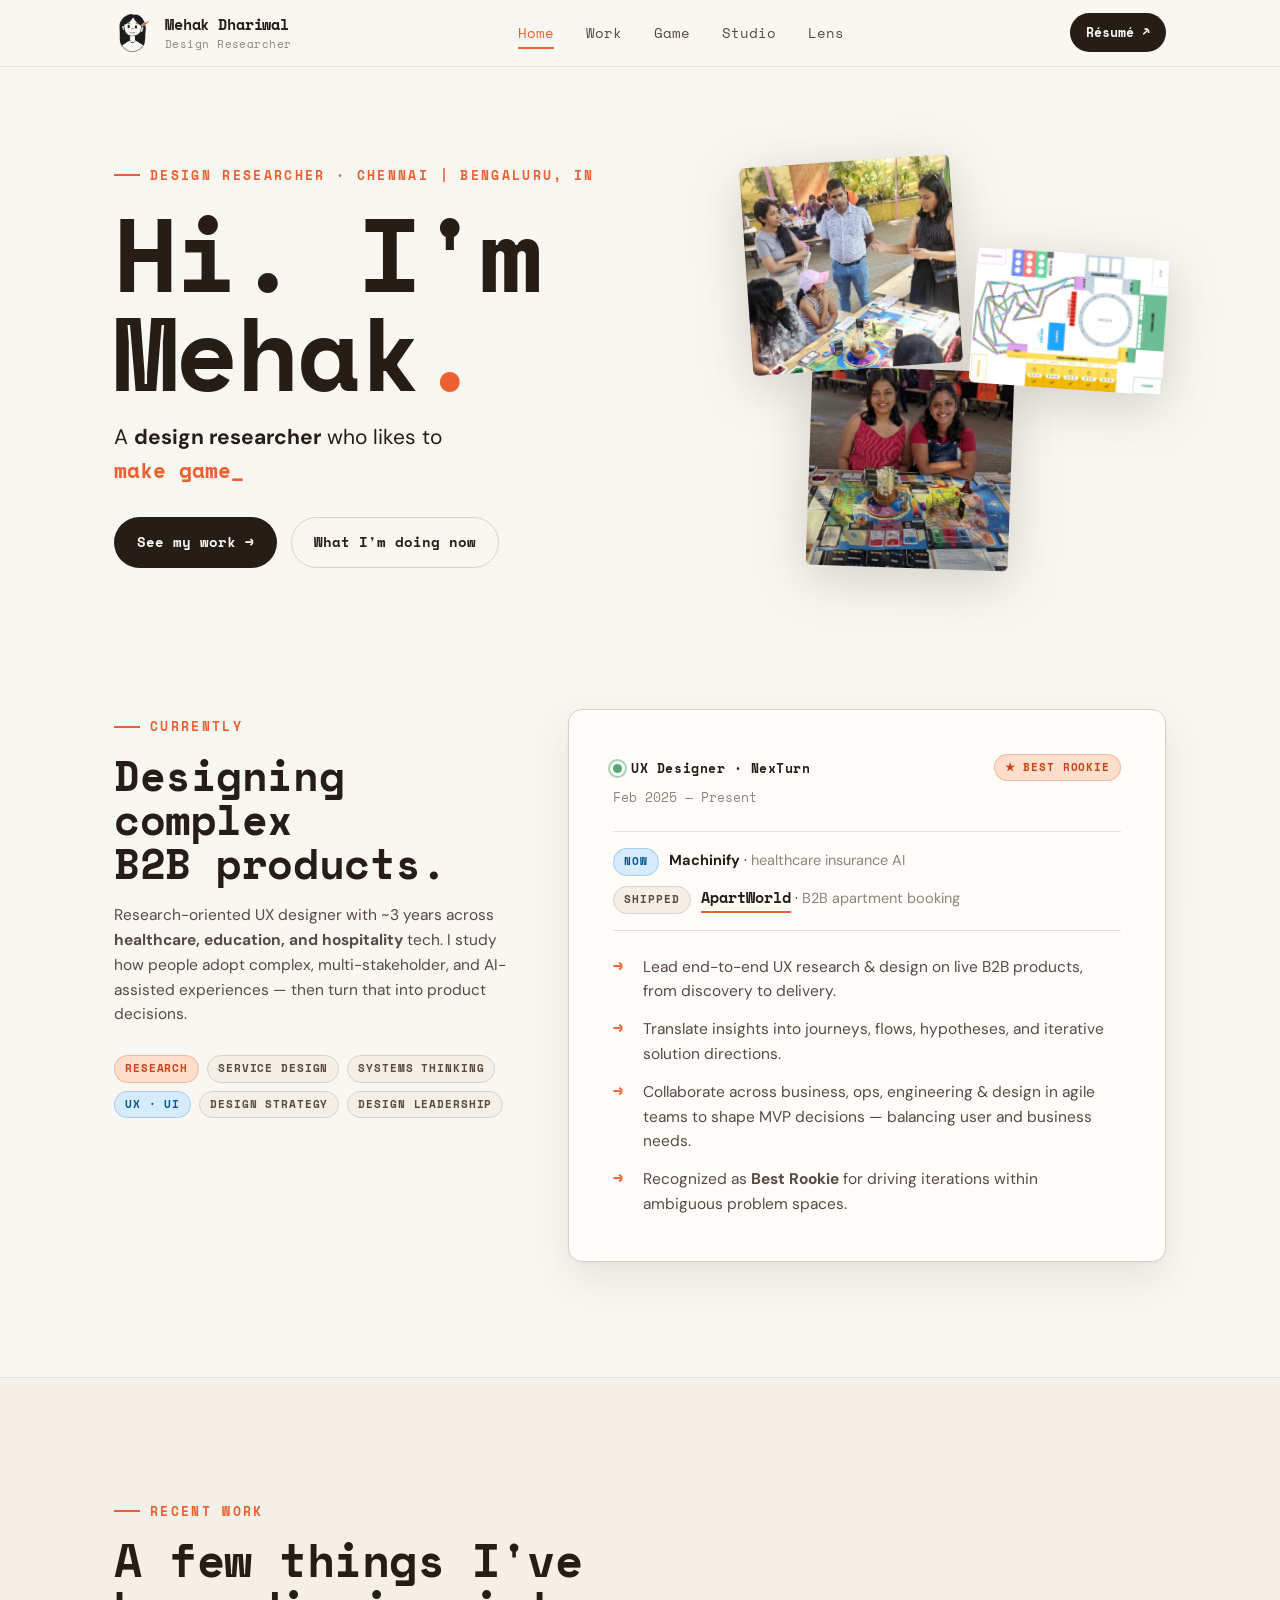
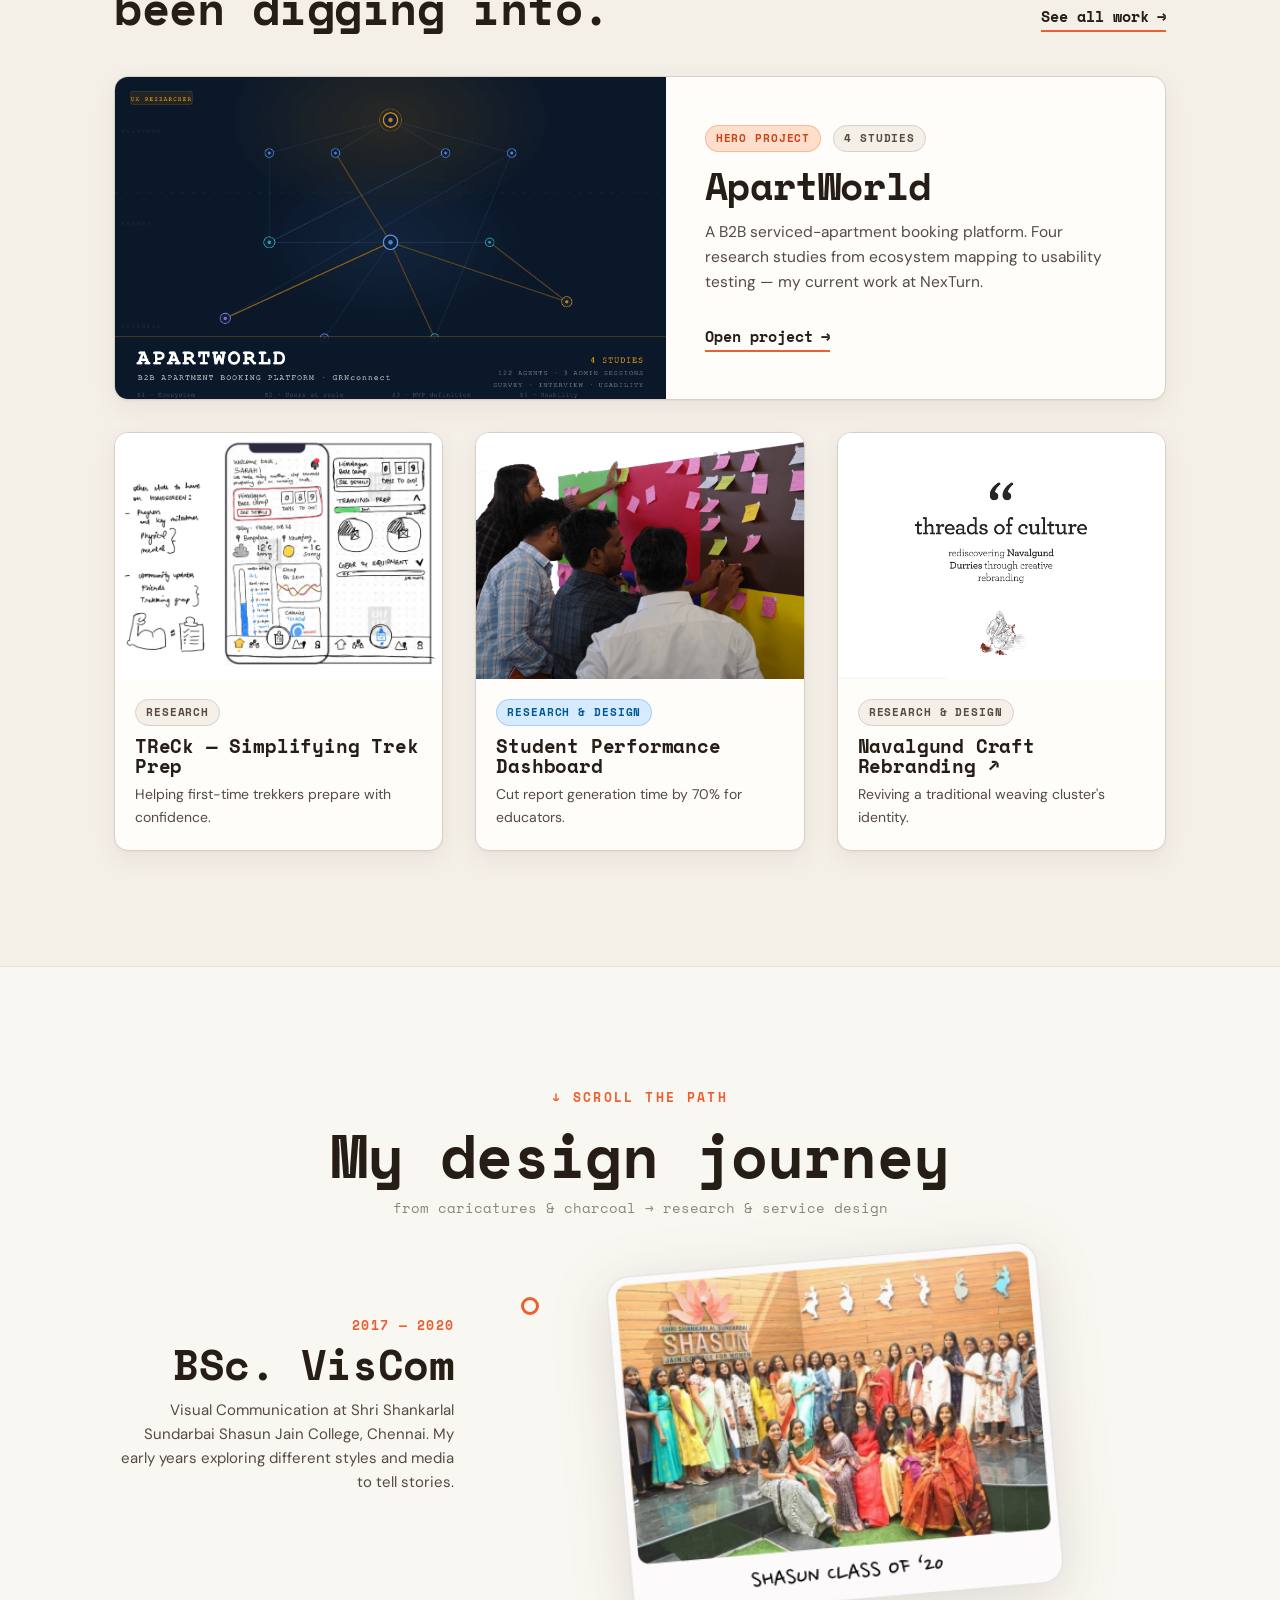
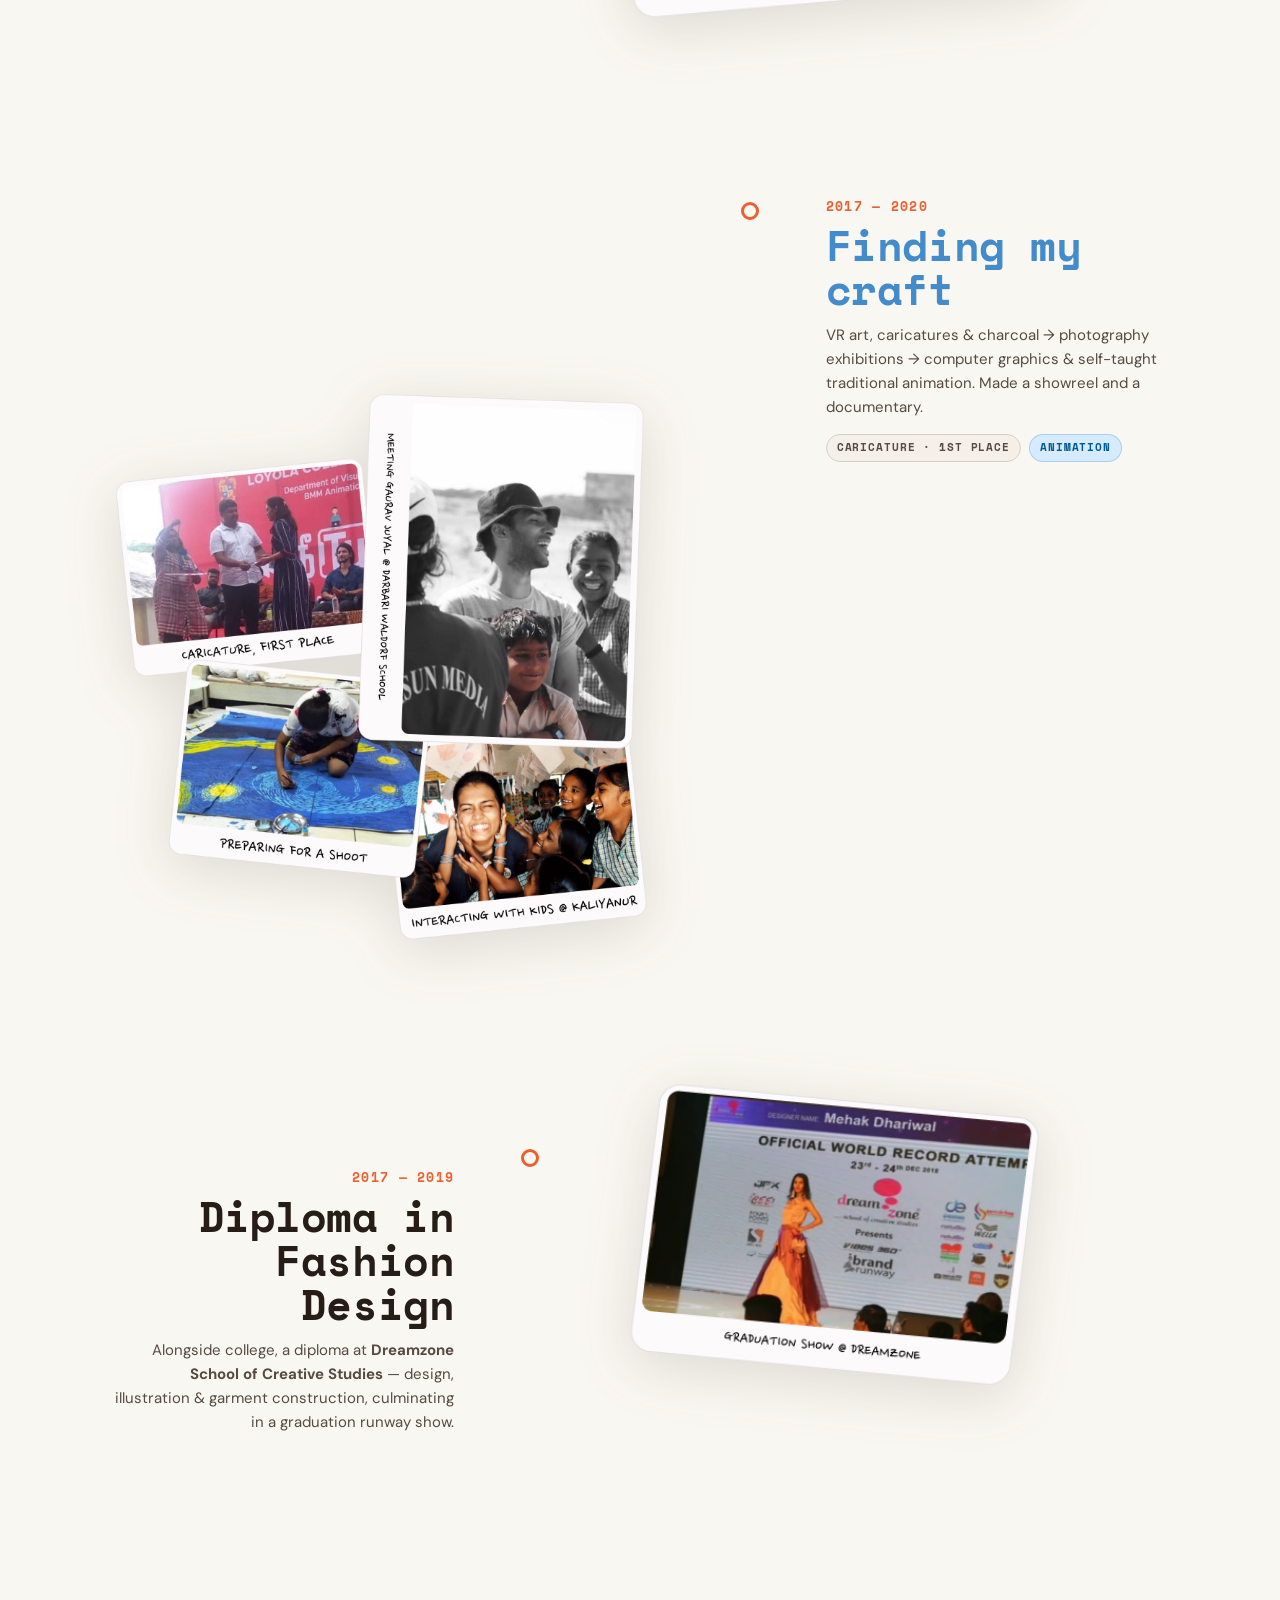
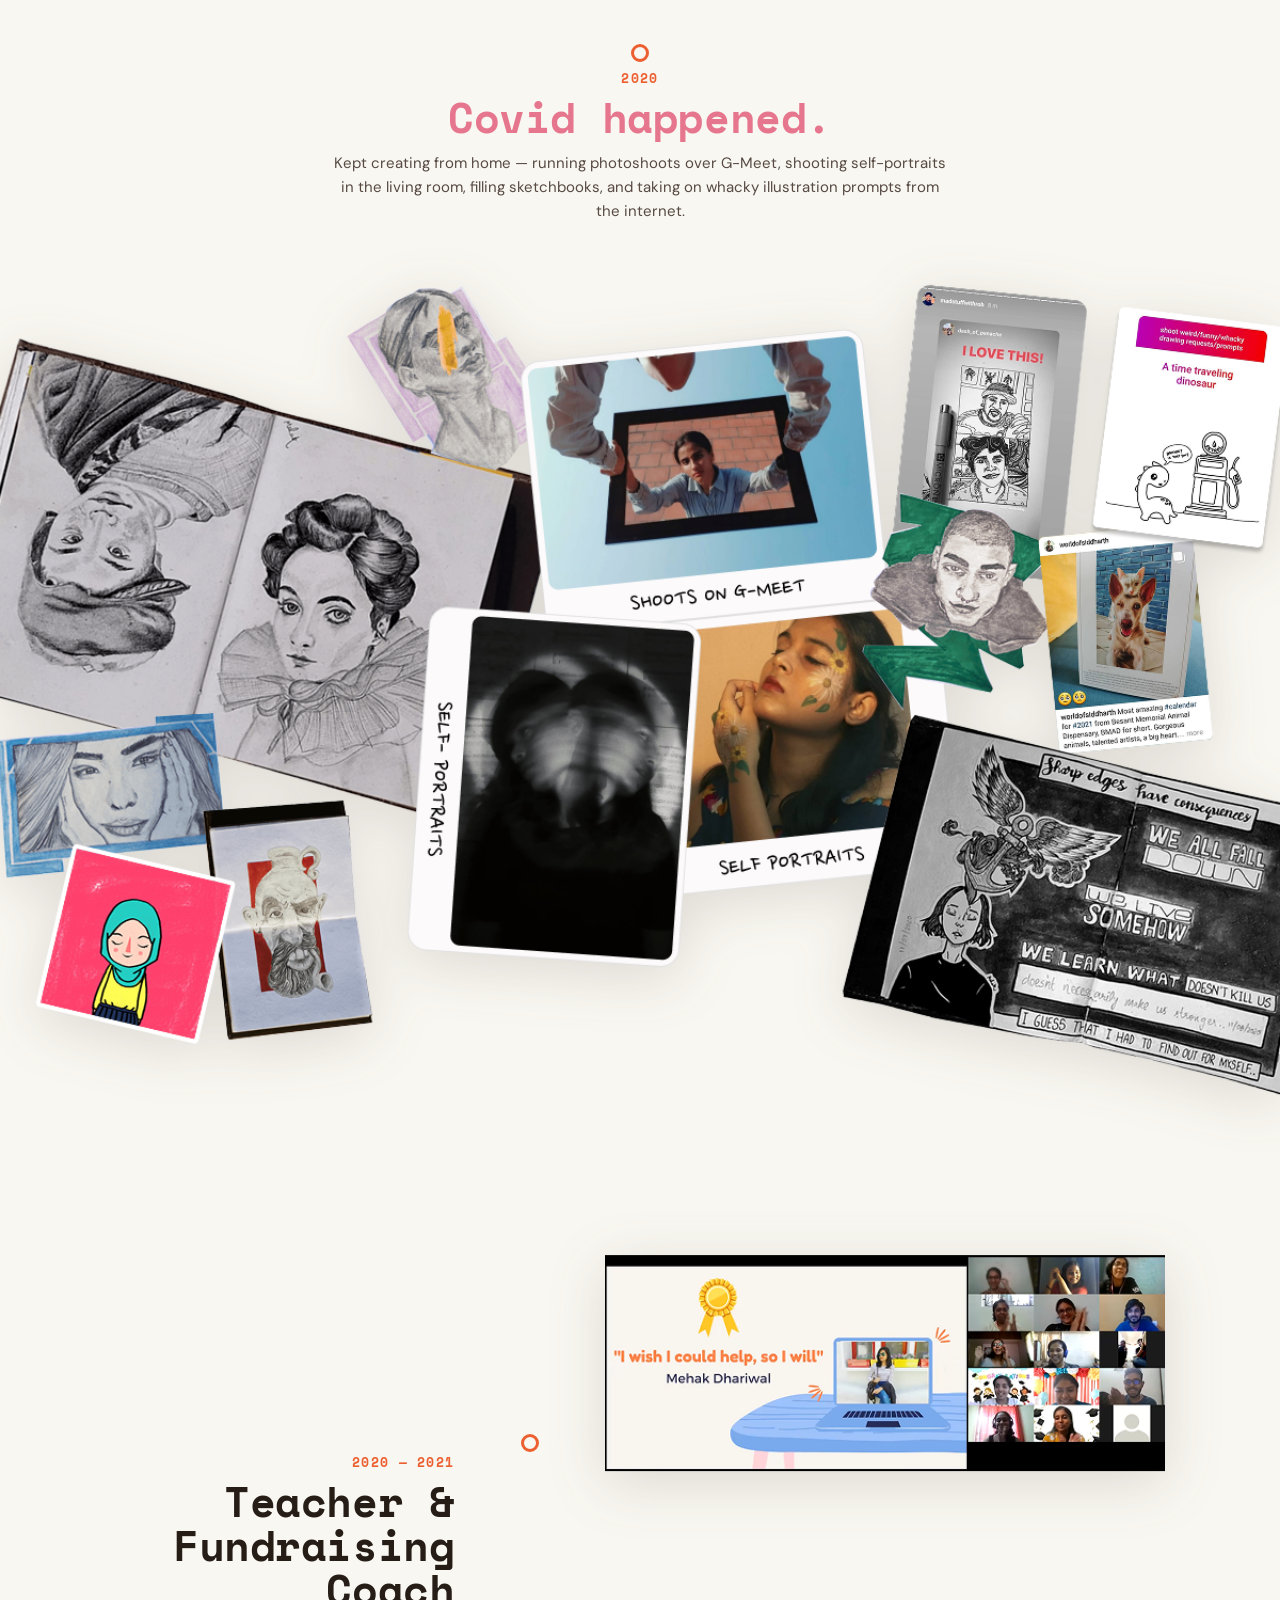
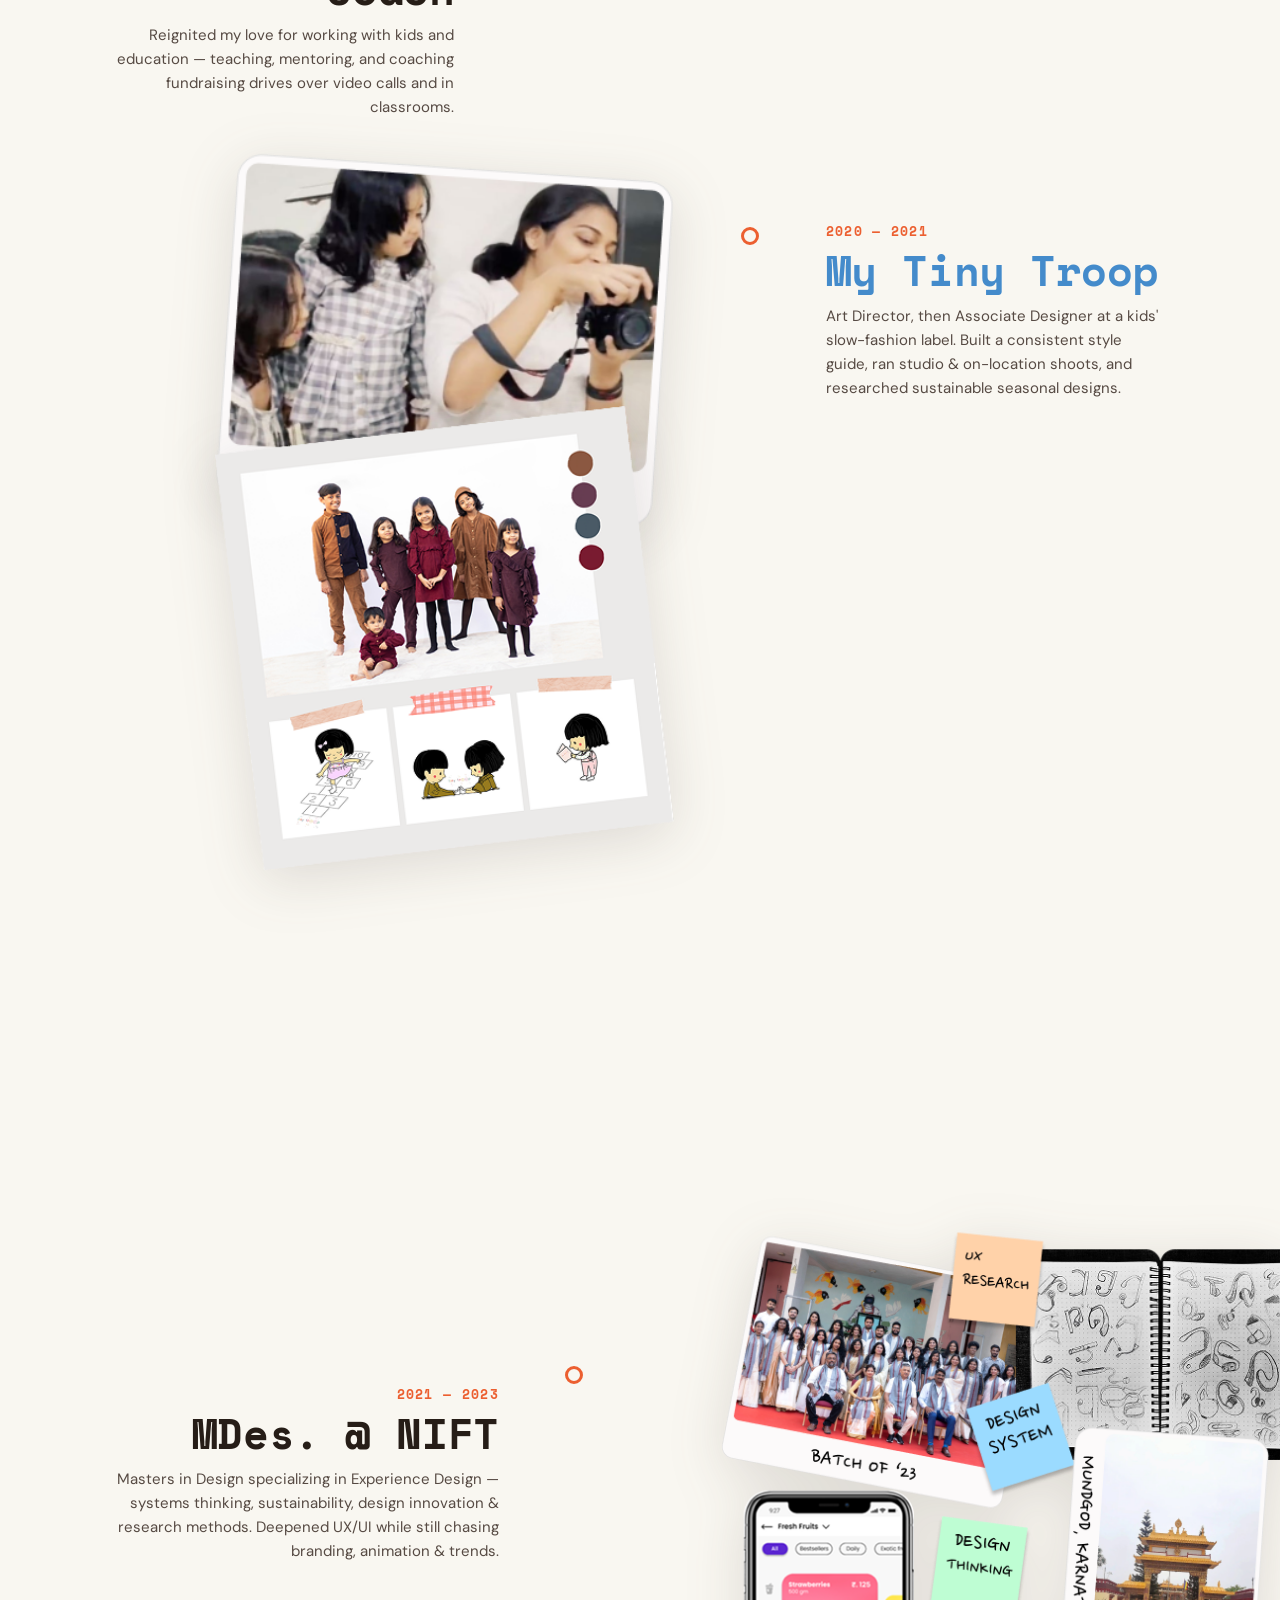
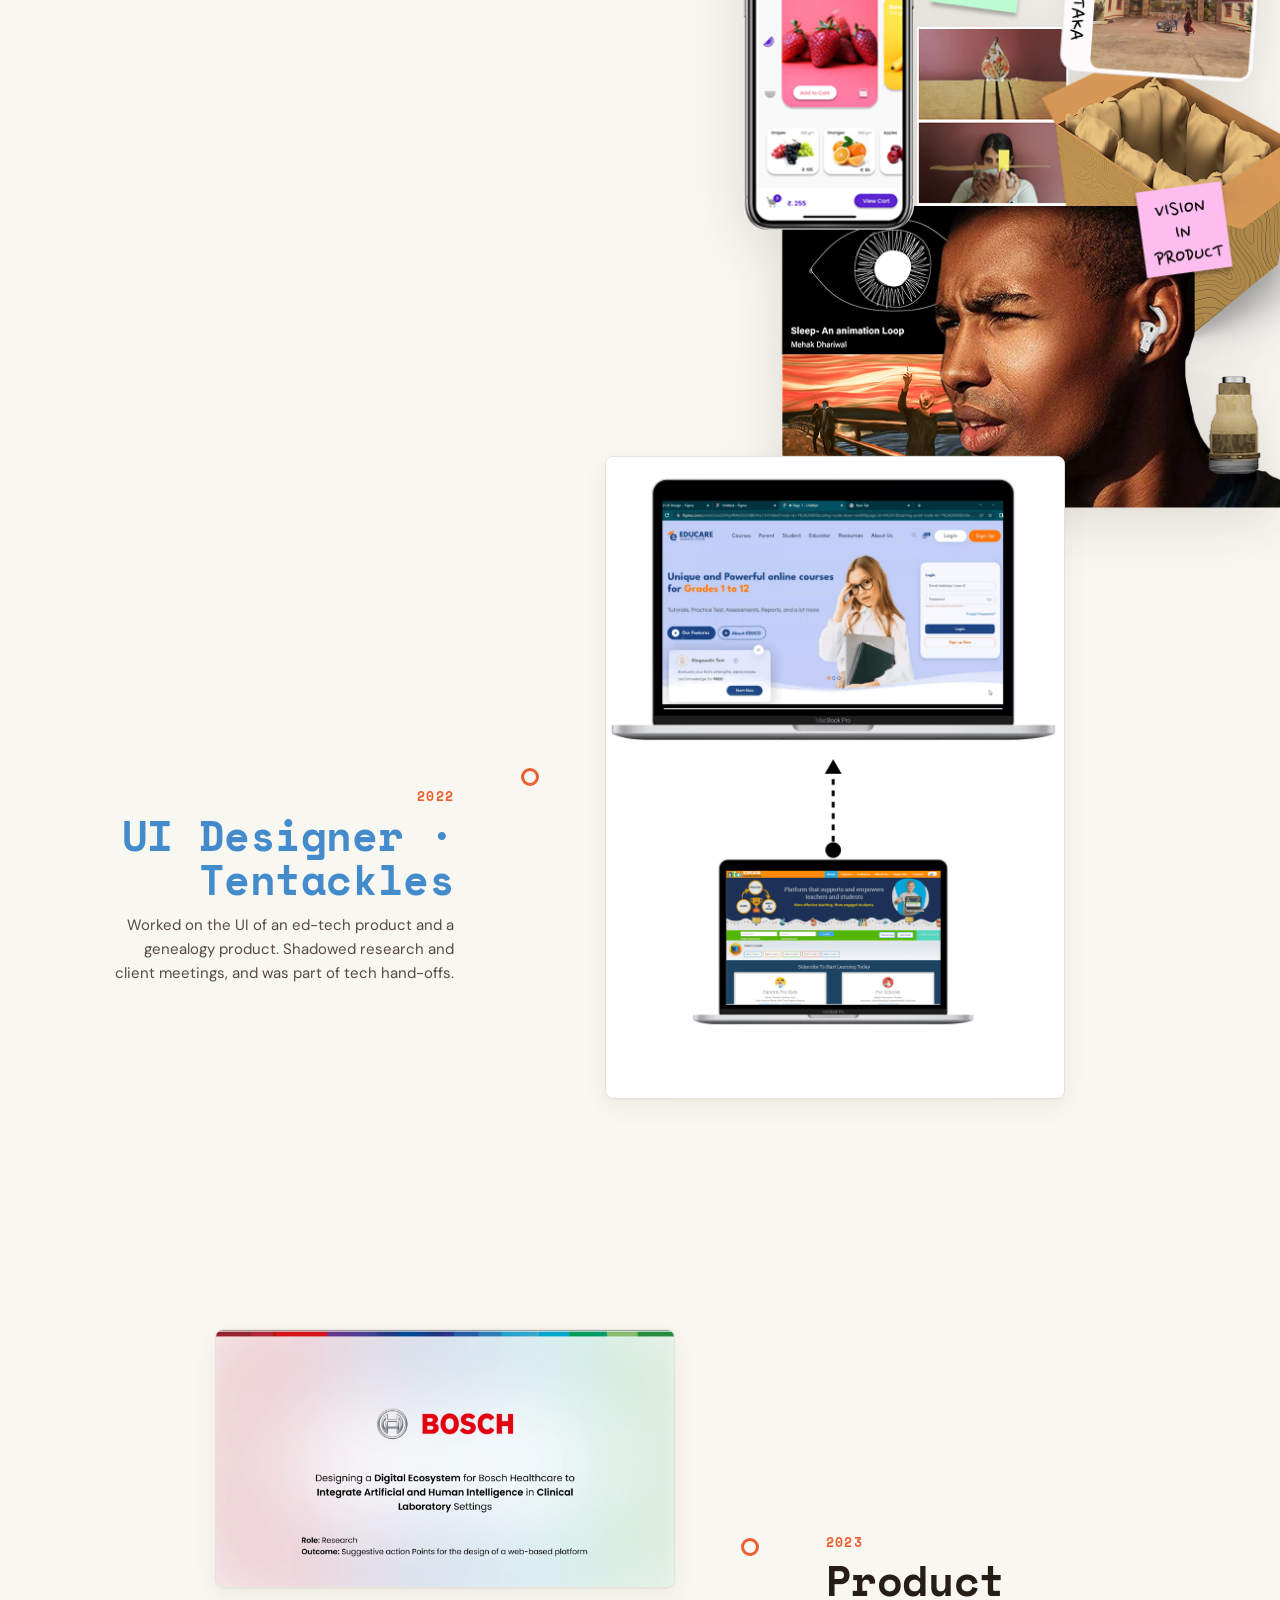
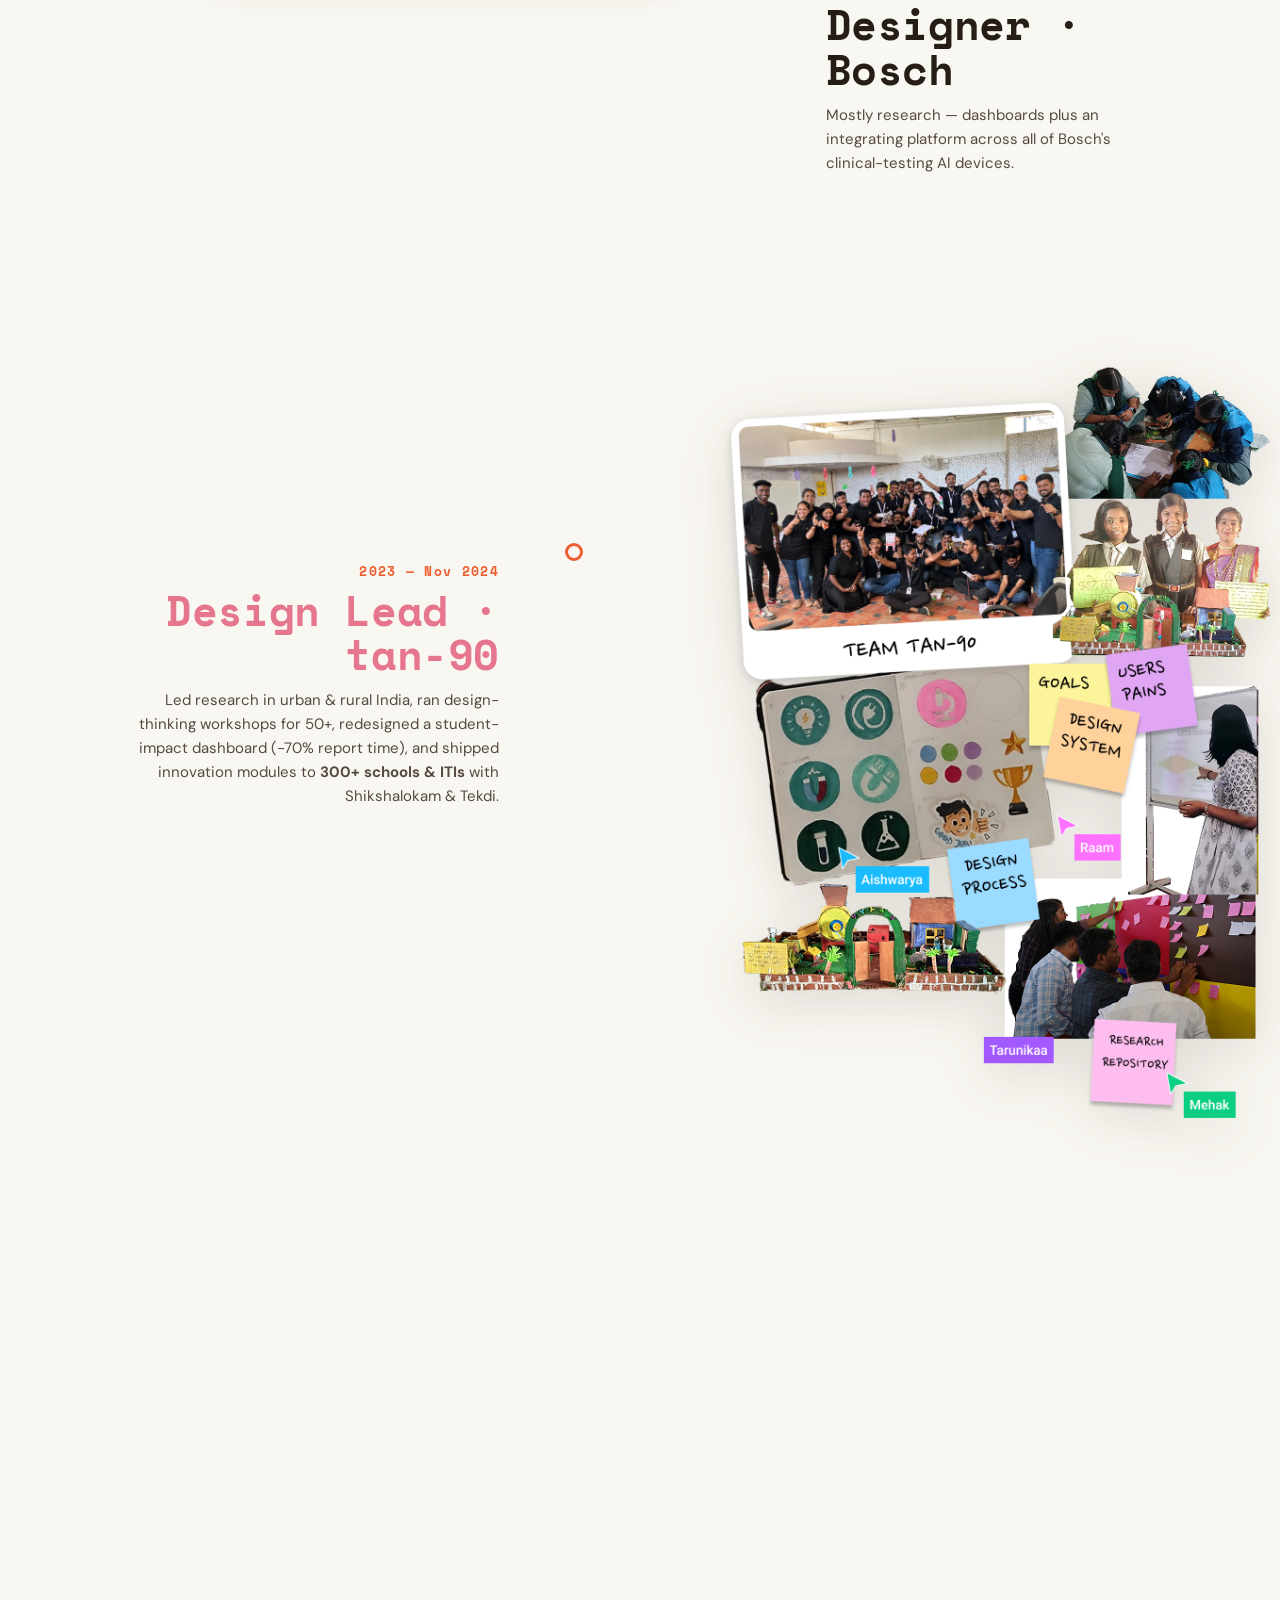
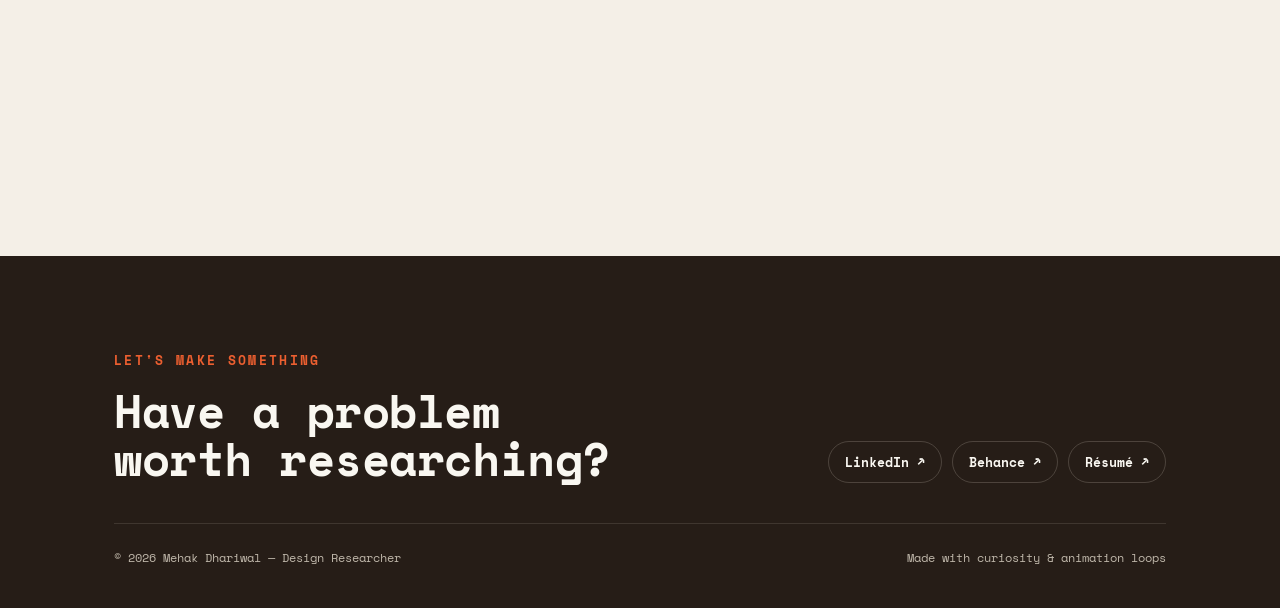
<file: index.html>
<!DOCTYPE html>
<html lang="en">
<head>
<meta charset="UTF-8">
<meta name="viewport" content="width=device-width, initial-scale=1.0">
<script>document.documentElement.classList.add('js');</script>
<title>Mehak Dhariwal — Design Researcher</title>
<link rel="stylesheet" href="assets/styles.css">
</head>
<body data-screen-label="Home">

<!-- ============ NAV ============ -->
<header class="nav">
  <div class="nav-inner">
    <a class="brand" href="index.html">
      <span class="brand-mark"><img src="assets/img/avatar.png" alt="Mehak avatar"></span>
      <span class="brand-name">Mehak Dhariwal<small>Design Researcher</small></span>
    </a>
    <nav class="nav-links">
      <a href="index.html" class="active">Home</a>
      <a href="work.html">Work</a>
      <a href="game.html">Game</a>
      <a href="studio.html">Studio</a>
      <a href="lens.html">Lens</a>
    </nav>
    <a class="nav-cta" href="https://drive.google.com/file/d/1a9HaY3He2gnI_qAfb5jDq6JSyvHSNt8t/view?usp=sharing" target="_blank" rel="noopener">Résumé ↗</a>
    <button class="nav-toggle" aria-label="Menu"><span></span><span></span><span></span></button>
  </div>
</header>

<!-- ============ HERO ============ -->
<section class="section" style="padding-top:clamp(48px,7vw,86px); padding-bottom:clamp(40px,6vw,72px);">
  <div class="wrap">
    <div style="display:grid; grid-template-columns:1.15fr .85fr; gap:clamp(28px,5vw,64px); align-items:center;" class="hero-grid">
      <div>
        <span class="eyebrow reveal">DESIGN RESEARCHER · CHENNAI | BENGALURU, IN</span>
        <h1 class="hero-name reveal d1" style="margin-top:18px;">Hi. I'm<br>Mehak<span class="pop">.</span></h1>
        <p class="lede reveal d2" style="margin-top:20px; max-width:30ch;">
          A <strong>design researcher</strong> who likes to<br>
          <span data-typed="make|make games|make animation loops|make prints|travel|take pictures|read books|watch movies|cook AND eat!!" class="mono" style="color:var(--orange); font-weight:700;">make_</span>
        </p>
        <div class="row reveal d3" style="margin-top:30px; gap:14px;">
          <a class="btn btn-primary" href="work.html">See my work <span class="arr">→</span></a>
          <a class="btn btn-ghost" href="#currently">What I'm doing now</a>
        </div>
      </div>

      <!-- word-synced hero stage: a mini scrapbook cluster per word -->
      <div class="hero-stage reveal d2" aria-hidden="true">
        <!-- 0 make -->
        <figure class="hero-shot g-make">
          <img class="hc p1 pic" src="assets/img/sketchbook.png" alt="">
          <img class="hc p2 pic" src="assets/img/charcoal.png" alt="">
          <img class="hc p3 pic" src="assets/img/journal.png" alt="">
        </figure>
        <!-- 1 make games -->
        <figure class="hero-shot">
          <img class="hc p1 pic" src="assets/img/hero/game-present.jpg" alt="">
          <img class="hc p2 pic" src="assets/img/game-board-1.jpg" alt="">
          <img class="hc p3 pic" src="assets/img/hero/game-girls.jpg" alt="">
        </figure>
        <!-- 2 make animation loops: peacock left · watermelon · hand-eye (tall) right -->
        <figure class="hero-shot g-loops">
          <img class="hc p1 pic" src="assets/img/hero/loop-peacock.gif" alt="">
          <img class="hc p2 pic" src="assets/img/hero/loop-watermelon.gif" alt="">
          <img class="hc p3 pic" src="assets/img/hero/loop-hand.gif" alt="">
        </figure>
        <!-- 3 make prints: framed cyanotypes (held) -->
        <figure class="hero-shot g-prints">
          <img class="hc p1 pic" src="assets/img/hero/cam-flower.jpg" alt="">
          <img class="hc p2 pic" src="assets/img/hero/cyan-alley.jpg" alt="">
          <img class="hc p3 pic" src="assets/img/hero/cyan-boat.gif" alt="">
        </figure>
        <!-- 4 travel -->
        <figure class="hero-shot g-travel">
          <img class="hc p1 pic" src="assets/img/hero/travel-chembra.png" alt="">
          <img class="hc p2 pic" src="assets/img/hero/travel-hill.png" alt="">
          <img class="hc p3 pic" src="assets/img/hero/travel-bombay.gif" alt="">
        </figure>
        <!-- 5 take pictures: cameras -->
        <figure class="hero-shot g-cams">
          <img class="hc p1 pic" src="assets/img/hero/cam-saree.jpg" alt="">
          <img class="hc p2 pic" src="assets/img/hero/book-manto.jpg" alt="">
          <img class="hc p3 pic" src="assets/img/hero/cam-mosaic.jpg" alt="">
        </figure>
        <!-- 6 read books: bedsheet figure anchor + book cutouts framing it -->
        <figure class="hero-shot g-books">
          <img class="hc p1 cut" src="assets/img/hero/book-ghost.png" alt="">
          <img class="hc p2 cut" src="assets/img/hero/book-gamification.png" alt="">
          <img class="hc p3 cut" src="assets/img/hero/book-acts-cut.png" alt="">
          <img class="hc p4 cut" src="assets/img/hero/book-manto-cut.png" alt="">
          <img class="hc p5 pic" src="assets/img/hero/book-eleanor.png" alt="">
        </figure>
        <!-- 7 watch movies -->
        <figure class="hero-shot">
          <img class="hc center pic" src="assets/img/hero/cinema.png" alt="">
        </figure>
        <!-- 8 cook AND eat!! -->
        <figure class="hero-shot g-eat">
          <img class="hc p1 cut" src="assets/img/hero/eat-pasta.png" alt="">
          <img class="hc p2 cut" src="assets/img/hero/sushi-cut.png" alt="">
        </figure>
      </div>
    </div>
  </div>
</section>

<!-- ============ CURRENTLY ============ -->
<section class="section" id="currently" style="padding-top:clamp(40px,6vw,64px);">
  <div class="wrap">
    <div style="display:grid; grid-template-columns: .8fr 1.2fr; gap:clamp(28px,5vw,56px); align-items:start;" class="now-grid">
      <div class="reveal">
        <span class="eyebrow">Currently</span>
        <h2 style="font-size:clamp(28px,4vw,42px); margin-top:16px;">Designing complex<br>B2B products.</h2>
        <p style="margin-top:18px; font-size:15.5px;">
          Research-oriented UX designer with ~3 years across <strong>healthcare, education, and hospitality</strong> tech.
          I study how people adopt complex, multi-stakeholder, and AI-assisted experiences — then turn that into product decisions.
        </p>
        <div class="chip-list mt-m" style="justify-content:flex-start;">
          <span class="tag o">Research</span><span class="tag">Service Design</span>
          <span class="tag">Systems Thinking</span><span class="tag b">UX · UI</span>
          <span class="tag">Design Strategy</span><span class="tag">Design Leadership</span>
        </div>
      </div>

      <div class="now-card reveal d2">
        <div class="row" style="justify-content:space-between; align-items:flex-start;">
          <div>
            <span class="status-pill"><span class="pulse-dot"></span> UX Designer · NexTurn</span>
            <div class="mono dim" style="font-size:13px; margin-top:6px;">Feb 2025 — Present</div>
          </div>
          <span class="tag o">★ Best Rookie</span>
        </div>

        <div style="display:grid; gap:10px; padding:16px 0; border-top:1px solid var(--line-soft); border-bottom:1px solid var(--line-soft);">
          <div class="row" style="gap:10px; align-items:baseline; flex-wrap:nowrap;">
            <span class="tag b" style="flex:none;">Now</span>
            <span style="font-size:14.5px;"><strong>Machinify</strong> &middot; <span class="dim">healthcare insurance AI</span></span>
          </div>
          <div class="row" style="gap:10px; align-items:baseline; flex-wrap:nowrap;">
            <span class="tag" style="flex:none;">Shipped</span>
            <span style="font-size:14.5px;"><a href="apartworld.html" class="textlink" style="font-size:14.5px;">ApartWorld</a> &middot; <span class="dim">B2B apartment booking</span></span>
          </div>
        </div>

        <ul class="ticks">
          <li>Lead end-to-end UX research &amp; design on live B2B products, from discovery to delivery.</li>
          <li>Translate insights into journeys, flows, hypotheses, and iterative solution directions.</li>
          <li>Collaborate across business, ops, engineering &amp; design in agile teams to shape MVP decisions — balancing user and business needs.</li>
          <li>Recognized as <strong>Best Rookie</strong> for driving iterations within ambiguous problem spaces.</li>
        </ul>
      </div>
    </div>
  </div>
</section>

<!-- ============ SELECTED WORK ============ -->
<section class="section" style="background:var(--paper-2); border-top:1px solid var(--line-soft); border-bottom:1px solid var(--line-soft);">
  <div class="wrap">
    <div class="row reveal" style="justify-content:space-between; align-items:flex-end; margin-bottom:clamp(28px,4vw,44px);">
      <div>
        <span class="eyebrow">Recent Work</span>
        <h2 style="font-size:clamp(28px,4.4vw,46px); margin-top:14px;">A few things I've<br>been digging into.</h2>
      </div>
      <a class="textlink" href="work.html">See all work <span>→</span></a>
    </div>

    <div class="grid cols-2 reveal d1" style="margin-bottom:var(--gap);">
      <!-- hero feature -->
      <a class="card" href="apartworld.html" style="grid-column:1 / -1; display:grid; grid-template-columns:1.05fr .95fr;">
        <div style="min-height:300px; overflow:hidden;">
          <img src="assets/img/aw/overview.png" alt="ApartWorld — B2B apartment booking platform" style="display:block; width:100%; height:100%; object-fit:cover;">
        </div>
        <div style="padding:clamp(24px,3vw,40px); display:flex; flex-direction:column; justify-content:center; gap:14px;">
          <div class="row"><span class="tag o">Hero Project</span><span class="tag">4 studies</span></div>
          <h3 style="font-size:clamp(26px,3.2vw,38px);">ApartWorld</h3>
          <p style="font-size:15.5px;">A B2B serviced-apartment booking platform. Four research studies from ecosystem mapping to usability testing — my current work at NexTurn.</p>
          <span class="textlink" style="align-self:flex-start;">Open project <span>→</span></span>
        </div>
      </a>
    </div>

    <div class="grid cols-3 reveal d2">
      <a class="card" href="treck.html">
        <img class="shot" src="assets/img/treck/sketch-2.webp" alt="TReCk trek-prep app sketch">
        <div style="padding:18px 20px 22px;">
          <span class="tag">Research</span>
          <h4 style="font-size:19px; margin:11px 0 6px;">TReCk — Simplifying Trek Prep</h4>
          <p style="font-size:14px;">Helping first-time trekkers prepare with confidence.</p>
        </div>
      </a>
      <a class="card" href="tan90.html">
        <img class="shot" src="assets/img/tan90-audit.png" alt="Tan90 student dashboard redesign">
        <div style="padding:18px 20px 22px;">
          <span class="tag b">Research &amp; Design</span>
          <h4 style="font-size:19px; margin:11px 0 6px;">Student Performance Dashboard</h4>
          <p style="font-size:14px;">Cut report generation time by 70% for educators.</p>
        </div>
      </a>
      <a class="card" href="https://www.behance.net/gallery/171537929/Creative-Rebranding-Navalgund-Craft-Cluster" target="_blank" rel="noopener">
        <img class="shot" src="assets/img/behance/navalgund.png" alt="Threads of Culture — Navalgund Durries rebranding">
        <div style="padding:18px 20px 22px;">
          <span class="tag">Research &amp; Design</span>
          <h4 style="font-size:19px; margin:11px 0 6px;">Navalgund Craft Rebranding ↗</h4>
          <p style="font-size:14px;">Reviving a traditional weaving cluster's identity.</p>
        </div>
      </a>
    </div>
  </div>
</section>

<!-- ============ DESIGN JOURNEY ============ -->
<section class="section journey" data-journey>
  <div class="wrap">
    <div class="center reveal" style="margin-bottom:clamp(40px,6vw,72px);">
      <span class="eyebrow no-rule">↓ scroll the path</span>
      <h2 style="font-size:clamp(32px,6vw,60px); margin-top:14px;">My design journey</h2>
      <p class="dim mono" style="font-size:14px; margin-top:10px;">from caricatures &amp; charcoal → research &amp; service design</p>
    </div>

    <!-- winding dotted path -->
    <svg class="journey-path" viewBox="0 0 1200 4200" preserveAspectRatio="none" aria-hidden="true">
      <path d="M600 0
        C 820 220, 820 460, 600 600
        C 380 740, 380 980, 600 1120
        C 820 1260, 820 1500, 600 1640
        C 380 1780, 380 2020, 600 2160
        C 820 2300, 820 2540, 600 2680
        C 380 2820, 380 3060, 600 3200
        C 820 3340, 820 3580, 600 3720
        C 380 3860, 380 4080, 600 4200" />
    </svg>

    <div class="journey-inner">

      <!-- 1 -->
      <div class="milestone reveal">
        <div class="node"></div>
        <div class="m-body">
          <div class="m-year">2017 — 2020</div>
          <h3 class="m-title">BSc. VisCom</h3>
          <p>Visual Communication at Shri Shankarlal Sundarbai Shasun Jain College, Chennai. My early years exploring different styles and media to tell stories.</p>
        </div>
        <div class="m-media">
          <div class="collage-wrap m"><img class="collage rot-r1" data-float="0.03" src="assets/img/journey/shasun.png" alt="Shasun Jain College class of 2020"></div>
        </div>
      </div>

      <!-- 2 -->
      <div class="milestone flip reveal">
        <div class="node"></div>
        <div class="m-body">
          <div class="m-year">2017 — 2020</div>
          <h3 class="m-title alt">Finding my craft</h3>
          <p>VR art, caricatures &amp; charcoal → photography exhibitions → computer graphics &amp; self-taught traditional animation. Made a showreel and a documentary.</p>
          <div class="chip-list mt-s"><span class="tag">Caricature · 1st place</span><span class="tag b">Animation</span></div>
        </div>
        <div class="m-media">
          <div class="collage-wrap l"><img class="collage" data-float="0.03" src="assets/img/journey/craft-collage.png" alt="College-era collage — caricature first place, meeting Gaurav Juyal on a documentary shoot, preparing a hand-painted backdrop, and interacting with kids at Kaliyanur"></div>
        </div>
      </div>

      <!-- 3 — fashion diploma -->
      <div class="milestone reveal">
        <div class="node"></div>
        <div class="m-body">
          <div class="m-year">2017 — 2019</div>
          <h3 class="m-title">Diploma in Fashion Design</h3>
          <p>Alongside college, a diploma at <strong>Dreamzone School of Creative Studies</strong> — design, illustration &amp; garment construction, culminating in a graduation runway show.</p>
        </div>
        <div class="m-media">
          <div class="collage-wrap m"><img class="collage rot-r1" data-float="0.03" src="assets/img/journey/dreamzone.png" alt="Mehak's design walking the Dreamzone graduation show runway, 2018"></div>
        </div>
      </div>

      <!-- 4 -->
      <div class="milestone wide reveal">
        <div class="node"></div>
        <div class="m-body">
          <div class="m-year">2020</div>
          <h3 class="m-title pink">Covid happened.</h3>
          <p>Kept creating from home — running photoshoots over G-Meet, shooting self-portraits in the living room, filling sketchbooks, and taking on whacky illustration prompts from the internet.</p>
        </div>
        <div class="m-media">
          <div class="collage-wrap hero"><img class="collage" data-float="0.02" src="assets/img/journey/covid.png" alt="A collage of charcoal portraits, self-portrait photography, G-Meet shoots and illustration prompts made during lockdown"></div>
        </div>
      </div>

      <!-- 4 -->
      <div class="milestone reveal">
        <div class="node"></div>
        <div class="m-body">
          <div class="m-year">2020 — 2021</div>
          <h3 class="m-title">Teacher &amp; Fundraising Coach</h3>
          <p>Reignited my love for working with kids and education — teaching, mentoring, and coaching fundraising drives over video calls and in classrooms.</p>
        </div>
        <div class="m-media">
          <div class="collage-wrap l"><img class="collage rot-r1" data-float="0.035" src="assets/img/journey/uandi.png" alt="Fundraising session over video call — &quot;I wish I could help, so I will&quot;"></div>
        </div>
      </div>

      <!-- 5 -->
      <div class="milestone flip reveal">
        <div class="node"></div>
        <div class="m-body">
          <div class="m-year">2020 — 2021</div>
          <h3 class="m-title alt">My Tiny Troop</h3>
          <p>Art Director, then Associate Designer at a kids' slow-fashion label. Built a consistent style guide, ran studio &amp; on-location shoots, and researched sustainable seasonal designs.</p>
        </div>
        <div class="m-media">
          <div class="collage-wrap m"><img class="collage rot-l1" data-float="0.04" src="assets/img/journey/troop1.png" alt="Photographing a young model on a Tiny Troop shoot"></div>
          <div class="collage-wrap m"><img class="collage rot-r1" data-float="0.06" src="assets/img/journey/troop2.png" alt="Tiny Troop kids fashion campaign with accompanying illustrations"></div>
        </div>
      </div>

      <!-- 6 -->
      <div class="milestone reveal bleed-r">
        <div class="node"></div>
        <div class="m-body">
          <div class="m-year">2021 — 2023</div>
          <h3 class="m-title">MDes. @ NIFT</h3>
          <p>Masters in Design specializing in Experience Design — systems thinking, sustainability, design innovation &amp; research methods. Deepened UX/UI while still chasing branding, animation &amp; trends.</p>
        </div>
        <div class="m-media">
          <div class="collage-wrap l"><img class="collage" data-float="0.02" src="assets/img/journey/nift.png" alt="NIFT collage — batch of '23, sketchbook studies, a fresh-fruits app concept, Mundgod field trip and product-vision work"></div>
        </div>
      </div>

      <!-- 7 -->
      <div class="milestone reveal">
        <div class="node"></div>
        <div class="m-body">
          <div class="m-year">2022</div>
          <h3 class="m-title alt">UI Designer · Tentackles</h3>
          <p>Worked on the UI of an ed-tech product and a genealogy product. Shadowed research and client meetings, and was part of tech hand-offs.</p>
        </div>
        <div class="m-media">
          <div class="collage-wrap m"><img class="shot-plain" data-float="0.04" src="assets/img/edtech.png" alt="Ed-tech UI before and after"></div>
        </div>
      </div>

      <!-- 8 -->
      <div class="milestone flip reveal">
        <div class="node"></div>
        <div class="m-body">
          <div class="m-year">2023</div>
          <h3 class="m-title">Product Designer · Bosch</h3>
          <p>Mostly research — dashboards plus an integrating platform across all of Bosch's clinical-testing AI devices.</p>
        </div>
        <div class="m-media">
          <div class="collage-wrap m"><img class="shot-plain" data-float="0.05" src="assets/img/behance/bosch.png" alt="Bosch Healthcare project"></div>
        </div>
      </div>

      <!-- 9 -->
      <div class="milestone reveal bleed-r">
        <div class="node"></div>
        <div class="m-body">
          <div class="m-year">2023 — Nov 2024</div>
          <h3 class="m-title pink">Design Lead · tan-90</h3>
          <p>Led research in urban &amp; rural India, ran design-thinking workshops for 50+, redesigned a student-impact dashboard (−70% report time), and shipped innovation modules to <strong>300+ schools &amp; ITIs</strong> with Shikshalokam &amp; Tekdi.</p>
        </div>
        <div class="m-media">
          <div class="collage-wrap l"><img class="collage" data-float="0.02" src="assets/img/journey/tan90.png" alt="tan-90 collage — team photo, design-process board, school field research and a research repository wall"></div>
        </div>
      </div>

      <!-- 10 — board game (side venture) -->
      <div class="milestone reveal">
        <div class="node"></div>
        <div class="m-body">
          <div class="m-year">Sept 2024 — Now</div>
          <h3 class="m-title alt">Board Game Design</h3>
          <p>Designing <strong>Just a Bowl</strong> from scratch — mechanics, systems &amp; play-testing — the seed of <strong>Straight Outta Dream</strong>, a tabletop studio it might grow into. Research and prototyping, but make it play.</p>
          <a class="textlink mt-s" href="game.html">Into the game <span>→</span></a>
        </div>
        <div class="m-media cluster">
          <div class="collage-wrap m"><img class="collage rot-r1" data-float="0.05" src="assets/img/journey/game2.png" alt="Friends playtesting the Just a Bowl board game"></div>
          <div class="collage-wrap s"><img class="collage rot-l1" data-float="0.03" src="assets/img/journey/game1.png" alt="Showing Just a Bowl at SAF Goa 2025"></div>
        </div>
      </div>

      <!-- 11 -->
      <div class="milestone flip reveal">
        <div class="node" style="border-color:var(--green); box-shadow:0 0 0 6px var(--paper), 0 0 0 9px oklch(0.66 0.11 155 / .25);"></div>
        <div class="m-body">
          <div class="m-year" style="color:var(--green);">Feb 2025 — Now</div>
          <h3 class="m-title">UX Designer · NexTurn</h3>
          <p>UX research &amp; design on live B2B products — shipped <strong>ApartWorld</strong> (serviced-apartment booking) and now working on <strong>Machinify</strong> (healthcare insurance AI). Recognised as <strong>Best Rookie</strong>. Still freelancing on the side.</p>
          <a class="textlink mt-s" href="work.html">See what I'm building <span>→</span></a>
        </div>
        <div class="m-media">
          <div class="collage-wrap s"><img class="collage rot-l1" data-float="0.04" src="assets/img/journey/nexturn.png" alt="NexTurn Best Rookie certificate of excellence"></div>
        </div>
      </div>

    </div>
  </div>
</section>

<!-- ============ TESTIMONIALS ============ -->
<section class="section" style="background:var(--paper-2); border-top:1px solid var(--line-soft);">
  <div class="wrap">
    <div class="center reveal" style="margin-bottom:clamp(32px,4vw,52px);">
      <span class="eyebrow no-rule">Kind words</span>
      <h2 style="font-size:clamp(28px,4.4vw,44px); margin-top:12px;">People I've worked with</h2>
    </div>

    <div class="tcar reveal" data-carousel>
      <div class="tcar-track">
        <figure class="card tcar-card" style="padding:clamp(24px,3vw,36px); margin:0;">
          <div class="mono" style="font-size:38px; line-height:1; color:var(--orange);">&ldquo;</div>
          <blockquote style="margin:8px 0 0; font-size:15.5px; color:var(--ink); line-height:1.6;">
            Mehak brings a research-driven and innovative mindset to UX, consistently exploring multiple ideas before converging on the best solution. Her commitment is not just to deliver, but to excel &mdash; ensuring quality and user clarity at every stage. She took on some of the most complex challenges at ApartWorld, laying the foundational design and research for the Booking journey. She kept discovery and delivery aligned by capturing and closing grooming decisions, and led customer conversations, translating insights into actionable outcomes. Optimistic, engaging, easy to work with &mdash; and an impressive designer.
          </blockquote>
          <figcaption class="mono" style="margin-top:20px; font-size:13px;">
            <strong>Vijayalakshmi Mohanty</strong><br><span class="dim">Technical Product Manager, NexTurn</span>
          </figcaption>
        </figure>
        <figure class="card tcar-card" style="padding:clamp(24px,3vw,36px); margin:0;">
          <div class="mono" style="font-size:38px; line-height:1; color:var(--blue);">&ldquo;</div>
          <blockquote style="margin:8px 0 0; font-size:15.5px; color:var(--ink); line-height:1.6;">
            I've worked with Mehak for over a year, and in one sentence: <strong>she's someone very easy to work with</strong>. She's a UX professional who's a step ahead in understanding and designing for better interaction &mdash; great articulation, a strong grasp of the functional side, and quick with solutions. I clearly remember the lengths she went to building stories for features that needed real research to define the user journeys around property search &amp; booking. As a solution consultant &amp; product enthusiast, she's a real asset a team can rely on.
          </blockquote>
          <figcaption class="mono" style="margin-top:20px; font-size:13px;">
            <strong>Deepakumar</strong><br><span class="dim">Lead Business Consultant, NexTurn</span>
          </figcaption>
        </figure>
        <figure class="card tcar-card" style="padding:clamp(24px,3vw,36px); margin:0;">
          <div class="mono" style="font-size:38px; line-height:1; color:var(--green);">&ldquo;</div>
          <blockquote style="margin:8px 0 0; font-size:16px; color:var(--ink); line-height:1.6;">
            Mehak has been an excellent contributor to the project over the last year. She consistently demonstrated strong research skills, professionalism, and integrity, delivering quality work and contributing positively to the team.
          </blockquote>
          <figcaption class="mono" style="margin-top:20px; font-size:13px;">
            <strong>Sajith Surendran</strong><br><span class="dim">UX Architect, NexTurn</span>
          </figcaption>
        </figure>
        <figure class="card tcar-card" style="padding:clamp(24px,3vw,36px); margin:0;">
          <div class="mono" style="font-size:38px; line-height:1; color:var(--green);">&ldquo;</div>
          <blockquote style="margin:8px 0 0; font-size:16px; color:var(--ink); line-height:1.6;">
            Mehak manages multiple projects simultaneously without compromising quality. With a strong understanding of product thinking, she asks insightful questions and consistently brings innovative ideas &mdash; a passionate, driven professional.
          </blockquote>
          <figcaption class="mono" style="margin-top:20px; font-size:13px;">
            <strong>Aishwarya Rastogi</strong><br><span class="dim">Solutions Lead, Shikshalokam</span>
          </figcaption>
        </figure>
        <figure class="card tcar-card" style="padding:clamp(24px,3vw,36px); margin:0;">
          <div class="mono" style="font-size:38px; line-height:1; color:var(--green);">&ldquo;</div>
          <blockquote style="margin:8px 0 0; font-size:16px; color:var(--ink); line-height:1.6;">
            An outstanding design lead. She demonstrates exceptional clarity in navigating complex situations and finds innovative solutions in ambiguous circumstances. Her collaborative approach elevates projects and fosters a positive team dynamic.
          </blockquote>
          <figcaption class="mono" style="margin-top:20px; font-size:13px;">
            <strong>Tarunikaa M</strong><br><span class="dim">Strategy Consultant, Grapdes</span>
          </figcaption>
        </figure>
        <figure class="card tcar-card" style="padding:clamp(24px,3vw,36px); margin:0;">
          <div class="mono" style="font-size:38px; line-height:1; color:var(--pink);">&ldquo;</div>
          <blockquote style="margin:8px 0 0; font-size:15.5px; color:var(--ink); line-height:1.6;">
            Mehak very quickly became an exceptional part of My Tiny Troop. She showed a strong passion for fashion &amp; photography and took on tasks with enthusiasm and professionalism. She contributed valuable ideas, worked well under pressure, and was a true asset to our team. I highly recommend her for any opportunities in the fashion industry and beyond!
          </blockquote>
          <figcaption class="mono" style="margin-top:20px; font-size:13px;">
            <strong>Samiksha Jain</strong><br><span class="dim">Founder, My Tiny Troop</span>
          </figcaption>
        </figure>
      </div>

      <div class="tcar-ctrl">
        <button class="tcar-btn" type="button" data-dir="-1" aria-label="Previous testimonials">&larr;</button>
        <div class="tcar-dots" role="tablist" aria-label="Testimonial pages"></div>
        <button class="tcar-btn" type="button" data-dir="1" aria-label="More testimonials">&rarr;</button>
      </div>
    </div>
  </div>
</section>

<!-- ============ FOOTER ============ -->
<footer class="foot">
  <div class="wrap">
    <div class="foot-top">
      <div>
        <span class="eyebrow no-rule" style="color:var(--orange);">Let's make something</span>
        <h2 style="margin-top:14px;">Have a problem<br>worth researching?</h2>
      </div>
      <div class="foot-socials">
        <a href="https://www.linkedin.com/in/mehak-dhariwal/" target="_blank" rel="noopener">LinkedIn ↗</a>
        <a href="https://www.behance.net/mehakdhariwal" target="_blank" rel="noopener">Behance ↗</a>
        <a href="https://drive.google.com/file/d/1a9HaY3He2gnI_qAfb5jDq6JSyvHSNt8t/view?usp=sharing" target="_blank" rel="noopener">Résumé ↗</a>
      </div>
    </div>
    <div class="foot-bottom">
      <span>© 2026 Mehak Dhariwal — Design Researcher</span>
      <span>Made with curiosity &amp; animation loops</span>
    </div>
  </div>
</footer>

<script src="assets/site.js"></script>
</body>
</html>
</file>
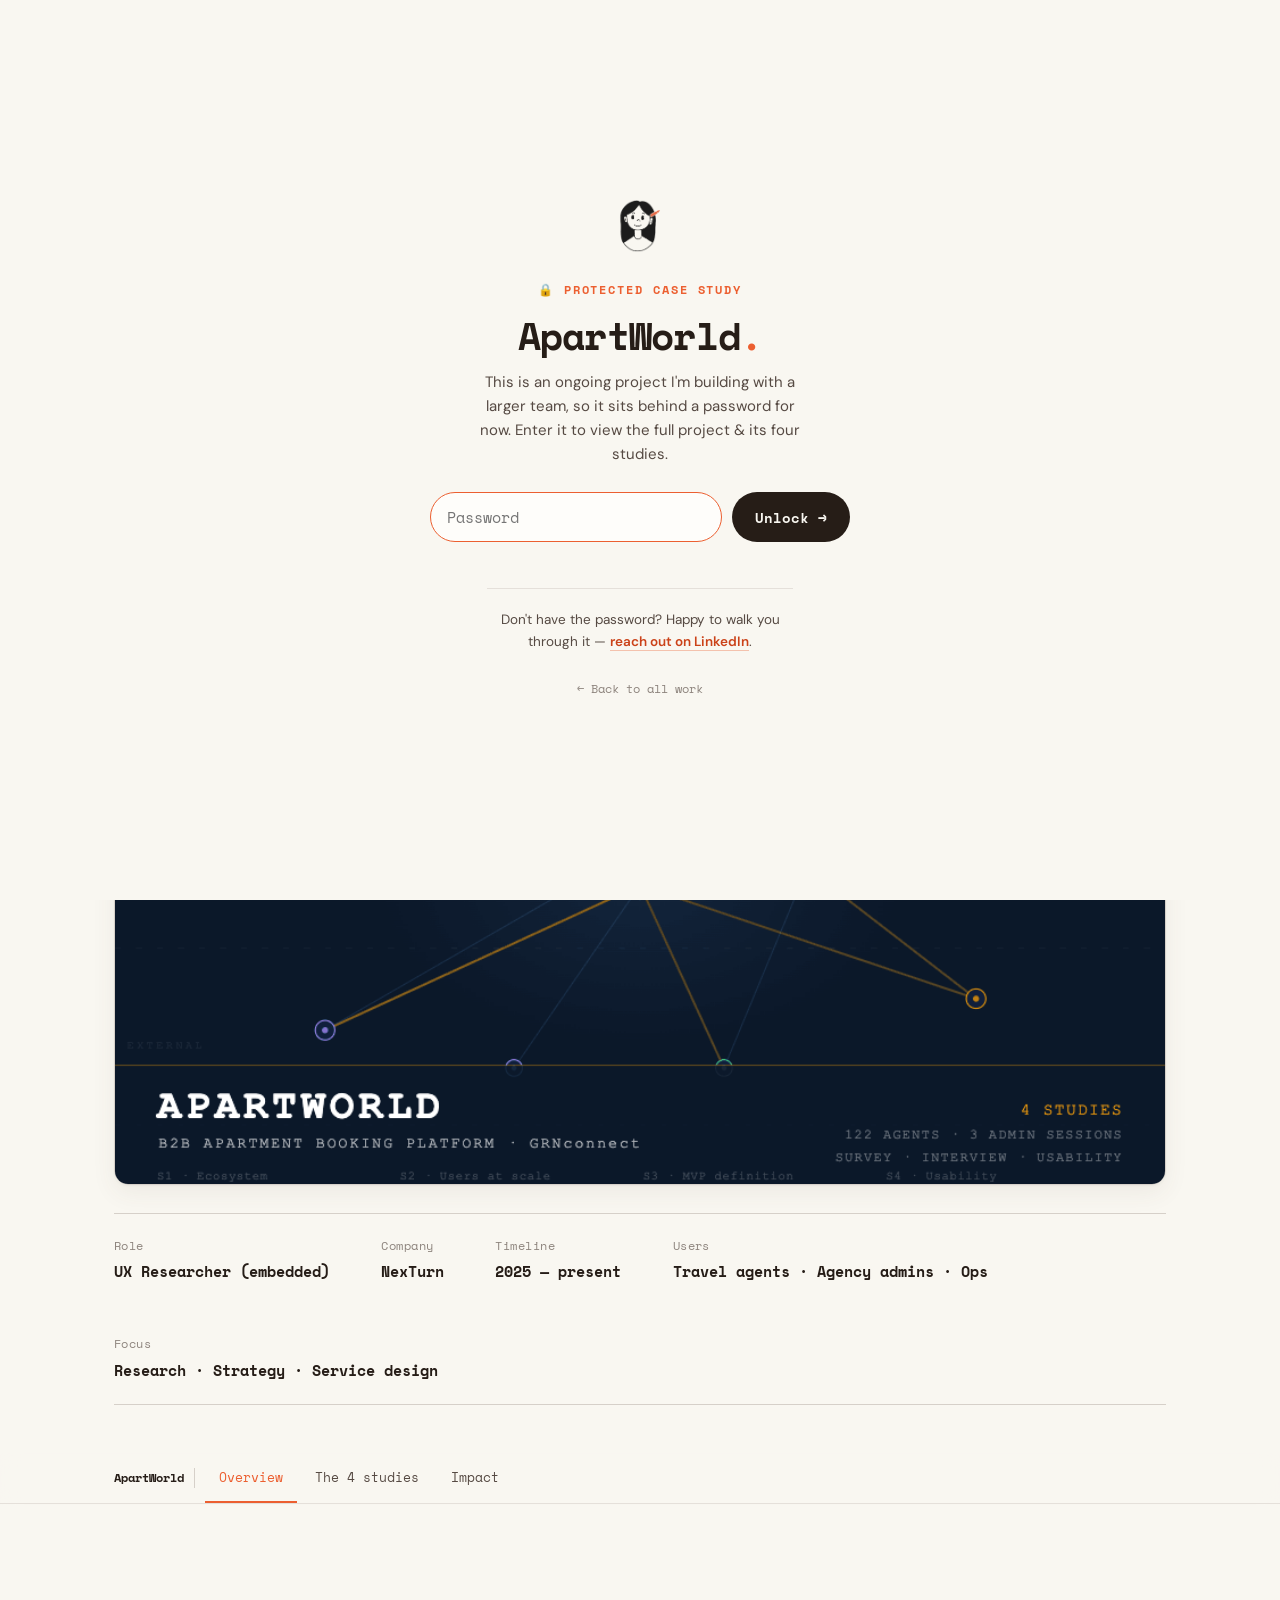
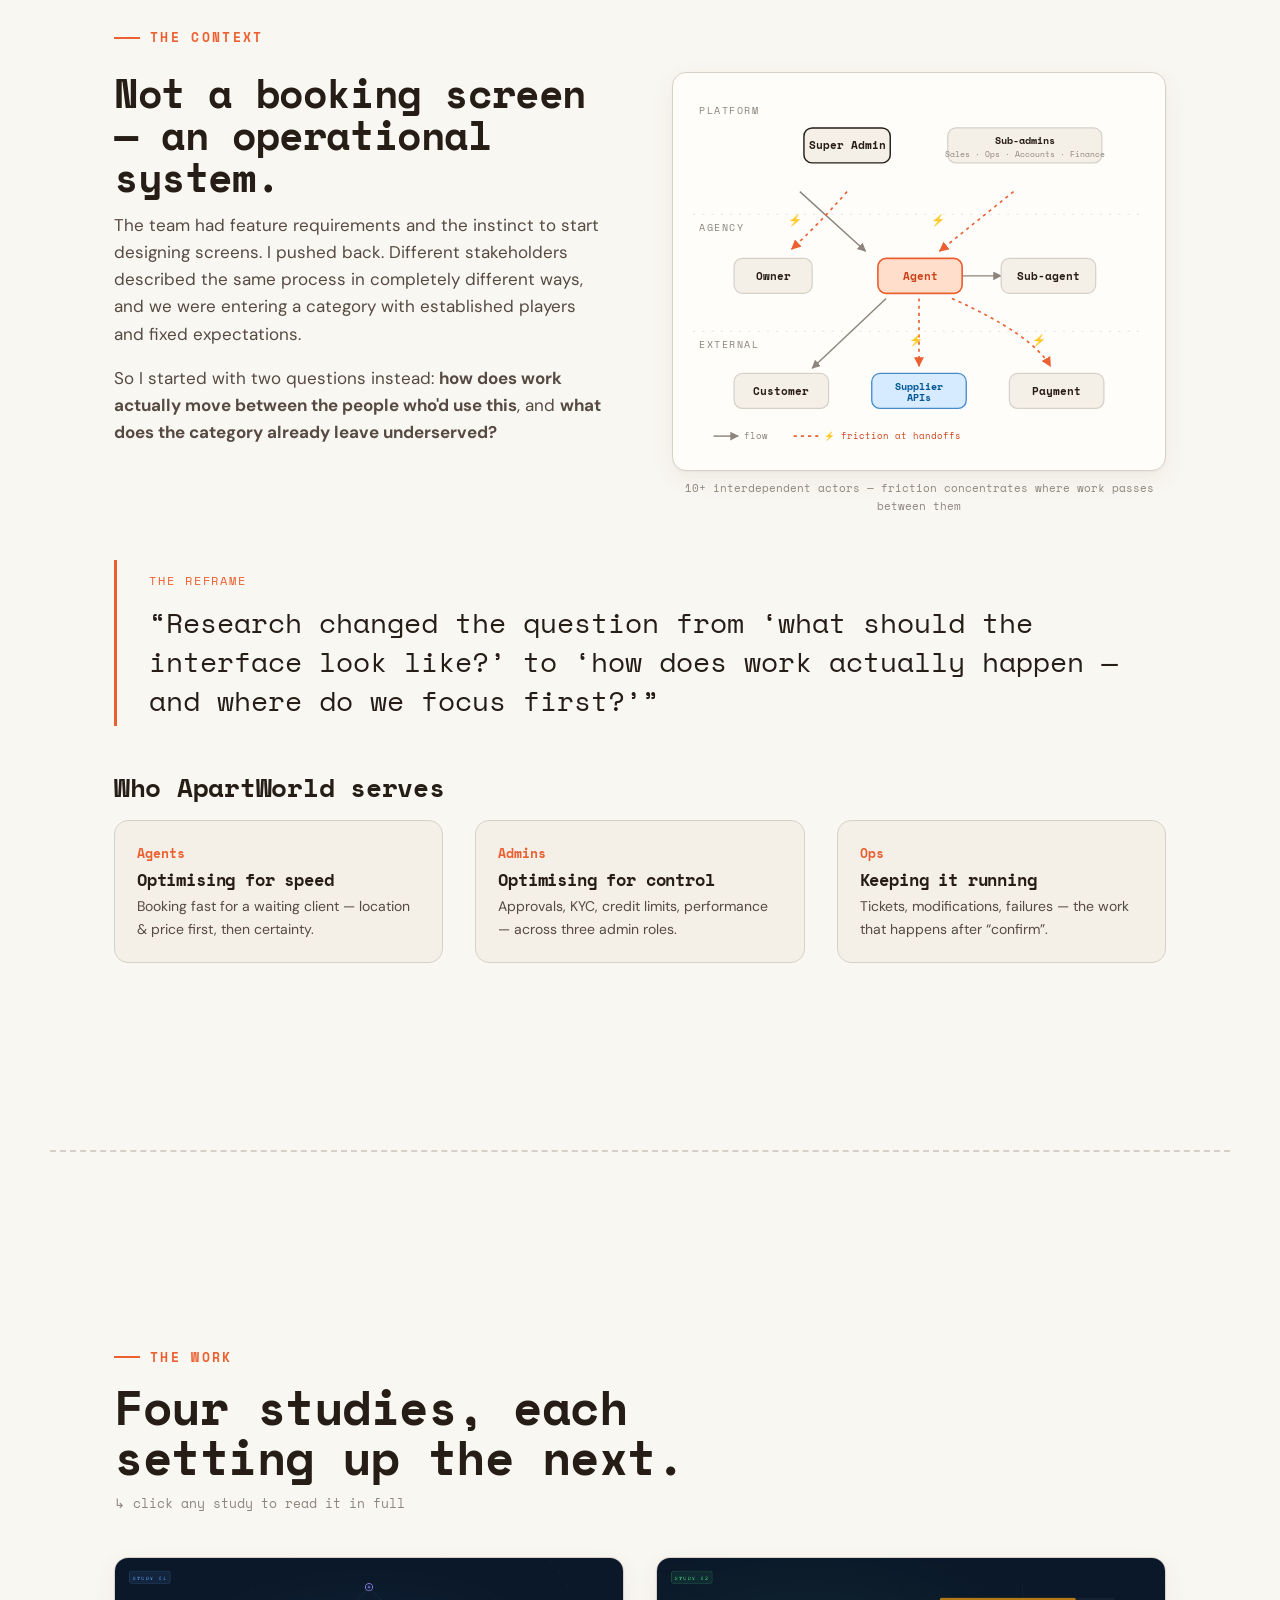
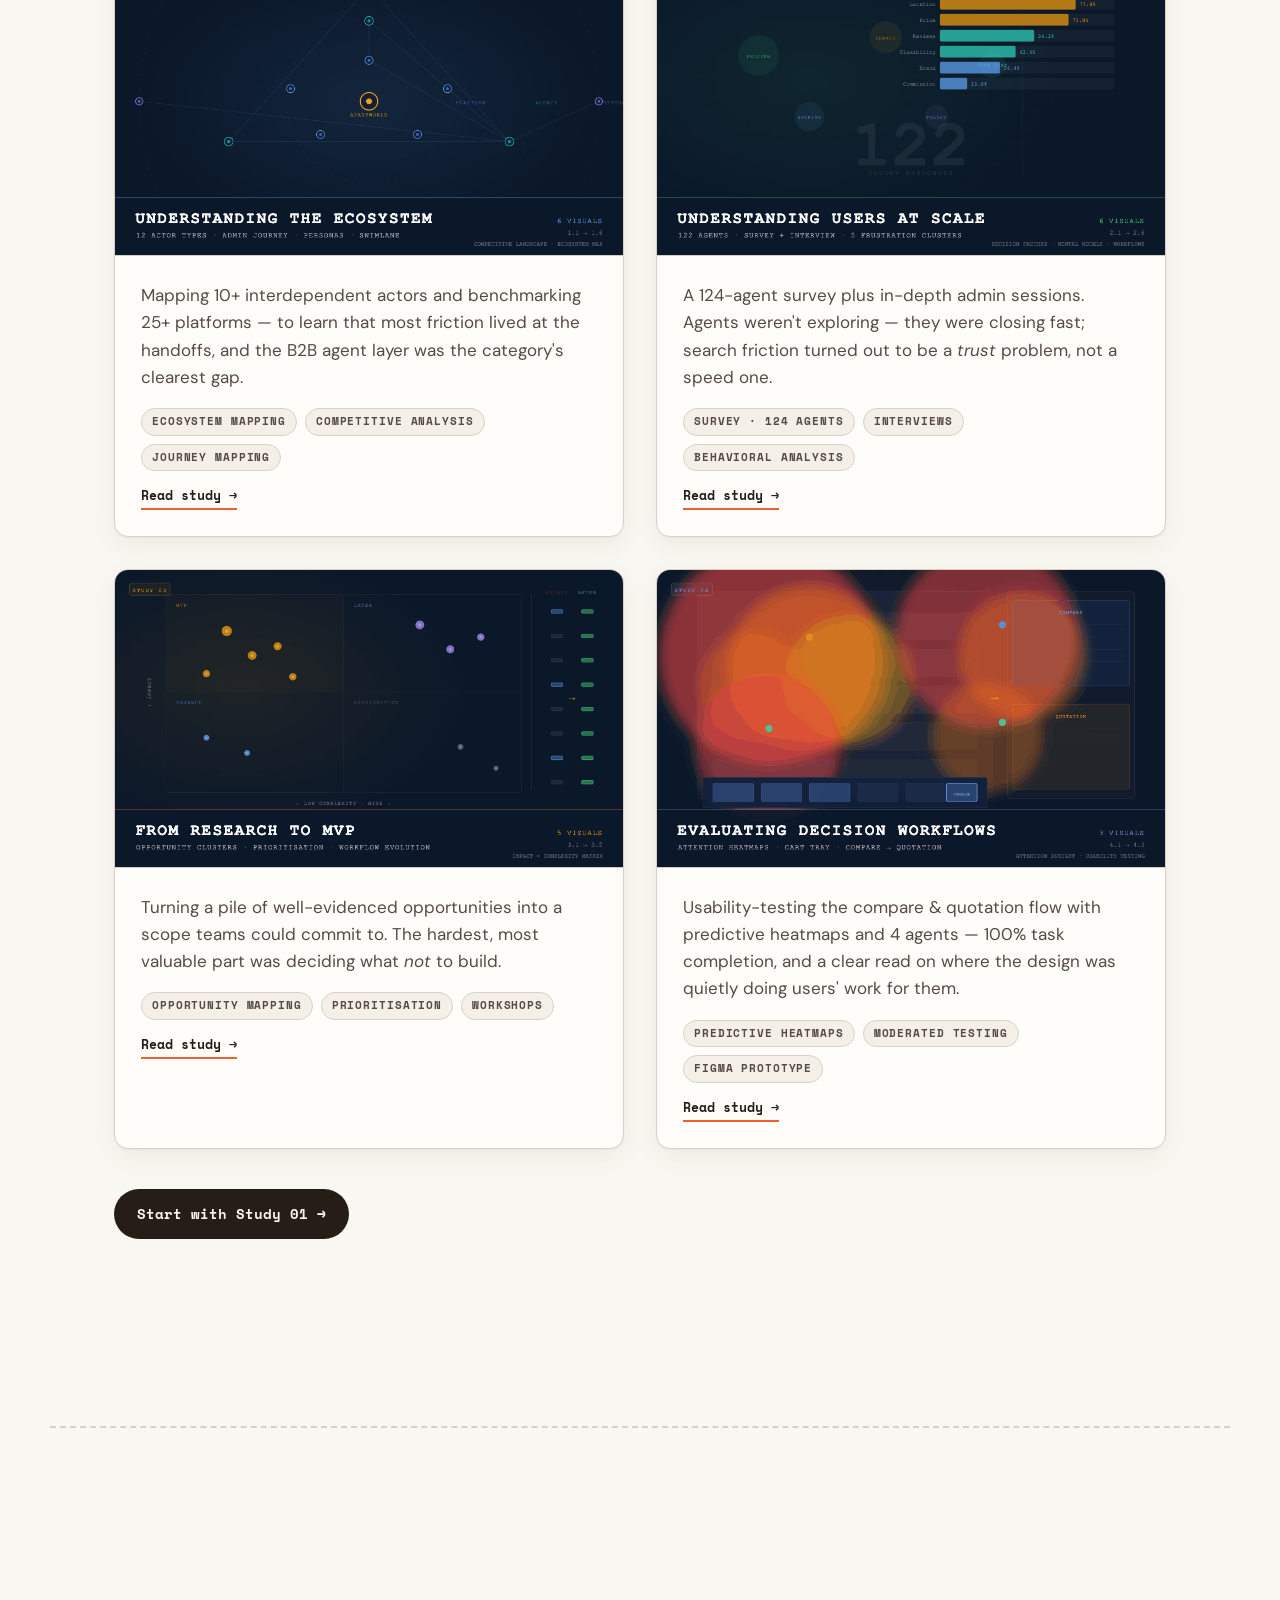
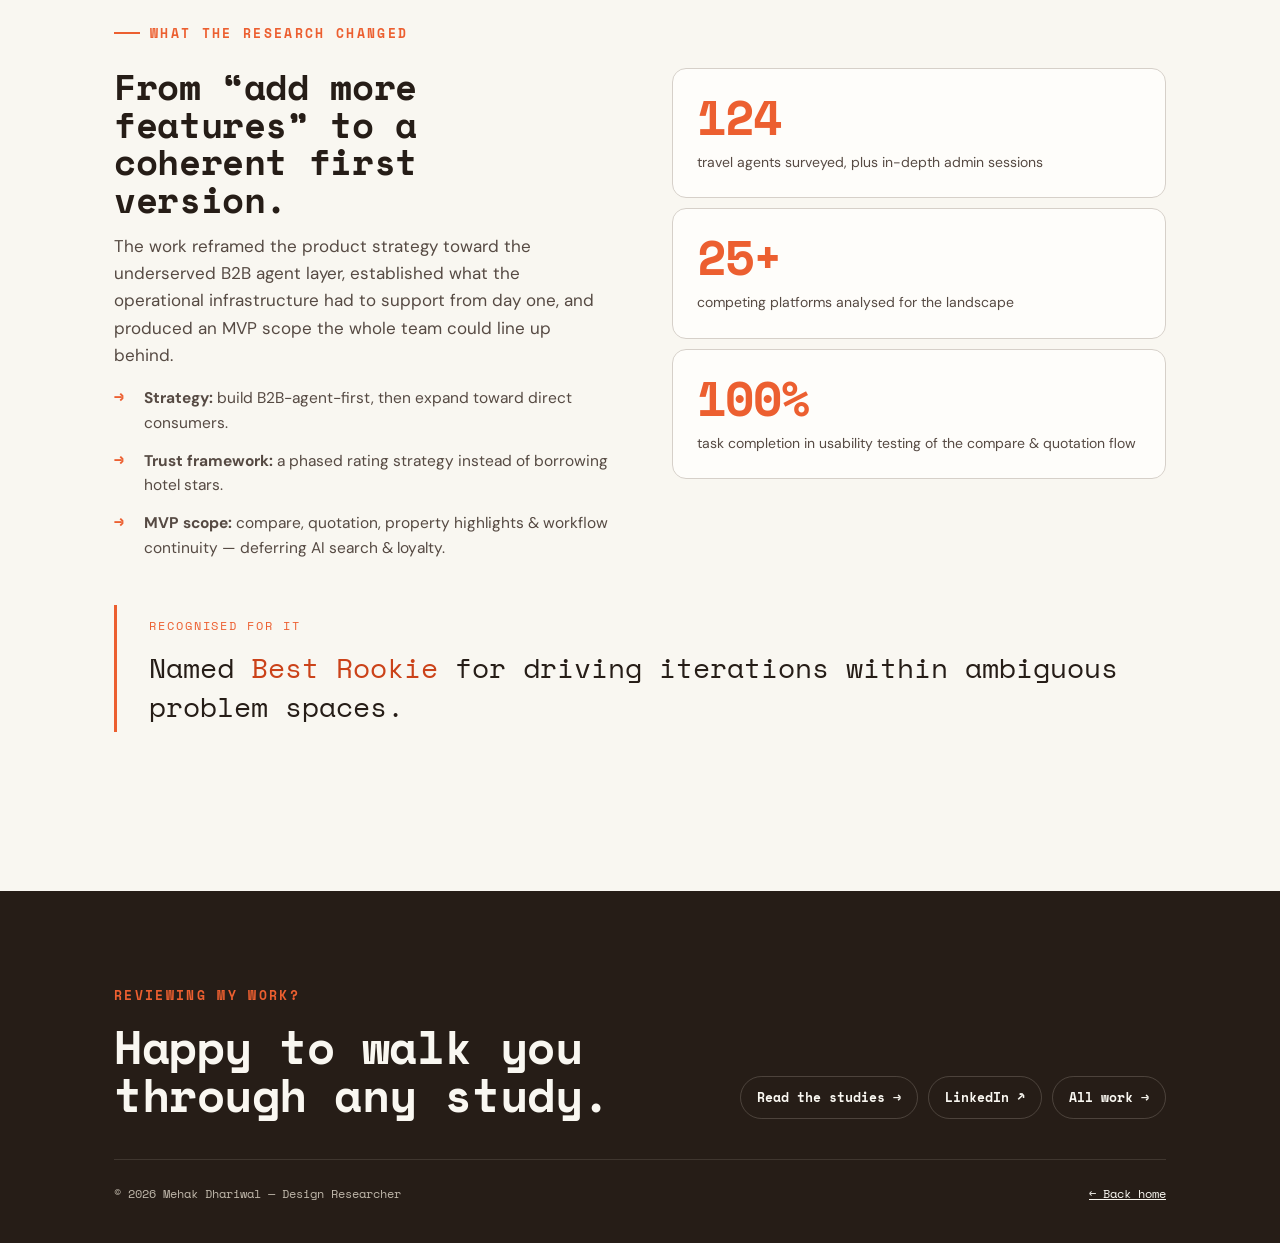
<file: apartworld.html>
<!DOCTYPE html>
<html lang="en">
<head>
<meta charset="UTF-8">
<meta name="viewport" content="width=device-width, initial-scale=1.0">
<script>document.documentElement.classList.add('js');try{if(localStorage.getItem('aw_unlocked')==='1')document.documentElement.classList.add('aw-ok');}catch(e){}</script>
<title>ApartWorld — Hero Project · Mehak Dhariwal</title>
<link rel="stylesheet" href="assets/styles.css">
</head>
<body data-screen-label="ApartWorld overview">

<!-- ============ NAV ============ -->
<div class="gate" role="dialog" aria-label="Password protected">
  <div class="gate-card">
    <div class="gate-mark"><img src="assets/img/avatar.png" alt=""></div>
    <span class="lock">&#128274; Protected case study</span>
    <h1 style="margin-top:14px;">ApartWorld<span style="color:var(--orange);">.</span></h1>
    <p>This is an ongoing project I'm building with a larger team, so it sits behind a password for now. Enter it to view the full project &amp; its four studies.</p>
    <form>
      <input type="password" placeholder="Password" autocomplete="current-password" aria-label="Password">
      <button class="btn btn-primary" type="submit">Unlock <span class="arr">&rarr;</span></button>
    </form>
    <div class="err-msg"></div>
    <p class="reach">Don't have the password? Happy to walk you through it &mdash; <a href="https://www.linkedin.com/in/mehak-dhariwal/" target="_blank" rel="noopener">reach out on LinkedIn</a>.</p>
    <a class="back" href="work.html">&larr; Back to all work</a>
  </div>
</div>
<header class="nav">
  <div class="nav-inner">
    <a class="brand" href="index.html">
      <span class="brand-mark"><img src="assets/img/avatar.png" alt="Mehak avatar"></span>
      <span class="brand-name">Mehak Dhariwal<small>Design Researcher</small></span>
    </a>
    <nav class="nav-links">
      <a href="index.html">Home</a>
      <a href="work.html" class="active">Work</a>
      <a href="game.html">Game</a>
      <a href="studio.html">Studio</a>
      <a href="lens.html">Lens</a>
    </nav>
    <a class="nav-cta" href="https://www.behance.net/mehakdhariwal" target="_blank" rel="noopener">Behance ↗</a>
    <button class="nav-toggle" aria-label="Menu"><span></span><span></span><span></span></button>
  </div>
</header>

<!-- ============ HERO ============ -->
<section class="section" style="padding-bottom:clamp(24px,4vw,40px);">
  <div class="wrap">
    <a class="textlink reveal" href="work.html" style="border:0; font-size:13px; color:var(--ink-soft); padding:0;">← All work</a>
    <div class="row reveal d1" style="gap:10px; margin-top:22px;">
      <span class="tag o">★ Hero Project</span><span class="tag">B2B Hospitality</span><span class="tag b">4 research studies</span>
    </div>
    <h1 class="reveal d1" style="font-size:clamp(44px,9vw,108px); margin-top:18px; line-height:.95;">ApartWorld<span class="pop" style="color:var(--orange);">.</span></h1>
    <p class="lede reveal d2 narrow" style="margin-top:20px;">
      A B2B serviced-apartment booking platform connecting travel agents, agency admins, and operations teams.
      I joined as the embedded researcher and ran four studies — from understanding the ecosystem to usability-testing
      the flows that shaped the MVP.
    </p>
  </div>
</section>

<section class="section" style="padding-top:0; padding-bottom:clamp(28px,4vw,48px);">
  <div class="wrap">
    <div class="reveal" style="border-radius:var(--radius); overflow:hidden; border:1px solid var(--line); box-shadow:var(--shadow-soft);"><img src="assets/img/aw/overview.png" alt="ApartWorld — B2B apartment booking platform, ecosystem overview" style="display:block; width:100%; height:auto;"></div>
    <div class="kv-row reveal" style="margin-top:28px;">
      <div class="kv"><span class="k">Role</span><span class="v">UX Researcher (embedded)</span></div>
      <div class="kv"><span class="k">Company</span><span class="v">NexTurn</span></div>
      <div class="kv"><span class="k">Timeline</span><span class="v">2025 — present</span></div>
      <div class="kv"><span class="k">Users</span><span class="v">Travel agents · Agency admins · Ops</span></div>
      <div class="kv"><span class="k">Focus</span><span class="v">Research · Strategy · Service design</span></div>
    </div>
  </div>
</section>

<!-- ============ SUBNAV ============ -->
<div class="subnav" id="subnav">
  <div class="subnav-inner">
    <span class="sub-label">ApartWorld</span>
    <a href="#overview" class="on">Overview</a>
    <a href="#studies">The 4 studies</a>
    <a href="#impact">Impact</a>
  </div>
</div>

<!-- ============ OVERVIEW ============ -->
<section class="section" id="overview" style="scroll-margin-top:120px;">
  <div class="wrap">
    <span class="eyebrow reveal">The Context</span>
    <div class="cs-grid reveal d1" style="margin-top:24px; align-items:start;">
      <div class="cs-text">
        <h2 style="font-size:clamp(26px,3.6vw,40px);">Not a booking screen — an operational system.</h2>
        <p class="mt-s">The team had feature requirements and the instinct to start designing screens. I pushed back. Different stakeholders described the same process in completely different ways, and we were entering a category with established players and fixed expectations.</p>
        <p>So I started with two questions instead: <strong>how does work actually move between the people who'd use this</strong>, and <strong>what does the category already leave underserved?</strong></p>
      </div>
      <figure style="margin:0;">
        <div style="background:var(--card); border:1px solid var(--line); border-radius:var(--radius); box-shadow:var(--shadow-soft); padding:clamp(14px,2vw,20px);">
          <svg viewBox="0 0 440 348" style="display:block; width:100%; height:auto; font-family:var(--mono);" role="img" aria-label="Summarised ApartWorld ecosystem map across platform, agency and external layers, with friction at the handoffs">
            <defs>
              <marker id="ah" markerWidth="7" markerHeight="7" refX="5.5" refY="3" orient="auto"><path d="M0 0 L6 3 L0 6 z" fill="oklch(0.62 0.015 60)"/></marker>
              <marker id="ahf" markerWidth="7" markerHeight="7" refX="5.5" refY="3" orient="auto"><path d="M0 0 L6 3 L0 6 z" fill="var(--orange)"/></marker>
            </defs>
            <!-- band separators -->
            <line x1="0" y1="118" x2="440" y2="118" stroke="var(--line-soft)" stroke-width="1" stroke-dasharray="2 7"/>
            <line x1="0" y1="232" x2="440" y2="232" stroke="var(--line-soft)" stroke-width="1" stroke-dasharray="2 7"/>
            <!-- band labels -->
            <text x="6" y="20" fill="var(--ink-faint)" font-size="9.5" letter-spacing="1.5">PLATFORM</text>
            <text x="6" y="134" fill="var(--ink-faint)" font-size="9.5" letter-spacing="1.5">AGENCY</text>
            <text x="6" y="248" fill="var(--ink-faint)" font-size="9.5" letter-spacing="1.5">EXTERNAL</text>

            <!-- connectors (drawn first, under nodes) -->
            <!-- flow -->
            <path d="M104 96 L168 154" stroke="var(--ink-faint)" stroke-width="1.4" fill="none" marker-end="url(#ah)"/>
            <path d="M262 178 L300 178" stroke="var(--ink-faint)" stroke-width="1.4" fill="none" marker-end="url(#ah)"/>
            <path d="M188 200 L116 268" stroke="var(--ink-faint)" stroke-width="1.4" fill="none" marker-end="url(#ah)"/>
            <!-- friction (orange dashed) -->
            <path d="M150 96 Q120 130 96 152" stroke="var(--orange)" stroke-width="1.6" stroke-dasharray="3 4" fill="none" marker-end="url(#ahf)"/>
            <path d="M312 96 L240 154" stroke="var(--orange)" stroke-width="1.6" stroke-dasharray="3 4" fill="none" marker-end="url(#ahf)"/>
            <path d="M220 200 L220 266" stroke="var(--orange)" stroke-width="1.6" stroke-dasharray="3 4" fill="none" marker-end="url(#ahf)"/>
            <path d="M252 200 Q330 235 348 266" stroke="var(--orange)" stroke-width="1.6" stroke-dasharray="3 4" fill="none" marker-end="url(#ahf)"/>

            <!-- friction sparks -->
            <text x="92" y="128" fill="var(--orange)" font-size="11">⚡</text>
            <text x="232" y="128" fill="var(--orange)" font-size="11">⚡</text>
            <text x="210" y="244" fill="var(--orange)" font-size="11">⚡</text>
            <text x="330" y="244" fill="var(--orange)" font-size="11">⚡</text>

            <!-- PLATFORM nodes -->
            <g>
              <rect x="108" y="34" width="84" height="34" rx="8" fill="var(--paper-2)" stroke="var(--ink)" stroke-width="1.4"/>
              <text x="150" y="55" text-anchor="middle" fill="var(--ink)" font-size="10.5" font-weight="700">Super Admin</text>
            </g>
            <g>
              <rect x="248" y="34" width="150" height="34" rx="8" fill="var(--paper-2)" stroke="var(--line)" stroke-width="1.2"/>
              <text x="323" y="50" text-anchor="middle" fill="var(--ink)" font-size="10" font-weight="700">Sub-admins</text>
              <text x="323" y="62" text-anchor="middle" fill="var(--ink-faint)" font-size="8">Sales · Ops · Accounts · Finance</text>
            </g>

            <!-- AGENCY nodes -->
            <g>
              <rect x="40" y="161" width="76" height="34" rx="8" fill="var(--paper-2)" stroke="var(--line)" stroke-width="1.2"/>
              <text x="78" y="182" text-anchor="middle" fill="var(--ink)" font-size="10.5" font-weight="700">Owner</text>
            </g>
            <g>
              <rect x="180" y="161" width="82" height="34" rx="8" fill="var(--orange-tint)" stroke="var(--orange)" stroke-width="1.6"/>
              <text x="221" y="182" text-anchor="middle" fill="var(--orange-deep)" font-size="11" font-weight="700">Agent</text>
            </g>
            <g>
              <rect x="300" y="161" width="92" height="34" rx="8" fill="var(--paper-2)" stroke="var(--line)" stroke-width="1.2"/>
              <text x="346" y="182" text-anchor="middle" fill="var(--ink)" font-size="10.5" font-weight="700">Sub-agent</text>
            </g>

            <!-- EXTERNAL nodes -->
            <g>
              <rect x="40" y="273" width="92" height="34" rx="8" fill="var(--paper-2)" stroke="var(--line)" stroke-width="1.2"/>
              <text x="86" y="294" text-anchor="middle" fill="var(--ink)" font-size="10.5" font-weight="700">Customer</text>
            </g>
            <g>
              <rect x="174" y="273" width="92" height="34" rx="8" fill="var(--blue-tint)" stroke="var(--blue)" stroke-width="1.3"/>
              <text x="220" y="289" text-anchor="middle" fill="oklch(0.45 0.12 248)" font-size="9.5" font-weight="700">Supplier</text>
              <text x="220" y="300" text-anchor="middle" fill="oklch(0.45 0.12 248)" font-size="9.5" font-weight="700">APIs</text>
            </g>
            <g>
              <rect x="308" y="273" width="92" height="34" rx="8" fill="var(--paper-2)" stroke="var(--line)" stroke-width="1.2"/>
              <text x="354" y="294" text-anchor="middle" fill="var(--ink)" font-size="10.5" font-weight="700">Payment</text>
            </g>

            <!-- legend -->
            <line x1="20" y1="334" x2="44" y2="334" stroke="var(--ink-faint)" stroke-width="1.4" marker-end="url(#ah)"/>
            <text x="50" y="337" fill="var(--ink-faint)" font-size="8.5">flow</text>
            <line x1="98" y1="334" x2="122" y2="334" stroke="var(--orange)" stroke-width="1.6" stroke-dasharray="3 4"/>
            <text x="128" y="337" fill="var(--orange-deep)" font-size="8.5">⚡ friction at handoffs</text>
          </svg>
        </div>
        <figcaption class="mono dim" style="font-size:11px; margin-top:9px; text-align:center;">10+ interdependent actors — friction concentrates where work passes between them</figcaption>
      </figure>
    </div>

    <div class="callout reveal">
      <span class="ql">The reframe</span>
      <p>“Research changed the question from ‘what should the interface look like?’ to ‘how does work actually happen — and where do we focus first?’”</p>
    </div>

    <h3 class="reveal" style="font-size:clamp(20px,2.6vw,26px); margin-top:clamp(28px,4vw,48px);">Who ApartWorld serves</h3>
    <div class="grid cols-3 reveal d1" style="margin-top:18px;">
      <div class="card" style="box-shadow:none; background:var(--paper-2);"><div style="padding:22px;"><div class="mono" style="font-size:13px; color:var(--orange); font-weight:700;">Agents</div><h4 style="font-size:17px; margin:8px 0 6px;">Optimising for speed</h4><p style="font-size:14px;">Booking fast for a waiting client — location &amp; price first, then certainty.</p></div></div>
      <div class="card" style="box-shadow:none; background:var(--paper-2);"><div style="padding:22px;"><div class="mono" style="font-size:13px; color:var(--orange); font-weight:700;">Admins</div><h4 style="font-size:17px; margin:8px 0 6px;">Optimising for control</h4><p style="font-size:14px;">Approvals, KYC, credit limits, performance — across three admin roles.</p></div></div>
      <div class="card" style="box-shadow:none; background:var(--paper-2);"><div style="padding:22px;"><div class="mono" style="font-size:13px; color:var(--orange); font-weight:700;">Ops</div><h4 style="font-size:17px; margin:8px 0 6px;">Keeping it running</h4><p style="font-size:14px;">Tickets, modifications, failures — the work that happens after “confirm”.</p></div></div>
    </div>
  </div>
</section>

<hr class="dash" style="max-width:var(--maxw); margin-inline:auto;">

<!-- ============ THE 4 STUDIES ============ -->
<section class="section" id="studies" style="scroll-margin-top:120px;">
  <div class="wrap">
    <div class="reveal">
      <span class="eyebrow">The Work</span>
      <h2 style="font-size:clamp(28px,4.6vw,48px); margin-top:14px; max-width:20ch;">Four studies, each setting up the next.</h2>
      <p class="dim mono" style="font-size:13px; margin-top:10px;">↳ click any study to read it in full</p>
    </div>

    <div class="grid cols-2 reveal d1" style="margin-top:clamp(28px,4vw,44px); gap:var(--gap);">
      <a class="card" href="study1.html">
        <img src="assets/img/aw/s1.png" alt="Study 1 — Understanding the ecosystem" style="display:block; width:100%; height:auto; border-bottom:1px solid var(--line);">
        <div style="padding:clamp(18px,2.4vw,26px);">
          <p>Mapping 10+ interdependent actors and benchmarking 25+ platforms — to learn that most friction lived at the handoffs, and the B2B agent layer was the category's clearest gap.</p>
          <div class="chip-list mt-s"><span class="tag">Ecosystem mapping</span><span class="tag">Competitive analysis</span><span class="tag">Journey mapping</span></div>
          <span class="textlink mt-s" style="font-size:13px;">Read study →</span>
        </div>
      </a>

      <a class="card" href="study2.html">
        <img src="assets/img/aw/s2.png" alt="Study 2 — Understanding users at scale" style="display:block; width:100%; height:auto; border-bottom:1px solid var(--line);">
        <div style="padding:clamp(18px,2.4vw,26px);">
          <p>A 124-agent survey plus in-depth admin sessions. Agents weren't exploring — they were closing fast; search friction turned out to be a <em>trust</em> problem, not a speed one.</p>
          <div class="chip-list mt-s"><span class="tag">Survey · 124 agents</span><span class="tag">Interviews</span><span class="tag">Behavioral analysis</span></div>
          <span class="textlink mt-s" style="font-size:13px;">Read study →</span>
        </div>
      </a>

      <a class="card" href="study3.html">
        <img src="assets/img/aw/s3.png" alt="Study 3 — From research to MVP" style="display:block; width:100%; height:auto; border-bottom:1px solid var(--line);">
        <div style="padding:clamp(18px,2.4vw,26px);">
          <p>Turning a pile of well-evidenced opportunities into a scope teams could commit to. The hardest, most valuable part was deciding what <em>not</em> to build.</p>
          <div class="chip-list mt-s"><span class="tag">Opportunity mapping</span><span class="tag">Prioritisation</span><span class="tag">Workshops</span></div>
          <span class="textlink mt-s" style="font-size:13px;">Read study →</span>
        </div>
      </a>

      <a class="card" href="study4.html">
        <img src="assets/img/aw/s4.png" alt="Study 4 — Evaluating decision workflows" style="display:block; width:100%; height:auto; border-bottom:1px solid var(--line);">
        <div style="padding:clamp(18px,2.4vw,26px);">
          <p>Usability-testing the compare &amp; quotation flow with predictive heatmaps and 4 agents — 100% task completion, and a clear read on where the design was quietly doing users' work for them.</p>
          <div class="chip-list mt-s"><span class="tag">Predictive heatmaps</span><span class="tag">Moderated testing</span><span class="tag">Figma prototype</span></div>
          <span class="textlink mt-s" style="font-size:13px;">Read study →</span>
        </div>
      </a>
    </div>

    <div class="row reveal" style="margin-top:clamp(28px,4vw,40px); gap:14px;">
      <a class="btn btn-primary" href="study1.html">Start with Study 01 <span class="arr">→</span></a>
    </div>
  </div>
</section>

<hr class="dash" style="max-width:var(--maxw); margin-inline:auto;">

<!-- ============ IMPACT ============ -->
<section class="section" id="impact" style="scroll-margin-top:120px;">
  <div class="wrap">
    <span class="eyebrow reveal">What the research changed</span>
    <div class="cs-grid reveal d1" style="margin-top:24px; align-items:start;">
      <div class="cs-text">
        <h2 style="font-size:clamp(24px,3.2vw,36px);">From “add more features” to a coherent first version.</h2>
        <p class="mt-s">The work reframed the product strategy toward the underserved B2B agent layer, established what the operational infrastructure had to support from day one, and produced an MVP scope the whole team could line up behind.</p>
        <ul class="ticks mt-s">
          <li><strong>Strategy:</strong> build B2B-agent-first, then expand toward direct consumers.</li>
          <li><strong>Trust framework:</strong> a phased rating strategy instead of borrowing hotel stars.</li>
          <li><strong>MVP scope:</strong> compare, quotation, property highlights &amp; workflow continuity — deferring AI search &amp; loyalty.</li>
        </ul>
      </div>
      <div class="stack-sm">
        <div class="stat"><div class="num">124</div><div class="lbl">travel agents surveyed, plus in-depth admin sessions</div></div>
        <div class="stat"><div class="num">25+</div><div class="lbl">competing platforms analysed for the landscape</div></div>
        <div class="stat"><div class="num">100%</div><div class="lbl">task completion in usability testing of the compare &amp; quotation flow</div></div>
      </div>
    </div>

    <div class="callout reveal">
      <span class="ql">Recognised for it</span>
      <p>Named <span style="color:var(--orange-deep);">Best Rookie</span> for driving iterations within ambiguous problem spaces.</p>
    </div>
  </div>
</section>

<!-- ============ FOOTER ============ -->
<footer class="foot">
  <div class="wrap">
    <div class="foot-top">
      <div>
        <span class="eyebrow no-rule" style="color:var(--orange);">Reviewing my work?</span>
        <h2 style="margin-top:14px;">Happy to walk you<br>through any study.</h2>
      </div>
      <div class="foot-socials">
        <a href="study1.html">Read the studies →</a>
        <a href="https://www.linkedin.com/in/mehak-dhariwal/" target="_blank" rel="noopener">LinkedIn ↗</a>
        <a href="work.html">All work →</a>
      </div>
    </div>
    <div class="foot-bottom">
      <span>© 2026 Mehak Dhariwal — Design Researcher</span>
      <a href="index.html">← Back home</a>
    </div>
  </div>
</footer>

<script src="assets/site.js"></script>
</body>
</html>
</file>
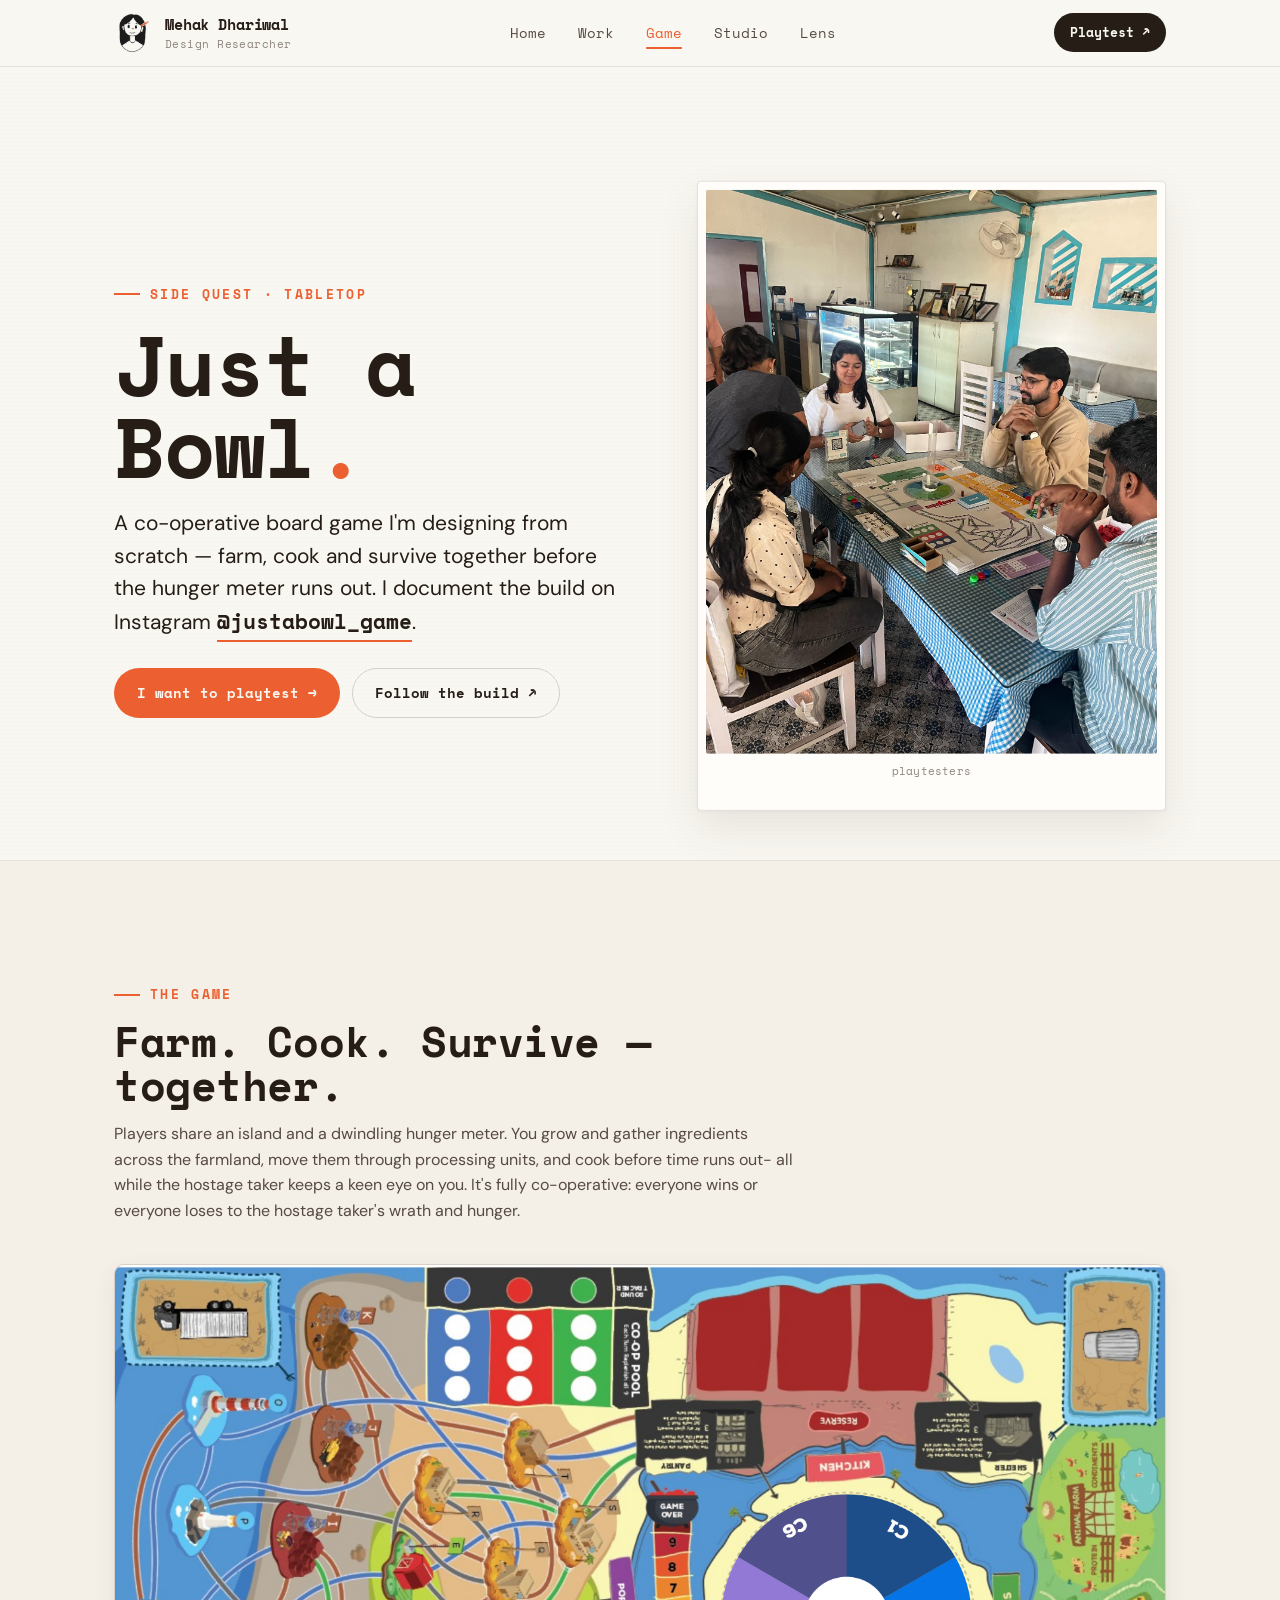
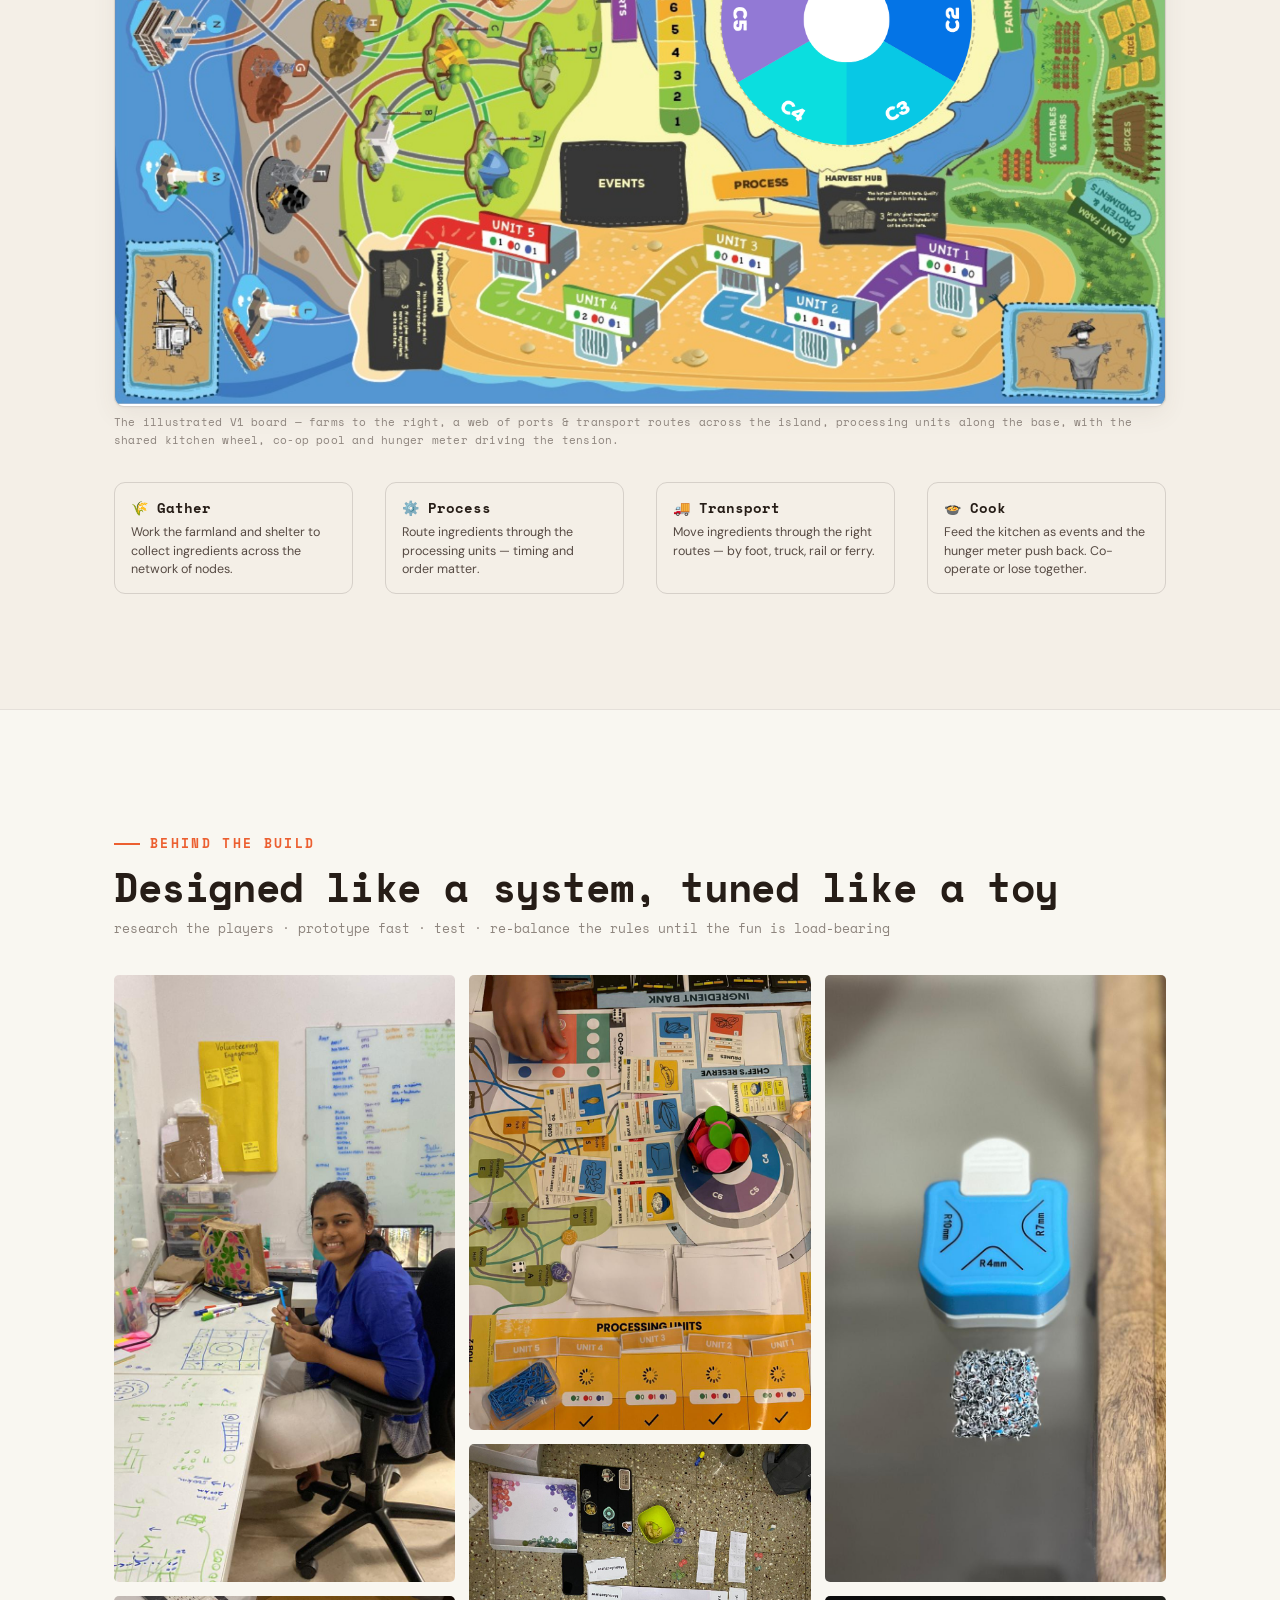
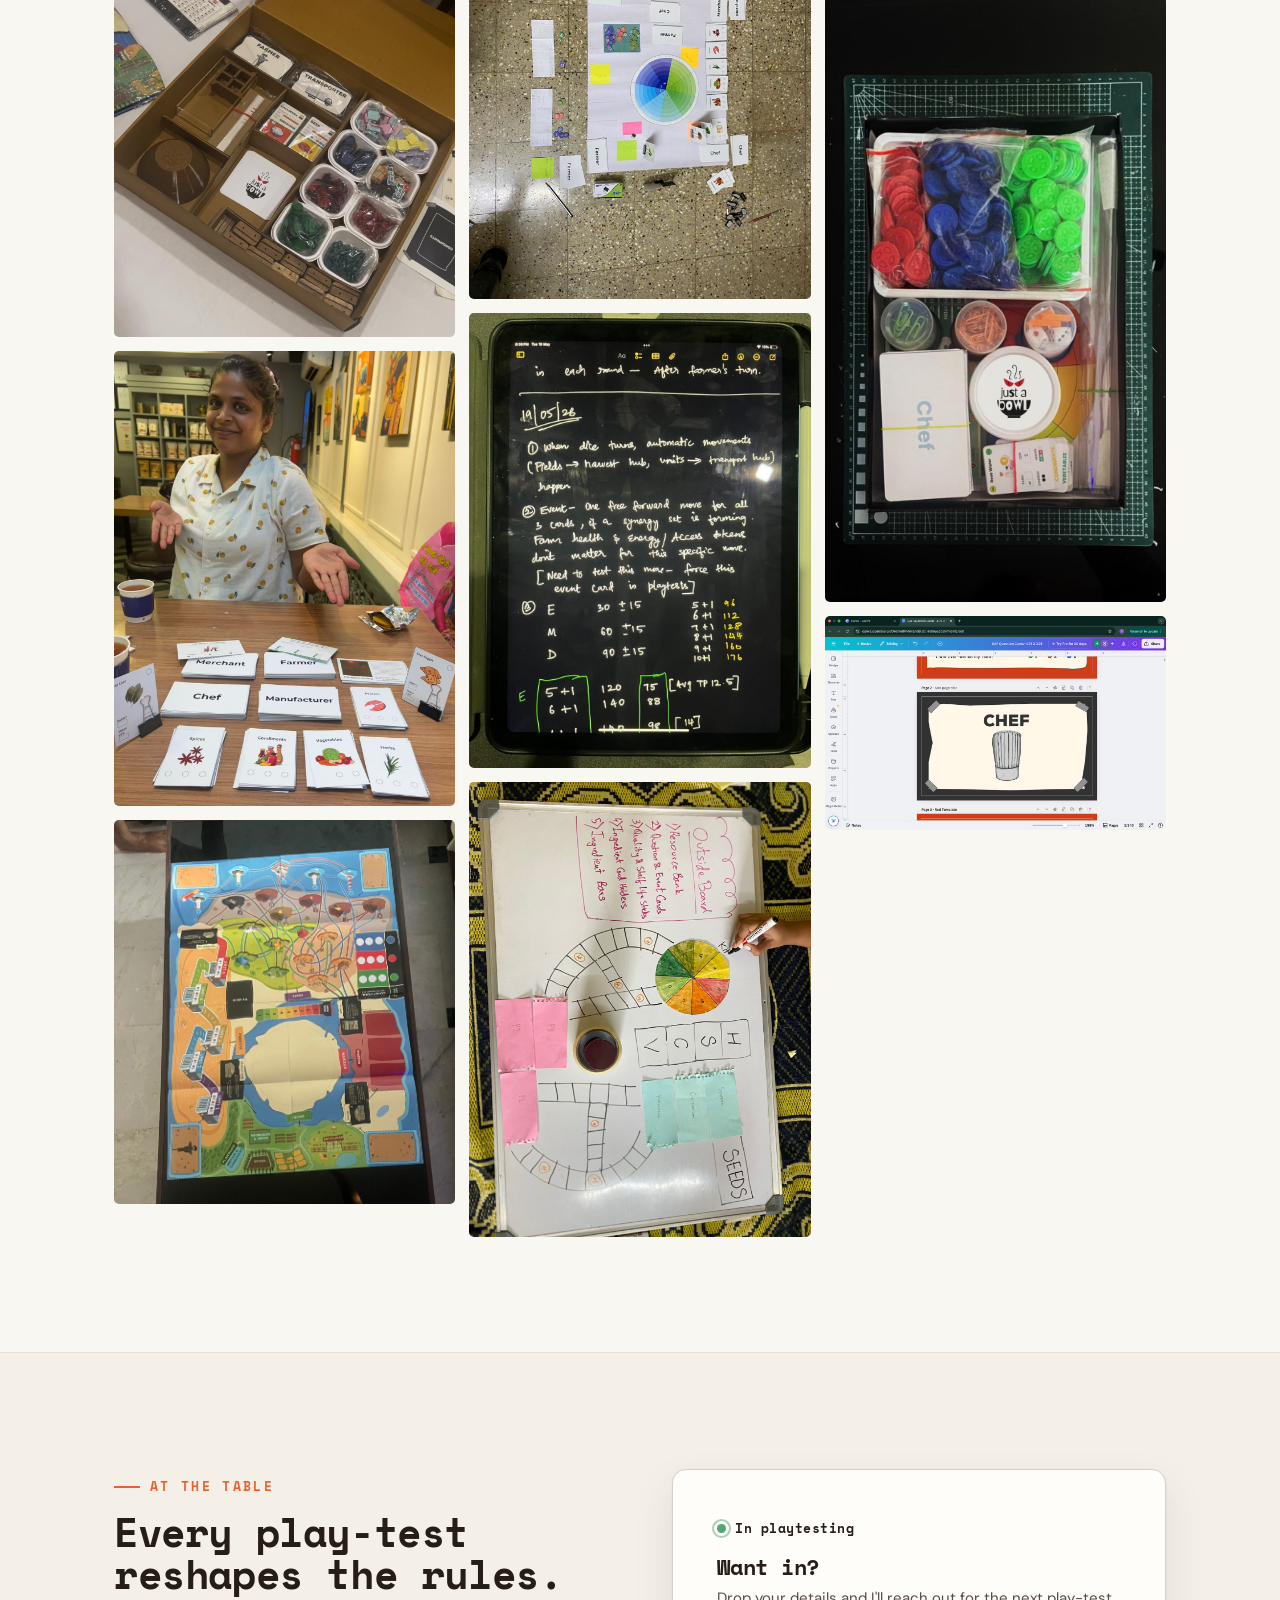
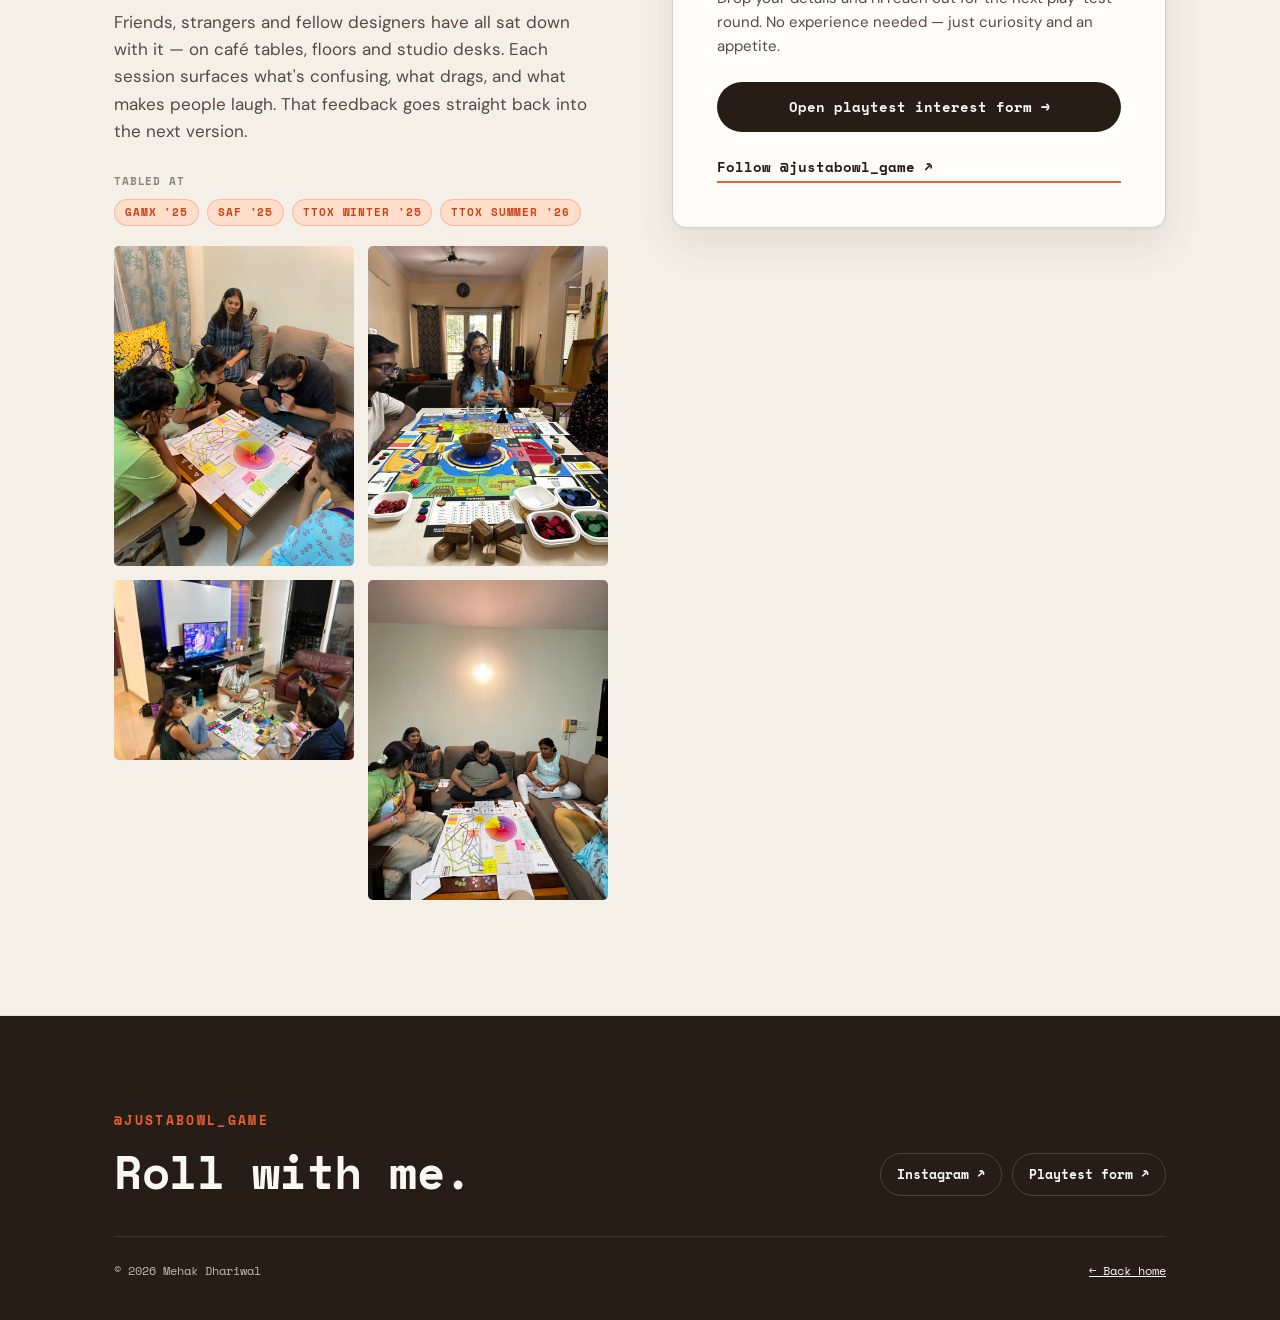
<file: game.html>
<!DOCTYPE html>
<html lang="en">
<head>
<meta charset="UTF-8">
<meta name="viewport" content="width=device-width, initial-scale=1.0">
<script>document.documentElement.classList.add('js');</script>
<title>Game — Mehak Dhariwal</title>
<link rel="stylesheet" href="assets/styles.css">
</head>
<body data-screen-label="Game">

<header class="nav">
  <div class="nav-inner">
    <a class="brand" href="index.html"><span class="brand-mark"><img src="assets/img/avatar.png" alt="Mehak avatar"></span><span class="brand-name">Mehak Dhariwal<small>Design Researcher</small></span></a>
    <nav class="nav-links">
      <a href="index.html">Home</a><a href="work.html">Work</a>
      <a href="game.html" class="active">Game</a><a href="studio.html">Studio</a><a href="lens.html">Lens</a>
    </nav>
    <a class="nav-cta" href="https://forms.gle/WPeNJkeMVqgewcjf8" target="_blank" rel="noopener">Playtest ↗</a>
    <button class="nav-toggle" aria-label="Menu"><span></span><span></span><span></span></button>
  </div>
</header>

<!-- HERO -->
<section class="section" style="padding-bottom:clamp(28px,4vw,48px);">
  <div class="wrap">
    <div style="display:grid; grid-template-columns:1.05fr .95fr; gap:clamp(28px,5vw,64px); align-items:center;" class="hero-grid">
      <div>
        <span class="eyebrow reveal">Side Quest · Tabletop</span>
        <h1 class="reveal d1" style="font-size:clamp(38px,7.5vw,84px); margin-top:18px; line-height:.98;">Just a Bowl<span class="pop" style="color:var(--orange);">.</span></h1>
        <p class="lede reveal d2" style="margin-top:20px; max-width:42ch;">
          A co-operative board game I'm designing from scratch — farm, cook and survive together before the hunger meter runs out.
          I document the build on Instagram <a class="textlink" href="https://www.instagram.com/justabowl_game/" target="_blank" rel="noopener" style="font-size:inherit;">@justabowl_game</a>.
        </p>
        <div class="row reveal d3" style="margin-top:26px;">
          <a class="btn btn-accent" href="https://forms.gle/WPeNJkeMVqgewcjf8" target="_blank" rel="noopener">I want to playtest <span class="arr">→</span></a>
          <a class="btn btn-ghost" href="https://www.instagram.com/justabowl_game/" target="_blank" rel="noopener">Follow the build ↗</a>
        </div>
      </div>
      <div class="reveal d2">
        <div class="photo rot-r1" data-float="0.03"><img class="shot" src="assets/img/game-hero.jpg" alt="A group playtesting Just a Bowl around a café table" style="aspect-ratio:4/5; object-fit:cover;"><div class="cap">playtesters</div></div>
      </div>
    </div>
  </div>
</section>

<!-- THE BOARD -->
<section class="section" style="background:var(--paper-2); border-block:1px solid var(--line-soft);">
  <div class="wrap">
    <div class="reveal" style="max-width:680px;">
      <span class="eyebrow">The game</span>
      <h2 style="font-size:clamp(26px,4vw,42px); margin-top:14px;">Farm. Cook. Survive — together.</h2>
      <p class="mt-s" style="font-size:16px;">Players share an island and a dwindling hunger meter. You grow and gather ingredients across the farmland, move them through processing units, and cook before time runs out- all while the hostage taker keeps a keen eye on you. It's fully co-operative: everyone wins or everyone loses to the hostage taker's wrath and hunger.</p>
    </div>
    <figure class="reveal d1" style="margin:clamp(28px,4vw,40px) 0 0;">
      <img class="ui-shot" src="assets/img/game-board-v1.png" alt="The fully illustrated Just a Bowl V1 board — island map with farms, ports, transport routes, processing units, the central kitchen wheel, co-op pool and hunger meter">
      <figcaption class="ui-cap">The illustrated V1 board — farms to the right, a web of ports &amp; transport routes across the island, processing units along the base, with the shared kitchen wheel, co-op pool and hunger meter driving the tension.</figcaption>
    </figure>
    <div class="grid cols-4 reveal d2" style="margin-top:var(--gap);">
      <div class="fig-card soft"><div class="fig-h">🌾 Gather</div><p class="fig-sub">Work the farmland and shelter to collect ingredients across the network of nodes.</p></div>
      <div class="fig-card soft"><div class="fig-h">⚙️ Process</div><p class="fig-sub">Route ingredients through the processing units — timing and order matter.</p></div>
      <div class="fig-card soft"><div class="fig-h">🚚 Transport</div><p class="fig-sub">Move ingredients through the right routes — by foot, truck, rail or ferry.</p></div>
      <div class="fig-card soft"><div class="fig-h">🍲 Cook</div><p class="fig-sub">Feed the kitchen as events and the hunger meter push back. Co-operate or lose together.</p></div>
    </div>
  </div>
</section>

<!-- DESIGNING IT -->
<section class="section">
  <div class="wrap">
    <div class="reveal" style="margin-bottom:clamp(24px,4vw,36px);">
      <span class="eyebrow">Behind the build</span>
      <h2 style="font-size:clamp(26px,4vw,40px); margin-top:12px;">Designed like a system, tuned like a toy</h2>
      <p class="dim mono" style="font-size:13px; margin-top:10px;">research the players · prototype fast · test · re-balance the rules until the fun is load-bearing</p>
    </div>
    <div class="gallery reveal d1">
      <img src="assets/img/game-proc-1.jpg" alt="Mehak sketching game mechanics at her desk" loading="lazy">
      <img src="assets/img/game-board-2.jpg" alt="Board iteration" loading="lazy">
      <img src="assets/img/game-proc-2.jpg" alt="Process notes and prototype pieces" loading="lazy">
      <img src="assets/img/game-board-3.jpg" alt="Board components laid out" loading="lazy">
      <img src="assets/img/game-proc-3.jpg" alt="Prototyping cards and tokens" loading="lazy">
      <img src="assets/img/game-board-4.jpg" alt="Early board sketch" loading="lazy">
      <img src="assets/img/game-proc-4.jpg" alt="Rule iteration" loading="lazy">
      <img src="assets/img/game-board-5.jpg" alt="Card and token design" loading="lazy">
      <img src="assets/img/game-proc-5.jpg" alt="Component prototyping" loading="lazy">
      <img src="assets/img/game-board-6.jpg" alt="Board detail" loading="lazy">
      <img src="assets/img/game-proc-6.jpg" alt="Playtest notes" loading="lazy">
    </div>
  </div>
</section>

<!-- PLAYTESTING + CTA -->
<section class="section" style="background:var(--paper-2); border-block:1px solid var(--line-soft);">
  <div class="wrap">
    <div class="cs-grid" style="align-items:start;">
      <div class="reveal">
        <span class="eyebrow">At the table</span>
        <h2 style="font-size:clamp(26px,3.8vw,40px); margin-top:14px;">Every play-test reshapes the rules.</h2>
        <p class="mt-s">Friends, strangers and fellow designers have all sat down with it — on café tables, floors and studio desks. Each session surfaces what's confusing, what drags, and what makes people laugh. That feedback goes straight back into the next version.</p>
        <div class="mt-m">
          <span class="fig-k" style="display:block; margin-bottom:9px;">Tabled at</span>
          <div class="chip-list" style="justify-content:flex-start;">
            <span class="tag o">GAMX '25</span>
            <span class="tag o">SAF '25</span>
            <span class="tag o">TTOX Winter '25</span>
            <span class="tag o">TTOX Summer '26</span>
          </div>
        </div>
        <div class="gallery reveal d1" style="column-count:2; margin-top:20px;">
          <img src="assets/img/game-play-2.jpg" alt="Playtest session" loading="lazy">
          <img src="assets/img/game-play-3.jpg" alt="Playtest session" loading="lazy">
          <img src="assets/img/game-play-4.jpg" alt="Playtest session" loading="lazy">
          <img src="assets/img/game-play-5.jpg" alt="Playtest session" loading="lazy">
        </div>
      </div>
      <div class="reveal d2">
        <div class="now-card">
          <div>
            <span class="status-pill"><span class="pulse-dot"></span> In playtesting</span>
            <h3 style="font-size:22px; margin-top:14px;">Want in?</h3>
            <p style="font-size:15px; margin-top:8px;">Drop your details and I'll reach out for the next play-test round. No experience needed — just curiosity and an appetite.</p>
          </div>
          <a class="btn btn-primary" href="https://forms.gle/WPeNJkeMVqgewcjf8" target="_blank" rel="noopener" style="justify-content:center;">Open playtest interest form <span class="arr">→</span></a>
          <a class="textlink" href="https://www.instagram.com/justabowl_game/" target="_blank" rel="noopener" style="font-size:14px;">Follow @justabowl_game ↗</a>
        </div>
      </div>
    </div>
  </div>
</section>

<footer class="foot">
  <div class="wrap">
    <div class="foot-top">
      <div><span class="eyebrow no-rule" style="color:var(--orange);">@justabowl_game</span><h2 style="margin-top:14px;">Roll with me.</h2></div>
      <div class="foot-socials">
        <a href="https://www.instagram.com/justabowl_game/" target="_blank" rel="noopener">Instagram ↗</a>
        <a href="https://forms.gle/WPeNJkeMVqgewcjf8" target="_blank" rel="noopener">Playtest form ↗</a>
      </div>
    </div>
    <div class="foot-bottom"><span>© 2026 Mehak Dhariwal</span><a href="index.html">← Back home</a></div>
  </div>
</footer>
<script src="assets/site.js"></script>
</body>
</html>
</file>
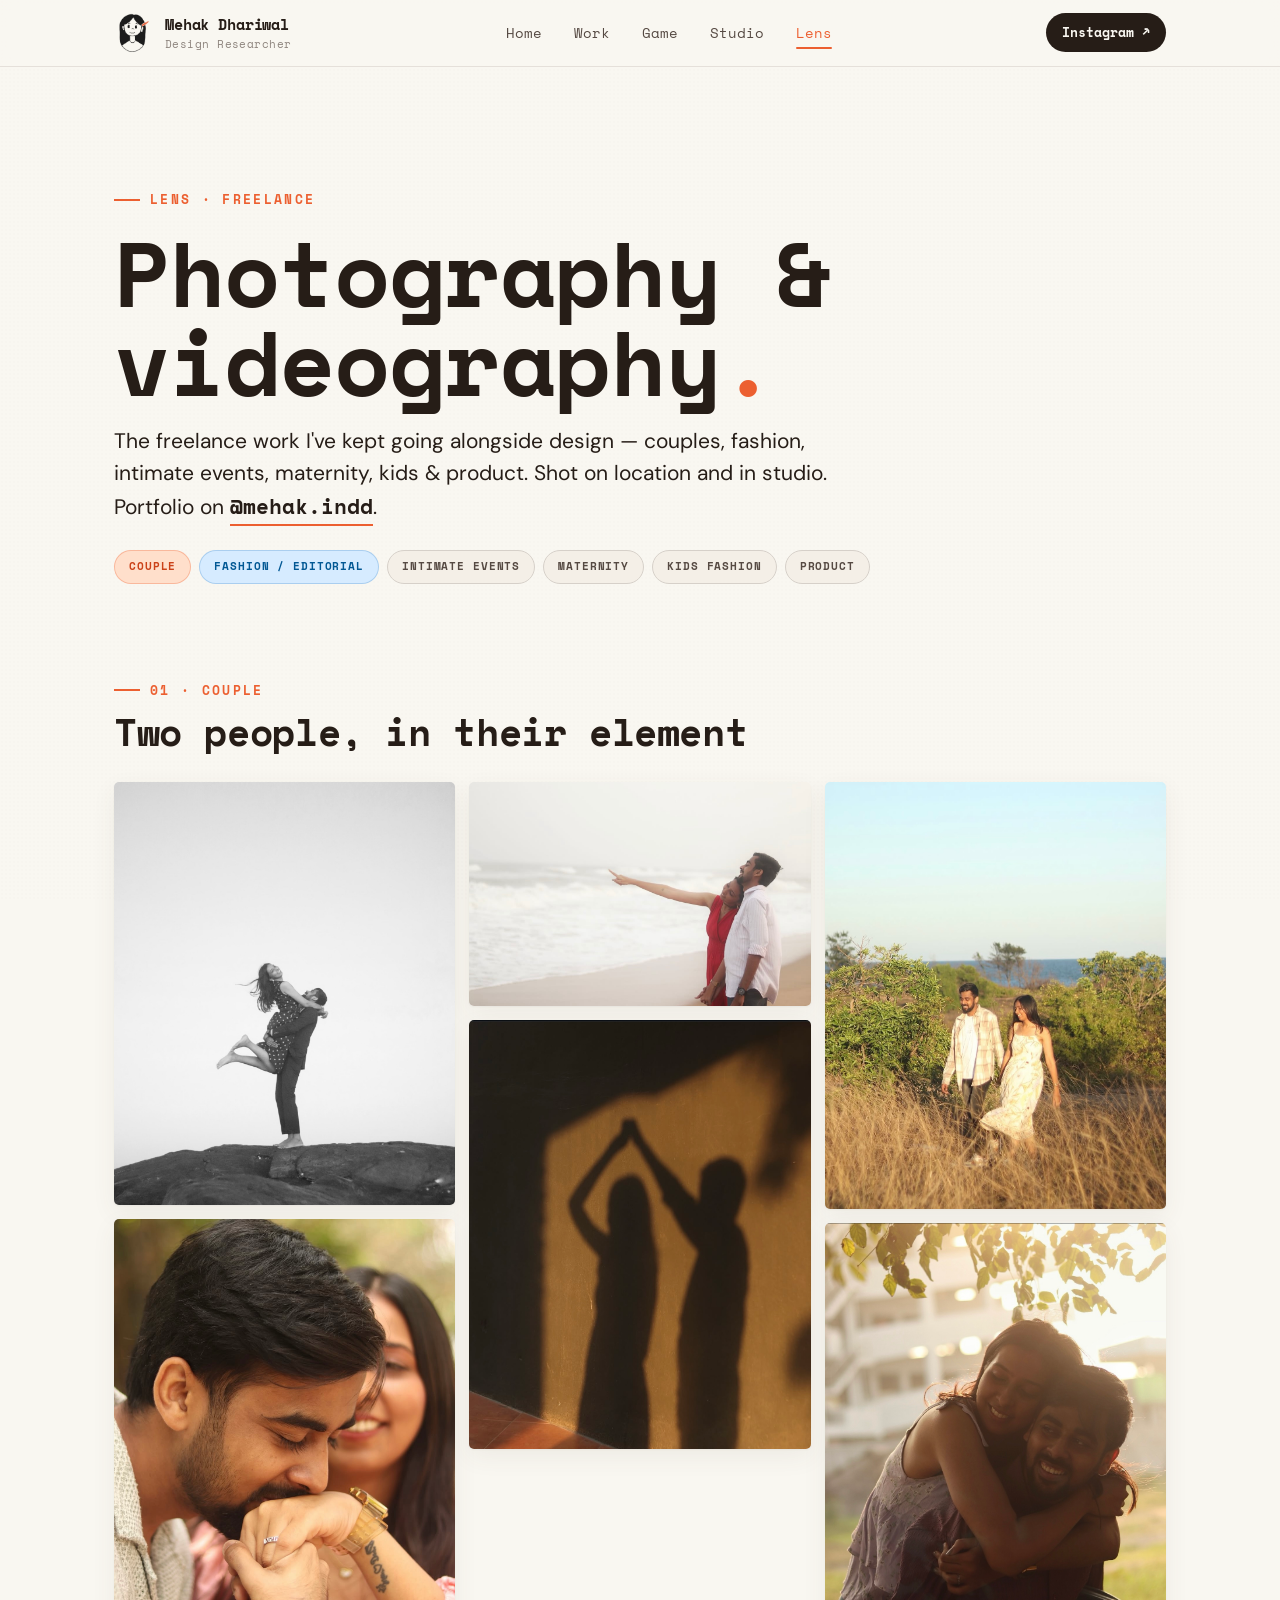
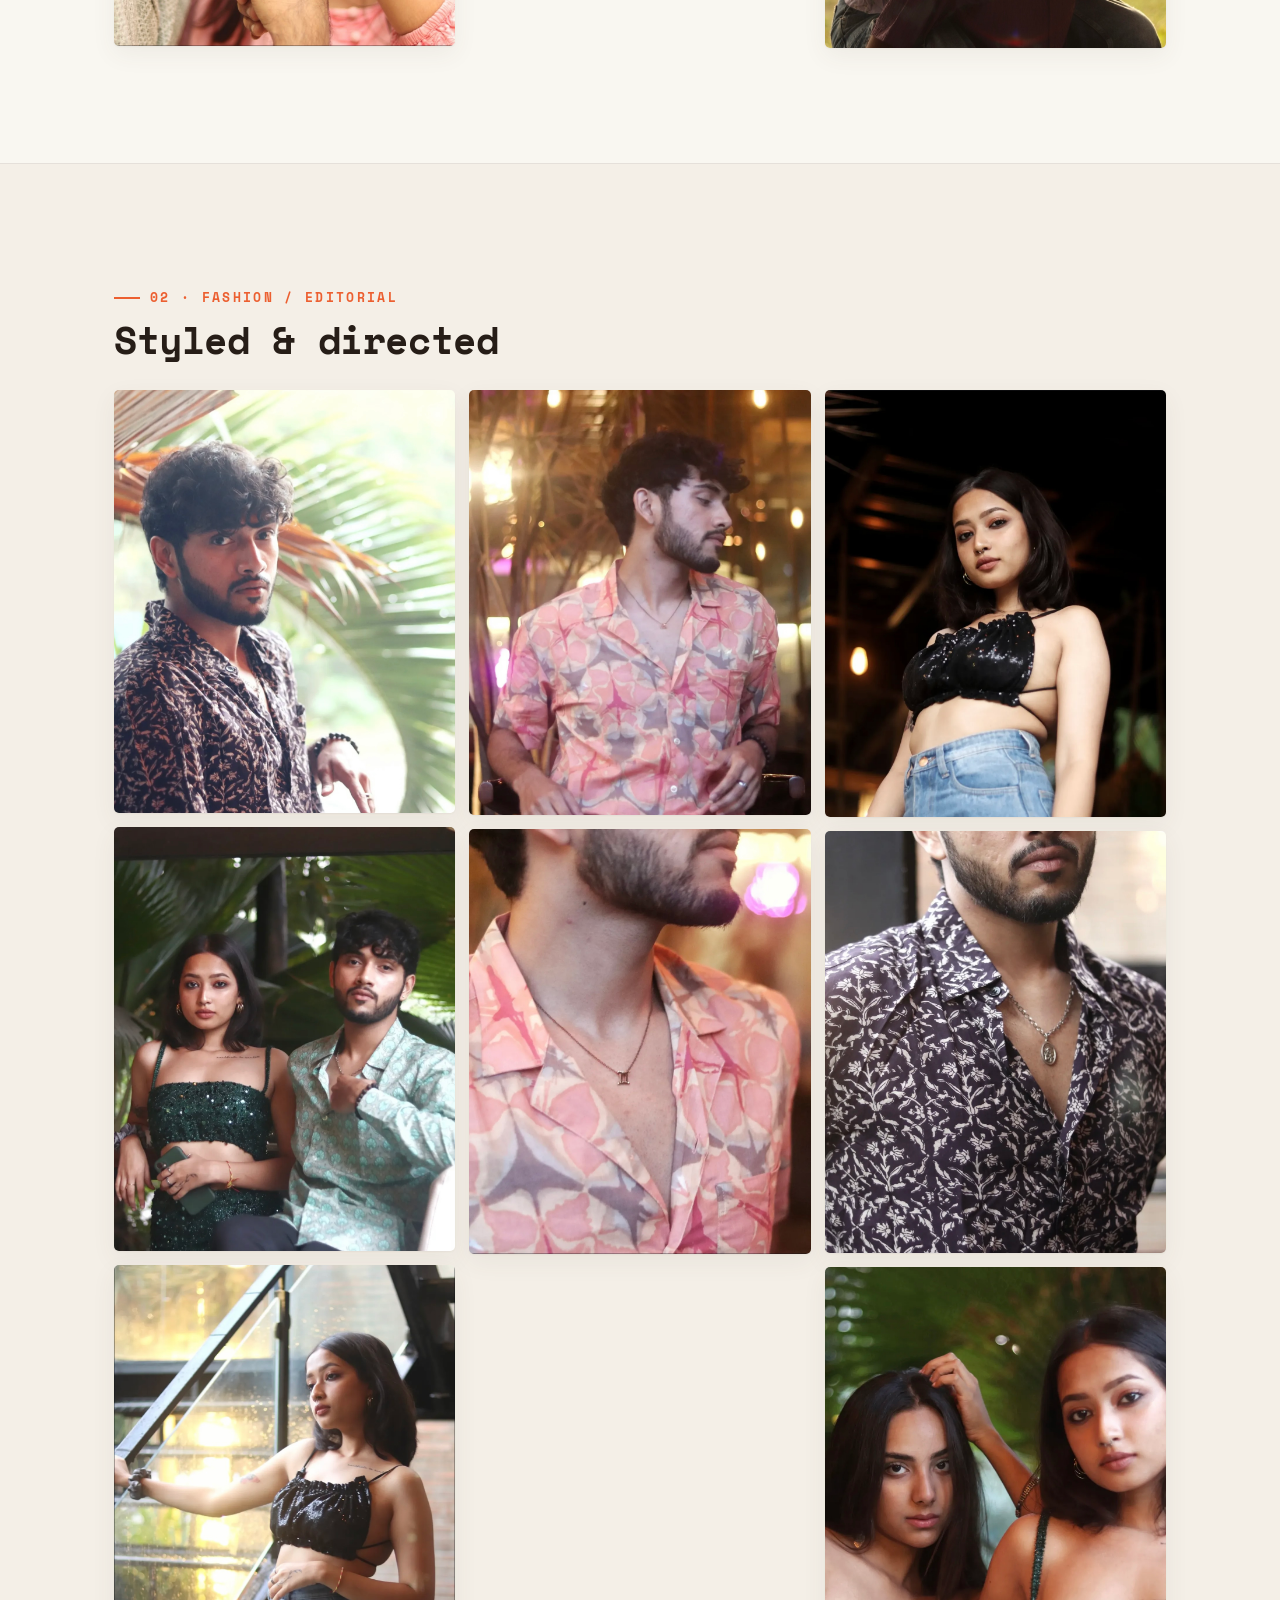
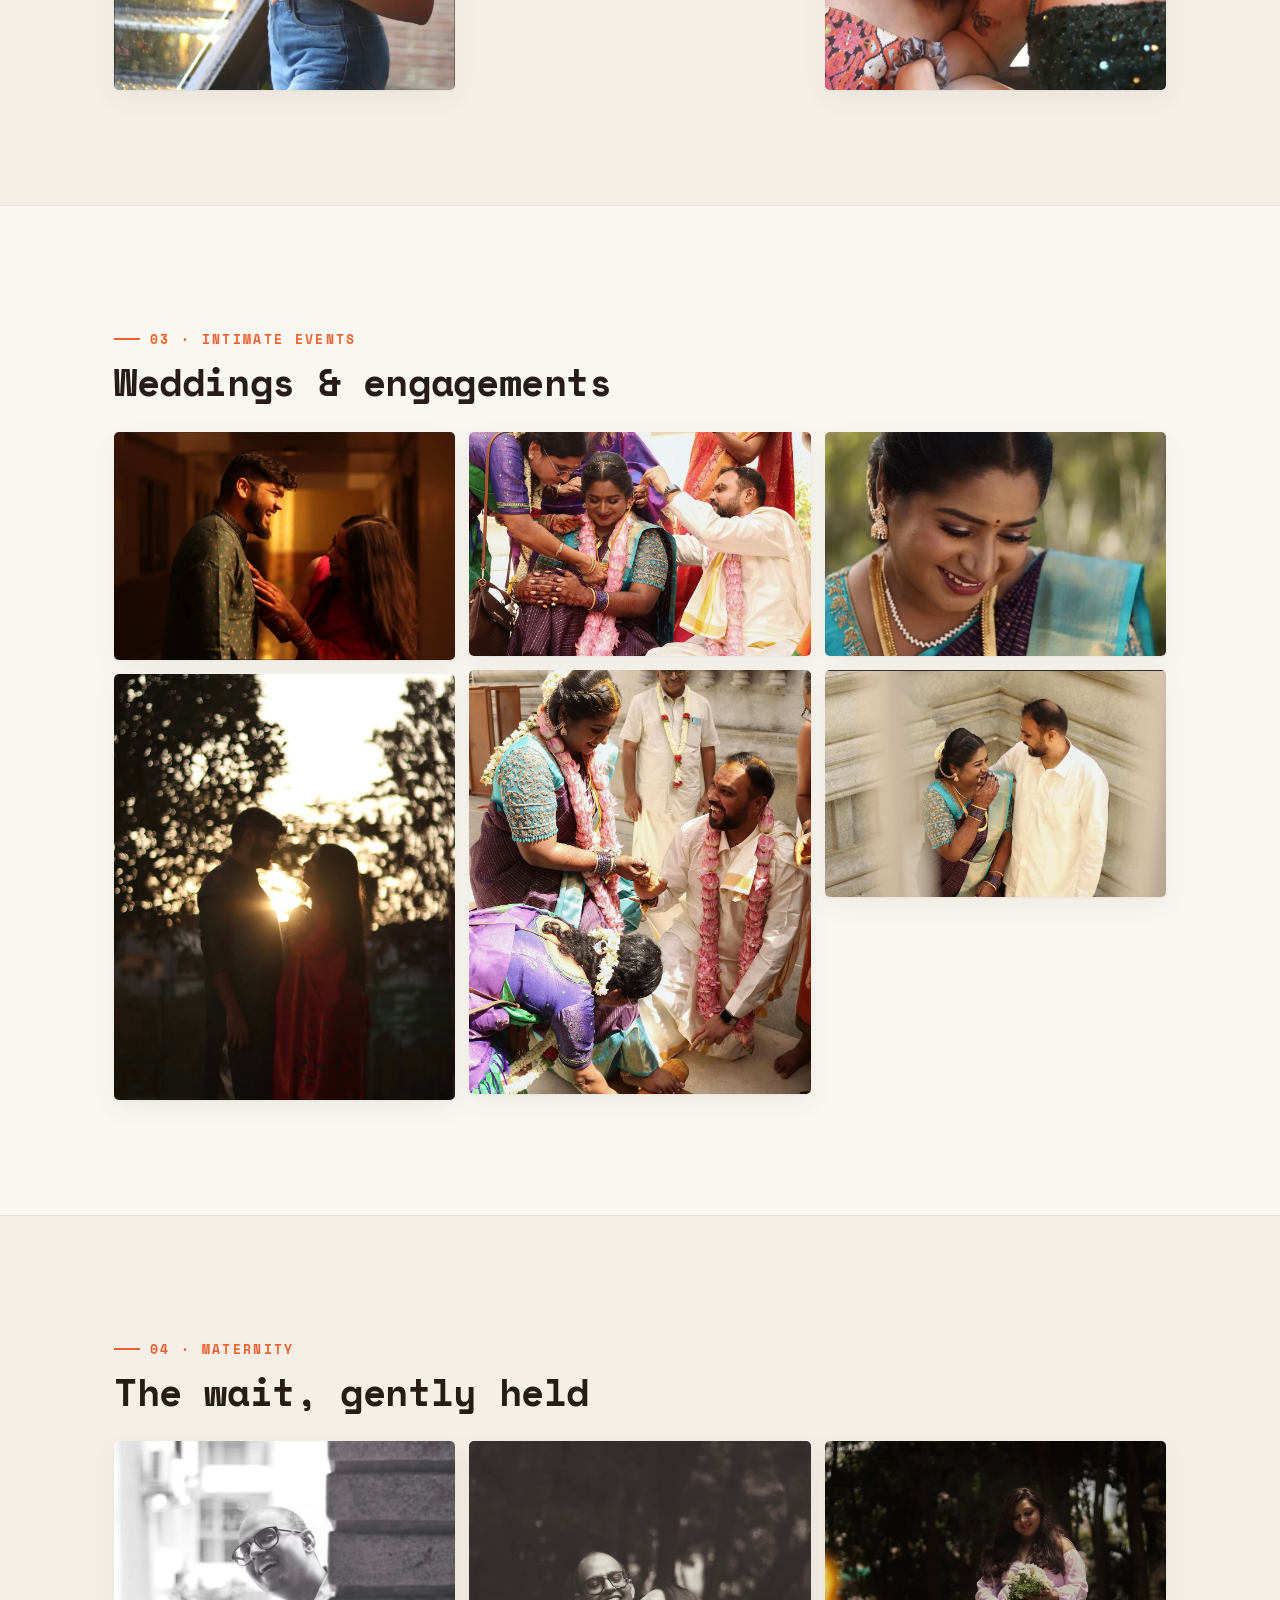
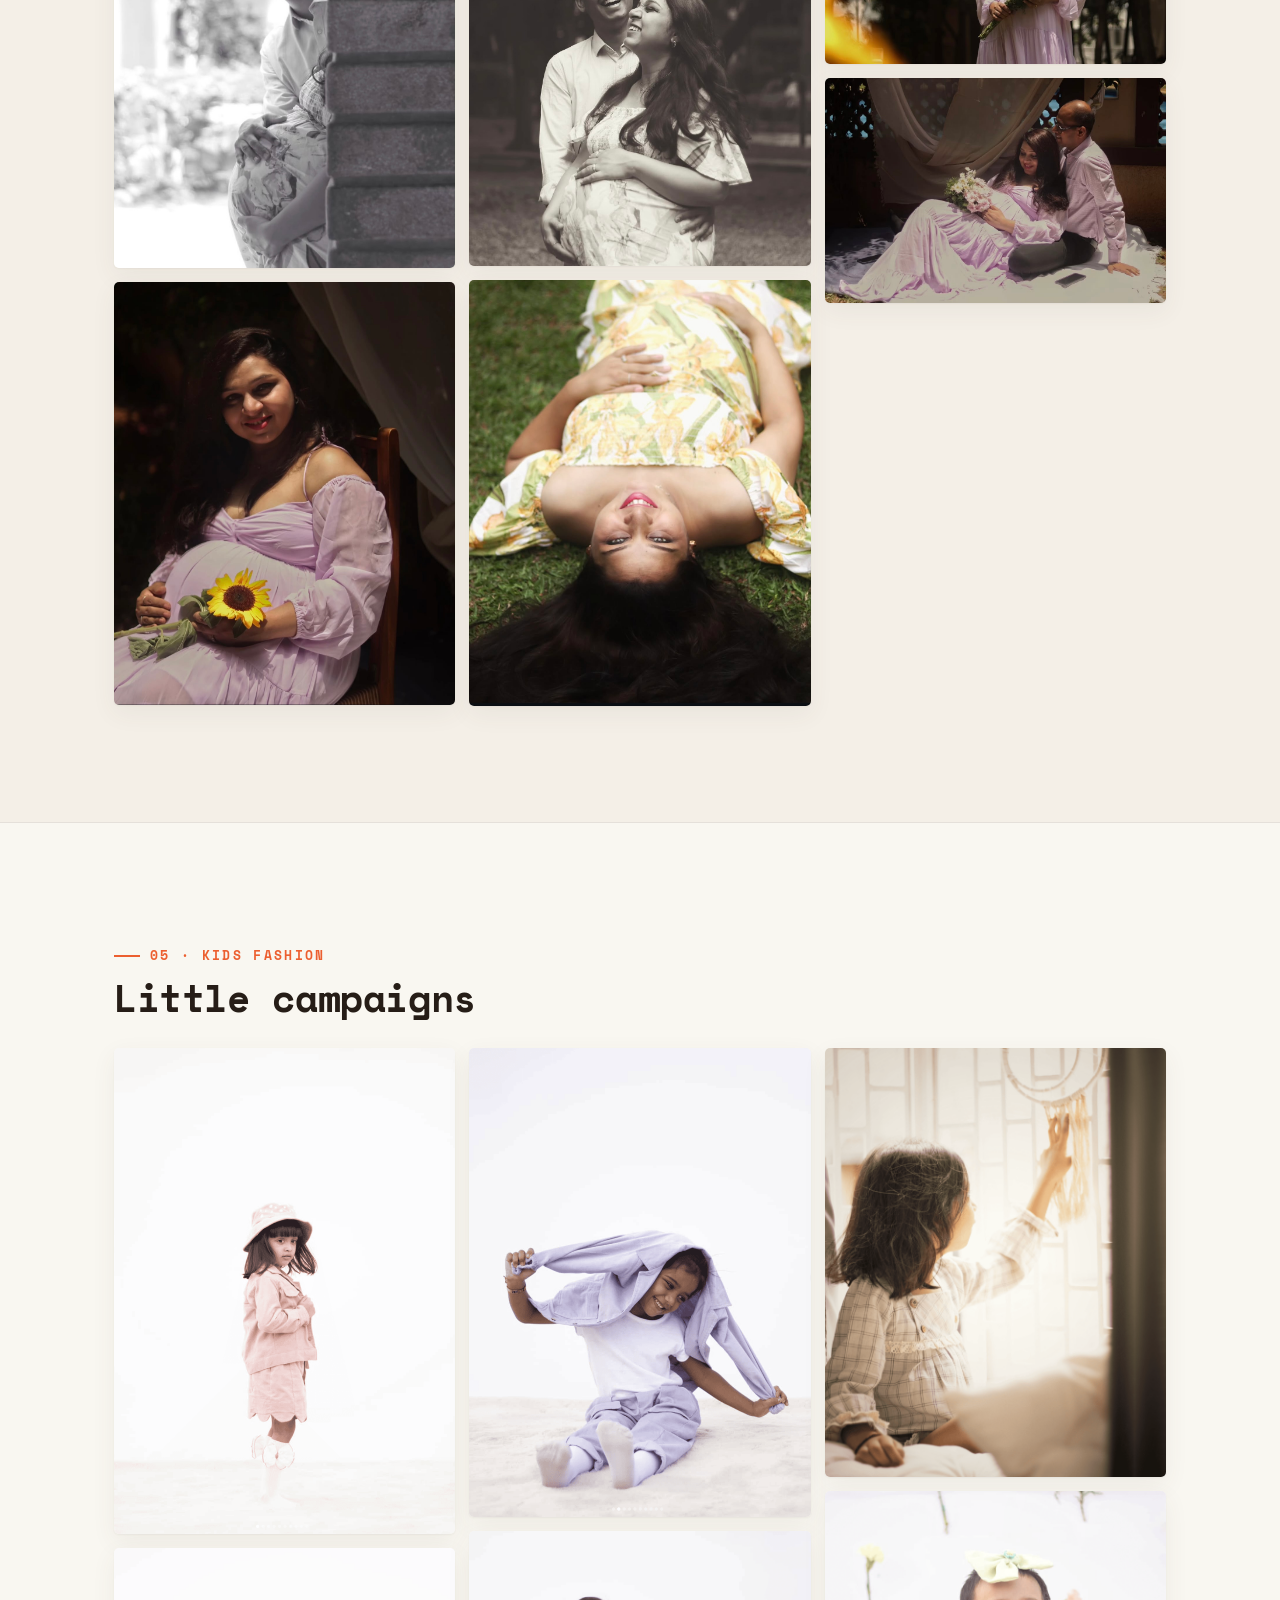
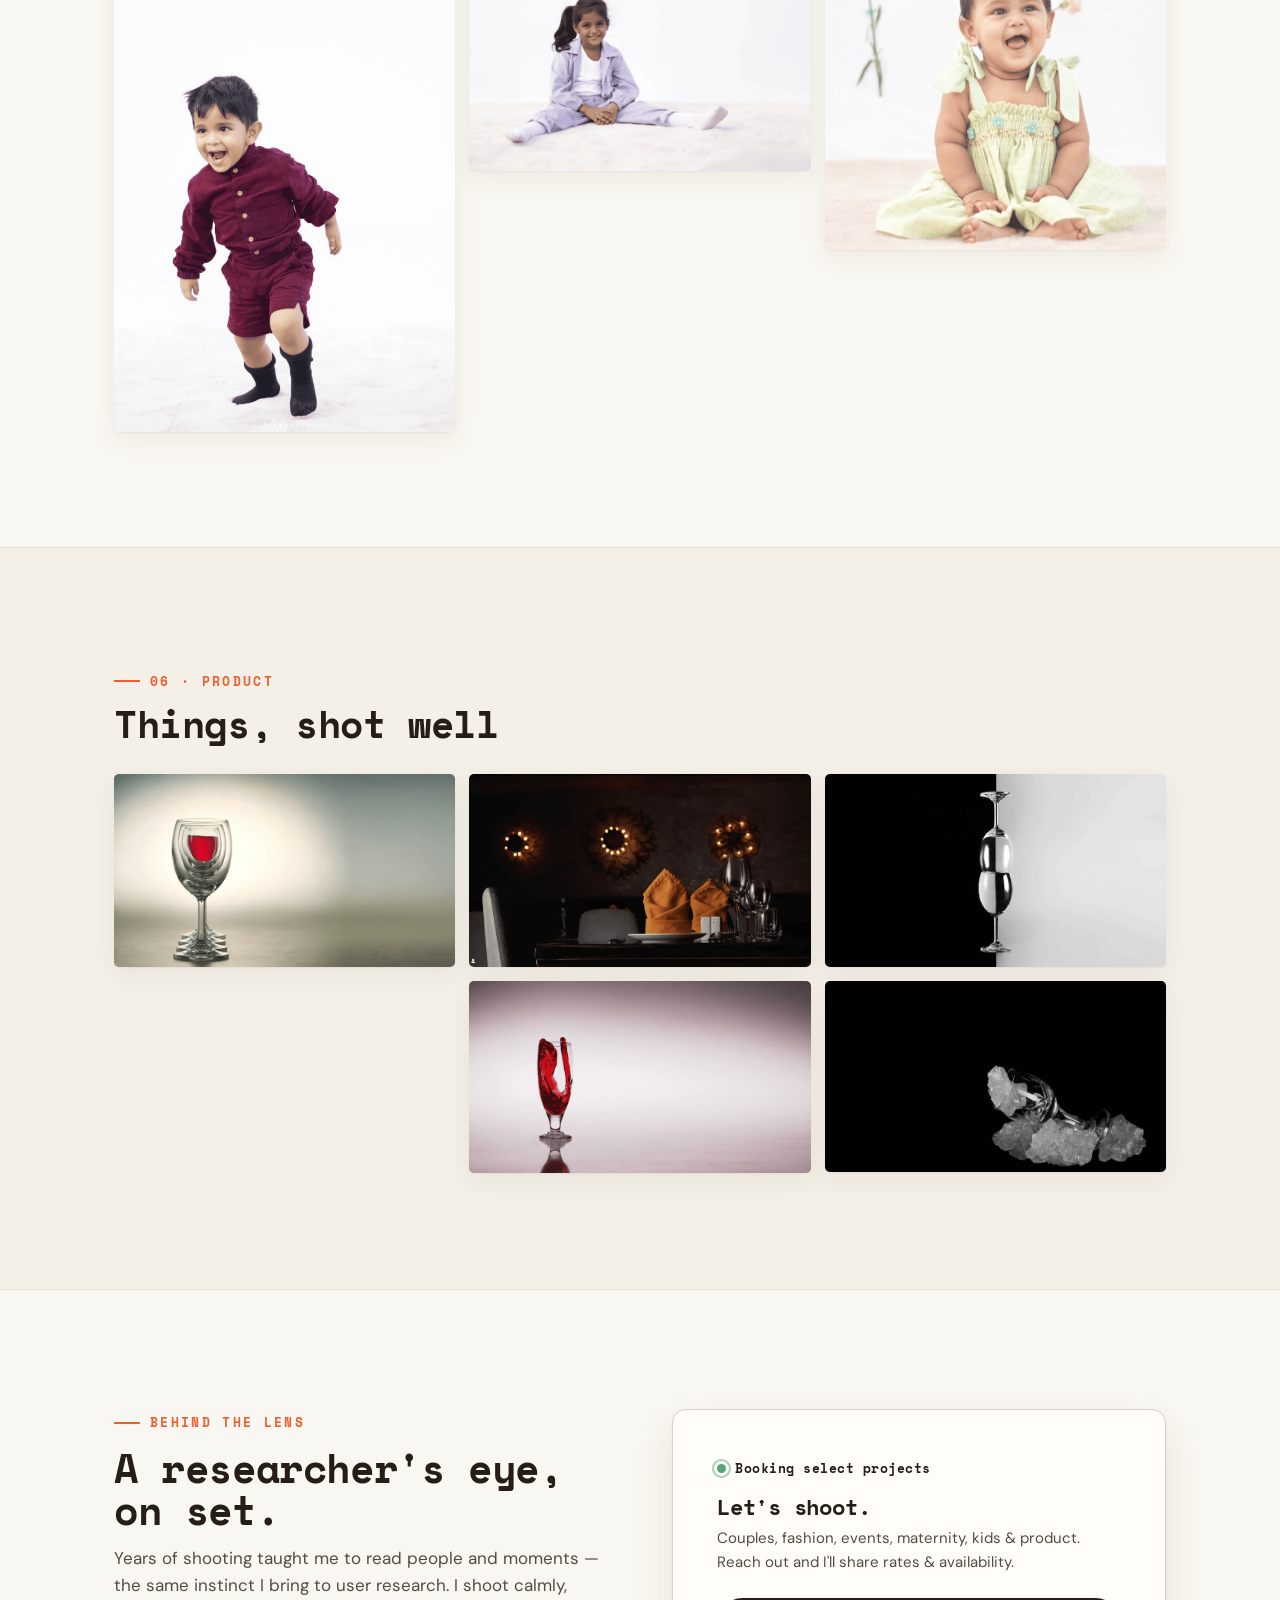
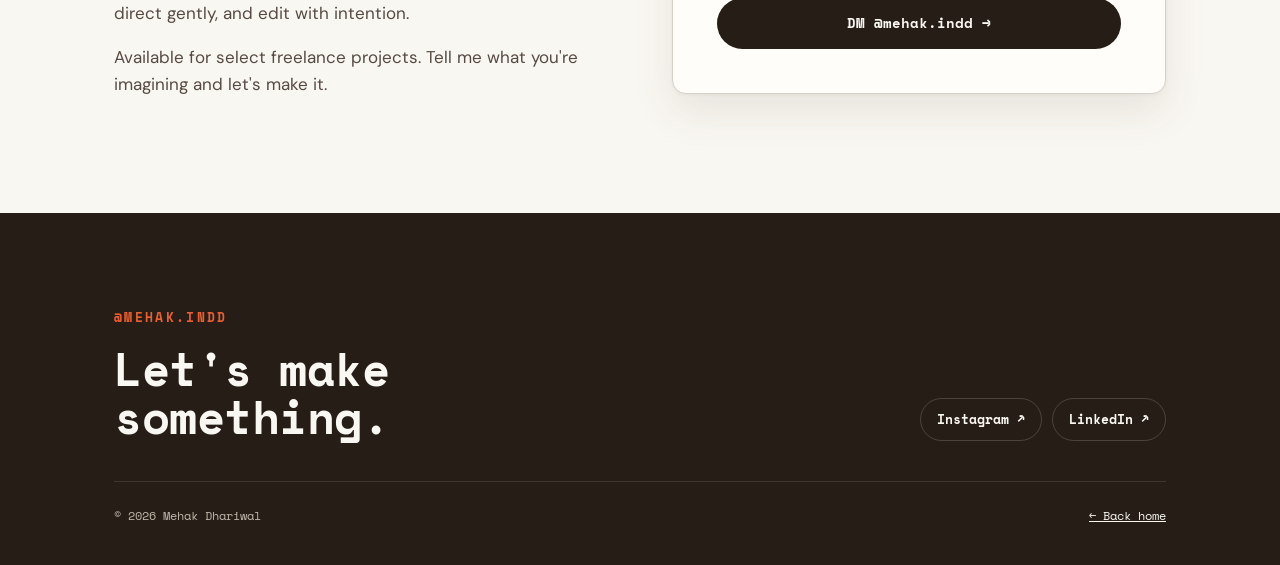
<file: lens.html>
<!DOCTYPE html>
<html lang="en">
<head>
<meta charset="UTF-8">
<meta name="viewport" content="width=device-width, initial-scale=1.0">
<script>document.documentElement.classList.add('js');</script>
<title>Lens — Mehak Dhariwal</title>
<link rel="stylesheet" href="assets/styles.css">
</head>
<body data-screen-label="Lens">

<header class="nav">
  <div class="nav-inner">
    <a class="brand" href="index.html"><span class="brand-mark"><img src="assets/img/avatar.png" alt="Mehak avatar"></span><span class="brand-name">Mehak Dhariwal<small>Design Researcher</small></span></a>
    <nav class="nav-links">
      <a href="index.html">Home</a><a href="work.html">Work</a>
      <a href="game.html">Game</a><a href="studio.html">Studio</a><a href="lens.html" class="active">Lens</a>
    </nav>
    <a class="nav-cta" href="https://www.instagram.com/mehak.indd/" target="_blank" rel="noopener">Instagram ↗</a>
    <button class="nav-toggle" aria-label="Menu"><span></span><span></span><span></span></button>
  </div>
</header>

<!-- HERO -->
<section class="section" style="padding-bottom:clamp(20px,3vw,32px);">
  <div class="wrap">
    <span class="eyebrow reveal">Lens · Freelance</span>
    <h1 class="reveal d1" style="font-size:clamp(40px,8vw,92px); margin-top:18px; line-height:.96;">Photography &amp;<br>videography<span class="pop" style="color:var(--orange);">.</span></h1>
    <p class="lede reveal d2 narrow" style="margin-top:20px;">
      The freelance work I've kept going alongside design — couples, fashion, intimate events, maternity, kids &amp; product.
      Shot on location and in studio. Portfolio on <a class="textlink" href="https://www.instagram.com/mehak.indd/" target="_blank" rel="noopener" style="font-size:inherit;">@mehak.indd</a>.
    </p>
    <div class="row reveal d3" style="margin-top:24px; gap:8px;">
      <a class="tag o" href="#couple" style="text-decoration:none; padding:7px 14px;">Couple</a>
      <a class="tag b" href="#fashion" style="text-decoration:none; padding:7px 14px;">Fashion / Editorial</a>
      <a class="tag" href="#events" style="text-decoration:none; padding:7px 14px;">Intimate events</a>
      <a class="tag" href="#maternity" style="text-decoration:none; padding:7px 14px;">Maternity</a>
      <a class="tag" href="#kids" style="text-decoration:none; padding:7px 14px;">Kids fashion</a>
      <a class="tag" href="#product" style="text-decoration:none; padding:7px 14px;">Product</a>
    </div>
  </div>
</section>

<!-- COUPLE -->
<section class="section" id="couple" style="scroll-margin-top:80px; padding-top:clamp(32px,5vw,56px);">
  <div class="wrap">
    <div class="reveal" style="margin-bottom:clamp(20px,3vw,30px);"><span class="eyebrow">01 · Couple</span><h2 style="font-size:clamp(24px,3.6vw,38px); margin-top:12px;">Two people, in their element</h2></div>
    <div class="gallery film reveal d1">
      <img src="assets/img/lens/couple-1.jpg" alt="Couple portrait" loading="lazy">
      <img src="assets/img/lens/couple-2.jpg" alt="Couple portrait" loading="lazy">
      <img src="assets/img/lens/couple-3.jpg" alt="Couple portrait" loading="lazy">
      <img src="assets/img/lens/couple-4.jpg" alt="Couple portrait" loading="lazy">
      <img src="assets/img/lens/couple-5.jpg" alt="Couple portrait" loading="lazy">
      <img src="assets/img/lens/couple-6.jpg" alt="Couple portrait" loading="lazy">
    </div>
  </div>
</section>

<!-- FASHION -->
<section class="section" id="fashion" style="scroll-margin-top:80px; background:var(--paper-2); border-block:1px solid var(--line-soft);">
  <div class="wrap">
    <div class="reveal" style="margin-bottom:clamp(20px,3vw,30px);"><span class="eyebrow">02 · Fashion / Editorial</span><h2 style="font-size:clamp(24px,3.6vw,38px); margin-top:12px;">Styled &amp; directed</h2></div>
    <div class="gallery film reveal d1">
      <img src="assets/img/lens/fashion-1.jpg" alt="Fashion editorial" loading="lazy">
      <img src="assets/img/lens/fashion-2.jpg" alt="Fashion editorial" loading="lazy">
      <img src="assets/img/lens/fashion-3.jpg" alt="Fashion editorial" loading="lazy">
      <img src="assets/img/lens/fashion-4.jpg" alt="Fashion editorial" loading="lazy">
      <img src="assets/img/lens/fashion-5.jpg" alt="Fashion editorial" loading="lazy">
      <img src="assets/img/lens/fashion-6.jpg" alt="Fashion editorial" loading="lazy">
      <img src="assets/img/lens/fashion-7.jpg" alt="Fashion editorial" loading="lazy">
      <img src="assets/img/lens/fashion-8.jpg" alt="Fashion editorial" loading="lazy">
    </div>
  </div>
</section>

<!-- EVENTS -->
<section class="section" id="events" style="scroll-margin-top:80px;">
  <div class="wrap">
    <div class="reveal" style="margin-bottom:clamp(20px,3vw,30px);"><span class="eyebrow">03 · Intimate events</span><h2 style="font-size:clamp(24px,3.6vw,38px); margin-top:12px;">Weddings &amp; engagements</h2></div>
    <div class="gallery film reveal d1">
      <img src="assets/img/lens/event-1.jpg" alt="Engagement / wedding" loading="lazy">
      <img src="assets/img/lens/event-2.jpg" alt="Engagement / wedding" loading="lazy">
      <img src="assets/img/lens/event-3.jpg" alt="Engagement / wedding" loading="lazy">
      <img src="assets/img/lens/event-4.jpg" alt="Engagement / wedding" loading="lazy">
      <img src="assets/img/lens/event-5.jpg" alt="Engagement / wedding" loading="lazy">
      <img src="assets/img/lens/event-6.jpg" alt="Engagement / wedding" loading="lazy">
    </div>
  </div>
</section>

<!-- MATERNITY -->
<section class="section" id="maternity" style="scroll-margin-top:80px; background:var(--paper-2); border-block:1px solid var(--line-soft);">
  <div class="wrap">
    <div class="reveal" style="margin-bottom:clamp(20px,3vw,30px);"><span class="eyebrow">04 · Maternity</span><h2 style="font-size:clamp(24px,3.6vw,38px); margin-top:12px;">The wait, gently held</h2></div>
    <div class="gallery film reveal d1">
      <img src="assets/img/lens/maternity-1.jpg" alt="Maternity portrait" loading="lazy">
      <img src="assets/img/lens/maternity-2.jpg" alt="Maternity portrait" loading="lazy">
      <img src="assets/img/lens/maternity-3.jpg" alt="Maternity portrait" loading="lazy">
      <img src="assets/img/lens/maternity-4.jpg" alt="Maternity portrait" loading="lazy">
      <img src="assets/img/lens/maternity-5.jpg" alt="Maternity portrait" loading="lazy">
      <img src="assets/img/lens/maternity-6.jpg" alt="Maternity portrait" loading="lazy">
    </div>
  </div>
</section>

<!-- KIDS -->
<section class="section" id="kids" style="scroll-margin-top:80px;">
  <div class="wrap">
    <div class="reveal" style="margin-bottom:clamp(20px,3vw,30px);"><span class="eyebrow">05 · Kids fashion</span><h2 style="font-size:clamp(24px,3.6vw,38px); margin-top:12px;">Little campaigns</h2></div>
    <div class="gallery film reveal d1">
      <img src="assets/img/lens/kids-1.png" alt="Kids fashion" loading="lazy">
      <img src="assets/img/lens/kids-2.png" alt="Kids fashion" loading="lazy">
      <img src="assets/img/lens/kids-3.png" alt="Kids fashion" loading="lazy">
      <img src="assets/img/lens/kids-4.png" alt="Kids fashion" loading="lazy">
      <img src="assets/img/lens/kids-5.png" alt="Kids fashion" loading="lazy">
      <img src="assets/img/lens/kids-6.png" alt="Kids fashion" loading="lazy">
    </div>
  </div>
</section>

<!-- PRODUCT -->
<section class="section" id="product" style="scroll-margin-top:80px; background:var(--paper-2); border-block:1px solid var(--line-soft);">
  <div class="wrap">
    <div class="reveal" style="margin-bottom:clamp(20px,3vw,30px);"><span class="eyebrow">06 · Product</span><h2 style="font-size:clamp(24px,3.6vw,38px); margin-top:12px;">Things, shot well</h2></div>
    <div class="gallery film reveal d1">
      <img src="assets/img/lens/product-1.png" alt="Product photography" loading="lazy">
      <img src="assets/img/lens/product-2.png" alt="Product photography" loading="lazy">
      <img src="assets/img/lens/product-3.png" alt="Product photography" loading="lazy">
      <img src="assets/img/lens/product-4.png" alt="Product photography" loading="lazy">
      <img src="assets/img/lens/product-5.png" alt="Product photography" loading="lazy">
    </div>
  </div>
</section>

<!-- ABOUT / CTA -->
<section class="section">
  <div class="wrap">
    <div class="cs-grid" style="align-items:center;">
      <div class="cs-text reveal">
        <span class="eyebrow">Behind the lens</span>
        <h2 style="font-size:clamp(26px,3.8vw,40px); margin-top:14px;">A researcher's eye, on set.</h2>
        <p class="mt-s">Years of shooting taught me to read people and moments — the same instinct I bring to user research. I shoot calmly, direct gently, and edit with intention.</p>
        <p>Available for select freelance projects. Tell me what you're imagining and let's make it.</p>
      </div>
      <div class="reveal d2">
        <div class="now-card">
          <div>
            <span class="status-pill"><span class="pulse-dot"></span> Booking select projects</span>
            <h3 style="font-size:22px; margin-top:14px;">Let's shoot.</h3>
            <p style="font-size:15px; margin-top:8px;">Couples, fashion, events, maternity, kids &amp; product. Reach out and I'll share rates &amp; availability.</p>
          </div>
          <a class="btn btn-primary" href="https://www.instagram.com/mehak.indd/" target="_blank" rel="noopener" style="justify-content:center;">DM @mehak.indd <span class="arr">→</span></a>
        </div>
      </div>
    </div>
  </div>
</section>

<footer class="foot">
  <div class="wrap">
    <div class="foot-top">
      <div><span class="eyebrow no-rule" style="color:var(--orange);">@mehak.indd</span><h2 style="margin-top:14px;">Let's make<br>something.</h2></div>
      <div class="foot-socials">
        <a href="https://www.instagram.com/mehak.indd/" target="_blank" rel="noopener">Instagram ↗</a>
        <a href="https://www.linkedin.com/in/mehak-dhariwal/" target="_blank" rel="noopener">LinkedIn ↗</a>
      </div>
    </div>
    <div class="foot-bottom"><span>© 2026 Mehak Dhariwal</span><a href="index.html">← Back home</a></div>
  </div>
</footer>
<script src="assets/site.js"></script>
</body>
</html>
</file>
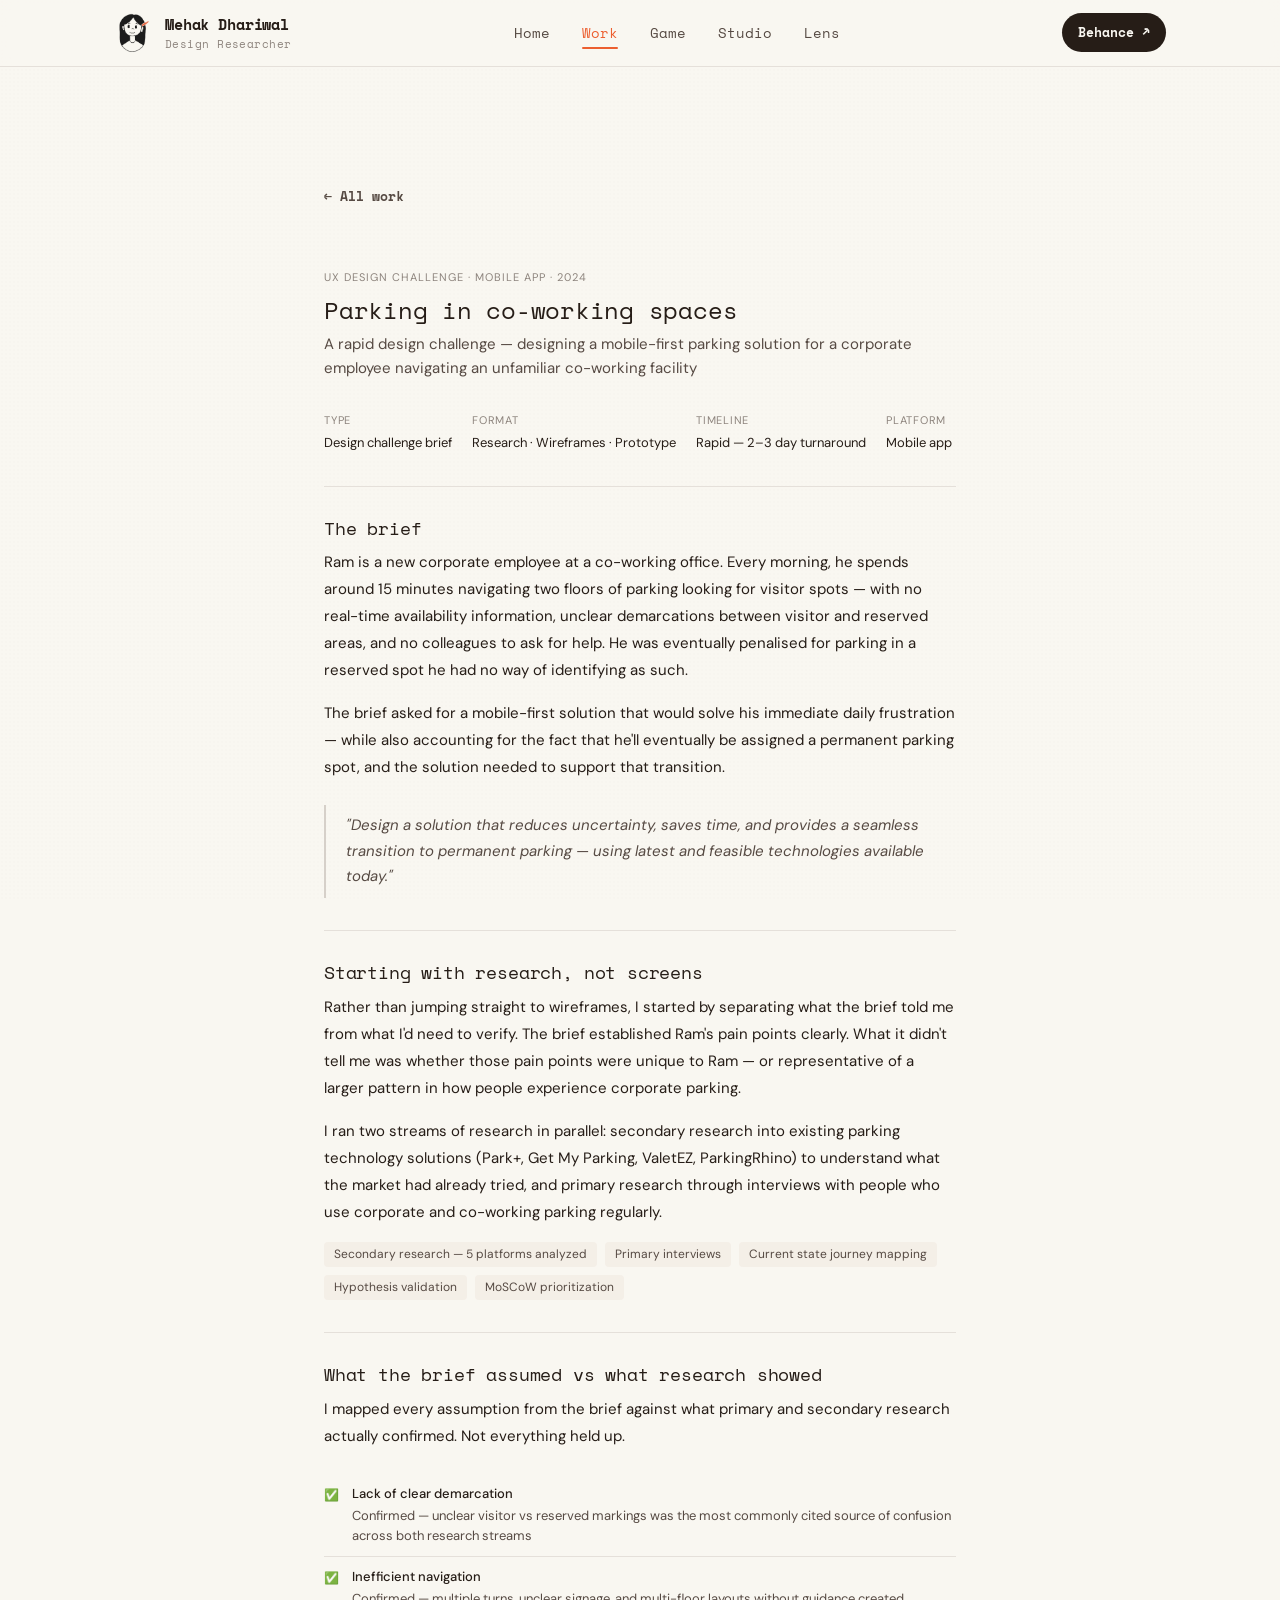
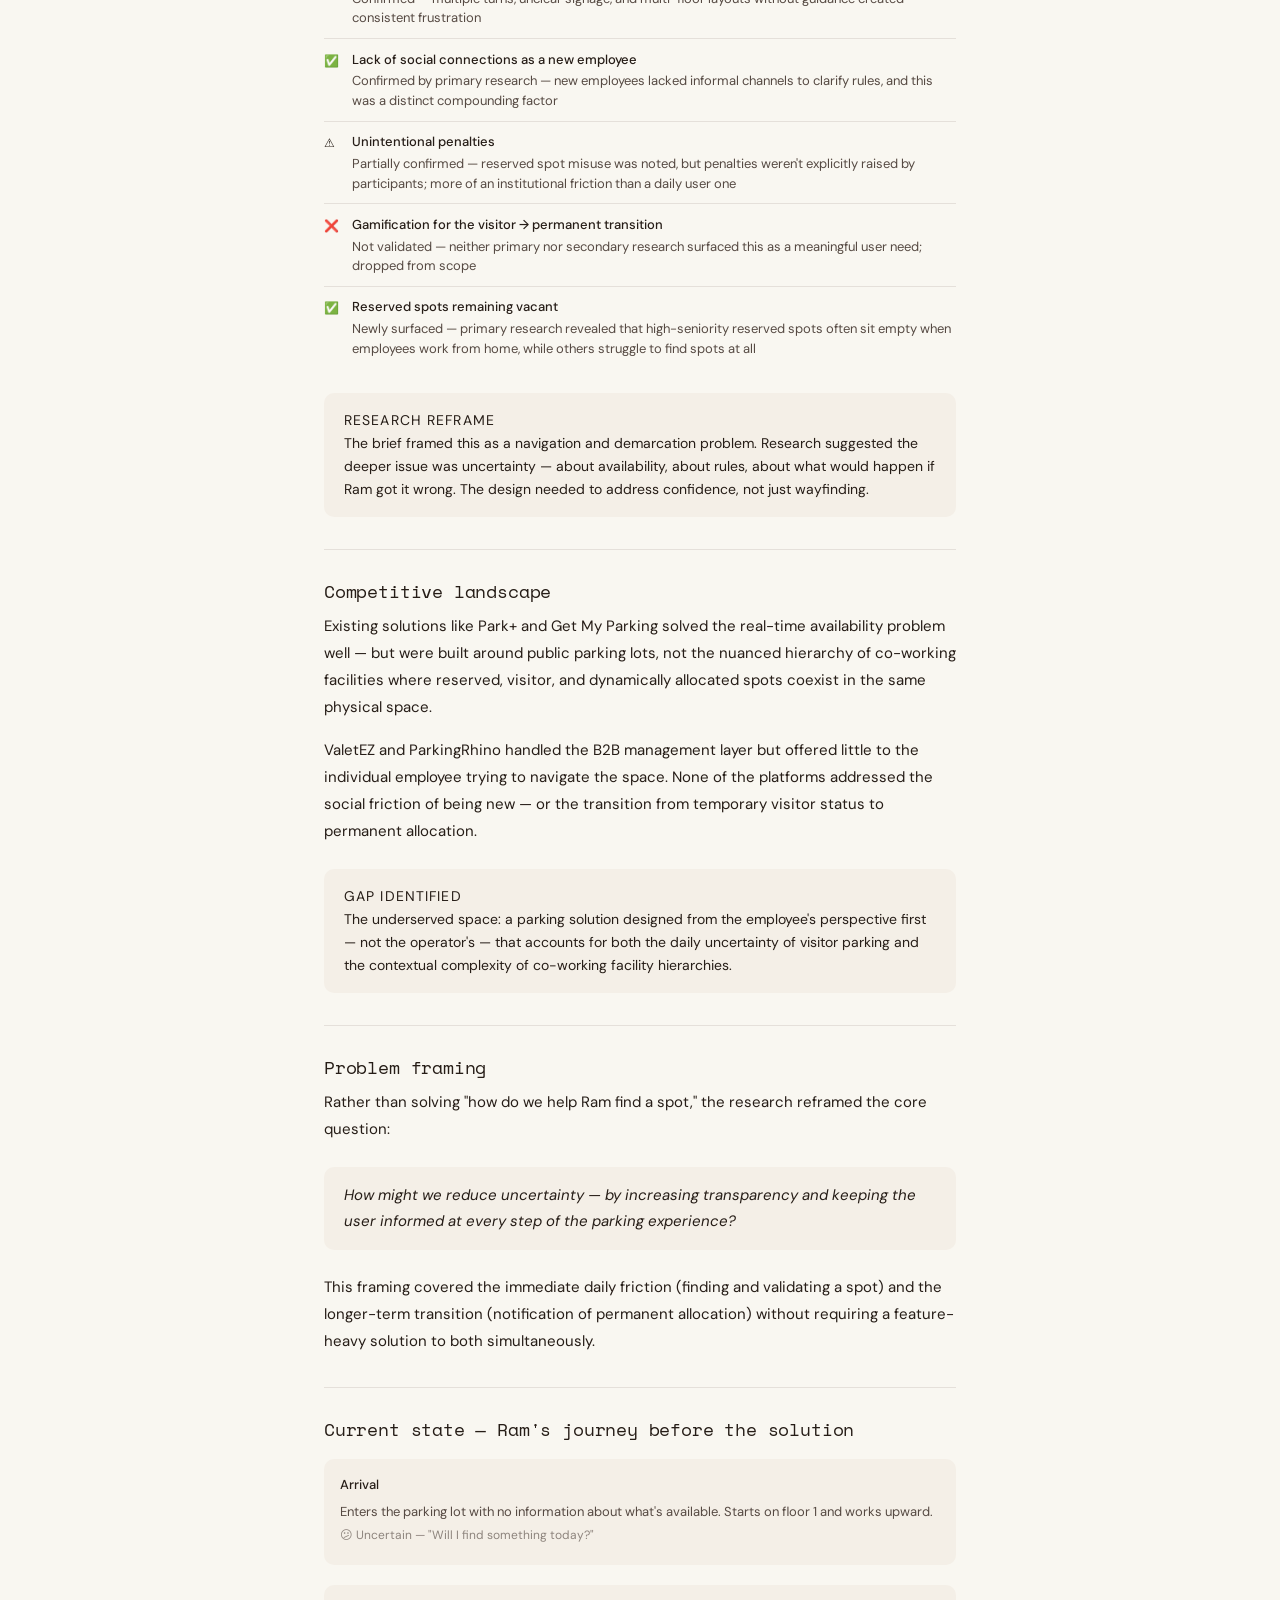
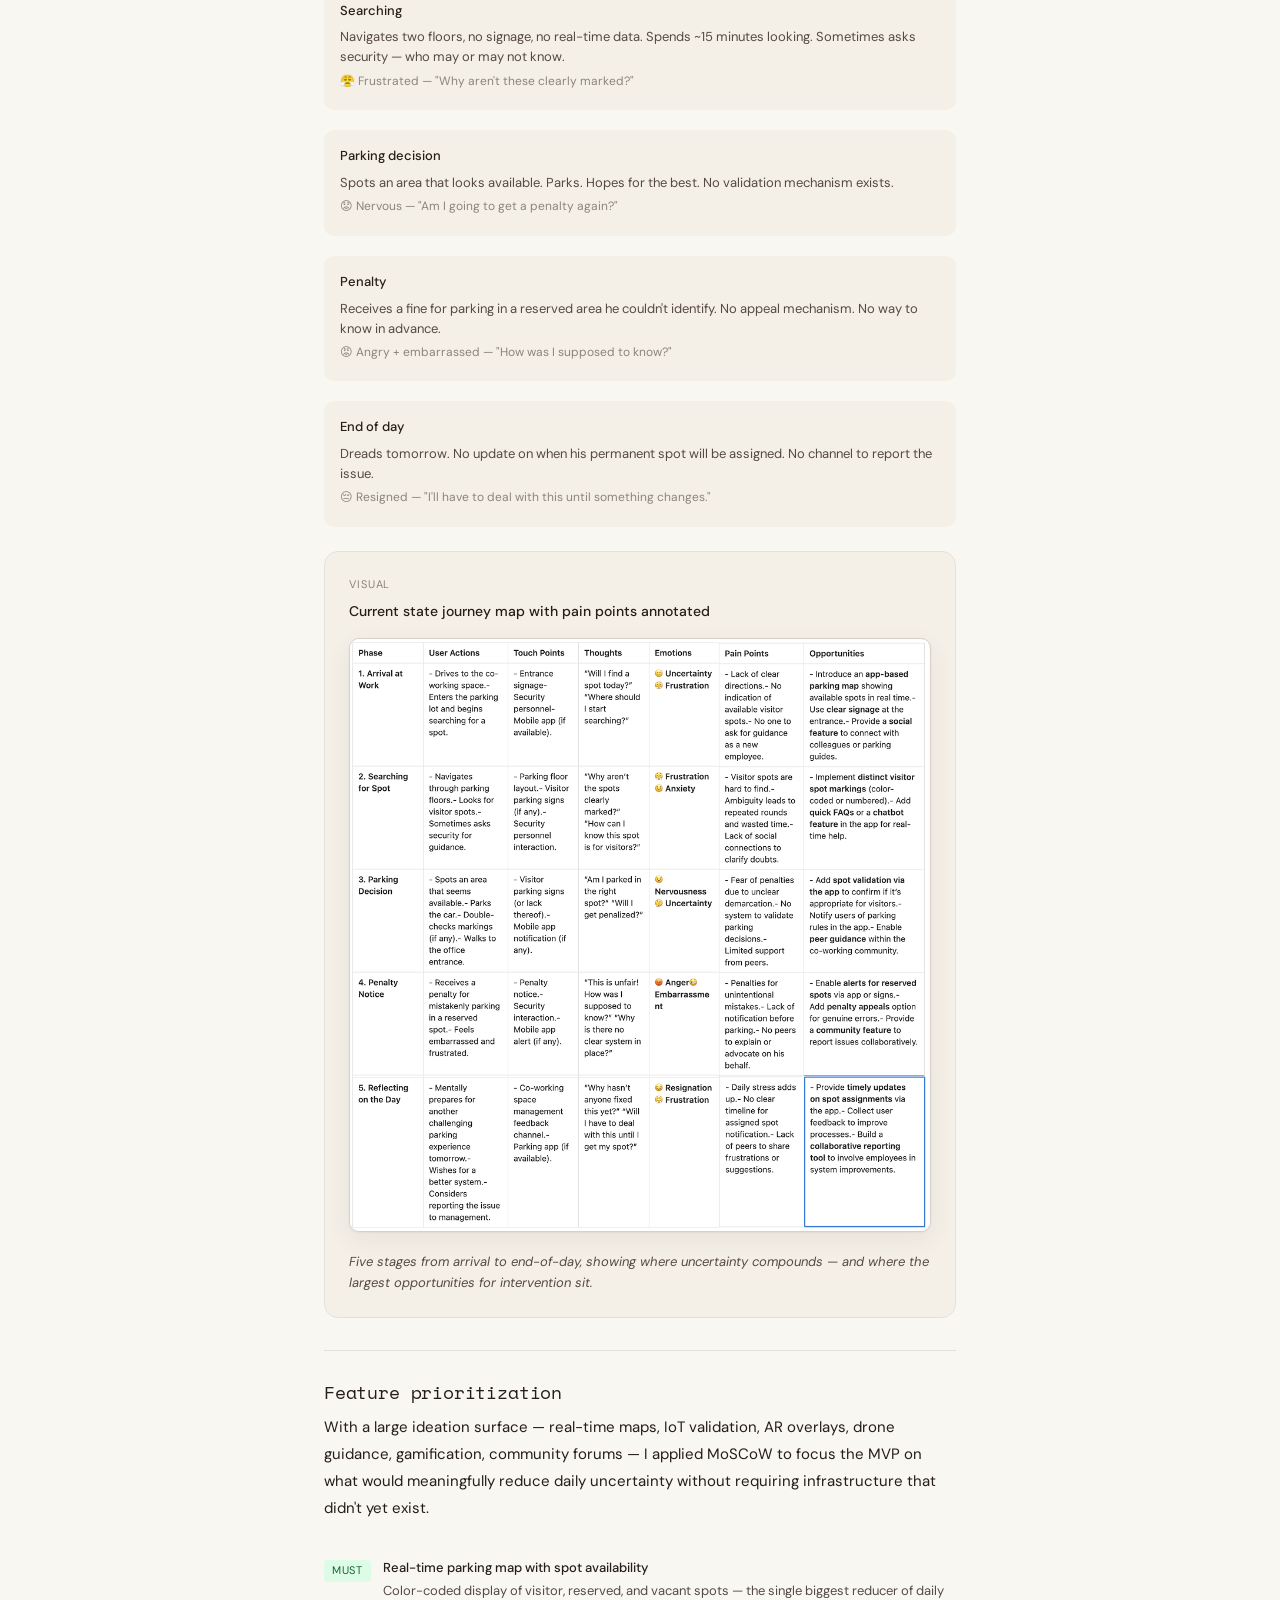
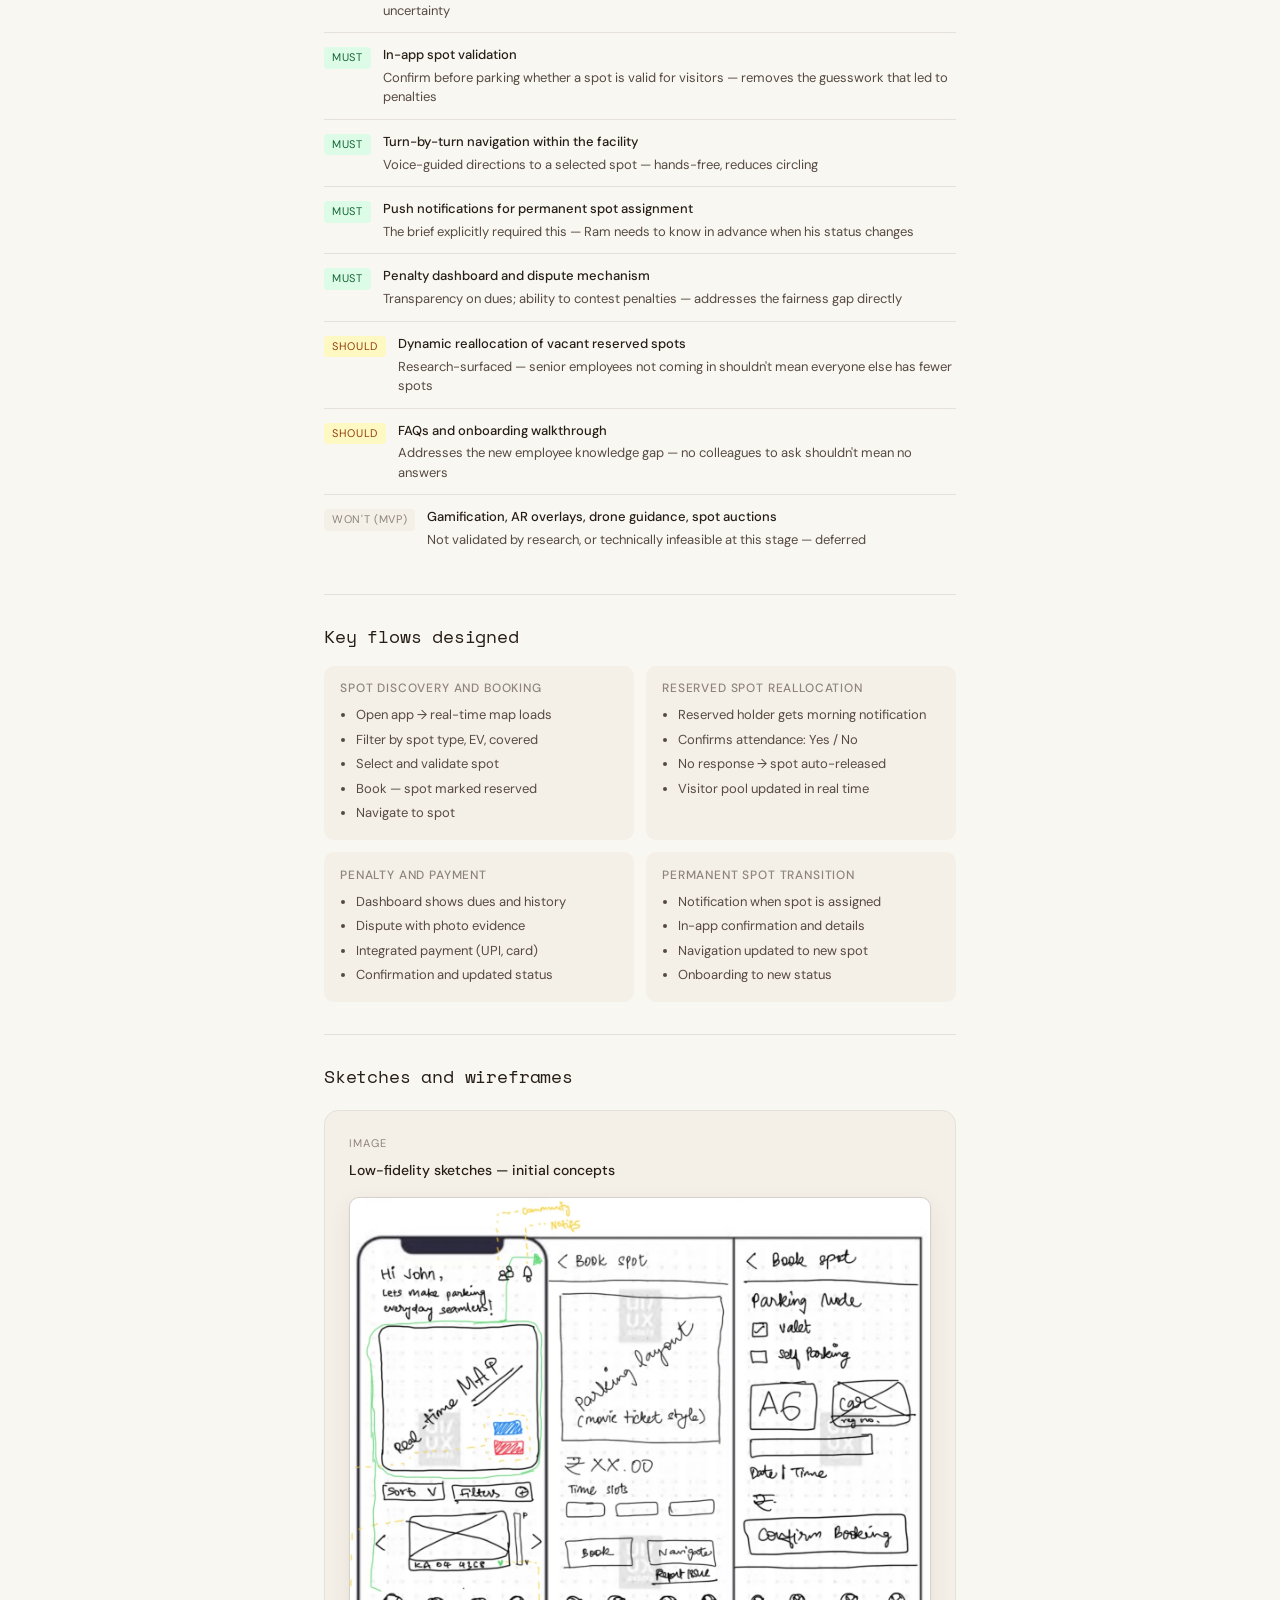
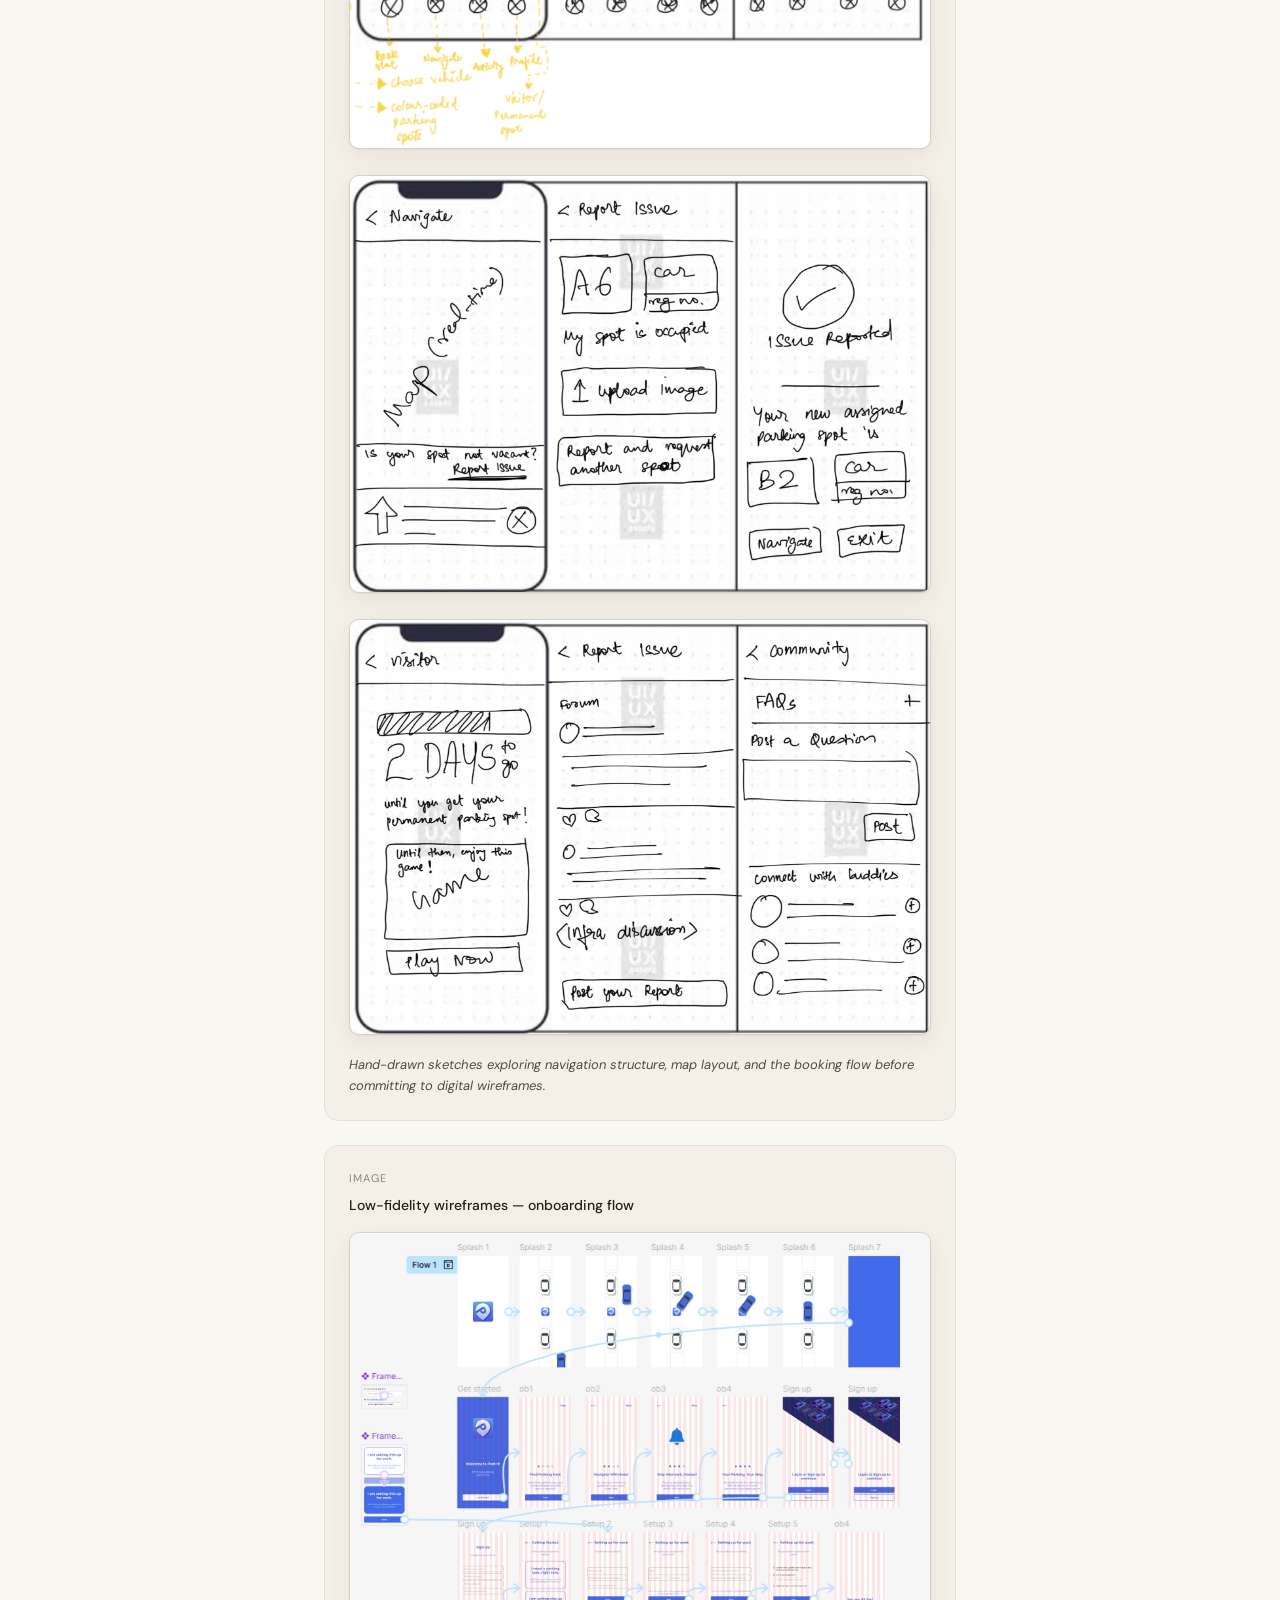
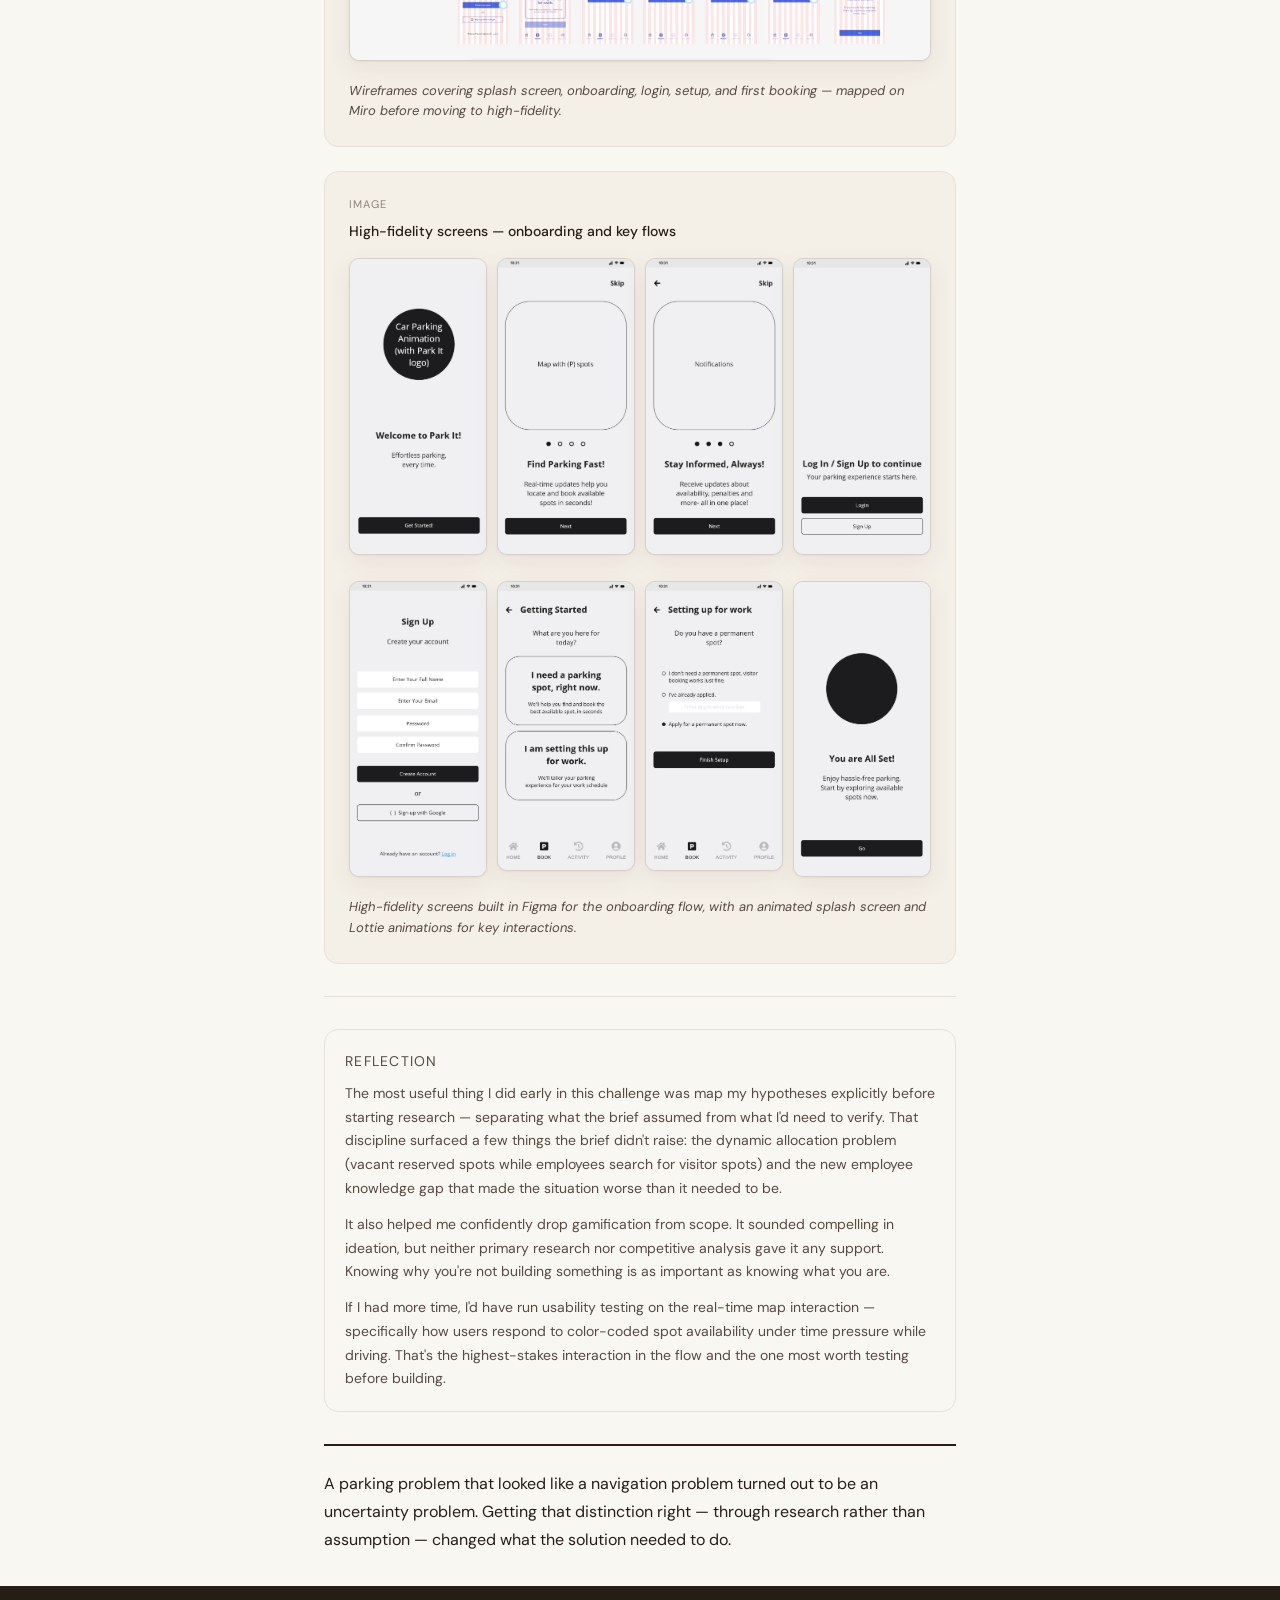
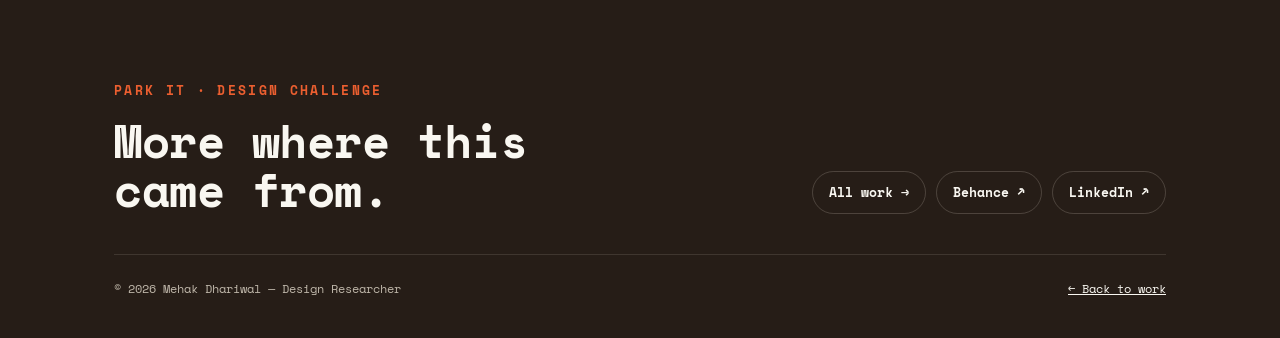
<file: parking.html>
<!DOCTYPE html>
<html lang="en">
<head>
<meta charset="UTF-8">
<meta name="viewport" content="width=device-width, initial-scale=1.0">
<script>document.documentElement.classList.add('js');</script>
<title>Parking in Co-working Spaces &middot; Mehak Dhariwal</title>
<link rel="stylesheet" href="assets/styles.css">
</head>
<body data-screen-label="Parking case study">
<header class="nav">
  <div class="nav-inner">
    <a class="brand" href="index.html">
      <span class="brand-mark"><img src="assets/img/avatar.png" alt="Mehak avatar"></span>
      <span class="brand-name">Mehak Dhariwal<small>Design Researcher</small></span>
    </a>
    <nav class="nav-links">
      <a href="index.html">Home</a>
      <a href="work.html" class="active">Work</a>
      <a href="game.html">Game</a>
      <a href="studio.html">Studio</a>
      <a href="lens.html">Lens</a>
    </nav>
    <a class="nav-cta" href="https://www.behance.net/mehakdhariwal" target="_blank" rel="noopener">Behance &#8599;</a>
    <button class="nav-toggle" aria-label="Menu"><span></span><span></span><span></span></button>
  </div>
</header>
<section class="section" style="padding-bottom:0;">
  <div class="wrap" style="max-width:760px;">
    <a class="textlink" href="work.html" style="border:0; font-size:13px; color:var(--ink-soft); padding:0;">&larr; All work</a>
  </div>
</section>
<main class="reader section" style="padding-top:clamp(16px,2.5vw,28px);">

<style>
  .cs{max-width:660px;padding:2rem 0;font-family:var(--font-sans)}
  .cs-label{font-size:11px;letter-spacing:.09em;text-transform:uppercase;color:var(--color-text-tertiary);margin-bottom:.5rem}
  .cs-h1{font-size:24px;font-weight:500;color:var(--color-text-primary);margin:0 0 .4rem;line-height:1.3}
  .cs-sub{font-size:15px;color:var(--color-text-secondary);margin:0 0 2rem}
  .cs-meta{display:flex;gap:20px;margin-bottom:2rem;flex-wrap:wrap}
  .cs-meta-item{display:flex;flex-direction:column;gap:3px}
  .cs-meta-item span:first-child{font-size:11px;color:var(--color-text-tertiary);text-transform:uppercase;letter-spacing:.07em}
  .cs-meta-item span:last-child{font-size:13px;color:var(--color-text-primary)}
  .cs-divider{border:none;border-top:.5px solid var(--color-border-tertiary);margin:2rem 0}
  .cs-body{font-size:15px;line-height:1.8;color:var(--color-text-primary);margin:0 0 1rem}
  .cs-h2{font-size:18px;font-weight:500;color:var(--color-text-primary);margin:2rem 0 .75rem}
  .cs-h3{font-size:14px;font-weight:500;color:var(--color-text-primary);margin:1.5rem 0 .5rem}
  .cs-pull{border-left:2px solid var(--color-border-secondary);padding:.5rem 0 .5rem 1.25rem;margin:1.5rem 0}
  .cs-pull p{font-size:15px;color:var(--color-text-secondary);font-style:italic;margin:0;line-height:1.7}
  .cs-insight{background:var(--color-background-secondary);border-radius:var(--border-radius-md);padding:1rem 1.25rem;margin:1.5rem 0}
  .cs-insight-label{font-size:11px;text-transform:uppercase;letter-spacing:.08em;color:var(--color-text-tertiary);margin-bottom:6px}
  .cs-insight p{font-size:14px;color:var(--color-text-primary);margin:0;line-height:1.65}
  .cs-img-placeholder{background:var(--color-background-secondary);border:.5px solid var(--color-border-tertiary);border-radius:var(--border-radius-lg);padding:1.5rem;margin:1.5rem 0;display:flex;flex-direction:column;gap:6px}
  .cs-img-label{font-size:11px;text-transform:uppercase;letter-spacing:.08em;color:var(--color-text-tertiary)}
  .cs-img-title{font-size:14px;font-weight:500;color:var(--color-text-primary)}
  .cs-img-caption{font-size:13px;color:var(--color-text-secondary);margin-top:4px;font-style:italic}
  .cs-img-area{background:var(--color-background-tertiary);border-radius:var(--border-radius-md);height:180px;display:flex;align-items:center;justify-content:center;margin:10px 0}
  .cs-img-area span{font-size:13px;color:var(--color-text-tertiary)}
  .cs-methods{display:flex;flex-wrap:wrap;gap:8px;margin:1rem 0}
  .cs-method-tag{font-size:12px;color:var(--color-text-secondary);background:var(--color-background-secondary);border-radius:4px;padding:3px 10px}
  .cs-two-col{display:grid;grid-template-columns:1fr 1fr;gap:12px;margin:1.25rem 0}
  .cs-col-card{background:var(--color-background-secondary);border-radius:var(--border-radius-md);padding:.85rem 1rem}
  .cs-col-card strong{font-size:12px;font-weight:500;text-transform:uppercase;letter-spacing:.07em;color:var(--color-text-tertiary);display:block;margin-bottom:6px}
  .cs-col-card ul{margin:0;padding:0 0 0 1rem}
  .cs-col-card ul li{font-size:13px;color:var(--color-text-secondary);line-height:1.65;margin-bottom:3px}
  .cs-finding{margin:2rem 0}
  .cs-finding-num{font-size:11px;text-transform:uppercase;letter-spacing:.09em;color:var(--color-text-tertiary);margin-bottom:4px}
  .cs-finding-title{font-size:18px;font-weight:500;color:var(--color-text-primary);margin:0 0 .75rem;line-height:1.3}
  .cs-validated-row{display:flex;gap:10px;padding:.65rem 0;border-bottom:.5px solid var(--color-border-tertiary);align-items:flex-start}
  .cs-validated-row:last-child{border-bottom:none}
  .cs-vr-icon{font-size:12px;min-width:18px;margin-top:2px}
  .cs-vr-body strong{font-size:13px;font-weight:500;color:var(--color-text-primary);display:block;margin-bottom:1px}
  .cs-vr-body p{font-size:13px;color:var(--color-text-secondary);margin:0;line-height:1.5}
  .cs-priority-row{display:flex;gap:12px;padding:.75rem 0;border-bottom:.5px solid var(--color-border-tertiary);align-items:flex-start}
  .cs-priority-row:last-child{border-bottom:none}
  .cs-priority-tag{font-size:11px;text-transform:uppercase;letter-spacing:.06em;padding:2px 8px;border-radius:4px;white-space:nowrap;margin-top:2px;flex-shrink:0}
  .cs-priority-tag.must{background:#dcfce7;color:#166534}
  .cs-priority-tag.should{background:#fef9c3;color:#92400e}
  .cs-priority-tag.wont{background:var(--color-background-secondary);color:var(--color-text-tertiary)}
  .cs-priority-body strong{font-size:13px;font-weight:500;color:var(--color-text-primary);display:block;margin-bottom:2px}
  .cs-priority-body p{font-size:13px;color:var(--color-text-secondary);margin:0;line-height:1.5}
  .cs-rq{margin:0;padding:0;list-style:none}
  .cs-rq li{font-size:14px;color:var(--color-text-secondary);line-height:1.7;padding:.5rem 0;border-bottom:.5px solid var(--color-border-tertiary);display:flex;gap:12px}
  .cs-rq li:last-child{border-bottom:none}
  .cs-rq-num{color:var(--color-text-tertiary);min-width:18px;font-size:13px}
  .cs-reflection{border:.5px solid var(--color-border-tertiary);border-radius:var(--border-radius-lg);padding:1.25rem;margin:2rem 0}
  .cs-reflection p{font-size:14px;color:var(--color-text-secondary);line-height:1.7;margin:0 0 .75rem}
  .cs-reflection p:last-child{margin-bottom:0}
  .cs-takeaway{border-top:2px solid var(--color-border-primary);padding-top:1.5rem;margin-top:2rem}
  .cs-takeaway p{font-size:16px;color:var(--color-text-primary);line-height:1.75;margin:0}
  .cs-hmw{background:var(--color-background-secondary);border-radius:var(--border-radius-md);padding:1rem 1.25rem;margin:1.5rem 0;font-size:15px;color:var(--color-text-primary);font-style:italic;line-height:1.7}
  .cs-journey-phase{margin:1.25rem 0;padding:1rem;background:var(--color-background-secondary);border-radius:var(--border-radius-md)}
  .cs-journey-phase strong{font-size:13px;font-weight:500;color:var(--color-text-primary);display:block;margin-bottom:6px}
  .cs-journey-phase p{font-size:13px;color:var(--color-text-secondary);margin:0 0 4px;line-height:1.55}
  .cs-journey-phase .emotion{font-size:12px;color:var(--color-text-tertiary)}
</style>

<div class="cs">
  <p class="cs-label">UX Design Challenge · Mobile App · 2024</p>
  <h1 class="cs-h1">Parking in co-working spaces</h1>
  <p class="cs-sub">A rapid design challenge — designing a mobile-first parking solution for a corporate employee navigating an unfamiliar co-working facility</p>

  <div class="cs-meta">
    <div class="cs-meta-item"><span>Type</span><span>Design challenge brief</span></div>
    <div class="cs-meta-item"><span>Format</span><span>Research · Wireframes · Prototype</span></div>
    <div class="cs-meta-item"><span>Timeline</span><span>Rapid — 2–3 day turnaround</span></div>
    <div class="cs-meta-item"><span>Platform</span><span>Mobile app</span></div>
  </div>

  <hr class="cs-divider">

  <h2 class="cs-h2">The brief</h2>
  <p class="cs-body">Ram is a new corporate employee at a co-working office. Every morning, he spends around 15 minutes navigating two floors of parking looking for visitor spots — with no real-time availability information, unclear demarcations between visitor and reserved areas, and no colleagues to ask for help. He was eventually penalised for parking in a reserved spot he had no way of identifying as such.</p>
  <p class="cs-body">The brief asked for a mobile-first solution that would solve his immediate daily frustration — while also accounting for the fact that he'll eventually be assigned a permanent parking spot, and the solution needed to support that transition.</p>

  <div class="cs-pull"><p>"Design a solution that reduces uncertainty, saves time, and provides a seamless transition to permanent parking — using latest and feasible technologies available today."</p></div>

  <hr class="cs-divider">

  <h2 class="cs-h2">Starting with research, not screens</h2>
  <p class="cs-body">Rather than jumping straight to wireframes, I started by separating what the brief told me from what I'd need to verify. The brief established Ram's pain points clearly. What it didn't tell me was whether those pain points were unique to Ram — or representative of a larger pattern in how people experience corporate parking.</p>
  <p class="cs-body">I ran two streams of research in parallel: secondary research into existing parking technology solutions (Park+, Get My Parking, ValetEZ, ParkingRhino) to understand what the market had already tried, and primary research through interviews with people who use corporate and co-working parking regularly.</p>

  <div class="cs-methods">
    <span class="cs-method-tag">Secondary research — 5 platforms analyzed</span>
    <span class="cs-method-tag">Primary interviews</span>
    <span class="cs-method-tag">Current state journey mapping</span>
    <span class="cs-method-tag">Hypothesis validation</span>
    <span class="cs-method-tag">MoSCoW prioritization</span>
  </div>

  <hr class="cs-divider">

  <h2 class="cs-h2">What the brief assumed vs what research showed</h2>
  <p class="cs-body">I mapped every assumption from the brief against what primary and secondary research actually confirmed. Not everything held up.</p>

  <div style="margin:1.5rem 0">
    <div class="cs-validated-row">
      <span class="cs-vr-icon">✅</span>
      <div class="cs-vr-body"><strong>Lack of clear demarcation</strong><p>Confirmed — unclear visitor vs reserved markings was the most commonly cited source of confusion across both research streams</p></div>
    </div>
    <div class="cs-validated-row">
      <span class="cs-vr-icon">✅</span>
      <div class="cs-vr-body"><strong>Inefficient navigation</strong><p>Confirmed — multiple turns, unclear signage, and multi-floor layouts without guidance created consistent frustration</p></div>
    </div>
    <div class="cs-validated-row">
      <span class="cs-vr-icon">✅</span>
      <div class="cs-vr-body"><strong>Lack of social connections as a new employee</strong><p>Confirmed by primary research — new employees lacked informal channels to clarify rules, and this was a distinct compounding factor</p></div>
    </div>
    <div class="cs-validated-row">
      <span class="cs-vr-icon">⚠️</span>
      <div class="cs-vr-body"><strong>Unintentional penalties</strong><p>Partially confirmed — reserved spot misuse was noted, but penalties weren't explicitly raised by participants; more of an institutional friction than a daily user one</p></div>
    </div>
    <div class="cs-validated-row">
      <span class="cs-vr-icon">❌</span>
      <div class="cs-vr-body"><strong>Gamification for the visitor → permanent transition</strong><p>Not validated — neither primary nor secondary research surfaced this as a meaningful user need; dropped from scope</p></div>
    </div>
    <div class="cs-validated-row">
      <span class="cs-vr-icon">✅</span>
      <div class="cs-vr-body"><strong>Reserved spots remaining vacant</strong><p>Newly surfaced — primary research revealed that high-seniority reserved spots often sit empty when employees work from home, while others struggle to find spots at all</p></div>
    </div>
  </div>

  <div class="cs-insight">
    <p class="cs-insight-label">Research reframe</p>
    <p>The brief framed this as a navigation and demarcation problem. Research suggested the deeper issue was uncertainty — about availability, about rules, about what would happen if Ram got it wrong. The design needed to address confidence, not just wayfinding.</p>
  </div>

  <hr class="cs-divider">

  <h2 class="cs-h2">Competitive landscape</h2>
  <p class="cs-body">Existing solutions like Park+ and Get My Parking solved the real-time availability problem well — but were built around public parking lots, not the nuanced hierarchy of co-working facilities where reserved, visitor, and dynamically allocated spots coexist in the same physical space.</p>
  <p class="cs-body">ValetEZ and ParkingRhino handled the B2B management layer but offered little to the individual employee trying to navigate the space. None of the platforms addressed the social friction of being new — or the transition from temporary visitor status to permanent allocation.</p>

  <div class="cs-insight">
    <p class="cs-insight-label">Gap identified</p>
    <p>The underserved space: a parking solution designed from the employee's perspective first — not the operator's — that accounts for both the daily uncertainty of visitor parking and the contextual complexity of co-working facility hierarchies.</p>
  </div>

  <hr class="cs-divider">

  <h2 class="cs-h2">Problem framing</h2>
  <p class="cs-body">Rather than solving "how do we help Ram find a spot," the research reframed the core question:</p>

  <div class="cs-hmw">How might we reduce uncertainty — by increasing transparency and keeping the user informed at every step of the parking experience?</div>

  <p class="cs-body">This framing covered the immediate daily friction (finding and validating a spot) and the longer-term transition (notification of permanent allocation) without requiring a feature-heavy solution to both simultaneously.</p>

  <hr class="cs-divider">

  <h2 class="cs-h2">Current state — Ram's journey before the solution</h2>

  <div class="cs-journey-phase">
    <strong>Arrival</strong>
    <p>Enters the parking lot with no information about what's available. Starts on floor 1 and works upward.</p>
    <p class="emotion">😕 Uncertain — "Will I find something today?"</p>
  </div>
  <div class="cs-journey-phase">
    <strong>Searching</strong>
    <p>Navigates two floors, no signage, no real-time data. Spends ~15 minutes looking. Sometimes asks security — who may or may not know.</p>
    <p class="emotion">😤 Frustrated — "Why aren't these clearly marked?"</p>
  </div>
  <div class="cs-journey-phase">
    <strong>Parking decision</strong>
    <p>Spots an area that looks available. Parks. Hopes for the best. No validation mechanism exists.</p>
    <p class="emotion">😟 Nervous — "Am I going to get a penalty again?"</p>
  </div>
  <div class="cs-journey-phase">
    <strong>Penalty</strong>
    <p>Receives a fine for parking in a reserved area he couldn't identify. No appeal mechanism. No way to know in advance.</p>
    <p class="emotion">😡 Angry + embarrassed — "How was I supposed to know?"</p>
  </div>
  <div class="cs-journey-phase">
    <strong>End of day</strong>
    <p>Dreads tomorrow. No update on when his permanent spot will be assigned. No channel to report the issue.</p>
    <p class="emotion">😔 Resigned — "I'll have to deal with this until something changes."</p>
  </div>

  <div class="cs-img-placeholder">
    <span class="cs-img-label">Visual</span>
    <span class="cs-img-title">Current state journey map with pain points annotated</span>
    <img class="ui-shot" src="assets/img/parking/journey-map.png" alt="Current-state journey map across five phases — phase, user actions, touch points, thoughts, emotions, pain points and opportunities" loading="lazy" style="margin:10px 0;">
    <span class="cs-img-caption">Five stages from arrival to end-of-day, showing where uncertainty compounds — and where the largest opportunities for intervention sit.</span>
  </div>

  <hr class="cs-divider">

  <h2 class="cs-h2">Feature prioritization</h2>
  <p class="cs-body">With a large ideation surface — real-time maps, IoT validation, AR overlays, drone guidance, gamification, community forums — I applied MoSCoW to focus the MVP on what would meaningfully reduce daily uncertainty without requiring infrastructure that didn't yet exist.</p>

  <div style="margin:1.5rem 0">
    <div class="cs-priority-row">
      <span class="cs-priority-tag must">Must</span>
      <div class="cs-priority-body"><strong>Real-time parking map with spot availability</strong><p>Color-coded display of visitor, reserved, and vacant spots — the single biggest reducer of daily uncertainty</p></div>
    </div>
    <div class="cs-priority-row">
      <span class="cs-priority-tag must">Must</span>
      <div class="cs-priority-body"><strong>In-app spot validation</strong><p>Confirm before parking whether a spot is valid for visitors — removes the guesswork that led to penalties</p></div>
    </div>
    <div class="cs-priority-row">
      <span class="cs-priority-tag must">Must</span>
      <div class="cs-priority-body"><strong>Turn-by-turn navigation within the facility</strong><p>Voice-guided directions to a selected spot — hands-free, reduces circling</p></div>
    </div>
    <div class="cs-priority-row">
      <span class="cs-priority-tag must">Must</span>
      <div class="cs-priority-body"><strong>Push notifications for permanent spot assignment</strong><p>The brief explicitly required this — Ram needs to know in advance when his status changes</p></div>
    </div>
    <div class="cs-priority-row">
      <span class="cs-priority-tag must">Must</span>
      <div class="cs-priority-body"><strong>Penalty dashboard and dispute mechanism</strong><p>Transparency on dues; ability to contest penalties — addresses the fairness gap directly</p></div>
    </div>
    <div class="cs-priority-row">
      <span class="cs-priority-tag should">Should</span>
      <div class="cs-priority-body"><strong>Dynamic reallocation of vacant reserved spots</strong><p>Research-surfaced — senior employees not coming in shouldn't mean everyone else has fewer spots</p></div>
    </div>
    <div class="cs-priority-row">
      <span class="cs-priority-tag should">Should</span>
      <div class="cs-priority-body"><strong>FAQs and onboarding walkthrough</strong><p>Addresses the new employee knowledge gap — no colleagues to ask shouldn't mean no answers</p></div>
    </div>
    <div class="cs-priority-row">
      <span class="cs-priority-tag wont">Won't (MVP)</span>
      <div class="cs-priority-body"><strong>Gamification, AR overlays, drone guidance, spot auctions</strong><p>Not validated by research, or technically infeasible at this stage — deferred</p></div>
    </div>
  </div>

  <hr class="cs-divider">

  <h2 class="cs-h2">Key flows designed</h2>

  <div class="cs-two-col">
    <div class="cs-col-card">
      <strong>Spot discovery and booking</strong>
      <ul>
        <li>Open app → real-time map loads</li>
        <li>Filter by spot type, EV, covered</li>
        <li>Select and validate spot</li>
        <li>Book — spot marked reserved</li>
        <li>Navigate to spot</li>
      </ul>
    </div>
    <div class="cs-col-card">
      <strong>Reserved spot reallocation</strong>
      <ul>
        <li>Reserved holder gets morning notification</li>
        <li>Confirms attendance: Yes / No</li>
        <li>No response → spot auto-released</li>
        <li>Visitor pool updated in real time</li>
      </ul>
    </div>
    <div class="cs-col-card">
      <strong>Penalty and payment</strong>
      <ul>
        <li>Dashboard shows dues and history</li>
        <li>Dispute with photo evidence</li>
        <li>Integrated payment (UPI, card)</li>
        <li>Confirmation and updated status</li>
      </ul>
    </div>
    <div class="cs-col-card">
      <strong>Permanent spot transition</strong>
      <ul>
        <li>Notification when spot is assigned</li>
        <li>In-app confirmation and details</li>
        <li>Navigation updated to new spot</li>
        <li>Onboarding to new status</li>
      </ul>
    </div>
  </div>

  <hr class="cs-divider">

  <h2 class="cs-h2">Sketches and wireframes</h2>

  <div class="cs-img-placeholder">
    <span class="cs-img-label">Image</span>
    <span class="cs-img-title">Low-fidelity sketches — initial concepts</span>
    <img class="ui-shot" src="assets/img/parking/sketch-1.webp" alt="Hand-drawn sketches — home, book spot & parking mode" loading="lazy" style="margin:10px 0;"><img class="ui-shot" src="assets/img/parking/sketch-2.webp" alt="Hand-drawn sketches — navigate, report issue & reassignment" loading="lazy" style="margin:10px 0;"><img class="ui-shot" src="assets/img/parking/sketch-3.webp" alt="Hand-drawn sketches — visitor, report issue & community" loading="lazy" style="margin:10px 0;">
    <span class="cs-img-caption">Hand-drawn sketches exploring navigation structure, map layout, and the booking flow before committing to digital wireframes.</span>
  </div>

  <div class="cs-img-placeholder">
    <span class="cs-img-label">Image</span>
    <span class="cs-img-title">Low-fidelity wireframes — onboarding flow</span>
    <img class="ui-shot" src="assets/img/parking/miro.webp" alt="Low-fidelity wireframes mapped on Miro — splash, onboarding, sign up & setup" loading="lazy" style="margin:10px 0;">
    <span class="cs-img-caption">Wireframes covering splash screen, onboarding, login, setup, and first booking — mapped on Miro before moving to high-fidelity.</span>
  </div>

  <div class="cs-img-placeholder">
    <span class="cs-img-label">Image</span>
    <span class="cs-img-title">High-fidelity screens — onboarding and key flows</span>
    <div style="display:grid;grid-template-columns:repeat(4,1fr);gap:10px;margin:10px 0;"><img class="ui-shot" src="assets/img/parking/hifi-1.jpg" alt="Splash screen" loading="lazy"><img class="ui-shot" src="assets/img/parking/hifi-2.jpg" alt="Onboarding — find parking fast" loading="lazy"><img class="ui-shot" src="assets/img/parking/hifi-3.jpg" alt="Onboarding — your parking your way" loading="lazy"><img class="ui-shot" src="assets/img/parking/hifi-4.jpg" alt="Login / sign up" loading="lazy"></div><div style="display:grid;grid-template-columns:repeat(4,1fr);gap:10px;margin:10px 0;"><img class="ui-shot" src="assets/img/parking/hifi-5.jpg" alt="Sign up" loading="lazy"><img class="ui-shot" src="assets/img/parking/hifi-6.jpg" alt="Setting up for work — getting started" loading="lazy"><img class="ui-shot" src="assets/img/parking/hifi-7.jpg" alt="Setting up for work — permanent spot" loading="lazy"><img class="ui-shot" src="assets/img/parking/hifi-8.jpg" alt="You are all set" loading="lazy"></div>
    <span class="cs-img-caption">High-fidelity screens built in Figma for the onboarding flow, with an animated splash screen and Lottie animations for key interactions.</span>
  </div>

  <hr class="cs-divider">

  <div class="cs-reflection">
    <p class="cs-label" style="margin-bottom:8px">Reflection</p>
    <p>The most useful thing I did early in this challenge was map my hypotheses explicitly before starting research — separating what the brief assumed from what I'd need to verify. That discipline surfaced a few things the brief didn't raise: the dynamic allocation problem (vacant reserved spots while employees search for visitor spots) and the new employee knowledge gap that made the situation worse than it needed to be.</p>
    <p>It also helped me confidently drop gamification from scope. It sounded compelling in ideation, but neither primary research nor competitive analysis gave it any support. Knowing why you're not building something is as important as knowing what you are.</p>
    <p>If I had more time, I'd have run usability testing on the real-time map interaction — specifically how users respond to color-coded spot availability under time pressure while driving. That's the highest-stakes interaction in the flow and the one most worth testing before building.</p>
  </div>

  <div class="cs-takeaway">
    <p>A parking problem that looked like a navigation problem turned out to be an uncertainty problem. Getting that distinction right — through research rather than assumption — changed what the solution needed to do.</p>
  </div>
</div>

</main>
<footer class="foot">
  <div class="wrap">
    <div class="foot-top">
      <div>
        <span class="eyebrow no-rule" style="color:var(--orange);">Park It &middot; Design challenge</span>
        <h2 style="margin-top:14px;">More where this<br>came from.</h2>
      </div>
      <div class="foot-socials">
        <a href="work.html">All work &rarr;</a>
        <a href="https://www.behance.net/mehakdhariwal" target="_blank" rel="noopener">Behance &#8599;</a>
        <a href="https://www.linkedin.com/in/mehak-dhariwal/" target="_blank" rel="noopener">LinkedIn &#8599;</a>
      </div>
    </div>
    <div class="foot-bottom">
      <span>&copy; 2026 Mehak Dhariwal &mdash; Design Researcher</span>
      <a href="work.html">&larr; Back to work</a>
    </div>
  </div>
</footer>
<script src="assets/site.js"></script>
</body>
</html>
</file>
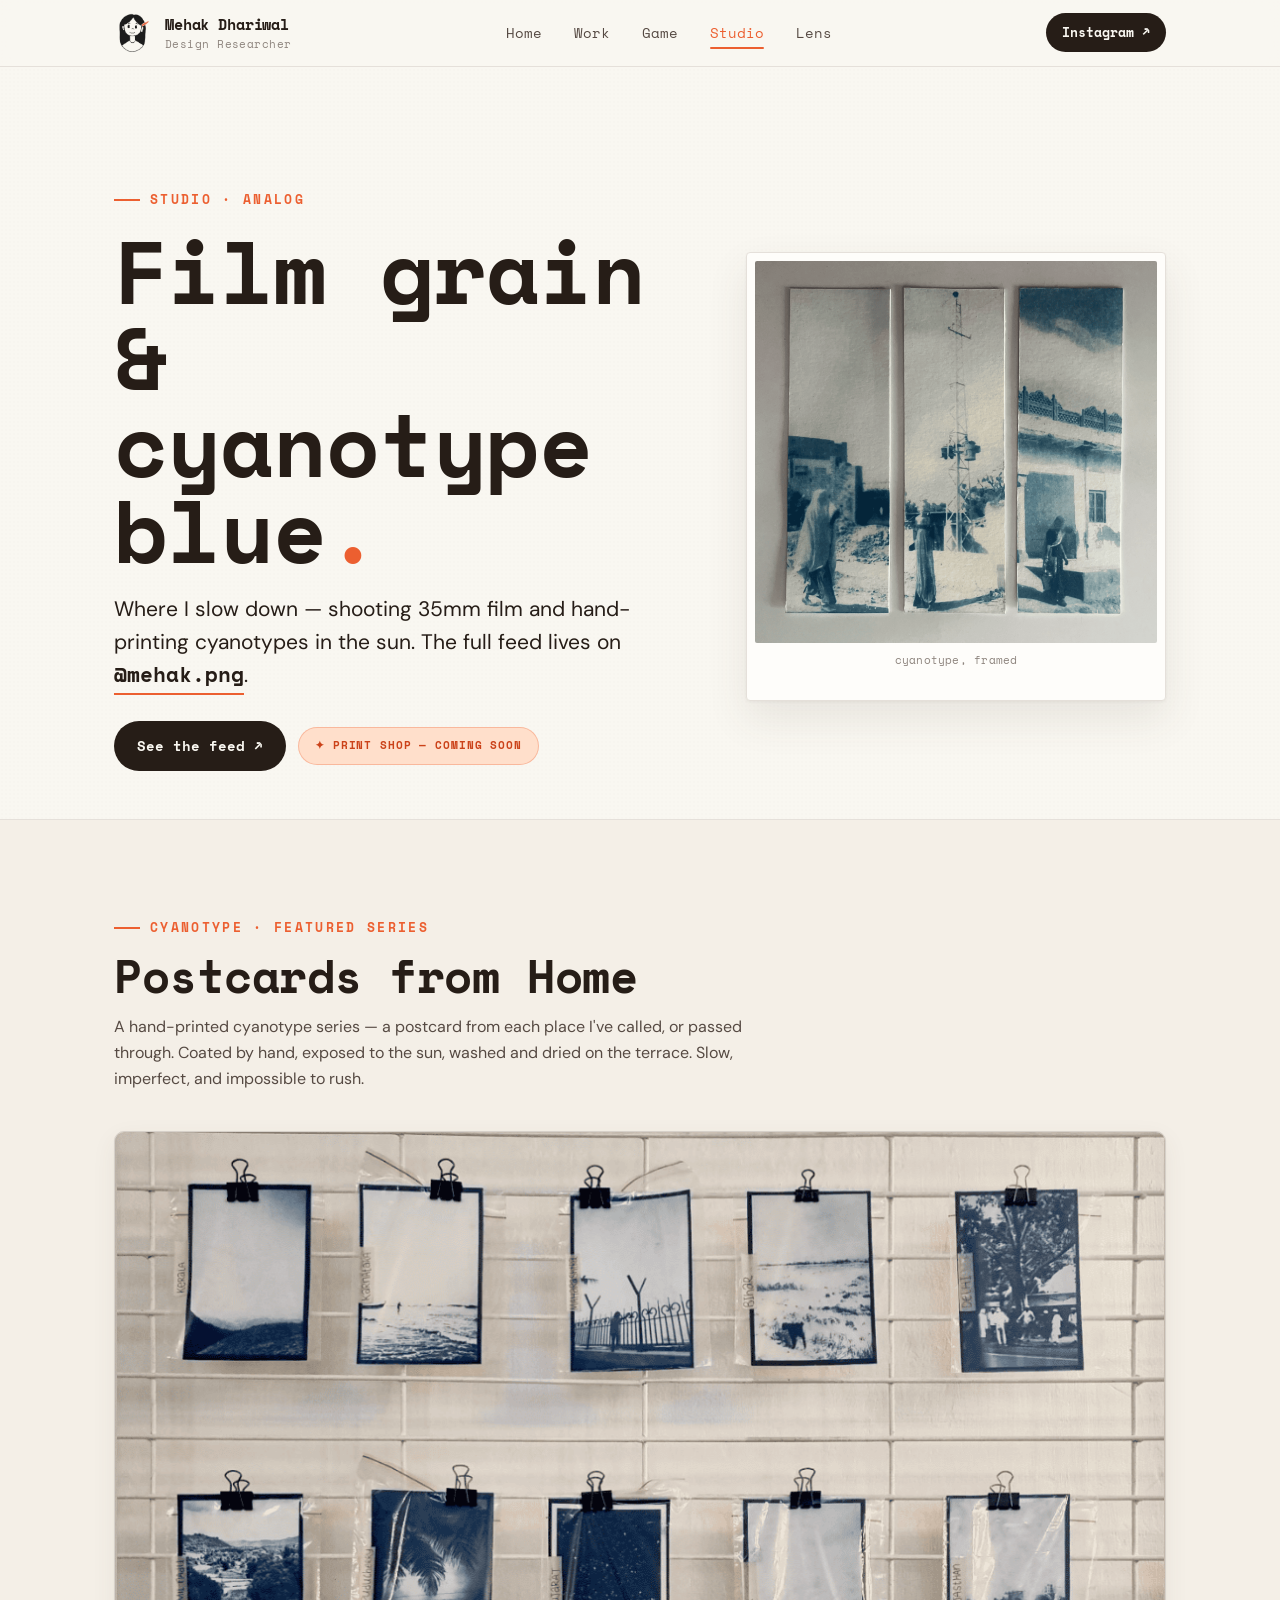
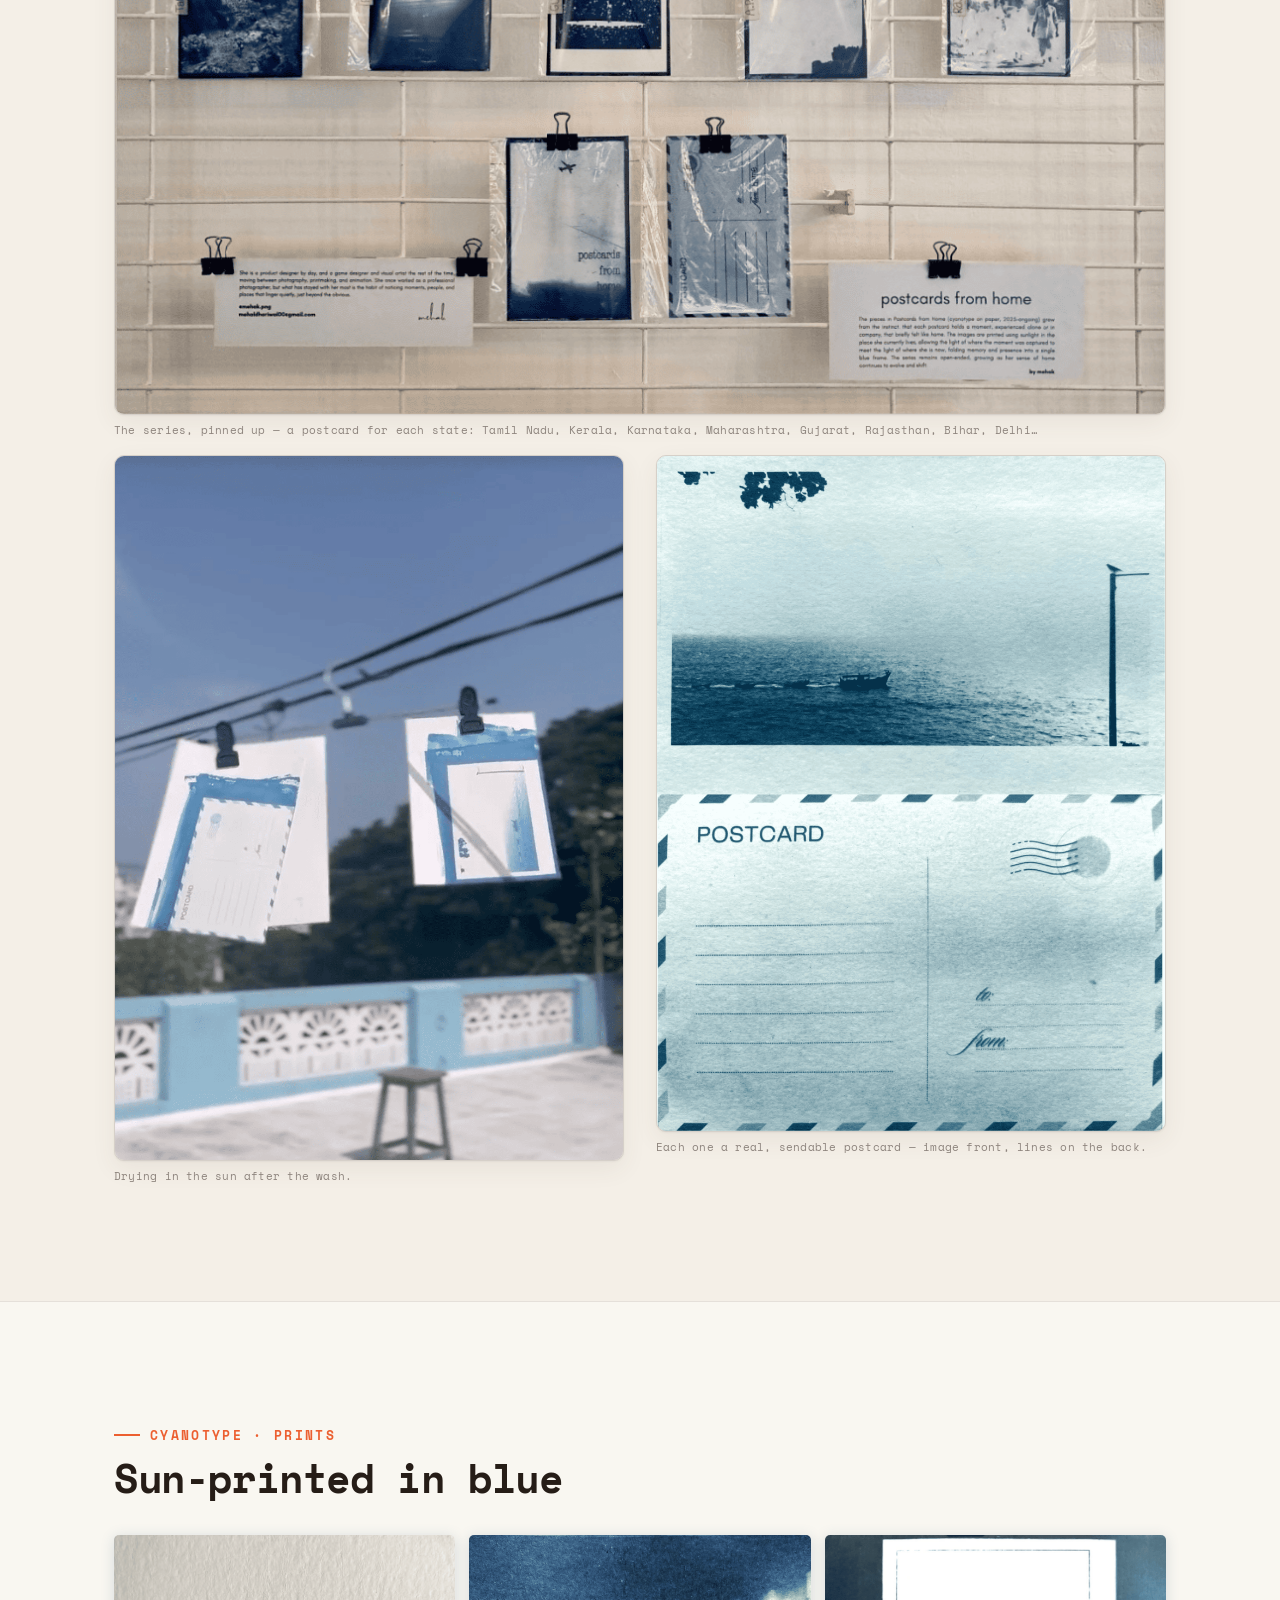
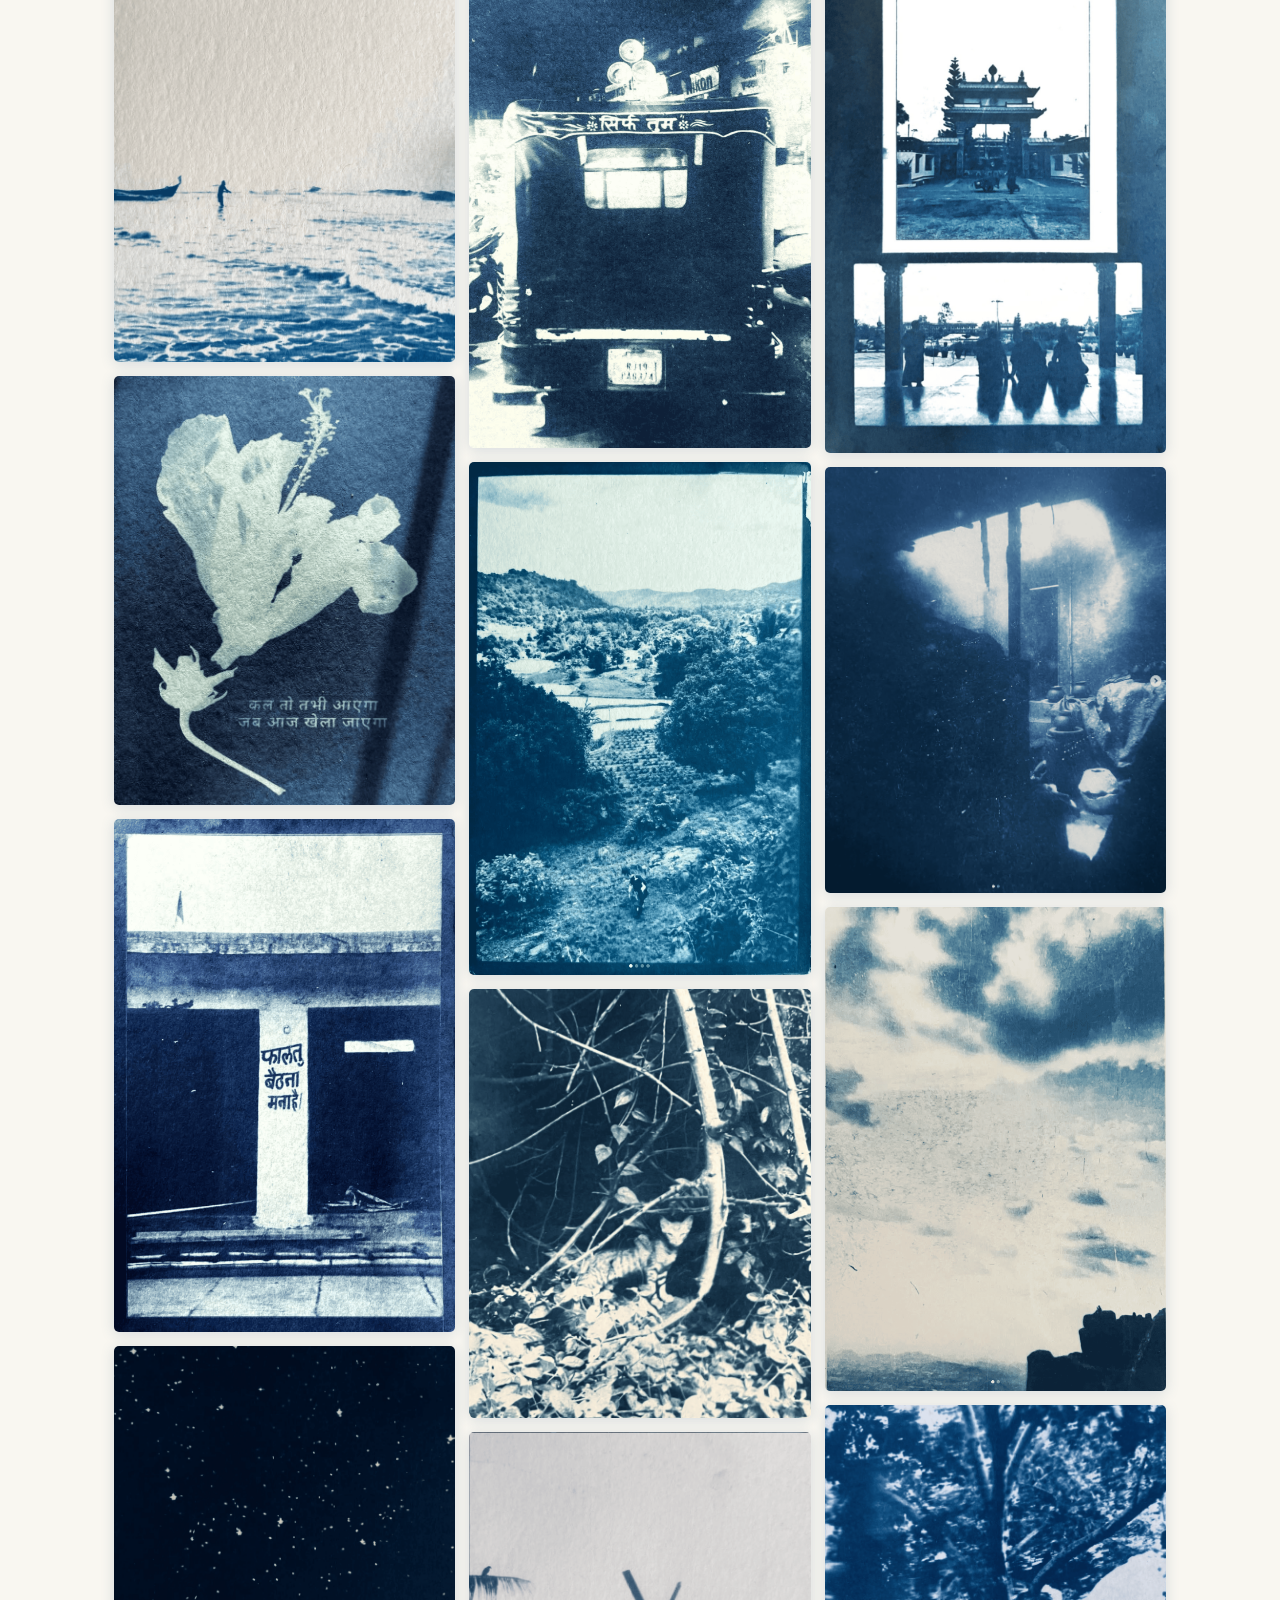
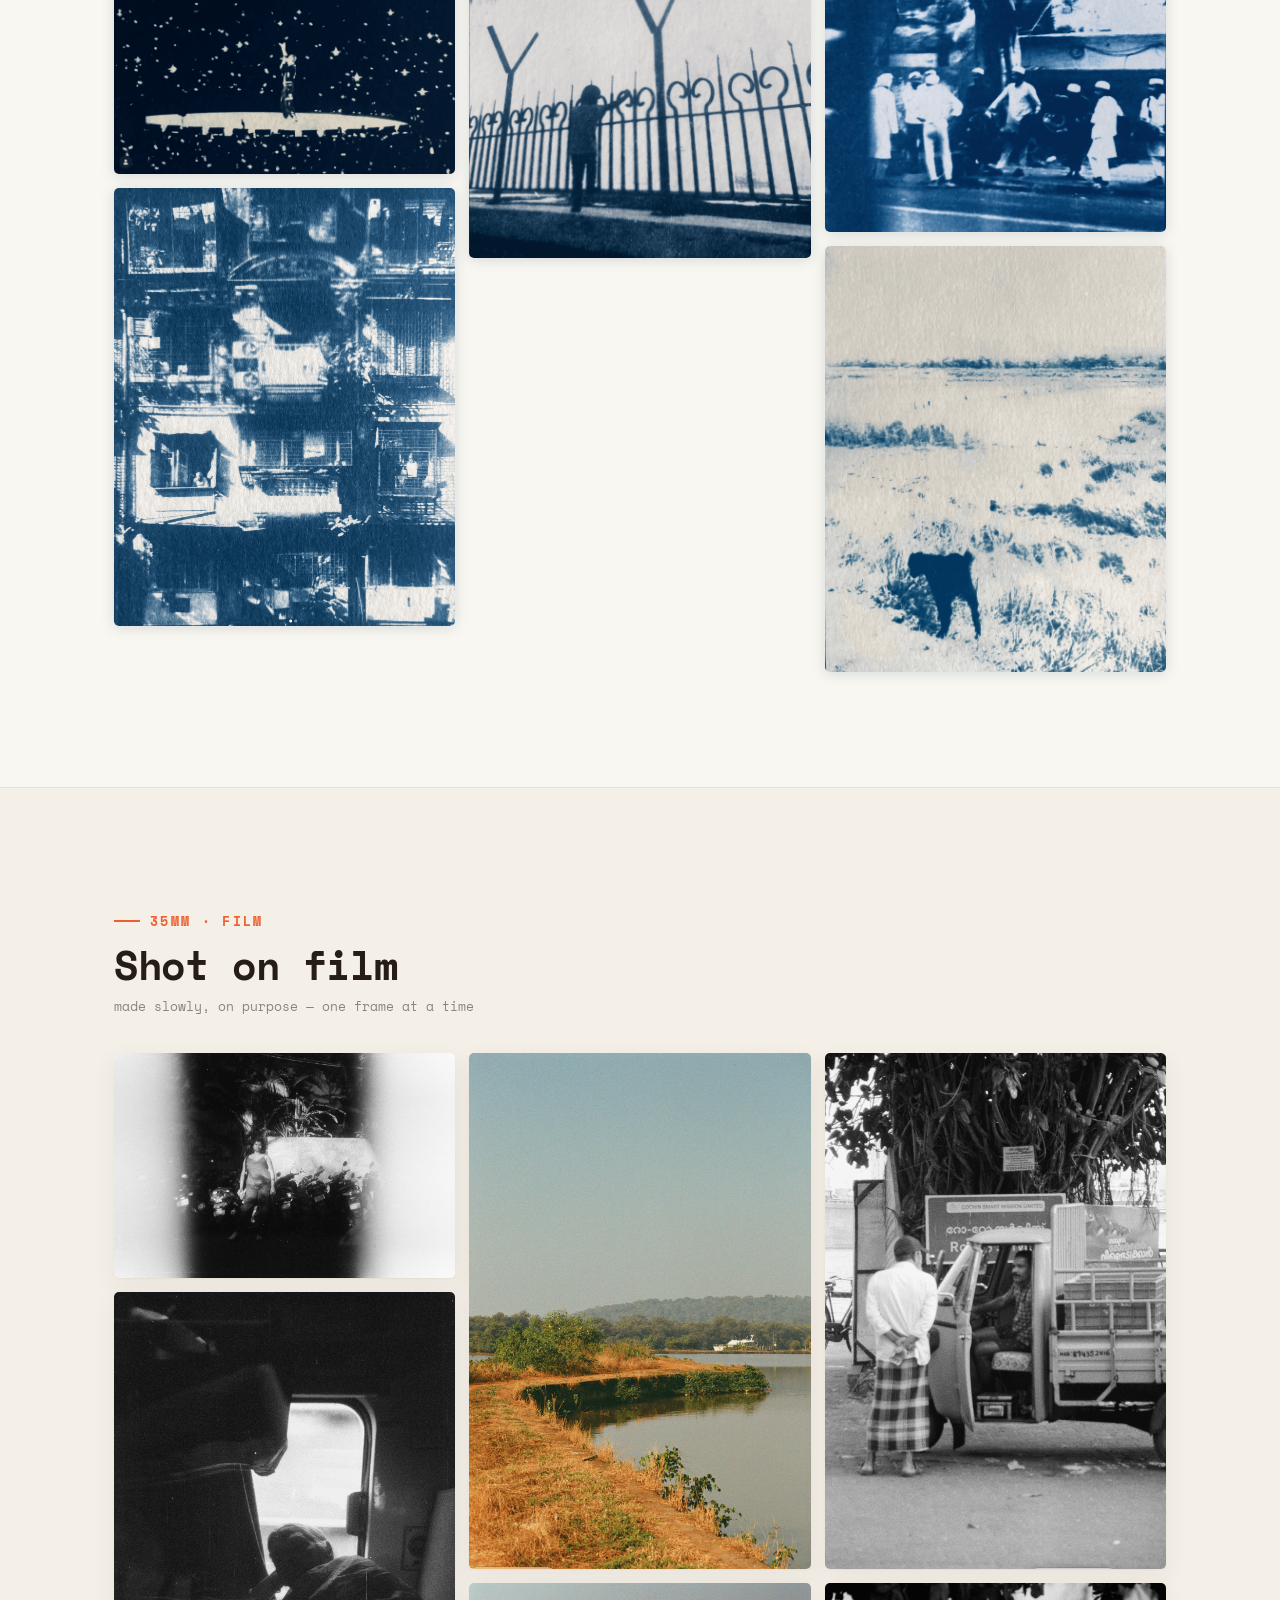
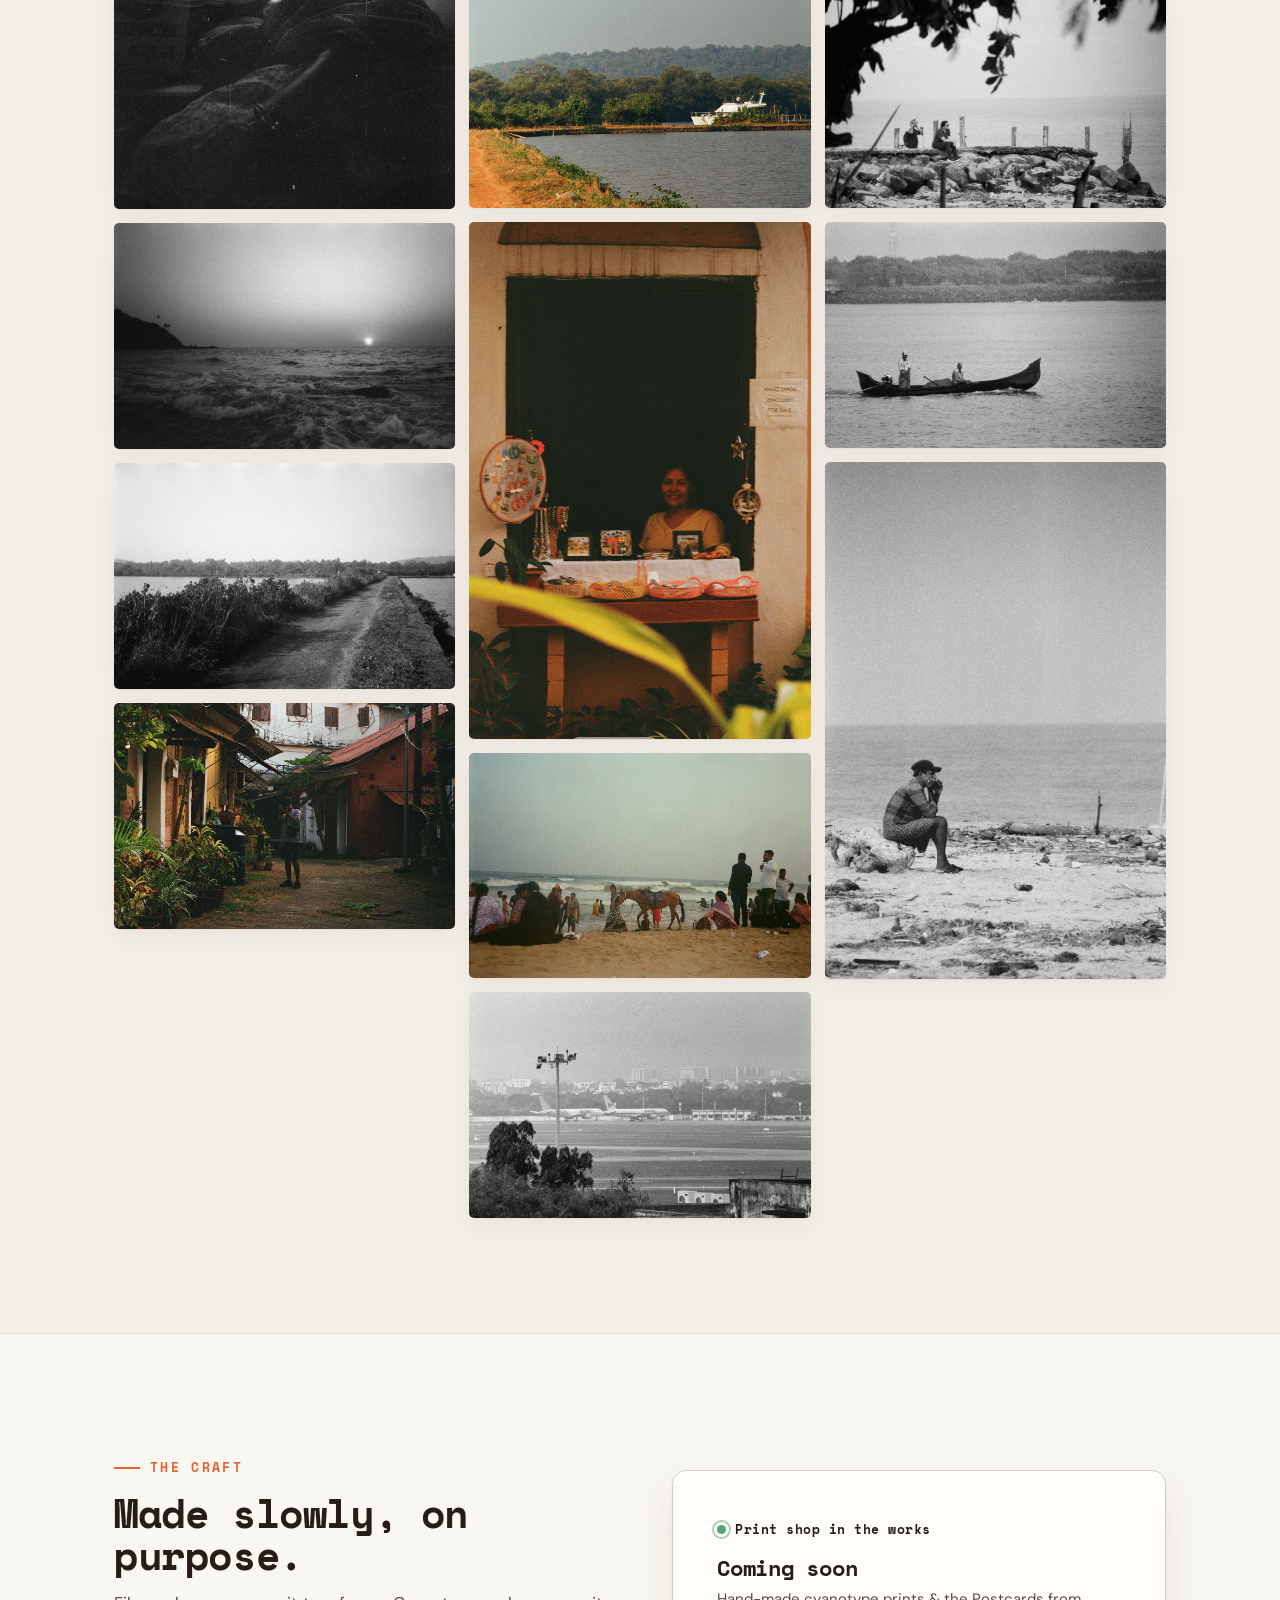
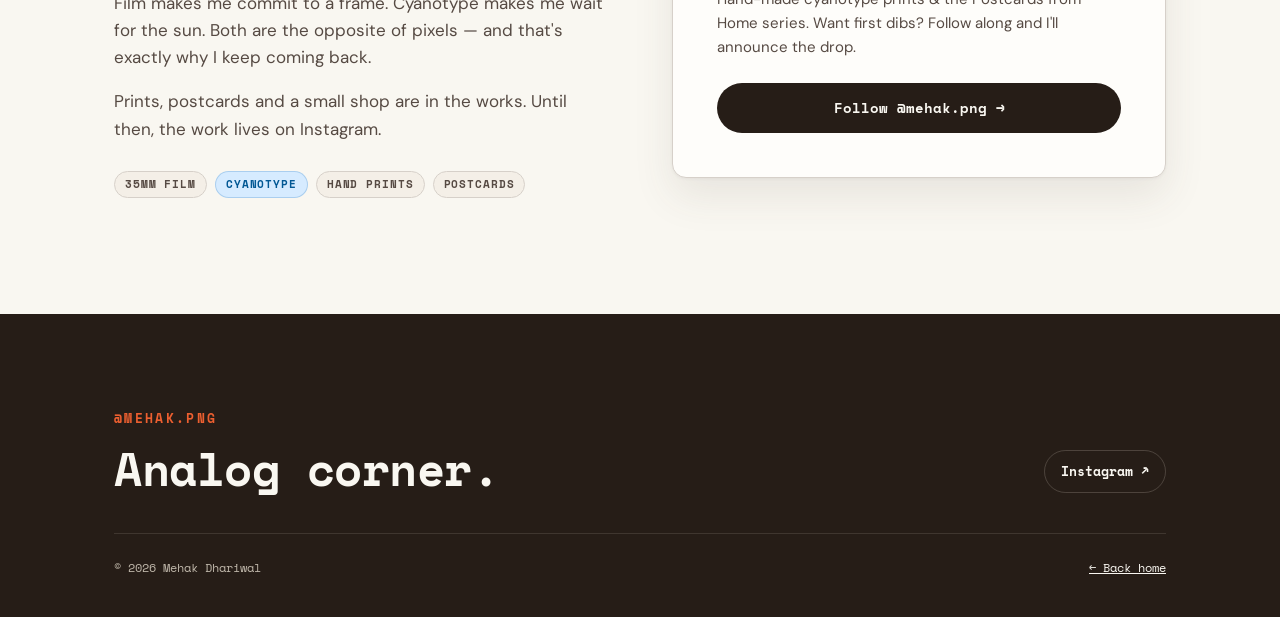
<file: studio.html>
<!DOCTYPE html>
<html lang="en">
<head>
<meta charset="UTF-8">
<meta name="viewport" content="width=device-width, initial-scale=1.0">
<script>document.documentElement.classList.add('js');</script>
<title>Studio — Mehak Dhariwal</title>
<link rel="stylesheet" href="assets/styles.css">
</head>
<body data-screen-label="Studio">

<header class="nav">
  <div class="nav-inner">
    <a class="brand" href="index.html"><span class="brand-mark"><img src="assets/img/avatar.png" alt="Mehak avatar"></span><span class="brand-name">Mehak Dhariwal<small>Design Researcher</small></span></a>
    <nav class="nav-links">
      <a href="index.html">Home</a><a href="work.html">Work</a>
      <a href="game.html">Game</a><a href="studio.html" class="active">Studio</a><a href="lens.html">Lens</a>
    </nav>
    <a class="nav-cta" href="https://www.instagram.com/mehak.png" target="_blank" rel="noopener">Instagram ↗</a>
    <button class="nav-toggle" aria-label="Menu"><span></span><span></span><span></span></button>
  </div>
</header>

<!-- HERO -->
<section class="section" style="padding-bottom:clamp(28px,4vw,48px);">
  <div class="wrap">
    <div style="display:grid; grid-template-columns:1.15fr .85fr; gap:clamp(28px,5vw,64px); align-items:center;" class="hero-grid">
      <div>
        <span class="eyebrow reveal">Studio · Analog</span>
        <h1 class="reveal d1" style="font-size:clamp(40px,8vw,88px); margin-top:18px; line-height:.98;">Film grain &amp;<br>cyanotype blue<span class="pop" style="color:var(--orange);">.</span></h1>
        <p class="lede reveal d2" style="margin-top:20px; max-width:42ch;">
          Where I slow down — shooting 35mm film and hand-printing cyanotypes in the sun.
          The full feed lives on <a class="textlink" href="https://www.instagram.com/mehak.png" target="_blank" rel="noopener" style="font-size:inherit;">@mehak.png</a>.
        </p>
        <div class="row reveal d3" style="margin-top:26px; align-items:center;">
          <a class="btn btn-primary" href="https://www.instagram.com/mehak.png" target="_blank" rel="noopener">See the feed ↗</a>
          <span class="tag o" style="padding:9px 16px;">✦ Print shop — coming soon</span>
        </div>
      </div>
      <div class="reveal d2">
        <div class="photo rot-r1" data-float="0.03"><img class="shot" src="assets/img/cyan-hero.png" alt="A framed cyanotype print held up to the light" style="aspect-ratio:auto;"><div class="cap">cyanotype, framed</div></div>
      </div>
    </div>
  </div>
</section>

<!-- POSTCARDS FROM HOME — featured cyanotype project -->
<section class="section" style="background:var(--paper-2); border-block:1px solid var(--line-soft); padding-top:clamp(48px,7vw,90px);">
  <div class="wrap">
    <div class="reveal" style="max-width:680px;">
      <span class="eyebrow">Cyanotype · featured series</span>
      <h2 style="font-size:clamp(28px,4.4vw,46px); margin-top:14px;">Postcards from Home</h2>
      <p class="mt-s" style="font-size:16px;">A hand-printed cyanotype series — a postcard from each place I've called, or passed through. Coated by hand, exposed to the sun, washed and dried on the terrace. Slow, imperfect, and impossible to rush.</p>
    </div>

    <div class="reveal d1" style="margin-top:clamp(28px,4vw,40px); display:grid; gap:16px;">
      <figure style="margin:0;"><img class="ui-shot" src="assets/img/postcards-grid.png" alt="A grid of cyanotype postcards labelled by Indian state"><figcaption class="ui-cap">The series, pinned up — a postcard for each state: Tamil Nadu, Kerala, Karnataka, Maharashtra, Gujarat, Rajasthan, Bihar, Delhi…</figcaption></figure>
      <div class="grid cols-2" style="align-items:start;">
        <figure style="margin:0;"><img class="ui-shot" src="assets/img/postcards-dry.png" alt="Cyanotype postcards drying on a clothesline"><figcaption class="ui-cap">Drying in the sun after the wash.</figcaption></figure>
        <figure style="margin:0;"><img class="ui-shot" src="assets/img/postcard-front.png" alt="Front and back of a cyanotype postcard"><figcaption class="ui-cap">Each one a real, sendable postcard — image front, lines on the back.</figcaption></figure>
      </div>
    </div>
  </div>
</section>

<!-- CYANOTYPE GALLERY -->
<section class="section">
  <div class="wrap">
    <div class="reveal" style="margin-bottom:clamp(24px,4vw,36px);">
      <span class="eyebrow">Cyanotype · prints</span>
      <h2 style="font-size:clamp(26px,4vw,40px); margin-top:12px;">Sun-printed in blue</h2>
    </div>
    <div class="gallery cyan reveal d1">
      <img src="assets/img/cyan-boat.png" alt="Cyanotype of a boat and figure on the sea" loading="lazy">
      <img src="assets/img/cyan-flower.png" alt="Cyanotype photogram of a hibiscus flower with Hindi verse" loading="lazy">
      <img src="assets/img/cyan-platform.png" alt="Cyanotype of a railway platform" loading="lazy">
      <img src="assets/img/cyan-stars.png" alt="Cyanotype of a figure reaching into a starry sky" loading="lazy">
      <img src="assets/img/cyan-city.png" alt="Cyanotype double exposure of a cityscape" loading="lazy">
      <img src="assets/img/cyan-auto.png" alt="Cyanotype of an auto-rickshaw at night" loading="lazy">
      <img src="assets/img/cyan-valley.png" alt="Cyanotype of a valley and terraced fields" loading="lazy">
      <img src="assets/img/cyan-cat.png" alt="Cyanotype of a cat among branches" loading="lazy">
      <img src="assets/img/cyan-fence.png" alt="Cyanotype of a child at an iron fence" loading="lazy">
      <img src="assets/img/cyan-gate.png" alt="Cyanotype of a monastery gate" loading="lazy">
      <img src="assets/img/cyan-pottery.png" alt="Cyanotype of a dim pottery interior" loading="lazy">
      <img src="assets/img/cyan-sky.png" alt="Cyanotype of a clouded sky" loading="lazy">
      <img src="assets/img/cyan-tree.png" alt="Cyanotype of people gathered under a tree" loading="lazy">
      <img src="assets/img/cyan-dog.png" alt="Cyanotype of a dog in an open field" loading="lazy">
    </div>
  </div>
</section>

<!-- FILM GALLERY -->
<section class="section" style="background:var(--paper-2); border-block:1px solid var(--line-soft);">
  <div class="wrap">
    <div class="reveal" style="margin-bottom:clamp(24px,4vw,36px);">
      <span class="eyebrow">35mm · film</span>
      <h2 style="font-size:clamp(26px,4vw,40px); margin-top:12px;">Shot on film</h2>
      <p class="dim mono" style="font-size:13px; margin-top:10px;">made slowly, on purpose — one frame at a time</p>
    </div>
    <div class="gallery film reveal d1">
      <img src="assets/img/film-01.png" alt="Film photograph" loading="lazy">
      <img src="assets/img/film-02.png" alt="Film photograph" loading="lazy">
      <img src="assets/img/film-03.png" alt="Film photograph" loading="lazy">
      <img src="assets/img/film-04.png" alt="Film photograph" loading="lazy">
      <img src="assets/img/film-05.png" alt="Film photograph" loading="lazy">
      <img src="assets/img/film-06.png" alt="Film photograph" loading="lazy">
      <img src="assets/img/film-07.png" alt="Film photograph" loading="lazy">
      <img src="assets/img/film-08.png" alt="Film photograph" loading="lazy">
      <img src="assets/img/film-09.png" alt="Film photograph" loading="lazy">
      <img src="assets/img/film-10.png" alt="Film photograph" loading="lazy">
      <img src="assets/img/film-11.png" alt="Film photograph" loading="lazy">
      <img src="assets/img/film-12.png" alt="Film photograph" loading="lazy">
      <img src="assets/img/film-13.png" alt="Film photograph" loading="lazy">
      <img src="assets/img/film-14.png" alt="Film photograph" loading="lazy">
    </div>
  </div>
</section>

<!-- ABOUT / PRINT SHOP -->
<section class="section">
  <div class="wrap">
    <div class="cs-grid" style="align-items:center;">
      <div class="cs-text reveal">
        <span class="eyebrow">The craft</span>
        <h2 style="font-size:clamp(26px,3.8vw,40px); margin-top:14px;">Made slowly, on purpose.</h2>
        <p class="mt-s">Film makes me commit to a frame. Cyanotype makes me wait for the sun. Both are the opposite of pixels — and that's exactly why I keep coming back.</p>
        <p>Prints, postcards and a small shop are in the works. Until then, the work lives on Instagram.</p>
        <div class="chip-list mt-m" style="justify-content:flex-start;"><span class="tag">35mm Film</span><span class="tag b">Cyanotype</span><span class="tag">Hand prints</span><span class="tag">Postcards</span></div>
      </div>
      <div class="reveal d2">
        <div class="now-card">
          <div>
            <span class="status-pill"><span class="pulse-dot"></span> Print shop in the works</span>
            <h3 style="font-size:22px; margin-top:14px;">Coming soon</h3>
            <p style="font-size:15px; margin-top:8px;">Hand-made cyanotype prints &amp; the Postcards from Home series. Want first dibs? Follow along and I'll announce the drop.</p>
          </div>
          <a class="btn btn-primary" href="https://www.instagram.com/mehak.png" target="_blank" rel="noopener" style="justify-content:center;">Follow @mehak.png <span class="arr">→</span></a>
        </div>
      </div>
    </div>
  </div>
</section>

<footer class="foot">
  <div class="wrap">
    <div class="foot-top">
      <div><span class="eyebrow no-rule" style="color:var(--orange);">@mehak.png</span><h2 style="margin-top:14px;">Analog corner.</h2></div>
      <div class="foot-socials"><a href="https://www.instagram.com/mehak.png" target="_blank" rel="noopener">Instagram ↗</a></div>
    </div>
    <div class="foot-bottom"><span>© 2026 Mehak Dhariwal</span><a href="index.html">← Back home</a></div>
  </div>
</footer>
<script src="assets/site.js"></script>
</body>
</html>
</file>
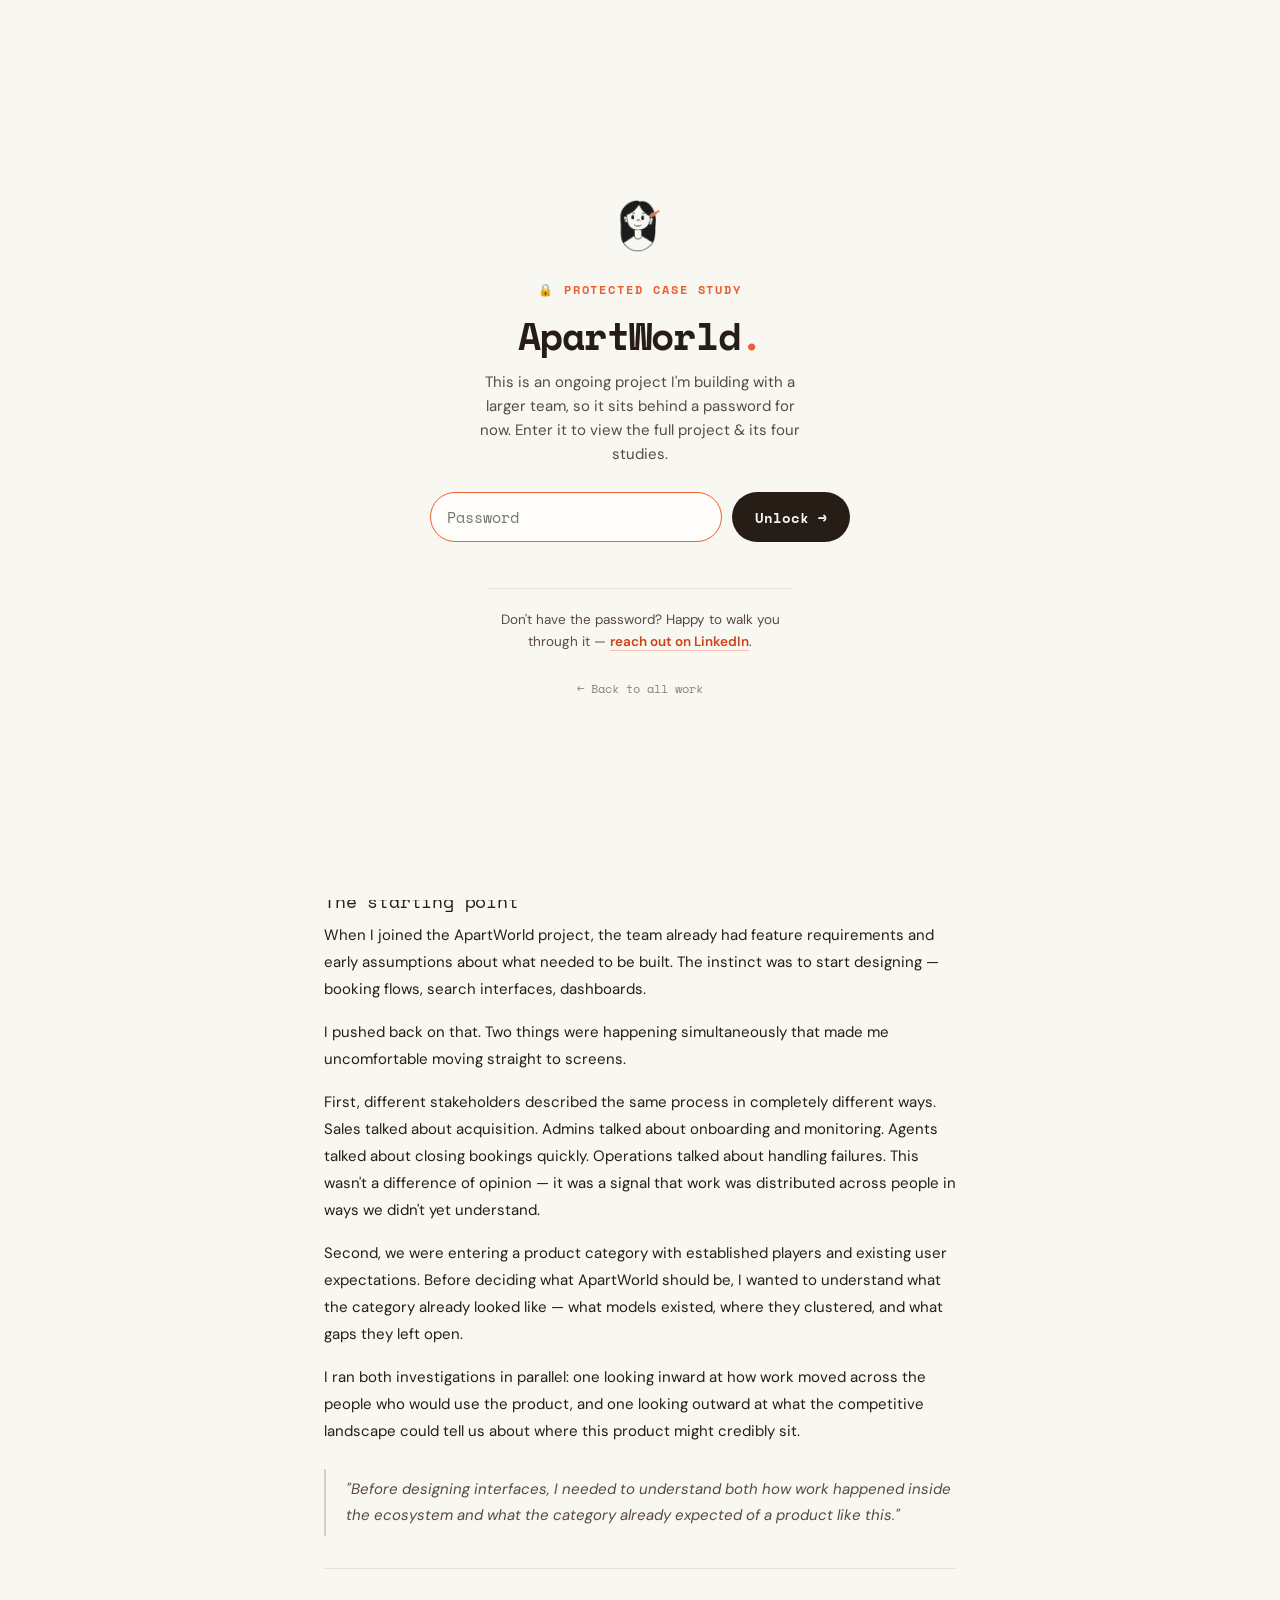
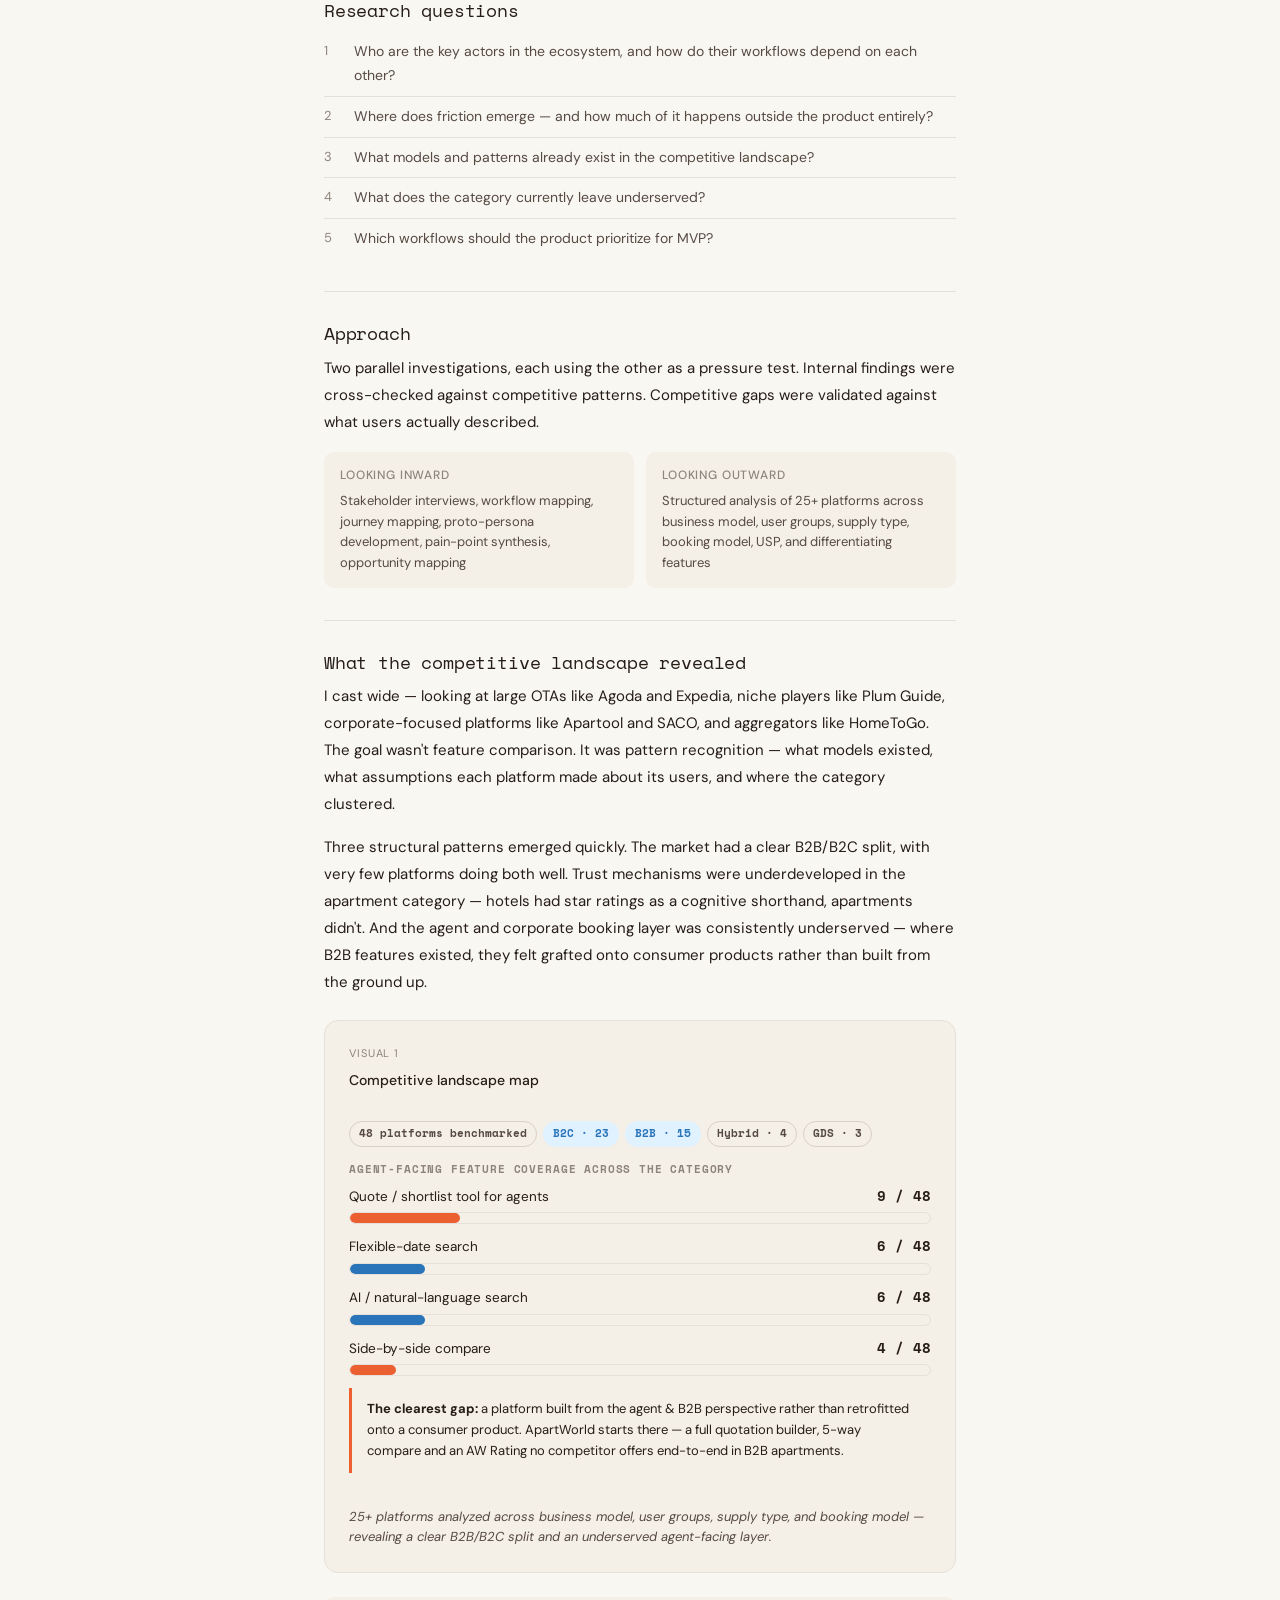
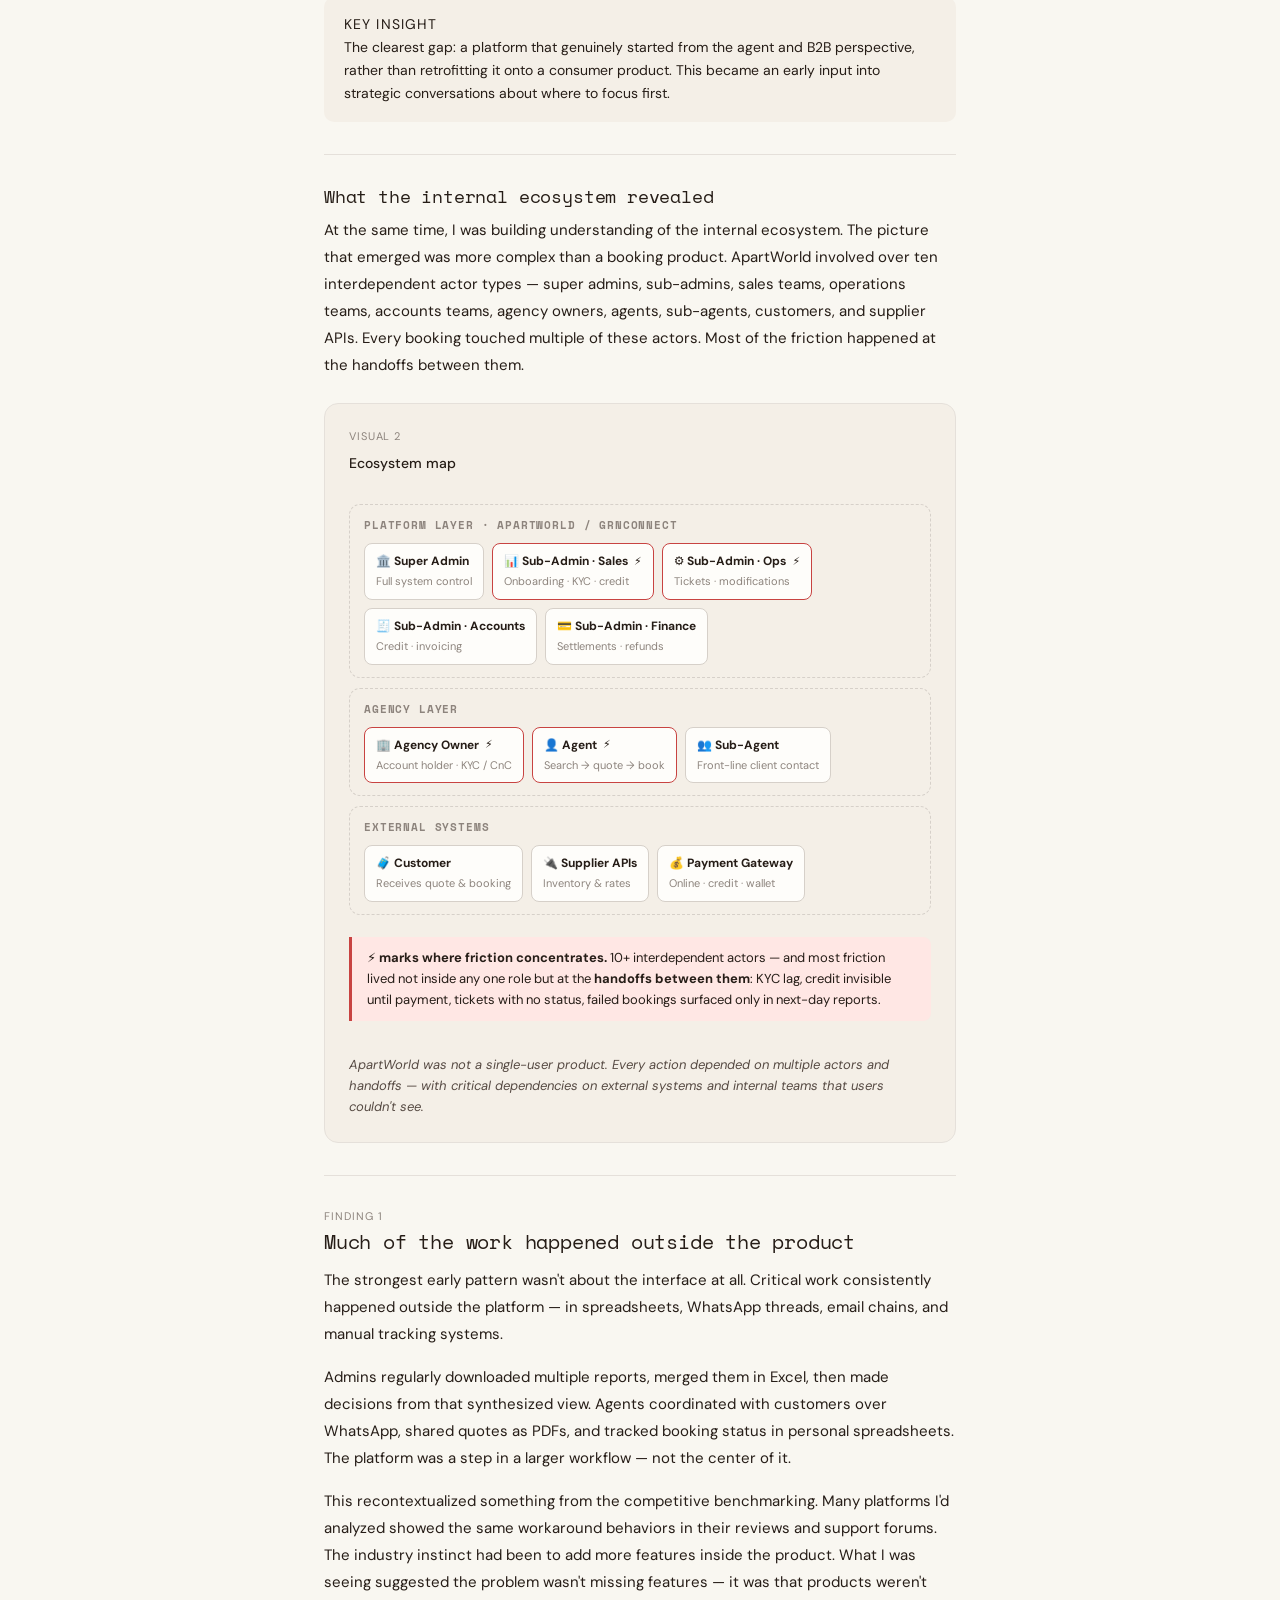
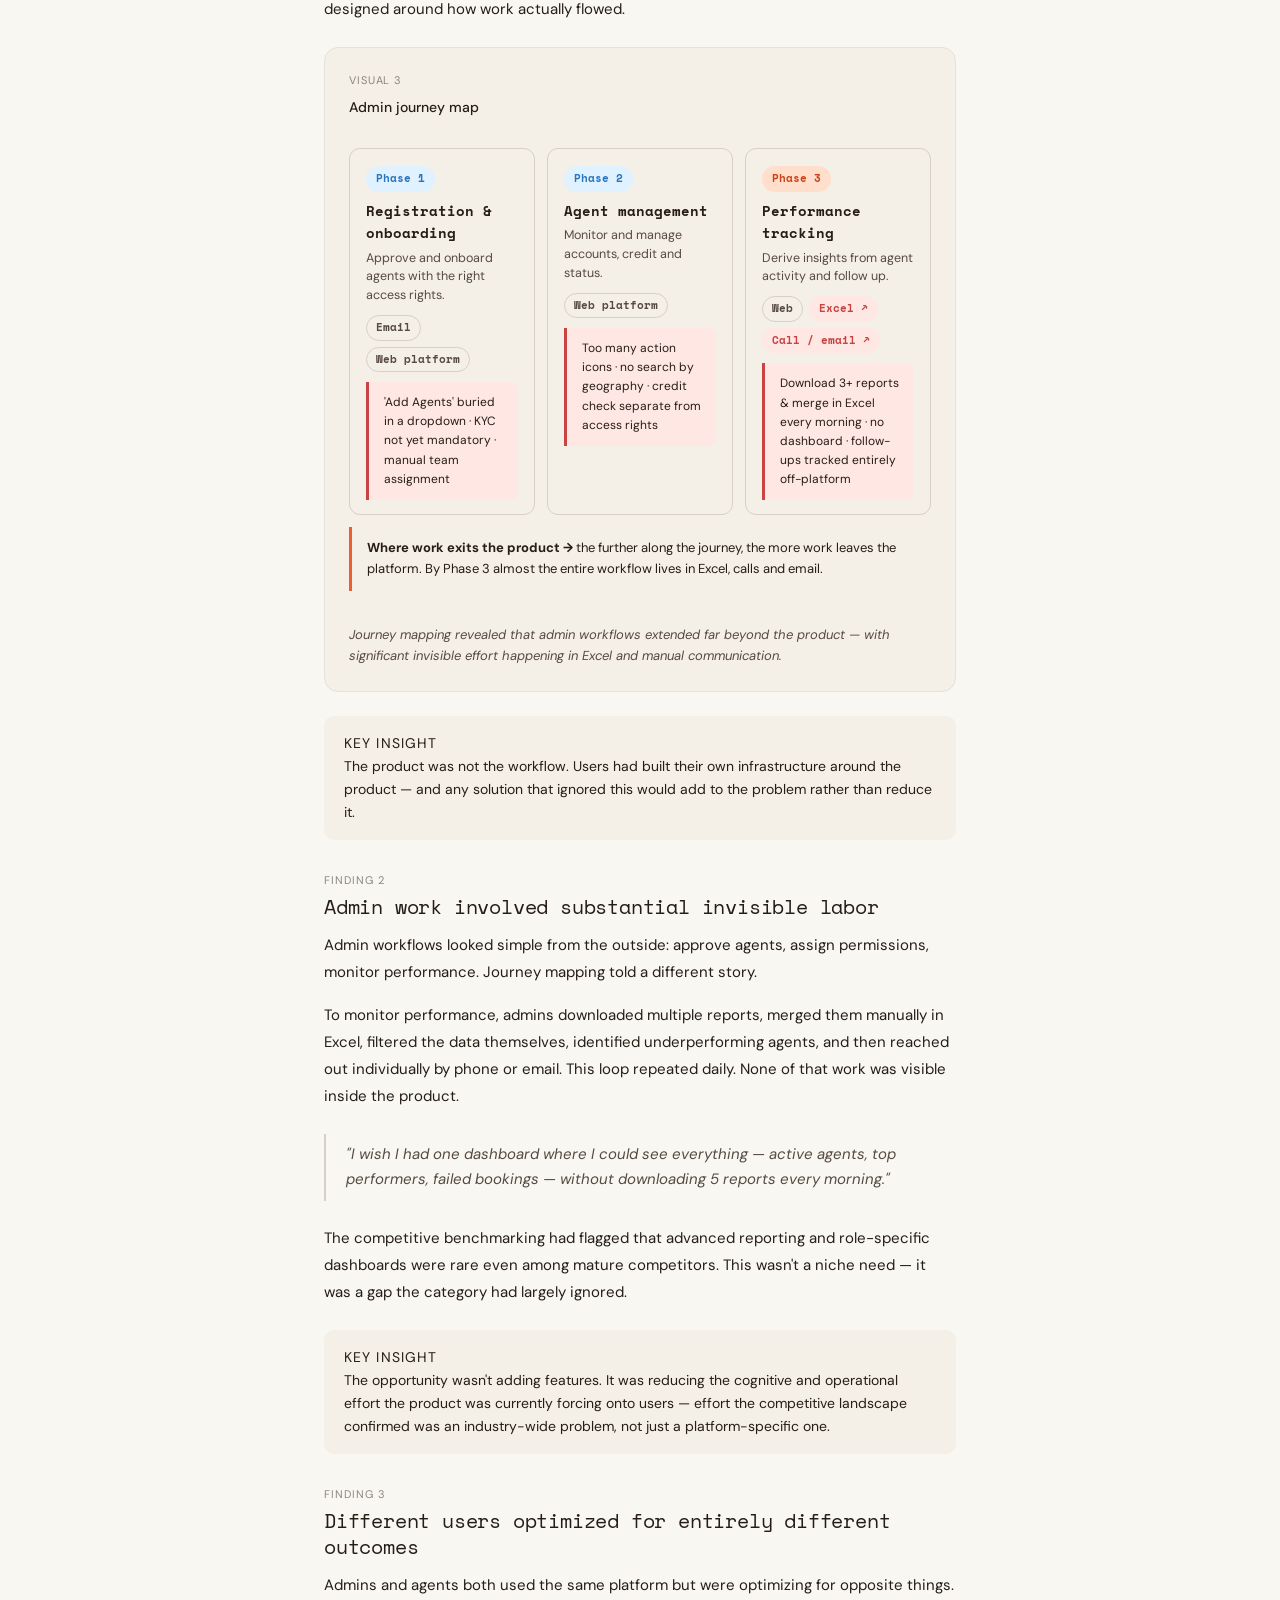
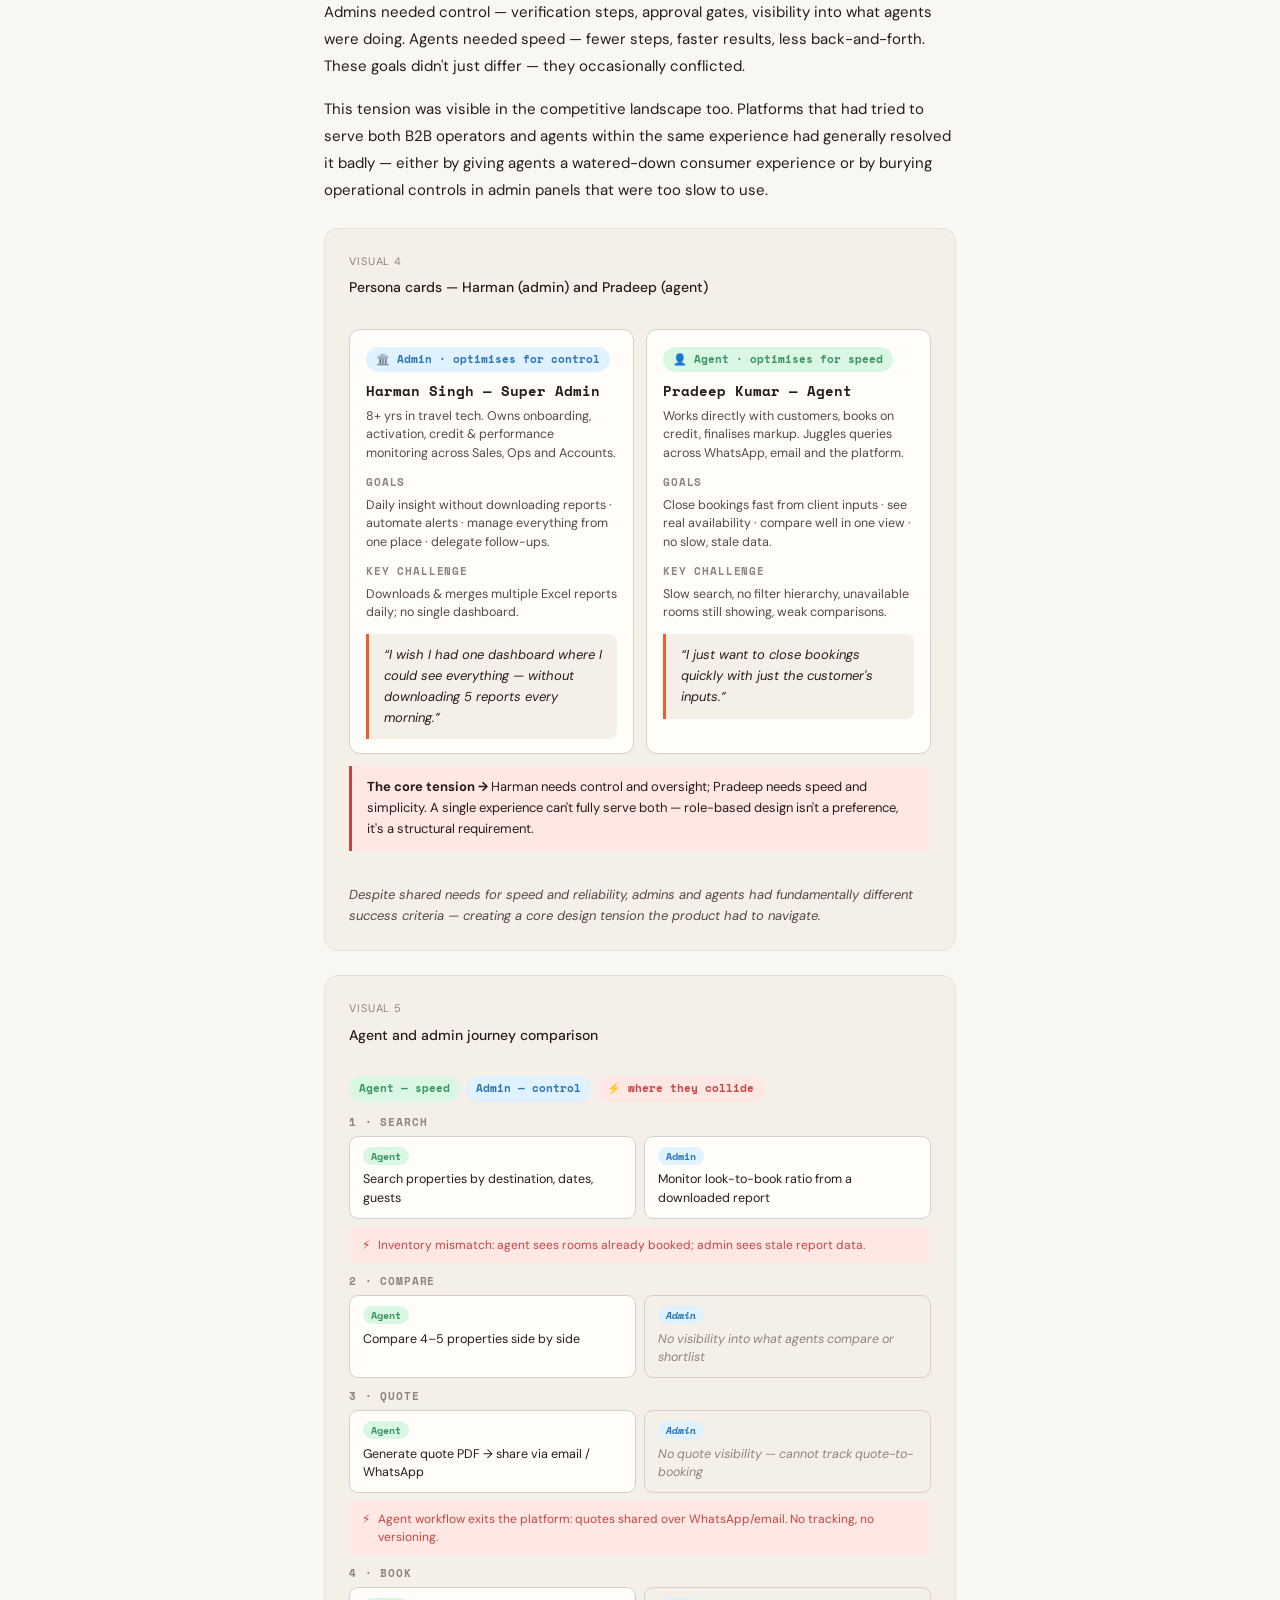
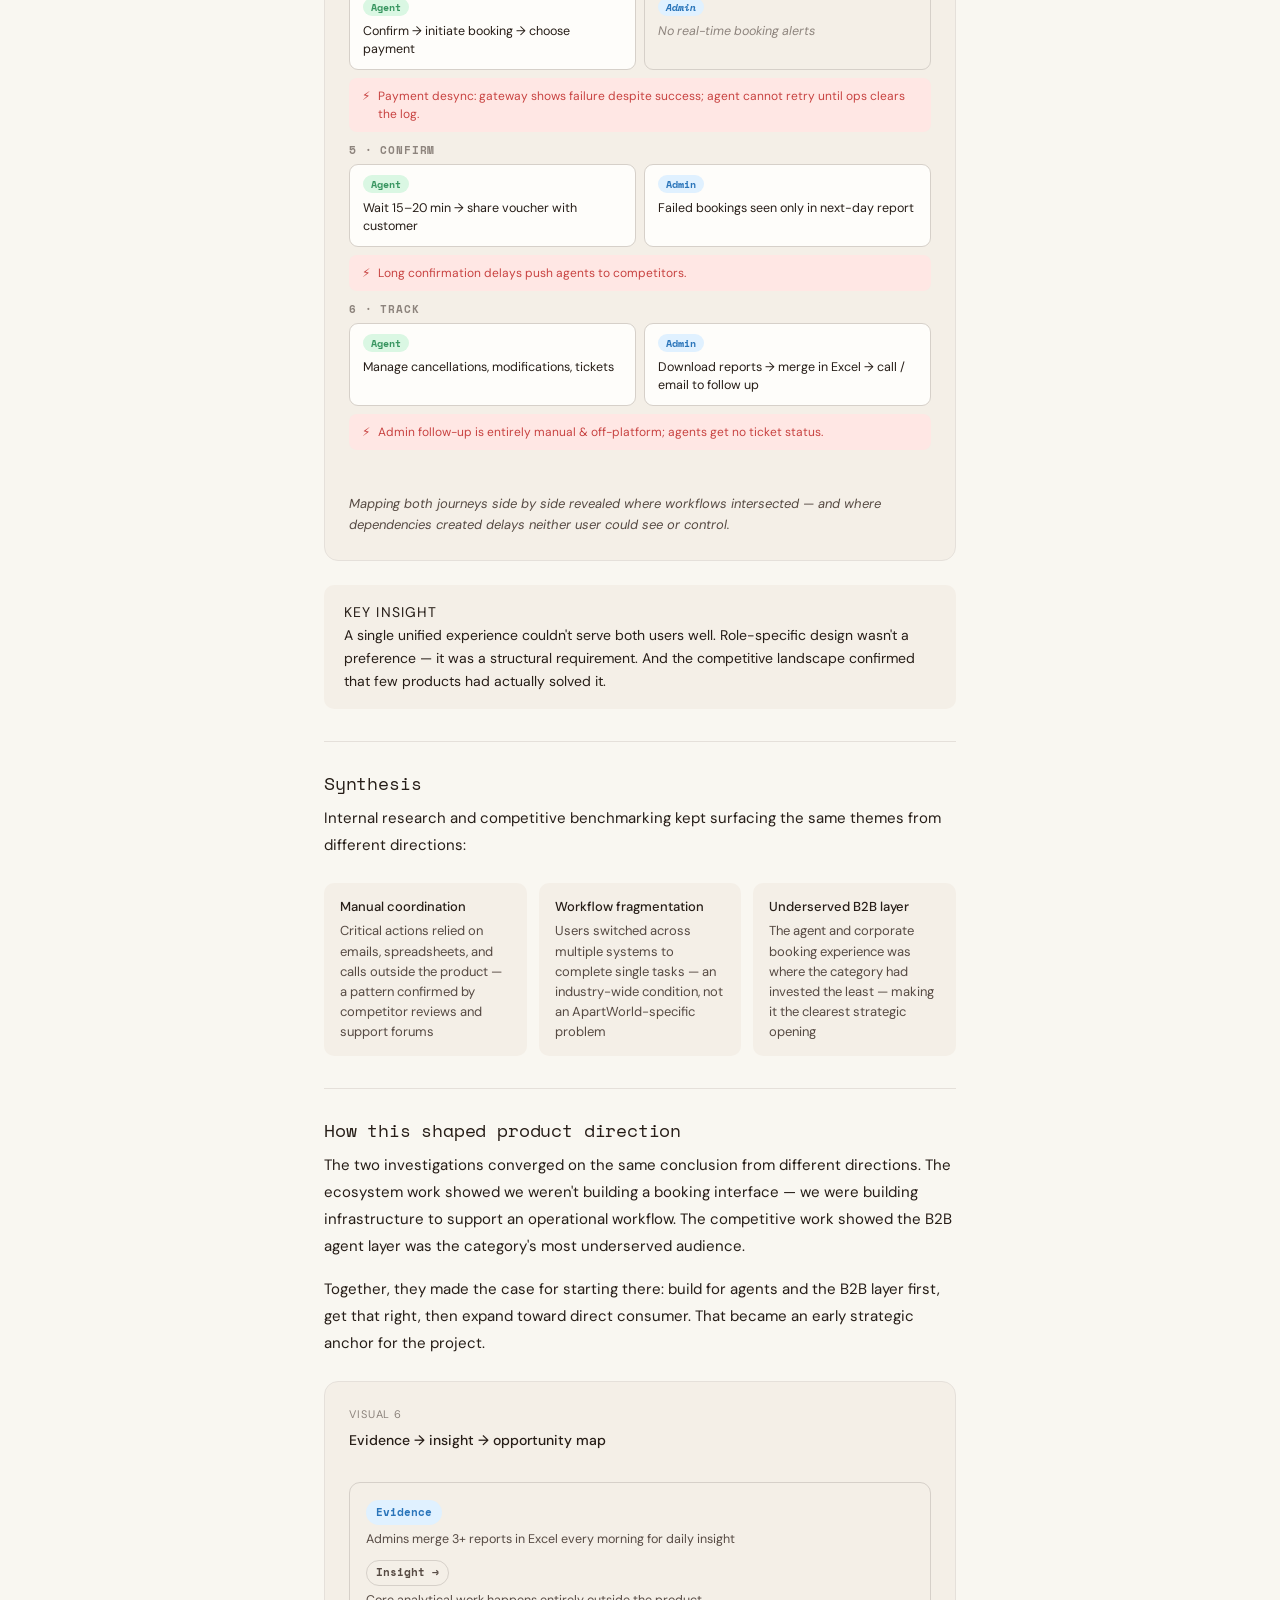
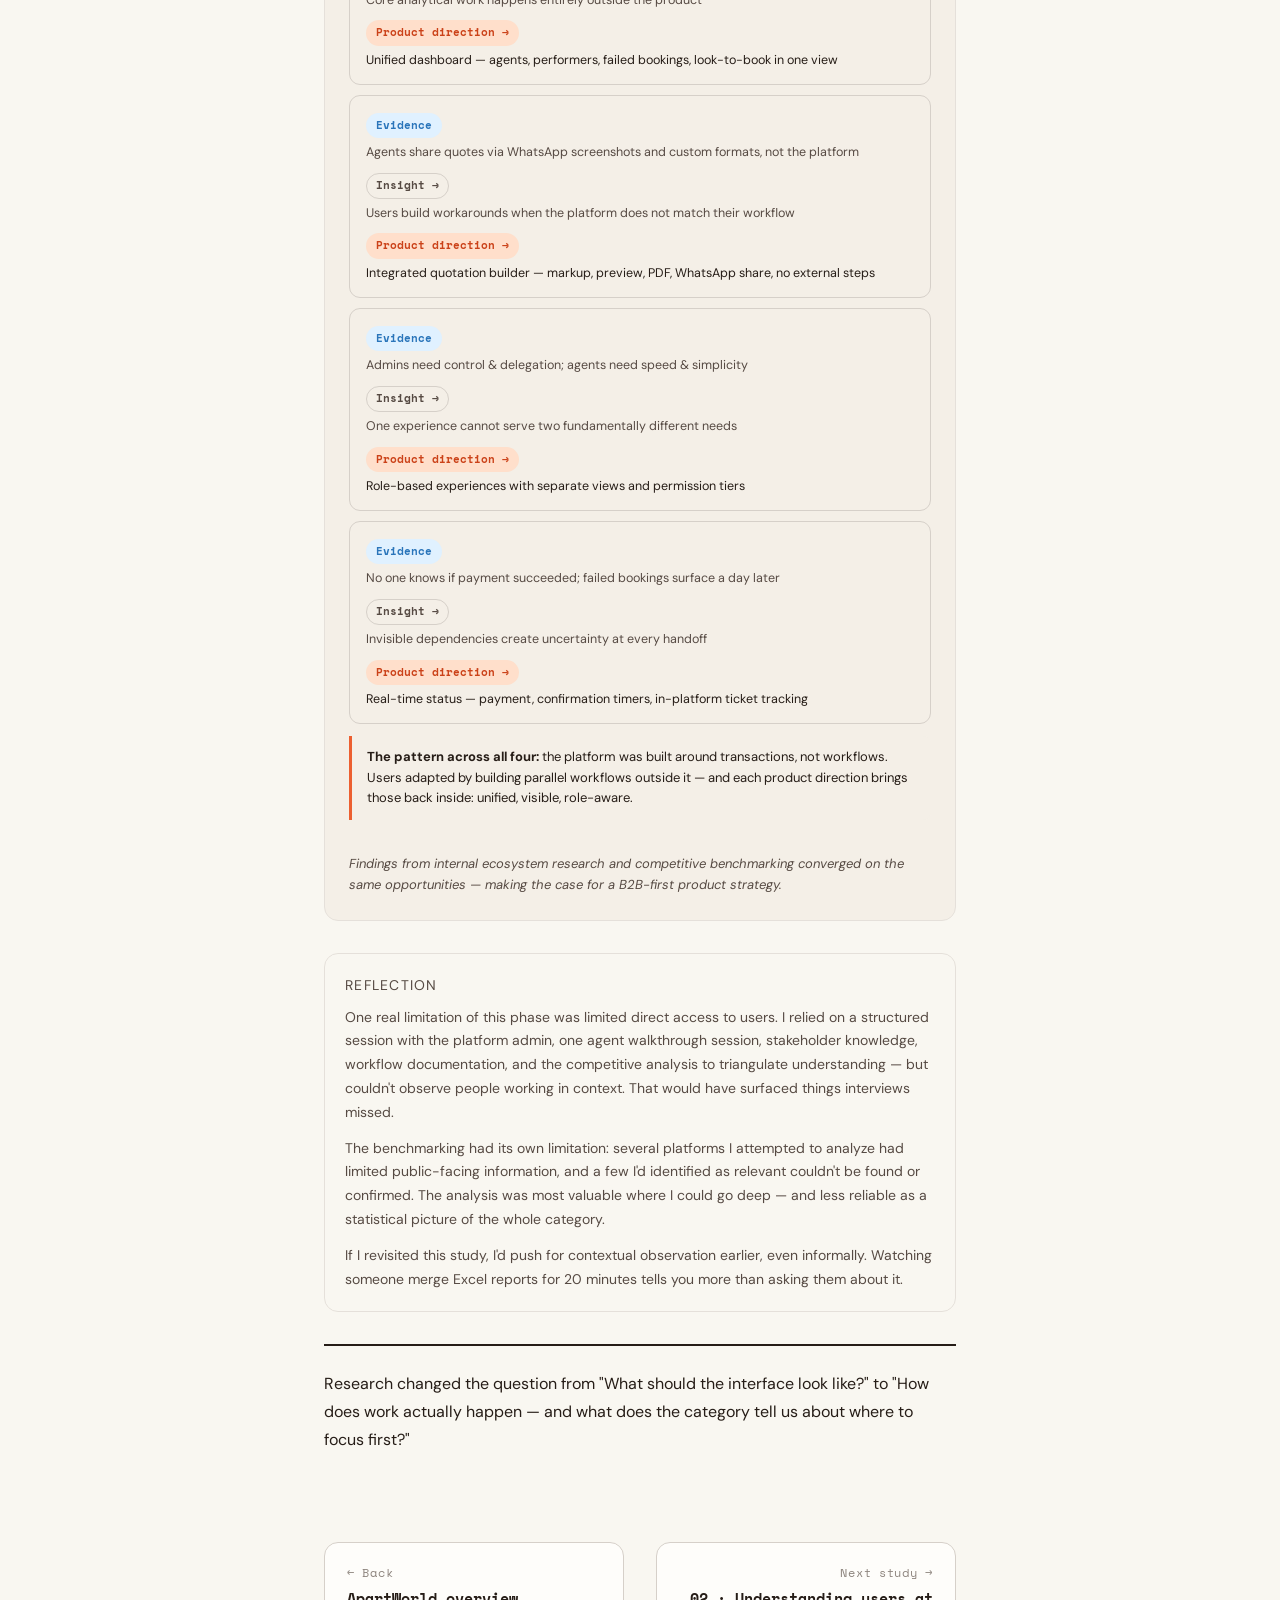
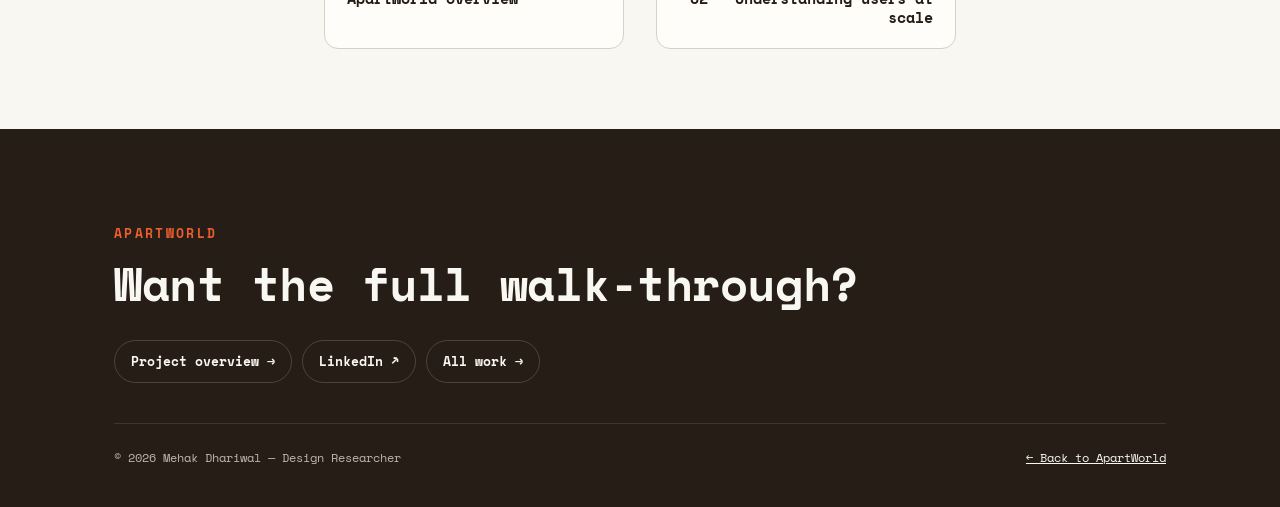
<file: study1.html>
<!DOCTYPE html>
<html lang="en">
<head>
<meta charset="UTF-8">
<meta name="viewport" content="width=device-width, initial-scale=1.0">
<script>document.documentElement.classList.add('js');try{if(localStorage.getItem('aw_unlocked')==='1')document.documentElement.classList.add('aw-ok');}catch(e){}</script>
<title>ApartWorld &middot; Study 1 — Understanding the ecosystem &middot; Mehak Dhariwal</title>
<link rel="stylesheet" href="assets/styles.css">
</head>
<body data-screen-label="ApartWorld Study 1">
<div class="gate" role="dialog" aria-label="Password protected">
  <div class="gate-card">
    <div class="gate-mark"><img src="assets/img/avatar.png" alt=""></div>
    <span class="lock">&#128274; Protected case study</span>
    <h1 style="margin-top:14px;">ApartWorld<span style="color:var(--orange);">.</span></h1>
    <p>This is an ongoing project I'm building with a larger team, so it sits behind a password for now. Enter it to view the full project &amp; its four studies.</p>
    <form>
      <input type="password" placeholder="Password" autocomplete="current-password" aria-label="Password">
      <button class="btn btn-primary" type="submit">Unlock <span class="arr">&rarr;</span></button>
    </form>
    <div class="err-msg"></div>
    <p class="reach">Don't have the password? Happy to walk you through it &mdash; <a href="https://www.linkedin.com/in/mehak-dhariwal/" target="_blank" rel="noopener">reach out on LinkedIn</a>.</p>
    <a class="back" href="work.html">&larr; Back to all work</a>
  </div>
</div>
<header class="nav">
  <div class="nav-inner">
    <a class="brand" href="index.html">
      <span class="brand-mark"><img src="assets/img/avatar.png" alt="Mehak avatar"></span>
      <span class="brand-name">Mehak Dhariwal<small>Design Researcher</small></span>
    </a>
    <nav class="nav-links">
      <a href="index.html">Home</a>
      <a href="work.html" class="active">Work</a>
      <a href="game.html">Game</a>
      <a href="studio.html">Studio</a>
      <a href="lens.html">Lens</a>
    </nav>
    <a class="nav-cta" href="https://www.behance.net/mehakdhariwal" target="_blank" rel="noopener">Behance ↗</a>
    <button class="nav-toggle" aria-label="Menu"><span></span><span></span><span></span></button>
  </div>
</header>
<div class="subnav studies"><div class="subnav-inner"><a href="apartworld.html" class="sub-label" style="text-decoration:none;">&larr; ApartWorld</a><a href="study1.html" class="on">01 &middot; Understanding the ecosystem</a><a href="study2.html">02 &middot; Understanding users at scale</a><a href="study3.html">03 &middot; From research to MVP</a><a href="study4.html">04 &middot; Evaluating flows</a></div></div>
<main class="reader section" style="padding-top:clamp(20px,3vw,32px);">

<style>
  .s1{max-width:660px;padding:2rem 0;font-family:var(--font-sans)}
  .s1-back{font-size:13px;color:var(--color-text-tertiary);margin-bottom:2rem;cursor:pointer;display:flex;align-items:center;gap:6px}
  .s1-back:hover{color:var(--color-text-secondary)}
  .s1-label{font-size:11px;letter-spacing:.09em;text-transform:uppercase;color:var(--color-text-tertiary);margin-bottom:.5rem}
  .s1-h1{font-size:24px;font-weight:500;color:var(--color-text-primary);margin:0 0 .4rem;line-height:1.3}
  .s1-sub{font-size:15px;color:var(--color-text-secondary);margin:0 0 2rem}
  .s1-meta{display:flex;gap:20px;margin-bottom:2rem;flex-wrap:wrap}
  .s1-meta-item{display:flex;flex-direction:column;gap:3px}
  .s1-meta-item span:first-child{font-size:11px;color:var(--color-text-tertiary);text-transform:uppercase;letter-spacing:.07em}
  .s1-meta-item span:last-child{font-size:13px;color:var(--color-text-primary)}
  .s1-divider{border:none;border-top:.5px solid var(--color-border-tertiary);margin:2rem 0}
  .s1-body{font-size:15px;line-height:1.8;color:var(--color-text-primary);margin:0 0 1rem}
  .s1-h2{font-size:18px;font-weight:500;color:var(--color-text-primary);margin:2rem 0 .75rem}
  .s1-pull{border-left:2px solid var(--color-border-secondary);padding:.5rem 0 .5rem 1.25rem;margin:1.5rem 0}
  .s1-pull p{font-size:15px;color:var(--color-text-secondary);font-style:italic;margin:0;line-height:1.7}
  .s1-insight{background:var(--color-background-secondary);border-radius:var(--border-radius-md);padding:1rem 1.25rem;margin:1.5rem 0}
  .s1-insight-label{font-size:11px;text-transform:uppercase;letter-spacing:.08em;color:var(--color-text-tertiary);margin-bottom:6px}
  .s1-insight p{font-size:14px;color:var(--color-text-primary);margin:0;line-height:1.65}
  .s1-img-placeholder{background:var(--color-background-secondary);border:.5px solid var(--color-border-tertiary);border-radius:var(--border-radius-lg);padding:1.5rem;margin:1.5rem 0;display:flex;flex-direction:column;gap:6px}
  .s1-img-label{font-size:11px;text-transform:uppercase;letter-spacing:.08em;color:var(--color-text-tertiary)}
  .s1-img-title{font-size:14px;font-weight:500;color:var(--color-text-primary)}
  .s1-img-caption{font-size:13px;color:var(--color-text-secondary);margin-top:4px;font-style:italic}
  .s1-img-area{background:var(--color-background-tertiary);border-radius:var(--border-radius-md);height:200px;display:flex;align-items:center;justify-content:center;margin:10px 0}
  .s1-img-area span{font-size:13px;color:var(--color-text-tertiary)}
  .s1-finding{margin:2rem 0}
  .s1-finding-num{font-size:11px;text-transform:uppercase;letter-spacing:.09em;color:var(--color-text-tertiary);margin-bottom:4px}
  .s1-finding-title{font-size:20px;font-weight:500;color:var(--color-text-primary);margin:0 0 .75rem;line-height:1.3}
  .s1-rq{margin:0;padding:0;list-style:none}
  .s1-rq li{font-size:14px;color:var(--color-text-secondary);line-height:1.7;padding:.5rem 0;border-bottom:.5px solid var(--color-border-tertiary);display:flex;gap:12px}
  .s1-rq li:last-child{border-bottom:none}
  .s1-rq-num{color:var(--color-text-tertiary);min-width:18px;font-size:13px}
  .s1-methods{display:flex;flex-wrap:wrap;gap:8px;margin:1rem 0}
  .s1-method-tag{font-size:12px;color:var(--color-text-secondary);background:var(--color-background-secondary);border-radius:4px;padding:3px 10px}
  .s1-synthesis{display:grid;grid-template-columns:repeat(auto-fit,minmax(160px,1fr));gap:12px;margin:1.5rem 0}
  .s1-syn-card{background:var(--color-background-secondary);border-radius:var(--border-radius-md);padding:.85rem 1rem}
  .s1-syn-card strong{font-size:13px;font-weight:500;color:var(--color-text-primary);display:block;margin-bottom:4px}
  .s1-syn-card p{font-size:13px;color:var(--color-text-secondary);margin:0;line-height:1.55}
  .s1-reflection{border:.5px solid var(--color-border-tertiary);border-radius:var(--border-radius-lg);padding:1.25rem;margin:2rem 0}
  .s1-reflection p{font-size:14px;color:var(--color-text-secondary);line-height:1.7;margin:0 0 .75rem}
  .s1-reflection p:last-child{margin-bottom:0}
  .s1-takeaway{border-top:2px solid var(--color-border-primary);padding-top:1.5rem;margin-top:2rem}
  .s1-takeaway p{font-size:16px;color:var(--color-text-primary);line-height:1.75;margin:0}
  .s1-two-col{display:grid;grid-template-columns:1fr 1fr;gap:12px;margin:1rem 0}
  .s1-col-card{background:var(--color-background-secondary);border-radius:var(--border-radius-md);padding:.85rem 1rem}
  .s1-col-card strong{font-size:12px;font-weight:500;text-transform:uppercase;letter-spacing:.07em;color:var(--color-text-tertiary);display:block;margin-bottom:6px}
  .s1-col-card p{font-size:13px;color:var(--color-text-secondary);margin:0;line-height:1.6}
</style>

<div class="s1">
  <a class="s1-back" href="apartworld.html">← ApartWorld</a>
  <div style="border-radius:12px;overflow:hidden;border:1px solid var(--line);box-shadow:var(--shadow-soft);margin:0 0 1.75rem;"><img src="assets/img/aw/s1.png" alt="Study 1 cover" style="display:block;width:100%;height:auto;"></div>

  <p class="s1-label">Study 1 of 4</p>
  <h1 class="s1-h1">Understanding the ecosystem</h1>
  <p class="s1-sub">Mapping stakeholders, competitive landscape, and hidden dependencies before designing anything</p>

  <div class="s1-meta">
    <div class="s1-meta-item"><span>Methods</span><span>Interviews · Journey mapping · Competitive benchmarking · Ecosystem mapping</span></div>
    <div class="s1-meta-item"><span>Participants</span><span>Admin session · Agent walkthrough · 25+ platforms analyzed</span></div>
    <div class="s1-meta-item"><span>Tools</span><span>Miro · FigJam · Excel · Teams</span></div>
  </div>

  <hr class="s1-divider">

  <h2 class="s1-h2">The starting point</h2>
  <p class="s1-body">When I joined the ApartWorld project, the team already had feature requirements and early assumptions about what needed to be built. The instinct was to start designing — booking flows, search interfaces, dashboards.</p>
  <p class="s1-body">I pushed back on that. Two things were happening simultaneously that made me uncomfortable moving straight to screens.</p>
  <p class="s1-body">First, different stakeholders described the same process in completely different ways. Sales talked about acquisition. Admins talked about onboarding and monitoring. Agents talked about closing bookings quickly. Operations talked about handling failures. This wasn't a difference of opinion — it was a signal that work was distributed across people in ways we didn't yet understand.</p>
  <p class="s1-body">Second, we were entering a product category with established players and existing user expectations. Before deciding what ApartWorld should be, I wanted to understand what the category already looked like — what models existed, where they clustered, and what gaps they left open.</p>
  <p class="s1-body">I ran both investigations in parallel: one looking inward at how work moved across the people who would use the product, and one looking outward at what the competitive landscape could tell us about where this product might credibly sit.</p>

  <div class="s1-pull"><p>"Before designing interfaces, I needed to understand both how work happened inside the ecosystem and what the category already expected of a product like this."</p></div>

  <hr class="s1-divider">

  <h2 class="s1-h2">Research questions</h2>
  <ul class="s1-rq">
    <li><span class="s1-rq-num">1</span><span>Who are the key actors in the ecosystem, and how do their workflows depend on each other?</span></li>
    <li><span class="s1-rq-num">2</span><span>Where does friction emerge — and how much of it happens outside the product entirely?</span></li>
    <li><span class="s1-rq-num">3</span><span>What models and patterns already exist in the competitive landscape?</span></li>
    <li><span class="s1-rq-num">4</span><span>What does the category currently leave underserved?</span></li>
    <li><span class="s1-rq-num">5</span><span>Which workflows should the product prioritize for MVP?</span></li>
  </ul>

  <hr class="s1-divider">

  <h2 class="s1-h2">Approach</h2>
  <p class="s1-body">Two parallel investigations, each using the other as a pressure test. Internal findings were cross-checked against competitive patterns. Competitive gaps were validated against what users actually described.</p>

  <div class="s1-two-col">
    <div class="s1-col-card">
      <strong>Looking inward</strong>
      <p>Stakeholder interviews, workflow mapping, journey mapping, proto-persona development, pain-point synthesis, opportunity mapping</p>
    </div>
    <div class="s1-col-card">
      <strong>Looking outward</strong>
      <p>Structured analysis of 25+ platforms across business model, user groups, supply type, booking model, USP, and differentiating features</p>
    </div>
  </div>

  <hr class="s1-divider">

  <h2 class="s1-h2">What the competitive landscape revealed</h2>
  <p class="s1-body">I cast wide — looking at large OTAs like Agoda and Expedia, niche players like Plum Guide, corporate-focused platforms like Apartool and SACO, and aggregators like HomeToGo. The goal wasn't feature comparison. It was pattern recognition — what models existed, what assumptions each platform made about its users, and where the category clustered.</p>
  <p class="s1-body">Three structural patterns emerged quickly. The market had a clear B2B/B2C split, with very few platforms doing both well. Trust mechanisms were underdeveloped in the apartment category — hotels had star ratings as a cognitive shorthand, apartments didn't. And the agent and corporate booking layer was consistently underserved — where B2B features existed, they felt grafted onto consumer products rather than built from the ground up.</p>

  <div class="s1-img-placeholder">
    <span class="s1-img-label">Visual 1</span>
    <span class="s1-img-title">Competitive landscape map</span>
    <div class="fig">
  <div class="fig-pills" style="margin-bottom:14px;">
    <span class="fig-pill">48 platforms benchmarked</span>
    <span class="fig-pill b">B2C · 23</span>
    <span class="fig-pill b">B2B · 15</span>
    <span class="fig-pill">Hybrid · 4</span>
    <span class="fig-pill">GDS · 3</span>
  </div>
  <div class="fig-k" style="margin-bottom:8px;">Agent-facing feature coverage across the category</div>
  <div class="fig-bars">
    <div class="fig-bar"><div class="lab"><span>Quote / shortlist tool for agents</span><b>9 / 48</b></div><div class="track"><div class="fill" style="width:19%"></div></div></div>
    <div class="fig-bar b2"><div class="lab"><span>Flexible-date search</span><b>6 / 48</b></div><div class="track"><div class="fill" style="width:13%"></div></div></div>
    <div class="fig-bar b2"><div class="lab"><span>AI / natural-language search</span><b>6 / 48</b></div><div class="track"><div class="fill" style="width:13%"></div></div></div>
    <div class="fig-bar"><div class="lab"><span>Side-by-side compare</span><b>4 / 48</b></div><div class="track"><div class="fill" style="width:8%"></div></div></div>
  </div>
  <div class="fig-note"><b>The clearest gap:</b> a platform built from the agent &amp; B2B perspective rather than retrofitted onto a consumer product. ApartWorld starts there — a full quotation builder, 5-way compare and an AW Rating no competitor offers end-to-end in B2B apartments.</div>
</div>
    <span class="s1-img-caption">25+ platforms analyzed across business model, user groups, supply type, and booking model — revealing a clear B2B/B2C split and an underserved agent-facing layer.</span>
  </div>

  <div class="s1-insight">
    <p class="s1-insight-label">Key insight</p>
    <p>The clearest gap: a platform that genuinely started from the agent and B2B perspective, rather than retrofitting it onto a consumer product. This became an early input into strategic conversations about where to focus first.</p>
  </div>

  <hr class="s1-divider">

  <h2 class="s1-h2">What the internal ecosystem revealed</h2>
  <p class="s1-body">At the same time, I was building understanding of the internal ecosystem. The picture that emerged was more complex than a booking product. ApartWorld involved over ten interdependent actor types — super admins, sub-admins, sales teams, operations teams, accounts teams, agency owners, agents, sub-agents, customers, and supplier APIs. Every booking touched multiple of these actors. Most of the friction happened at the handoffs between them.</p>

  <div class="s1-img-placeholder">
    <span class="s1-img-label">Visual 2</span>
    <span class="s1-img-title">Ecosystem map</span>
    <div class="fig fig-eco">
  <div class="fig-eco-layer">
    <span class="fig-k">Platform layer · ApartWorld / GRNconnect</span>
    <div class="fig-actors">
      <div class="fig-actor"><div class="nm">🏛️ Super Admin</div><div class="mt">Full system control</div></div>
      <div class="fig-actor fr"><div class="nm">📊 Sub-Admin · Sales</div><div class="mt">Onboarding · KYC · credit</div></div>
      <div class="fig-actor fr"><div class="nm">⚙️ Sub-Admin · Ops</div><div class="mt">Tickets · modifications</div></div>
      <div class="fig-actor"><div class="nm">🧾 Sub-Admin · Accounts</div><div class="mt">Credit · invoicing</div></div>
      <div class="fig-actor"><div class="nm">💳 Sub-Admin · Finance</div><div class="mt">Settlements · refunds</div></div>
    </div>
  </div>
  <div class="fig-eco-layer">
    <span class="fig-k">Agency layer</span>
    <div class="fig-actors">
      <div class="fig-actor fr"><div class="nm">🏢 Agency Owner</div><div class="mt">Account holder · KYC / CnC</div></div>
      <div class="fig-actor fr"><div class="nm">👤 Agent</div><div class="mt">Search → quote → book</div></div>
      <div class="fig-actor"><div class="nm">👥 Sub-Agent</div><div class="mt">Front-line client contact</div></div>
    </div>
  </div>
  <div class="fig-eco-layer">
    <span class="fig-k">External systems</span>
    <div class="fig-actors">
      <div class="fig-actor"><div class="nm">🧳 Customer</div><div class="mt">Receives quote &amp; booking</div></div>
      <div class="fig-actor"><div class="nm">🔌 Supplier APIs</div><div class="mt">Inventory &amp; rates</div></div>
      <div class="fig-actor"><div class="nm">💰 Payment Gateway</div><div class="mt">Online · credit · wallet</div></div>
    </div>
  </div>
  <div class="fig-note f"><b>⚡ marks where friction concentrates.</b> 10+ interdependent actors — and most friction lived not inside any one role but at the <b>handoffs between them</b>: KYC lag, credit invisible until payment, tickets with no status, failed bookings surfaced only in next-day reports.</div>
</div>
    <span class="s1-img-caption">ApartWorld was not a single-user product. Every action depended on multiple actors and handoffs — with critical dependencies on external systems and internal teams that users couldn't see.</span>
  </div>

  <hr class="s1-divider">

  <div class="s1-finding">
    <p class="s1-finding-num">Finding 1</p>
    <h2 class="s1-finding-title">Much of the work happened outside the product</h2>
    <p class="s1-body">The strongest early pattern wasn't about the interface at all. Critical work consistently happened outside the platform — in spreadsheets, WhatsApp threads, email chains, and manual tracking systems.</p>
    <p class="s1-body">Admins regularly downloaded multiple reports, merged them in Excel, then made decisions from that synthesized view. Agents coordinated with customers over WhatsApp, shared quotes as PDFs, and tracked booking status in personal spreadsheets. The platform was a step in a larger workflow — not the center of it.</p>
    <p class="s1-body">This recontextualized something from the competitive benchmarking. Many platforms I'd analyzed showed the same workaround behaviors in their reviews and support forums. The industry instinct had been to add more features inside the product. What I was seeing suggested the problem wasn't missing features — it was that products weren't designed around how work actually flowed.</p>

    <div class="s1-img-placeholder">
      <span class="s1-img-label">Visual 3</span>
      <span class="s1-img-title">Admin journey map</span>
      <div class="fig">
  <div class="fig-grid3">
    <div class="fig-card soft">
      <div class="fig-pill b" style="margin-bottom:8px;">Phase 1</div>
      <div class="fig-h">Registration &amp; onboarding</div>
      <p class="fig-sub">Approve and onboard agents with the right access rights.</p>
      <div class="fig-pills" style="margin-top:10px;"><span class="fig-pill">Email</span><span class="fig-pill">Web platform</span></div>
      <div class="fig-note f" style="margin-top:10px;font-size:12px;">'Add Agents' buried in a dropdown · KYC not yet mandatory · manual team assignment</div>
    </div>
    <div class="fig-card soft">
      <div class="fig-pill b" style="margin-bottom:8px;">Phase 2</div>
      <div class="fig-h">Agent management</div>
      <p class="fig-sub">Monitor and manage accounts, credit and status.</p>
      <div class="fig-pills" style="margin-top:10px;"><span class="fig-pill">Web platform</span></div>
      <div class="fig-note f" style="margin-top:10px;font-size:12px;">Too many action icons · no search by geography · credit check separate from access rights</div>
    </div>
    <div class="fig-card soft">
      <div class="fig-pill a" style="margin-bottom:8px;">Phase 3</div>
      <div class="fig-h">Performance tracking</div>
      <p class="fig-sub">Derive insights from agent activity and follow up.</p>
      <div class="fig-pills" style="margin-top:10px;"><span class="fig-pill">Web</span><span class="fig-pill f">Excel ↗</span><span class="fig-pill f">Call / email ↗</span></div>
      <div class="fig-note f" style="margin-top:10px;font-size:12px;">Download 3+ reports &amp; merge in Excel every morning · no dashboard · follow-ups tracked entirely off-platform</div>
    </div>
  </div>
  <div class="fig-note"><b>Where work exits the product →</b> the further along the journey, the more work leaves the platform. By Phase 3 almost the entire workflow lives in Excel, calls and email.</div>
</div>
      <span class="s1-img-caption">Journey mapping revealed that admin workflows extended far beyond the product — with significant invisible effort happening in Excel and manual communication.</span>
    </div>

    <div class="s1-insight">
      <p class="s1-insight-label">Key insight</p>
      <p>The product was not the workflow. Users had built their own infrastructure around the product — and any solution that ignored this would add to the problem rather than reduce it.</p>
    </div>
  </div>

  <div class="s1-finding">
    <p class="s1-finding-num">Finding 2</p>
    <h2 class="s1-finding-title">Admin work involved substantial invisible labor</h2>
    <p class="s1-body">Admin workflows looked simple from the outside: approve agents, assign permissions, monitor performance. Journey mapping told a different story.</p>
    <p class="s1-body">To monitor performance, admins downloaded multiple reports, merged them manually in Excel, filtered the data themselves, identified underperforming agents, and then reached out individually by phone or email. This loop repeated daily. None of that work was visible inside the product.</p>

    <div class="s1-pull"><p>"I wish I had one dashboard where I could see everything — active agents, top performers, failed bookings — without downloading 5 reports every morning."</p></div>

    <p class="s1-body">The competitive benchmarking had flagged that advanced reporting and role-specific dashboards were rare even among mature competitors. This wasn't a niche need — it was a gap the category had largely ignored.</p>

    <div class="s1-insight">
      <p class="s1-insight-label">Key insight</p>
      <p>The opportunity wasn't adding features. It was reducing the cognitive and operational effort the product was currently forcing onto users — effort the competitive landscape confirmed was an industry-wide problem, not just a platform-specific one.</p>
    </div>
  </div>

  <div class="s1-finding">
    <p class="s1-finding-num">Finding 3</p>
    <h2 class="s1-finding-title">Different users optimized for entirely different outcomes</h2>
    <p class="s1-body">Admins and agents both used the same platform but were optimizing for opposite things. Admins needed control — verification steps, approval gates, visibility into what agents were doing. Agents needed speed — fewer steps, faster results, less back-and-forth. These goals didn't just differ — they occasionally conflicted.</p>
    <p class="s1-body">This tension was visible in the competitive landscape too. Platforms that had tried to serve both B2B operators and agents within the same experience had generally resolved it badly — either by giving agents a watered-down consumer experience or by burying operational controls in admin panels that were too slow to use.</p>

    <div class="s1-img-placeholder">
      <span class="s1-img-label">Visual 4</span>
      <span class="s1-img-title">Persona cards — Harman (admin) and Pradeep (agent)</span>
      <div class="fig">
  <div class="fig-grid2">
    <div class="fig-card">
      <div class="fig-pill b" style="margin-bottom:8px;">🏛️ Admin · optimises for control</div>
      <div class="fig-h">Harman Singh — Super Admin</div>
      <p class="fig-sub">8+ yrs in travel tech. Owns onboarding, activation, credit &amp; performance monitoring across Sales, Ops and Accounts.</p>
      <div class="fig-k" style="margin:11px 0 5px;">Goals</div>
      <p class="fig-sub">Daily insight without downloading reports · automate alerts · manage everything from one place · delegate follow-ups.</p>
      <div class="fig-k" style="margin:11px 0 5px;">Key challenge</div>
      <p class="fig-sub">Downloads &amp; merges multiple Excel reports daily; no single dashboard.</p>
      <div class="fig-note" style="font-style:italic;">“I wish I had one dashboard where I could see everything — without downloading 5 reports every morning.”</div>
    </div>
    <div class="fig-card">
      <div class="fig-pill g" style="margin-bottom:8px;">👤 Agent · optimises for speed</div>
      <div class="fig-h">Pradeep Kumar — Agent</div>
      <p class="fig-sub">Works directly with customers, books on credit, finalises markup. Juggles queries across WhatsApp, email and the platform.</p>
      <div class="fig-k" style="margin:11px 0 5px;">Goals</div>
      <p class="fig-sub">Close bookings fast from client inputs · see real availability · compare well in one view · no slow, stale data.</p>
      <div class="fig-k" style="margin:11px 0 5px;">Key challenge</div>
      <p class="fig-sub">Slow search, no filter hierarchy, unavailable rooms still showing, weak comparisons.</p>
      <div class="fig-note" style="font-style:italic;">“I just want to close bookings quickly with just the customer's inputs.”</div>
    </div>
  </div>
  <div class="fig-note f"><b>The core tension →</b> Harman needs control and oversight; Pradeep needs speed and simplicity. A single experience can't fully serve both — role-based design isn't a preference, it's a structural requirement.</div>
</div>
      <span class="s1-img-caption">Despite shared needs for speed and reliability, admins and agents had fundamentally different success criteria — creating a core design tension the product had to navigate.</span>
    </div>

    <div class="s1-img-placeholder">
      <span class="s1-img-label">Visual 5</span>
      <span class="s1-img-title">Agent and admin journey comparison</span>
      <div class="fig">
  <div class="fig-pills" style="margin-bottom:12px;"><span class="fig-pill g">Agent — speed</span><span class="fig-pill b">Admin — control</span><span class="fig-pill f">⚡ where they collide</span></div>
  
    <div style="margin-bottom:10px;">
      <div class="fig-k" style="margin-bottom:5px;">1 · Search</div>
      <div class="fig-grid2" style="gap:8px;">
        <div class="fig-lane"><span class="fig-pill g" style="font-size:9.5px;padding:1px 7px;">Agent</span><div style="margin-top:5px;">Search properties by destination, dates, guests</div></div>
        <div class="fig-lane"><span class="fig-pill b" style="font-size:9.5px;padding:1px 7px;">Admin</span><div style="margin-top:5px;">Monitor look-to-book ratio from a downloaded report</div></div>
      </div>
      <div class="fig-friction" style="margin-top:8px;"><b>⚡</b><span>Inventory mismatch: agent sees rooms already booked; admin sees stale report data.</span></div>
    </div>
    <div style="margin-bottom:10px;">
      <div class="fig-k" style="margin-bottom:5px;">2 · Compare</div>
      <div class="fig-grid2" style="gap:8px;">
        <div class="fig-lane"><span class="fig-pill g" style="font-size:9.5px;padding:1px 7px;">Agent</span><div style="margin-top:5px;">Compare 4–5 properties side by side</div></div>
        <div class="fig-lane gap"><span class="fig-pill b" style="font-size:9.5px;padding:1px 7px;">Admin</span><div style="margin-top:5px;">No visibility into what agents compare or shortlist</div></div>
      </div>
      
    </div>
    <div style="margin-bottom:10px;">
      <div class="fig-k" style="margin-bottom:5px;">3 · Quote</div>
      <div class="fig-grid2" style="gap:8px;">
        <div class="fig-lane"><span class="fig-pill g" style="font-size:9.5px;padding:1px 7px;">Agent</span><div style="margin-top:5px;">Generate quote PDF → share via email / WhatsApp</div></div>
        <div class="fig-lane gap"><span class="fig-pill b" style="font-size:9.5px;padding:1px 7px;">Admin</span><div style="margin-top:5px;">No quote visibility — cannot track quote-to-booking</div></div>
      </div>
      <div class="fig-friction" style="margin-top:8px;"><b>⚡</b><span>Agent workflow exits the platform: quotes shared over WhatsApp/email. No tracking, no versioning.</span></div>
    </div>
    <div style="margin-bottom:10px;">
      <div class="fig-k" style="margin-bottom:5px;">4 · Book</div>
      <div class="fig-grid2" style="gap:8px;">
        <div class="fig-lane"><span class="fig-pill g" style="font-size:9.5px;padding:1px 7px;">Agent</span><div style="margin-top:5px;">Confirm → initiate booking → choose payment</div></div>
        <div class="fig-lane gap"><span class="fig-pill b" style="font-size:9.5px;padding:1px 7px;">Admin</span><div style="margin-top:5px;">No real-time booking alerts</div></div>
      </div>
      <div class="fig-friction" style="margin-top:8px;"><b>⚡</b><span>Payment desync: gateway shows failure despite success; agent cannot retry until ops clears the log.</span></div>
    </div>
    <div style="margin-bottom:10px;">
      <div class="fig-k" style="margin-bottom:5px;">5 · Confirm</div>
      <div class="fig-grid2" style="gap:8px;">
        <div class="fig-lane"><span class="fig-pill g" style="font-size:9.5px;padding:1px 7px;">Agent</span><div style="margin-top:5px;">Wait 15–20 min → share voucher with customer</div></div>
        <div class="fig-lane"><span class="fig-pill b" style="font-size:9.5px;padding:1px 7px;">Admin</span><div style="margin-top:5px;">Failed bookings seen only in next-day report</div></div>
      </div>
      <div class="fig-friction" style="margin-top:8px;"><b>⚡</b><span>Long confirmation delays push agents to competitors.</span></div>
    </div>
    <div style="margin-bottom:10px;">
      <div class="fig-k" style="margin-bottom:5px;">6 · Track</div>
      <div class="fig-grid2" style="gap:8px;">
        <div class="fig-lane"><span class="fig-pill g" style="font-size:9.5px;padding:1px 7px;">Agent</span><div style="margin-top:5px;">Manage cancellations, modifications, tickets</div></div>
        <div class="fig-lane"><span class="fig-pill b" style="font-size:9.5px;padding:1px 7px;">Admin</span><div style="margin-top:5px;">Download reports → merge in Excel → call / email to follow up</div></div>
      </div>
      <div class="fig-friction" style="margin-top:8px;"><b>⚡</b><span>Admin follow-up is entirely manual &amp; off-platform; agents get no ticket status.</span></div>
    </div>
</div>
      <span class="s1-img-caption">Mapping both journeys side by side revealed where workflows intersected — and where dependencies created delays neither user could see or control.</span>
    </div>

    <div class="s1-insight">
      <p class="s1-insight-label">Key insight</p>
      <p>A single unified experience couldn't serve both users well. Role-specific design wasn't a preference — it was a structural requirement. And the competitive landscape confirmed that few products had actually solved it.</p>
    </div>
  </div>

  <hr class="s1-divider">

  <h2 class="s1-h2">Synthesis</h2>
  <p class="s1-body">Internal research and competitive benchmarking kept surfacing the same themes from different directions:</p>
  <div class="s1-synthesis">
    <div class="s1-syn-card"><strong>Manual coordination</strong><p>Critical actions relied on emails, spreadsheets, and calls outside the product — a pattern confirmed by competitor reviews and support forums</p></div>
    <div class="s1-syn-card"><strong>Workflow fragmentation</strong><p>Users switched across multiple systems to complete single tasks — an industry-wide condition, not an ApartWorld-specific problem</p></div>
    <div class="s1-syn-card"><strong>Underserved B2B layer</strong><p>The agent and corporate booking experience was where the category had invested the least — making it the clearest strategic opening</p></div>
  </div>

  <hr class="s1-divider">

  <h2 class="s1-h2">How this shaped product direction</h2>
  <p class="s1-body">The two investigations converged on the same conclusion from different directions. The ecosystem work showed we weren't building a booking interface — we were building infrastructure to support an operational workflow. The competitive work showed the B2B agent layer was the category's most underserved audience.</p>
  <p class="s1-body">Together, they made the case for starting there: build for agents and the B2B layer first, get that right, then expand toward direct consumer. That became an early strategic anchor for the project.</p>

  <div class="s1-img-placeholder">
    <span class="s1-img-label">Visual 6</span>
    <span class="s1-img-title">Evidence → insight → opportunity map</span>
    <div class="fig">
    <div class="fig-card soft" style="margin-bottom:10px;">
      <div style="display:grid;grid-template-columns:1fr;gap:8px;">
        <div><span class="fig-pill b">Evidence</span><p class="fig-sub" style="margin-top:5px;">Admins merge 3+ reports in Excel every morning for daily insight</p></div>
        <div><span class="fig-pill">Insight →</span><p class="fig-sub" style="margin-top:5px;">Core analytical work happens entirely outside the product</p></div>
        <div><span class="fig-pill a">Product direction →</span><p class="fig-sub" style="margin-top:5px;color:var(--ink);">Unified dashboard — agents, performers, failed bookings, look-to-book in one view</p></div>
      </div>
    </div>
    <div class="fig-card soft" style="margin-bottom:10px;">
      <div style="display:grid;grid-template-columns:1fr;gap:8px;">
        <div><span class="fig-pill b">Evidence</span><p class="fig-sub" style="margin-top:5px;">Agents share quotes via WhatsApp screenshots and custom formats, not the platform</p></div>
        <div><span class="fig-pill">Insight →</span><p class="fig-sub" style="margin-top:5px;">Users build workarounds when the platform does not match their workflow</p></div>
        <div><span class="fig-pill a">Product direction →</span><p class="fig-sub" style="margin-top:5px;color:var(--ink);">Integrated quotation builder — markup, preview, PDF, WhatsApp share, no external steps</p></div>
      </div>
    </div>
    <div class="fig-card soft" style="margin-bottom:10px;">
      <div style="display:grid;grid-template-columns:1fr;gap:8px;">
        <div><span class="fig-pill b">Evidence</span><p class="fig-sub" style="margin-top:5px;">Admins need control &amp; delegation; agents need speed &amp; simplicity</p></div>
        <div><span class="fig-pill">Insight →</span><p class="fig-sub" style="margin-top:5px;">One experience cannot serve two fundamentally different needs</p></div>
        <div><span class="fig-pill a">Product direction →</span><p class="fig-sub" style="margin-top:5px;color:var(--ink);">Role-based experiences with separate views and permission tiers</p></div>
      </div>
    </div>
    <div class="fig-card soft" style="margin-bottom:10px;">
      <div style="display:grid;grid-template-columns:1fr;gap:8px;">
        <div><span class="fig-pill b">Evidence</span><p class="fig-sub" style="margin-top:5px;">No one knows if payment succeeded; failed bookings surface a day later</p></div>
        <div><span class="fig-pill">Insight →</span><p class="fig-sub" style="margin-top:5px;">Invisible dependencies create uncertainty at every handoff</p></div>
        <div><span class="fig-pill a">Product direction →</span><p class="fig-sub" style="margin-top:5px;color:var(--ink);">Real-time status — payment, confirmation timers, in-platform ticket tracking</p></div>
      </div>
    </div>
  <div class="fig-note"><b>The pattern across all four:</b> the platform was built around transactions, not workflows. Users adapted by building parallel workflows outside it — and each product direction brings those back inside: unified, visible, role-aware.</div>
</div>
    <span class="s1-img-caption">Findings from internal ecosystem research and competitive benchmarking converged on the same opportunities — making the case for a B2B-first product strategy.</span>
  </div>

  <div class="s1-reflection">
    <p class="s1-label" style="margin-bottom:8px">Reflection</p>
    <p>One real limitation of this phase was limited direct access to users. I relied on a structured session with the platform admin, one agent walkthrough session, stakeholder knowledge, workflow documentation, and the competitive analysis to triangulate understanding — but couldn't observe people working in context. That would have surfaced things interviews missed.</p>
    <p>The benchmarking had its own limitation: several platforms I attempted to analyze had limited public-facing information, and a few I'd identified as relevant couldn't be found or confirmed. The analysis was most valuable where I could go deep — and less reliable as a statistical picture of the whole category.</p>
    <p>If I revisited this study, I'd push for contextual observation earlier, even informally. Watching someone merge Excel reports for 20 minutes tells you more than asking them about it.</p>
  </div>

  <div class="s1-takeaway">
    <p>Research changed the question from "What should the interface look like?" to "How does work actually happen — and what does the category tell us about where to focus first?"</p>
  </div>
</div>

</main>
<div class="study-pager"><a class="prev" href="apartworld.html"><div class="dir">&larr; Back</div><div class="ttl">ApartWorld overview</div></a><a class="next" href="study2.html"><div class="dir">Next study &rarr;</div><div class="ttl">02 &middot; Understanding users at scale</div></a></div>
<div style="height:clamp(48px,7vw,80px)"></div>
<footer class="foot">
  <div class="wrap">
    <div class="foot-top">
      <div>
        <span class="eyebrow no-rule" style="color:var(--orange);">ApartWorld</span>
        <h2 style="margin-top:14px;">Want the full walk-through?</h2>
      </div>
      <div class="foot-socials">
        <a href="apartworld.html">Project overview &rarr;</a>
        <a href="https://www.linkedin.com/in/mehak-dhariwal/" target="_blank" rel="noopener">LinkedIn &#8599;</a>
        <a href="work.html">All work &rarr;</a>
      </div>
    </div>
    <div class="foot-bottom">
      <span>&copy; 2026 Mehak Dhariwal &mdash; Design Researcher</span>
      <a href="apartworld.html">&larr; Back to ApartWorld</a>
    </div>
  </div>
</footer>
<script src="assets/site.js"></script>
</body>
</html>
</file>
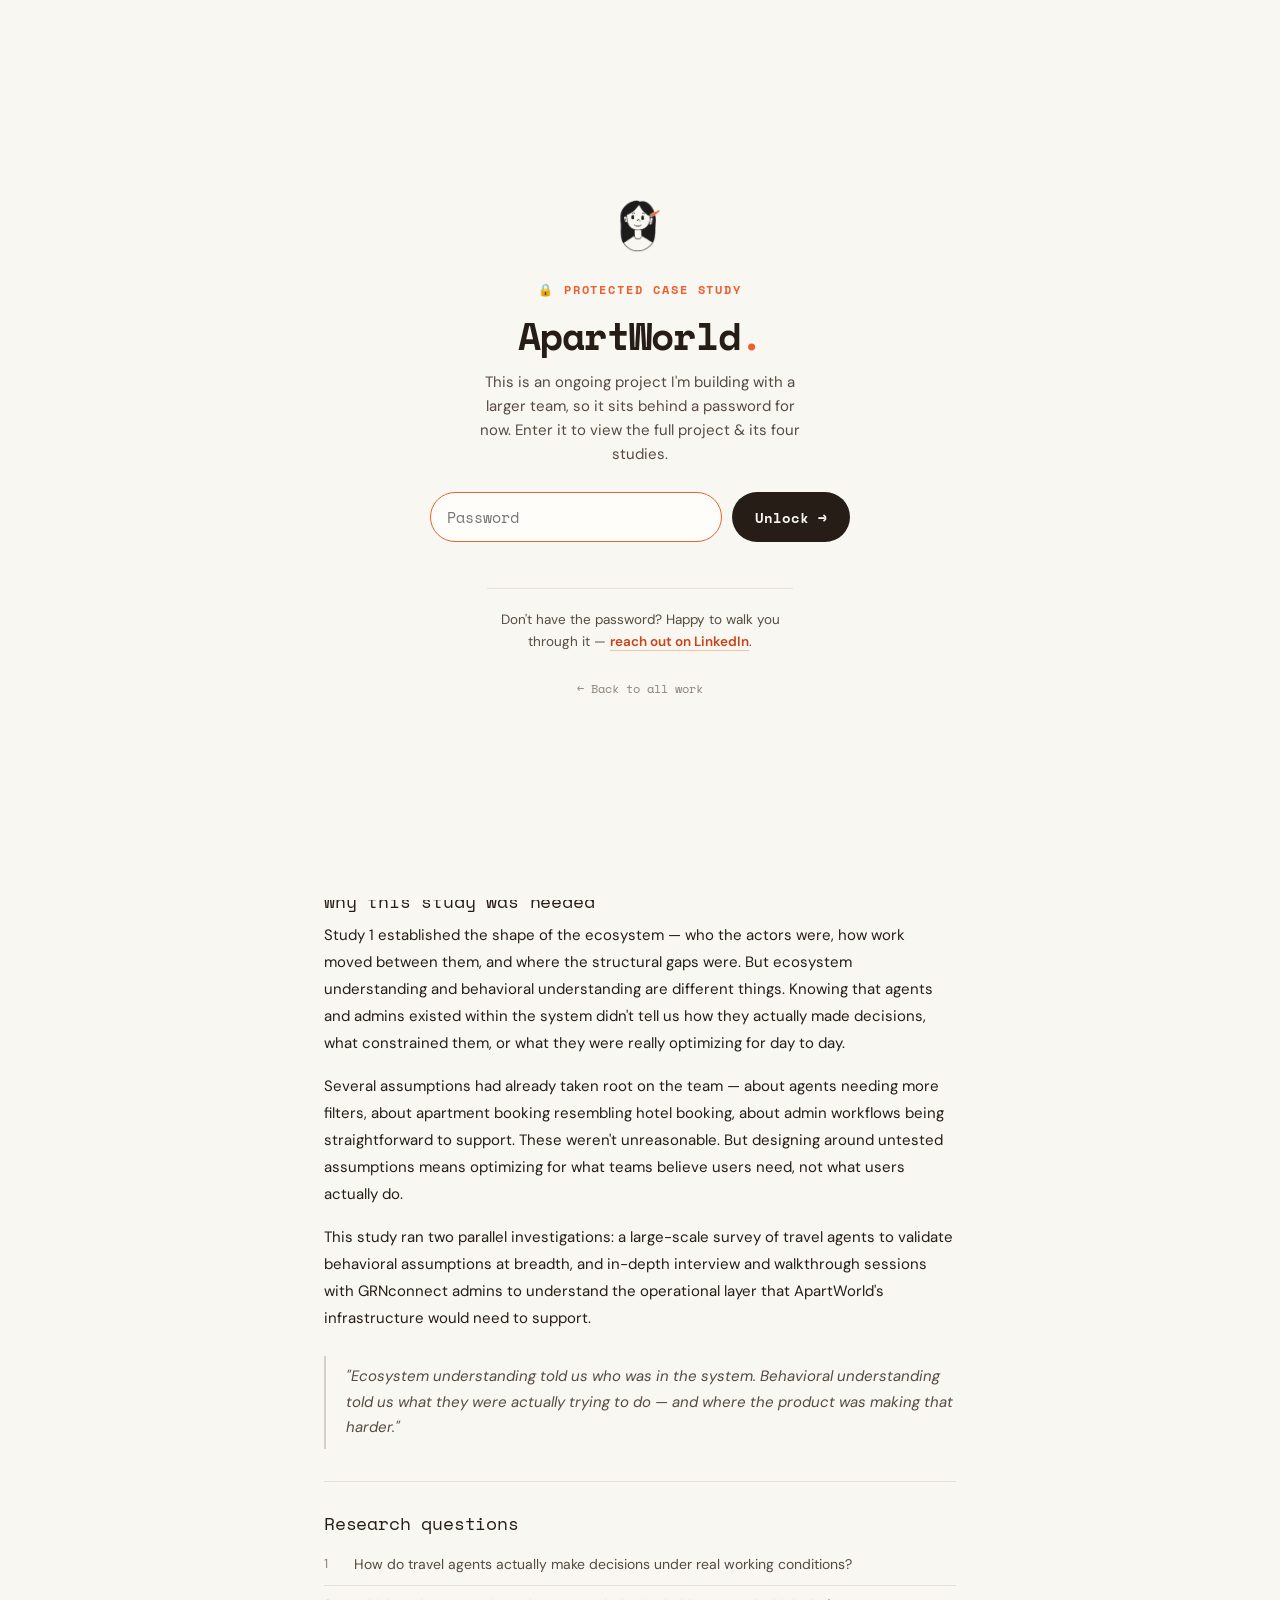
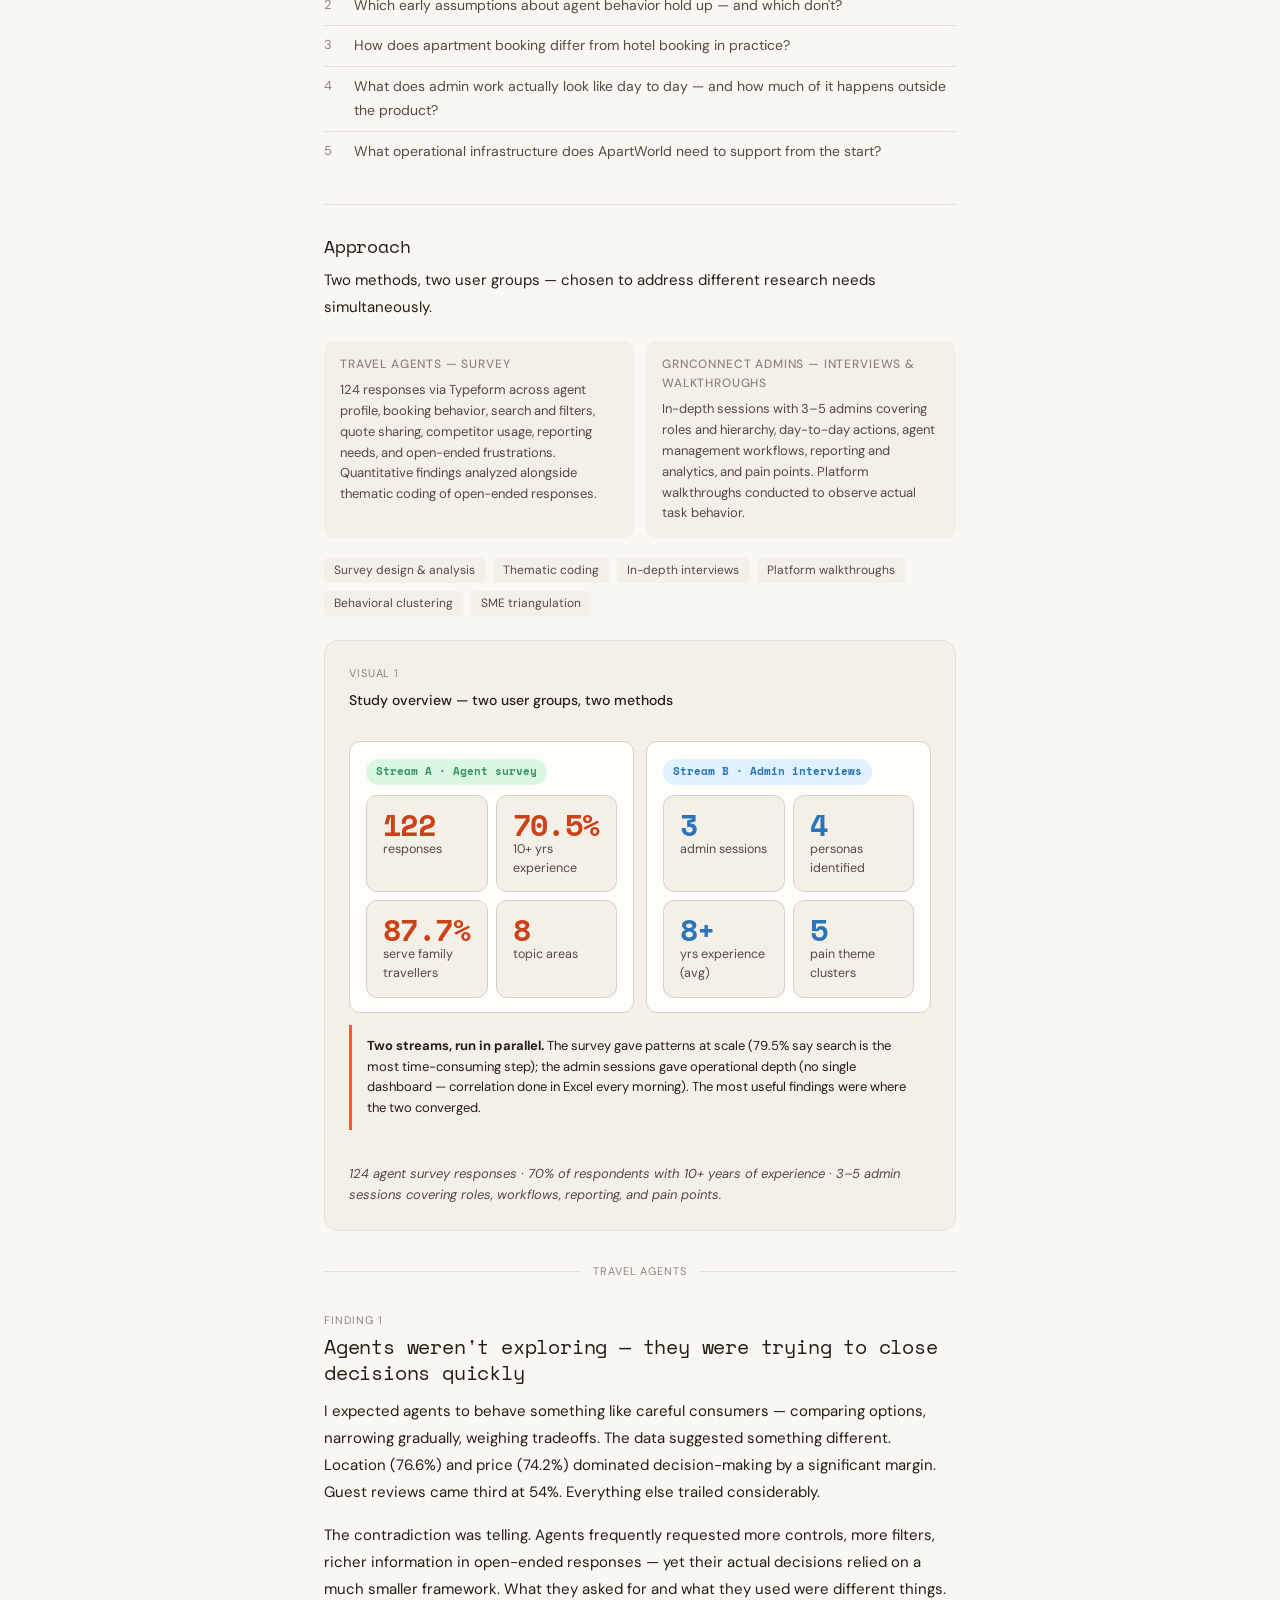
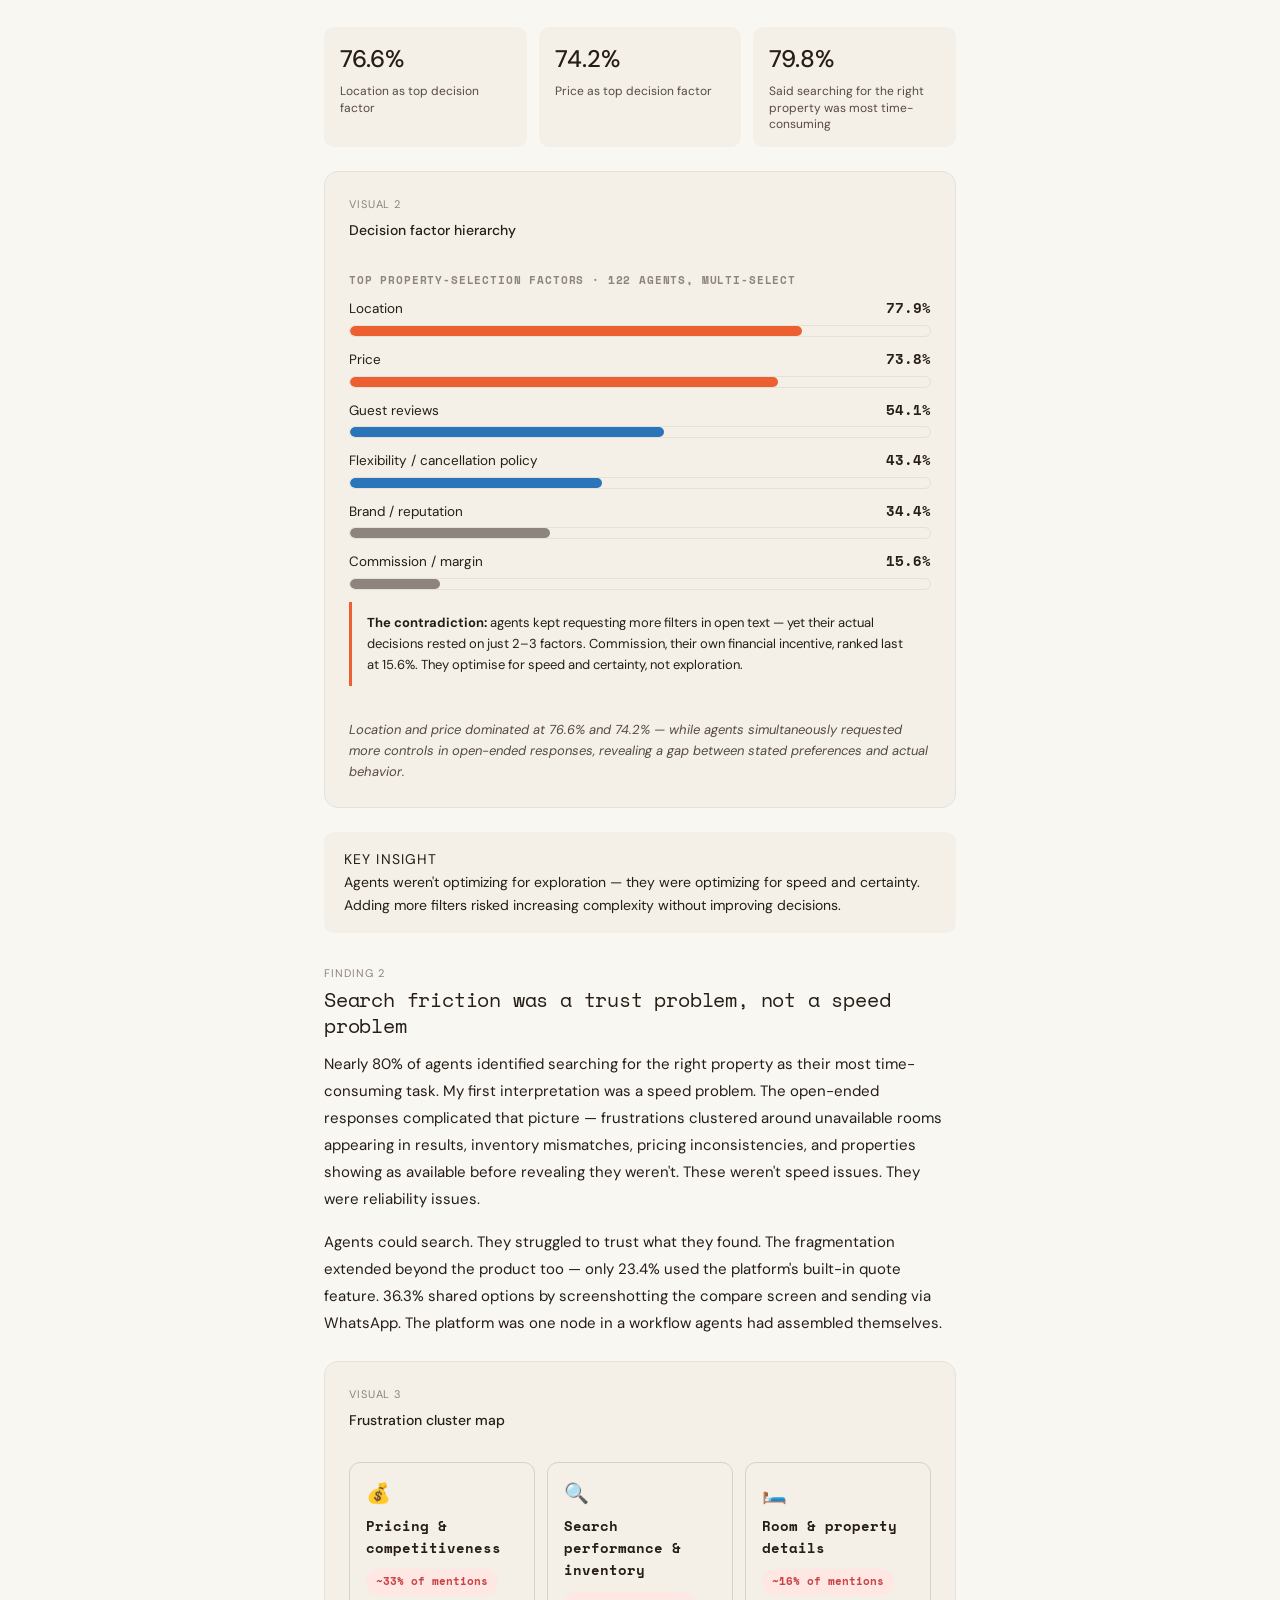
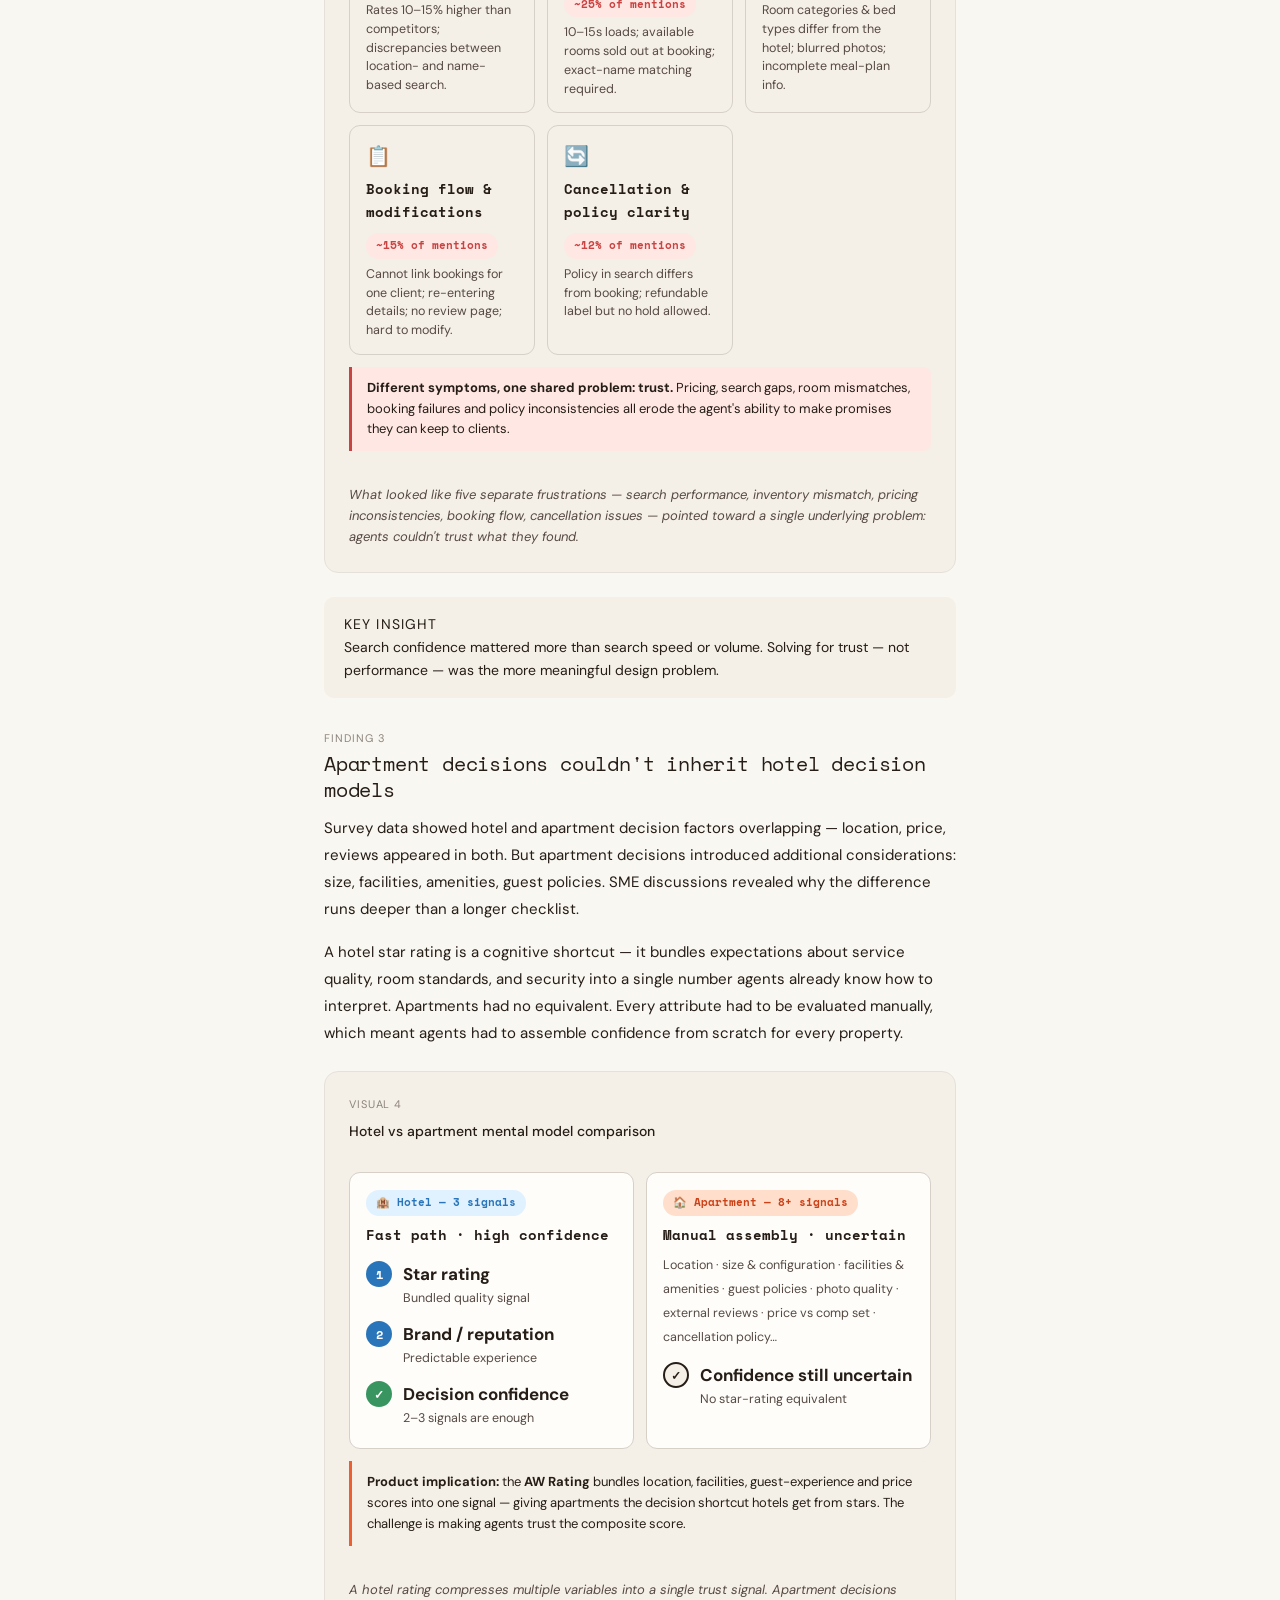
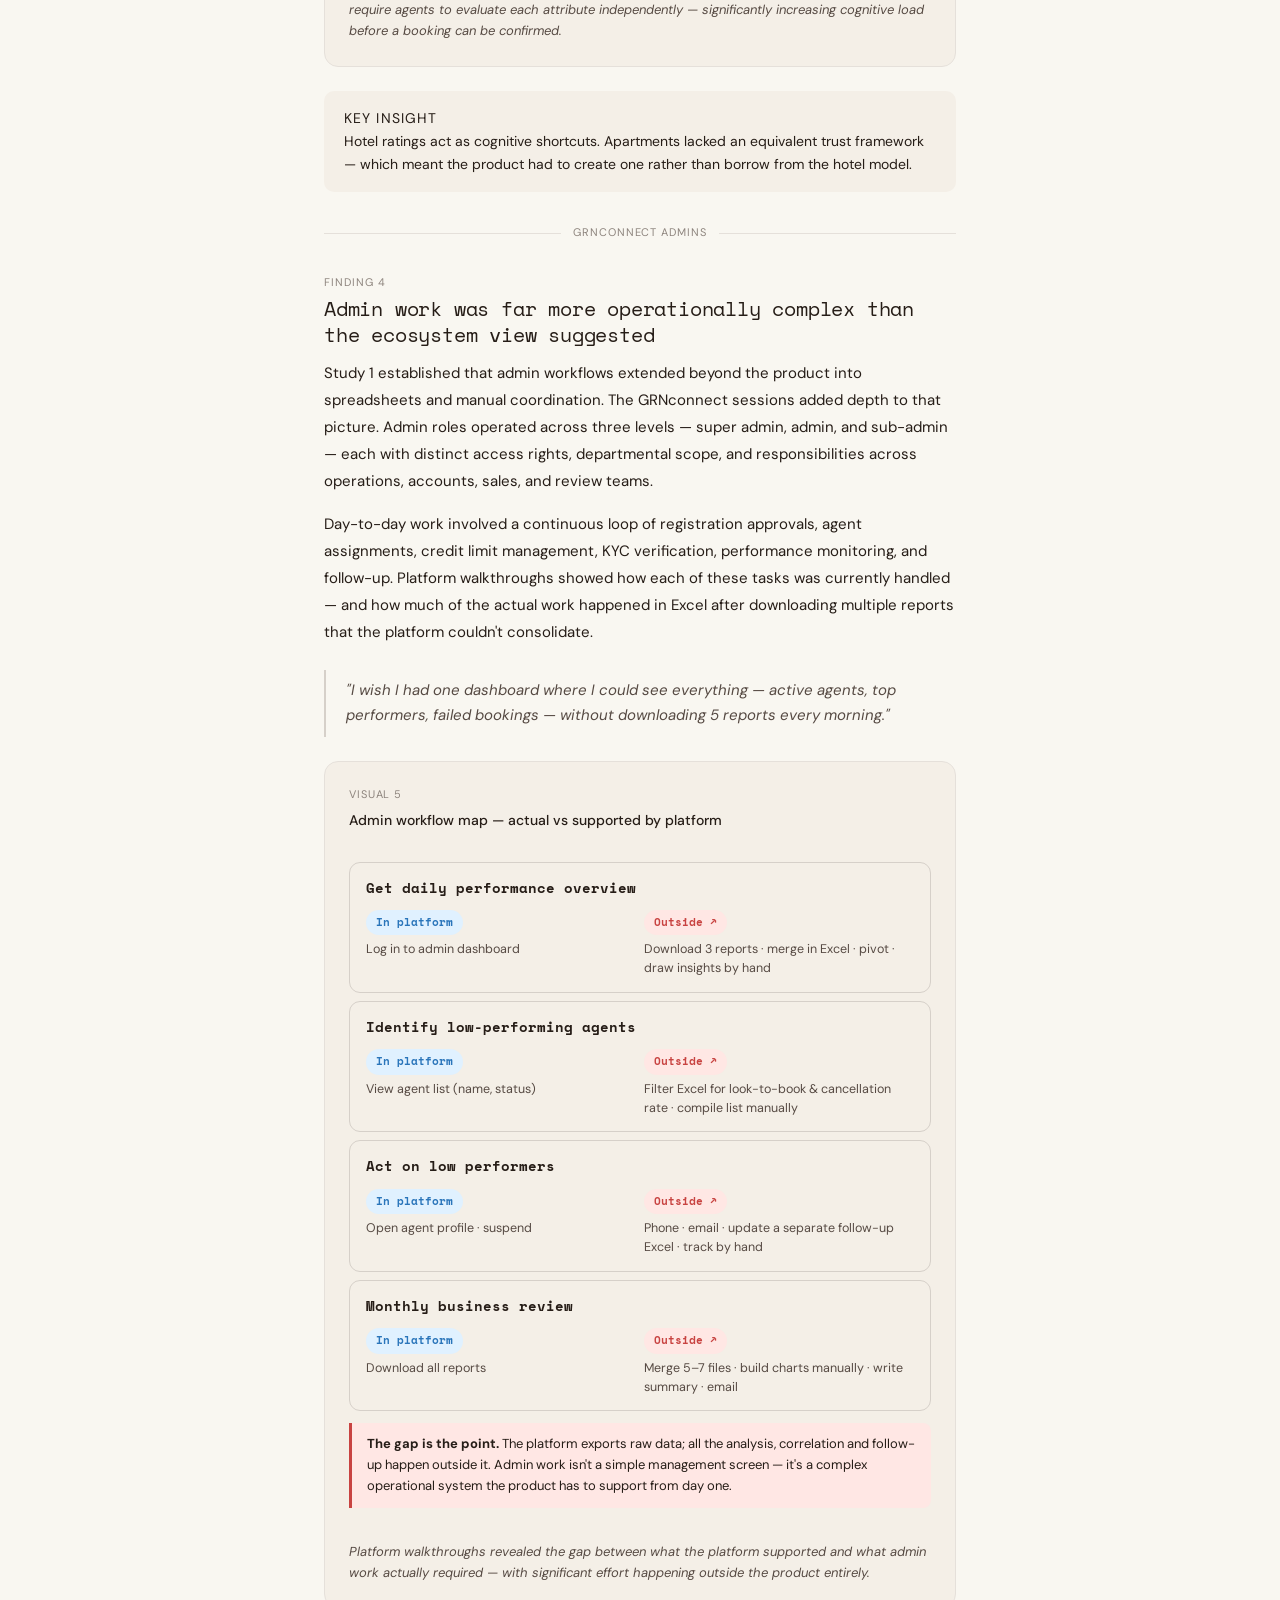
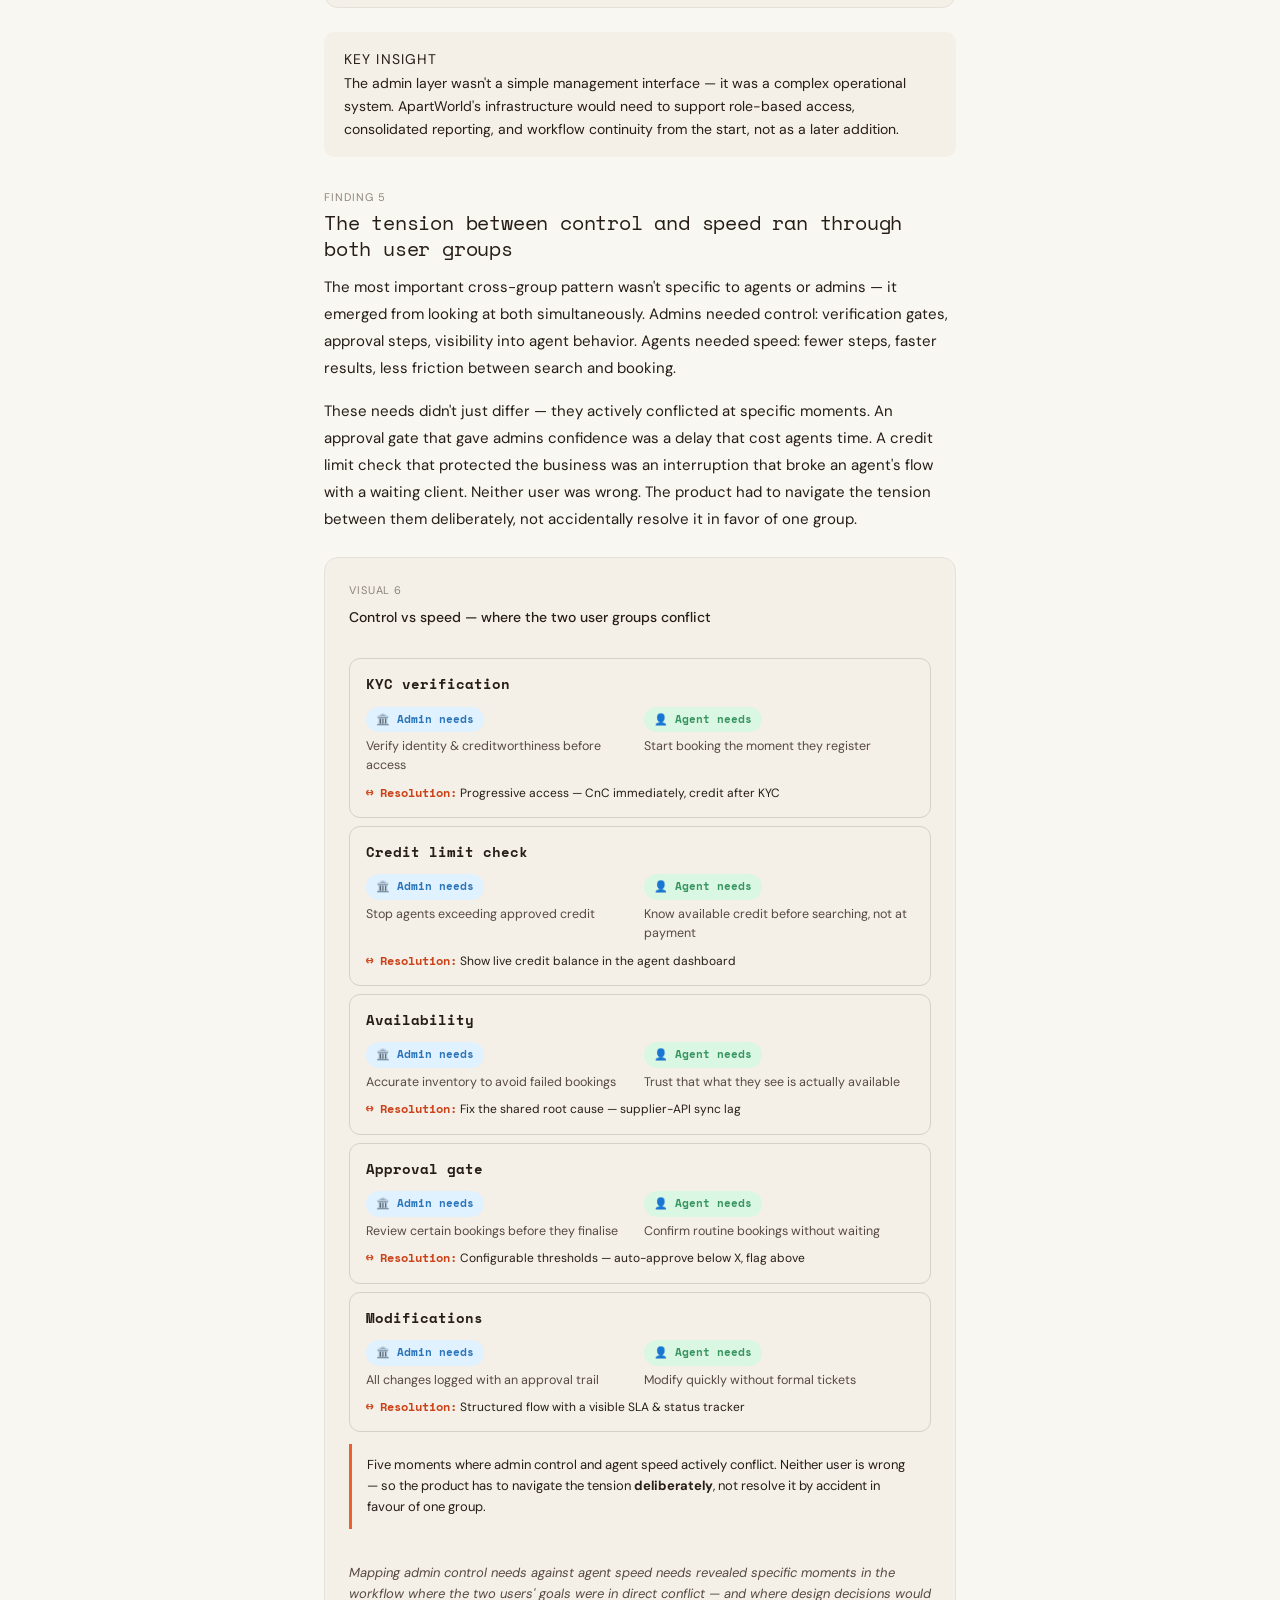
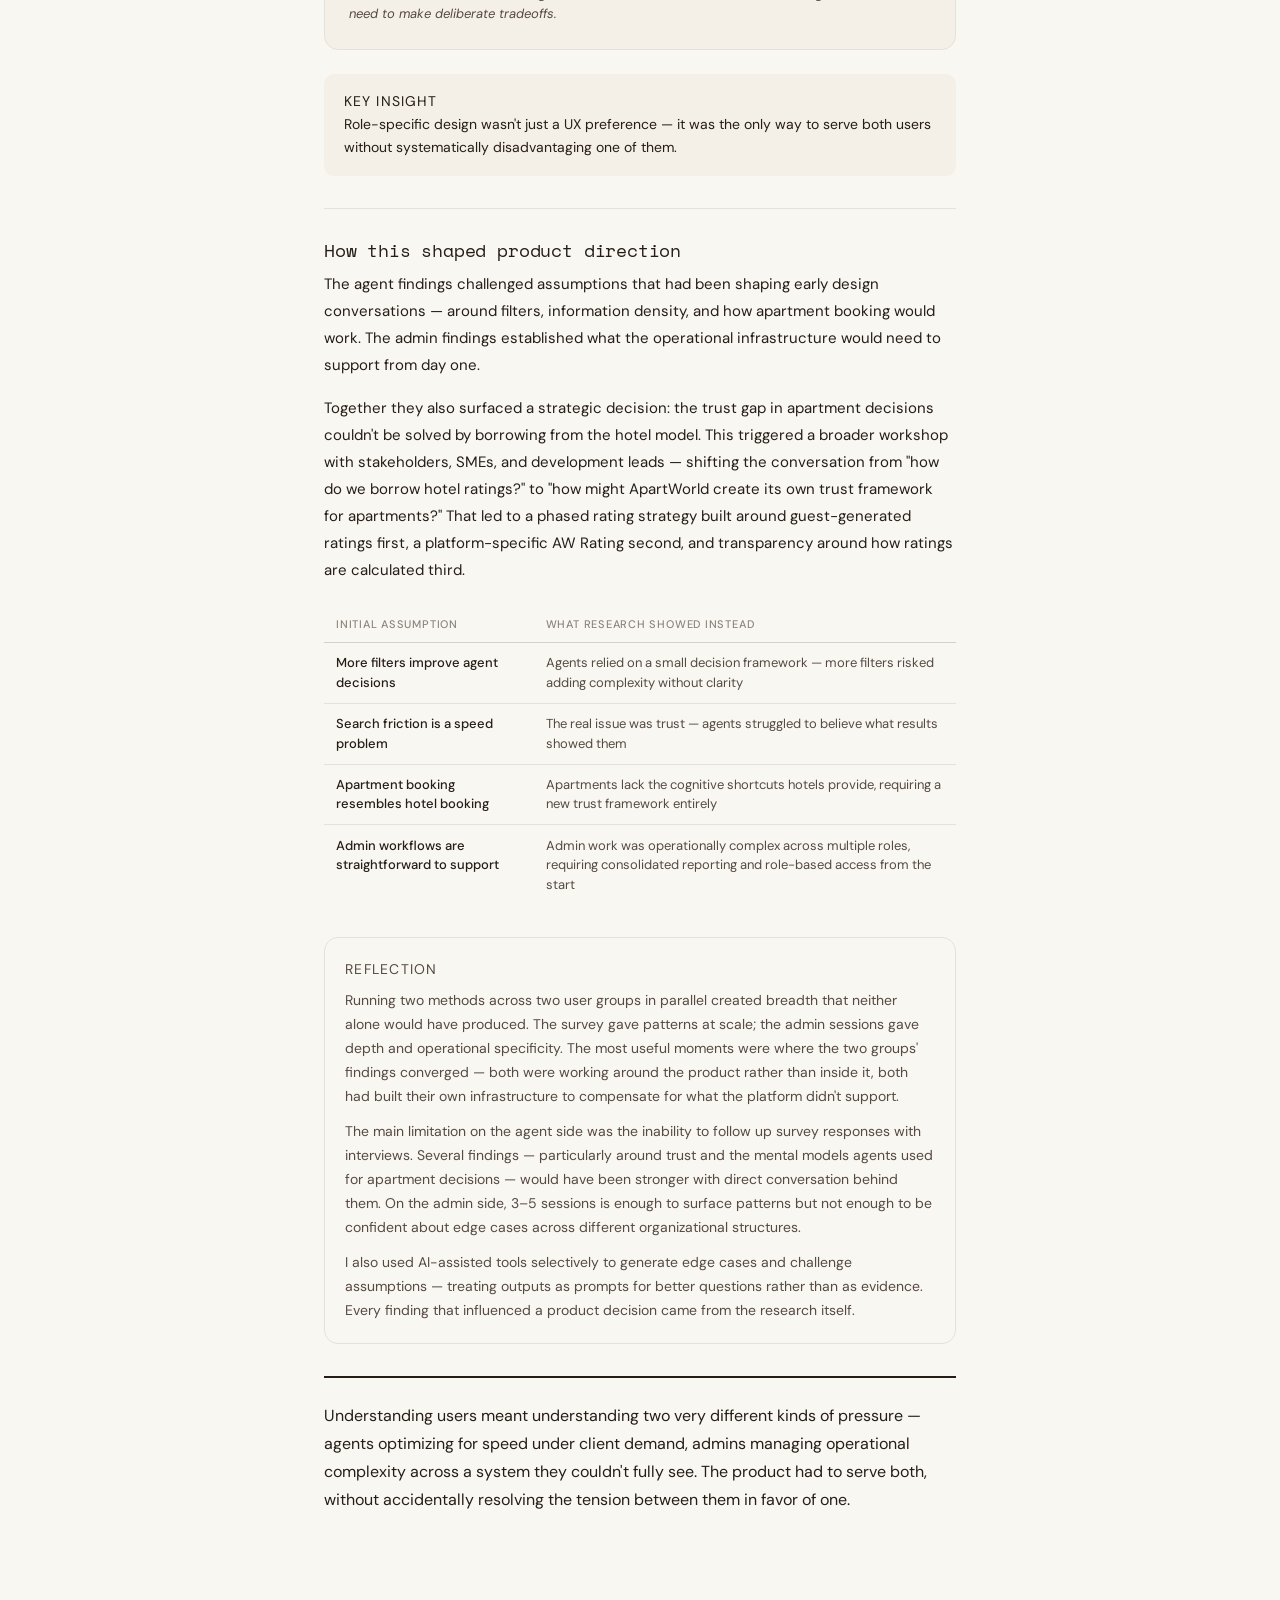
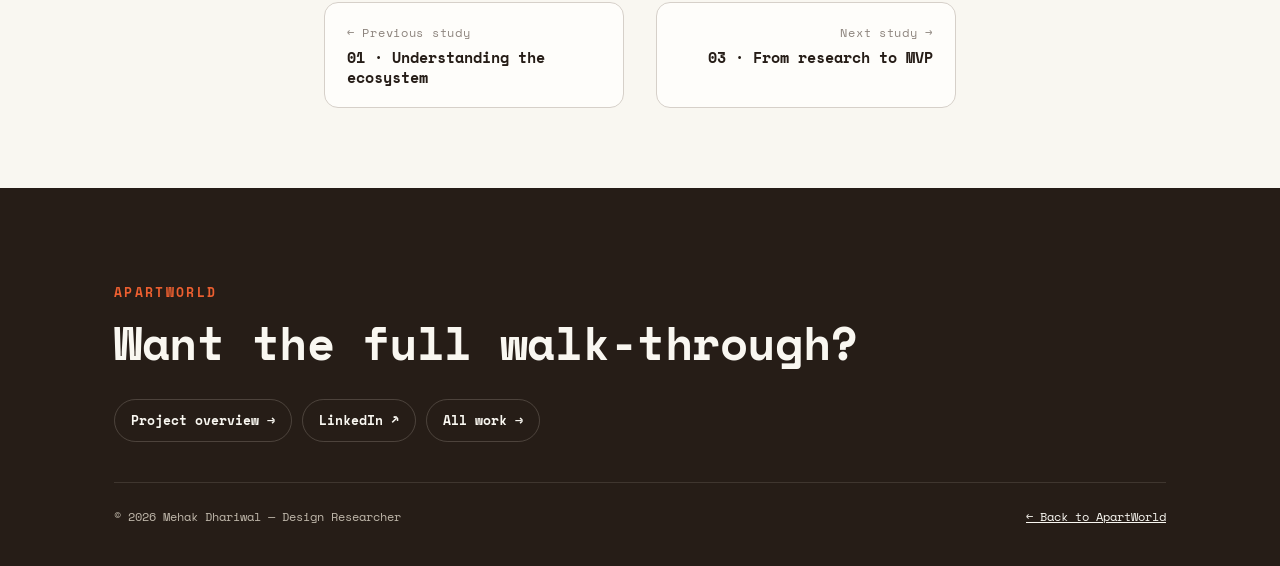
<file: study2.html>
<!DOCTYPE html>
<html lang="en">
<head>
<meta charset="UTF-8">
<meta name="viewport" content="width=device-width, initial-scale=1.0">
<script>document.documentElement.classList.add('js');try{if(localStorage.getItem('aw_unlocked')==='1')document.documentElement.classList.add('aw-ok');}catch(e){}</script>
<title>ApartWorld &middot; Study 2 — Understanding users at scale &middot; Mehak Dhariwal</title>
<link rel="stylesheet" href="assets/styles.css">
</head>
<body data-screen-label="ApartWorld Study 2">
<div class="gate" role="dialog" aria-label="Password protected">
  <div class="gate-card">
    <div class="gate-mark"><img src="assets/img/avatar.png" alt=""></div>
    <span class="lock">&#128274; Protected case study</span>
    <h1 style="margin-top:14px;">ApartWorld<span style="color:var(--orange);">.</span></h1>
    <p>This is an ongoing project I'm building with a larger team, so it sits behind a password for now. Enter it to view the full project &amp; its four studies.</p>
    <form>
      <input type="password" placeholder="Password" autocomplete="current-password" aria-label="Password">
      <button class="btn btn-primary" type="submit">Unlock <span class="arr">&rarr;</span></button>
    </form>
    <div class="err-msg"></div>
    <p class="reach">Don't have the password? Happy to walk you through it &mdash; <a href="https://www.linkedin.com/in/mehak-dhariwal/" target="_blank" rel="noopener">reach out on LinkedIn</a>.</p>
    <a class="back" href="work.html">&larr; Back to all work</a>
  </div>
</div>
<header class="nav">
  <div class="nav-inner">
    <a class="brand" href="index.html">
      <span class="brand-mark"><img src="assets/img/avatar.png" alt="Mehak avatar"></span>
      <span class="brand-name">Mehak Dhariwal<small>Design Researcher</small></span>
    </a>
    <nav class="nav-links">
      <a href="index.html">Home</a>
      <a href="work.html" class="active">Work</a>
      <a href="game.html">Game</a>
      <a href="studio.html">Studio</a>
      <a href="lens.html">Lens</a>
    </nav>
    <a class="nav-cta" href="https://www.behance.net/mehakdhariwal" target="_blank" rel="noopener">Behance ↗</a>
    <button class="nav-toggle" aria-label="Menu"><span></span><span></span><span></span></button>
  </div>
</header>
<div class="subnav studies"><div class="subnav-inner"><a href="apartworld.html" class="sub-label" style="text-decoration:none;">&larr; ApartWorld</a><a href="study1.html">01 &middot; Understanding the ecosystem</a><a href="study2.html" class="on">02 &middot; Understanding users at scale</a><a href="study3.html">03 &middot; From research to MVP</a><a href="study4.html">04 &middot; Evaluating flows</a></div></div>
<main class="reader section" style="padding-top:clamp(20px,3vw,32px);">

<style>
  .s2{max-width:660px;padding:2rem 0;font-family:var(--font-sans)}
  .s2-back{font-size:13px;color:var(--color-text-tertiary);margin-bottom:2rem;cursor:pointer;display:flex;align-items:center;gap:6px}
  .s2-label{font-size:11px;letter-spacing:.09em;text-transform:uppercase;color:var(--color-text-tertiary);margin-bottom:.5rem}
  .s2-h1{font-size:24px;font-weight:500;color:var(--color-text-primary);margin:0 0 .4rem;line-height:1.3}
  .s2-sub{font-size:15px;color:var(--color-text-secondary);margin:0 0 2rem}
  .s2-meta{display:flex;gap:20px;margin-bottom:2rem;flex-wrap:wrap}
  .s2-meta-item{display:flex;flex-direction:column;gap:3px}
  .s2-meta-item span:first-child{font-size:11px;color:var(--color-text-tertiary);text-transform:uppercase;letter-spacing:.07em}
  .s2-meta-item span:last-child{font-size:13px;color:var(--color-text-primary)}
  .s2-divider{border:none;border-top:.5px solid var(--color-border-tertiary);margin:2rem 0}
  .s2-body{font-size:15px;line-height:1.8;color:var(--color-text-primary);margin:0 0 1rem}
  .s2-h2{font-size:18px;font-weight:500;color:var(--color-text-primary);margin:2rem 0 .75rem}
  .s2-h3{font-size:14px;font-weight:500;color:var(--color-text-tertiary);text-transform:uppercase;letter-spacing:.07em;margin:1.75rem 0 .75rem}
  .s2-pull{border-left:2px solid var(--color-border-secondary);padding:.5rem 0 .5rem 1.25rem;margin:1.5rem 0}
  .s2-pull p{font-size:15px;color:var(--color-text-secondary);font-style:italic;margin:0;line-height:1.7}
  .s2-insight{background:var(--color-background-secondary);border-radius:var(--border-radius-md);padding:1rem 1.25rem;margin:1.5rem 0}
  .s2-insight-label{font-size:11px;text-transform:uppercase;letter-spacing:.08em;color:var(--color-text-tertiary);margin-bottom:6px}
  .s2-insight p{font-size:14px;color:var(--color-text-primary);margin:0;line-height:1.65}
  .s2-img-placeholder{background:var(--color-background-secondary);border:.5px solid var(--color-border-tertiary);border-radius:var(--border-radius-lg);padding:1.5rem;margin:1.5rem 0;display:flex;flex-direction:column;gap:6px}
  .s2-img-label{font-size:11px;text-transform:uppercase;letter-spacing:.08em;color:var(--color-text-tertiary)}
  .s2-img-title{font-size:14px;font-weight:500;color:var(--color-text-primary)}
  .s2-img-caption{font-size:13px;color:var(--color-text-secondary);margin-top:4px;font-style:italic}
  .s2-img-area{background:var(--color-background-tertiary);border-radius:var(--border-radius-md);height:200px;display:flex;align-items:center;justify-content:center;margin:10px 0}
  .s2-img-area span{font-size:13px;color:var(--color-text-tertiary)}
  .s2-finding{margin:2rem 0}
  .s2-finding-num{font-size:11px;text-transform:uppercase;letter-spacing:.09em;color:var(--color-text-tertiary);margin-bottom:4px}
  .s2-finding-title{font-size:20px;font-weight:500;color:var(--color-text-primary);margin:0 0 .75rem;line-height:1.3}
  .s2-rq{margin:0;padding:0;list-style:none}
  .s2-rq li{font-size:14px;color:var(--color-text-secondary);line-height:1.7;padding:.5rem 0;border-bottom:.5px solid var(--color-border-tertiary);display:flex;gap:12px}
  .s2-rq li:last-child{border-bottom:none}
  .s2-rq-num{color:var(--color-text-tertiary);min-width:18px;font-size:13px}
  .s2-methods{display:flex;flex-wrap:wrap;gap:8px;margin:1rem 0}
  .s2-method-tag{font-size:12px;color:var(--color-text-secondary);background:var(--color-background-secondary);border-radius:4px;padding:3px 10px}
  .s2-two-col{display:grid;grid-template-columns:1fr 1fr;gap:12px;margin:1.25rem 0}
  .s2-col-card{background:var(--color-background-secondary);border-radius:var(--border-radius-md);padding:.85rem 1rem}
  .s2-col-card strong{font-size:12px;font-weight:500;text-transform:uppercase;letter-spacing:.07em;color:var(--color-text-tertiary);display:block;margin-bottom:6px}
  .s2-col-card p{font-size:13px;color:var(--color-text-secondary);margin:0;line-height:1.6}
  .s2-stats{display:grid;grid-template-columns:repeat(auto-fit,minmax(130px,1fr));gap:12px;margin:1.5rem 0}
  .s2-stat{background:var(--color-background-secondary);border-radius:var(--border-radius-md);padding:.85rem 1rem}
  .s2-stat-num{font-size:24px;font-weight:500;color:var(--color-text-primary);margin:0 0 4px}
  .s2-stat-label{font-size:12px;color:var(--color-text-secondary);line-height:1.4;margin:0}
  .s2-table{width:100%;border-collapse:collapse;margin:1.5rem 0;font-size:13px}
  .s2-table th{text-align:left;font-weight:500;font-size:11px;text-transform:uppercase;letter-spacing:.07em;color:var(--color-text-tertiary);padding:.5rem .75rem;border-bottom:.5px solid var(--color-border-secondary)}
  .s2-table td{padding:.65rem .75rem;border-bottom:.5px solid var(--color-border-tertiary);color:var(--color-text-secondary);vertical-align:top;line-height:1.5}
  .s2-table td:first-child{color:var(--color-text-primary);font-weight:500}
  .s2-table tr:last-child td{border-bottom:none}
  .s2-reflection{border:.5px solid var(--color-border-tertiary);border-radius:var(--border-radius-lg);padding:1.25rem;margin:2rem 0}
  .s2-reflection p{font-size:14px;color:var(--color-text-secondary);line-height:1.7;margin:0 0 .75rem}
  .s2-reflection p:last-child{margin-bottom:0}
  .s2-takeaway{border-top:2px solid var(--color-border-primary);padding-top:1.5rem;margin-top:2rem}
  .s2-takeaway p{font-size:16px;color:var(--color-text-primary);line-height:1.75;margin:0}
  .s2-group-divider{display:flex;align-items:center;gap:12px;margin:2rem 0}
  .s2-group-divider span{font-size:11px;text-transform:uppercase;letter-spacing:.09em;color:var(--color-text-tertiary);white-space:nowrap}
  .s2-group-divider::before,.s2-group-divider::after{content:'';flex:1;height:.5px;background:var(--color-border-tertiary)}
</style>

<div class="s2">
  <a class="s2-back" href="apartworld.html">← ApartWorld</a>
  <div style="border-radius:12px;overflow:hidden;border:1px solid var(--line);box-shadow:var(--shadow-soft);margin:0 0 1.75rem;"><img src="assets/img/aw/s2.png" alt="Study 2 cover" style="display:block;width:100%;height:auto;"></div>

  <p class="s2-label">Study 2 of 4</p>
  <h1 class="s2-h1">Understanding users at scale</h1>
  <p class="s2-sub">Surveying 124 travel agents and conducting in-depth sessions with internal admin users — to move from ecosystem understanding to behavioral understanding</p>

  <div class="s2-meta">
    <div class="s2-meta-item"><span>Methods</span><span>Survey · In-depth interviews · Walkthrough sessions</span></div>
    <div class="s2-meta-item"><span>Participants</span><span>124 travel agents (survey) · 3–5 GRNconnect admins (interviews)</span></div>
    <div class="s2-meta-item"><span>Tools</span><span>Typeform · Teams · Excel</span></div>
  </div>

  <hr class="s2-divider">

  <h2 class="s2-h2">Why this study was needed</h2>
  <p class="s2-body">Study 1 established the shape of the ecosystem — who the actors were, how work moved between them, and where the structural gaps were. But ecosystem understanding and behavioral understanding are different things. Knowing that agents and admins existed within the system didn't tell us how they actually made decisions, what constrained them, or what they were really optimizing for day to day.</p>
  <p class="s2-body">Several assumptions had already taken root on the team — about agents needing more filters, about apartment booking resembling hotel booking, about admin workflows being straightforward to support. These weren't unreasonable. But designing around untested assumptions means optimizing for what teams believe users need, not what users actually do.</p>
  <p class="s2-body">This study ran two parallel investigations: a large-scale survey of travel agents to validate behavioral assumptions at breadth, and in-depth interview and walkthrough sessions with GRNconnect admins to understand the operational layer that ApartWorld's infrastructure would need to support.</p>

  <div class="s2-pull"><p>"Ecosystem understanding told us who was in the system. Behavioral understanding told us what they were actually trying to do — and where the product was making that harder."</p></div>

  <hr class="s2-divider">

  <h2 class="s2-h2">Research questions</h2>
  <ul class="s2-rq">
    <li><span class="s2-rq-num">1</span><span>How do travel agents actually make decisions under real working conditions?</span></li>
    <li><span class="s2-rq-num">2</span><span>Which early assumptions about agent behavior hold up — and which don't?</span></li>
    <li><span class="s2-rq-num">3</span><span>How does apartment booking differ from hotel booking in practice?</span></li>
    <li><span class="s2-rq-num">4</span><span>What does admin work actually look like day to day — and how much of it happens outside the product?</span></li>
    <li><span class="s2-rq-num">5</span><span>What operational infrastructure does ApartWorld need to support from the start?</span></li>
  </ul>

  <hr class="s2-divider">

  <h2 class="s2-h2">Approach</h2>
  <p class="s2-body">Two methods, two user groups — chosen to address different research needs simultaneously.</p>

  <div class="s2-two-col">
    <div class="s2-col-card">
      <strong>Travel agents — survey</strong>
      <p>124 responses via Typeform across agent profile, booking behavior, search and filters, quote sharing, competitor usage, reporting needs, and open-ended frustrations. Quantitative findings analyzed alongside thematic coding of open-ended responses.</p>
    </div>
    <div class="s2-col-card">
      <strong>GRNconnect admins — interviews & walkthroughs</strong>
      <p>In-depth sessions with 3–5 admins covering roles and hierarchy, day-to-day actions, agent management workflows, reporting and analytics, and pain points. Platform walkthroughs conducted to observe actual task behavior.</p>
    </div>
  </div>

  <div class="s2-methods">
    <span class="s2-method-tag">Survey design & analysis</span>
    <span class="s2-method-tag">Thematic coding</span>
    <span class="s2-method-tag">In-depth interviews</span>
    <span class="s2-method-tag">Platform walkthroughs</span>
    <span class="s2-method-tag">Behavioral clustering</span>
    <span class="s2-method-tag">SME triangulation</span>
  </div>

  <div class="s2-img-placeholder">
    <span class="s2-img-label">Visual 1</span>
    <span class="s2-img-title">Study overview — two user groups, two methods</span>
    <div class="fig">
  <div class="fig-grid2">
    <div class="fig-card">
      <div class="fig-pill g" style="margin-bottom:10px;">Stream A · Agent survey</div>
      <div class="fig-grid2" style="gap:8px;">
        <div class="fig-card soft"><div class="fig-num">122</div><div class="fig-sub">responses</div></div>
        <div class="fig-card soft"><div class="fig-num">70.5%</div><div class="fig-sub">10+ yrs experience</div></div>
        <div class="fig-card soft"><div class="fig-num">87.7%</div><div class="fig-sub">serve family travellers</div></div>
        <div class="fig-card soft"><div class="fig-num">8</div><div class="fig-sub">topic areas</div></div>
      </div>
    </div>
    <div class="fig-card">
      <div class="fig-pill b" style="margin-bottom:10px;">Stream B · Admin interviews</div>
      <div class="fig-grid2" style="gap:8px;">
        <div class="fig-card soft"><div class="fig-num" style="color:var(--fig-blue);">3</div><div class="fig-sub">admin sessions</div></div>
        <div class="fig-card soft"><div class="fig-num" style="color:var(--fig-blue);">4</div><div class="fig-sub">personas identified</div></div>
        <div class="fig-card soft"><div class="fig-num" style="color:var(--fig-blue);">8+</div><div class="fig-sub">yrs experience (avg)</div></div>
        <div class="fig-card soft"><div class="fig-num" style="color:var(--fig-blue);">5</div><div class="fig-sub">pain theme clusters</div></div>
      </div>
    </div>
  </div>
  <div class="fig-note"><b>Two streams, run in parallel.</b> The survey gave patterns at scale (79.5% say search is the most time-consuming step); the admin sessions gave operational depth (no single dashboard — correlation done in Excel every morning). The most useful findings were where the two converged.</div>
</div>
    <span class="s2-img-caption">124 agent survey responses · 70% of respondents with 10+ years of experience · 3–5 admin sessions covering roles, workflows, reporting, and pain points.</span>
  </div>

  <div class="s2-group-divider"><span>Travel agents</span></div>

  <div class="s2-finding">
    <p class="s2-finding-num">Finding 1</p>
    <h2 class="s2-finding-title">Agents weren't exploring — they were trying to close decisions quickly</h2>
    <p class="s2-body">I expected agents to behave something like careful consumers — comparing options, narrowing gradually, weighing tradeoffs. The data suggested something different. Location (76.6%) and price (74.2%) dominated decision-making by a significant margin. Guest reviews came third at 54%. Everything else trailed considerably.</p>
    <p class="s2-body">The contradiction was telling. Agents frequently requested more controls, more filters, richer information in open-ended responses — yet their actual decisions relied on a much smaller framework. What they asked for and what they used were different things.</p>

    <div class="s2-stats">
      <div class="s2-stat"><p class="s2-stat-num">76.6%</p><p class="s2-stat-label">Location as top decision factor</p></div>
      <div class="s2-stat"><p class="s2-stat-num">74.2%</p><p class="s2-stat-label">Price as top decision factor</p></div>
      <div class="s2-stat"><p class="s2-stat-num">79.8%</p><p class="s2-stat-label">Said searching for the right property was most time-consuming</p></div>
    </div>

    <div class="s2-img-placeholder">
      <span class="s2-img-label">Visual 2</span>
      <span class="s2-img-title">Decision factor hierarchy</span>
      <div class="fig">
  <div class="fig-k" style="margin-bottom:10px;">Top property-selection factors · 122 agents, multi-select</div>
  <div class="fig-bars"><div class="fig-bar"><div class="lab"><span>Location</span><b>77.9%</b></div><div class="track"><div class="fill" style="width:77.9%"></div></div></div><div class="fig-bar"><div class="lab"><span>Price</span><b>73.8%</b></div><div class="track"><div class="fill" style="width:73.8%"></div></div></div><div class="fig-bar b2"><div class="lab"><span>Guest reviews</span><b>54.1%</b></div><div class="track"><div class="fill" style="width:54.1%"></div></div></div><div class="fig-bar b2"><div class="lab"><span>Flexibility / cancellation policy</span><b>43.4%</b></div><div class="track"><div class="fill" style="width:43.4%"></div></div></div><div class="fig-bar dim"><div class="lab"><span>Brand / reputation</span><b>34.4%</b></div><div class="track"><div class="fill" style="width:34.4%"></div></div></div><div class="fig-bar dim"><div class="lab"><span>Commission / margin</span><b>15.6%</b></div><div class="track"><div class="fill" style="width:15.6%"></div></div></div></div>
  <div class="fig-note"><b>The contradiction:</b> agents kept requesting more filters in open text — yet their actual decisions rested on just 2–3 factors. Commission, their own financial incentive, ranked last at 15.6%. They optimise for speed and certainty, not exploration.</div>
</div>
      <span class="s2-img-caption">Location and price dominated at 76.6% and 74.2% — while agents simultaneously requested more controls in open-ended responses, revealing a gap between stated preferences and actual behavior.</span>
    </div>

    <div class="s2-insight">
      <p class="s2-insight-label">Key insight</p>
      <p>Agents weren't optimizing for exploration — they were optimizing for speed and certainty. Adding more filters risked increasing complexity without improving decisions.</p>
    </div>
  </div>

  <div class="s2-finding">
    <p class="s2-finding-num">Finding 2</p>
    <h2 class="s2-finding-title">Search friction was a trust problem, not a speed problem</h2>
    <p class="s2-body">Nearly 80% of agents identified searching for the right property as their most time-consuming task. My first interpretation was a speed problem. The open-ended responses complicated that picture — frustrations clustered around unavailable rooms appearing in results, inventory mismatches, pricing inconsistencies, and properties showing as available before revealing they weren't. These weren't speed issues. They were reliability issues.</p>
    <p class="s2-body">Agents could search. They struggled to trust what they found. The fragmentation extended beyond the product too — only 23.4% used the platform's built-in quote feature. 36.3% shared options by screenshotting the compare screen and sending via WhatsApp. The platform was one node in a workflow agents had assembled themselves.</p>

    <div class="s2-img-placeholder">
      <span class="s2-img-label">Visual 3</span>
      <span class="s2-img-title">Frustration cluster map</span>
      <div class="fig">
  <div class="fig-grid3"><div class="fig-card soft"><div style="font-size:20px;">💰</div><div class="fig-h" style="margin-top:6px;">Pricing &amp; competitiveness</div><div class="fig-pill f" style="margin:6px 0;">~33% of mentions</div><p class="fig-sub">Rates 10–15% higher than competitors; discrepancies between location- and name-based search.</p></div><div class="fig-card soft"><div style="font-size:20px;">🔍</div><div class="fig-h" style="margin-top:6px;">Search performance &amp; inventory</div><div class="fig-pill f" style="margin:6px 0;">~25% of mentions</div><p class="fig-sub">10–15s loads; available rooms sold out at booking; exact-name matching required.</p></div><div class="fig-card soft"><div style="font-size:20px;">🛏️</div><div class="fig-h" style="margin-top:6px;">Room &amp; property details</div><div class="fig-pill f" style="margin:6px 0;">~16% of mentions</div><p class="fig-sub">Room categories &amp; bed types differ from the hotel; blurred photos; incomplete meal-plan info.</p></div><div class="fig-card soft"><div style="font-size:20px;">📋</div><div class="fig-h" style="margin-top:6px;">Booking flow &amp; modifications</div><div class="fig-pill f" style="margin:6px 0;">~15% of mentions</div><p class="fig-sub">Cannot link bookings for one client; re-entering details; no review page; hard to modify.</p></div><div class="fig-card soft"><div style="font-size:20px;">🔄</div><div class="fig-h" style="margin-top:6px;">Cancellation &amp; policy clarity</div><div class="fig-pill f" style="margin:6px 0;">~12% of mentions</div><p class="fig-sub">Policy in search differs from booking; refundable label but no hold allowed.</p></div></div>
  <div class="fig-note f"><b>Different symptoms, one shared problem: trust.</b> Pricing, search gaps, room mismatches, booking failures and policy inconsistencies all erode the agent's ability to make promises they can keep to clients.</div>
</div>
      <span class="s2-img-caption">What looked like five separate frustrations — search performance, inventory mismatch, pricing inconsistencies, booking flow, cancellation issues — pointed toward a single underlying problem: agents couldn't trust what they found.</span>
    </div>

    <div class="s2-insight">
      <p class="s2-insight-label">Key insight</p>
      <p>Search confidence mattered more than search speed or volume. Solving for trust — not performance — was the more meaningful design problem.</p>
    </div>
  </div>

  <div class="s2-finding">
    <p class="s2-finding-num">Finding 3</p>
    <h2 class="s2-finding-title">Apartment decisions couldn't inherit hotel decision models</h2>
    <p class="s2-body">Survey data showed hotel and apartment decision factors overlapping — location, price, reviews appeared in both. But apartment decisions introduced additional considerations: size, facilities, amenities, guest policies. SME discussions revealed why the difference runs deeper than a longer checklist.</p>
    <p class="s2-body">A hotel star rating is a cognitive shortcut — it bundles expectations about service quality, room standards, and security into a single number agents already know how to interpret. Apartments had no equivalent. Every attribute had to be evaluated manually, which meant agents had to assemble confidence from scratch for every property.</p>

    <div class="s2-img-placeholder">
      <span class="s2-img-label">Visual 4</span>
      <span class="s2-img-title">Hotel vs apartment mental model comparison</span>
      <div class="fig">
  <div class="fig-grid2">
    <div class="fig-card">
      <div class="fig-pill b" style="margin-bottom:8px;">🏨 Hotel — 3 signals</div>
      <div class="fig-h" style="margin-bottom:8px;">Fast path · high confidence</div>
      <div class="fig-step"><div class="fig-dot b">1</div><div><b>Star rating</b><p class="fig-sub">Bundled quality signal</p></div></div>
      <div class="fig-step"><div class="fig-dot b">2</div><div><b>Brand / reputation</b><p class="fig-sub">Predictable experience</p></div></div>
      <div class="fig-step"><div class="fig-dot g">✓</div><div><b>Decision confidence</b><p class="fig-sub">2–3 signals are enough</p></div></div>
    </div>
    <div class="fig-card">
      <div class="fig-pill a" style="margin-bottom:8px;">🏠 Apartment — 8+ signals</div>
      <div class="fig-h" style="margin-bottom:8px;">Manual assembly · uncertain</div>
      <p class="fig-sub" style="line-height:1.9;">Location · size &amp; configuration · facilities &amp; amenities · guest policies · photo quality · external reviews · price vs comp set · cancellation policy…</p>
      <div class="fig-step" style="margin-top:6px;"><div class="fig-dot o">✓</div><div><b>Confidence still uncertain</b><p class="fig-sub">No star-rating equivalent</p></div></div>
    </div>
  </div>
  <div class="fig-note"><b>Product implication:</b> the <b>AW Rating</b> bundles location, facilities, guest-experience and price scores into one signal — giving apartments the decision shortcut hotels get from stars. The challenge is making agents trust the composite score.</div>
</div>
      <span class="s2-img-caption">A hotel rating compresses multiple variables into a single trust signal. Apartment decisions require agents to evaluate each attribute independently — significantly increasing cognitive load before a booking can be confirmed.</span>
    </div>

    <div class="s2-insight">
      <p class="s2-insight-label">Key insight</p>
      <p>Hotel ratings act as cognitive shortcuts. Apartments lacked an equivalent trust framework — which meant the product had to create one rather than borrow from the hotel model.</p>
    </div>
  </div>

  <div class="s2-group-divider"><span>GRNconnect admins</span></div>

  <div class="s2-finding">
    <p class="s2-finding-num">Finding 4</p>
    <h2 class="s2-finding-title">Admin work was far more operationally complex than the ecosystem view suggested</h2>
    <p class="s2-body">Study 1 established that admin workflows extended beyond the product into spreadsheets and manual coordination. The GRNconnect sessions added depth to that picture. Admin roles operated across three levels — super admin, admin, and sub-admin — each with distinct access rights, departmental scope, and responsibilities across operations, accounts, sales, and review teams.</p>
    <p class="s2-body">Day-to-day work involved a continuous loop of registration approvals, agent assignments, credit limit management, KYC verification, performance monitoring, and follow-up. Platform walkthroughs showed how each of these tasks was currently handled — and how much of the actual work happened in Excel after downloading multiple reports that the platform couldn't consolidate.</p>

    <div class="s2-pull"><p>"I wish I had one dashboard where I could see everything — active agents, top performers, failed bookings — without downloading 5 reports every morning."</p></div>

    <div class="s2-img-placeholder">
      <span class="s2-img-label">Visual 5</span>
      <span class="s2-img-title">Admin workflow map — actual vs supported by platform</span>
      <div class="fig"><div class="fig-card soft" style="margin-bottom:8px;"><div class="fig-h">Get daily performance overview</div><div class="fig-grid2" style="gap:8px;margin-top:8px;"><div><span class="fig-pill b">In platform</span><p class="fig-sub" style="margin-top:5px;">Log in to admin dashboard</p></div><div><span class="fig-pill f">Outside ↗</span><p class="fig-sub" style="margin-top:5px;">Download 3 reports · merge in Excel · pivot · draw insights by hand</p></div></div></div><div class="fig-card soft" style="margin-bottom:8px;"><div class="fig-h">Identify low-performing agents</div><div class="fig-grid2" style="gap:8px;margin-top:8px;"><div><span class="fig-pill b">In platform</span><p class="fig-sub" style="margin-top:5px;">View agent list (name, status)</p></div><div><span class="fig-pill f">Outside ↗</span><p class="fig-sub" style="margin-top:5px;">Filter Excel for look-to-book &amp; cancellation rate · compile list manually</p></div></div></div><div class="fig-card soft" style="margin-bottom:8px;"><div class="fig-h">Act on low performers</div><div class="fig-grid2" style="gap:8px;margin-top:8px;"><div><span class="fig-pill b">In platform</span><p class="fig-sub" style="margin-top:5px;">Open agent profile · suspend</p></div><div><span class="fig-pill f">Outside ↗</span><p class="fig-sub" style="margin-top:5px;">Phone · email · update a separate follow-up Excel · track by hand</p></div></div></div><div class="fig-card soft" style="margin-bottom:8px;"><div class="fig-h">Monthly business review</div><div class="fig-grid2" style="gap:8px;margin-top:8px;"><div><span class="fig-pill b">In platform</span><p class="fig-sub" style="margin-top:5px;">Download all reports</p></div><div><span class="fig-pill f">Outside ↗</span><p class="fig-sub" style="margin-top:5px;">Merge 5–7 files · build charts manually · write summary · email</p></div></div></div>
  <div class="fig-note f"><b>The gap is the point.</b> The platform exports raw data; all the analysis, correlation and follow-up happen outside it. Admin work isn't a simple management screen — it's a complex operational system the product has to support from day one.</div>
</div>
      <span class="s2-img-caption">Platform walkthroughs revealed the gap between what the platform supported and what admin work actually required — with significant effort happening outside the product entirely.</span>
    </div>

    <div class="s2-insight">
      <p class="s2-insight-label">Key insight</p>
      <p>The admin layer wasn't a simple management interface — it was a complex operational system. ApartWorld's infrastructure would need to support role-based access, consolidated reporting, and workflow continuity from the start, not as a later addition.</p>
    </div>
  </div>

  <div class="s2-finding">
    <p class="s2-finding-num">Finding 5</p>
    <h2 class="s2-finding-title">The tension between control and speed ran through both user groups</h2>
    <p class="s2-body">The most important cross-group pattern wasn't specific to agents or admins — it emerged from looking at both simultaneously. Admins needed control: verification gates, approval steps, visibility into agent behavior. Agents needed speed: fewer steps, faster results, less friction between search and booking.</p>
    <p class="s2-body">These needs didn't just differ — they actively conflicted at specific moments. An approval gate that gave admins confidence was a delay that cost agents time. A credit limit check that protected the business was an interruption that broke an agent's flow with a waiting client. Neither user was wrong. The product had to navigate the tension between them deliberately, not accidentally resolve it in favor of one group.</p>

    <div class="s2-img-placeholder">
      <span class="s2-img-label">Visual 6</span>
      <span class="s2-img-title">Control vs speed — where the two user groups conflict</span>
      <div class="fig"><div class="fig-card soft" style="margin-bottom:8px;"><div class="fig-h">KYC verification</div><div class="fig-grid2" style="gap:8px;margin:8px 0;"><div><span class="fig-pill b">🏛️ Admin needs</span><p class="fig-sub" style="margin-top:5px;">Verify identity &amp; creditworthiness before access</p></div><div><span class="fig-pill g">👤 Agent needs</span><p class="fig-sub" style="margin-top:5px;">Start booking the moment they register</p></div></div><div style="font-size:12px;color:var(--ink);"><b style="color:var(--orange-deep);font-family:var(--mono);">↔ Resolution:</b> Progressive access — CnC immediately, credit after KYC</div></div><div class="fig-card soft" style="margin-bottom:8px;"><div class="fig-h">Credit limit check</div><div class="fig-grid2" style="gap:8px;margin:8px 0;"><div><span class="fig-pill b">🏛️ Admin needs</span><p class="fig-sub" style="margin-top:5px;">Stop agents exceeding approved credit</p></div><div><span class="fig-pill g">👤 Agent needs</span><p class="fig-sub" style="margin-top:5px;">Know available credit before searching, not at payment</p></div></div><div style="font-size:12px;color:var(--ink);"><b style="color:var(--orange-deep);font-family:var(--mono);">↔ Resolution:</b> Show live credit balance in the agent dashboard</div></div><div class="fig-card soft" style="margin-bottom:8px;"><div class="fig-h">Availability</div><div class="fig-grid2" style="gap:8px;margin:8px 0;"><div><span class="fig-pill b">🏛️ Admin needs</span><p class="fig-sub" style="margin-top:5px;">Accurate inventory to avoid failed bookings</p></div><div><span class="fig-pill g">👤 Agent needs</span><p class="fig-sub" style="margin-top:5px;">Trust that what they see is actually available</p></div></div><div style="font-size:12px;color:var(--ink);"><b style="color:var(--orange-deep);font-family:var(--mono);">↔ Resolution:</b> Fix the shared root cause — supplier-API sync lag</div></div><div class="fig-card soft" style="margin-bottom:8px;"><div class="fig-h">Approval gate</div><div class="fig-grid2" style="gap:8px;margin:8px 0;"><div><span class="fig-pill b">🏛️ Admin needs</span><p class="fig-sub" style="margin-top:5px;">Review certain bookings before they finalise</p></div><div><span class="fig-pill g">👤 Agent needs</span><p class="fig-sub" style="margin-top:5px;">Confirm routine bookings without waiting</p></div></div><div style="font-size:12px;color:var(--ink);"><b style="color:var(--orange-deep);font-family:var(--mono);">↔ Resolution:</b> Configurable thresholds — auto-approve below X, flag above</div></div><div class="fig-card soft" style="margin-bottom:8px;"><div class="fig-h">Modifications</div><div class="fig-grid2" style="gap:8px;margin:8px 0;"><div><span class="fig-pill b">🏛️ Admin needs</span><p class="fig-sub" style="margin-top:5px;">All changes logged with an approval trail</p></div><div><span class="fig-pill g">👤 Agent needs</span><p class="fig-sub" style="margin-top:5px;">Modify quickly without formal tickets</p></div></div><div style="font-size:12px;color:var(--ink);"><b style="color:var(--orange-deep);font-family:var(--mono);">↔ Resolution:</b> Structured flow with a visible SLA &amp; status tracker</div></div>
  <div class="fig-note">Five moments where admin control and agent speed actively conflict. Neither user is wrong — so the product has to navigate the tension <b>deliberately</b>, not resolve it by accident in favour of one group.</div>
</div>
      <span class="s2-img-caption">Mapping admin control needs against agent speed needs revealed specific moments in the workflow where the two users' goals were in direct conflict — and where design decisions would need to make deliberate tradeoffs.</span>
    </div>

    <div class="s2-insight">
      <p class="s2-insight-label">Key insight</p>
      <p>Role-specific design wasn't just a UX preference — it was the only way to serve both users without systematically disadvantaging one of them.</p>
    </div>
  </div>

  <hr class="s2-divider">

  <h2 class="s2-h2">How this shaped product direction</h2>
  <p class="s2-body">The agent findings challenged assumptions that had been shaping early design conversations — around filters, information density, and how apartment booking would work. The admin findings established what the operational infrastructure would need to support from day one.</p>
  <p class="s2-body">Together they also surfaced a strategic decision: the trust gap in apartment decisions couldn't be solved by borrowing from the hotel model. This triggered a broader workshop with stakeholders, SMEs, and development leads — shifting the conversation from "how do we borrow hotel ratings?" to "how might ApartWorld create its own trust framework for apartments?" That led to a phased rating strategy built around guest-generated ratings first, a platform-specific AW Rating second, and transparency around how ratings are calculated third.</p>

  <table class="s2-table">
    <thead><tr><th>Initial assumption</th><th>What research showed instead</th></tr></thead>
    <tbody>
      <tr><td>More filters improve agent decisions</td><td>Agents relied on a small decision framework — more filters risked adding complexity without clarity</td></tr>
      <tr><td>Search friction is a speed problem</td><td>The real issue was trust — agents struggled to believe what results showed them</td></tr>
      <tr><td>Apartment booking resembles hotel booking</td><td>Apartments lack the cognitive shortcuts hotels provide, requiring a new trust framework entirely</td></tr>
      <tr><td>Admin workflows are straightforward to support</td><td>Admin work was operationally complex across multiple roles, requiring consolidated reporting and role-based access from the start</td></tr>
    </tbody>
  </table>

  <div class="s2-reflection">
    <p class="s2-label" style="margin-bottom:8px">Reflection</p>
    <p>Running two methods across two user groups in parallel created breadth that neither alone would have produced. The survey gave patterns at scale; the admin sessions gave depth and operational specificity. The most useful moments were where the two groups' findings converged — both were working around the product rather than inside it, both had built their own infrastructure to compensate for what the platform didn't support.</p>
    <p>The main limitation on the agent side was the inability to follow up survey responses with interviews. Several findings — particularly around trust and the mental models agents used for apartment decisions — would have been stronger with direct conversation behind them. On the admin side, 3–5 sessions is enough to surface patterns but not enough to be confident about edge cases across different organizational structures.</p>
    <p>I also used AI-assisted tools selectively to generate edge cases and challenge assumptions — treating outputs as prompts for better questions rather than as evidence. Every finding that influenced a product decision came from the research itself.</p>
  </div>

  <div class="s2-takeaway">
    <p>Understanding users meant understanding two very different kinds of pressure — agents optimizing for speed under client demand, admins managing operational complexity across a system they couldn't fully see. The product had to serve both, without accidentally resolving the tension between them in favor of one.</p>
  </div>
</div>

</main>
<div class="study-pager"><a class="prev" href="study1.html"><div class="dir">&larr; Previous study</div><div class="ttl">01 &middot; Understanding the ecosystem</div></a><a class="next" href="study3.html"><div class="dir">Next study &rarr;</div><div class="ttl">03 &middot; From research to MVP</div></a></div>
<div style="height:clamp(48px,7vw,80px)"></div>
<footer class="foot">
  <div class="wrap">
    <div class="foot-top">
      <div>
        <span class="eyebrow no-rule" style="color:var(--orange);">ApartWorld</span>
        <h2 style="margin-top:14px;">Want the full walk-through?</h2>
      </div>
      <div class="foot-socials">
        <a href="apartworld.html">Project overview &rarr;</a>
        <a href="https://www.linkedin.com/in/mehak-dhariwal/" target="_blank" rel="noopener">LinkedIn &#8599;</a>
        <a href="work.html">All work &rarr;</a>
      </div>
    </div>
    <div class="foot-bottom">
      <span>&copy; 2026 Mehak Dhariwal &mdash; Design Researcher</span>
      <a href="apartworld.html">&larr; Back to ApartWorld</a>
    </div>
  </div>
</footer>
<script src="assets/site.js"></script>
</body>
</html>
</file>
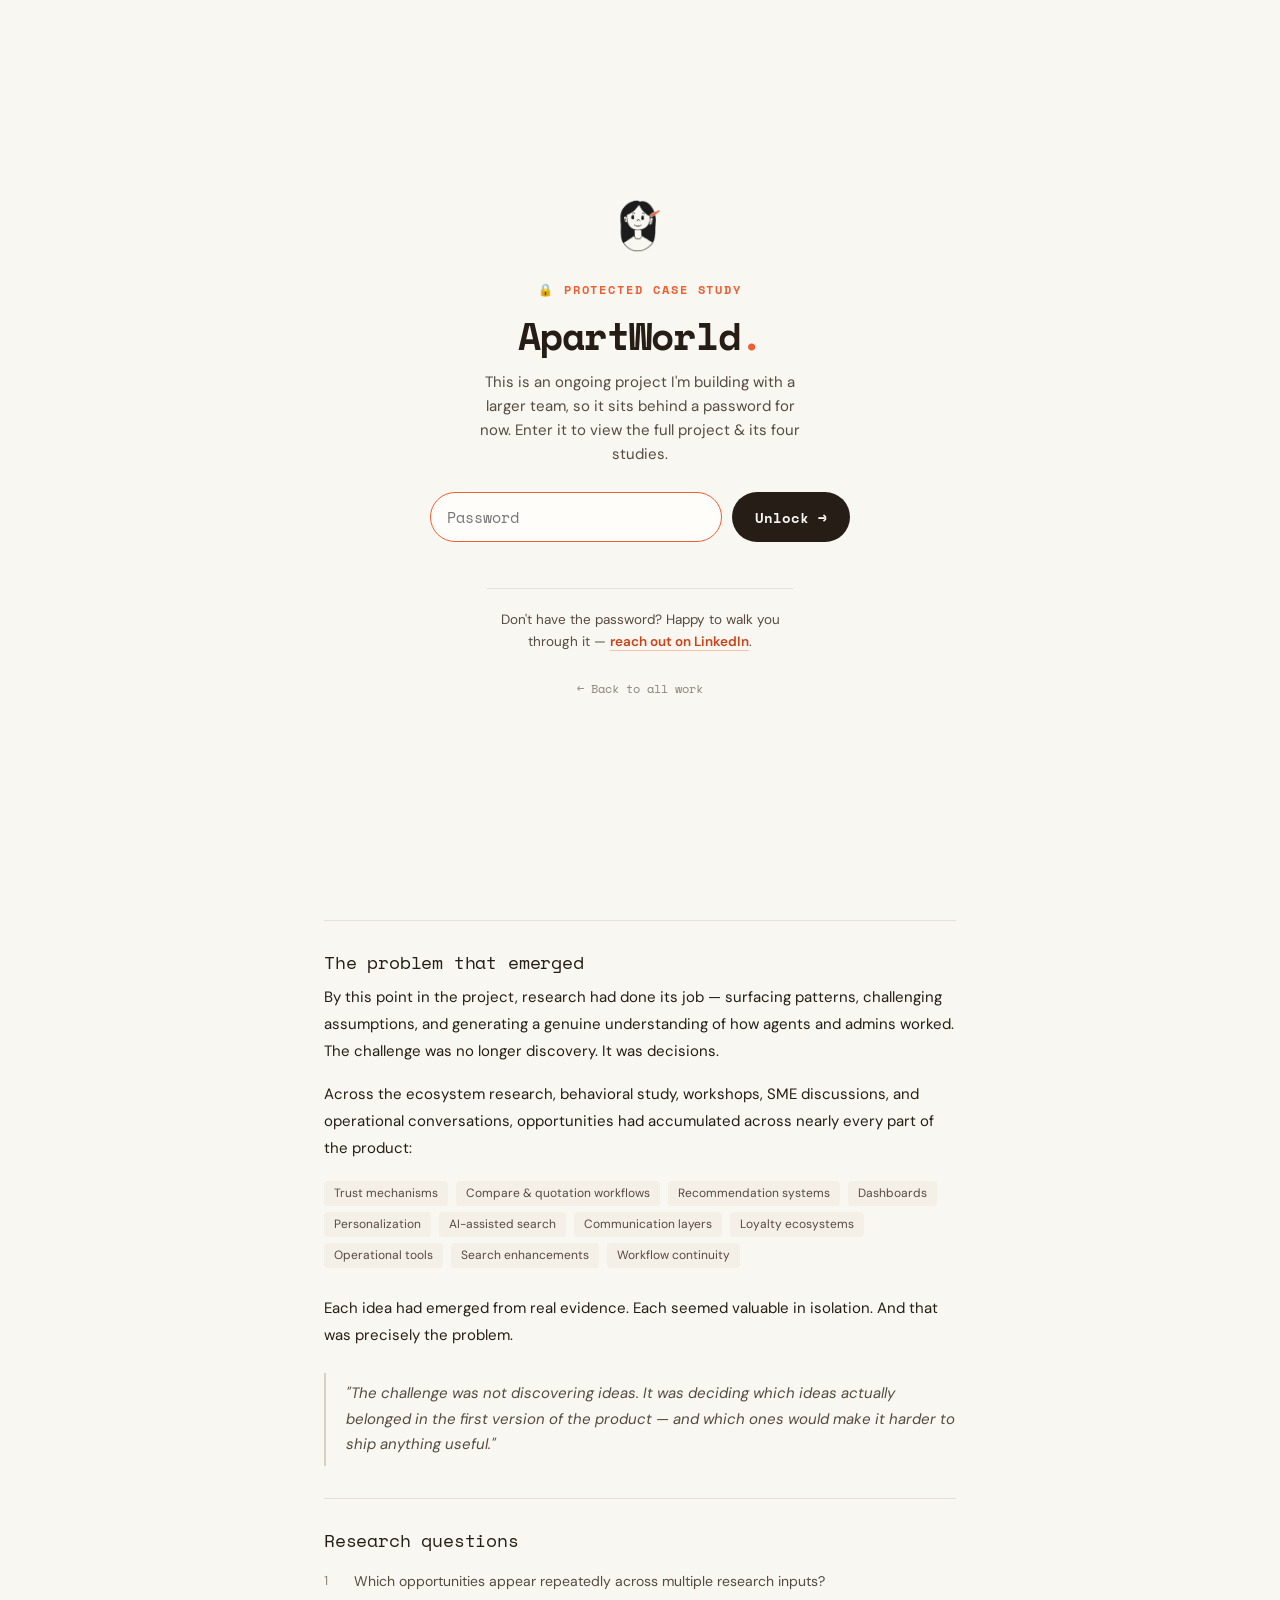
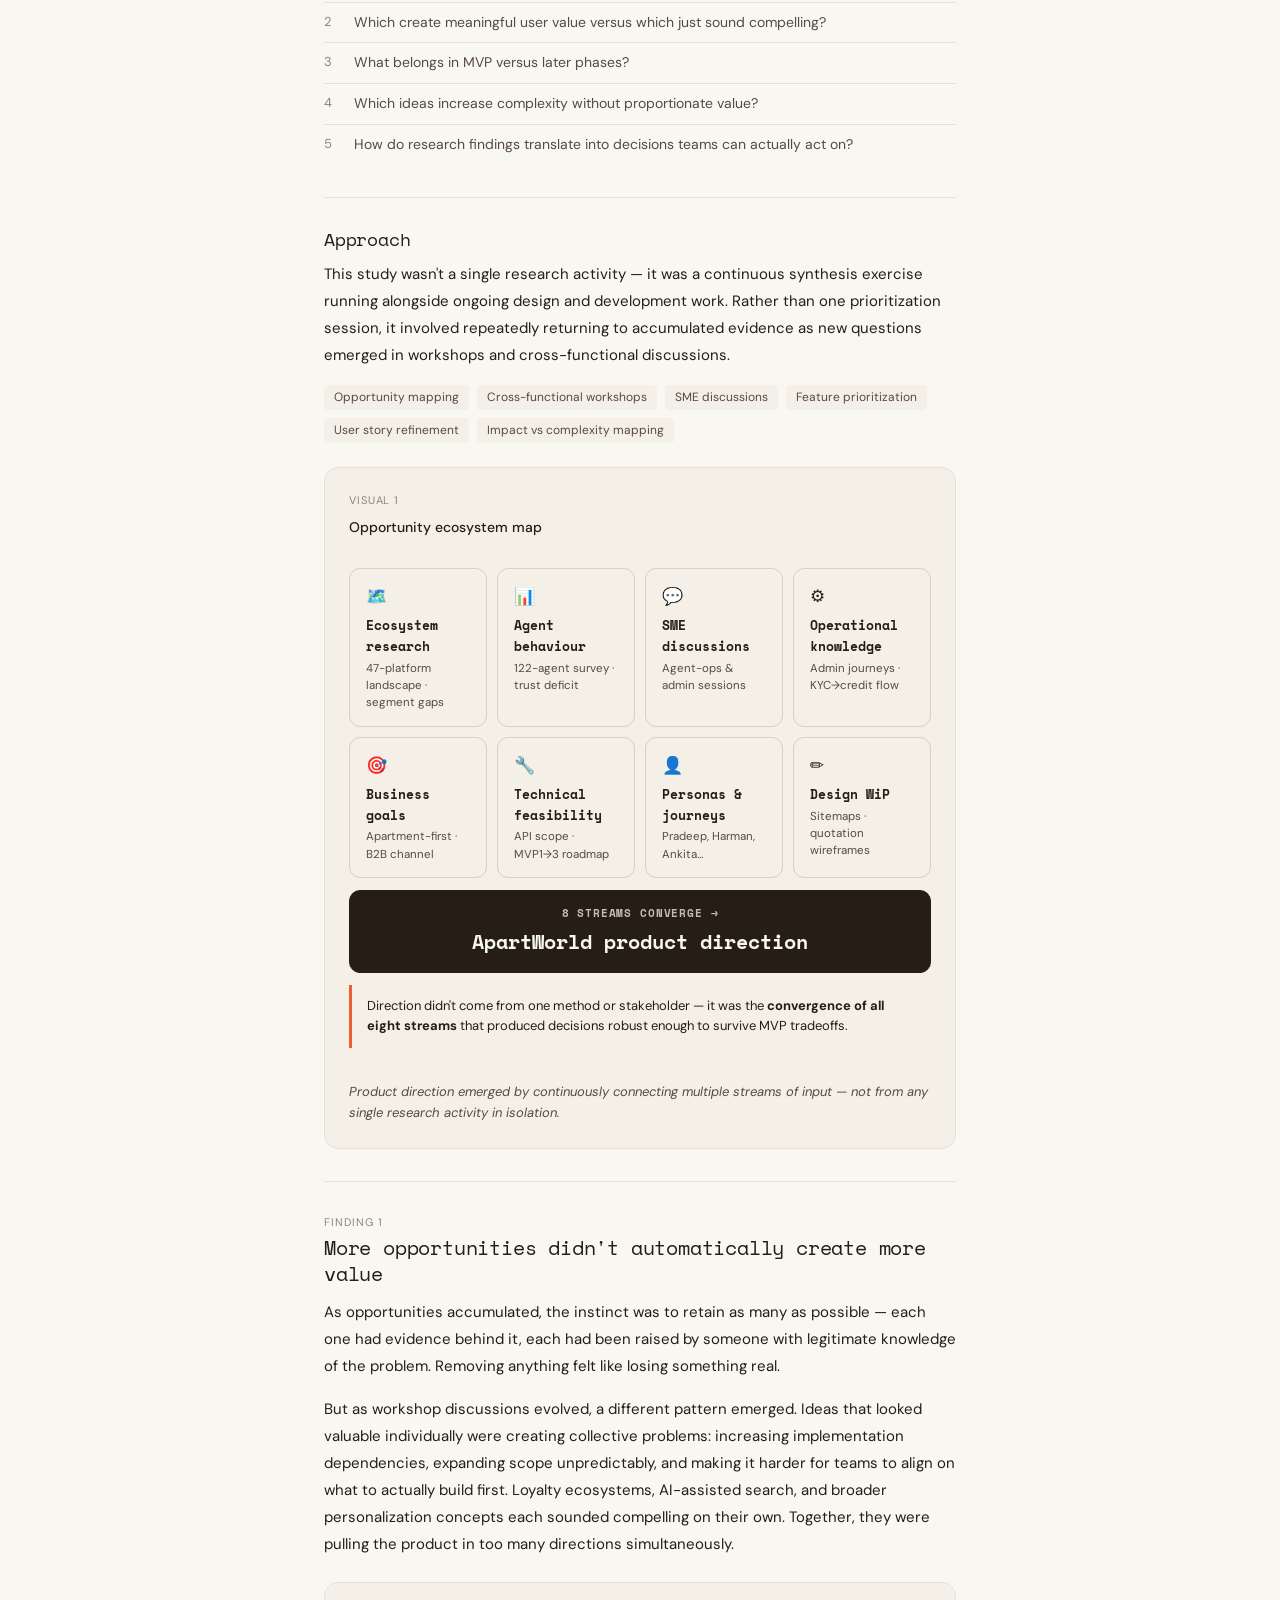
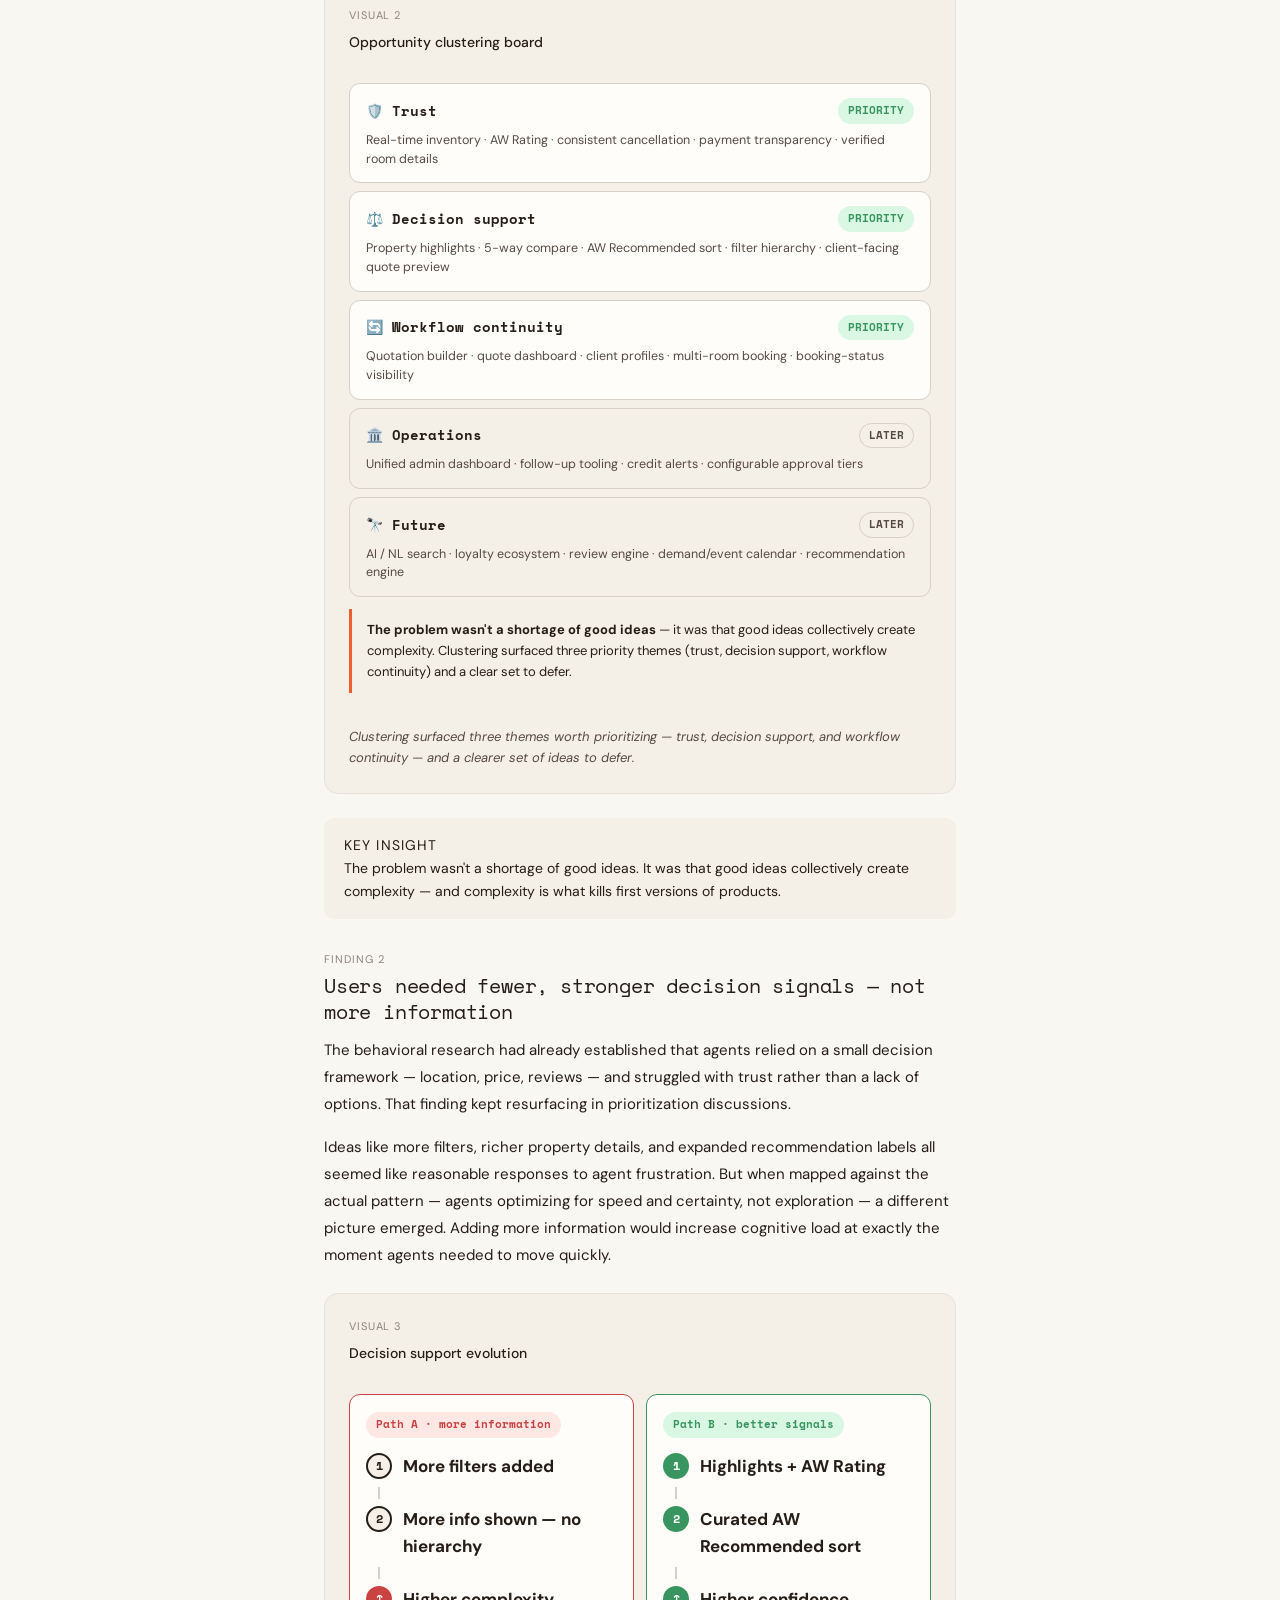
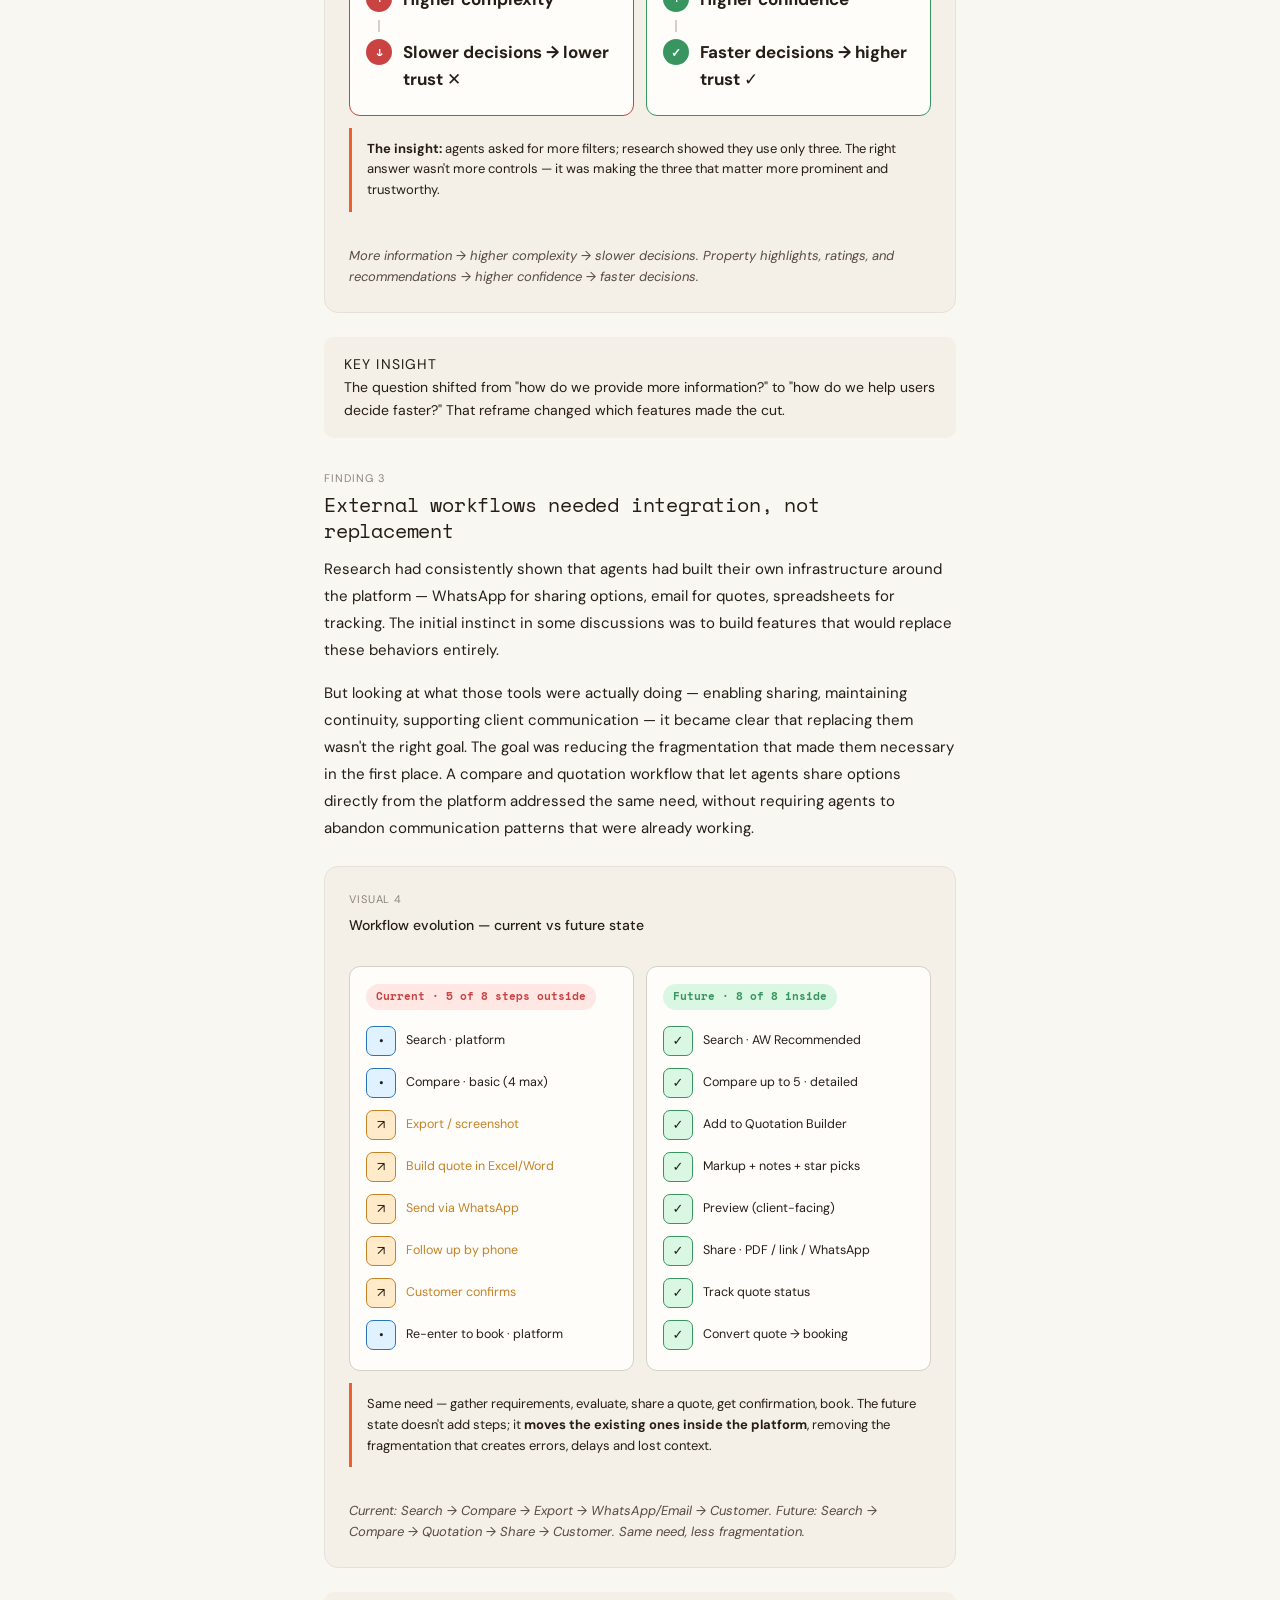
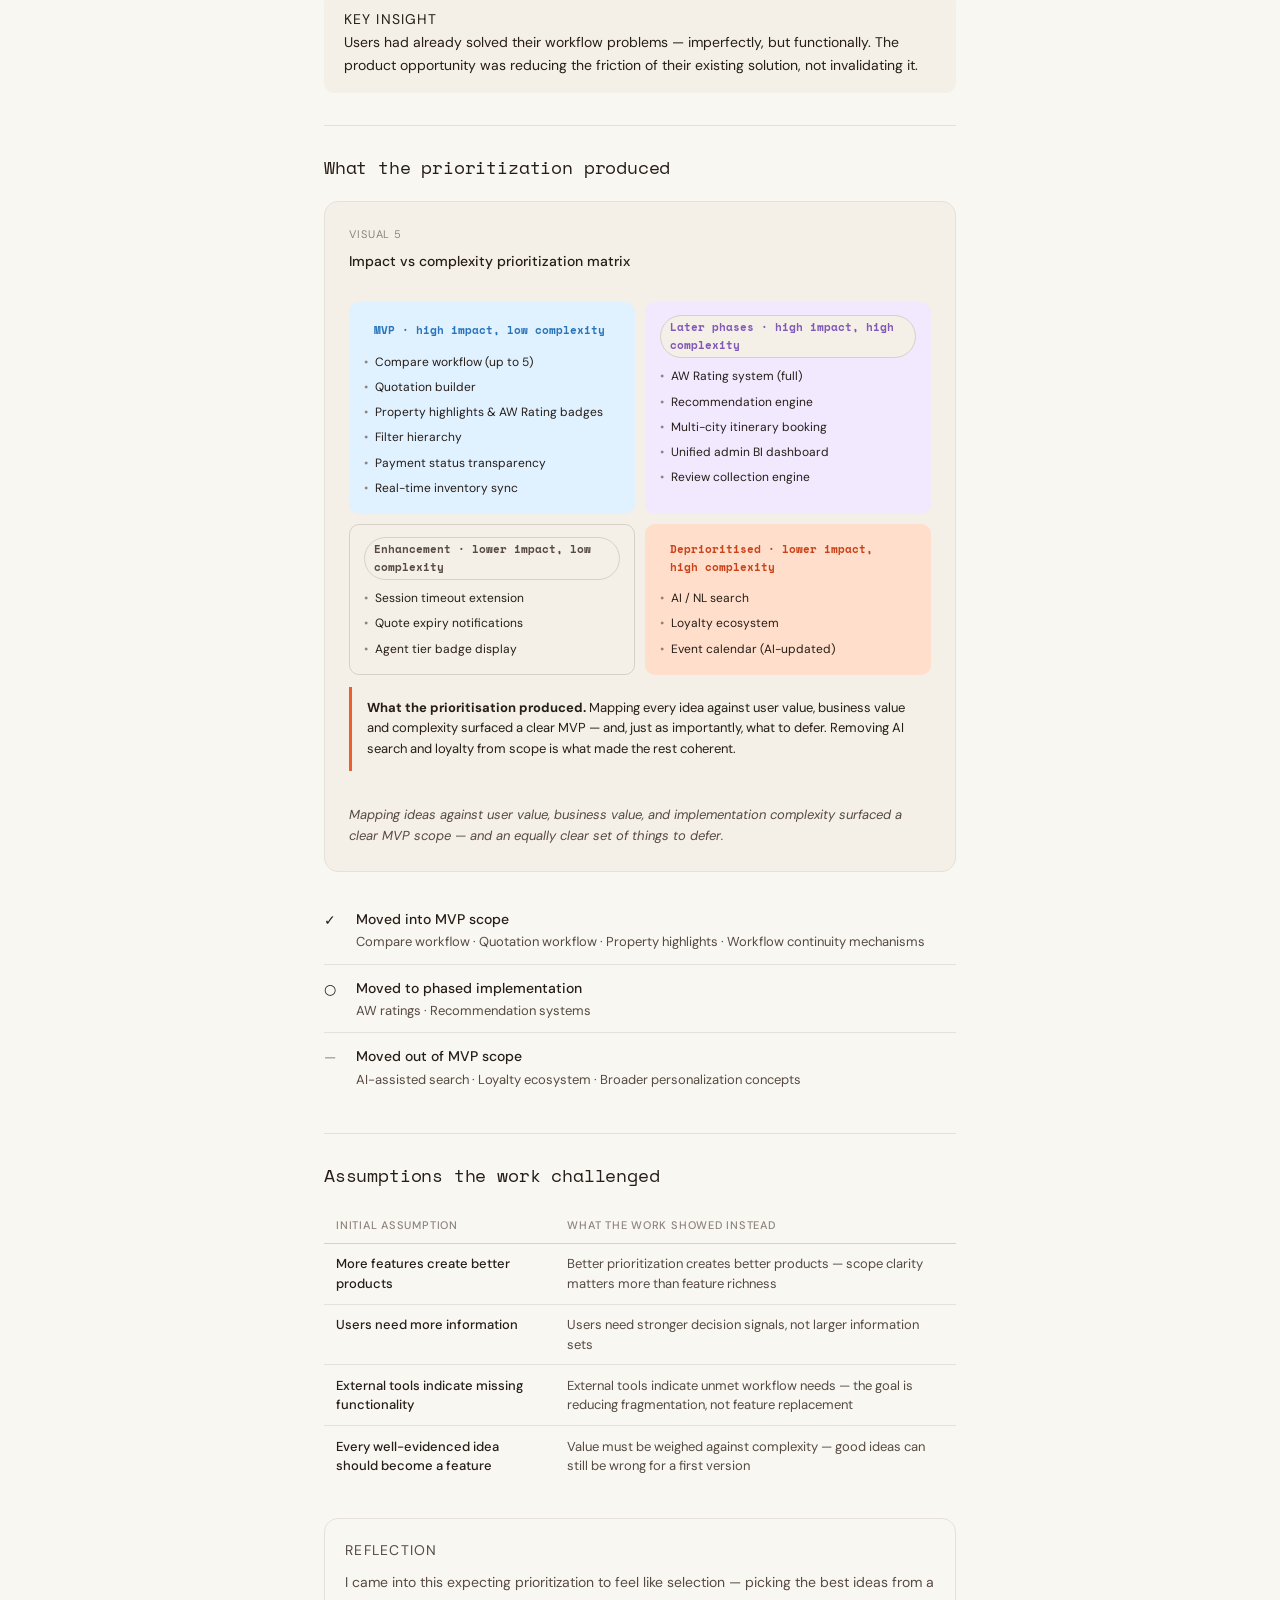
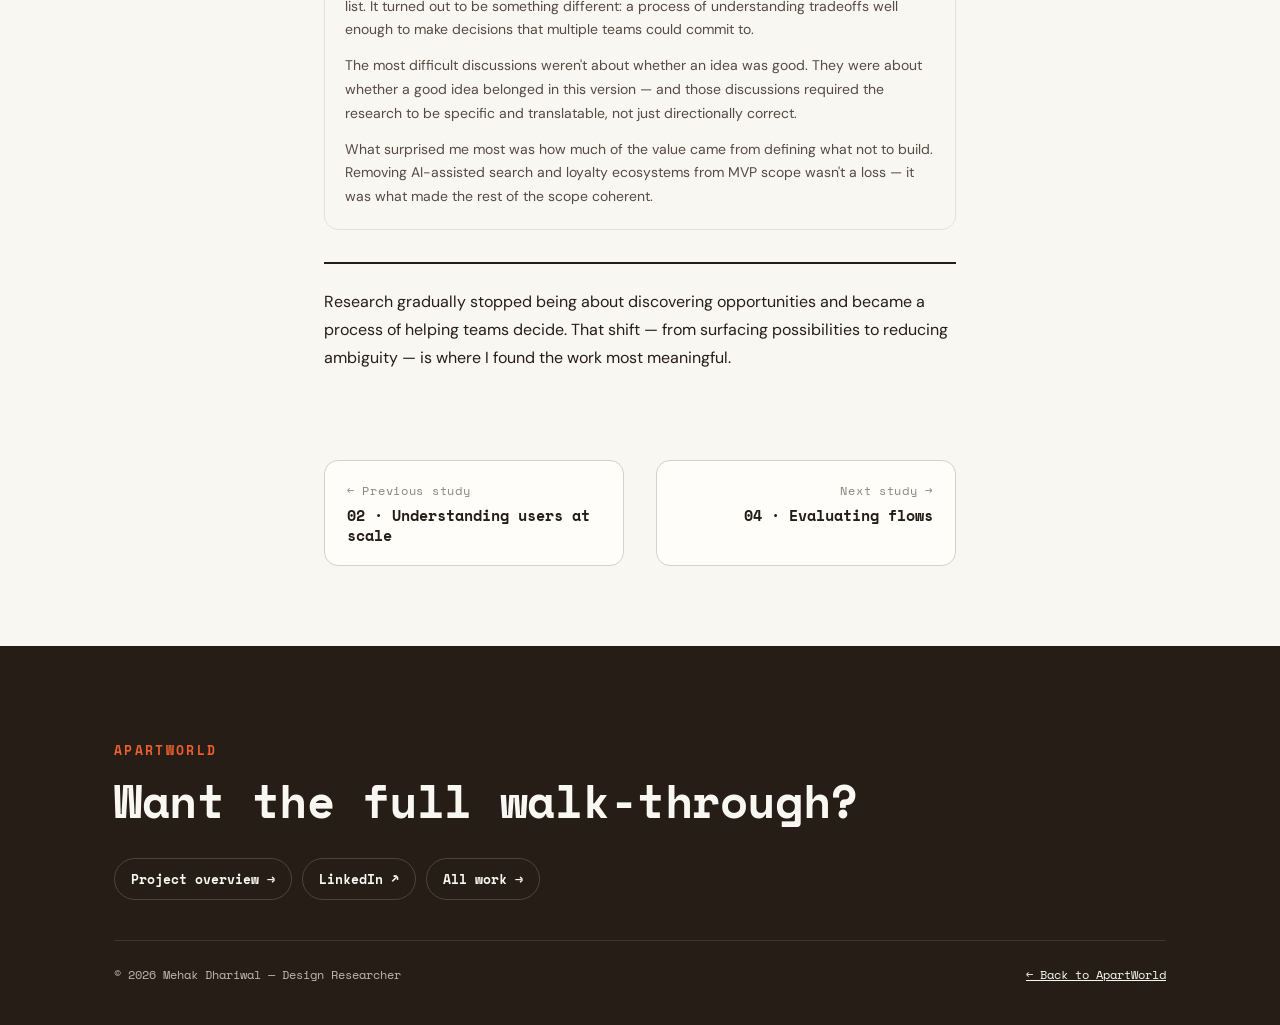
<file: study3.html>
<!DOCTYPE html>
<html lang="en">
<head>
<meta charset="UTF-8">
<meta name="viewport" content="width=device-width, initial-scale=1.0">
<script>document.documentElement.classList.add('js');try{if(localStorage.getItem('aw_unlocked')==='1')document.documentElement.classList.add('aw-ok');}catch(e){}</script>
<title>ApartWorld &middot; Study 3 — From research to MVP &middot; Mehak Dhariwal</title>
<link rel="stylesheet" href="assets/styles.css">
</head>
<body data-screen-label="ApartWorld Study 3">
<div class="gate" role="dialog" aria-label="Password protected">
  <div class="gate-card">
    <div class="gate-mark"><img src="assets/img/avatar.png" alt=""></div>
    <span class="lock">&#128274; Protected case study</span>
    <h1 style="margin-top:14px;">ApartWorld<span style="color:var(--orange);">.</span></h1>
    <p>This is an ongoing project I'm building with a larger team, so it sits behind a password for now. Enter it to view the full project &amp; its four studies.</p>
    <form>
      <input type="password" placeholder="Password" autocomplete="current-password" aria-label="Password">
      <button class="btn btn-primary" type="submit">Unlock <span class="arr">&rarr;</span></button>
    </form>
    <div class="err-msg"></div>
    <p class="reach">Don't have the password? Happy to walk you through it &mdash; <a href="https://www.linkedin.com/in/mehak-dhariwal/" target="_blank" rel="noopener">reach out on LinkedIn</a>.</p>
    <a class="back" href="work.html">&larr; Back to all work</a>
  </div>
</div>
<header class="nav">
  <div class="nav-inner">
    <a class="brand" href="index.html">
      <span class="brand-mark"><img src="assets/img/avatar.png" alt="Mehak avatar"></span>
      <span class="brand-name">Mehak Dhariwal<small>Design Researcher</small></span>
    </a>
    <nav class="nav-links">
      <a href="index.html">Home</a>
      <a href="work.html" class="active">Work</a>
      <a href="game.html">Game</a>
      <a href="studio.html">Studio</a>
      <a href="lens.html">Lens</a>
    </nav>
    <a class="nav-cta" href="https://www.behance.net/mehakdhariwal" target="_blank" rel="noopener">Behance ↗</a>
    <button class="nav-toggle" aria-label="Menu"><span></span><span></span><span></span></button>
  </div>
</header>
<div class="subnav studies"><div class="subnav-inner"><a href="apartworld.html" class="sub-label" style="text-decoration:none;">&larr; ApartWorld</a><a href="study1.html">01 &middot; Understanding the ecosystem</a><a href="study2.html">02 &middot; Understanding users at scale</a><a href="study3.html" class="on">03 &middot; From research to MVP</a><a href="study4.html">04 &middot; Evaluating flows</a></div></div>
<main class="reader section" style="padding-top:clamp(20px,3vw,32px);">

<style>
  .s3{max-width:660px;padding:2rem 0;font-family:var(--font-sans)}
  .s3-back{font-size:13px;color:var(--color-text-tertiary);margin-bottom:2rem;display:flex;align-items:center;gap:6px}
  .s3-label{font-size:11px;letter-spacing:.09em;text-transform:uppercase;color:var(--color-text-tertiary);margin-bottom:.5rem}
  .s3-h1{font-size:24px;font-weight:500;color:var(--color-text-primary);margin:0 0 .4rem;line-height:1.3}
  .s3-sub{font-size:15px;color:var(--color-text-secondary);margin:0 0 2rem}
  .s3-meta{display:flex;gap:20px;margin-bottom:2rem;flex-wrap:wrap}
  .s3-meta-item{display:flex;flex-direction:column;gap:3px}
  .s3-meta-item span:first-child{font-size:11px;color:var(--color-text-tertiary);text-transform:uppercase;letter-spacing:.07em}
  .s3-meta-item span:last-child{font-size:13px;color:var(--color-text-primary)}
  .s3-divider{border:none;border-top:.5px solid var(--color-border-tertiary);margin:2rem 0}
  .s3-body{font-size:15px;line-height:1.8;color:var(--color-text-primary);margin:0 0 1rem}
  .s3-h2{font-size:18px;font-weight:500;color:var(--color-text-primary);margin:2rem 0 .75rem}
  .s3-pull{border-left:2px solid var(--color-border-secondary);padding:.5rem 0 .5rem 1.25rem;margin:1.5rem 0}
  .s3-pull p{font-size:15px;color:var(--color-text-secondary);font-style:italic;margin:0;line-height:1.7}
  .s3-insight{background:var(--color-background-secondary);border-radius:var(--border-radius-md);padding:1rem 1.25rem;margin:1.5rem 0}
  .s3-insight-label{font-size:11px;text-transform:uppercase;letter-spacing:.08em;color:var(--color-text-tertiary);margin-bottom:6px}
  .s3-insight p{font-size:14px;color:var(--color-text-primary);margin:0;line-height:1.65}
  .s3-img-placeholder{background:var(--color-background-secondary);border:.5px solid var(--color-border-tertiary);border-radius:var(--border-radius-lg);padding:1.5rem;margin:1.5rem 0;display:flex;flex-direction:column;gap:6px}
  .s3-img-label{font-size:11px;text-transform:uppercase;letter-spacing:.08em;color:var(--color-text-tertiary)}
  .s3-img-title{font-size:14px;font-weight:500;color:var(--color-text-primary)}
  .s3-img-caption{font-size:13px;color:var(--color-text-secondary);margin-top:4px;font-style:italic}
  .s3-img-area{background:var(--color-background-tertiary);border-radius:var(--border-radius-md);height:200px;display:flex;align-items:center;justify-content:center;margin:10px 0}
  .s3-img-area span{font-size:13px;color:var(--color-text-tertiary)}
  .s3-finding{margin:2rem 0}
  .s3-finding-num{font-size:11px;text-transform:uppercase;letter-spacing:.09em;color:var(--color-text-tertiary);margin-bottom:4px}
  .s3-finding-title{font-size:20px;font-weight:500;color:var(--color-text-primary);margin:0 0 .75rem;line-height:1.3}
  .s3-rq{margin:0;padding:0;list-style:none}
  .s3-rq li{font-size:14px;color:var(--color-text-secondary);line-height:1.7;padding:.5rem 0;border-bottom:.5px solid var(--color-border-tertiary);display:flex;gap:12px}
  .s3-rq li:last-child{border-bottom:none}
  .s3-rq-num{color:var(--color-text-tertiary);min-width:18px;font-size:13px}
  .s3-methods{display:flex;flex-wrap:wrap;gap:8px;margin:1rem 0}
  .s3-method-tag{font-size:12px;color:var(--color-text-secondary);background:var(--color-background-secondary);border-radius:4px;padding:3px 10px}
  .s3-table{width:100%;border-collapse:collapse;margin:1.5rem 0;font-size:13px}
  .s3-table th{text-align:left;font-weight:500;font-size:11px;text-transform:uppercase;letter-spacing:.07em;color:var(--color-text-tertiary);padding:.5rem .75rem;border-bottom:.5px solid var(--color-border-secondary)}
  .s3-table td{padding:.65rem .75rem;border-bottom:.5px solid var(--color-border-tertiary);color:var(--color-text-secondary);vertical-align:top;line-height:1.5}
  .s3-table td:first-child{color:var(--color-text-primary);font-weight:500}
  .s3-table tr:last-child td{border-bottom:none}
  .s3-scope{margin:1.5rem 0}
  .s3-scope-row{display:flex;align-items:flex-start;gap:12px;padding:.75rem 0;border-bottom:.5px solid var(--color-border-tertiary)}
  .s3-scope-row:last-child{border-bottom:none}
  .s3-scope-icon{font-size:14px;min-width:20px;margin-top:1px}
  .s3-scope-content strong{font-size:14px;font-weight:500;color:var(--color-text-primary);display:block;margin-bottom:2px}
  .s3-scope-content p{font-size:13px;color:var(--color-text-secondary);margin:0;line-height:1.5}
  .s3-pill{display:inline-block;font-size:12px;color:var(--color-text-secondary);background:var(--color-background-secondary);border-radius:4px;padding:3px 10px;margin:3px 3px 3px 0}
  .s3-reflection{border:.5px solid var(--color-border-tertiary);border-radius:var(--border-radius-lg);padding:1.25rem;margin:2rem 0}
  .s3-reflection p{font-size:14px;color:var(--color-text-secondary);line-height:1.7;margin:0 0 .75rem}
  .s3-reflection p:last-child{margin-bottom:0}
  .s3-takeaway{border-top:2px solid var(--color-border-primary);padding-top:1.5rem;margin-top:2rem}
  .s3-takeaway p{font-size:16px;color:var(--color-text-primary);line-height:1.75;margin:0}
</style>
<div class="s3">
  <a class="s3-back" href="apartworld.html">← ApartWorld</a>
  <div style="border-radius:12px;overflow:hidden;border:1px solid var(--line);box-shadow:var(--shadow-soft);margin:0 0 1.75rem;"><img src="assets/img/aw/s3.png" alt="Study 3 cover" style="display:block;width:100%;height:auto;"></div>
  <p class="s3-label">Study 3 of 4</p>
  <h1 class="s3-h1">From research findings to MVP definition</h1>
  <p class="s3-sub">Translating accumulated insights into a prioritized product scope — and learning that defining what not to build is harder than defining what to build</p>
  <div class="s3-meta">
    <div class="s3-meta-item"><span>Methods</span><span>Opportunity mapping · Workshops · Prioritization</span></div>
    <div class="s3-meta-item"><span>Inputs</span><span>Ecosystem research · Agent behavior findings · SME discussions · Business goals</span></div>
    <div class="s3-meta-item"><span>Tools</span><span>Miro · FigJam · Excel · Jira</span></div>
  </div>
  <hr class="s3-divider">
  <h2 class="s3-h2">The problem that emerged</h2>
  <p class="s3-body">By this point in the project, research had done its job — surfacing patterns, challenging assumptions, and generating a genuine understanding of how agents and admins worked. The challenge was no longer discovery. It was decisions.</p>
  <p class="s3-body">Across the ecosystem research, behavioral study, workshops, SME discussions, and operational conversations, opportunities had accumulated across nearly every part of the product:</p>
  <div style="margin:1rem 0 1.5rem">
    <span class="s3-pill">Trust mechanisms</span>
    <span class="s3-pill">Compare & quotation workflows</span>
    <span class="s3-pill">Recommendation systems</span>
    <span class="s3-pill">Dashboards</span>
    <span class="s3-pill">Personalization</span>
    <span class="s3-pill">AI-assisted search</span>
    <span class="s3-pill">Communication layers</span>
    <span class="s3-pill">Loyalty ecosystems</span>
    <span class="s3-pill">Operational tools</span>
    <span class="s3-pill">Search enhancements</span>
    <span class="s3-pill">Workflow continuity</span>
  </div>
  <p class="s3-body">Each idea had emerged from real evidence. Each seemed valuable in isolation. And that was precisely the problem.</p>
  <div class="s3-pull"><p>"The challenge was not discovering ideas. It was deciding which ideas actually belonged in the first version of the product — and which ones would make it harder to ship anything useful."</p></div>
  <hr class="s3-divider">
  <h2 class="s3-h2">Research questions</h2>
  <ul class="s3-rq">
    <li><span class="s3-rq-num">1</span><span>Which opportunities appear repeatedly across multiple research inputs?</span></li>
    <li><span class="s3-rq-num">2</span><span>Which create meaningful user value versus which just sound compelling?</span></li>
    <li><span class="s3-rq-num">3</span><span>What belongs in MVP versus later phases?</span></li>
    <li><span class="s3-rq-num">4</span><span>Which ideas increase complexity without proportionate value?</span></li>
    <li><span class="s3-rq-num">5</span><span>How do research findings translate into decisions teams can actually act on?</span></li>
  </ul>
  <hr class="s3-divider">
  <h2 class="s3-h2">Approach</h2>
  <p class="s3-body">This study wasn't a single research activity — it was a continuous synthesis exercise running alongside ongoing design and development work. Rather than one prioritization session, it involved repeatedly returning to accumulated evidence as new questions emerged in workshops and cross-functional discussions.</p>
  <div class="s3-methods">
    <span class="s3-method-tag">Opportunity mapping</span>
    <span class="s3-method-tag">Cross-functional workshops</span>
    <span class="s3-method-tag">SME discussions</span>
    <span class="s3-method-tag">Feature prioritization</span>
    <span class="s3-method-tag">User story refinement</span>
    <span class="s3-method-tag">Impact vs complexity mapping</span>
  </div>
  <div class="s3-img-placeholder">
    <span class="s3-img-label">Visual 1</span>
    <span class="s3-img-title">Opportunity ecosystem map</span>
    <div class="fig">
  <div class="fig-grid4"><div class="fig-card soft"><div style="font-size:17px;">🗺️</div><div class="fig-h" style="margin:5px 0 3px;font-size:13px;">Ecosystem research</div><p class="fig-sub" style="font-size:11.5px;">47-platform landscape · segment gaps</p></div><div class="fig-card soft"><div style="font-size:17px;">📊</div><div class="fig-h" style="margin:5px 0 3px;font-size:13px;">Agent behaviour</div><p class="fig-sub" style="font-size:11.5px;">122-agent survey · trust deficit</p></div><div class="fig-card soft"><div style="font-size:17px;">💬</div><div class="fig-h" style="margin:5px 0 3px;font-size:13px;">SME discussions</div><p class="fig-sub" style="font-size:11.5px;">Agent-ops &amp; admin sessions</p></div><div class="fig-card soft"><div style="font-size:17px;">⚙️</div><div class="fig-h" style="margin:5px 0 3px;font-size:13px;">Operational knowledge</div><p class="fig-sub" style="font-size:11.5px;">Admin journeys · KYC→credit flow</p></div><div class="fig-card soft"><div style="font-size:17px;">🎯</div><div class="fig-h" style="margin:5px 0 3px;font-size:13px;">Business goals</div><p class="fig-sub" style="font-size:11.5px;">Apartment-first · B2B channel</p></div><div class="fig-card soft"><div style="font-size:17px;">🔧</div><div class="fig-h" style="margin:5px 0 3px;font-size:13px;">Technical feasibility</div><p class="fig-sub" style="font-size:11.5px;">API scope · MVP1→3 roadmap</p></div><div class="fig-card soft"><div style="font-size:17px;">👤</div><div class="fig-h" style="margin:5px 0 3px;font-size:13px;">Personas &amp; journeys</div><p class="fig-sub" style="font-size:11.5px;">Pradeep, Harman, Ankita…</p></div><div class="fig-card soft"><div style="font-size:17px;">✏️</div><div class="fig-h" style="margin:5px 0 3px;font-size:13px;">Design WiP</div><p class="fig-sub" style="font-size:11.5px;">Sitemaps · quotation wireframes</p></div></div>
  <div class="fig-card" style="margin-top:12px;text-align:center;background:var(--ink);border-color:var(--ink);">
    <div class="fig-k" style="color:oklch(0.8 0.02 80);">8 streams converge →</div>
    <div style="font-family:var(--mono);font-weight:700;font-size:20px;color:var(--paper);margin-top:4px;">ApartWorld product direction</div>
  </div>
  <div class="fig-note">Direction didn't come from one method or stakeholder — it was the <b>convergence of all eight streams</b> that produced decisions robust enough to survive MVP tradeoffs.</div>
</div>
    <span class="s3-img-caption">Product direction emerged by continuously connecting multiple streams of input — not from any single research activity in isolation.</span>
  </div>
  <hr class="s3-divider">
  <div class="s3-finding">
    <p class="s3-finding-num">Finding 1</p>
    <h2 class="s3-finding-title">More opportunities didn't automatically create more value</h2>
    <p class="s3-body">As opportunities accumulated, the instinct was to retain as many as possible — each one had evidence behind it, each had been raised by someone with legitimate knowledge of the problem. Removing anything felt like losing something real.</p>
    <p class="s3-body">But as workshop discussions evolved, a different pattern emerged. Ideas that looked valuable individually were creating collective problems: increasing implementation dependencies, expanding scope unpredictably, and making it harder for teams to align on what to actually build first. Loyalty ecosystems, AI-assisted search, and broader personalization concepts each sounded compelling on their own. Together, they were pulling the product in too many directions simultaneously.</p>
    <div class="s3-img-placeholder">
      <span class="s3-img-label">Visual 2</span>
      <span class="s3-img-title">Opportunity clustering board</span>
      <div class="fig"><div class="fig-card" style="margin-bottom:8px;"><div style="display:flex;justify-content:space-between;align-items:center;"><div class="fig-h" style="margin:0;">🛡️ Trust</div><span class="fig-pill g">PRIORITY</span></div><p class="fig-sub" style="margin-top:7px;">Real-time inventory · AW Rating · consistent cancellation · payment transparency · verified room details</p></div><div class="fig-card" style="margin-bottom:8px;"><div style="display:flex;justify-content:space-between;align-items:center;"><div class="fig-h" style="margin:0;">⚖️ Decision support</div><span class="fig-pill g">PRIORITY</span></div><p class="fig-sub" style="margin-top:7px;">Property highlights · 5-way compare · AW Recommended sort · filter hierarchy · client-facing quote preview</p></div><div class="fig-card" style="margin-bottom:8px;"><div style="display:flex;justify-content:space-between;align-items:center;"><div class="fig-h" style="margin:0;">🔄 Workflow continuity</div><span class="fig-pill g">PRIORITY</span></div><p class="fig-sub" style="margin-top:7px;">Quotation builder · quote dashboard · client profiles · multi-room booking · booking-status visibility</p></div><div class="fig-card soft" style="margin-bottom:8px;"><div style="display:flex;justify-content:space-between;align-items:center;"><div class="fig-h" style="margin:0;">🏛️ Operations</div><span class="fig-pill ">LATER</span></div><p class="fig-sub" style="margin-top:7px;">Unified admin dashboard · follow-up tooling · credit alerts · configurable approval tiers</p></div><div class="fig-card soft" style="margin-bottom:8px;"><div style="display:flex;justify-content:space-between;align-items:center;"><div class="fig-h" style="margin:0;">🔭 Future</div><span class="fig-pill ">LATER</span></div><p class="fig-sub" style="margin-top:7px;">AI / NL search · loyalty ecosystem · review engine · demand/event calendar · recommendation engine</p></div>
  <div class="fig-note"><b>The problem wasn't a shortage of good ideas</b> — it was that good ideas collectively create complexity. Clustering surfaced three priority themes (trust, decision support, workflow continuity) and a clear set to defer.</div>
</div>
      <span class="s3-img-caption">Clustering surfaced three themes worth prioritizing — trust, decision support, and workflow continuity — and a clearer set of ideas to defer.</span>
    </div>
    <div class="s3-insight">
      <p class="s3-insight-label">Key insight</p>
      <p>The problem wasn't a shortage of good ideas. It was that good ideas collectively create complexity — and complexity is what kills first versions of products.</p>
    </div>
  </div>
  <div class="s3-finding">
    <p class="s3-finding-num">Finding 2</p>
    <h2 class="s3-finding-title">Users needed fewer, stronger decision signals — not more information</h2>
    <p class="s3-body">The behavioral research had already established that agents relied on a small decision framework — location, price, reviews — and struggled with trust rather than a lack of options. That finding kept resurfacing in prioritization discussions.</p>
    <p class="s3-body">Ideas like more filters, richer property details, and expanded recommendation labels all seemed like reasonable responses to agent frustration. But when mapped against the actual pattern — agents optimizing for speed and certainty, not exploration — a different picture emerged. Adding more information would increase cognitive load at exactly the moment agents needed to move quickly.</p>
    <div class="s3-img-placeholder">
      <span class="s3-img-label">Visual 3</span>
      <span class="s3-img-title">Decision support evolution</span>
      <div class="fig">
  <div class="fig-grid2">
    <div class="fig-card" style="border-color:var(--fig-red);">
      <div class="fig-pill f" style="margin-bottom:8px;">Path A · more information</div>
      <div class="fig-step"><div class="fig-dot o">1</div><div><b>More filters added</b></div></div>
      <div class="fig-conn"></div>
      <div class="fig-step"><div class="fig-dot o">2</div><div><b>More info shown — no hierarchy</b></div></div>
      <div class="fig-conn"></div>
      <div class="fig-step"><div class="fig-dot f">↑</div><div><b>Higher complexity</b></div></div>
      <div class="fig-conn"></div>
      <div class="fig-step"><div class="fig-dot f">↓</div><div><b>Slower decisions → lower trust ✕</b></div></div>
    </div>
    <div class="fig-card" style="border-color:var(--fig-good);">
      <div class="fig-pill g" style="margin-bottom:8px;">Path B · better signals</div>
      <div class="fig-step"><div class="fig-dot g">1</div><div><b>Highlights + AW Rating</b></div></div>
      <div class="fig-conn"></div>
      <div class="fig-step"><div class="fig-dot g">2</div><div><b>Curated AW Recommended sort</b></div></div>
      <div class="fig-conn"></div>
      <div class="fig-step"><div class="fig-dot g">↑</div><div><b>Higher confidence</b></div></div>
      <div class="fig-conn"></div>
      <div class="fig-step"><div class="fig-dot g">✓</div><div><b>Faster decisions → higher trust ✓</b></div></div>
    </div>
  </div>
  <div class="fig-note"><b>The insight:</b> agents asked for more filters; research showed they use only three. The right answer wasn't more controls — it was making the three that matter more prominent and trustworthy.</div>
</div>
      <span class="s3-img-caption">More information → higher complexity → slower decisions. Property highlights, ratings, and recommendations → higher confidence → faster decisions.</span>
    </div>
    <div class="s3-insight">
      <p class="s3-insight-label">Key insight</p>
      <p>The question shifted from "how do we provide more information?" to "how do we help users decide faster?" That reframe changed which features made the cut.</p>
    </div>
  </div>
  <div class="s3-finding">
    <p class="s3-finding-num">Finding 3</p>
    <h2 class="s3-finding-title">External workflows needed integration, not replacement</h2>
    <p class="s3-body">Research had consistently shown that agents had built their own infrastructure around the platform — WhatsApp for sharing options, email for quotes, spreadsheets for tracking. The initial instinct in some discussions was to build features that would replace these behaviors entirely.</p>
    <p class="s3-body">But looking at what those tools were actually doing — enabling sharing, maintaining continuity, supporting client communication — it became clear that replacing them wasn't the right goal. The goal was reducing the fragmentation that made them necessary in the first place. A compare and quotation workflow that let agents share options directly from the platform addressed the same need, without requiring agents to abandon communication patterns that were already working.</p>
    <div class="s3-img-placeholder">
      <span class="s3-img-label">Visual 4</span>
      <span class="s3-img-title">Workflow evolution — current vs future state</span>
      <div class="fig">
  <div class="fig-grid2">
    <div class="fig-card"><div class="fig-pill f" style="margin-bottom:10px;">Current · 5 of 8 steps outside</div><div class="fig-flow-step"><div class="fig-flow-ic ">•</div><div class="fig-sub" style="color:var(--ink);padding-top:5px;">Search · platform</div></div><div class="fig-flow-step"><div class="fig-flow-ic ">•</div><div class="fig-sub" style="color:var(--ink);padding-top:5px;">Compare · basic (4 max)</div></div><div class="fig-flow-step"><div class="fig-flow-ic out">↗</div><div class="fig-sub" style="color:var(--fig-amber);padding-top:5px;">Export / screenshot</div></div><div class="fig-flow-step"><div class="fig-flow-ic out">↗</div><div class="fig-sub" style="color:var(--fig-amber);padding-top:5px;">Build quote in Excel/Word</div></div><div class="fig-flow-step"><div class="fig-flow-ic out">↗</div><div class="fig-sub" style="color:var(--fig-amber);padding-top:5px;">Send via WhatsApp</div></div><div class="fig-flow-step"><div class="fig-flow-ic out">↗</div><div class="fig-sub" style="color:var(--fig-amber);padding-top:5px;">Follow up by phone</div></div><div class="fig-flow-step"><div class="fig-flow-ic out">↗</div><div class="fig-sub" style="color:var(--fig-amber);padding-top:5px;">Customer confirms</div></div><div class="fig-flow-step"><div class="fig-flow-ic ">•</div><div class="fig-sub" style="color:var(--ink);padding-top:5px;">Re-enter to book · platform</div></div></div>
    <div class="fig-card"><div class="fig-pill g" style="margin-bottom:10px;">Future · 8 of 8 inside</div><div class="fig-flow-step"><div class="fig-flow-ic in">✓</div><div class="fig-sub" style="color:var(--ink);padding-top:5px;">Search · AW Recommended</div></div><div class="fig-flow-step"><div class="fig-flow-ic in">✓</div><div class="fig-sub" style="color:var(--ink);padding-top:5px;">Compare up to 5 · detailed</div></div><div class="fig-flow-step"><div class="fig-flow-ic in">✓</div><div class="fig-sub" style="color:var(--ink);padding-top:5px;">Add to Quotation Builder</div></div><div class="fig-flow-step"><div class="fig-flow-ic in">✓</div><div class="fig-sub" style="color:var(--ink);padding-top:5px;">Markup + notes + star picks</div></div><div class="fig-flow-step"><div class="fig-flow-ic in">✓</div><div class="fig-sub" style="color:var(--ink);padding-top:5px;">Preview (client-facing)</div></div><div class="fig-flow-step"><div class="fig-flow-ic in">✓</div><div class="fig-sub" style="color:var(--ink);padding-top:5px;">Share · PDF / link / WhatsApp</div></div><div class="fig-flow-step"><div class="fig-flow-ic in">✓</div><div class="fig-sub" style="color:var(--ink);padding-top:5px;">Track quote status</div></div><div class="fig-flow-step"><div class="fig-flow-ic in">✓</div><div class="fig-sub" style="color:var(--ink);padding-top:5px;">Convert quote → booking</div></div></div>
  </div>
  <div class="fig-note">Same need — gather requirements, evaluate, share a quote, get confirmation, book. The future state doesn't add steps; it <b>moves the existing ones inside the platform</b>, removing the fragmentation that creates errors, delays and lost context.</div>
</div>
      <span class="s3-img-caption">Current: Search → Compare → Export → WhatsApp/Email → Customer. Future: Search → Compare → Quotation → Share → Customer. Same need, less fragmentation.</span>
    </div>
    <div class="s3-insight">
      <p class="s3-insight-label">Key insight</p>
      <p>Users had already solved their workflow problems — imperfectly, but functionally. The product opportunity was reducing the friction of their existing solution, not invalidating it.</p>
    </div>
  </div>
  <hr class="s3-divider">
  <h2 class="s3-h2">What the prioritization produced</h2>
  <div class="s3-img-placeholder">
    <span class="s3-img-label">Visual 5</span>
    <span class="s3-img-title">Impact vs complexity prioritization matrix</span>
    <div class="fig">
  <div class="fig-quad">
    <div class="q mvp"><div class="fig-pill b" style="margin-bottom:6px;">MVP · high impact, low complexity</div>
      <div class="fig-qitem">Compare workflow (up to 5)</div><div class="fig-qitem">Quotation builder</div><div class="fig-qitem">Property highlights &amp; AW Rating badges</div><div class="fig-qitem">Filter hierarchy</div><div class="fig-qitem">Payment status transparency</div><div class="fig-qitem">Real-time inventory sync</div></div>
    <div class="q later"><div class="fig-pill" style="margin-bottom:6px;color:var(--fig-purple);">Later phases · high impact, high complexity</div>
      <div class="fig-qitem">AW Rating system (full)</div><div class="fig-qitem">Recommendation engine</div><div class="fig-qitem">Multi-city itinerary booking</div><div class="fig-qitem">Unified admin BI dashboard</div><div class="fig-qitem">Review collection engine</div></div>
    <div class="q enh"><div class="fig-pill" style="margin-bottom:6px;">Enhancement · lower impact, low complexity</div>
      <div class="fig-qitem">Session timeout extension</div><div class="fig-qitem">Quote expiry notifications</div><div class="fig-qitem">Agent tier badge display</div></div>
    <div class="q depri"><div class="fig-pill a" style="margin-bottom:6px;">Deprioritised · lower impact, high complexity</div>
      <div class="fig-qitem">AI / NL search</div><div class="fig-qitem">Loyalty ecosystem</div><div class="fig-qitem">Event calendar (AI-updated)</div></div>
  </div>
  <div class="fig-note"><b>What the prioritisation produced.</b> Mapping every idea against user value, business value and complexity surfaced a clear MVP — and, just as importantly, what to defer. Removing AI search and loyalty from scope is what made the rest coherent.</div>
</div>
    <span class="s3-img-caption">Mapping ideas against user value, business value, and implementation complexity surfaced a clear MVP scope — and an equally clear set of things to defer.</span>
  </div>
  <div class="s3-scope">
    <div class="s3-scope-row">
      <span class="s3-scope-icon">✓</span>
      <div class="s3-scope-content"><strong>Moved into MVP scope</strong><p>Compare workflow · Quotation workflow · Property highlights · Workflow continuity mechanisms</p></div>
    </div>
    <div class="s3-scope-row">
      <span class="s3-scope-icon">○</span>
      <div class="s3-scope-content"><strong>Moved to phased implementation</strong><p>AW ratings · Recommendation systems</p></div>
    </div>
    <div class="s3-scope-row">
      <span class="s3-scope-icon" style="color:var(--color-text-tertiary)">—</span>
      <div class="s3-scope-content"><strong>Moved out of MVP scope</strong><p>AI-assisted search · Loyalty ecosystem · Broader personalization concepts</p></div>
    </div>
  </div>
  <hr class="s3-divider">
  <h2 class="s3-h2">Assumptions the work challenged</h2>
  <table class="s3-table">
    <thead><tr><th>Initial assumption</th><th>What the work showed instead</th></tr></thead>
    <tbody>
      <tr><td>More features create better products</td><td>Better prioritization creates better products — scope clarity matters more than feature richness</td></tr>
      <tr><td>Users need more information</td><td>Users need stronger decision signals, not larger information sets</td></tr>
      <tr><td>External tools indicate missing functionality</td><td>External tools indicate unmet workflow needs — the goal is reducing fragmentation, not feature replacement</td></tr>
      <tr><td>Every well-evidenced idea should become a feature</td><td>Value must be weighed against complexity — good ideas can still be wrong for a first version</td></tr>
    </tbody>
  </table>
  <div class="s3-reflection">
    <p class="s3-label" style="margin-bottom:8px">Reflection</p>
    <p>I came into this expecting prioritization to feel like selection — picking the best ideas from a list. It turned out to be something different: a process of understanding tradeoffs well enough to make decisions that multiple teams could commit to.</p>
    <p>The most difficult discussions weren't about whether an idea was good. They were about whether a good idea belonged in this version — and those discussions required the research to be specific and translatable, not just directionally correct.</p>
    <p>What surprised me most was how much of the value came from defining what not to build. Removing AI-assisted search and loyalty ecosystems from MVP scope wasn't a loss — it was what made the rest of the scope coherent.</p>
  </div>
  <div class="s3-takeaway">
    <p>Research gradually stopped being about discovering opportunities and became a process of helping teams decide. That shift — from surfacing possibilities to reducing ambiguity — is where I found the work most meaningful.</p>
  </div>
</div>

</main>
<div class="study-pager"><a class="prev" href="study2.html"><div class="dir">&larr; Previous study</div><div class="ttl">02 &middot; Understanding users at scale</div></a><a class="next" href="study4.html"><div class="dir">Next study &rarr;</div><div class="ttl">04 &middot; Evaluating flows</div></a></div>
<div style="height:clamp(48px,7vw,80px)"></div>
<footer class="foot">
  <div class="wrap">
    <div class="foot-top">
      <div>
        <span class="eyebrow no-rule" style="color:var(--orange);">ApartWorld</span>
        <h2 style="margin-top:14px;">Want the full walk-through?</h2>
      </div>
      <div class="foot-socials">
        <a href="apartworld.html">Project overview &rarr;</a>
        <a href="https://www.linkedin.com/in/mehak-dhariwal/" target="_blank" rel="noopener">LinkedIn &#8599;</a>
        <a href="work.html">All work &rarr;</a>
      </div>
    </div>
    <div class="foot-bottom">
      <span>&copy; 2026 Mehak Dhariwal &mdash; Design Researcher</span>
      <a href="apartworld.html">&larr; Back to ApartWorld</a>
    </div>
  </div>
</footer>
<script src="assets/site.js"></script>
</body>
</html>
</file>
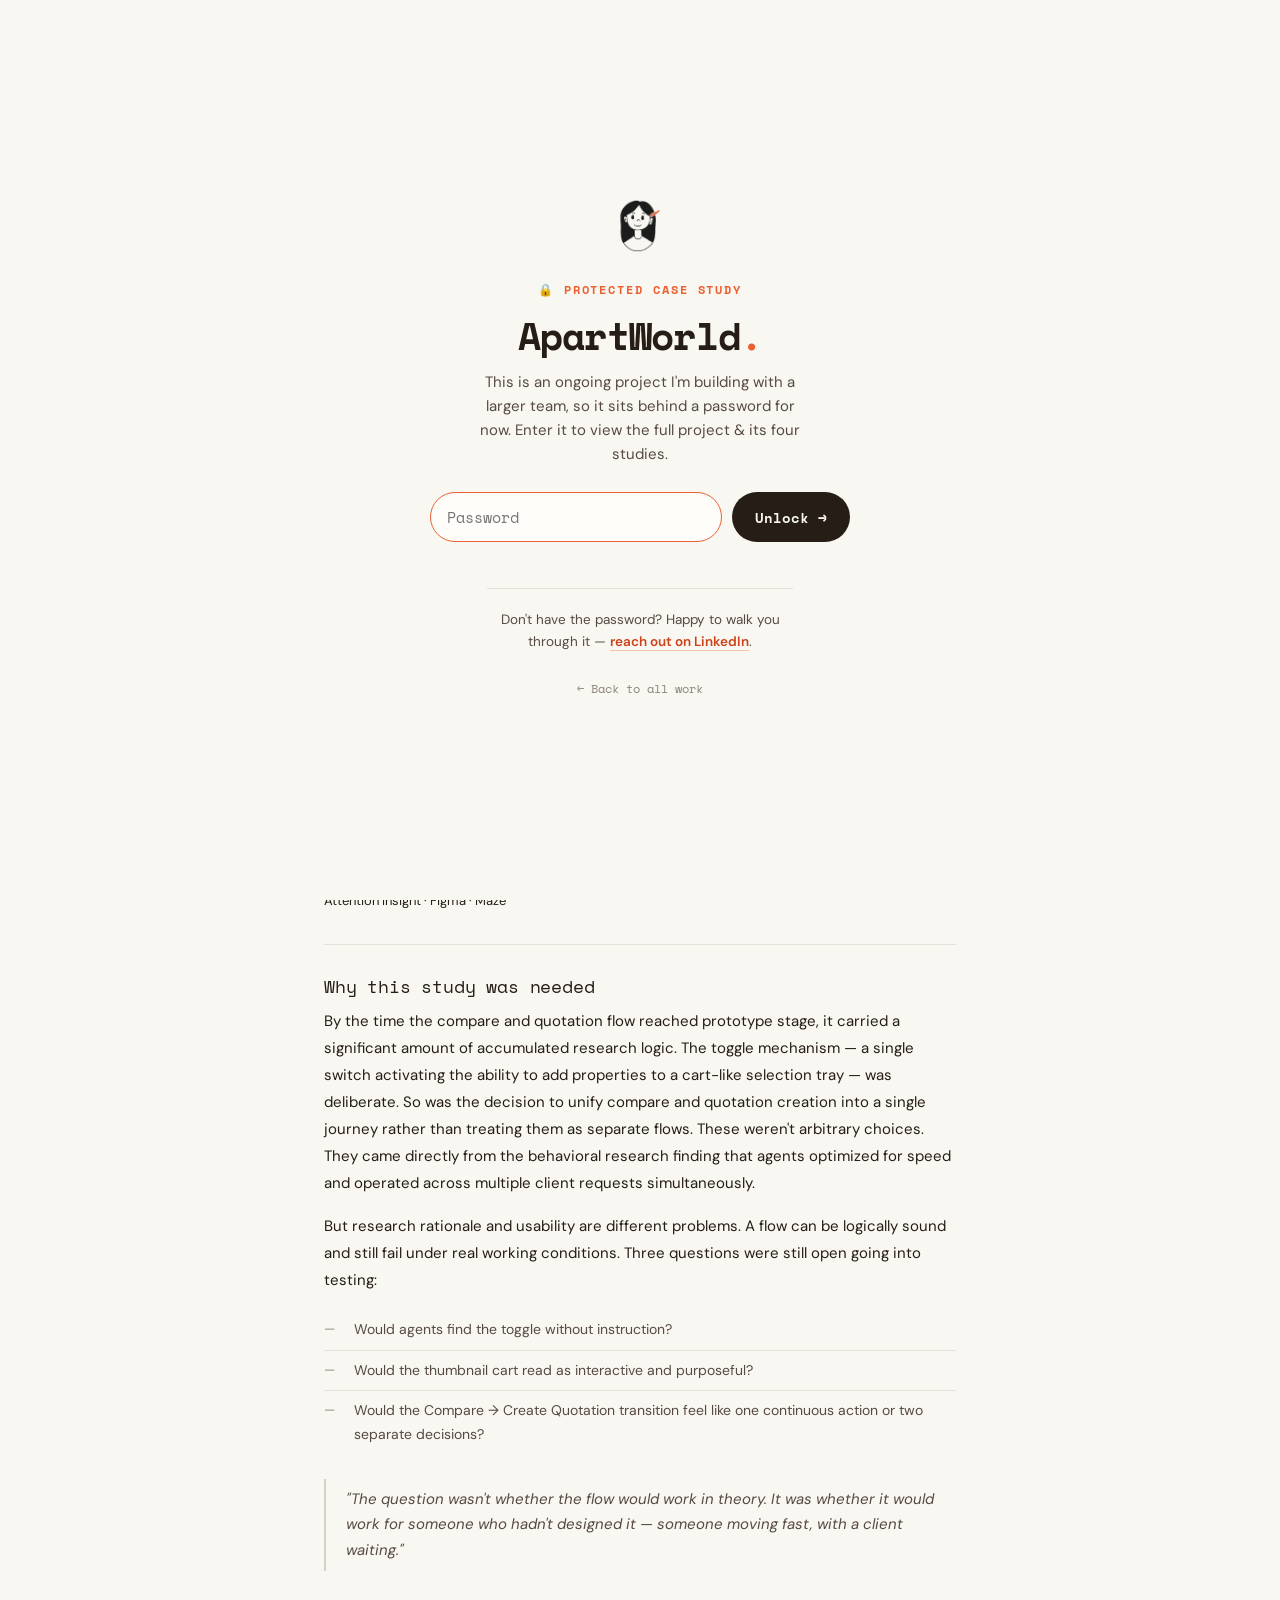
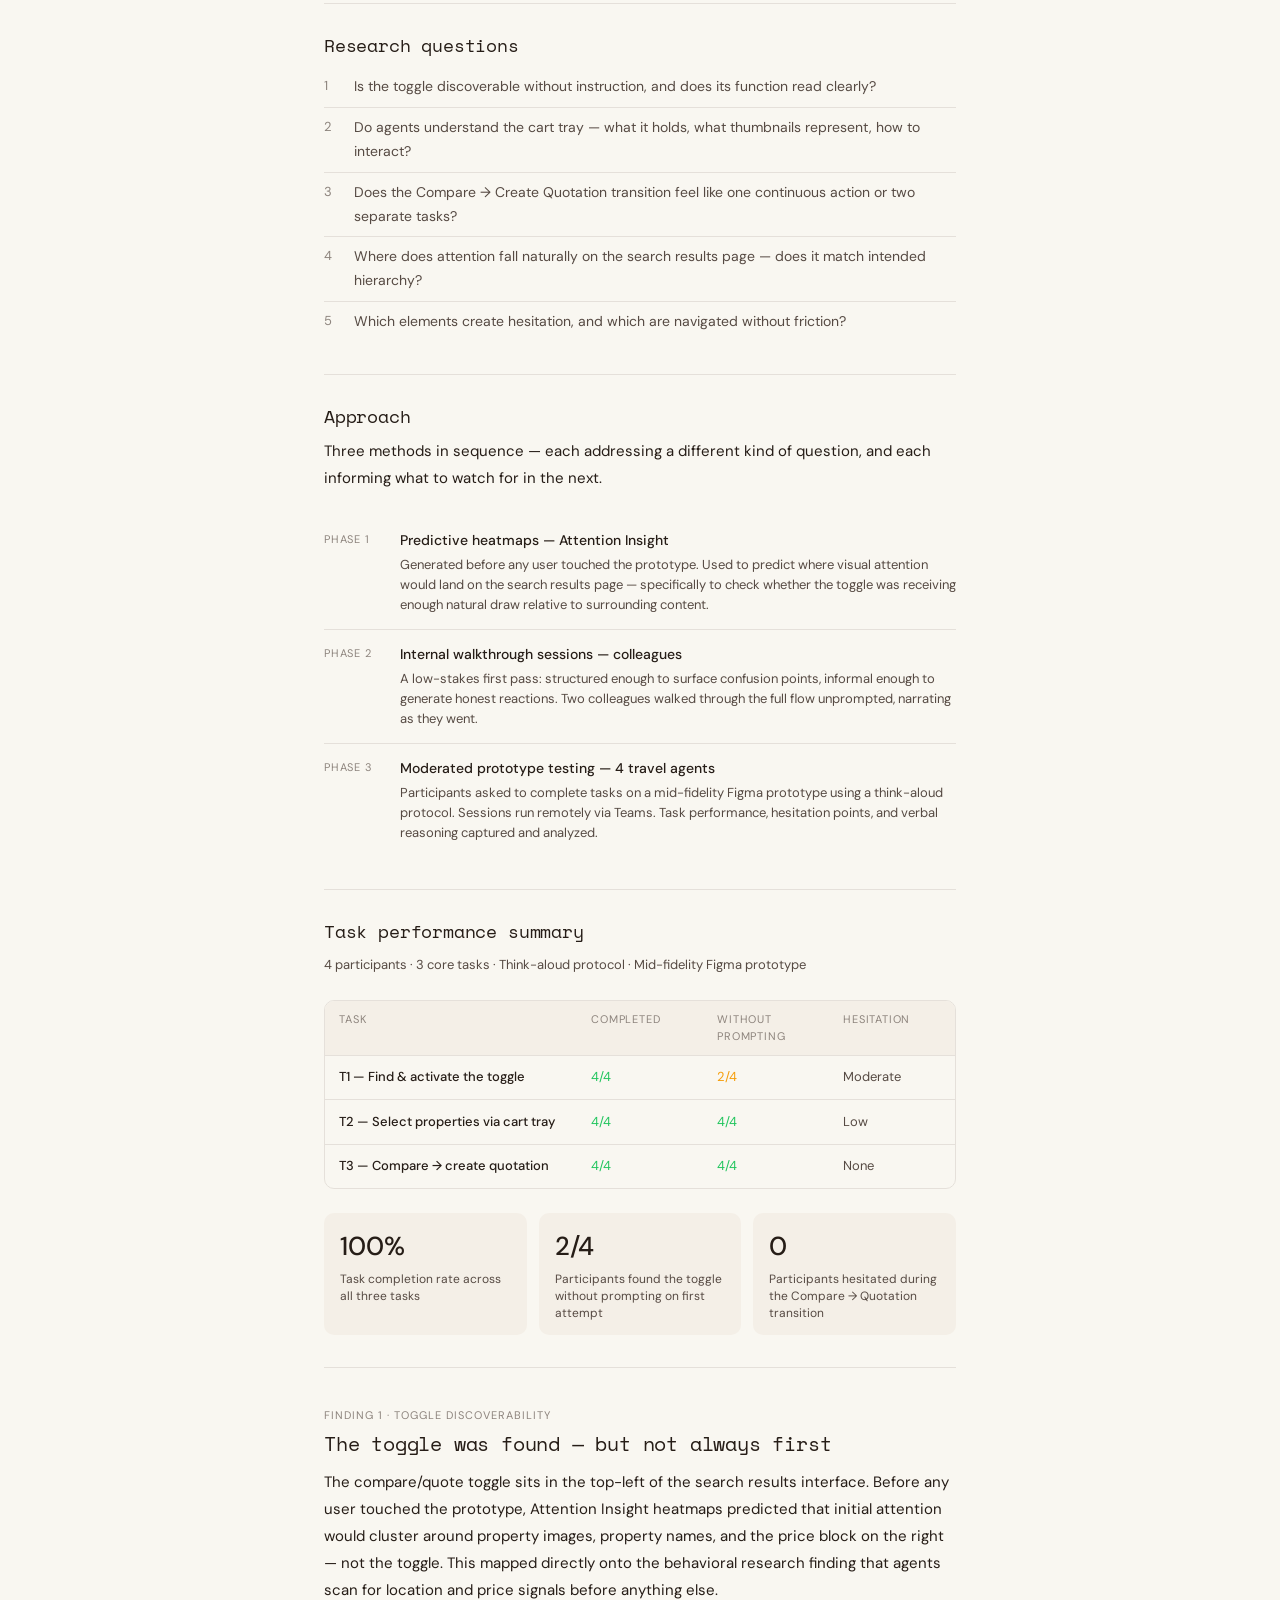
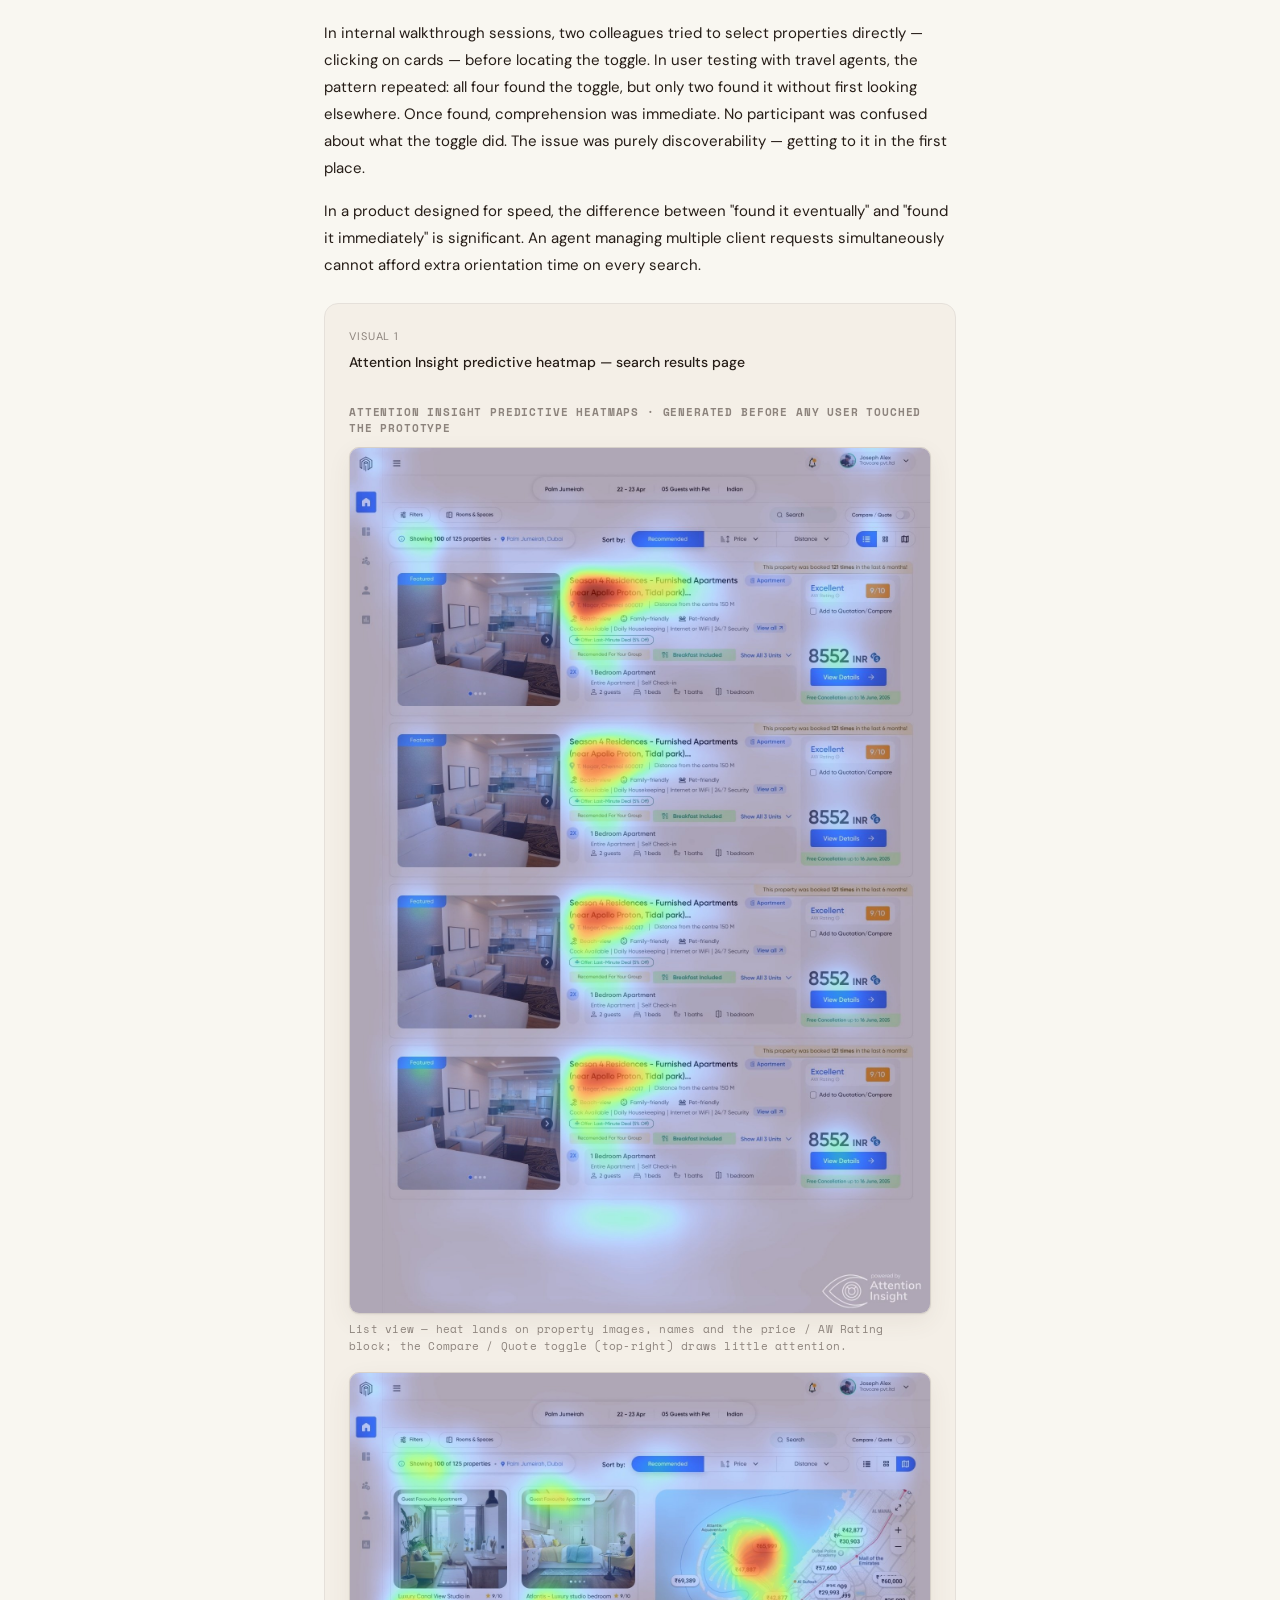
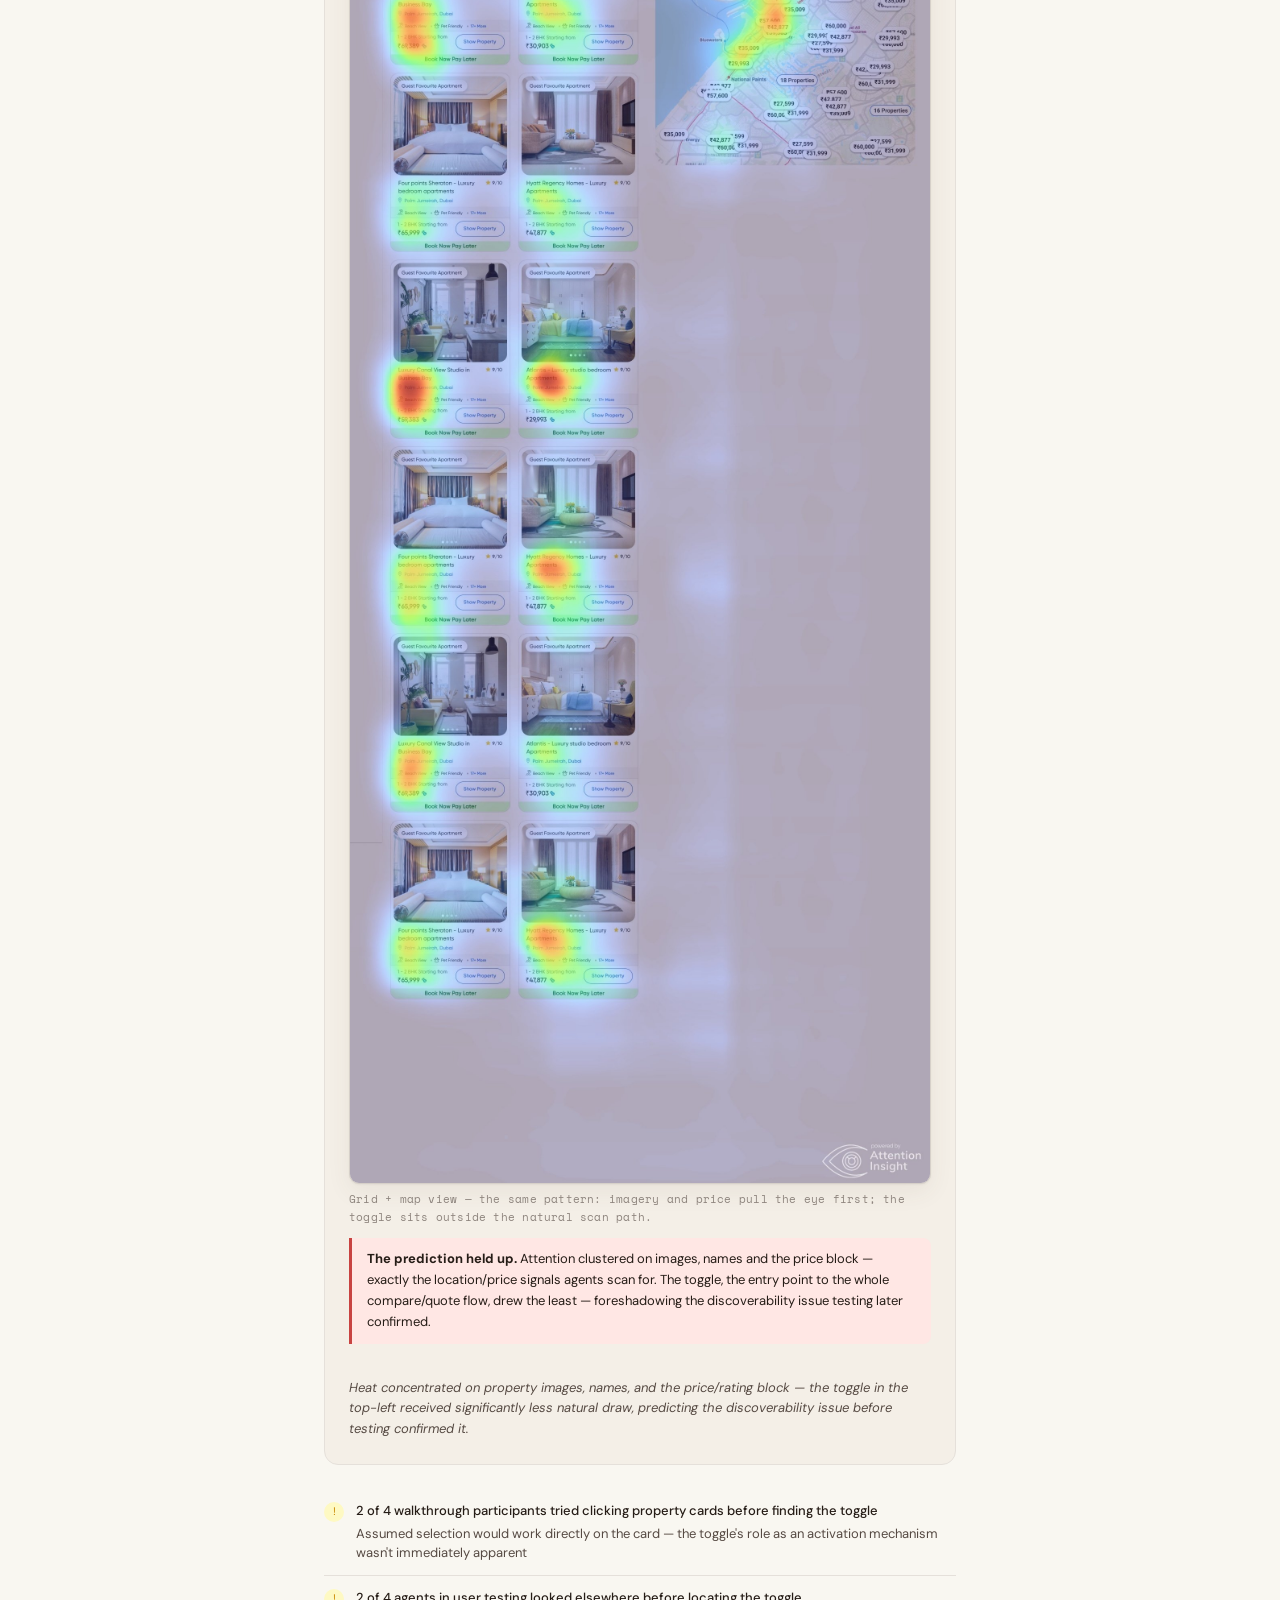
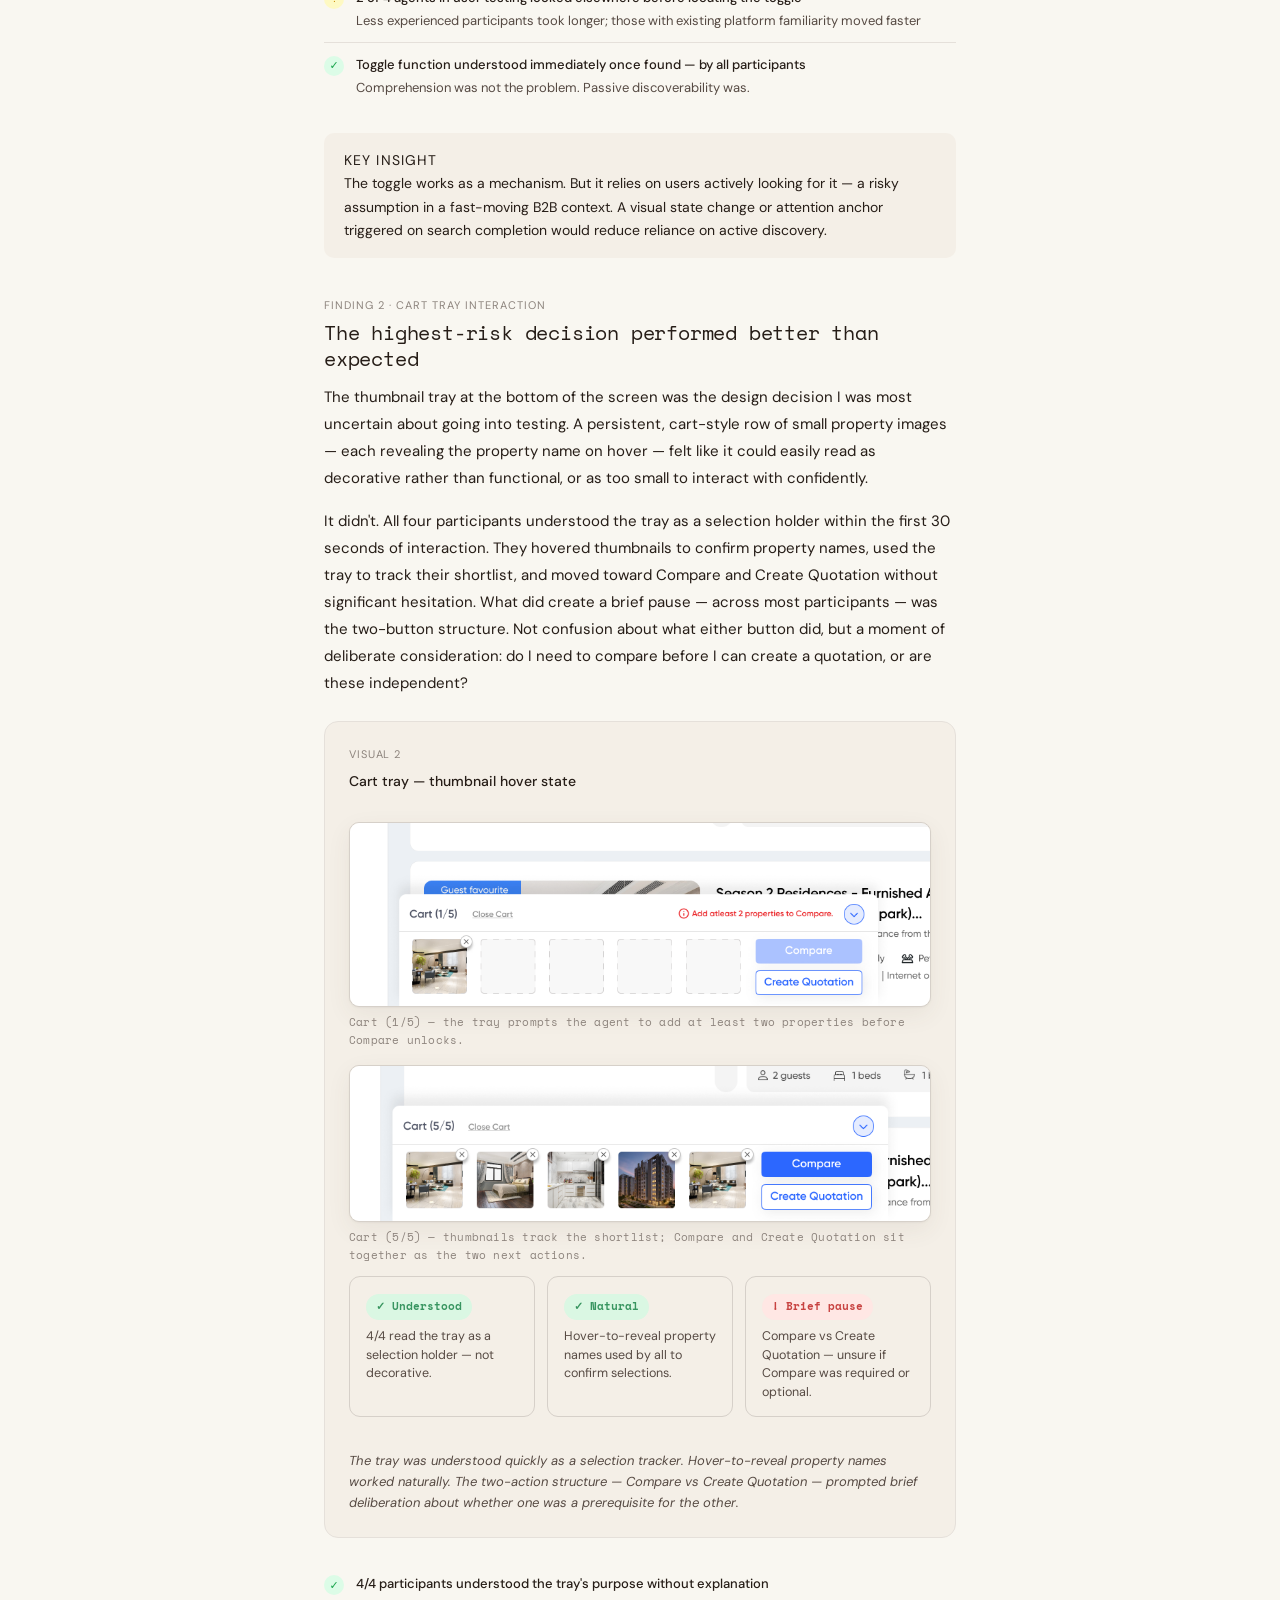
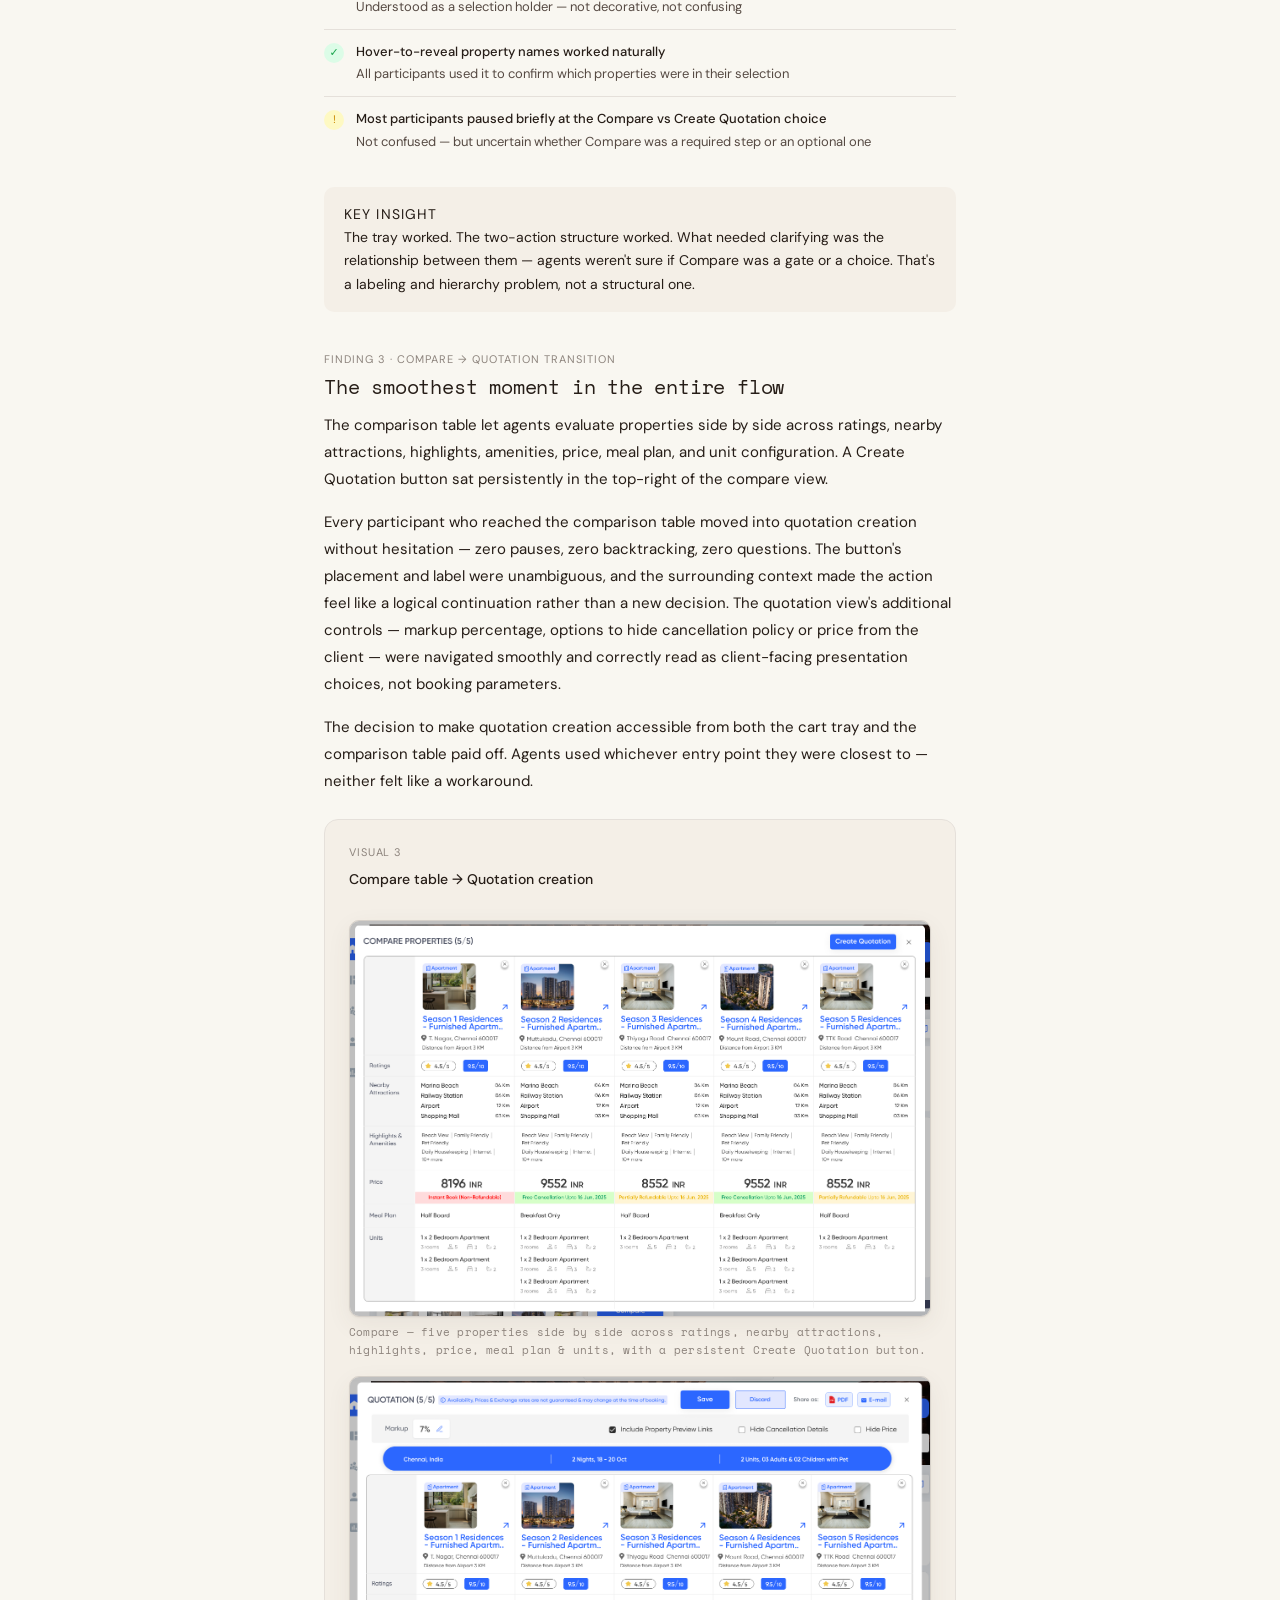
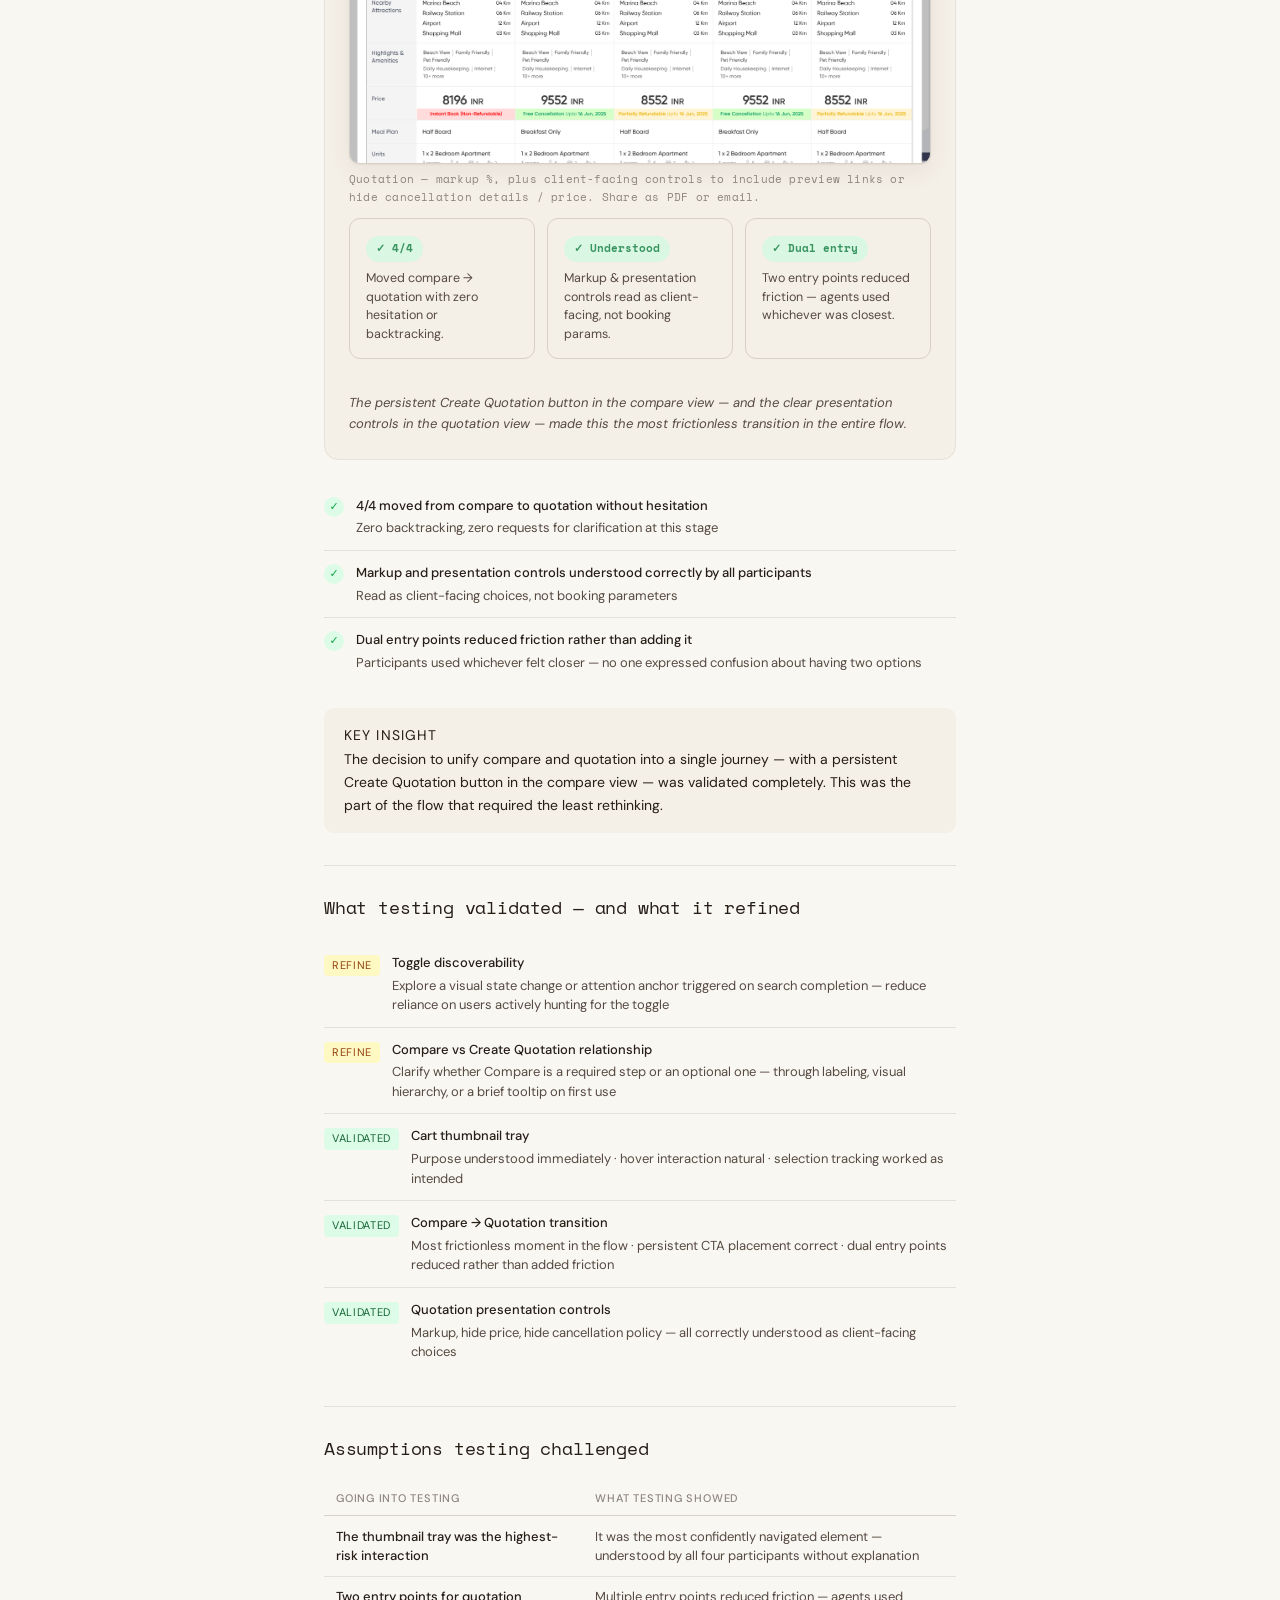
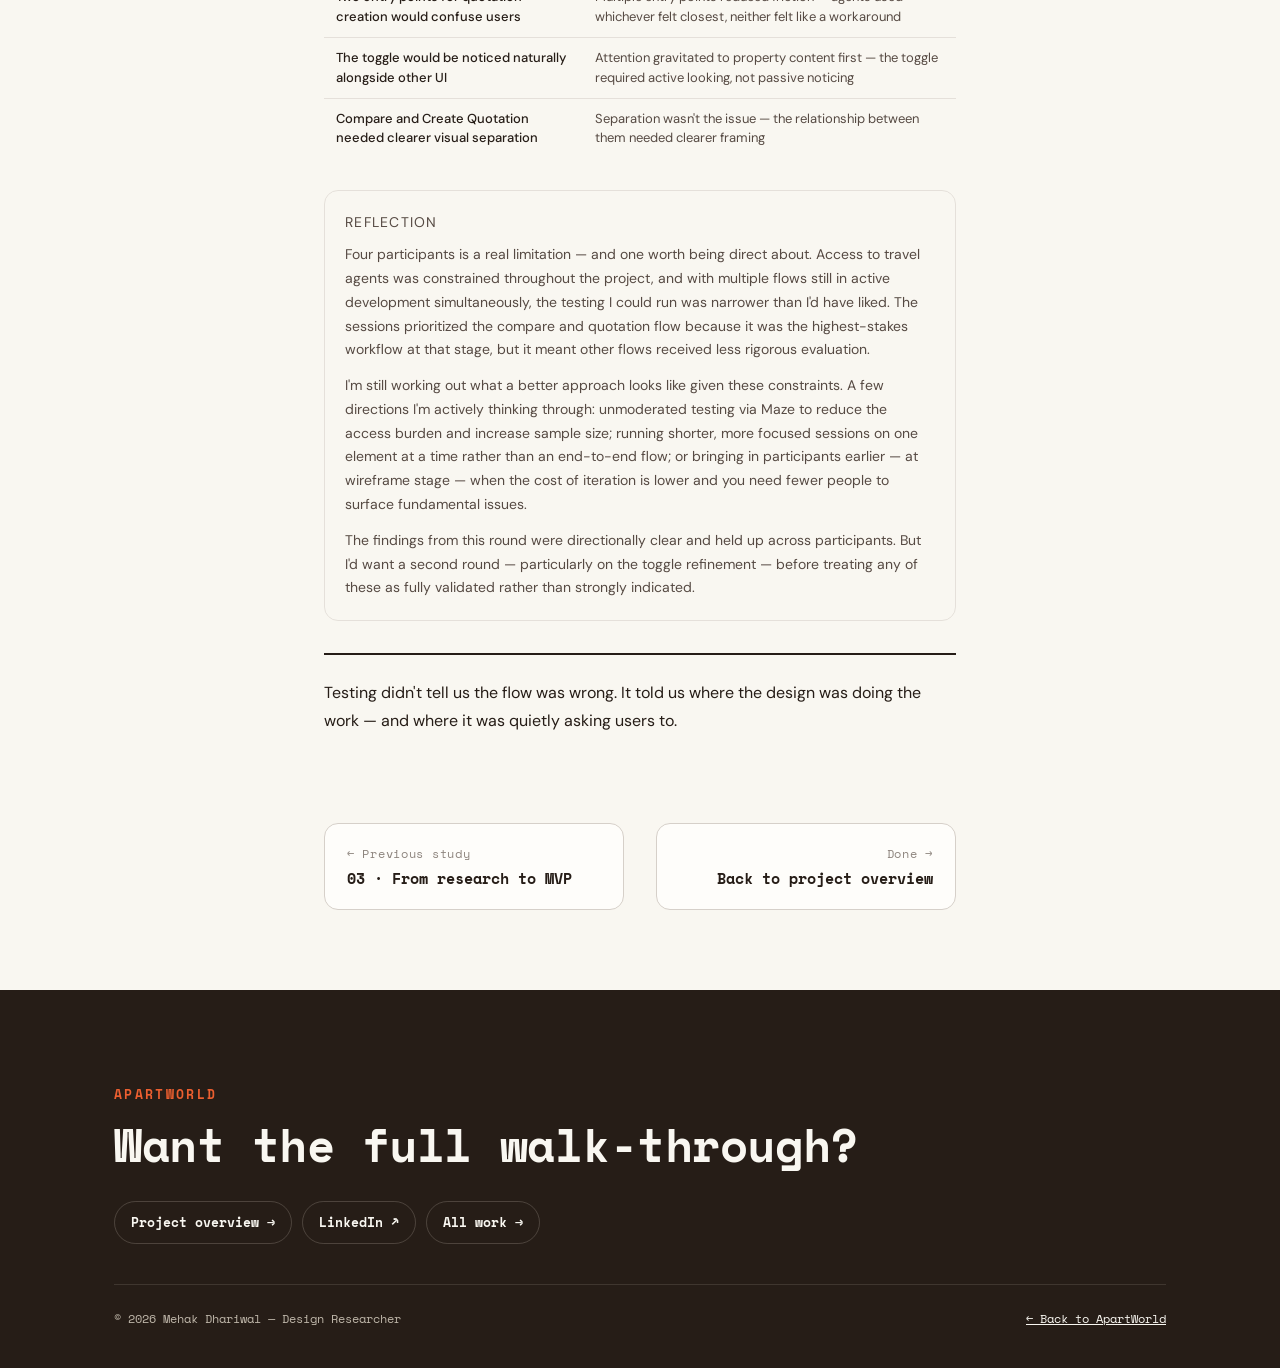
<file: study4.html>
<!DOCTYPE html>
<html lang="en">
<head>
<meta charset="UTF-8">
<meta name="viewport" content="width=device-width, initial-scale=1.0">
<script>document.documentElement.classList.add('js');try{if(localStorage.getItem('aw_unlocked')==='1')document.documentElement.classList.add('aw-ok');}catch(e){}</script>
<title>ApartWorld &middot; Study 4 — Evaluating the flows &middot; Mehak Dhariwal</title>
<link rel="stylesheet" href="assets/styles.css">
</head>
<body data-screen-label="ApartWorld Study 4">
<div class="gate" role="dialog" aria-label="Password protected">
  <div class="gate-card">
    <div class="gate-mark"><img src="assets/img/avatar.png" alt=""></div>
    <span class="lock">&#128274; Protected case study</span>
    <h1 style="margin-top:14px;">ApartWorld<span style="color:var(--orange);">.</span></h1>
    <p>This is an ongoing project I'm building with a larger team, so it sits behind a password for now. Enter it to view the full project &amp; its four studies.</p>
    <form>
      <input type="password" placeholder="Password" autocomplete="current-password" aria-label="Password">
      <button class="btn btn-primary" type="submit">Unlock <span class="arr">&rarr;</span></button>
    </form>
    <div class="err-msg"></div>
    <p class="reach">Don't have the password? Happy to walk you through it &mdash; <a href="https://www.linkedin.com/in/mehak-dhariwal/" target="_blank" rel="noopener">reach out on LinkedIn</a>.</p>
    <a class="back" href="work.html">&larr; Back to all work</a>
  </div>
</div>
<header class="nav">
  <div class="nav-inner">
    <a class="brand" href="index.html">
      <span class="brand-mark"><img src="assets/img/avatar.png" alt="Mehak avatar"></span>
      <span class="brand-name">Mehak Dhariwal<small>Design Researcher</small></span>
    </a>
    <nav class="nav-links">
      <a href="index.html">Home</a>
      <a href="work.html" class="active">Work</a>
      <a href="game.html">Game</a>
      <a href="studio.html">Studio</a>
      <a href="lens.html">Lens</a>
    </nav>
    <a class="nav-cta" href="https://www.behance.net/mehakdhariwal" target="_blank" rel="noopener">Behance ↗</a>
    <button class="nav-toggle" aria-label="Menu"><span></span><span></span><span></span></button>
  </div>
</header>
<div class="subnav studies"><div class="subnav-inner"><a href="apartworld.html" class="sub-label" style="text-decoration:none;">&larr; ApartWorld</a><a href="study1.html">01 &middot; Understanding the ecosystem</a><a href="study2.html">02 &middot; Understanding users at scale</a><a href="study3.html">03 &middot; From research to MVP</a><a href="study4.html" class="on">04 &middot; Evaluating flows</a></div></div>
<main class="reader section" style="padding-top:clamp(20px,3vw,32px);">

<style>
  .s4{max-width:660px;padding:2rem 0;font-family:var(--font-sans)}
  .s4-back{font-size:13px;color:var(--color-text-tertiary);margin-bottom:2rem;display:flex;align-items:center;gap:6px}
  .s4-label{font-size:11px;letter-spacing:.09em;text-transform:uppercase;color:var(--color-text-tertiary);margin-bottom:.5rem}
  .s4-h1{font-size:24px;font-weight:500;color:var(--color-text-primary);margin:0 0 .4rem;line-height:1.3}
  .s4-sub{font-size:15px;color:var(--color-text-secondary);margin:0 0 2rem}
  .s4-meta{display:flex;gap:20px;margin-bottom:2rem;flex-wrap:wrap}
  .s4-meta-item{display:flex;flex-direction:column;gap:3px}
  .s4-meta-item span:first-child{font-size:11px;color:var(--color-text-tertiary);text-transform:uppercase;letter-spacing:.07em}
  .s4-meta-item span:last-child{font-size:13px;color:var(--color-text-primary)}
  .s4-divider{border:none;border-top:.5px solid var(--color-border-tertiary);margin:2rem 0}
  .s4-body{font-size:15px;line-height:1.8;color:var(--color-text-primary);margin:0 0 1rem}
  .s4-h2{font-size:18px;font-weight:500;color:var(--color-text-primary);margin:2rem 0 .75rem}
  .s4-pull{border-left:2px solid var(--color-border-secondary);padding:.5rem 0 .5rem 1.25rem;margin:1.5rem 0}
  .s4-pull p{font-size:15px;color:var(--color-text-secondary);font-style:italic;margin:0;line-height:1.7}
  .s4-insight{background:var(--color-background-secondary);border-radius:var(--border-radius-md);padding:1rem 1.25rem;margin:1.5rem 0}
  .s4-insight-label{font-size:11px;text-transform:uppercase;letter-spacing:.08em;color:var(--color-text-tertiary);margin-bottom:6px}
  .s4-insight p{font-size:14px;color:var(--color-text-primary);margin:0;line-height:1.65}
  .s4-img-placeholder{background:var(--color-background-secondary);border:.5px solid var(--color-border-tertiary);border-radius:var(--border-radius-lg);padding:1.5rem;margin:1.5rem 0;display:flex;flex-direction:column;gap:6px}
  .s4-img-label{font-size:11px;text-transform:uppercase;letter-spacing:.08em;color:var(--color-text-tertiary)}
  .s4-img-title{font-size:14px;font-weight:500;color:var(--color-text-primary)}
  .s4-img-caption{font-size:13px;color:var(--color-text-secondary);margin-top:4px;font-style:italic}
  .s4-img-area{background:var(--color-background-tertiary);border-radius:var(--border-radius-md);height:200px;display:flex;align-items:center;justify-content:center;margin:10px 0}
  .s4-img-area span{font-size:13px;color:var(--color-text-tertiary)}
  .s4-finding{margin:2rem 0}
  .s4-finding-tag{display:inline-flex;align-items:center;gap:6px;font-size:11px;text-transform:uppercase;letter-spacing:.09em;color:var(--color-text-tertiary);margin-bottom:6px}
  .s4-finding-title{font-size:20px;font-weight:500;color:var(--color-text-primary);margin:0 0 .75rem;line-height:1.3}
  .s4-rq{margin:0;padding:0;list-style:none}
  .s4-rq li{font-size:14px;color:var(--color-text-secondary);line-height:1.7;padding:.5rem 0;border-bottom:.5px solid var(--color-border-tertiary);display:flex;gap:12px}
  .s4-rq li:last-child{border-bottom:none}
  .s4-rq-num{color:var(--color-text-tertiary);min-width:18px;font-size:13px}
  .s4-methods{display:flex;flex-wrap:wrap;gap:8px;margin:1rem 0}
  .s4-method-tag{font-size:12px;color:var(--color-text-secondary);background:var(--color-background-secondary);border-radius:4px;padding:3px 10px}
  .s4-phases{margin:1.5rem 0;display:flex;flex-direction:column}
  .s4-phase{display:flex;gap:16px;align-items:flex-start;padding:.85rem 0;border-bottom:.5px solid var(--color-border-tertiary)}
  .s4-phase:last-child{border-bottom:none}
  .s4-phase-label{font-size:11px;text-transform:uppercase;letter-spacing:.07em;color:var(--color-text-tertiary);min-width:60px;margin-top:2px}
  .s4-phase-content strong{font-size:14px;font-weight:500;color:var(--color-text-primary);display:block;margin-bottom:3px}
  .s4-phase-content p{font-size:13px;color:var(--color-text-secondary);margin:0;line-height:1.55}
  .s4-stat-row{display:grid;grid-template-columns:repeat(3,1fr);gap:12px;margin:1.5rem 0}
  .s4-stat{background:var(--color-background-secondary);border-radius:var(--border-radius-md);padding:.85rem 1rem}
  .s4-stat-num{font-size:26px;font-weight:500;color:var(--color-text-primary);margin:0 0 3px}
  .s4-stat-label{font-size:12px;color:var(--color-text-secondary);line-height:1.4;margin:0}
  .s4-observation{display:flex;gap:12px;padding:.75rem 0;border-bottom:.5px solid var(--color-border-tertiary);align-items:flex-start}
  .s4-observation:last-child{border-bottom:none}
  .s4-obs-icon{width:20px;height:20px;border-radius:50%;display:flex;align-items:center;justify-content:center;font-size:11px;flex-shrink:0;margin-top:1px}
  .s4-obs-icon.pass{background:#dcfce7;color:#16a34a}
  .s4-obs-icon.flag{background:#fef9c3;color:#ca8a04}
  .s4-obs-body strong{font-size:13px;font-weight:500;color:var(--color-text-primary);display:block;margin-bottom:2px}
  .s4-obs-body p{font-size:13px;color:var(--color-text-secondary);margin:0;line-height:1.5}
  .s4-table{width:100%;border-collapse:collapse;margin:1.5rem 0;font-size:13px}
  .s4-table th{text-align:left;font-weight:500;font-size:11px;text-transform:uppercase;letter-spacing:.07em;color:var(--color-text-tertiary);padding:.5rem .75rem;border-bottom:.5px solid var(--color-border-secondary)}
  .s4-table td{padding:.65rem .75rem;border-bottom:.5px solid var(--color-border-tertiary);color:var(--color-text-secondary);vertical-align:top;line-height:1.5}
  .s4-table td:first-child{color:var(--color-text-primary);font-weight:500}
  .s4-table tr:last-child td{border-bottom:none}
  .s4-change-row{display:flex;gap:12px;padding:.75rem 0;border-bottom:.5px solid var(--color-border-tertiary);align-items:flex-start}
  .s4-change-row:last-child{border-bottom:none}
  .s4-change-type{font-size:11px;text-transform:uppercase;letter-spacing:.06em;padding:2px 8px;border-radius:4px;white-space:nowrap;margin-top:2px;flex-shrink:0}
  .s4-change-type.refine{background:#fef9c3;color:#92400e}
  .s4-change-type.valid{background:#dcfce7;color:#166534}
  .s4-change-body strong{font-size:13px;font-weight:500;color:var(--color-text-primary);display:block;margin-bottom:2px}
  .s4-change-body p{font-size:13px;color:var(--color-text-secondary);margin:0;line-height:1.5}
  .s4-reflection{border:.5px solid var(--color-border-tertiary);border-radius:var(--border-radius-lg);padding:1.25rem;margin:2rem 0}
  .s4-reflection p{font-size:14px;color:var(--color-text-secondary);line-height:1.7;margin:0 0 .75rem}
  .s4-reflection p:last-child{margin-bottom:0}
  .s4-takeaway{border-top:2px solid var(--color-border-primary);padding-top:1.5rem;margin-top:2rem}
  .s4-takeaway p{font-size:16px;color:var(--color-text-primary);line-height:1.75;margin:0}
</style>
<div class="s4">
  <a class="s4-back" href="apartworld.html">← ApartWorld</a>
  <div style="border-radius:12px;overflow:hidden;border:1px solid var(--line);box-shadow:var(--shadow-soft);margin:0 0 1.75rem;"><img src="assets/img/aw/s4.png" alt="Study 4 cover" style="display:block;width:100%;height:auto;"></div>
  <p class="s4-label">Study 4 of 4</p>
  <h1 class="s4-h1">Evaluating decision-support workflows</h1>
  <p class="s4-sub">Usability testing the compare and quotation experience — validating what worked, surfacing what didn't, and identifying where the design was quietly asking users to do its job</p>

  <div class="s4-meta">
    <div class="s4-meta-item"><span>Methods</span><span>Predictive heatmaps · Internal walkthroughs · Moderated prototype testing</span></div>
    <div class="s4-meta-item"><span>Participants</span><span>4 travel agents · Internal colleague walkthroughs</span></div>
    <div class="s4-meta-item"><span>Prototype</span><span>Mid-fidelity Figma prototype</span></div>
    <div class="s4-meta-item"><span>Tools</span><span>Attention Insight · Figma · Maze</span></div>
  </div>

  <hr class="s4-divider">

  <h2 class="s4-h2">Why this study was needed</h2>
  <p class="s4-body">By the time the compare and quotation flow reached prototype stage, it carried a significant amount of accumulated research logic. The toggle mechanism — a single switch activating the ability to add properties to a cart-like selection tray — was deliberate. So was the decision to unify compare and quotation creation into a single journey rather than treating them as separate flows. These weren't arbitrary choices. They came directly from the behavioral research finding that agents optimized for speed and operated across multiple client requests simultaneously.</p>
  <p class="s4-body">But research rationale and usability are different problems. A flow can be logically sound and still fail under real working conditions. Three questions were still open going into testing:</p>
  <ul class="s4-rq" style="margin-bottom:1.5rem">
    <li><span class="s4-rq-num">—</span><span>Would agents find the toggle without instruction?</span></li>
    <li><span class="s4-rq-num">—</span><span>Would the thumbnail cart read as interactive and purposeful?</span></li>
    <li><span class="s4-rq-num">—</span><span>Would the Compare → Create Quotation transition feel like one continuous action or two separate decisions?</span></li>
  </ul>

  <div class="s4-pull"><p>"The question wasn't whether the flow would work in theory. It was whether it would work for someone who hadn't designed it — someone moving fast, with a client waiting."</p></div>

  <hr class="s4-divider">

  <h2 class="s4-h2">Research questions</h2>
  <ul class="s4-rq">
    <li><span class="s4-rq-num">1</span><span>Is the toggle discoverable without instruction, and does its function read clearly?</span></li>
    <li><span class="s4-rq-num">2</span><span>Do agents understand the cart tray — what it holds, what thumbnails represent, how to interact?</span></li>
    <li><span class="s4-rq-num">3</span><span>Does the Compare → Create Quotation transition feel like one continuous action or two separate tasks?</span></li>
    <li><span class="s4-rq-num">4</span><span>Where does attention fall naturally on the search results page — does it match intended hierarchy?</span></li>
    <li><span class="s4-rq-num">5</span><span>Which elements create hesitation, and which are navigated without friction?</span></li>
  </ul>

  <hr class="s4-divider">

  <h2 class="s4-h2">Approach</h2>
  <p class="s4-body">Three methods in sequence — each addressing a different kind of question, and each informing what to watch for in the next.</p>

  <div class="s4-phases">
    <div class="s4-phase">
      <span class="s4-phase-label">Phase 1</span>
      <div class="s4-phase-content">
        <strong>Predictive heatmaps — Attention Insight</strong>
        <p>Generated before any user touched the prototype. Used to predict where visual attention would land on the search results page — specifically to check whether the toggle was receiving enough natural draw relative to surrounding content.</p>
      </div>
    </div>
    <div class="s4-phase">
      <span class="s4-phase-label">Phase 2</span>
      <div class="s4-phase-content">
        <strong>Internal walkthrough sessions — colleagues</strong>
        <p>A low-stakes first pass: structured enough to surface confusion points, informal enough to generate honest reactions. Two colleagues walked through the full flow unprompted, narrating as they went.</p>
      </div>
    </div>
    <div class="s4-phase">
      <span class="s4-phase-label">Phase 3</span>
      <div class="s4-phase-content">
        <strong>Moderated prototype testing — 4 travel agents</strong>
        <p>Participants asked to complete tasks on a mid-fidelity Figma prototype using a think-aloud protocol. Sessions run remotely via Teams. Task performance, hesitation points, and verbal reasoning captured and analyzed.</p>
      </div>
    </div>
  </div>

  <hr class="s4-divider">

  <h2 class="s4-h2">Task performance summary</h2>
  <p class="s4-body" style="font-size:13px;color:var(--color-text-secondary)">4 participants · 3 core tasks · Think-aloud protocol · Mid-fidelity Figma prototype</p>

  <div style="margin:1.5rem 0;border:.5px solid var(--color-border-tertiary);border-radius:var(--border-radius-md);overflow:hidden">
    <div style="display:grid;grid-template-columns:2fr 1fr 1fr 1fr;background:var(--color-background-secondary);border-bottom:.5px solid var(--color-border-tertiary)">
      <span style="padding:.6rem .9rem;font-size:11px;text-transform:uppercase;letter-spacing:.07em;color:var(--color-text-tertiary)">Task</span>
      <span style="padding:.6rem .9rem;font-size:11px;text-transform:uppercase;letter-spacing:.07em;color:var(--color-text-tertiary)">Completed</span>
      <span style="padding:.6rem .9rem;font-size:11px;text-transform:uppercase;letter-spacing:.07em;color:var(--color-text-tertiary)">Without prompting</span>
      <span style="padding:.6rem .9rem;font-size:11px;text-transform:uppercase;letter-spacing:.07em;color:var(--color-text-tertiary)">Hesitation</span>
    </div>
    <div style="display:grid;grid-template-columns:2fr 1fr 1fr 1fr;border-bottom:.5px solid var(--color-border-tertiary)">
      <span style="padding:.7rem .9rem;font-size:13px;font-weight:500;color:var(--color-text-primary)">T1 — Find & activate the toggle</span>
      <span style="padding:.7rem .9rem;font-size:13px;color:#22c55e">4/4</span>
      <span style="padding:.7rem .9rem;font-size:13px;color:#f59e0b">2/4</span>
      <span style="padding:.7rem .9rem;font-size:13px;color:var(--color-text-secondary)">Moderate</span>
    </div>
    <div style="display:grid;grid-template-columns:2fr 1fr 1fr 1fr;border-bottom:.5px solid var(--color-border-tertiary)">
      <span style="padding:.7rem .9rem;font-size:13px;font-weight:500;color:var(--color-text-primary)">T2 — Select properties via cart tray</span>
      <span style="padding:.7rem .9rem;font-size:13px;color:#22c55e">4/4</span>
      <span style="padding:.7rem .9rem;font-size:13px;color:#22c55e">4/4</span>
      <span style="padding:.7rem .9rem;font-size:13px;color:var(--color-text-secondary)">Low</span>
    </div>
    <div style="display:grid;grid-template-columns:2fr 1fr 1fr 1fr">
      <span style="padding:.7rem .9rem;font-size:13px;font-weight:500;color:var(--color-text-primary)">T3 — Compare → create quotation</span>
      <span style="padding:.7rem .9rem;font-size:13px;color:#22c55e">4/4</span>
      <span style="padding:.7rem .9rem;font-size:13px;color:#22c55e">4/4</span>
      <span style="padding:.7rem .9rem;font-size:13px;color:var(--color-text-secondary)">None</span>
    </div>
  </div>

  <div class="s4-stat-row">
    <div class="s4-stat"><p class="s4-stat-num">100%</p><p class="s4-stat-label">Task completion rate across all three tasks</p></div>
    <div class="s4-stat"><p class="s4-stat-num">2/4</p><p class="s4-stat-label">Participants found the toggle without prompting on first attempt</p></div>
    <div class="s4-stat"><p class="s4-stat-num">0</p><p class="s4-stat-label">Participants hesitated during the Compare → Quotation transition</p></div>
  </div>

  <hr class="s4-divider">

  <div class="s4-finding">
    <p class="s4-finding-tag">Finding 1 · Toggle discoverability</p>
    <h2 class="s4-finding-title">The toggle was found — but not always first</h2>
    <p class="s4-body">The compare/quote toggle sits in the top-left of the search results interface. Before any user touched the prototype, Attention Insight heatmaps predicted that initial attention would cluster around property images, property names, and the price block on the right — not the toggle. This mapped directly onto the behavioral research finding that agents scan for location and price signals before anything else.</p>
    <p class="s4-body">In internal walkthrough sessions, two colleagues tried to select properties directly — clicking on cards — before locating the toggle. In user testing with travel agents, the pattern repeated: all four found the toggle, but only two found it without first looking elsewhere. Once found, comprehension was immediate. No participant was confused about what the toggle did. The issue was purely discoverability — getting to it in the first place.</p>
    <p class="s4-body">In a product designed for speed, the difference between "found it eventually" and "found it immediately" is significant. An agent managing multiple client requests simultaneously cannot afford extra orientation time on every search.</p>

    <div class="s4-img-placeholder">
      <span class="s4-img-label">Visual 1</span>
      <span class="s4-img-title">Attention Insight predictive heatmap — search results page</span>
      <div class="fig">
  <div class="fig-k" style="margin-bottom:10px;">Attention Insight predictive heatmaps · generated before any user touched the prototype</div>
  <div class="ui-stack">
    <div><img class="ui-shot" src="assets/img/aw-heatmap-grid.jpg" alt="Predictive heatmap over the list view of search results"><p class="ui-cap">List view — heat lands on property images, names and the price / AW Rating block; the Compare / Quote toggle (top-right) draws little attention.</p></div>
    <div><img class="ui-shot" src="assets/img/aw-heatmap-list.jpg" alt="Predictive heatmap over the card-grid and map view of search results"><p class="ui-cap">Grid + map view — the same pattern: imagery and price pull the eye first; the toggle sits outside the natural scan path.</p></div>
  </div>
  <div class="fig-note f"><b>The prediction held up.</b> Attention clustered on images, names and the price block — exactly the location/price signals agents scan for. The toggle, the entry point to the whole compare/quote flow, drew the least — foreshadowing the discoverability issue testing later confirmed.</div>
</div>
      <span class="s4-img-caption">Heat concentrated on property images, names, and the price/rating block — the toggle in the top-left received significantly less natural draw, predicting the discoverability issue before testing confirmed it.</span>
    </div>

    <div style="margin:1.5rem 0">
      <div class="s4-observation">
        <div class="s4-obs-icon flag">!</div>
        <div class="s4-obs-body"><strong>2 of 4 walkthrough participants tried clicking property cards before finding the toggle</strong><p>Assumed selection would work directly on the card — the toggle's role as an activation mechanism wasn't immediately apparent</p></div>
      </div>
      <div class="s4-observation">
        <div class="s4-obs-icon flag">!</div>
        <div class="s4-obs-body"><strong>2 of 4 agents in user testing looked elsewhere before locating the toggle</strong><p>Less experienced participants took longer; those with existing platform familiarity moved faster</p></div>
      </div>
      <div class="s4-observation">
        <div class="s4-obs-icon pass">✓</div>
        <div class="s4-obs-body"><strong>Toggle function understood immediately once found — by all participants</strong><p>Comprehension was not the problem. Passive discoverability was.</p></div>
      </div>
    </div>

    <div class="s4-insight">
      <p class="s4-insight-label">Key insight</p>
      <p>The toggle works as a mechanism. But it relies on users actively looking for it — a risky assumption in a fast-moving B2B context. A visual state change or attention anchor triggered on search completion would reduce reliance on active discovery.</p>
    </div>
  </div>

  <div class="s4-finding">
    <p class="s4-finding-tag">Finding 2 · Cart tray interaction</p>
    <h2 class="s4-finding-title">The highest-risk decision performed better than expected</h2>
    <p class="s4-body">The thumbnail tray at the bottom of the screen was the design decision I was most uncertain about going into testing. A persistent, cart-style row of small property images — each revealing the property name on hover — felt like it could easily read as decorative rather than functional, or as too small to interact with confidently.</p>
    <p class="s4-body">It didn't. All four participants understood the tray as a selection holder within the first 30 seconds of interaction. They hovered thumbnails to confirm property names, used the tray to track their shortlist, and moved toward Compare and Create Quotation without significant hesitation. What did create a brief pause — across most participants — was the two-button structure. Not confusion about what either button did, but a moment of deliberate consideration: do I need to compare before I can create a quotation, or are these independent?</p>

    <div class="s4-img-placeholder">
      <span class="s4-img-label">Visual 2</span>
      <span class="s4-img-title">Cart tray — thumbnail hover state</span>
      <div class="fig">
  <div class="ui-stack">
    <div><img class="ui-shot" src="assets/img/aw-cart-1.png" alt="Cart tray with one property selected, prompting to add at least two to compare"><p class="ui-cap">Cart (1/5) — the tray prompts the agent to add at least two properties before Compare unlocks.</p></div>
    <div><img class="ui-shot" src="assets/img/aw-cart-5.png" alt="Cart tray filled with five property thumbnails, Compare and Create Quotation actions"><p class="ui-cap">Cart (5/5) — thumbnails track the shortlist; Compare and Create Quotation sit together as the two next actions.</p></div>
  </div>
  <div class="fig-grid3" style="margin-top:12px;">
    <div class="fig-card soft"><span class="fig-pill g">✓ Understood</span><p class="fig-sub" style="margin-top:7px;">4/4 read the tray as a selection holder — not decorative.</p></div>
    <div class="fig-card soft"><span class="fig-pill g">✓ Natural</span><p class="fig-sub" style="margin-top:7px;">Hover-to-reveal property names used by all to confirm selections.</p></div>
    <div class="fig-card soft"><span class="fig-pill f">! Brief pause</span><p class="fig-sub" style="margin-top:7px;">Compare vs Create Quotation — unsure if Compare was required or optional.</p></div>
  </div>
</div>
      <span class="s4-img-caption">The tray was understood quickly as a selection tracker. Hover-to-reveal property names worked naturally. The two-action structure — Compare vs Create Quotation — prompted brief deliberation about whether one was a prerequisite for the other.</span>
    </div>

    <div style="margin:1.5rem 0">
      <div class="s4-observation">
        <div class="s4-obs-icon pass">✓</div>
        <div class="s4-obs-body"><strong>4/4 participants understood the tray's purpose without explanation</strong><p>Understood as a selection holder — not decorative, not confusing</p></div>
      </div>
      <div class="s4-observation">
        <div class="s4-obs-icon pass">✓</div>
        <div class="s4-obs-body"><strong>Hover-to-reveal property names worked naturally</strong><p>All participants used it to confirm which properties were in their selection</p></div>
      </div>
      <div class="s4-observation">
        <div class="s4-obs-icon flag">!</div>
        <div class="s4-obs-body"><strong>Most participants paused briefly at the Compare vs Create Quotation choice</strong><p>Not confused — but uncertain whether Compare was a required step or an optional one</p></div>
      </div>
    </div>

    <div class="s4-insight">
      <p class="s4-insight-label">Key insight</p>
      <p>The tray worked. The two-action structure worked. What needed clarifying was the relationship between them — agents weren't sure if Compare was a gate or a choice. That's a labeling and hierarchy problem, not a structural one.</p>
    </div>
  </div>

  <div class="s4-finding">
    <p class="s4-finding-tag">Finding 3 · Compare → Quotation transition</p>
    <h2 class="s4-finding-title">The smoothest moment in the entire flow</h2>
    <p class="s4-body">The comparison table let agents evaluate properties side by side across ratings, nearby attractions, highlights, amenities, price, meal plan, and unit configuration. A Create Quotation button sat persistently in the top-right of the compare view.</p>
    <p class="s4-body">Every participant who reached the comparison table moved into quotation creation without hesitation — zero pauses, zero backtracking, zero questions. The button's placement and label were unambiguous, and the surrounding context made the action feel like a logical continuation rather than a new decision. The quotation view's additional controls — markup percentage, options to hide cancellation policy or price from the client — were navigated smoothly and correctly read as client-facing presentation choices, not booking parameters.</p>
    <p class="s4-body">The decision to make quotation creation accessible from both the cart tray and the comparison table paid off. Agents used whichever entry point they were closest to — neither felt like a workaround.</p>

    <div class="s4-img-placeholder">
      <span class="s4-img-label">Visual 3</span>
      <span class="s4-img-title">Compare table → Quotation creation</span>
      <div class="fig">
  <div class="ui-stack">
    <div><img class="ui-shot" src="assets/img/aw-compare.png" alt="Compare Properties view — five apartments side by side across ratings, attractions, amenities, price and units"><p class="ui-cap">Compare — five properties side by side across ratings, nearby attractions, highlights, price, meal plan &amp; units, with a persistent Create Quotation button.</p></div>
    <div><img class="ui-shot" src="assets/img/aw-quote.png" alt="Quotation builder with markup percentage and client-facing presentation controls"><p class="ui-cap">Quotation — markup %, plus client-facing controls to include preview links or hide cancellation details / price. Share as PDF or email.</p></div>
  </div>
  <div class="fig-grid3" style="margin-top:12px;">
    <div class="fig-card soft"><span class="fig-pill g">✓ 4/4</span><p class="fig-sub" style="margin-top:7px;">Moved compare → quotation with zero hesitation or backtracking.</p></div>
    <div class="fig-card soft"><span class="fig-pill g">✓ Understood</span><p class="fig-sub" style="margin-top:7px;">Markup &amp; presentation controls read as client-facing, not booking params.</p></div>
    <div class="fig-card soft"><span class="fig-pill g">✓ Dual entry</span><p class="fig-sub" style="margin-top:7px;">Two entry points reduced friction — agents used whichever was closest.</p></div>
  </div>
</div>
      <span class="s4-img-caption">The persistent Create Quotation button in the compare view — and the clear presentation controls in the quotation view — made this the most frictionless transition in the entire flow.</span>
    </div>

    <div style="margin:1.5rem 0">
      <div class="s4-observation">
        <div class="s4-obs-icon pass">✓</div>
        <div class="s4-obs-body"><strong>4/4 moved from compare to quotation without hesitation</strong><p>Zero backtracking, zero requests for clarification at this stage</p></div>
      </div>
      <div class="s4-observation">
        <div class="s4-obs-icon pass">✓</div>
        <div class="s4-obs-body"><strong>Markup and presentation controls understood correctly by all participants</strong><p>Read as client-facing choices, not booking parameters</p></div>
      </div>
      <div class="s4-observation">
        <div class="s4-obs-icon pass">✓</div>
        <div class="s4-obs-body"><strong>Dual entry points reduced friction rather than adding it</strong><p>Participants used whichever felt closer — no one expressed confusion about having two options</p></div>
      </div>
    </div>

    <div class="s4-insight">
      <p class="s4-insight-label">Key insight</p>
      <p>The decision to unify compare and quotation into a single journey — with a persistent Create Quotation button in the compare view — was validated completely. This was the part of the flow that required the least rethinking.</p>
    </div>
  </div>

  <hr class="s4-divider">

  <h2 class="s4-h2">What testing validated — and what it refined</h2>
  <div style="margin:1.5rem 0">
    <div class="s4-change-row">
      <span class="s4-change-type refine">Refine</span>
      <div class="s4-change-body"><strong>Toggle discoverability</strong><p>Explore a visual state change or attention anchor triggered on search completion — reduce reliance on users actively hunting for the toggle</p></div>
    </div>
    <div class="s4-change-row">
      <span class="s4-change-type refine">Refine</span>
      <div class="s4-change-body"><strong>Compare vs Create Quotation relationship</strong><p>Clarify whether Compare is a required step or an optional one — through labeling, visual hierarchy, or a brief tooltip on first use</p></div>
    </div>
    <div class="s4-change-row">
      <span class="s4-change-type valid">Validated</span>
      <div class="s4-change-body"><strong>Cart thumbnail tray</strong><p>Purpose understood immediately · hover interaction natural · selection tracking worked as intended</p></div>
    </div>
    <div class="s4-change-row">
      <span class="s4-change-type valid">Validated</span>
      <div class="s4-change-body"><strong>Compare → Quotation transition</strong><p>Most frictionless moment in the flow · persistent CTA placement correct · dual entry points reduced rather than added friction</p></div>
    </div>
    <div class="s4-change-row">
      <span class="s4-change-type valid">Validated</span>
      <div class="s4-change-body"><strong>Quotation presentation controls</strong><p>Markup, hide price, hide cancellation policy — all correctly understood as client-facing choices</p></div>
    </div>
  </div>

  <hr class="s4-divider">

  <h2 class="s4-h2">Assumptions testing challenged</h2>
  <table class="s4-table">
    <thead><tr><th>Going into testing</th><th>What testing showed</th></tr></thead>
    <tbody>
      <tr><td>The thumbnail tray was the highest-risk interaction</td><td>It was the most confidently navigated element — understood by all four participants without explanation</td></tr>
      <tr><td>Two entry points for quotation creation would confuse users</td><td>Multiple entry points reduced friction — agents used whichever felt closest, neither felt like a workaround</td></tr>
      <tr><td>The toggle would be noticed naturally alongside other UI</td><td>Attention gravitated to property content first — the toggle required active looking, not passive noticing</td></tr>
      <tr><td>Compare and Create Quotation needed clearer visual separation</td><td>Separation wasn't the issue — the relationship between them needed clearer framing</td></tr>
    </tbody>
  </table>

  <div class="s4-reflection">
    <p class="s4-label" style="margin-bottom:8px">Reflection</p>
    <p>Four participants is a real limitation — and one worth being direct about. Access to travel agents was constrained throughout the project, and with multiple flows still in active development simultaneously, the testing I could run was narrower than I'd have liked. The sessions prioritized the compare and quotation flow because it was the highest-stakes workflow at that stage, but it meant other flows received less rigorous evaluation.</p>
    <p>I'm still working out what a better approach looks like given these constraints. A few directions I'm actively thinking through: unmoderated testing via Maze to reduce the access burden and increase sample size; running shorter, more focused sessions on one element at a time rather than an end-to-end flow; or bringing in participants earlier — at wireframe stage — when the cost of iteration is lower and you need fewer people to surface fundamental issues.</p>
    <p>The findings from this round were directionally clear and held up across participants. But I'd want a second round — particularly on the toggle refinement — before treating any of these as fully validated rather than strongly indicated.</p>
  </div>

  <div class="s4-takeaway">
    <p>Testing didn't tell us the flow was wrong. It told us where the design was doing the work — and where it was quietly asking users to.</p>
  </div>
</div>

</main>
<div class="study-pager"><a class="prev" href="study3.html"><div class="dir">&larr; Previous study</div><div class="ttl">03 &middot; From research to MVP</div></a><a class="next" href="apartworld.html"><div class="dir">Done &rarr;</div><div class="ttl">Back to project overview</div></a></div>
<div style="height:clamp(48px,7vw,80px)"></div>
<footer class="foot">
  <div class="wrap">
    <div class="foot-top">
      <div>
        <span class="eyebrow no-rule" style="color:var(--orange);">ApartWorld</span>
        <h2 style="margin-top:14px;">Want the full walk-through?</h2>
      </div>
      <div class="foot-socials">
        <a href="apartworld.html">Project overview &rarr;</a>
        <a href="https://www.linkedin.com/in/mehak-dhariwal/" target="_blank" rel="noopener">LinkedIn &#8599;</a>
        <a href="work.html">All work &rarr;</a>
      </div>
    </div>
    <div class="foot-bottom">
      <span>&copy; 2026 Mehak Dhariwal &mdash; Design Researcher</span>
      <a href="apartworld.html">&larr; Back to ApartWorld</a>
    </div>
  </div>
</footer>
<script src="assets/site.js"></script>
</body>
</html>
</file>
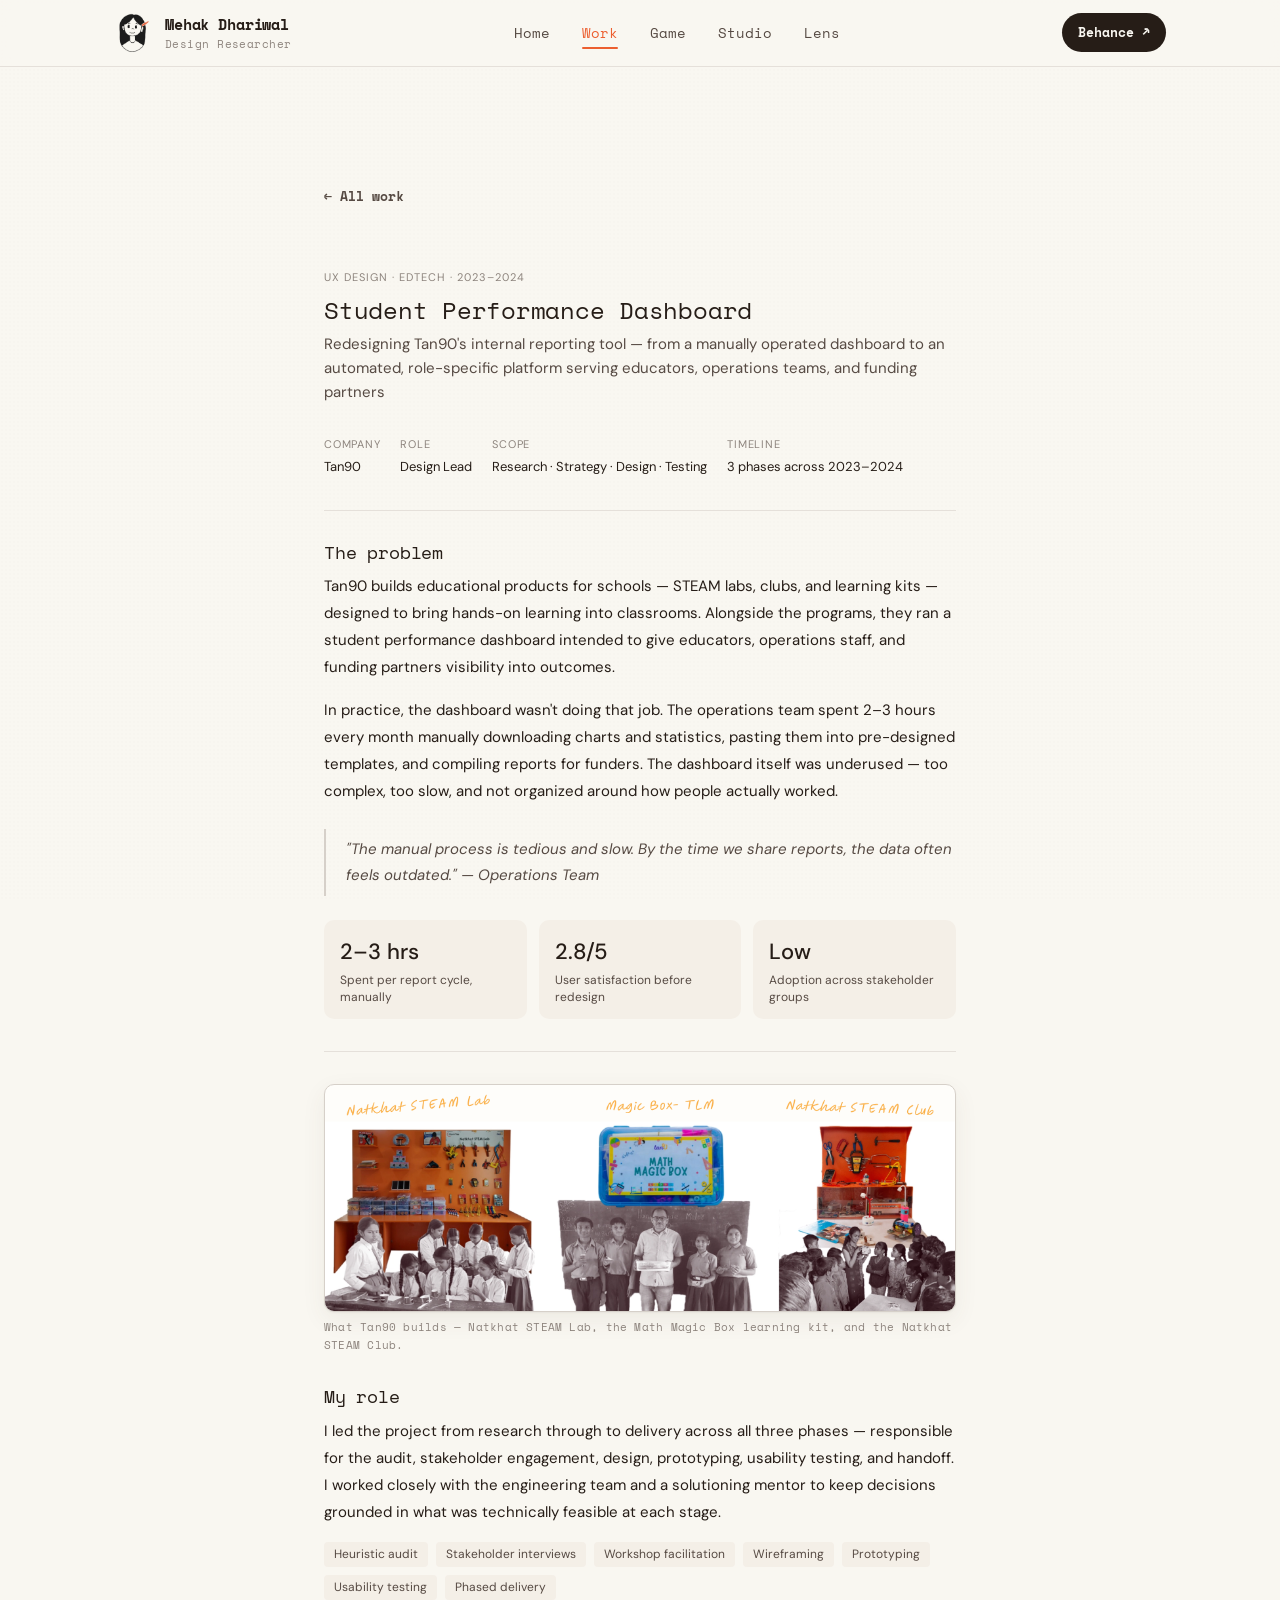
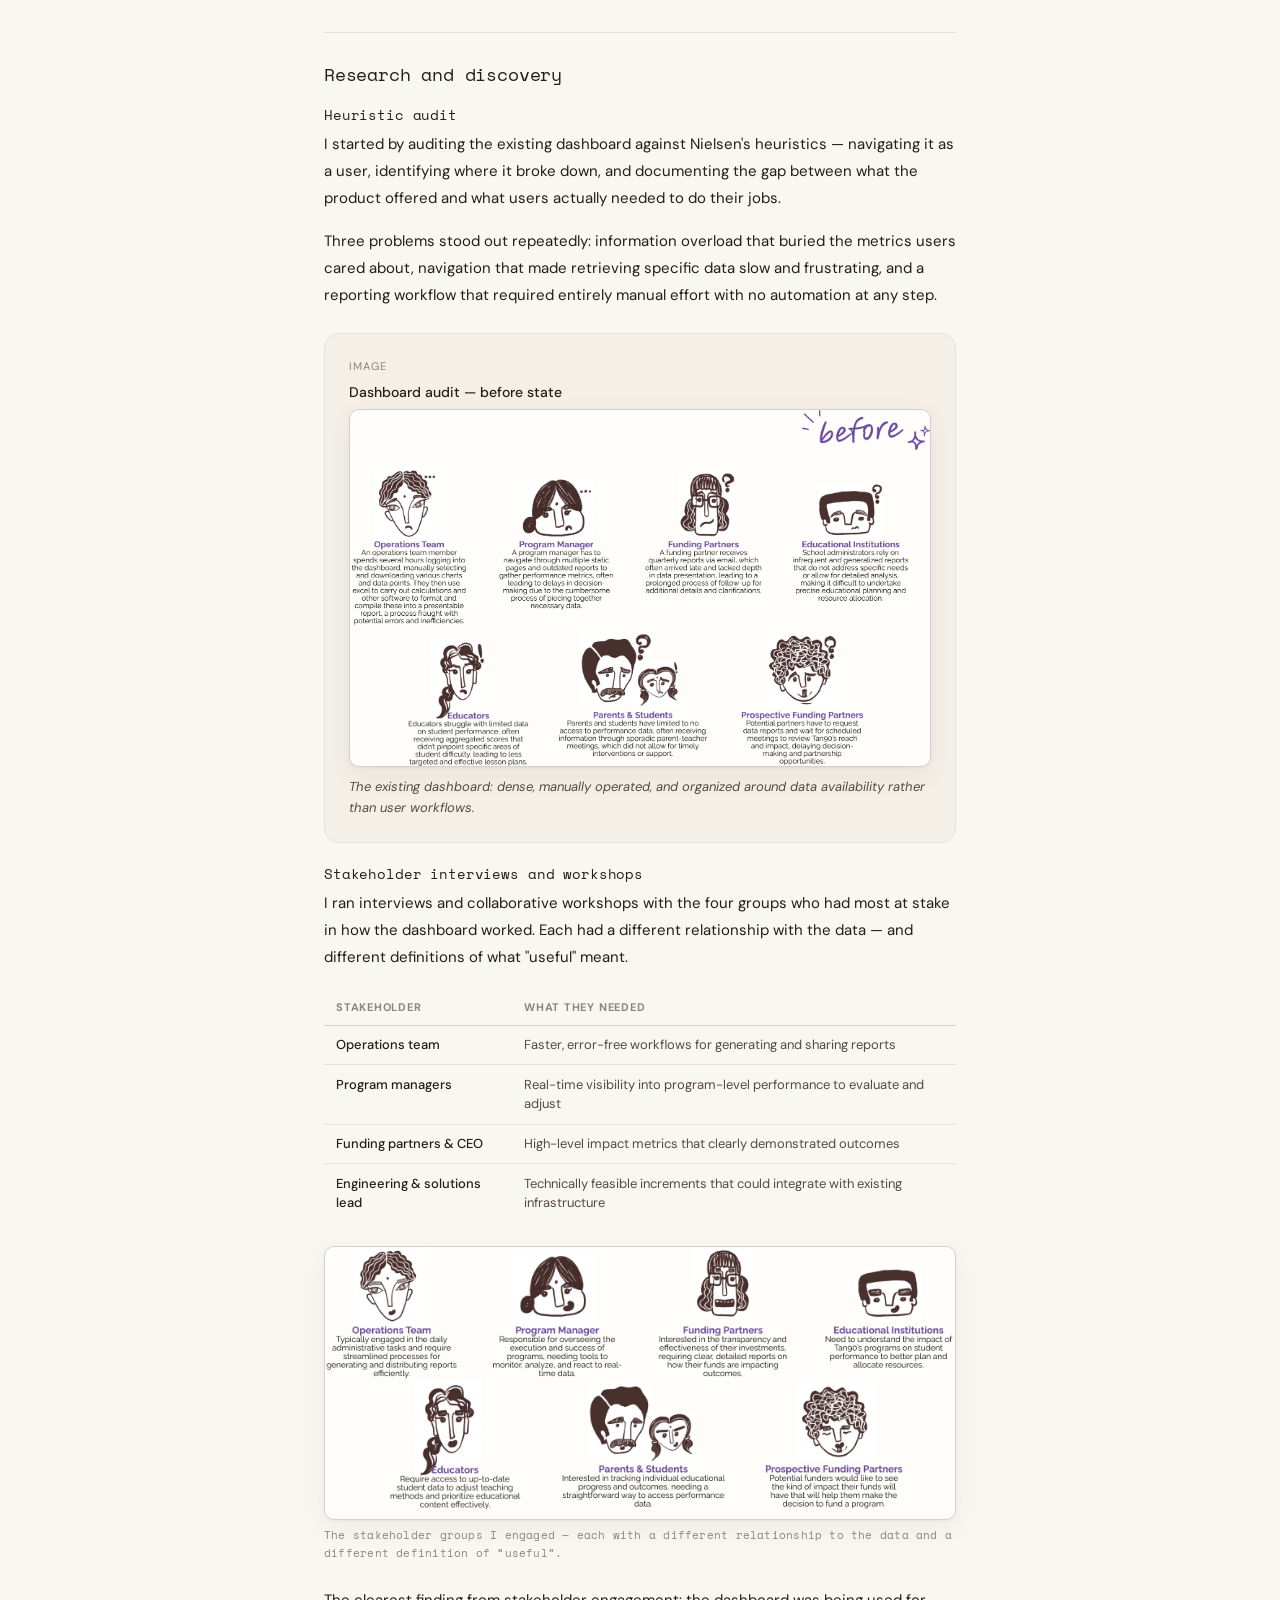
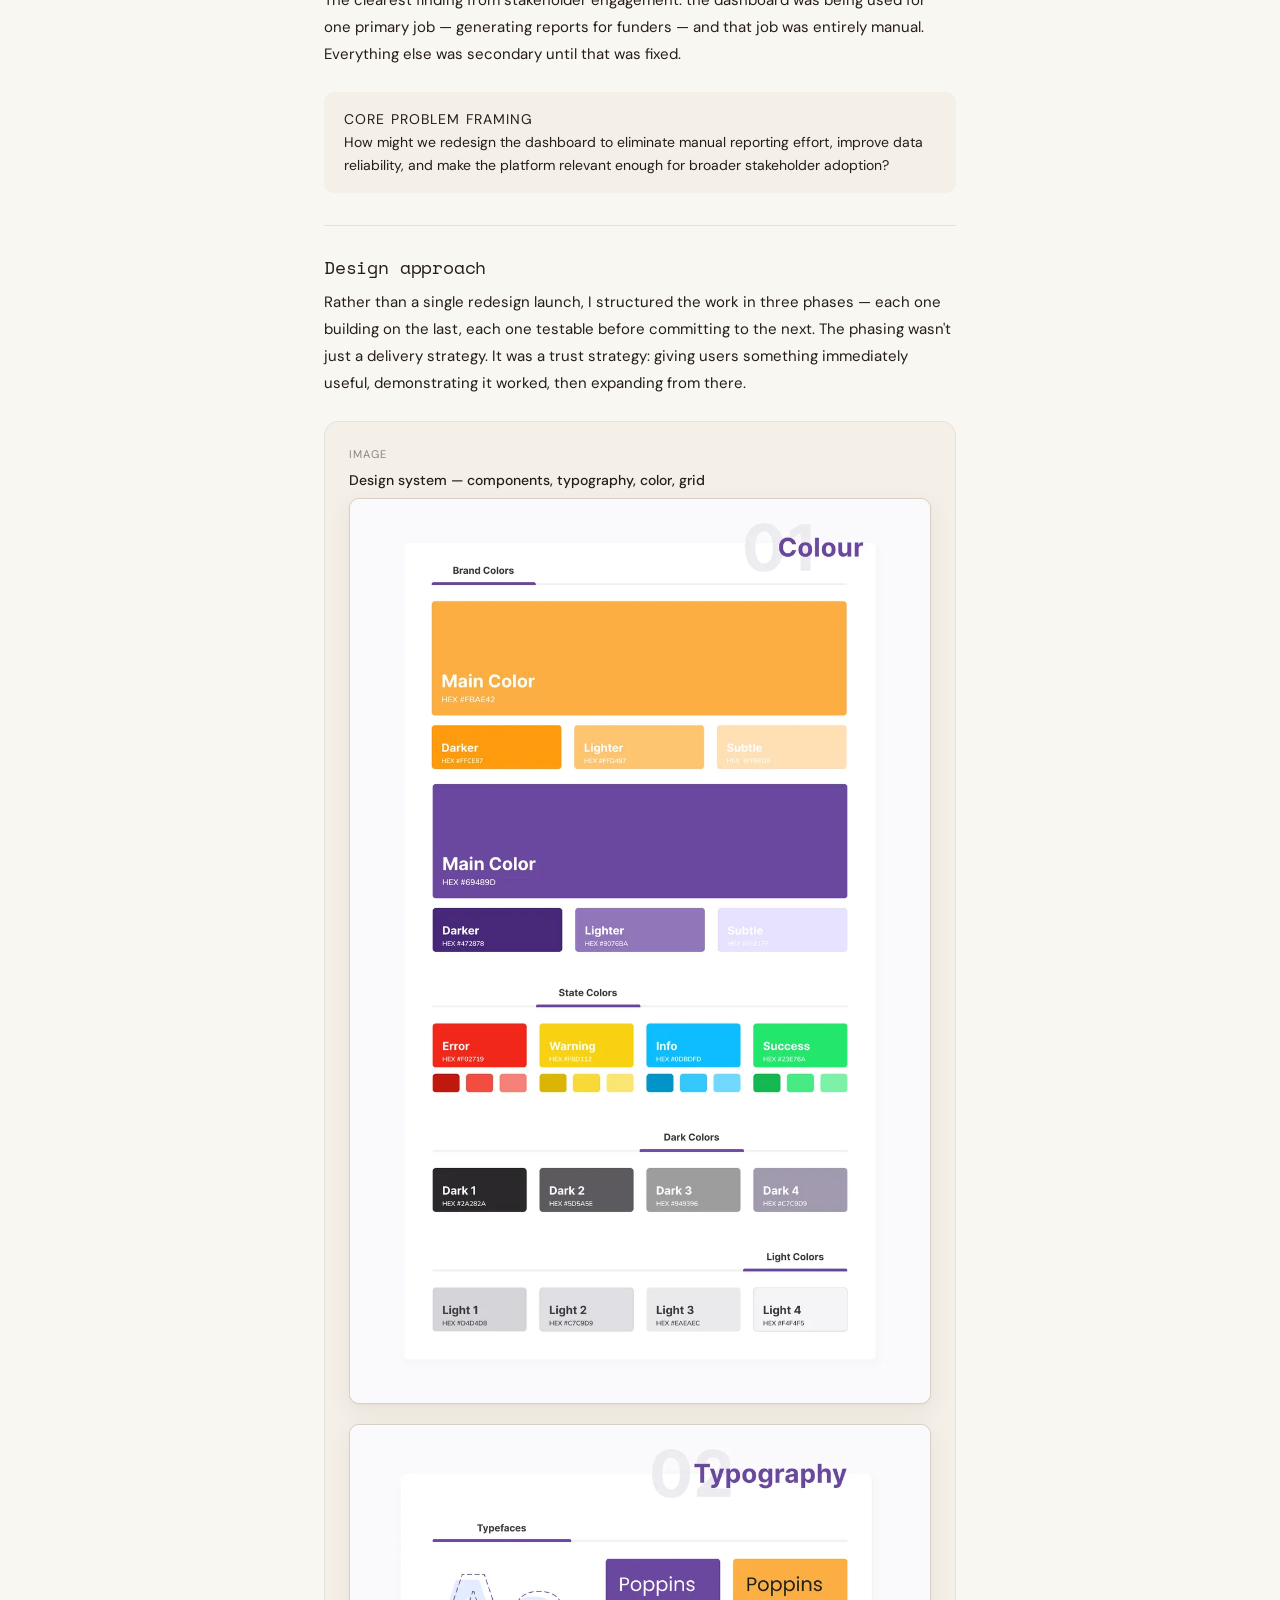
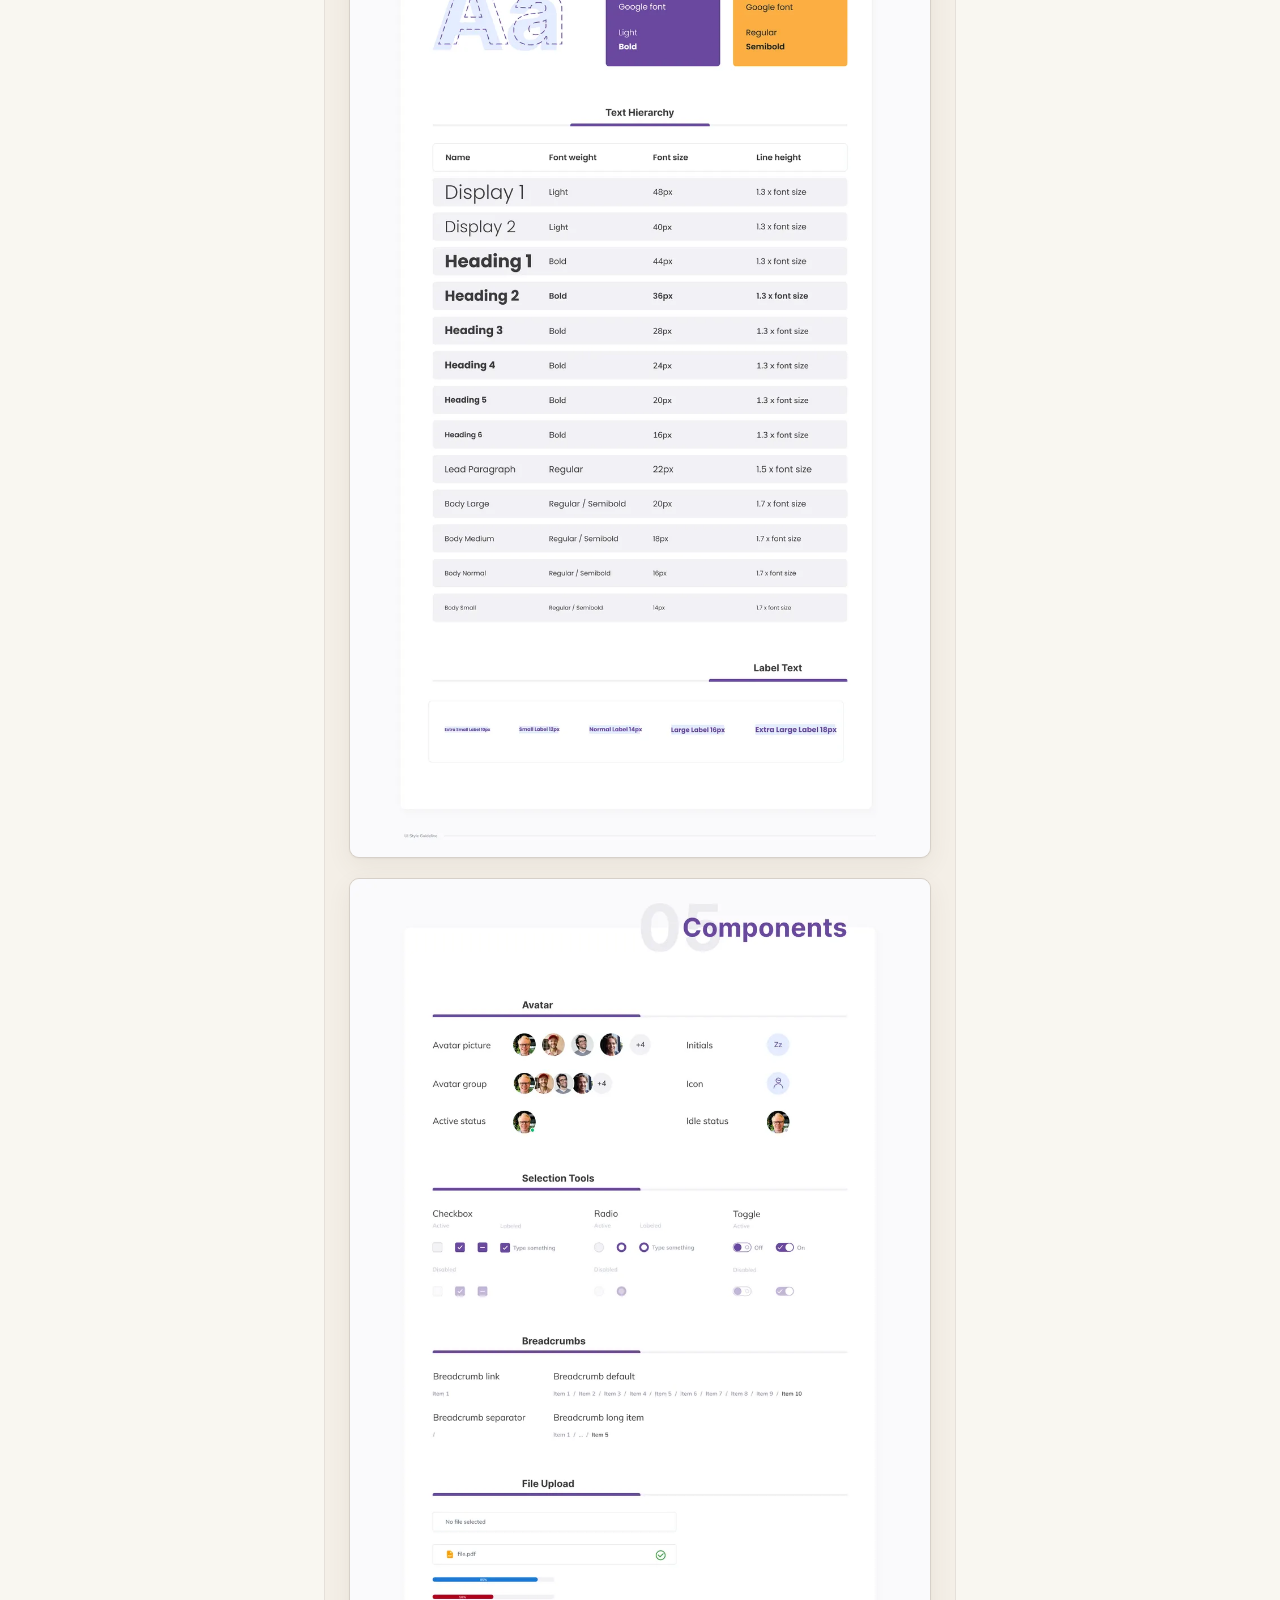
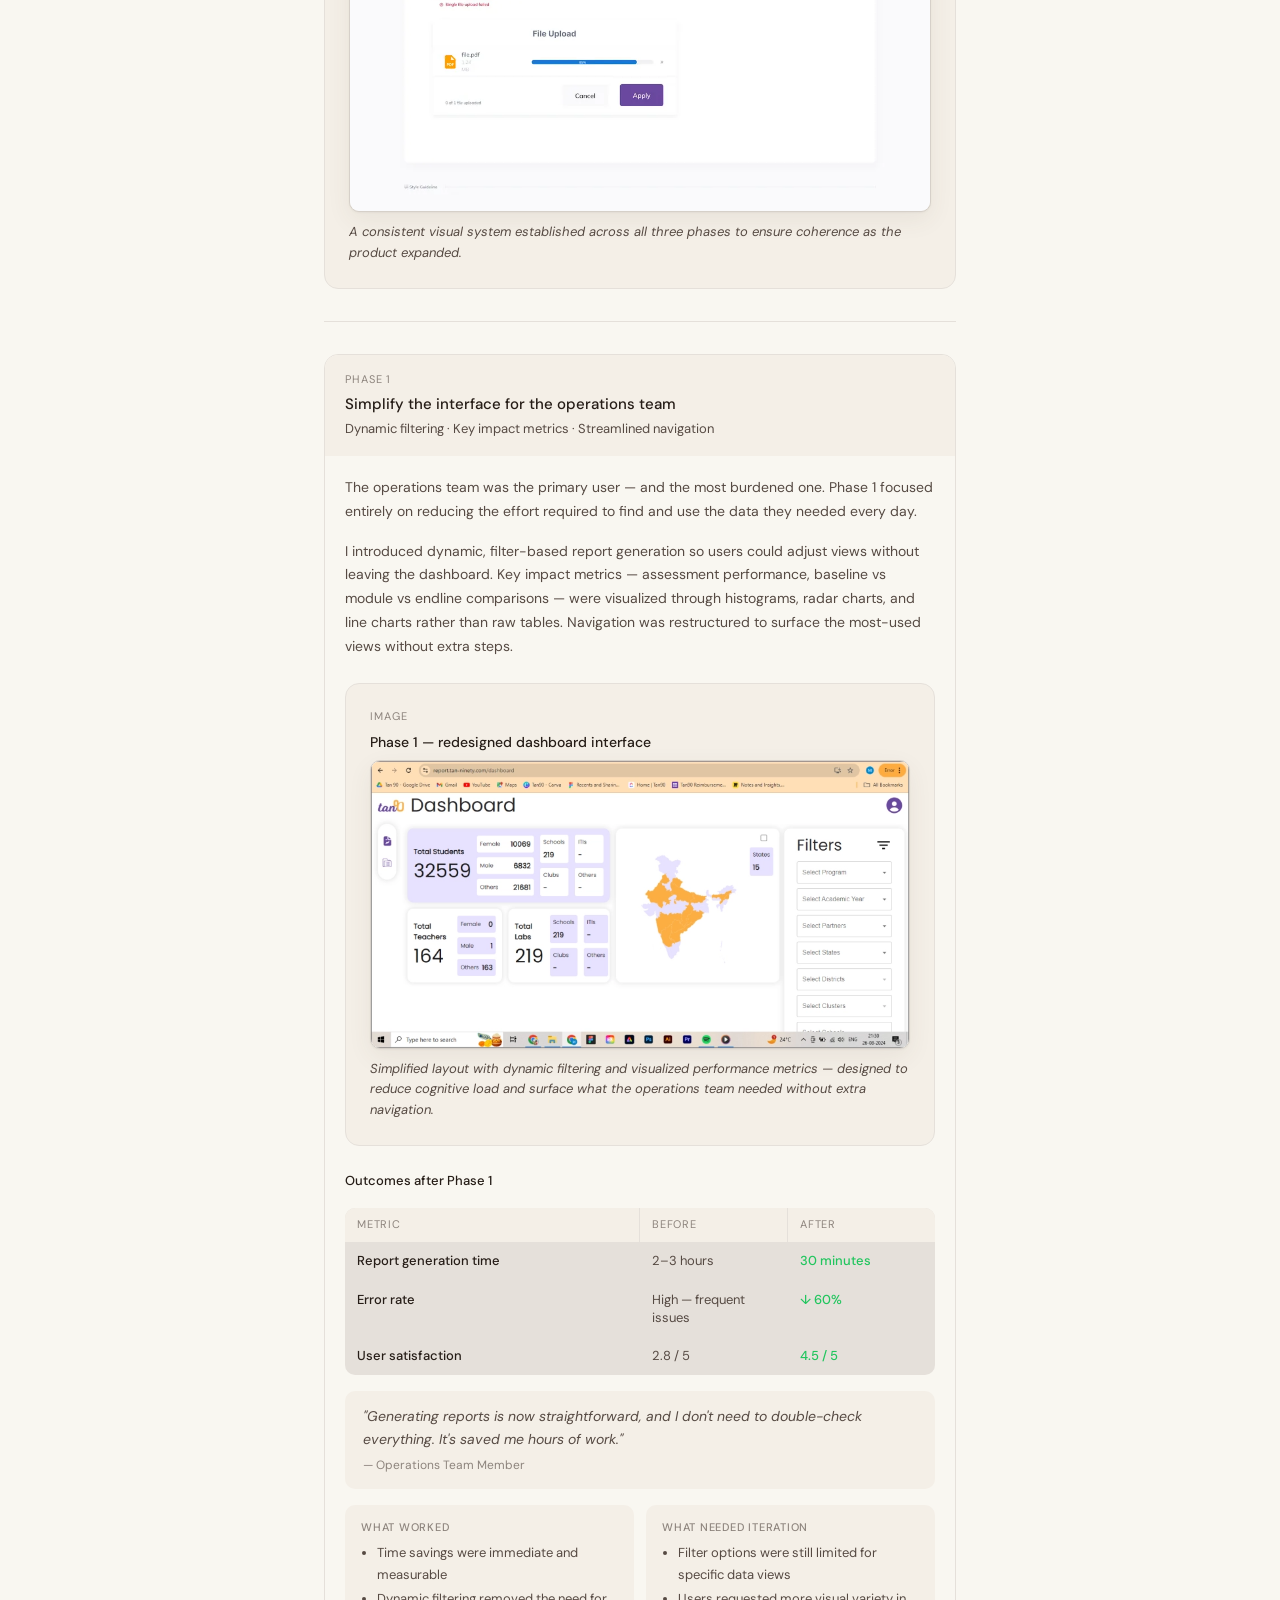
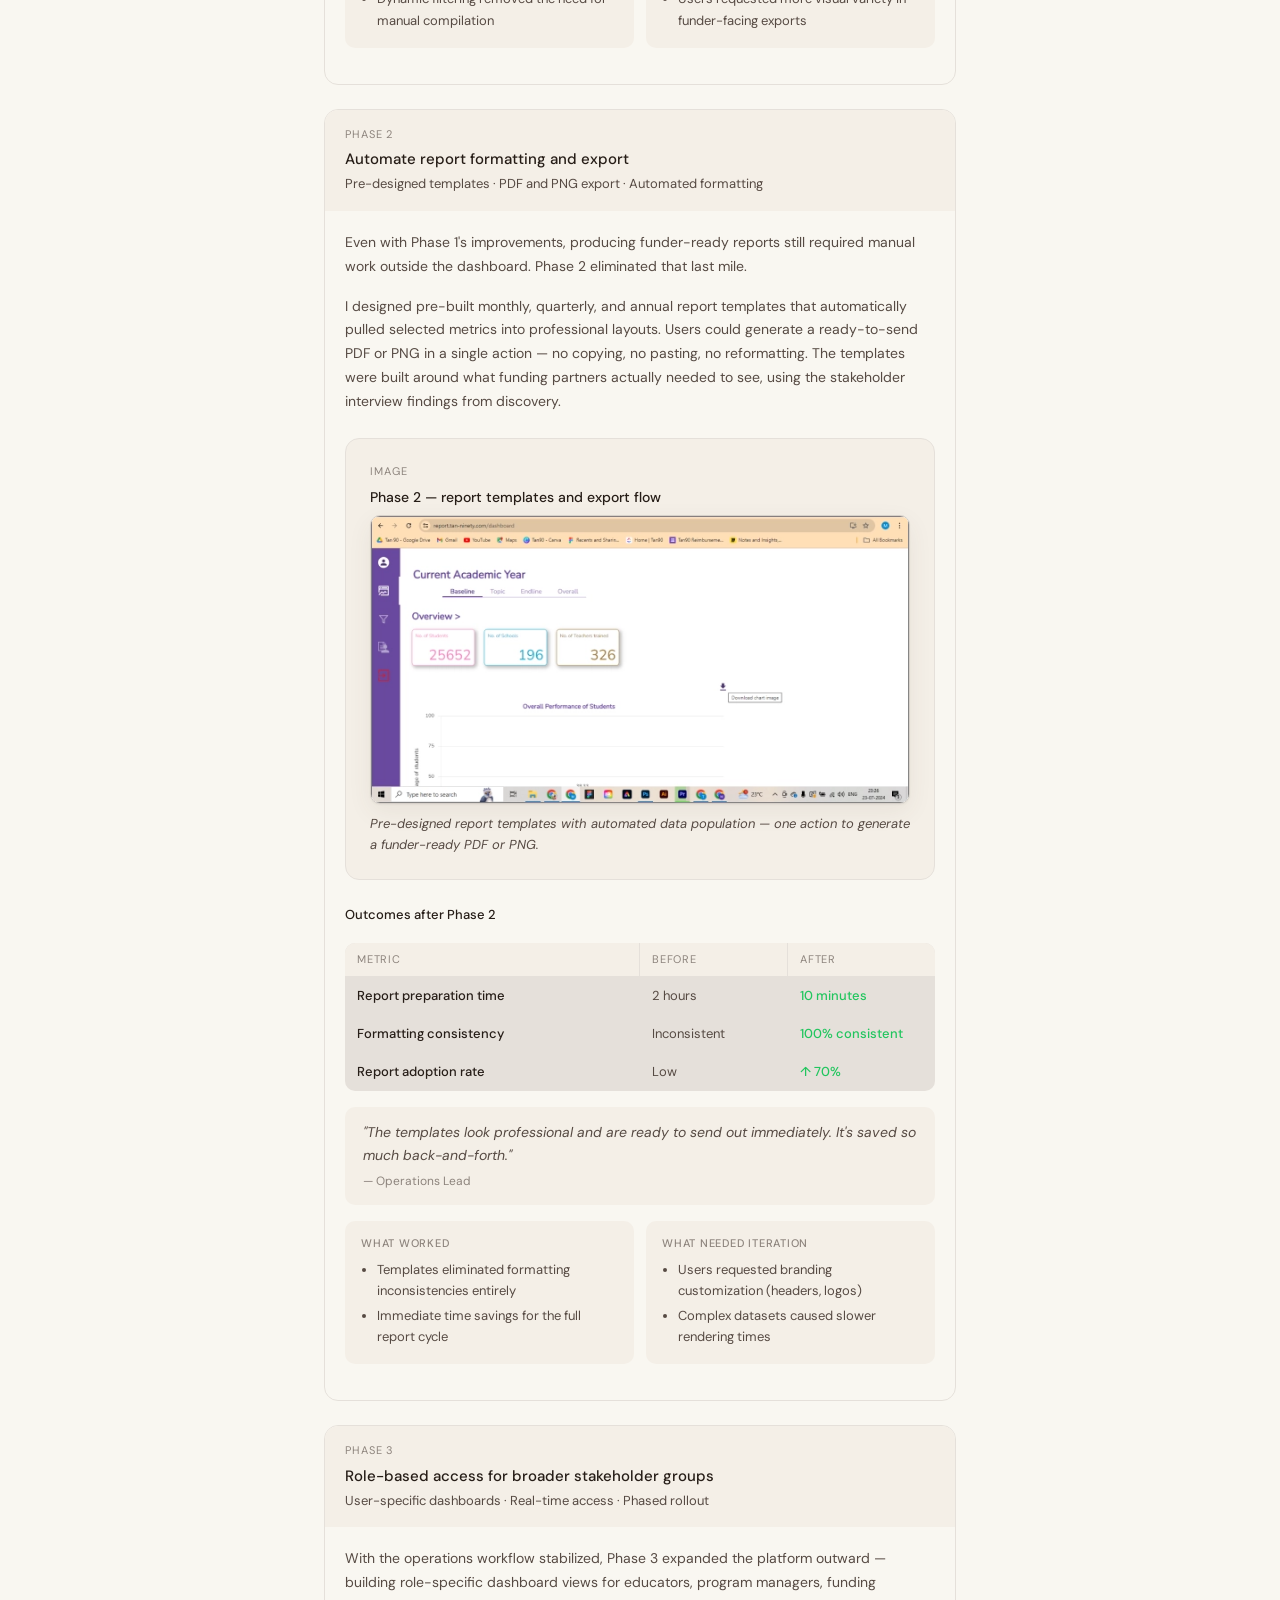
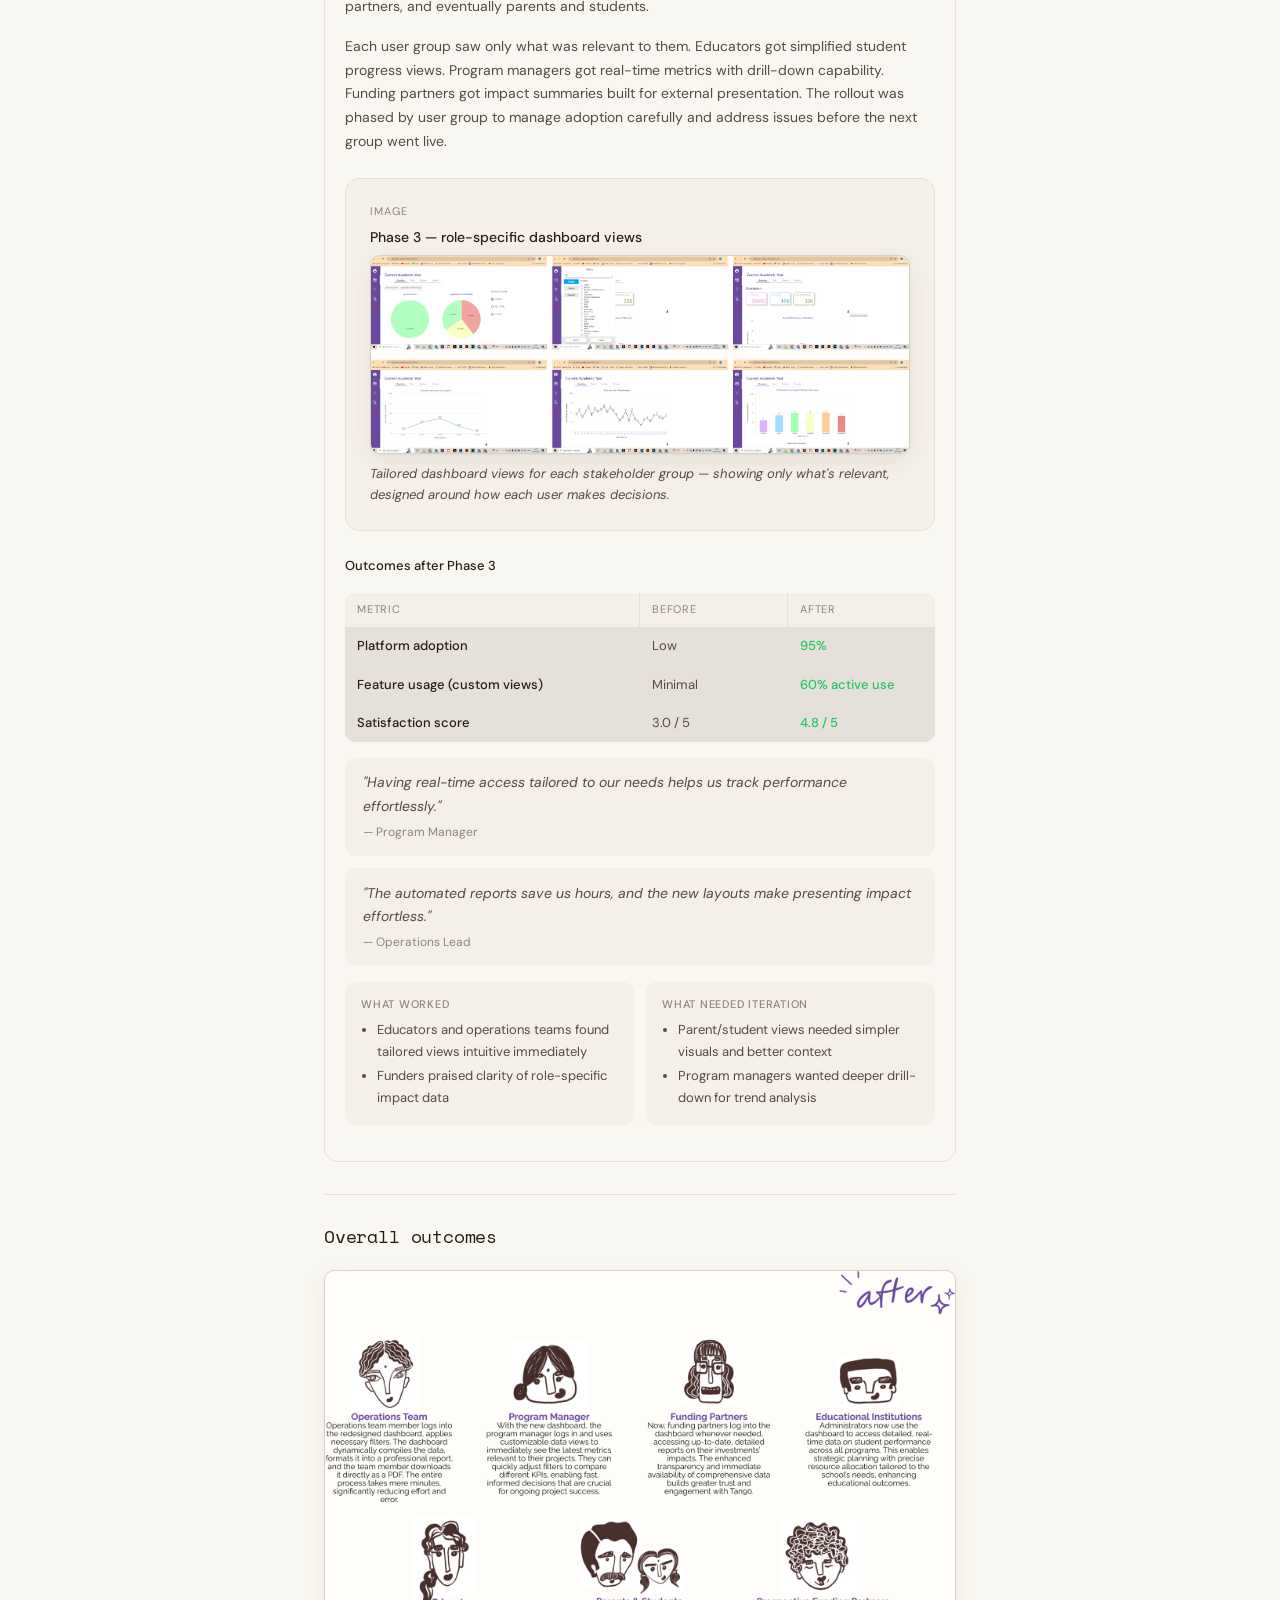
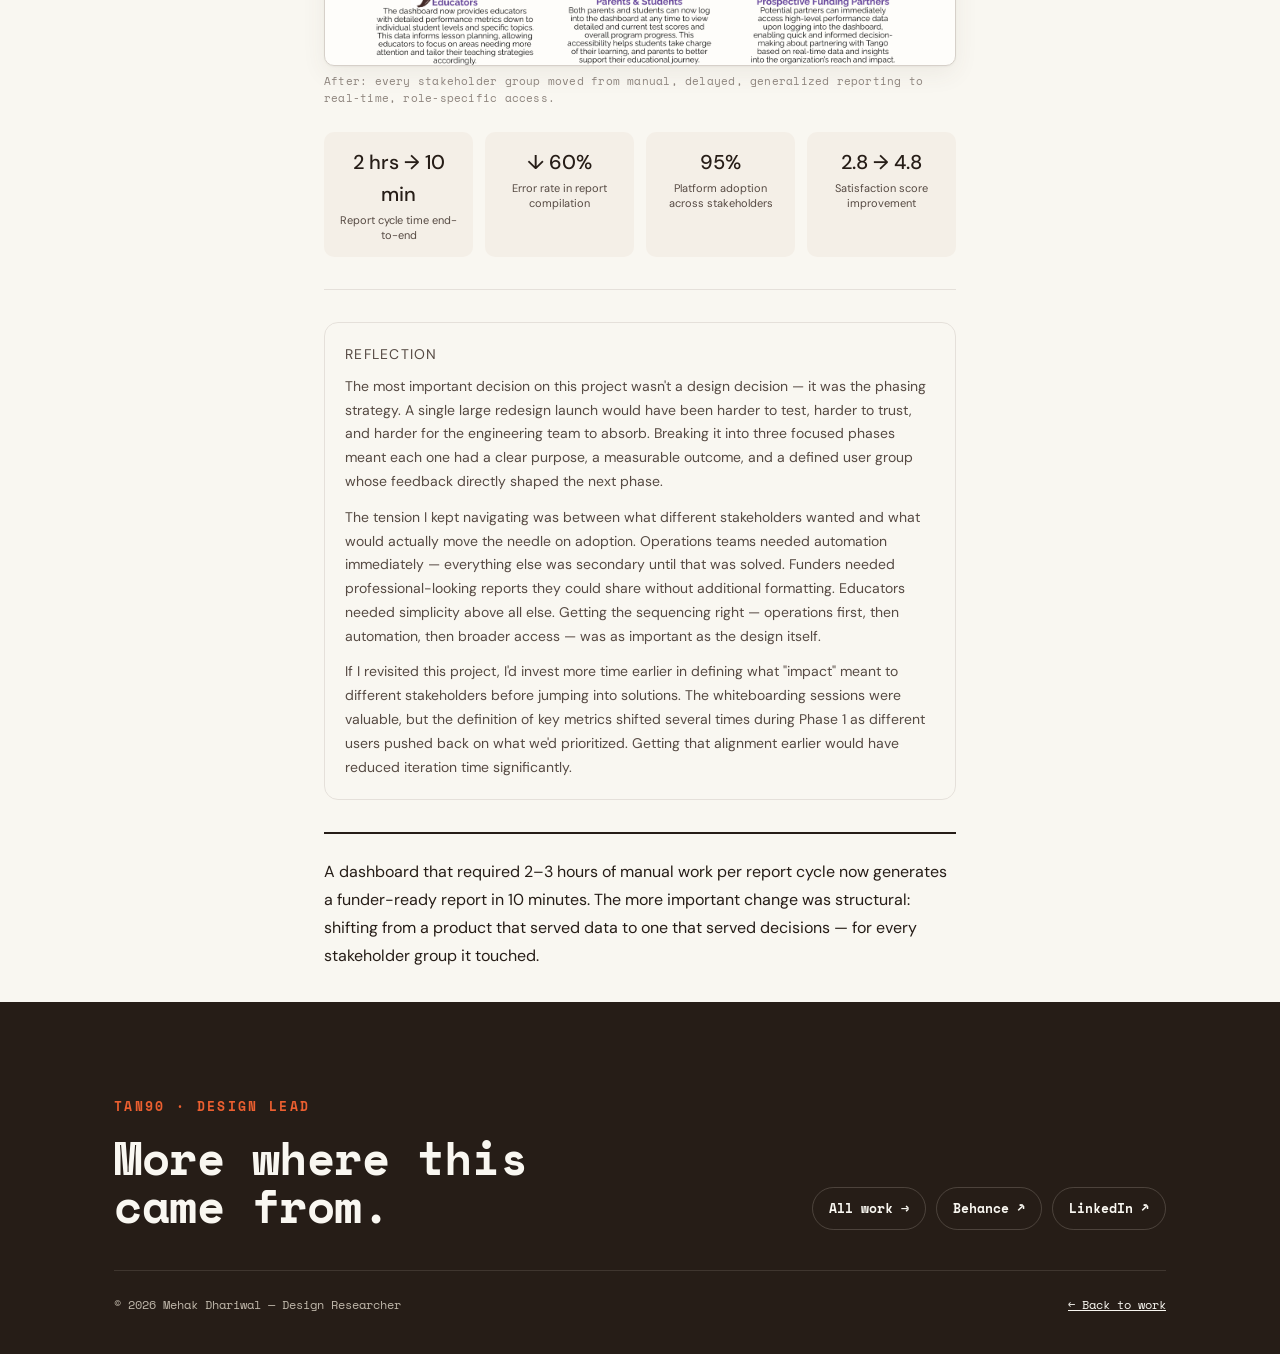
<file: tan90.html>
<!DOCTYPE html>
<html lang="en">
<head>
<meta charset="UTF-8">
<meta name="viewport" content="width=device-width, initial-scale=1.0">
<script>document.documentElement.classList.add('js');</script>
<title>Student Performance Dashboard — Tan90 &middot; Mehak Dhariwal</title>
<link rel="stylesheet" href="assets/styles.css">
</head>
<body data-screen-label="Tan90 Dashboard case study">
<header class="nav">
  <div class="nav-inner">
    <a class="brand" href="index.html">
      <span class="brand-mark"><img src="assets/img/avatar.png" alt="Mehak avatar"></span>
      <span class="brand-name">Mehak Dhariwal<small>Design Researcher</small></span>
    </a>
    <nav class="nav-links">
      <a href="index.html">Home</a>
      <a href="work.html" class="active">Work</a>
      <a href="game.html">Game</a>
      <a href="studio.html">Studio</a>
      <a href="lens.html">Lens</a>
    </nav>
    <a class="nav-cta" href="https://www.behance.net/mehakdhariwal" target="_blank" rel="noopener">Behance &#8599;</a>
    <button class="nav-toggle" aria-label="Menu"><span></span><span></span><span></span></button>
  </div>
</header>
<section class="section" style="padding-bottom:0;">
  <div class="wrap" style="max-width:760px;">
    <a class="textlink" href="work.html" style="border:0; font-size:13px; color:var(--ink-soft); padding:0;">&larr; All work</a>
  </div>
</section>
<main class="reader section" style="padding-top:clamp(16px,2.5vw,28px);">

<style>
  .cs{max-width:660px;padding:2rem 0;font-family:var(--font-sans)}
  .cs-label{font-size:11px;letter-spacing:.09em;text-transform:uppercase;color:var(--color-text-tertiary);margin-bottom:.5rem}
  .cs-h1{font-size:24px;font-weight:500;color:var(--color-text-primary);margin:0 0 .4rem;line-height:1.3}
  .cs-sub{font-size:15px;color:var(--color-text-secondary);margin:0 0 2rem}
  .cs-meta{display:flex;gap:20px;margin-bottom:2rem;flex-wrap:wrap}
  .cs-meta-item{display:flex;flex-direction:column;gap:3px}
  .cs-meta-item span:first-child{font-size:11px;color:var(--color-text-tertiary);text-transform:uppercase;letter-spacing:.07em}
  .cs-meta-item span:last-child{font-size:13px;color:var(--color-text-primary)}
  .cs-divider{border:none;border-top:.5px solid var(--color-border-tertiary);margin:2rem 0}
  .cs-body{font-size:15px;line-height:1.8;color:var(--color-text-primary);margin:0 0 1rem}
  .cs-h2{font-size:18px;font-weight:500;color:var(--color-text-primary);margin:2rem 0 .75rem}
  .cs-h3{font-size:14px;font-weight:500;color:var(--color-text-primary);margin:1.5rem 0 .5rem}
  .cs-pull{border-left:2px solid var(--color-border-secondary);padding:.5rem 0 .5rem 1.25rem;margin:1.5rem 0}
  .cs-pull p{font-size:15px;color:var(--color-text-secondary);font-style:italic;margin:0;line-height:1.7}
  .cs-insight{background:var(--color-background-secondary);border-radius:var(--border-radius-md);padding:1rem 1.25rem;margin:1.5rem 0}
  .cs-insight-label{font-size:11px;text-transform:uppercase;letter-spacing:.08em;color:var(--color-text-tertiary);margin-bottom:6px}
  .cs-insight p{font-size:14px;color:var(--color-text-primary);margin:0;line-height:1.65}
  .cs-img-placeholder{background:var(--color-background-secondary);border:.5px solid var(--color-border-tertiary);border-radius:var(--border-radius-lg);padding:1.5rem;margin:1.5rem 0;display:flex;flex-direction:column;gap:6px}
  .cs-img-label{font-size:11px;text-transform:uppercase;letter-spacing:.08em;color:var(--color-text-tertiary)}
  .cs-img-title{font-size:14px;font-weight:500;color:var(--color-text-primary)}
  .cs-img-caption{font-size:13px;color:var(--color-text-secondary);margin-top:4px;font-style:italic}
  .cs-img-area{background:var(--color-background-tertiary);border-radius:var(--border-radius-md);height:180px;display:flex;align-items:center;justify-content:center;margin:10px 0}
  .cs-img-area span{font-size:13px;color:var(--color-text-tertiary)}
  .cs-stat-row{display:grid;grid-template-columns:repeat(3,1fr);gap:12px;margin:1.5rem 0}
  .cs-stat{background:var(--color-background-secondary);border-radius:var(--border-radius-md);padding:.85rem 1rem}
  .cs-stat-num{font-size:22px;font-weight:500;color:var(--color-text-primary);margin:0 0 3px}
  .cs-stat-label{font-size:12px;color:var(--color-text-secondary);line-height:1.4;margin:0}
  .cs-phase{border:.5px solid var(--color-border-tertiary);border-radius:var(--border-radius-lg);margin:1.5rem 0;overflow:hidden}
  .cs-phase-header{background:var(--color-background-secondary);padding:1rem 1.25rem;display:flex;justify-content:space-between;align-items:flex-start;gap:12px}
  .cs-phase-header-left{}
  .cs-phase-num{font-size:11px;text-transform:uppercase;letter-spacing:.08em;color:var(--color-text-tertiary);margin-bottom:4px}
  .cs-phase-title{font-size:15px;font-weight:500;color:var(--color-text-primary);margin:0}
  .cs-phase-desc{font-size:13px;color:var(--color-text-secondary);margin:3px 0 0}
  .cs-phase-body{padding:1.25rem}
  .cs-phase-body p{font-size:14px;color:var(--color-text-secondary);line-height:1.7;margin:0 0 1rem}
  .cs-phase-body p:last-child{margin-bottom:0}
  .cs-outcome-row{display:grid;grid-template-columns:2fr 1fr 1fr;gap:1px;background:var(--color-border-tertiary);border-radius:var(--border-radius-md);overflow:hidden;margin:1rem 0}
  .cs-outcome-header{background:var(--color-background-secondary);padding:.5rem .75rem;font-size:11px;text-transform:uppercase;letter-spacing:.07em;color:var(--color-text-tertiary)}
  .cs-outcome-cell{background:var(--color-background-primary);padding:.6rem .75rem;font-size:13px;color:var(--color-text-secondary);line-height:1.4}
  .cs-outcome-cell.metric{color:var(--color-text-primary);font-weight:500}
  .cs-outcome-cell.after{color:#22c55e;font-weight:500}
  .cs-what-worked{display:grid;grid-template-columns:1fr 1fr;gap:12px;margin:1rem 0}
  .cs-ww-card{background:var(--color-background-secondary);border-radius:var(--border-radius-md);padding:.85rem 1rem}
  .cs-ww-card strong{font-size:11px;font-weight:500;text-transform:uppercase;letter-spacing:.07em;color:var(--color-text-tertiary);display:block;margin-bottom:6px}
  .cs-ww-card ul{margin:0;padding:0 0 0 1rem}
  .cs-ww-card ul li{font-size:13px;color:var(--color-text-secondary);line-height:1.65;margin-bottom:3px}
  .cs-quote{background:var(--color-background-secondary);border-radius:var(--border-radius-md);padding:.85rem 1.1rem;margin:.75rem 0;font-size:14px;color:var(--color-text-secondary);font-style:italic;line-height:1.65}
  .cs-quote span{display:block;font-size:12px;color:var(--color-text-tertiary);font-style:normal;margin-top:5px}
  .cs-stakeholder-table{width:100%;border-collapse:collapse;margin:1.25rem 0;font-size:13px}
  .cs-stakeholder-table th{text-align:left;font-size:11px;text-transform:uppercase;letter-spacing:.07em;color:var(--color-text-tertiary);padding:.5rem .75rem;border-bottom:.5px solid var(--color-border-secondary)}
  .cs-stakeholder-table td{padding:.6rem .75rem;border-bottom:.5px solid var(--color-border-tertiary);color:var(--color-text-secondary);vertical-align:top;line-height:1.5}
  .cs-stakeholder-table td:first-child{color:var(--color-text-primary);font-weight:500}
  .cs-stakeholder-table tr:last-child td{border-bottom:none}
  .cs-methods{display:flex;flex-wrap:wrap;gap:8px;margin:1rem 0}
  .cs-method-tag{font-size:12px;color:var(--color-text-secondary);background:var(--color-background-secondary);border-radius:4px;padding:3px 10px}
  .cs-rq{margin:0;padding:0;list-style:none}
  .cs-rq li{font-size:14px;color:var(--color-text-secondary);line-height:1.7;padding:.5rem 0;border-bottom:.5px solid var(--color-border-tertiary);display:flex;gap:12px}
  .cs-rq li:last-child{border-bottom:none}
  .cs-rq-num{color:var(--color-text-tertiary);min-width:18px;font-size:13px}
  .cs-reflection{border:.5px solid var(--color-border-tertiary);border-radius:var(--border-radius-lg);padding:1.25rem;margin:2rem 0}
  .cs-reflection p{font-size:14px;color:var(--color-text-secondary);line-height:1.7;margin:0 0 .75rem}
  .cs-reflection p:last-child{margin-bottom:0}
  .cs-takeaway{border-top:2px solid var(--color-border-primary);padding-top:1.5rem;margin-top:2rem}
  .cs-takeaway p{font-size:16px;color:var(--color-text-primary);line-height:1.75;margin:0}
  .cs-outcome-summary{display:grid;grid-template-columns:repeat(4,1fr);gap:12px;margin:1.5rem 0}
  .cs-os{background:var(--color-background-secondary);border-radius:var(--border-radius-md);padding:.85rem 1rem;text-align:center}
  .cs-os-num{font-size:20px;font-weight:500;color:var(--color-text-primary);margin:0 0 3px}
  .cs-os-label{font-size:11px;color:var(--color-text-secondary);line-height:1.4;margin:0}
</style>

<div class="cs">
  <p class="cs-label">UX Design · EdTech · 2023–2024</p>
  <h1 class="cs-h1">Student Performance Dashboard</h1>
  <p class="cs-sub">Redesigning Tan90's internal reporting tool — from a manually operated dashboard to an automated, role-specific platform serving educators, operations teams, and funding partners</p>

  <div class="cs-meta">
    <div class="cs-meta-item"><span>Company</span><span>Tan90</span></div>
    <div class="cs-meta-item"><span>Role</span><span>Design Lead</span></div>
    <div class="cs-meta-item"><span>Scope</span><span>Research · Strategy · Design · Testing</span></div>
    <div class="cs-meta-item"><span>Timeline</span><span>3 phases across 2023–2024</span></div>
  </div>

  <hr class="cs-divider">

  <h2 class="cs-h2">The problem</h2>
  <p class="cs-body">Tan90 builds educational products for schools — STEAM labs, clubs, and learning kits — designed to bring hands-on learning into classrooms. Alongside the programs, they ran a student performance dashboard intended to give educators, operations staff, and funding partners visibility into outcomes.</p>
  <p class="cs-body">In practice, the dashboard wasn't doing that job. The operations team spent 2–3 hours every month manually downloading charts and statistics, pasting them into pre-designed templates, and compiling reports for funders. The dashboard itself was underused — too complex, too slow, and not organized around how people actually worked.</p>

  <div class="cs-pull"><p>"The manual process is tedious and slow. By the time we share reports, the data often feels outdated." — Operations Team</p></div>

  <div class="cs-stat-row">
    <div class="cs-stat"><p class="cs-stat-num">2–3 hrs</p><p class="cs-stat-label">Spent per report cycle, manually</p></div>
    <div class="cs-stat"><p class="cs-stat-num">2.8/5</p><p class="cs-stat-label">User satisfaction before redesign</p></div>
    <div class="cs-stat"><p class="cs-stat-num">Low</p><p class="cs-stat-label">Adoption across stakeholder groups</p></div>
  </div>

  <hr class="cs-divider">

  <figure style="margin:1.5rem 0;"><img class="ui-shot" src="assets/img/tan90-products.webp" alt="Tan90 educational products"><figcaption class="ui-cap">What Tan90 builds — Natkhat STEAM Lab, the Math Magic Box learning kit, and the Natkhat STEAM Club.</figcaption></figure><h2 class="cs-h2">My role</h2>
  <p class="cs-body">I led the project from research through to delivery across all three phases — responsible for the audit, stakeholder engagement, design, prototyping, usability testing, and handoff. I worked closely with the engineering team and a solutioning mentor to keep decisions grounded in what was technically feasible at each stage.</p>
  <div class="cs-methods">
    <span class="cs-method-tag">Heuristic audit</span>
    <span class="cs-method-tag">Stakeholder interviews</span>
    <span class="cs-method-tag">Workshop facilitation</span>
    <span class="cs-method-tag">Wireframing</span>
    <span class="cs-method-tag">Prototyping</span>
    <span class="cs-method-tag">Usability testing</span>
    <span class="cs-method-tag">Phased delivery</span>
  </div>

  <hr class="cs-divider">

  <h2 class="cs-h2">Research and discovery</h2>

  <h3 class="cs-h3">Heuristic audit</h3>
  <p class="cs-body">I started by auditing the existing dashboard against Nielsen's heuristics — navigating it as a user, identifying where it broke down, and documenting the gap between what the product offered and what users actually needed to do their jobs.</p>
  <p class="cs-body">Three problems stood out repeatedly: information overload that buried the metrics users cared about, navigation that made retrieving specific data slow and frustrating, and a reporting workflow that required entirely manual effort with no automation at any step.</p>

  <div class="cs-img-placeholder">
    <span class="cs-img-label">Image</span>
    <span class="cs-img-title">Dashboard audit — before state</span>
    <img class="ui-shot" src="assets/img/tan90-before.webp" alt="Before-state experience of each stakeholder group">
    <span class="cs-img-caption">The existing dashboard: dense, manually operated, and organized around data availability rather than user workflows.</span>
  </div>

  <h3 class="cs-h3">Stakeholder interviews and workshops</h3>
  <p class="cs-body">I ran interviews and collaborative workshops with the four groups who had most at stake in how the dashboard worked. Each had a different relationship with the data — and different definitions of what "useful" meant.</p>

  <table class="cs-stakeholder-table">
    <thead><tr><th>Stakeholder</th><th>What they needed</th></tr></thead>
    <tbody>
      <tr><td>Operations team</td><td>Faster, error-free workflows for generating and sharing reports</td></tr>
      <tr><td>Program managers</td><td>Real-time visibility into program-level performance to evaluate and adjust</td></tr>
      <tr><td>Funding partners & CEO</td><td>High-level impact metrics that clearly demonstrated outcomes</td></tr>
      <tr><td>Engineering & solutions lead</td><td>Technically feasible increments that could integrate with existing infrastructure</td></tr>
    </tbody>
  </table>

  <figure style="margin:1.5rem 0;"><img class="ui-shot" src="assets/img/tan90-stakeholders.webp" alt="The four stakeholder groups"><figcaption class="ui-cap">The stakeholder groups I engaged — each with a different relationship to the data and a different definition of “useful”.</figcaption></figure><p class="cs-body">The clearest finding from stakeholder engagement: the dashboard was being used for one primary job — generating reports for funders — and that job was entirely manual. Everything else was secondary until that was fixed.</p>

  <div class="cs-insight">
    <p class="cs-insight-label">Core problem framing</p>
    <p>How might we redesign the dashboard to eliminate manual reporting effort, improve data reliability, and make the platform relevant enough for broader stakeholder adoption?</p>
  </div>

  <hr class="cs-divider">

  <h2 class="cs-h2">Design approach</h2>
  <p class="cs-body">Rather than a single redesign launch, I structured the work in three phases — each one building on the last, each one testable before committing to the next. The phasing wasn't just a delivery strategy. It was a trust strategy: giving users something immediately useful, demonstrating it worked, then expanding from there.</p>

  <div class="cs-img-placeholder">
    <span class="cs-img-label">Image</span>
    <span class="cs-img-title">Design system — components, typography, color, grid</span>
    <img class="ui-shot" src="assets/img/tan90-colors.webp" alt="Color system" style="margin-bottom:14px;"><img class="ui-shot" src="assets/img/tan90-type.webp" alt="Typography system" style="margin-bottom:14px;"><img class="ui-shot" src="assets/img/tan90-components.webp" alt="Component library">
    <span class="cs-img-caption">A consistent visual system established across all three phases to ensure coherence as the product expanded.</span>
  </div>

  <hr class="cs-divider">

  <div class="cs-phase">
    <div class="cs-phase-header">
      <div class="cs-phase-header-left">
        <p class="cs-phase-num">Phase 1</p>
        <p class="cs-phase-title">Simplify the interface for the operations team</p>
        <p class="cs-phase-desc">Dynamic filtering · Key impact metrics · Streamlined navigation</p>
      </div>
    </div>
    <div class="cs-phase-body">
      <p>The operations team was the primary user — and the most burdened one. Phase 1 focused entirely on reducing the effort required to find and use the data they needed every day.</p>
      <p>I introduced dynamic, filter-based report generation so users could adjust views without leaving the dashboard. Key impact metrics — assessment performance, baseline vs module vs endline comparisons — were visualized through histograms, radar charts, and line charts rather than raw tables. Navigation was restructured to surface the most-used views without extra steps.</p>

      <div class="cs-img-placeholder">
        <span class="cs-img-label">Image</span>
        <span class="cs-img-title">Phase 1 — redesigned dashboard interface</span>
        <img class="ui-shot" src="assets/img/tan90-dashboard.webp" alt="Redesigned dashboard overview with dynamic filters and key metrics">
        <span class="cs-img-caption">Simplified layout with dynamic filtering and visualized performance metrics — designed to reduce cognitive load and surface what the operations team needed without extra navigation.</span>
      </div>

      <p style="font-size:13px;font-weight:500;color:var(--color-text-primary);margin:1.25rem 0 .5rem">Outcomes after Phase 1</p>
      <div class="cs-outcome-row">
        <div class="cs-outcome-header">Metric</div><div class="cs-outcome-header">Before</div><div class="cs-outcome-header">After</div>
        <div class="cs-outcome-cell metric">Report generation time</div><div class="cs-outcome-cell">2–3 hours</div><div class="cs-outcome-cell after">30 minutes</div>
        <div class="cs-outcome-cell metric">Error rate</div><div class="cs-outcome-cell">High — frequent issues</div><div class="cs-outcome-cell after">↓ 60%</div>
        <div class="cs-outcome-cell metric">User satisfaction</div><div class="cs-outcome-cell">2.8 / 5</div><div class="cs-outcome-cell after">4.5 / 5</div>
      </div>

      <div class="cs-quote">"Generating reports is now straightforward, and I don't need to double-check everything. It's saved me hours of work."<span>— Operations Team Member</span></div>

      <div class="cs-what-worked">
        <div class="cs-ww-card">
          <strong>What worked</strong>
          <ul>
            <li>Time savings were immediate and measurable</li>
            <li>Dynamic filtering removed the need for manual compilation</li>
          </ul>
        </div>
        <div class="cs-ww-card">
          <strong>What needed iteration</strong>
          <ul>
            <li>Filter options were still limited for specific data views</li>
            <li>Users requested more visual variety in funder-facing exports</li>
          </ul>
        </div>
      </div>
    </div>
  </div>

  <div class="cs-phase">
    <div class="cs-phase-header">
      <div class="cs-phase-header-left">
        <p class="cs-phase-num">Phase 2</p>
        <p class="cs-phase-title">Automate report formatting and export</p>
        <p class="cs-phase-desc">Pre-designed templates · PDF and PNG export · Automated formatting</p>
      </div>
    </div>
    <div class="cs-phase-body">
      <p>Even with Phase 1's improvements, producing funder-ready reports still required manual work outside the dashboard. Phase 2 eliminated that last mile.</p>
      <p>I designed pre-built monthly, quarterly, and annual report templates that automatically pulled selected metrics into professional layouts. Users could generate a ready-to-send PDF or PNG in a single action — no copying, no pasting, no reformatting. The templates were built around what funding partners actually needed to see, using the stakeholder interview findings from discovery.</p>

      <div class="cs-img-placeholder">
        <span class="cs-img-label">Image</span>
        <span class="cs-img-title">Phase 2 — report templates and export flow</span>
        <img class="ui-shot" src="assets/img/tan90-baseline.webp" alt="Current academic year report view with chart export">
        <span class="cs-img-caption">Pre-designed report templates with automated data population — one action to generate a funder-ready PDF or PNG.</span>
      </div>

      <p style="font-size:13px;font-weight:500;color:var(--color-text-primary);margin:1.25rem 0 .5rem">Outcomes after Phase 2</p>
      <div class="cs-outcome-row">
        <div class="cs-outcome-header">Metric</div><div class="cs-outcome-header">Before</div><div class="cs-outcome-header">After</div>
        <div class="cs-outcome-cell metric">Report preparation time</div><div class="cs-outcome-cell">2 hours</div><div class="cs-outcome-cell after">10 minutes</div>
        <div class="cs-outcome-cell metric">Formatting consistency</div><div class="cs-outcome-cell">Inconsistent</div><div class="cs-outcome-cell after">100% consistent</div>
        <div class="cs-outcome-cell metric">Report adoption rate</div><div class="cs-outcome-cell">Low</div><div class="cs-outcome-cell after">↑ 70%</div>
      </div>

      <div class="cs-quote">"The templates look professional and are ready to send out immediately. It's saved so much back-and-forth."<span>— Operations Lead</span></div>

      <div class="cs-what-worked">
        <div class="cs-ww-card">
          <strong>What worked</strong>
          <ul>
            <li>Templates eliminated formatting inconsistencies entirely</li>
            <li>Immediate time savings for the full report cycle</li>
          </ul>
        </div>
        <div class="cs-ww-card">
          <strong>What needed iteration</strong>
          <ul>
            <li>Users requested branding customization (headers, logos)</li>
            <li>Complex datasets caused slower rendering times</li>
          </ul>
        </div>
      </div>
    </div>
  </div>

  <div class="cs-phase">
    <div class="cs-phase-header">
      <div class="cs-phase-header-left">
        <p class="cs-phase-num">Phase 3</p>
        <p class="cs-phase-title">Role-based access for broader stakeholder groups</p>
        <p class="cs-phase-desc">User-specific dashboards · Real-time access · Phased rollout</p>
      </div>
    </div>
    <div class="cs-phase-body">
      <p>With the operations workflow stabilized, Phase 3 expanded the platform outward — building role-specific dashboard views for educators, program managers, funding partners, and eventually parents and students.</p>
      <p>Each user group saw only what was relevant to them. Educators got simplified student progress views. Program managers got real-time metrics with drill-down capability. Funding partners got impact summaries built for external presentation. The rollout was phased by user group to manage adoption carefully and address issues before the next group went live.</p>

      <div class="cs-img-placeholder">
        <span class="cs-img-label">Image</span>
        <span class="cs-img-title">Phase 3 — role-specific dashboard views</span>
        <img class="ui-shot" src="assets/img/tan90-views.webp" alt="Role-specific dashboard views and chart variety">
        <span class="cs-img-caption">Tailored dashboard views for each stakeholder group — showing only what's relevant, designed around how each user makes decisions.</span>
      </div>

      <p style="font-size:13px;font-weight:500;color:var(--color-text-primary);margin:1.25rem 0 .5rem">Outcomes after Phase 3</p>
      <div class="cs-outcome-row">
        <div class="cs-outcome-header">Metric</div><div class="cs-outcome-header">Before</div><div class="cs-outcome-header">After</div>
        <div class="cs-outcome-cell metric">Platform adoption</div><div class="cs-outcome-cell">Low</div><div class="cs-outcome-cell after">95%</div>
        <div class="cs-outcome-cell metric">Feature usage (custom views)</div><div class="cs-outcome-cell">Minimal</div><div class="cs-outcome-cell after">60% active use</div>
        <div class="cs-outcome-cell metric">Satisfaction score</div><div class="cs-outcome-cell">3.0 / 5</div><div class="cs-outcome-cell after">4.8 / 5</div>
      </div>

      <div class="cs-quote">"Having real-time access tailored to our needs helps us track performance effortlessly."<span>— Program Manager</span></div>
      <div class="cs-quote">"The automated reports save us hours, and the new layouts make presenting impact effortless."<span>— Operations Lead</span></div>

      <div class="cs-what-worked">
        <div class="cs-ww-card">
          <strong>What worked</strong>
          <ul>
            <li>Educators and operations teams found tailored views intuitive immediately</li>
            <li>Funders praised clarity of role-specific impact data</li>
          </ul>
        </div>
        <div class="cs-ww-card">
          <strong>What needed iteration</strong>
          <ul>
            <li>Parent/student views needed simpler visuals and better context</li>
            <li>Program managers wanted deeper drill-down for trend analysis</li>
          </ul>
        </div>
      </div>
    </div>
  </div>

  <hr class="cs-divider">

  <h2 class="cs-h2">Overall outcomes</h2><figure style="margin:1.5rem 0;"><img class="ui-shot" src="assets/img/tan90-after.webp" alt="After-state experience of each stakeholder group"><figcaption class="ui-cap">After: every stakeholder group moved from manual, delayed, generalized reporting to real-time, role-specific access.</figcaption></figure>
  <div class="cs-outcome-summary">
    <div class="cs-os"><p class="cs-os-num">2 hrs → 10 min</p><p class="cs-os-label">Report cycle time end-to-end</p></div>
    <div class="cs-os"><p class="cs-os-num">↓ 60%</p><p class="cs-os-label">Error rate in report compilation</p></div>
    <div class="cs-os"><p class="cs-os-num">95%</p><p class="cs-os-label">Platform adoption across stakeholders</p></div>
    <div class="cs-os"><p class="cs-os-num">2.8 → 4.8</p><p class="cs-os-label">Satisfaction score improvement</p></div>
  </div>

  <hr class="cs-divider">

  <div class="cs-reflection">
    <p class="cs-label" style="margin-bottom:8px">Reflection</p>
    <p>The most important decision on this project wasn't a design decision — it was the phasing strategy. A single large redesign launch would have been harder to test, harder to trust, and harder for the engineering team to absorb. Breaking it into three focused phases meant each one had a clear purpose, a measurable outcome, and a defined user group whose feedback directly shaped the next phase.</p>
    <p>The tension I kept navigating was between what different stakeholders wanted and what would actually move the needle on adoption. Operations teams needed automation immediately — everything else was secondary until that was solved. Funders needed professional-looking reports they could share without additional formatting. Educators needed simplicity above all else. Getting the sequencing right — operations first, then automation, then broader access — was as important as the design itself.</p>
    <p>If I revisited this project, I'd invest more time earlier in defining what "impact" meant to different stakeholders before jumping into solutions. The whiteboarding sessions were valuable, but the definition of key metrics shifted several times during Phase 1 as different users pushed back on what we'd prioritized. Getting that alignment earlier would have reduced iteration time significantly.</p>
  </div>

  <div class="cs-takeaway">
    <p>A dashboard that required 2–3 hours of manual work per report cycle now generates a funder-ready report in 10 minutes. The more important change was structural: shifting from a product that served data to one that served decisions — for every stakeholder group it touched.</p>
  </div>
</div>

</main>
<footer class="foot">
  <div class="wrap">
    <div class="foot-top">
      <div>
        <span class="eyebrow no-rule" style="color:var(--orange);">Tan90 &middot; Design Lead</span>
        <h2 style="margin-top:14px;">More where this<br>came from.</h2>
      </div>
      <div class="foot-socials">
        <a href="work.html">All work &rarr;</a>
        <a href="https://www.behance.net/mehakdhariwal" target="_blank" rel="noopener">Behance &#8599;</a>
        <a href="https://www.linkedin.com/in/mehak-dhariwal/" target="_blank" rel="noopener">LinkedIn &#8599;</a>
      </div>
    </div>
    <div class="foot-bottom">
      <span>&copy; 2026 Mehak Dhariwal &mdash; Design Researcher</span>
      <a href="work.html">&larr; Back to work</a>
    </div>
  </div>
</footer>
<script src="assets/site.js"></script>
</body>
</html>
</file>
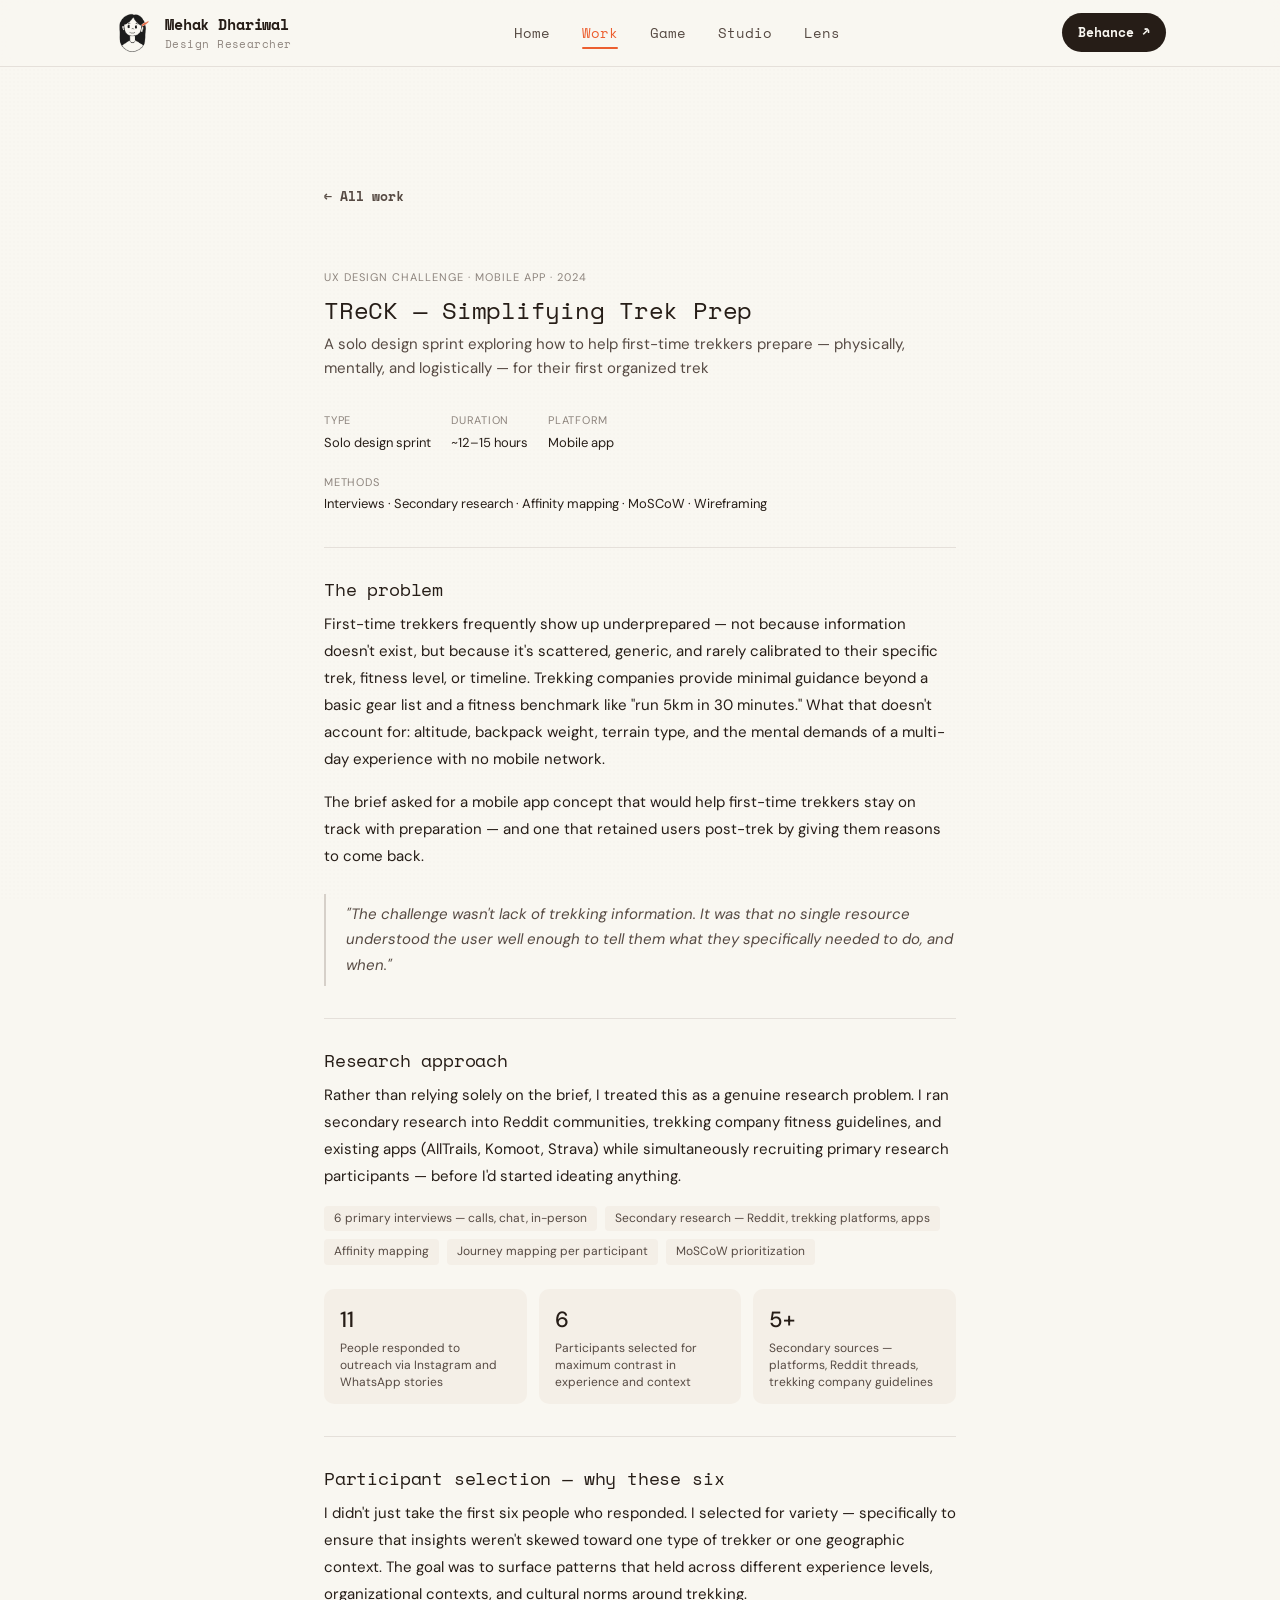
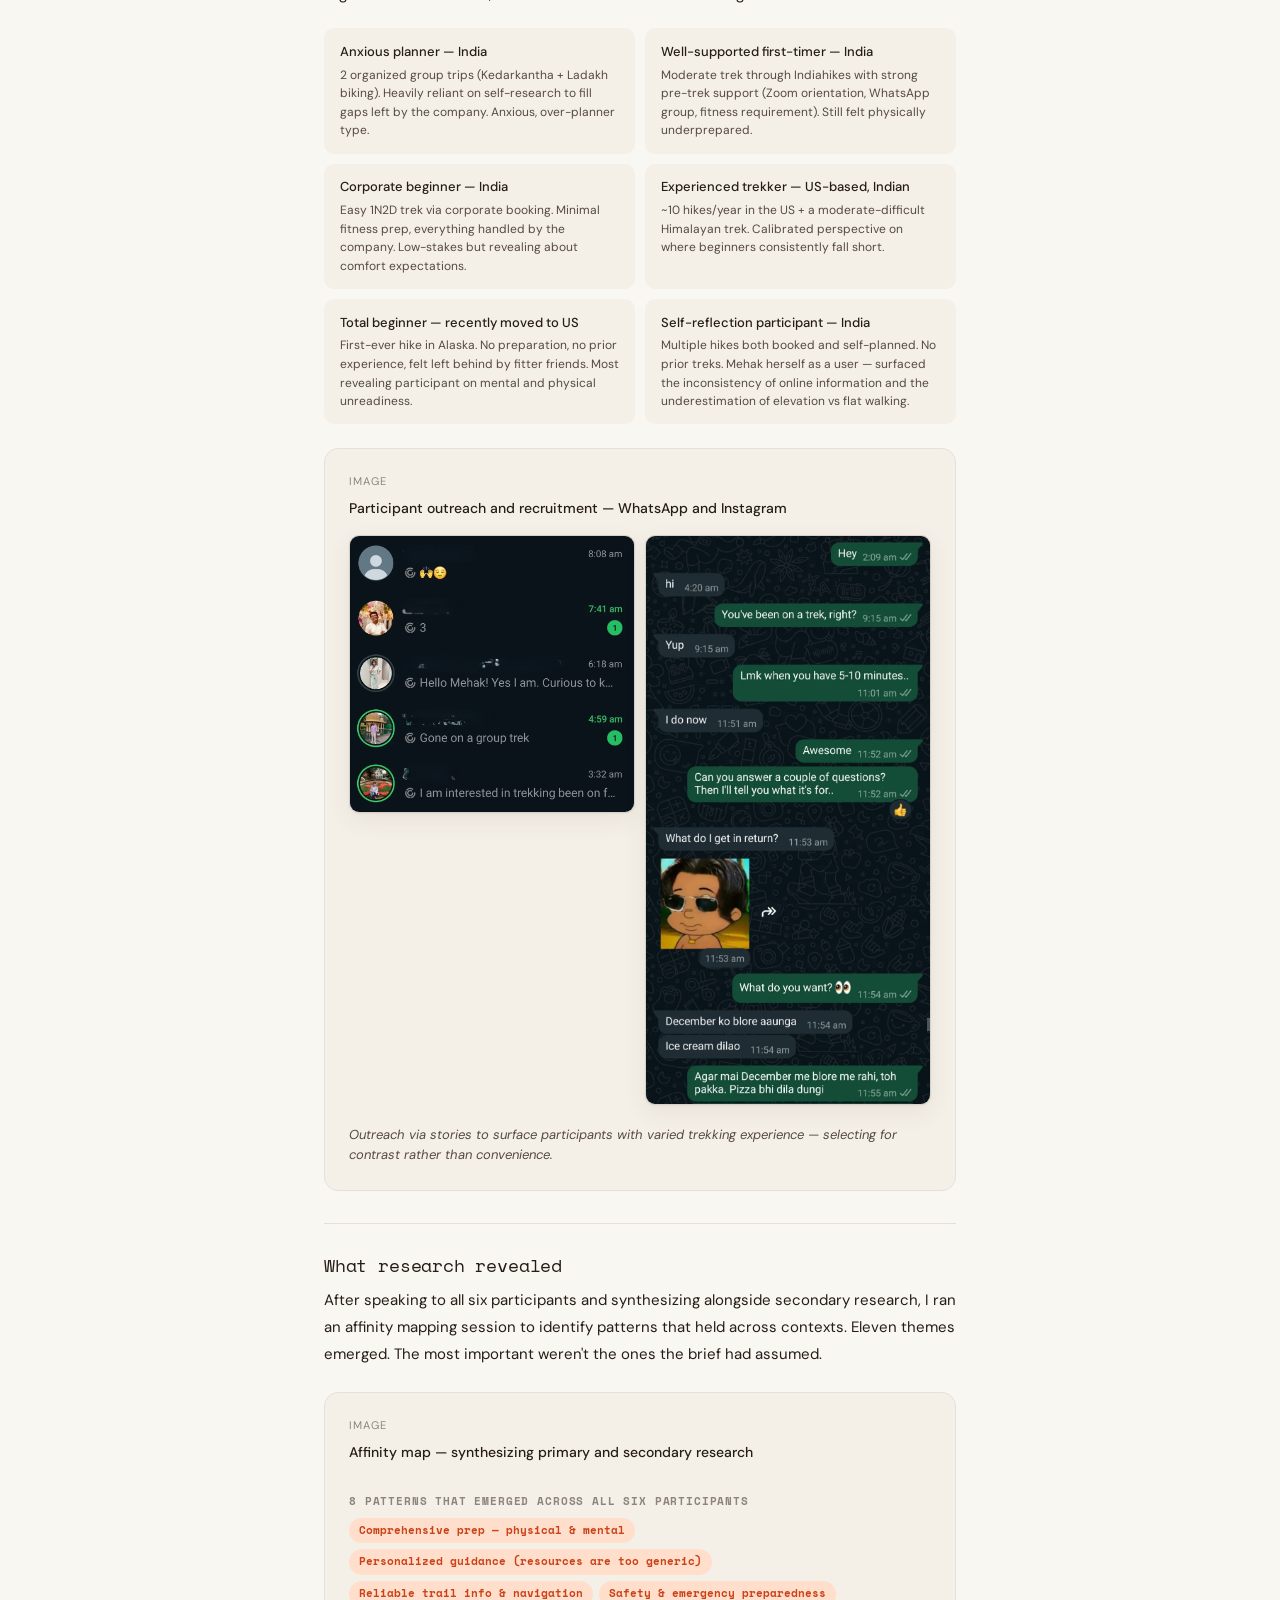
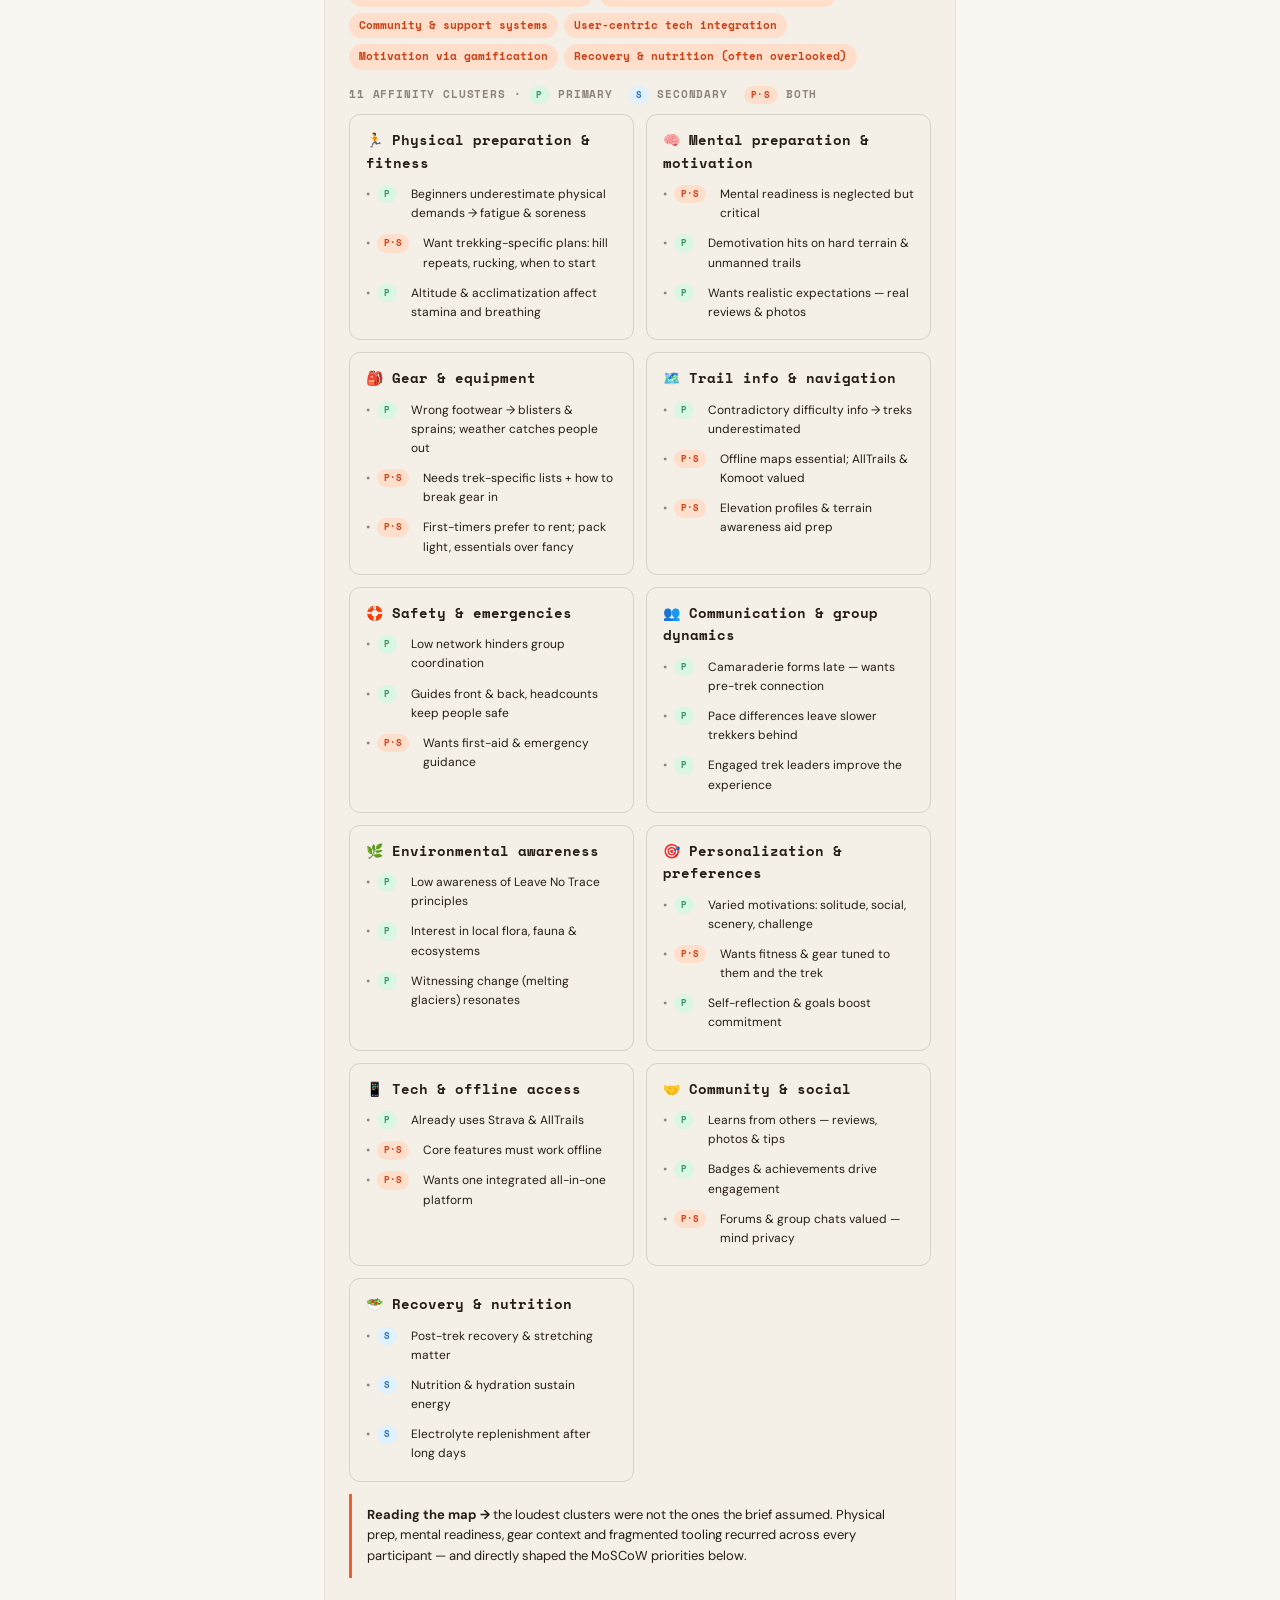
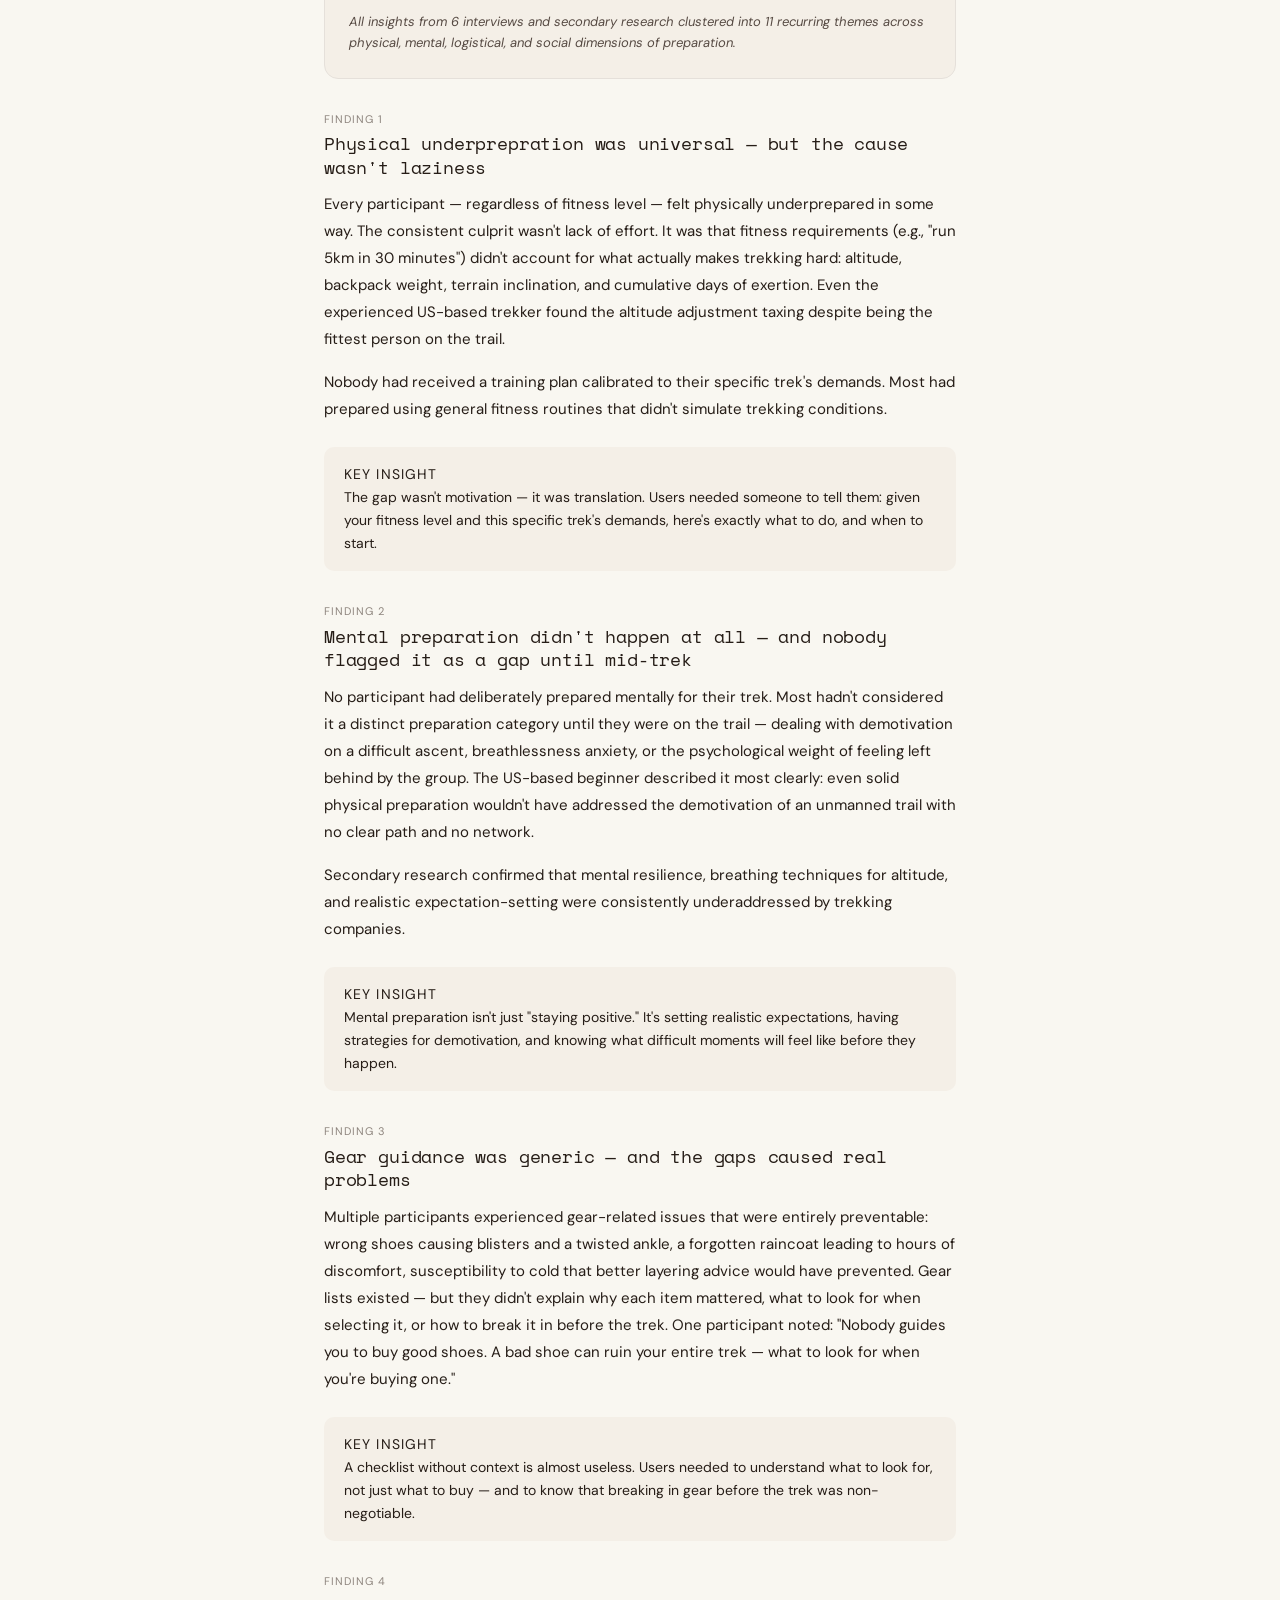
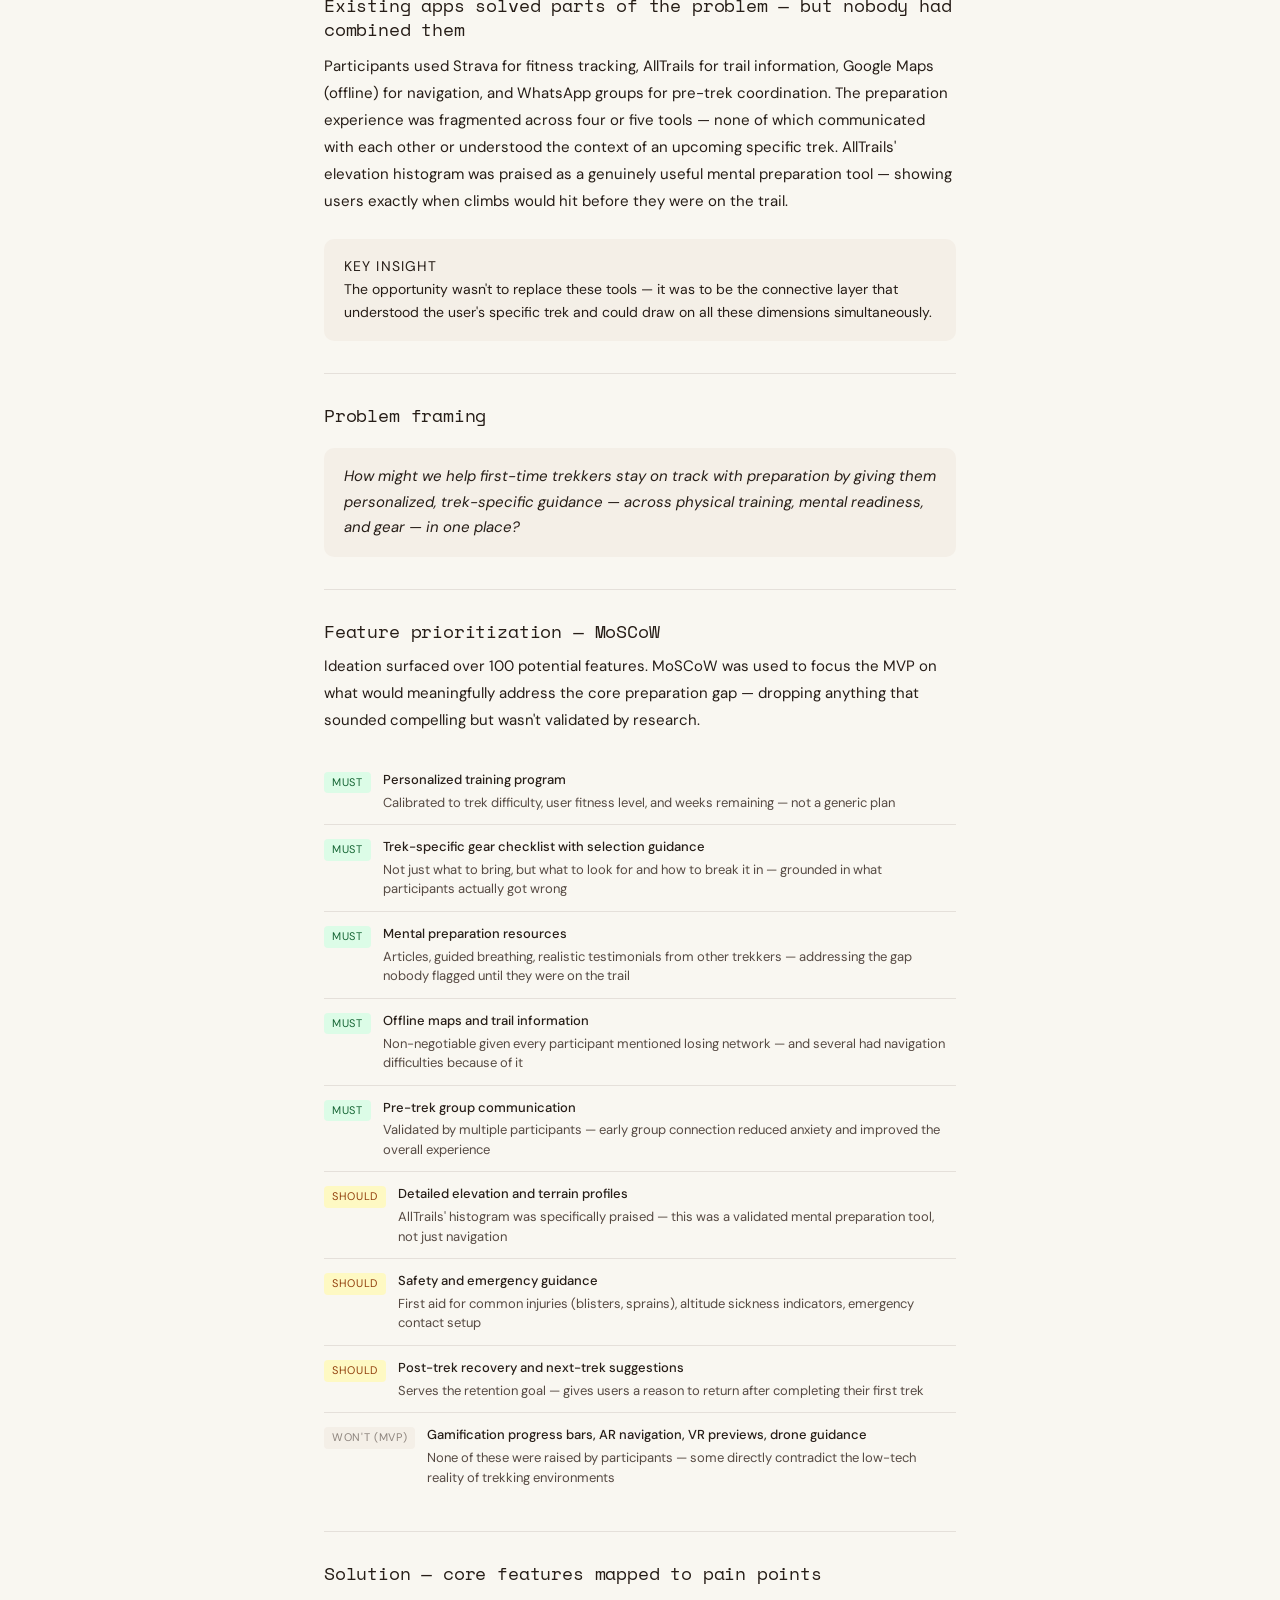
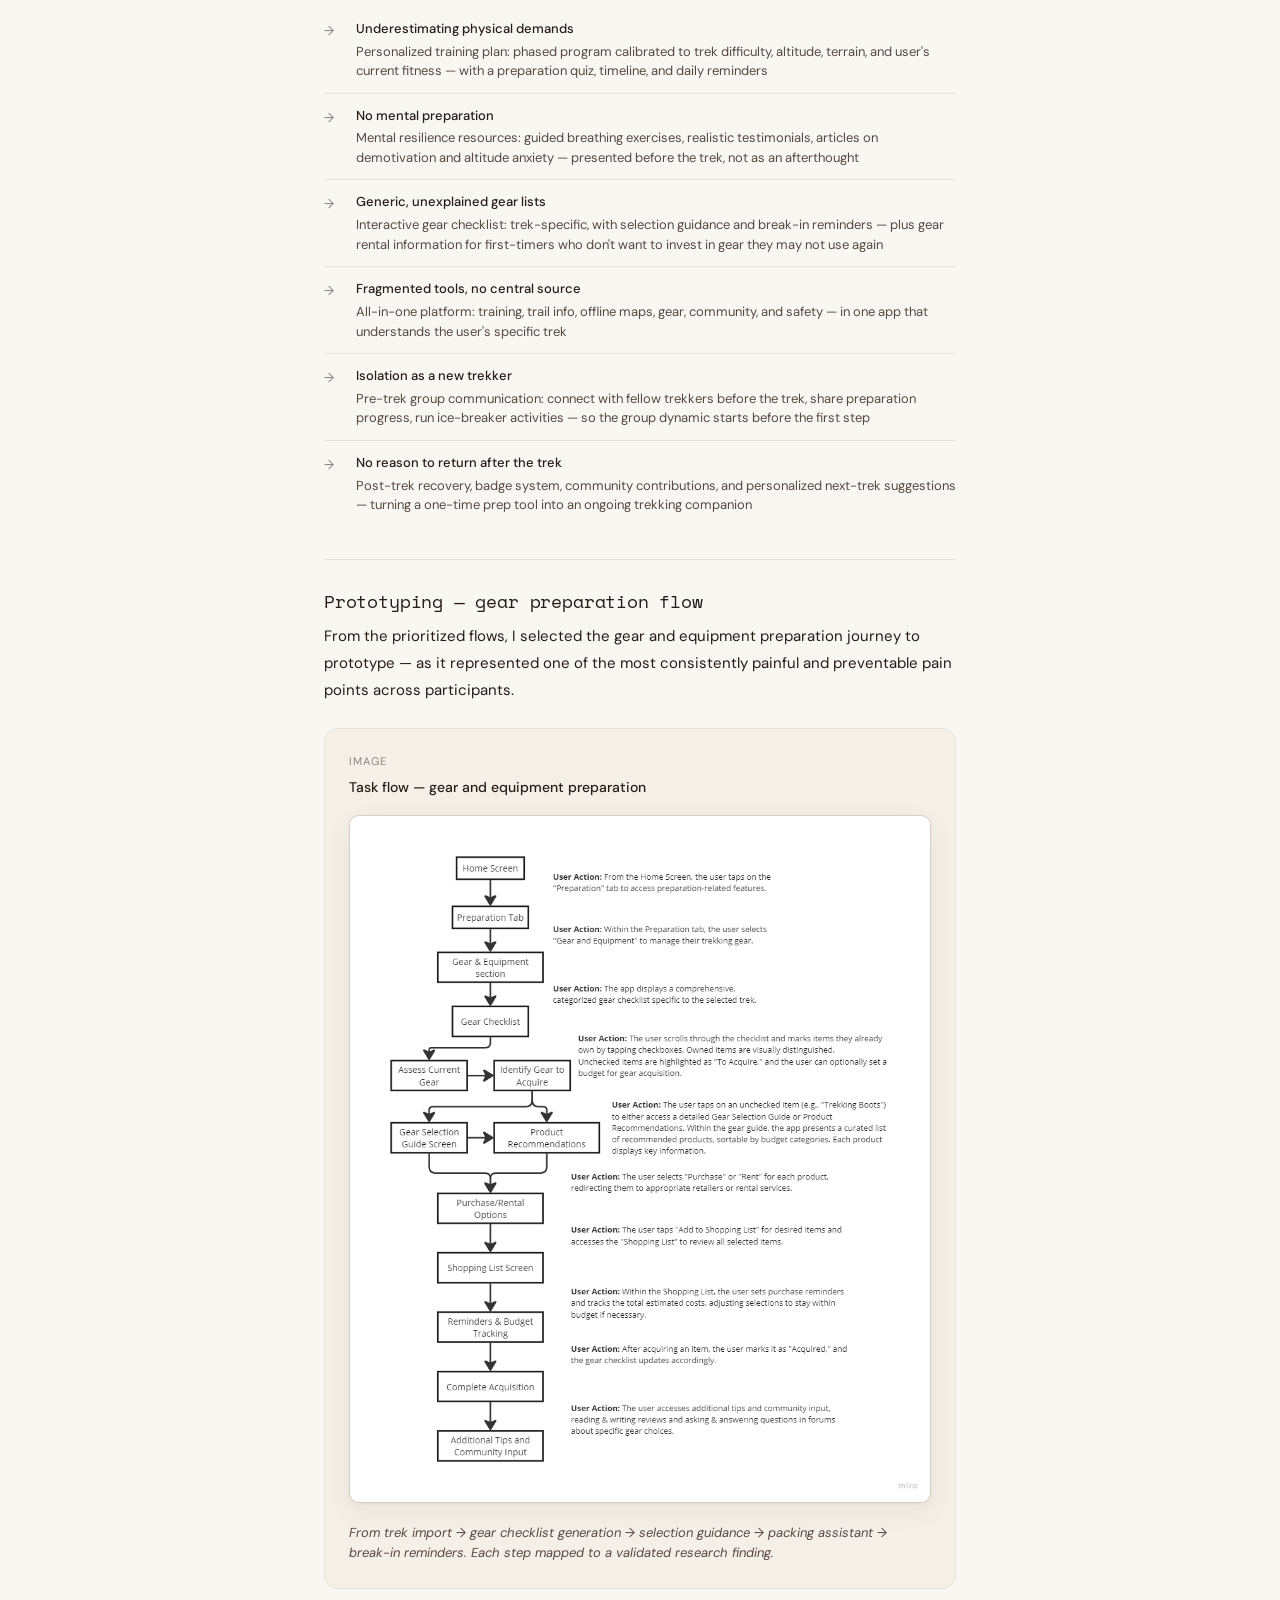
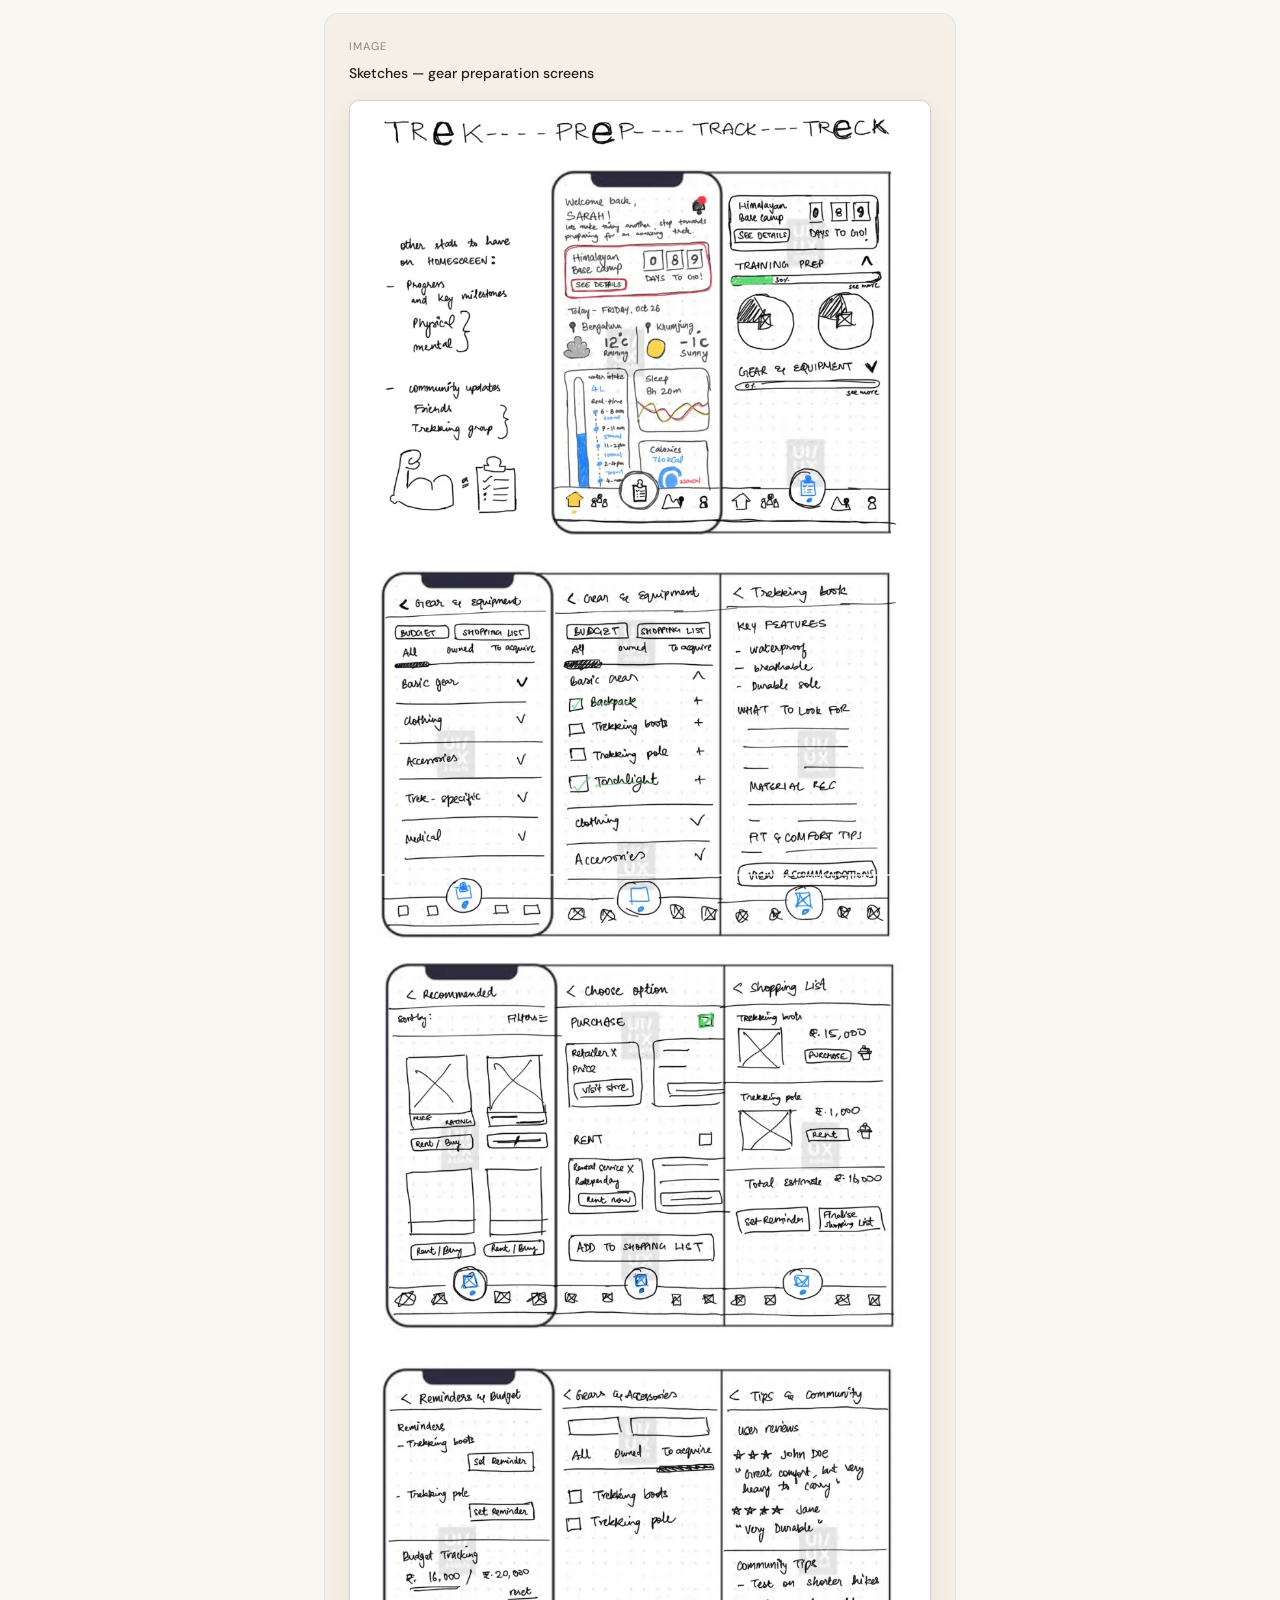
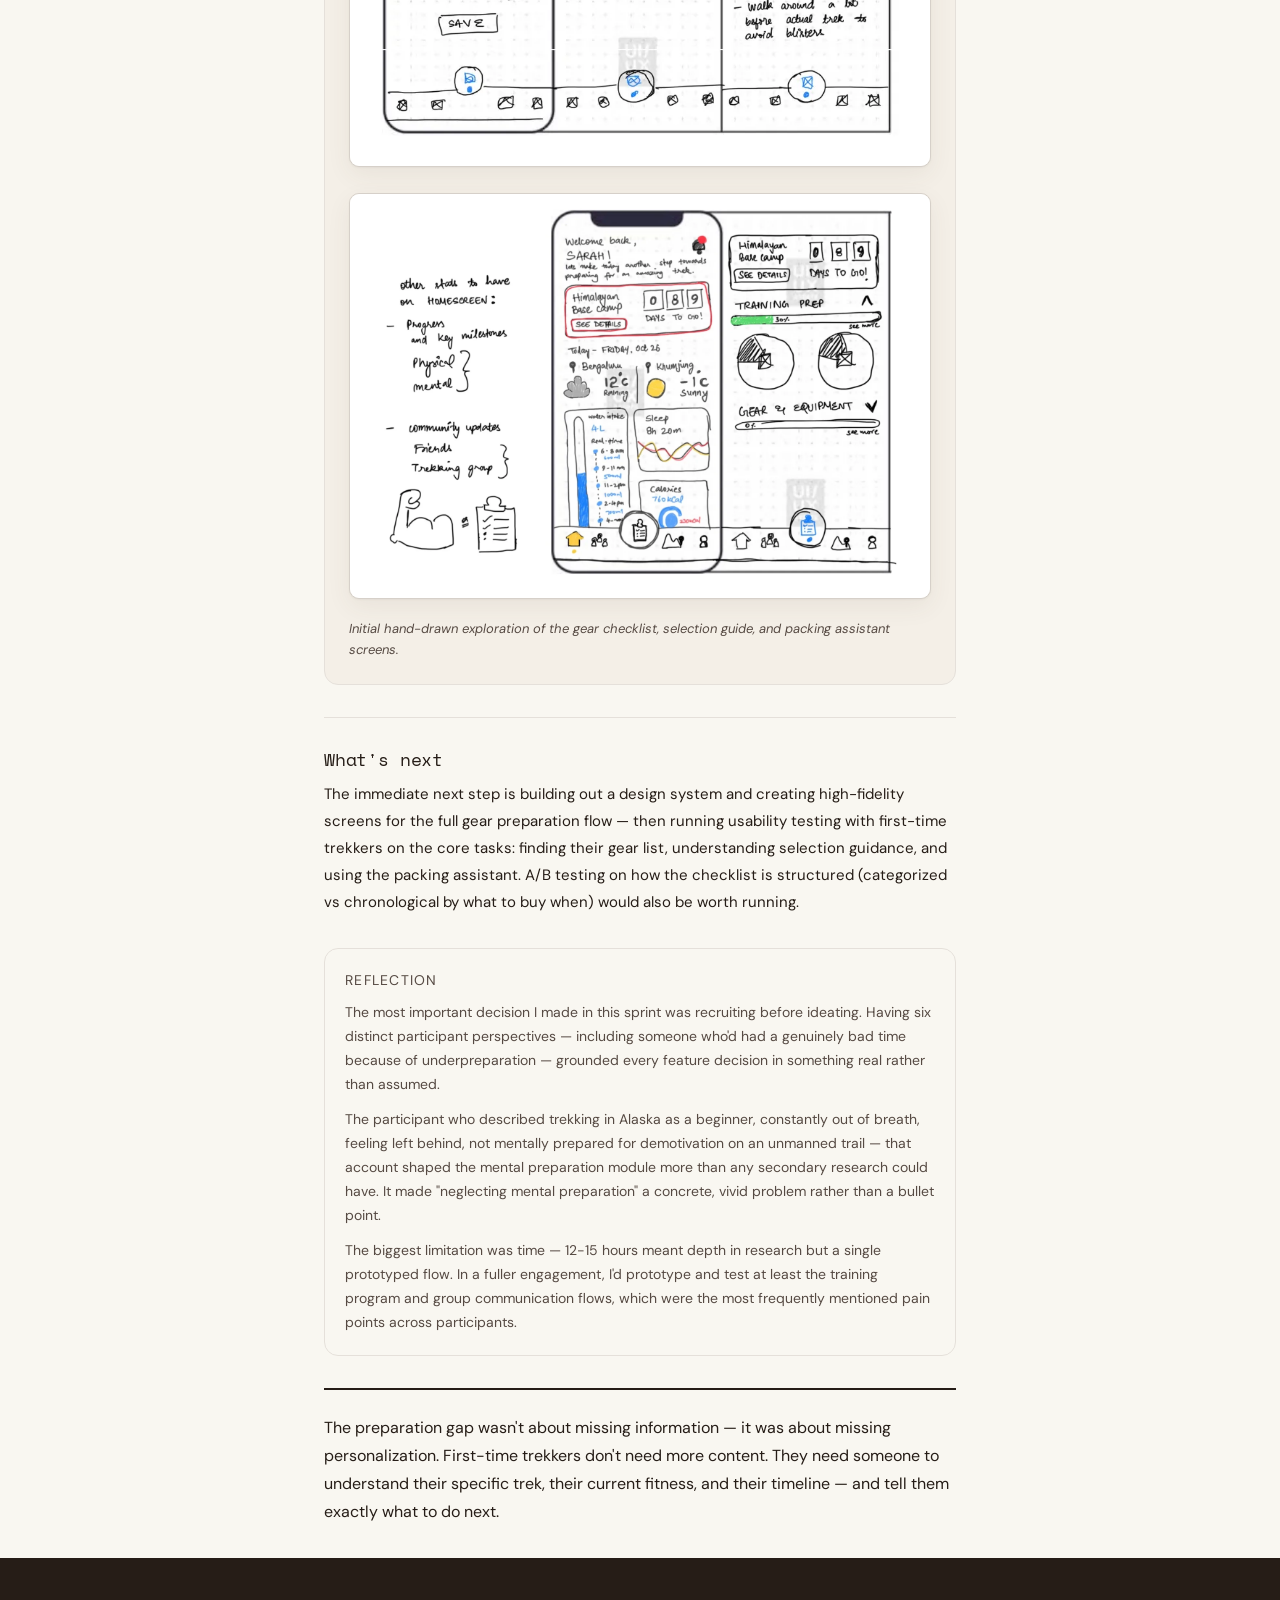
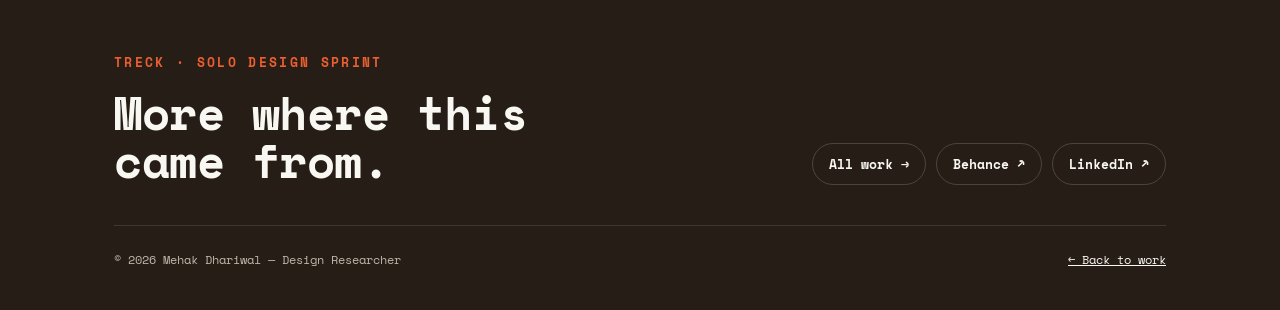
<file: treck.html>
<!DOCTYPE html>
<html lang="en">
<head>
<meta charset="UTF-8">
<meta name="viewport" content="width=device-width, initial-scale=1.0">
<script>document.documentElement.classList.add('js');</script>
<title>TReCK — Simplifying Trek Prep &middot; Mehak Dhariwal</title>
<link rel="stylesheet" href="assets/styles.css">
</head>
<body data-screen-label="TReCk case study">
<header class="nav">
  <div class="nav-inner">
    <a class="brand" href="index.html">
      <span class="brand-mark"><img src="assets/img/avatar.png" alt="Mehak avatar"></span>
      <span class="brand-name">Mehak Dhariwal<small>Design Researcher</small></span>
    </a>
    <nav class="nav-links">
      <a href="index.html">Home</a>
      <a href="work.html" class="active">Work</a>
      <a href="game.html">Game</a>
      <a href="studio.html">Studio</a>
      <a href="lens.html">Lens</a>
    </nav>
    <a class="nav-cta" href="https://www.behance.net/mehakdhariwal" target="_blank" rel="noopener">Behance &#8599;</a>
    <button class="nav-toggle" aria-label="Menu"><span></span><span></span><span></span></button>
  </div>
</header>
<section class="section" style="padding-bottom:0;">
  <div class="wrap" style="max-width:760px;">
    <a class="textlink" href="work.html" style="border:0; font-size:13px; color:var(--ink-soft); padding:0;">&larr; All work</a>
  </div>
</section>
<main class="reader section" style="padding-top:clamp(16px,2.5vw,28px);">

<style>
  .cs{max-width:660px;padding:2rem 0;font-family:var(--font-sans)}
  .cs-label{font-size:11px;letter-spacing:.09em;text-transform:uppercase;color:var(--color-text-tertiary);margin-bottom:.5rem}
  .cs-h1{font-size:24px;font-weight:500;color:var(--color-text-primary);margin:0 0 .4rem;line-height:1.3}
  .cs-sub{font-size:15px;color:var(--color-text-secondary);margin:0 0 2rem}
  .cs-meta{display:flex;gap:20px;margin-bottom:2rem;flex-wrap:wrap}
  .cs-meta-item{display:flex;flex-direction:column;gap:3px}
  .cs-meta-item span:first-child{font-size:11px;color:var(--color-text-tertiary);text-transform:uppercase;letter-spacing:.07em}
  .cs-meta-item span:last-child{font-size:13px;color:var(--color-text-primary)}
  .cs-divider{border:none;border-top:.5px solid var(--color-border-tertiary);margin:2rem 0}
  .cs-body{font-size:15px;line-height:1.8;color:var(--color-text-primary);margin:0 0 1rem}
  .cs-h2{font-size:18px;font-weight:500;color:var(--color-text-primary);margin:2rem 0 .75rem}
  .cs-h3{font-size:14px;font-weight:500;color:var(--color-text-primary);margin:1.5rem 0 .5rem}
  .cs-pull{border-left:2px solid var(--color-border-secondary);padding:.5rem 0 .5rem 1.25rem;margin:1.5rem 0}
  .cs-pull p{font-size:15px;color:var(--color-text-secondary);font-style:italic;margin:0;line-height:1.7}
  .cs-insight{background:var(--color-background-secondary);border-radius:var(--border-radius-md);padding:1rem 1.25rem;margin:1.5rem 0}
  .cs-insight-label{font-size:11px;text-transform:uppercase;letter-spacing:.08em;color:var(--color-text-tertiary);margin-bottom:6px}
  .cs-insight p{font-size:14px;color:var(--color-text-primary);margin:0;line-height:1.65}
  .cs-img-placeholder{background:var(--color-background-secondary);border:.5px solid var(--color-border-tertiary);border-radius:var(--border-radius-lg);padding:1.5rem;margin:1.5rem 0;display:flex;flex-direction:column;gap:6px}
  .cs-img-label{font-size:11px;text-transform:uppercase;letter-spacing:.08em;color:var(--color-text-tertiary)}
  .cs-img-title{font-size:14px;font-weight:500;color:var(--color-text-primary)}
  .cs-img-caption{font-size:13px;color:var(--color-text-secondary);margin-top:4px;font-style:italic}
  .cs-img-area{background:var(--color-background-tertiary);border-radius:var(--border-radius-md);height:180px;display:flex;align-items:center;justify-content:center;margin:10px 0}
  .cs-img-area span{font-size:13px;color:var(--color-text-tertiary)}
  .cs-methods{display:flex;flex-wrap:wrap;gap:8px;margin:1rem 0}
  .cs-method-tag{font-size:12px;color:var(--color-text-secondary);background:var(--color-background-secondary);border-radius:4px;padding:3px 10px}
  .cs-participant-grid{display:grid;grid-template-columns:1fr 1fr;gap:10px;margin:1.25rem 0}
  .cs-participant{background:var(--color-background-secondary);border-radius:var(--border-radius-md);padding:.85rem 1rem}
  .cs-participant strong{font-size:13px;font-weight:500;color:var(--color-text-primary);display:block;margin-bottom:3px}
  .cs-participant p{font-size:12px;color:var(--color-text-secondary);margin:0;line-height:1.55}
  .cs-finding{margin:2rem 0}
  .cs-finding-num{font-size:11px;text-transform:uppercase;letter-spacing:.09em;color:var(--color-text-tertiary);margin-bottom:4px}
  .cs-finding-title{font-size:18px;font-weight:500;color:var(--color-text-primary);margin:0 0 .75rem;line-height:1.3}
  .cs-theme-grid{display:grid;grid-template-columns:1fr 1fr;gap:10px;margin:1.25rem 0}
  .cs-theme{background:var(--color-background-secondary);border-radius:var(--border-radius-md);padding:.85rem 1rem}
  .cs-theme strong{font-size:13px;font-weight:500;color:var(--color-text-primary);display:block;margin-bottom:3px}
  .cs-theme p{font-size:12px;color:var(--color-text-secondary);margin:0;line-height:1.55}
  .cs-priority-row{display:flex;gap:12px;padding:.75rem 0;border-bottom:.5px solid var(--color-border-tertiary);align-items:flex-start}
  .cs-priority-row:last-child{border-bottom:none}
  .cs-priority-tag{font-size:11px;text-transform:uppercase;letter-spacing:.06em;padding:2px 8px;border-radius:4px;white-space:nowrap;margin-top:2px;flex-shrink:0}
  .cs-priority-tag.must{background:#dcfce7;color:#166534}
  .cs-priority-tag.should{background:#fef9c3;color:#92400e}
  .cs-priority-tag.wont{background:var(--color-background-secondary);color:var(--color-text-tertiary)}
  .cs-priority-body strong{font-size:13px;font-weight:500;color:var(--color-text-primary);display:block;margin-bottom:2px}
  .cs-priority-body p{font-size:13px;color:var(--color-text-secondary);margin:0;line-height:1.5}
  .cs-pain-row{display:flex;gap:12px;padding:.65rem 0;border-bottom:.5px solid var(--color-border-tertiary);align-items:flex-start}
  .cs-pain-row:last-child{border-bottom:none}
  .cs-pain-icon{font-size:12px;min-width:18px;margin-top:2px}
  .cs-pain-body strong{font-size:13px;font-weight:500;color:var(--color-text-primary);display:block;margin-bottom:1px}
  .cs-pain-body p{font-size:13px;color:var(--color-text-secondary);margin:0;line-height:1.5}
  .cs-solution-row{display:flex;gap:12px;padding:.75rem 0;border-bottom:.5px solid var(--color-border-tertiary);align-items:flex-start}
  .cs-solution-row:last-child{border-bottom:none}
  .cs-solution-arrow{font-size:13px;color:var(--color-text-tertiary);min-width:20px;margin-top:2px}
  .cs-solution-body strong{font-size:13px;font-weight:500;color:var(--color-text-primary);display:block;margin-bottom:2px}
  .cs-solution-body p{font-size:13px;color:var(--color-text-secondary);margin:0;line-height:1.5}
  .cs-reflection{border:.5px solid var(--color-border-tertiary);border-radius:var(--border-radius-lg);padding:1.25rem;margin:2rem 0}
  .cs-reflection p{font-size:14px;color:var(--color-text-secondary);line-height:1.7;margin:0 0 .75rem}
  .cs-reflection p:last-child{margin-bottom:0}
  .cs-takeaway{border-top:2px solid var(--color-border-primary);padding-top:1.5rem;margin-top:2rem}
  .cs-takeaway p{font-size:16px;color:var(--color-text-primary);line-height:1.75;margin:0}
  .cs-hmw{background:var(--color-background-secondary);border-radius:var(--border-radius-md);padding:1rem 1.25rem;margin:1.5rem 0;font-size:15px;color:var(--color-text-primary);font-style:italic;line-height:1.7}
  .cs-stat-row{display:grid;grid-template-columns:repeat(3,1fr);gap:12px;margin:1.5rem 0}
  .cs-stat{background:var(--color-background-secondary);border-radius:var(--border-radius-md);padding:.85rem 1rem}
  .cs-stat-num{font-size:22px;font-weight:500;color:var(--color-text-primary);margin:0 0 3px}
  .cs-stat-label{font-size:12px;color:var(--color-text-secondary);line-height:1.4;margin:0}
</style>

<div class="cs">
  <p class="cs-label">UX Design Challenge · Mobile App · 2024</p>
  <h1 class="cs-h1">TReCK — Simplifying Trek Prep</h1>
  <p class="cs-sub">A solo design sprint exploring how to help first-time trekkers prepare — physically, mentally, and logistically — for their first organized trek</p>

  <div class="cs-meta">
    <div class="cs-meta-item"><span>Type</span><span>Solo design sprint</span></div>
    <div class="cs-meta-item"><span>Duration</span><span>~12–15 hours</span></div>
    <div class="cs-meta-item"><span>Platform</span><span>Mobile app</span></div>
    <div class="cs-meta-item"><span>Methods</span><span>Interviews · Secondary research · Affinity mapping · MoSCoW · Wireframing</span></div>
  </div>

  <hr class="cs-divider">

  <h2 class="cs-h2">The problem</h2>
  <p class="cs-body">First-time trekkers frequently show up underprepared — not because information doesn't exist, but because it's scattered, generic, and rarely calibrated to their specific trek, fitness level, or timeline. Trekking companies provide minimal guidance beyond a basic gear list and a fitness benchmark like "run 5km in 30 minutes." What that doesn't account for: altitude, backpack weight, terrain type, and the mental demands of a multi-day experience with no mobile network.</p>
  <p class="cs-body">The brief asked for a mobile app concept that would help first-time trekkers stay on track with preparation — and one that retained users post-trek by giving them reasons to come back.</p>

  <div class="cs-pull"><p>"The challenge wasn't lack of trekking information. It was that no single resource understood the user well enough to tell them what they specifically needed to do, and when."</p></div>

  <hr class="cs-divider">

  <h2 class="cs-h2">Research approach</h2>
  <p class="cs-body">Rather than relying solely on the brief, I treated this as a genuine research problem. I ran secondary research into Reddit communities, trekking company fitness guidelines, and existing apps (AllTrails, Komoot, Strava) while simultaneously recruiting primary research participants — before I'd started ideating anything.</p>

  <div class="cs-methods">
    <span class="cs-method-tag">6 primary interviews — calls, chat, in-person</span>
    <span class="cs-method-tag">Secondary research — Reddit, trekking platforms, apps</span>
    <span class="cs-method-tag">Affinity mapping</span>
    <span class="cs-method-tag">Journey mapping per participant</span>
    <span class="cs-method-tag">MoSCoW prioritization</span>
  </div>

  <div class="cs-stat-row">
    <div class="cs-stat"><p class="cs-stat-num">11</p><p class="cs-stat-label">People responded to outreach via Instagram and WhatsApp stories</p></div>
    <div class="cs-stat"><p class="cs-stat-num">6</p><p class="cs-stat-label">Participants selected for maximum contrast in experience and context</p></div>
    <div class="cs-stat"><p class="cs-stat-num">5+</p><p class="cs-stat-label">Secondary sources — platforms, Reddit threads, trekking company guidelines</p></div>
  </div>

  <hr class="cs-divider">

  <h2 class="cs-h2">Participant selection — why these six</h2>
  <p class="cs-body">I didn't just take the first six people who responded. I selected for variety — specifically to ensure that insights weren't skewed toward one type of trekker or one geographic context. The goal was to surface patterns that held across different experience levels, organizational contexts, and cultural norms around trekking.</p>

  <div class="cs-participant-grid">
    <div class="cs-participant">
      <strong>Anxious planner — India</strong>
      <p>2 organized group trips (Kedarkantha + Ladakh biking). Heavily reliant on self-research to fill gaps left by the company. Anxious, over-planner type.</p>
    </div>
    <div class="cs-participant">
      <strong>Well-supported first-timer — India</strong>
      <p>Moderate trek through Indiahikes with strong pre-trek support (Zoom orientation, WhatsApp group, fitness requirement). Still felt physically underprepared.</p>
    </div>
    <div class="cs-participant">
      <strong>Corporate beginner — India</strong>
      <p>Easy 1N2D trek via corporate booking. Minimal fitness prep, everything handled by the company. Low-stakes but revealing about comfort expectations.</p>
    </div>
    <div class="cs-participant">
      <strong>Experienced trekker — US-based, Indian</strong>
      <p>~10 hikes/year in the US + a moderate-difficult Himalayan trek. Calibrated perspective on where beginners consistently fall short.</p>
    </div>
    <div class="cs-participant">
      <strong>Total beginner — recently moved to US</strong>
      <p>First-ever hike in Alaska. No preparation, no prior experience, felt left behind by fitter friends. Most revealing participant on mental and physical unreadiness.</p>
    </div>
    <div class="cs-participant">
      <strong>Self-reflection participant — India</strong>
      <p>Multiple hikes both booked and self-planned. No prior treks. Mehak herself as a user — surfaced the inconsistency of online information and the underestimation of elevation vs flat walking.</p>
    </div>
  </div>

  <div class="cs-img-placeholder">
    <span class="cs-img-label">Image</span>
    <span class="cs-img-title">Participant outreach and recruitment — WhatsApp and Instagram</span>
    <div style="display:grid;grid-template-columns:repeat(2,1fr);gap:10px;margin:10px 0;"><img class="ui-shot" src="assets/img/treck/recruit-1.webp" alt="WhatsApp recruitment chat list" loading="lazy"><img class="ui-shot" src="assets/img/treck/recruit-2.webp" alt="WhatsApp recruitment conversation" loading="lazy"></div>
    <span class="cs-img-caption">Outreach via stories to surface participants with varied trekking experience — selecting for contrast rather than convenience.</span>
  </div>

  <hr class="cs-divider">

  <h2 class="cs-h2">What research revealed</h2>
  <p class="cs-body">After speaking to all six participants and synthesizing alongside secondary research, I ran an affinity mapping session to identify patterns that held across contexts. Eleven themes emerged. The most important weren't the ones the brief had assumed.</p>

  <div class="cs-img-placeholder">
    <span class="cs-img-label">Image</span>
    <span class="cs-img-title">Affinity map — synthesizing primary and secondary research</span>
    <div class="fig">
  <div class="fig-k" style="margin-bottom:8px;">8 patterns that emerged across all six participants</div>
  <div class="fig-pills" style="margin-bottom:16px;"><span class="fig-pill a">Comprehensive prep — physical &amp; mental</span><span class="fig-pill a">Personalized guidance (resources are too generic)</span><span class="fig-pill a">Reliable trail info &amp; navigation</span><span class="fig-pill a">Safety &amp; emergency preparedness</span><span class="fig-pill a">Community &amp; support systems</span><span class="fig-pill a">User-centric tech integration</span><span class="fig-pill a">Motivation via gamification</span><span class="fig-pill a">Recovery &amp; nutrition (often overlooked)</span></div>
  <div class="fig-k" style="margin-bottom:10px;">11 affinity clusters · <span class="fig-pill g" style="font-size:9px;padding:1px 6px;">P</span> primary &nbsp;<span class="fig-pill b" style="font-size:9px;padding:1px 6px;">S</span> secondary &nbsp;<span class="fig-pill a" style="font-size:9px;padding:1px 6px;">P·S</span> both</div>
  <div class="fig-grid2"><div class="fig-card soft"><div class="fig-h">🏃 Physical preparation &amp; fitness</div><div style="margin-top:8px;display:grid;gap:5px;"><div class="fig-qitem" style="align-items:flex-start;"><span class="fig-pill g" style="font-size:9px;padding:1px 6px;flex:none;">P</span><span style="margin-left:7px;">Beginners underestimate physical demands → fatigue &amp; soreness</span></div><div class="fig-qitem" style="align-items:flex-start;"><span class="fig-pill a" style="font-size:9px;padding:1px 6px;flex:none;">P·S</span><span style="margin-left:7px;">Want trekking-specific plans: hill repeats, rucking, when to start</span></div><div class="fig-qitem" style="align-items:flex-start;"><span class="fig-pill g" style="font-size:9px;padding:1px 6px;flex:none;">P</span><span style="margin-left:7px;">Altitude &amp; acclimatization affect stamina and breathing</span></div></div></div><div class="fig-card soft"><div class="fig-h">🧠 Mental preparation &amp; motivation</div><div style="margin-top:8px;display:grid;gap:5px;"><div class="fig-qitem" style="align-items:flex-start;"><span class="fig-pill a" style="font-size:9px;padding:1px 6px;flex:none;">P·S</span><span style="margin-left:7px;">Mental readiness is neglected but critical</span></div><div class="fig-qitem" style="align-items:flex-start;"><span class="fig-pill g" style="font-size:9px;padding:1px 6px;flex:none;">P</span><span style="margin-left:7px;">Demotivation hits on hard terrain &amp; unmanned trails</span></div><div class="fig-qitem" style="align-items:flex-start;"><span class="fig-pill g" style="font-size:9px;padding:1px 6px;flex:none;">P</span><span style="margin-left:7px;">Wants realistic expectations — real reviews &amp; photos</span></div></div></div><div class="fig-card soft"><div class="fig-h">🎒 Gear &amp; equipment</div><div style="margin-top:8px;display:grid;gap:5px;"><div class="fig-qitem" style="align-items:flex-start;"><span class="fig-pill g" style="font-size:9px;padding:1px 6px;flex:none;">P</span><span style="margin-left:7px;">Wrong footwear → blisters &amp; sprains; weather catches people out</span></div><div class="fig-qitem" style="align-items:flex-start;"><span class="fig-pill a" style="font-size:9px;padding:1px 6px;flex:none;">P·S</span><span style="margin-left:7px;">Needs trek-specific lists + how to break gear in</span></div><div class="fig-qitem" style="align-items:flex-start;"><span class="fig-pill a" style="font-size:9px;padding:1px 6px;flex:none;">P·S</span><span style="margin-left:7px;">First-timers prefer to rent; pack light, essentials over fancy</span></div></div></div><div class="fig-card soft"><div class="fig-h">🗺️ Trail info &amp; navigation</div><div style="margin-top:8px;display:grid;gap:5px;"><div class="fig-qitem" style="align-items:flex-start;"><span class="fig-pill g" style="font-size:9px;padding:1px 6px;flex:none;">P</span><span style="margin-left:7px;">Contradictory difficulty info → treks underestimated</span></div><div class="fig-qitem" style="align-items:flex-start;"><span class="fig-pill a" style="font-size:9px;padding:1px 6px;flex:none;">P·S</span><span style="margin-left:7px;">Offline maps essential; AllTrails &amp; Komoot valued</span></div><div class="fig-qitem" style="align-items:flex-start;"><span class="fig-pill a" style="font-size:9px;padding:1px 6px;flex:none;">P·S</span><span style="margin-left:7px;">Elevation profiles &amp; terrain awareness aid prep</span></div></div></div><div class="fig-card soft"><div class="fig-h">🛟 Safety &amp; emergencies</div><div style="margin-top:8px;display:grid;gap:5px;"><div class="fig-qitem" style="align-items:flex-start;"><span class="fig-pill g" style="font-size:9px;padding:1px 6px;flex:none;">P</span><span style="margin-left:7px;">Low network hinders group coordination</span></div><div class="fig-qitem" style="align-items:flex-start;"><span class="fig-pill g" style="font-size:9px;padding:1px 6px;flex:none;">P</span><span style="margin-left:7px;">Guides front &amp; back, headcounts keep people safe</span></div><div class="fig-qitem" style="align-items:flex-start;"><span class="fig-pill a" style="font-size:9px;padding:1px 6px;flex:none;">P·S</span><span style="margin-left:7px;">Wants first-aid &amp; emergency guidance</span></div></div></div><div class="fig-card soft"><div class="fig-h">👥 Communication &amp; group dynamics</div><div style="margin-top:8px;display:grid;gap:5px;"><div class="fig-qitem" style="align-items:flex-start;"><span class="fig-pill g" style="font-size:9px;padding:1px 6px;flex:none;">P</span><span style="margin-left:7px;">Camaraderie forms late — wants pre-trek connection</span></div><div class="fig-qitem" style="align-items:flex-start;"><span class="fig-pill g" style="font-size:9px;padding:1px 6px;flex:none;">P</span><span style="margin-left:7px;">Pace differences leave slower trekkers behind</span></div><div class="fig-qitem" style="align-items:flex-start;"><span class="fig-pill g" style="font-size:9px;padding:1px 6px;flex:none;">P</span><span style="margin-left:7px;">Engaged trek leaders improve the experience</span></div></div></div><div class="fig-card soft"><div class="fig-h">🌿 Environmental awareness</div><div style="margin-top:8px;display:grid;gap:5px;"><div class="fig-qitem" style="align-items:flex-start;"><span class="fig-pill g" style="font-size:9px;padding:1px 6px;flex:none;">P</span><span style="margin-left:7px;">Low awareness of Leave No Trace principles</span></div><div class="fig-qitem" style="align-items:flex-start;"><span class="fig-pill g" style="font-size:9px;padding:1px 6px;flex:none;">P</span><span style="margin-left:7px;">Interest in local flora, fauna &amp; ecosystems</span></div><div class="fig-qitem" style="align-items:flex-start;"><span class="fig-pill g" style="font-size:9px;padding:1px 6px;flex:none;">P</span><span style="margin-left:7px;">Witnessing change (melting glaciers) resonates</span></div></div></div><div class="fig-card soft"><div class="fig-h">🎯 Personalization &amp; preferences</div><div style="margin-top:8px;display:grid;gap:5px;"><div class="fig-qitem" style="align-items:flex-start;"><span class="fig-pill g" style="font-size:9px;padding:1px 6px;flex:none;">P</span><span style="margin-left:7px;">Varied motivations: solitude, social, scenery, challenge</span></div><div class="fig-qitem" style="align-items:flex-start;"><span class="fig-pill a" style="font-size:9px;padding:1px 6px;flex:none;">P·S</span><span style="margin-left:7px;">Wants fitness &amp; gear tuned to them and the trek</span></div><div class="fig-qitem" style="align-items:flex-start;"><span class="fig-pill g" style="font-size:9px;padding:1px 6px;flex:none;">P</span><span style="margin-left:7px;">Self-reflection &amp; goals boost commitment</span></div></div></div><div class="fig-card soft"><div class="fig-h">📱 Tech &amp; offline access</div><div style="margin-top:8px;display:grid;gap:5px;"><div class="fig-qitem" style="align-items:flex-start;"><span class="fig-pill g" style="font-size:9px;padding:1px 6px;flex:none;">P</span><span style="margin-left:7px;">Already uses Strava &amp; AllTrails</span></div><div class="fig-qitem" style="align-items:flex-start;"><span class="fig-pill a" style="font-size:9px;padding:1px 6px;flex:none;">P·S</span><span style="margin-left:7px;">Core features must work offline</span></div><div class="fig-qitem" style="align-items:flex-start;"><span class="fig-pill a" style="font-size:9px;padding:1px 6px;flex:none;">P·S</span><span style="margin-left:7px;">Wants one integrated all-in-one platform</span></div></div></div><div class="fig-card soft"><div class="fig-h">🤝 Community &amp; social</div><div style="margin-top:8px;display:grid;gap:5px;"><div class="fig-qitem" style="align-items:flex-start;"><span class="fig-pill g" style="font-size:9px;padding:1px 6px;flex:none;">P</span><span style="margin-left:7px;">Learns from others — reviews, photos &amp; tips</span></div><div class="fig-qitem" style="align-items:flex-start;"><span class="fig-pill g" style="font-size:9px;padding:1px 6px;flex:none;">P</span><span style="margin-left:7px;">Badges &amp; achievements drive engagement</span></div><div class="fig-qitem" style="align-items:flex-start;"><span class="fig-pill a" style="font-size:9px;padding:1px 6px;flex:none;">P·S</span><span style="margin-left:7px;">Forums &amp; group chats valued — mind privacy</span></div></div></div><div class="fig-card soft"><div class="fig-h">🥗 Recovery &amp; nutrition</div><div style="margin-top:8px;display:grid;gap:5px;"><div class="fig-qitem" style="align-items:flex-start;"><span class="fig-pill b" style="font-size:9px;padding:1px 6px;flex:none;">S</span><span style="margin-left:7px;">Post-trek recovery &amp; stretching matter</span></div><div class="fig-qitem" style="align-items:flex-start;"><span class="fig-pill b" style="font-size:9px;padding:1px 6px;flex:none;">S</span><span style="margin-left:7px;">Nutrition &amp; hydration sustain energy</span></div><div class="fig-qitem" style="align-items:flex-start;"><span class="fig-pill b" style="font-size:9px;padding:1px 6px;flex:none;">S</span><span style="margin-left:7px;">Electrolyte replenishment after long days</span></div></div></div></div>
  <div class="fig-note"><b>Reading the map →</b> the loudest clusters were not the ones the brief assumed. Physical prep, mental readiness, gear context and fragmented tooling recurred across every participant — and directly shaped the MoSCoW priorities below.</div>
</div>
    <span class="cs-img-caption">All insights from 6 interviews and secondary research clustered into 11 recurring themes across physical, mental, logistical, and social dimensions of preparation.</span>
  </div>

  <div class="cs-finding">
    <p class="cs-finding-num">Finding 1</p>
    <h2 class="cs-finding-title">Physical underprepration was universal — but the cause wasn't laziness</h2>
    <p class="cs-body">Every participant — regardless of fitness level — felt physically underprepared in some way. The consistent culprit wasn't lack of effort. It was that fitness requirements (e.g., "run 5km in 30 minutes") didn't account for what actually makes trekking hard: altitude, backpack weight, terrain inclination, and cumulative days of exertion. Even the experienced US-based trekker found the altitude adjustment taxing despite being the fittest person on the trail.</p>
    <p class="cs-body">Nobody had received a training plan calibrated to their specific trek's demands. Most had prepared using general fitness routines that didn't simulate trekking conditions.</p>
    <div class="cs-insight">
      <p class="cs-insight-label">Key insight</p>
      <p>The gap wasn't motivation — it was translation. Users needed someone to tell them: given your fitness level and this specific trek's demands, here's exactly what to do, and when to start.</p>
    </div>
  </div>

  <div class="cs-finding">
    <p class="cs-finding-num">Finding 2</p>
    <h2 class="cs-finding-title">Mental preparation didn't happen at all — and nobody flagged it as a gap until mid-trek</h2>
    <p class="cs-body">No participant had deliberately prepared mentally for their trek. Most hadn't considered it a distinct preparation category until they were on the trail — dealing with demotivation on a difficult ascent, breathlessness anxiety, or the psychological weight of feeling left behind by the group. The US-based beginner described it most clearly: even solid physical preparation wouldn't have addressed the demotivation of an unmanned trail with no clear path and no network.</p>
    <p class="cs-body">Secondary research confirmed that mental resilience, breathing techniques for altitude, and realistic expectation-setting were consistently underaddressed by trekking companies.</p>
    <div class="cs-insight">
      <p class="cs-insight-label">Key insight</p>
      <p>Mental preparation isn't just "staying positive." It's setting realistic expectations, having strategies for demotivation, and knowing what difficult moments will feel like before they happen.</p>
    </div>
  </div>

  <div class="cs-finding">
    <p class="cs-finding-num">Finding 3</p>
    <h2 class="cs-finding-title">Gear guidance was generic — and the gaps caused real problems</h2>
    <p class="cs-body">Multiple participants experienced gear-related issues that were entirely preventable: wrong shoes causing blisters and a twisted ankle, a forgotten raincoat leading to hours of discomfort, susceptibility to cold that better layering advice would have prevented. Gear lists existed — but they didn't explain why each item mattered, what to look for when selecting it, or how to break it in before the trek. One participant noted: "Nobody guides you to buy good shoes. A bad shoe can ruin your entire trek — what to look for when you're buying one."</p>
    <div class="cs-insight">
      <p class="cs-insight-label">Key insight</p>
      <p>A checklist without context is almost useless. Users needed to understand what to look for, not just what to buy — and to know that breaking in gear before the trek was non-negotiable.</p>
    </div>
  </div>

  <div class="cs-finding">
    <p class="cs-finding-num">Finding 4</p>
    <h2 class="cs-finding-title">Existing apps solved parts of the problem — but nobody had combined them</h2>
    <p class="cs-body">Participants used Strava for fitness tracking, AllTrails for trail information, Google Maps (offline) for navigation, and WhatsApp groups for pre-trek coordination. The preparation experience was fragmented across four or five tools — none of which communicated with each other or understood the context of an upcoming specific trek. AllTrails' elevation histogram was praised as a genuinely useful mental preparation tool — showing users exactly when climbs would hit before they were on the trail.</p>
    <div class="cs-insight">
      <p class="cs-insight-label">Key insight</p>
      <p>The opportunity wasn't to replace these tools — it was to be the connective layer that understood the user's specific trek and could draw on all these dimensions simultaneously.</p>
    </div>
  </div>

  <hr class="cs-divider">

  <h2 class="cs-h2">Problem framing</h2>
  <div class="cs-hmw">How might we help first-time trekkers stay on track with preparation by giving them personalized, trek-specific guidance — across physical training, mental readiness, and gear — in one place?</div>

  <hr class="cs-divider">

  <h2 class="cs-h2">Feature prioritization — MoSCoW</h2>
  <p class="cs-body">Ideation surfaced over 100 potential features. MoSCoW was used to focus the MVP on what would meaningfully address the core preparation gap — dropping anything that sounded compelling but wasn't validated by research.</p>

  <div style="margin:1.5rem 0">
    <div class="cs-priority-row">
      <span class="cs-priority-tag must">Must</span>
      <div class="cs-priority-body"><strong>Personalized training program</strong><p>Calibrated to trek difficulty, user fitness level, and weeks remaining — not a generic plan</p></div>
    </div>
    <div class="cs-priority-row">
      <span class="cs-priority-tag must">Must</span>
      <div class="cs-priority-body"><strong>Trek-specific gear checklist with selection guidance</strong><p>Not just what to bring, but what to look for and how to break it in — grounded in what participants actually got wrong</p></div>
    </div>
    <div class="cs-priority-row">
      <span class="cs-priority-tag must">Must</span>
      <div class="cs-priority-body"><strong>Mental preparation resources</strong><p>Articles, guided breathing, realistic testimonials from other trekkers — addressing the gap nobody flagged until they were on the trail</p></div>
    </div>
    <div class="cs-priority-row">
      <span class="cs-priority-tag must">Must</span>
      <div class="cs-priority-body"><strong>Offline maps and trail information</strong><p>Non-negotiable given every participant mentioned losing network — and several had navigation difficulties because of it</p></div>
    </div>
    <div class="cs-priority-row">
      <span class="cs-priority-tag must">Must</span>
      <div class="cs-priority-body"><strong>Pre-trek group communication</strong><p>Validated by multiple participants — early group connection reduced anxiety and improved the overall experience</p></div>
    </div>
    <div class="cs-priority-row">
      <span class="cs-priority-tag should">Should</span>
      <div class="cs-priority-body"><strong>Detailed elevation and terrain profiles</strong><p>AllTrails' histogram was specifically praised — this was a validated mental preparation tool, not just navigation</p></div>
    </div>
    <div class="cs-priority-row">
      <span class="cs-priority-tag should">Should</span>
      <div class="cs-priority-body"><strong>Safety and emergency guidance</strong><p>First aid for common injuries (blisters, sprains), altitude sickness indicators, emergency contact setup</p></div>
    </div>
    <div class="cs-priority-row">
      <span class="cs-priority-tag should">Should</span>
      <div class="cs-priority-body"><strong>Post-trek recovery and next-trek suggestions</strong><p>Serves the retention goal — gives users a reason to return after completing their first trek</p></div>
    </div>
    <div class="cs-priority-row">
      <span class="cs-priority-tag wont">Won't (MVP)</span>
      <div class="cs-priority-body"><strong>Gamification progress bars, AR navigation, VR previews, drone guidance</strong><p>None of these were raised by participants — some directly contradict the low-tech reality of trekking environments</p></div>
    </div>
  </div>

  <hr class="cs-divider">

  <h2 class="cs-h2">Solution — core features mapped to pain points</h2>

  <div style="margin:1.5rem 0">
    <div class="cs-solution-row">
      <span class="cs-solution-arrow">→</span>
      <div class="cs-solution-body"><strong>Underestimating physical demands</strong><p>Personalized training plan: phased program calibrated to trek difficulty, altitude, terrain, and user's current fitness — with a preparation quiz, timeline, and daily reminders</p></div>
    </div>
    <div class="cs-solution-row">
      <span class="cs-solution-arrow">→</span>
      <div class="cs-solution-body"><strong>No mental preparation</strong><p>Mental resilience resources: guided breathing exercises, realistic testimonials, articles on demotivation and altitude anxiety — presented before the trek, not as an afterthought</p></div>
    </div>
    <div class="cs-solution-row">
      <span class="cs-solution-arrow">→</span>
      <div class="cs-solution-body"><strong>Generic, unexplained gear lists</strong><p>Interactive gear checklist: trek-specific, with selection guidance and break-in reminders — plus gear rental information for first-timers who don't want to invest in gear they may not use again</p></div>
    </div>
    <div class="cs-solution-row">
      <span class="cs-solution-arrow">→</span>
      <div class="cs-solution-body"><strong>Fragmented tools, no central source</strong><p>All-in-one platform: training, trail info, offline maps, gear, community, and safety — in one app that understands the user's specific trek</p></div>
    </div>
    <div class="cs-solution-row">
      <span class="cs-solution-arrow">→</span>
      <div class="cs-solution-body"><strong>Isolation as a new trekker</strong><p>Pre-trek group communication: connect with fellow trekkers before the trek, share preparation progress, run ice-breaker activities — so the group dynamic starts before the first step</p></div>
    </div>
    <div class="cs-solution-row">
      <span class="cs-solution-arrow">→</span>
      <div class="cs-solution-body"><strong>No reason to return after the trek</strong><p>Post-trek recovery, badge system, community contributions, and personalized next-trek suggestions — turning a one-time prep tool into an ongoing trekking companion</p></div>
    </div>
  </div>

  <hr class="cs-divider">

  <h2 class="cs-h2">Prototyping — gear preparation flow</h2>
  <p class="cs-body">From the prioritized flows, I selected the gear and equipment preparation journey to prototype — as it represented one of the most consistently painful and preventable pain points across participants.</p>

  <div class="cs-img-placeholder">
    <span class="cs-img-label">Image</span>
    <span class="cs-img-title">Task flow — gear and equipment preparation</span>
    <img class="ui-shot" src="assets/img/treck/flow.webp" alt="Gear and equipment preparation task flow" loading="lazy" style="margin:10px 0;">
    <span class="cs-img-caption">From trek import → gear checklist generation → selection guidance → packing assistant → break-in reminders. Each step mapped to a validated research finding.</span>
  </div>

  <div class="cs-img-placeholder">
    <span class="cs-img-label">Image</span>
    <span class="cs-img-title">Sketches — gear preparation screens</span>
    <img class="ui-shot" src="assets/img/treck/sketch-1.webp" alt="Hand-drawn wireframe sheet — gear preparation screens" loading="lazy" style="margin:10px 0;"><img class="ui-shot" src="assets/img/treck/sketch-2.webp" alt="Home screen sketch with annotations" loading="lazy" style="margin:10px 0;">
    <span class="cs-img-caption">Initial hand-drawn exploration of the gear checklist, selection guide, and packing assistant screens.</span>
  </div>

  <hr class="cs-divider">

  <h2 class="cs-h2">What's next</h2>
  <p class="cs-body">The immediate next step is building out a design system and creating high-fidelity screens for the full gear preparation flow — then running usability testing with first-time trekkers on the core tasks: finding their gear list, understanding selection guidance, and using the packing assistant. A/B testing on how the checklist is structured (categorized vs chronological by what to buy when) would also be worth running.</p>

  <div class="cs-reflection">
    <p class="cs-label" style="margin-bottom:8px">Reflection</p>
    <p>The most important decision I made in this sprint was recruiting before ideating. Having six distinct participant perspectives — including someone who'd had a genuinely bad time because of underpreparation — grounded every feature decision in something real rather than assumed.</p>
    <p>The participant who described trekking in Alaska as a beginner, constantly out of breath, feeling left behind, not mentally prepared for demotivation on an unmanned trail — that account shaped the mental preparation module more than any secondary research could have. It made "neglecting mental preparation" a concrete, vivid problem rather than a bullet point.</p>
    <p>The biggest limitation was time — 12-15 hours meant depth in research but a single prototyped flow. In a fuller engagement, I'd prototype and test at least the training program and group communication flows, which were the most frequently mentioned pain points across participants.</p>
  </div>

  <div class="cs-takeaway">
    <p>The preparation gap wasn't about missing information — it was about missing personalization. First-time trekkers don't need more content. They need someone to understand their specific trek, their current fitness, and their timeline — and tell them exactly what to do next.</p>
  </div>
</div>

</main>
<footer class="foot">
  <div class="wrap">
    <div class="foot-top">
      <div>
        <span class="eyebrow no-rule" style="color:var(--orange);">TReCk &middot; Solo design sprint</span>
        <h2 style="margin-top:14px;">More where this<br>came from.</h2>
      </div>
      <div class="foot-socials">
        <a href="work.html">All work &rarr;</a>
        <a href="https://www.behance.net/mehakdhariwal" target="_blank" rel="noopener">Behance &#8599;</a>
        <a href="https://www.linkedin.com/in/mehak-dhariwal/" target="_blank" rel="noopener">LinkedIn &#8599;</a>
      </div>
    </div>
    <div class="foot-bottom">
      <span>&copy; 2026 Mehak Dhariwal &mdash; Design Researcher</span>
      <a href="work.html">&larr; Back to work</a>
    </div>
  </div>
</footer>
<script src="assets/site.js"></script>
</body>
</html>
</file>
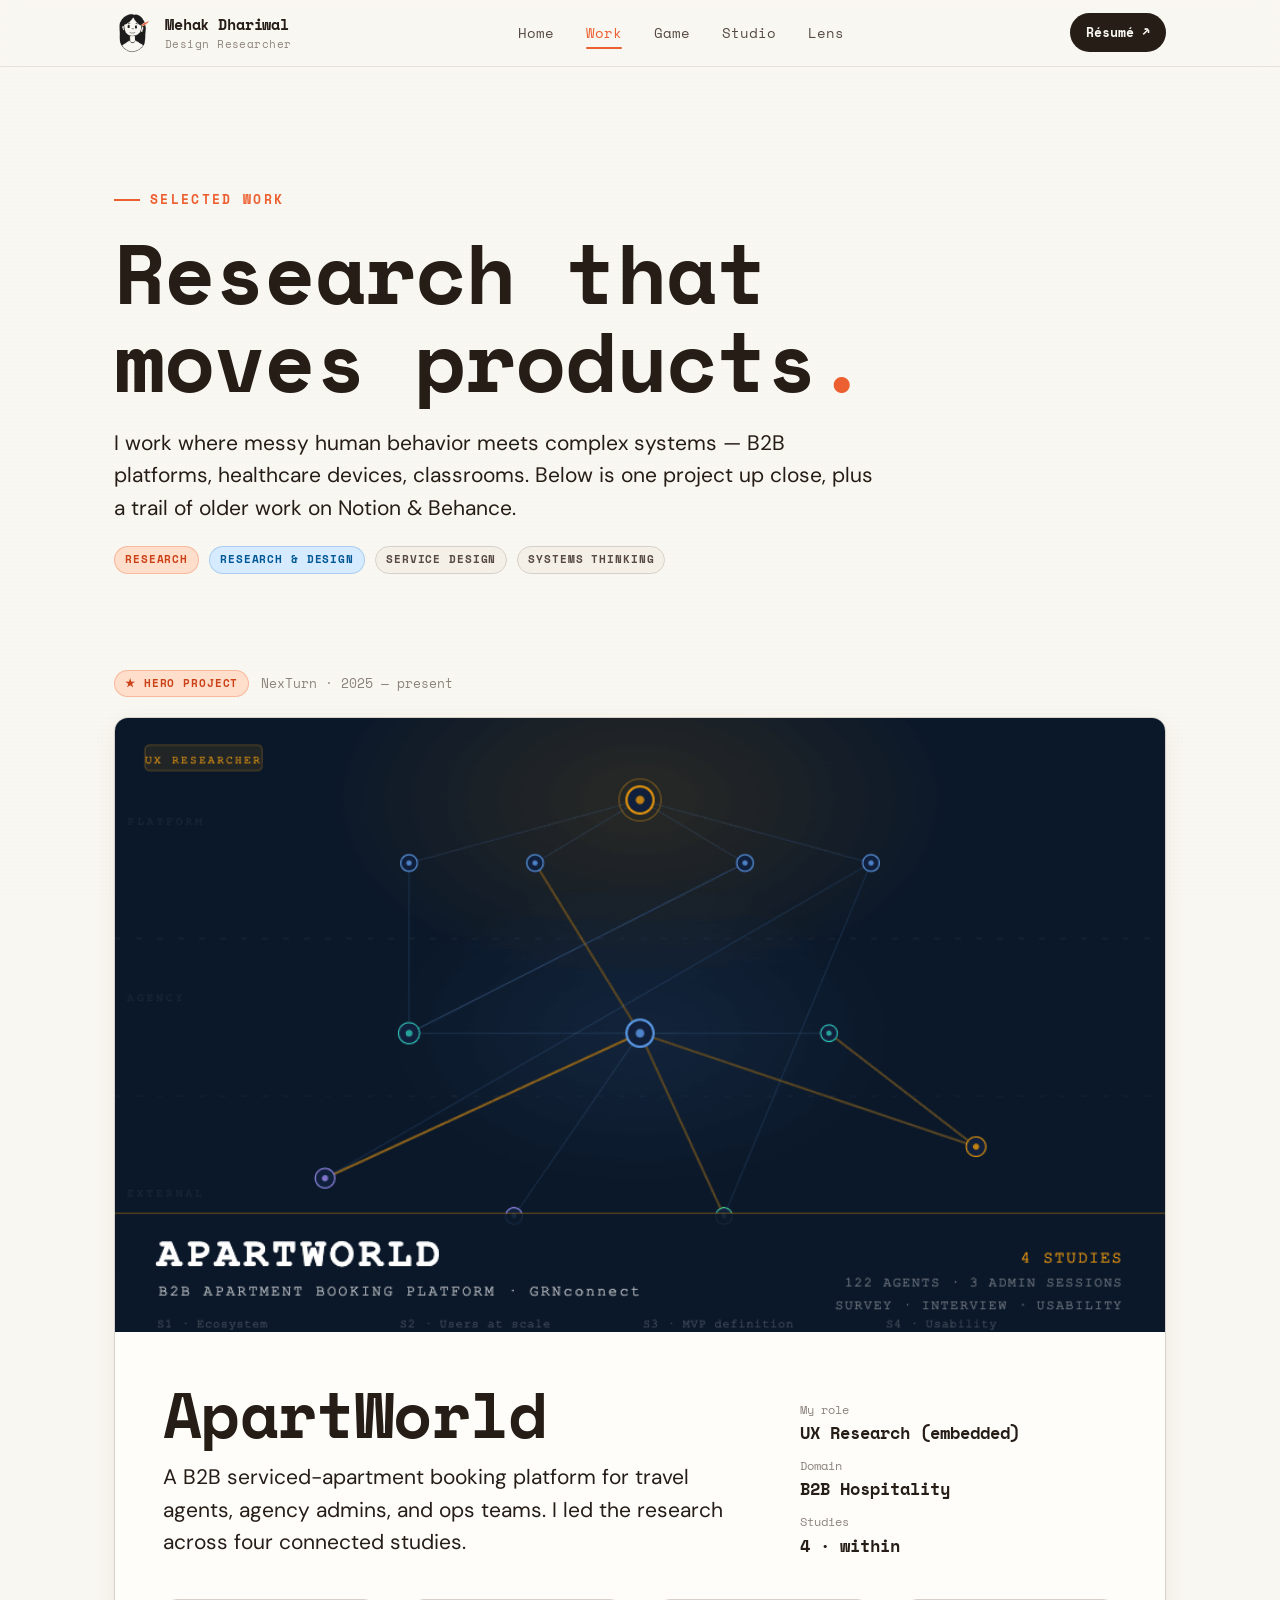
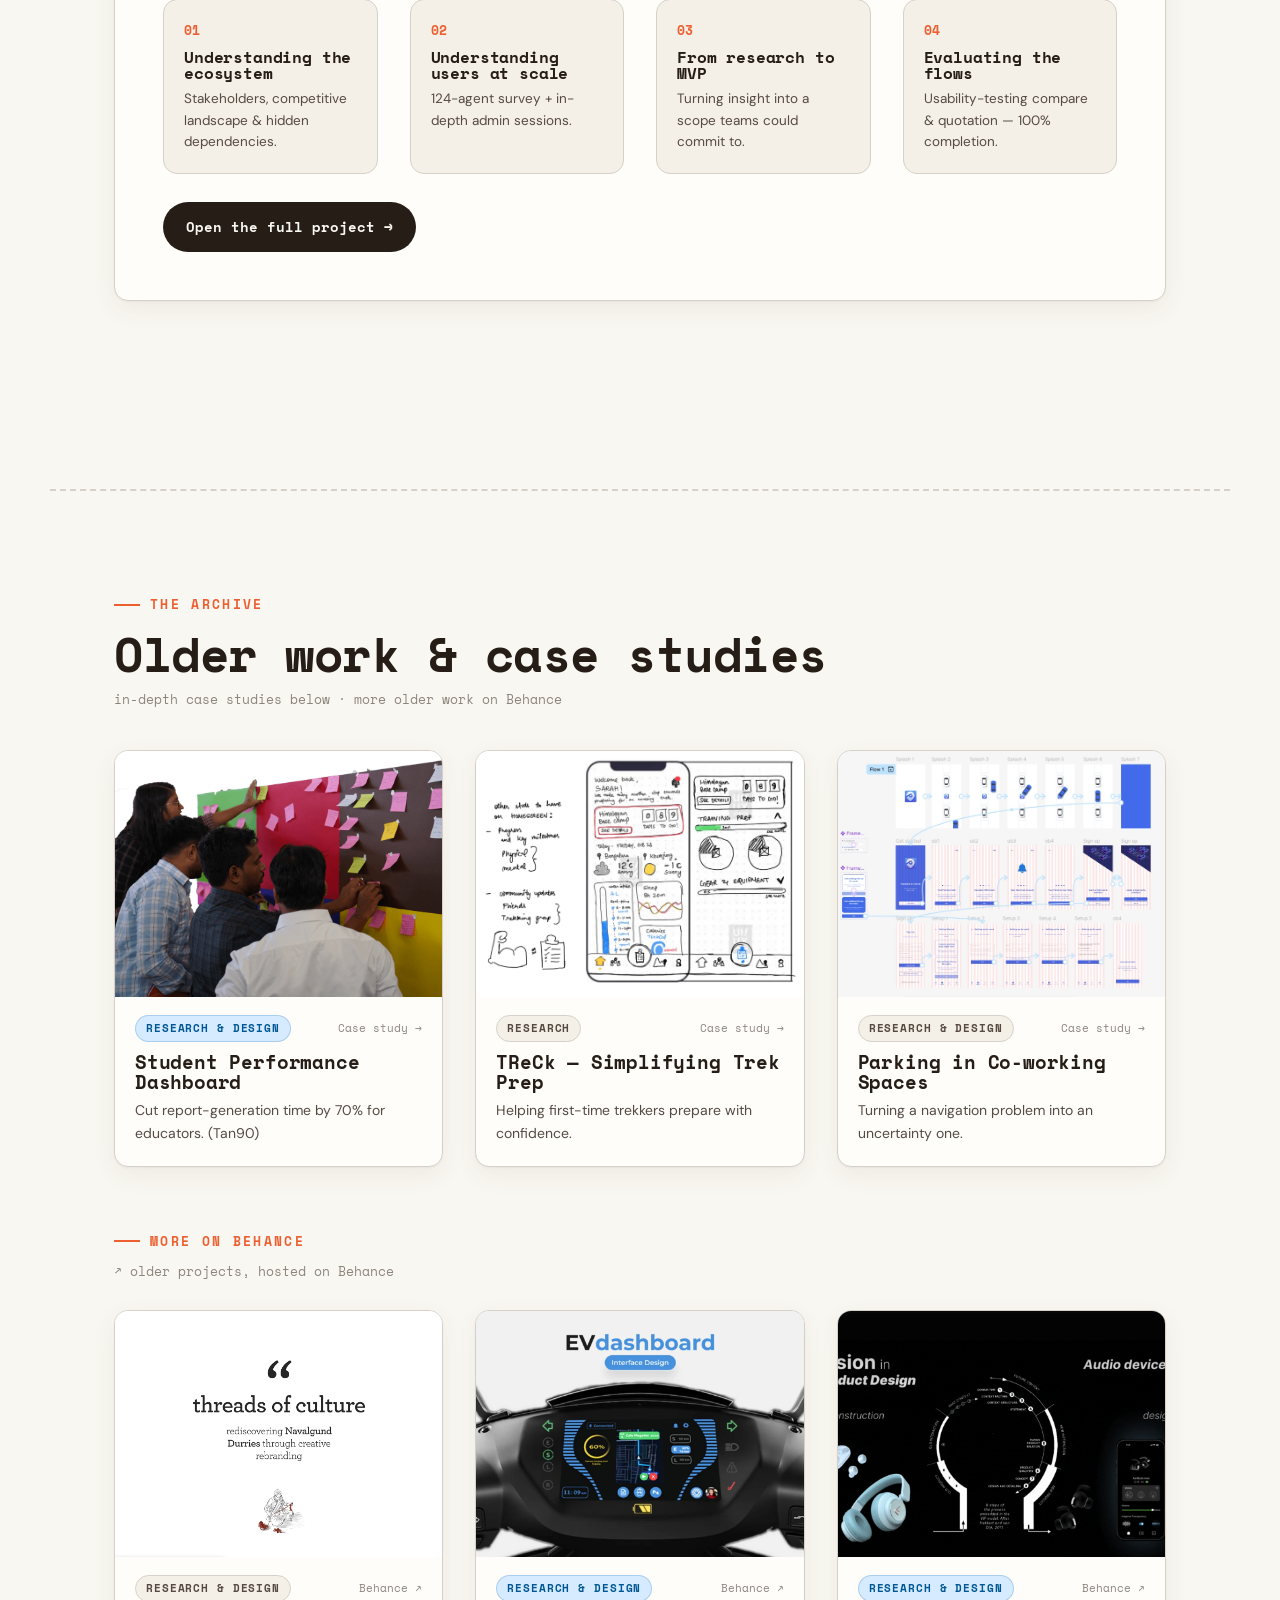
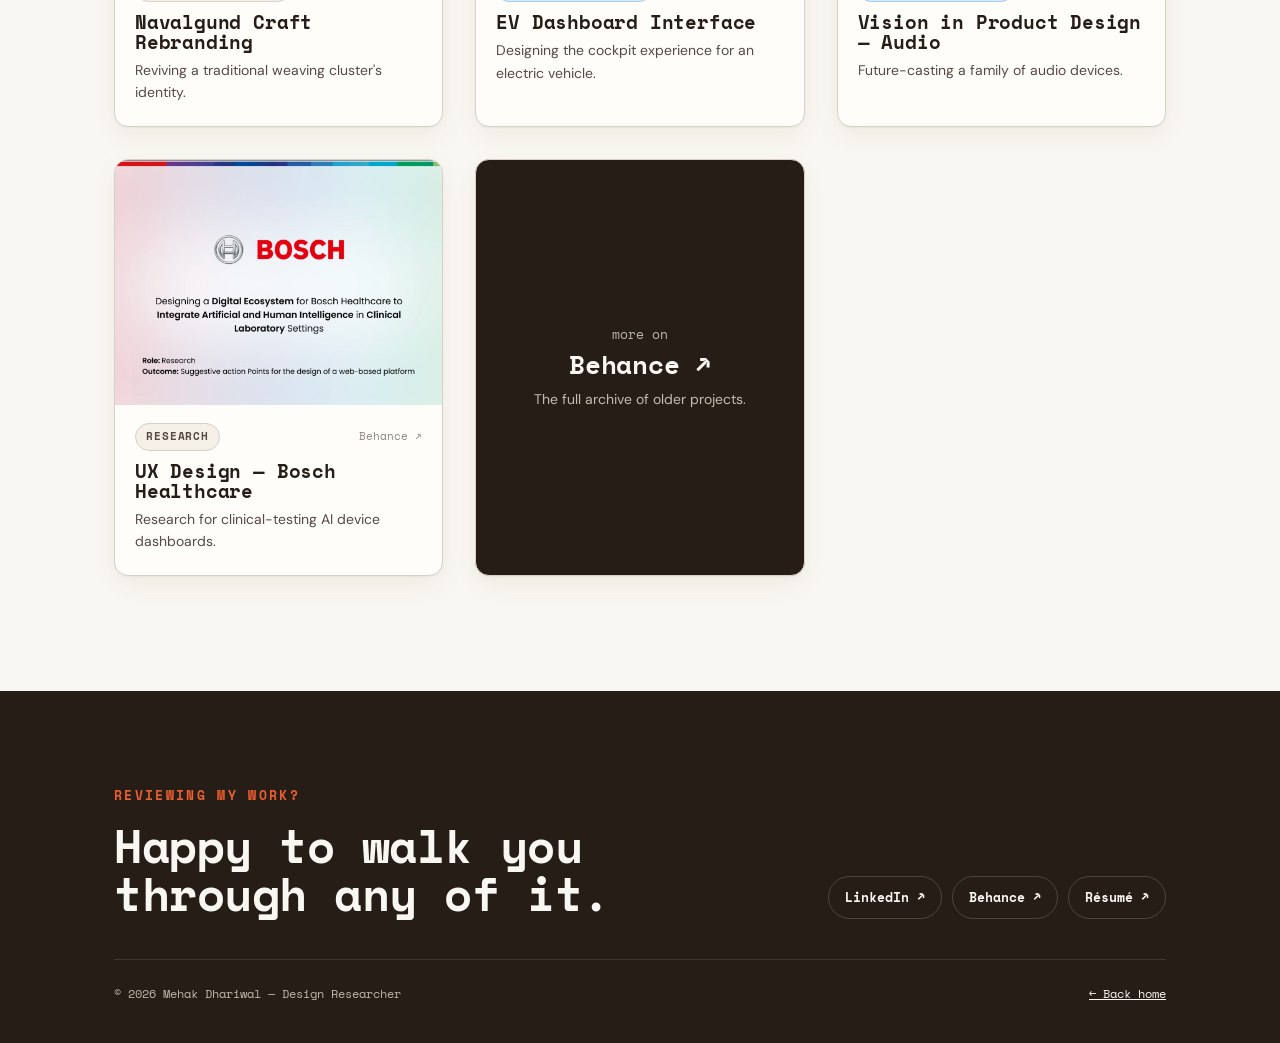
<file: work.html>
<!DOCTYPE html>
<html lang="en">
<head>
<meta charset="UTF-8">
<meta name="viewport" content="width=device-width, initial-scale=1.0">
<script>document.documentElement.classList.add('js');</script>
<title>Work — Mehak Dhariwal</title>
<link rel="stylesheet" href="assets/styles.css">
</head>
<body data-screen-label="Work">

<!-- ============ NAV ============ -->
<header class="nav">
  <div class="nav-inner">
    <a class="brand" href="index.html">
      <span class="brand-mark"><img src="assets/img/avatar.png" alt="Mehak avatar"></span>
      <span class="brand-name">Mehak Dhariwal<small>Design Researcher</small></span>
    </a>
    <nav class="nav-links">
      <a href="index.html">Home</a>
      <a href="work.html" class="active">Work</a>
      <a href="game.html">Game</a>
      <a href="studio.html">Studio</a>
      <a href="lens.html">Lens</a>
    </nav>
    <a class="nav-cta" href="https://drive.google.com/file/d/1a9HaY3He2gnI_qAfb5jDq6JSyvHSNt8t/view?usp=sharing" target="_blank" rel="noopener">Résumé ↗</a>
    <button class="nav-toggle" aria-label="Menu"><span></span><span></span><span></span></button>
  </div>
</header>

<!-- ============ HEADER ============ -->
<section class="section" style="padding-bottom:clamp(32px,5vw,56px);">
  <div class="wrap">
    <span class="eyebrow reveal">Selected Work</span>
    <h1 class="reveal d1" style="font-size:clamp(40px,8vw,84px); margin-top:18px; max-width:16ch;">Research that<br>moves products<span class="pop" style="color:var(--orange);">.</span></h1>
    <p class="lede reveal d2 narrow" style="margin-top:22px;">
      I work where messy human behavior meets complex systems — B2B platforms, healthcare devices, classrooms.
      Below is one project up close, plus a trail of older work on Notion &amp; Behance.
    </p>
    <div class="row reveal d3" style="margin-top:22px; gap:10px;">
      <span class="tag o">Research</span>
      <span class="tag b">Research &amp; Design</span>
      <span class="tag">Service Design</span>
      <span class="tag">Systems Thinking</span>
    </div>
  </div>
</section>

<!-- ============ HERO PROJECT: APARTWORLD ============ -->
<section class="section" style="padding-top:clamp(24px,4vw,40px);" data-screen-label="ApartWorld feature">
  <div class="wrap">
    <div class="reveal" style="display:flex; align-items:center; gap:12px; margin-bottom:20px;">
      <span class="tag o">★ Hero Project</span>
      <span class="mono dim" style="font-size:13px;">NexTurn · 2025 — present</span>
    </div>

    <a class="card reveal d1" href="apartworld.html" style="display:block; border:1.5px solid var(--line);">
      <div class="wide" style="min-height:300px; overflow:hidden;">
        <img src="assets/img/aw/overview.png" alt="ApartWorld — search results, compare & quotation" style="display:block; width:100%; height:100%; object-fit:cover;">
      </div>
      <div style="padding:clamp(26px,4vw,48px);">
        <div style="display:grid; grid-template-columns: 1.3fr .7fr; gap:clamp(20px,4vw,48px); align-items:end;" class="as-head">
          <div>
            <h2 style="font-size:clamp(34px,5.5vw,64px);">ApartWorld</h2>
            <p class="lede" style="margin-top:14px;">A B2B serviced-apartment booking platform for travel agents, agency admins, and ops teams. I led the research across four connected studies.</p>
          </div>
          <div class="stack-sm" style="text-align:left;">
            <div><div class="mono dim" style="font-size:12px;">My role</div><div class="mono" style="font-weight:700;">UX Research (embedded)</div></div>
            <div><div class="mono dim" style="font-size:12px;">Domain</div><div class="mono" style="font-weight:700;">B2B Hospitality</div></div>
            <div><div class="mono dim" style="font-size:12px;">Studies</div><div class="mono" style="font-weight:700;">4 · within</div></div>
          </div>
        </div>

        <div class="grid cols-4" style="margin-top:clamp(26px,4vw,40px);">
          <div class="card" style="box-shadow:none; background:var(--paper-2);">
            <div style="padding:20px;">
              <div class="mono" style="font-size:13px; color:var(--orange); font-weight:700;">01</div>
              <h4 style="font-size:16px; margin:8px 0 6px;">Understanding the ecosystem</h4>
              <p style="font-size:13.5px;">Stakeholders, competitive landscape &amp; hidden dependencies.</p>
            </div>
          </div>
          <div class="card" style="box-shadow:none; background:var(--paper-2);">
            <div style="padding:20px;">
              <div class="mono" style="font-size:13px; color:var(--orange); font-weight:700;">02</div>
              <h4 style="font-size:16px; margin:8px 0 6px;">Understanding users at scale</h4>
              <p style="font-size:13.5px;">124-agent survey + in-depth admin sessions.</p>
            </div>
          </div>
          <div class="card" style="box-shadow:none; background:var(--paper-2);">
            <div style="padding:20px;">
              <div class="mono" style="font-size:13px; color:var(--orange); font-weight:700;">03</div>
              <h4 style="font-size:16px; margin:8px 0 6px;">From research to MVP</h4>
              <p style="font-size:13.5px;">Turning insight into a scope teams could commit to.</p>
            </div>
          </div>
          <div class="card" style="box-shadow:none; background:var(--paper-2);">
            <div style="padding:20px;">
              <div class="mono" style="font-size:13px; color:var(--orange); font-weight:700;">04</div>
              <h4 style="font-size:16px; margin:8px 0 6px;">Evaluating the flows</h4>
              <p style="font-size:13.5px;">Usability-testing compare &amp; quotation — 100% completion.</p>
            </div>
          </div>
        </div>

        <div class="row" style="margin-top:28px;">
          <span class="btn btn-primary">Open the full project <span class="arr">→</span></span>
        </div>
      </div>
    </a>
  </div>
</section>

<hr class="dash" style="max-width:var(--maxw); margin-left:auto; margin-right:auto;">

<!-- ============ OLDER WORK ============ -->
<section class="section" style="padding-top:clamp(8px,2vw,24px);" data-screen-label="Older work">
  <div class="wrap">
    <div class="row reveal" style="justify-content:space-between; align-items:flex-end; margin-bottom:clamp(26px,4vw,40px);">
      <div>
        <span class="eyebrow">The Archive</span>
        <h2 style="font-size:clamp(28px,4.6vw,48px); margin-top:14px;">Older work &amp; case studies</h2>
        <p class="dim mono" style="font-size:13px; margin-top:10px;">in-depth case studies below · more older work on Behance</p>
      </div>
    </div>

    <div class="grid cols-3">
      <a class="card reveal d1" href="tan90.html">
        <img class="shot" src="assets/img/tan90-audit.png" alt="Tan90 student performance dashboard">
        <div style="padding:18px 20px 22px;">
          <div class="row" style="justify-content:space-between;"><span class="tag b">Research &amp; Design</span><span class="mono dim" style="font-size:11px;">Case study →</span></div>
          <h4 style="font-size:19px; margin:11px 0 6px;">Student Performance Dashboard</h4>
          <p style="font-size:14px;">Cut report-generation time by 70% for educators. (Tan90)</p>
        </div>
      </a>

      <a class="card reveal d2" href="treck.html">
        <img class="shot" src="assets/img/treck/sketch-2.webp" alt="TReCk trek-prep app wireframe sketch">
        <div style="padding:18px 20px 22px;">
          <div class="row" style="justify-content:space-between;"><span class="tag">Research</span><span class="mono dim" style="font-size:11px;">Case study →</span></div>
          <h4 style="font-size:19px; margin:11px 0 6px;">TReCk — Simplifying Trek Prep</h4>
          <p style="font-size:14px;">Helping first-time trekkers prepare with confidence.</p>
        </div>
      </a>

      <a class="card reveal d3" href="parking.html">
        <img class="shot" src="assets/img/parking/miro.webp" alt="Parking app low-fidelity wireframes">
        <div style="padding:18px 20px 22px;">
          <div class="row" style="justify-content:space-between;"><span class="tag">Research &amp; Design</span><span class="mono dim" style="font-size:11px;">Case study →</span></div>
          <h4 style="font-size:19px; margin:11px 0 6px;">Parking in Co-working Spaces</h4>
          <p style="font-size:14px;">Turning a navigation problem into an uncertainty one.</p>
        </div>
      </a>
    </div>

    <div class="reveal" style="margin:clamp(36px,5vw,56px) 0 clamp(20px,3vw,28px);">
      <span class="eyebrow">More on Behance</span>
      <p class="dim mono" style="font-size:13px; margin-top:10px;">↗ older projects, hosted on Behance</p>
    </div>

    <div class="grid cols-3">
      <a class="card reveal d1" href="https://www.behance.net/gallery/171537929/Creative-Rebranding-Navalgund-Craft-Cluster" target="_blank" rel="noopener">
        <img class="shot" src="assets/img/behance/navalgund.png" alt="Threads of Culture — Navalgund Durries rebranding">
        <div style="padding:18px 20px 22px;">
          <div class="row" style="justify-content:space-between;"><span class="tag">Research &amp; Design</span><span class="mono dim" style="font-size:11px;">Behance ↗</span></div>
          <h4 style="font-size:19px; margin:11px 0 6px;">Navalgund Craft Rebranding</h4>
          <p style="font-size:14px;">Reviving a traditional weaving cluster's identity.</p>
        </div>
      </a>

      <a class="card reveal d2" href="https://www.behance.net/gallery/142019211/EV-Dashboard-Interface-Design" target="_blank" rel="noopener">
        <img class="shot" src="assets/img/behance/ev.png" alt="EV dashboard interface design">
        <div style="padding:18px 20px 22px;">
          <div class="row" style="justify-content:space-between;"><span class="tag b">Research &amp; Design</span><span class="mono dim" style="font-size:11px;">Behance ↗</span></div>
          <h4 style="font-size:19px; margin:11px 0 6px;">EV Dashboard Interface</h4>
          <p style="font-size:14px;">Designing the cockpit experience for an electric vehicle.</p>
        </div>
      </a>

      <a class="card reveal d3" href="https://www.behance.net/gallery/167504677/Vision-in-Product-Design-Audio-devices" target="_blank" rel="noopener">
        <img class="shot" src="assets/img/behance/audio.png" alt="Vision in Product Design — audio devices">
        <div style="padding:18px 20px 22px;">
          <div class="row" style="justify-content:space-between;"><span class="tag b">Research &amp; Design</span><span class="mono dim" style="font-size:11px;">Behance ↗</span></div>
          <h4 style="font-size:19px; margin:11px 0 6px;">Vision in Product Design — Audio</h4>
          <p style="font-size:14px;">Future-casting a family of audio devices.</p>
        </div>
      </a>

      <a class="card reveal d1" href="https://www.behance.net/gallery/170364207/UX-Design-Bosch-Healthcare" target="_blank" rel="noopener">
        <img class="shot" src="assets/img/behance/bosch.png" alt="Bosch Healthcare digital ecosystem">
        <div style="padding:18px 20px 22px;">
          <div class="row" style="justify-content:space-between;"><span class="tag">Research</span><span class="mono dim" style="font-size:11px;">Behance ↗</span></div>
          <h4 style="font-size:19px; margin:11px 0 6px;">UX Design — Bosch Healthcare</h4>
          <p style="font-size:14px;">Research for clinical-testing AI device dashboards.</p>
        </div>
      </a>

      <a class="card reveal d3" href="https://www.behance.net/mehakdhariwal" target="_blank" rel="noopener" style="display:grid; place-items:center; background:var(--ink); color:var(--paper); min-height:100%; text-align:center;">
        <div style="padding:24px;">
          <div class="mono" style="font-size:13px; opacity:.7;">more on</div>
          <h4 style="color:var(--paper); font-size:26px; margin:6px 0 10px;">Behance ↗</h4>
          <p style="color:oklch(0.8 0.02 80); font-size:14px;">The full archive of older projects.</p>
        </div>
      </a>
    </div>
  </div>
</section>

<!-- ============ FOOTER ============ -->
<footer class="foot">
  <div class="wrap">
    <div class="foot-top">
      <div>
        <span class="eyebrow no-rule" style="color:var(--orange);">Reviewing my work?</span>
        <h2 style="margin-top:14px;">Happy to walk you<br>through any of it.</h2>
      </div>
      <div class="foot-socials">
        <a href="https://www.linkedin.com/in/mehak-dhariwal/" target="_blank" rel="noopener">LinkedIn ↗</a>
        <a href="https://www.behance.net/mehakdhariwal" target="_blank" rel="noopener">Behance ↗</a>
        <a href="https://drive.google.com/file/d/1a9HaY3He2gnI_qAfb5jDq6JSyvHSNt8t/view?usp=sharing" target="_blank" rel="noopener">Résumé ↗</a>
      </div>
    </div>
    <div class="foot-bottom">
      <span>© 2026 Mehak Dhariwal — Design Researcher</span>
      <a href="index.html">← Back home</a>
    </div>
  </div>
</footer>

<script src="assets/site.js"></script>
</body>
</html>
</file>
<file: assets/styles.css>
/* ============================================================
   MEHAK DHARIWAL — PORTFOLIO
   Refined mono + warm paper + orange scrapbook
   ============================================================ */

@import url('https://fonts.googleapis.com/css2?family=Space+Mono:ital,wght@0,400;0,700;1,400;1,700&family=DM+Sans:opsz,wght@9..40,400;9..40,500;9..40,600;9..40,700&display=swap');

:root{
  /* palette */
  --paper:        oklch(0.976 0.008 85);
  --paper-2:      oklch(0.955 0.012 80);
  --card:         oklch(0.995 0.004 90);
  --ink:          oklch(0.24 0.018 55);
  --ink-soft:     oklch(0.42 0.02 55);
  --ink-faint:    oklch(0.62 0.015 60);
  --line:         oklch(0.86 0.012 70);
  --line-soft:    oklch(0.91 0.01 75);

  --orange:       oklch(0.66 0.185 38);
  --orange-deep:  oklch(0.57 0.18 36);
  --orange-tint:  oklch(0.93 0.05 50);
  --blue:         oklch(0.62 0.12 248);
  --blue-tint:    oklch(0.93 0.035 248);
  --pink:         oklch(0.70 0.14 8);
  --green:        oklch(0.66 0.11 155);

  /* type */
  --mono: 'Space Mono', ui-monospace, monospace;
  --sans: 'DM Sans', system-ui, sans-serif;

  /* layout */
  --maxw: 1180px;
  --gap: clamp(16px, 3vw, 32px);
  --pad-x: clamp(20px, 5vw, 64px);
  --radius: 14px;
  --radius-sm: 9px;

  --shadow-soft: 0 1px 2px oklch(0.4 0.02 60 / 0.05), 0 8px 24px oklch(0.4 0.02 60 / 0.07);
  --shadow-card: 0 1px 3px oklch(0.4 0.02 60 / 0.06), 0 18px 40px oklch(0.4 0.02 60 / 0.10);
}

*{ box-sizing: border-box; }
html{ scroll-behavior: smooth; -webkit-text-size-adjust: 100%; }
body{
  margin:0;
  background: var(--paper);
  color: var(--ink);
  font-family: var(--sans);
  font-size: 17px;
  line-height: 1.6;
  -webkit-font-smoothing: antialiased;
  text-rendering: optimizeLegibility;
  overflow-x: hidden;
}
img{ max-width:100%; display:block; }
a{ color: inherit; }

/* paper grain — very subtle */
body::before{
  content:""; position:fixed; inset:0; z-index:0; pointer-events:none;
  background-image:
    radial-gradient(oklch(0.5 0.02 60 / 0.020) 1px, transparent 1px);
  background-size: 4px 4px;
  opacity:.6;
}

/* ---------- type ---------- */
.mono{ font-family: var(--mono); }
h1,h2,h3,h4{ font-family: var(--mono); font-weight:700; line-height:1.05; letter-spacing:-0.01em; margin:0; color:var(--ink); }
.eyebrow{
  font-family: var(--mono); font-weight:700; font-size:13px;
  letter-spacing:.18em; text-transform:uppercase; color:var(--orange);
  display:inline-flex; align-items:center; gap:10px;
}
.eyebrow::before{ content:""; width:26px; height:2px; background:var(--orange); display:inline-block; }
.eyebrow.no-rule::before{ display:none; }

p{ margin:0 0 1em; color:var(--ink-soft); }
p:last-child{ margin-bottom:0; }
.lede{ font-size: clamp(18px, 2.2vw, 21px); color:var(--ink); line-height:1.55; }

.section{ position:relative; z-index:1; padding: clamp(64px,9vw,120px) 0; }
.wrap{ width:100%; max-width: var(--maxw); margin:0 auto; padding:0 var(--pad-x); }
.narrow{ max-width: 760px; }

/* ---------- nav ---------- */
.nav{
  position: sticky; top:0; z-index:100;
  backdrop-filter: blur(10px);
  background: oklch(0.976 0.008 85 / 0.82);
  border-bottom:1px solid var(--line-soft);
}
.nav-inner{
  max-width: var(--maxw); margin:0 auto; padding: 12px var(--pad-x);
  display:flex; align-items:center; justify-content:space-between; gap:16px;
}
.brand{ display:flex; align-items:center; gap:11px; text-decoration:none; color:var(--ink); }
.brand-mark{
  width:40px; height:40px; flex:none; overflow:visible;
  background: transparent;
  display:grid; place-items:center;
}
.brand-mark img{ width:100%; height:100%; object-fit:contain; display:block; }
.brand-name{ font-family:var(--mono); font-weight:700; font-size:15px; letter-spacing:-.01em; }
.brand-name small{ display:block; font-size:11px; font-weight:400; color:var(--ink-faint); letter-spacing:.04em; }

.nav-links{ display:flex; align-items:center; gap:4px; }
.nav-links a{
  font-family:var(--mono); font-size:14px; font-weight:400; text-decoration:none; color:var(--ink-soft);
  padding:8px 14px; border-radius:99px; transition: color .2s, background .2s;
  position:relative;
}
.nav-links a:hover{ color:var(--ink); background:var(--paper-2); }
.nav-links a.active{ color:var(--orange); }
.nav-links a.active::after{
  content:""; position:absolute; left:14px; right:14px; bottom:3px; height:2px;
  background:var(--orange); border-radius:2px;
}
.nav-cta{
  font-family:var(--mono); font-size:13px; font-weight:700; text-decoration:none;
  padding:9px 16px; border-radius:99px; background:var(--ink); color:var(--paper);
  transition: transform .15s, background .2s;
}
.nav-cta:hover{ transform: translateY(-1px); background:var(--orange-deep); }
.nav-toggle{ display:none; background:none; border:0; cursor:pointer; padding:8px; }
.nav-toggle span{ display:block; width:22px; height:2px; background:var(--ink); margin:4px 0; transition:.25s; }

/* ---------- buttons ---------- */
.btn{
  display:inline-flex; align-items:center; gap:9px;
  font-family:var(--mono); font-weight:700; font-size:14px; text-decoration:none;
  padding:13px 22px; border-radius:99px; cursor:pointer; border:1.5px solid transparent;
  transition: transform .15s, background .2s, color .2s, border-color .2s;
}
.btn .arr{ transition: transform .2s; }
.btn:hover .arr{ transform: translateX(4px); }
.btn-primary{ background:var(--ink); color:var(--paper); }
.btn-primary:hover{ background:var(--orange-deep); transform:translateY(-2px); }
.btn-ghost{ background:transparent; color:var(--ink); border-color:var(--line); }
.btn-ghost:hover{ border-color:var(--ink); transform:translateY(-2px); }
.btn-accent{ background:var(--orange); color:var(--paper); }
.btn-accent:hover{ background:var(--orange-deep); transform:translateY(-2px); }

.textlink{
  font-family:var(--mono); font-weight:700; font-size:15px; color:var(--ink);
  text-decoration:none; display:inline-flex; align-items:center; gap:8px;
  border-bottom:2px solid var(--orange); padding-bottom:2px;
  transition: gap .2s, color .2s;
}
.textlink:hover{ gap:13px; color:var(--orange-deep); }

/* ---------- placeholders ---------- */
.ph{
  position:relative; overflow:hidden; border-radius:var(--radius-sm);
  background:
    repeating-linear-gradient(135deg,
      oklch(0.5 0.02 60 / 0.05) 0 8px, transparent 8px 16px),
    var(--paper-2);
  border:1px solid var(--line);
  display:grid; place-items:center; color:var(--ink-faint);
  aspect-ratio: 4/3;
}
.ph span{
  font-family:var(--mono); font-size:11px; letter-spacing:.06em;
  background:var(--card); padding:5px 11px; border-radius:99px; border:1px solid var(--line);
  color:var(--ink-soft); text-align:center; max-width:80%;
}
.ph.tall{ aspect-ratio: 3/4; }
.ph.wide{ aspect-ratio: 16/9; }
.ph.square{ aspect-ratio: 1/1; }
.ph.tint-o{ background:
    repeating-linear-gradient(135deg, oklch(0.66 0.185 38 / 0.08) 0 8px, transparent 8px 16px),
    var(--orange-tint); border-color: oklch(0.66 0.185 38 / 0.25); }
.ph.tint-b{ background:
    repeating-linear-gradient(135deg, oklch(0.62 0.12 248 / 0.08) 0 8px, transparent 8px 16px),
    var(--blue-tint); border-color: oklch(0.62 0.12 248 / 0.25); }

/* photo = placeholder with polaroid vibe */
.photo{
  background:var(--card); padding:8px 8px 30px; border-radius:4px;
  box-shadow: var(--shadow-card); border:1px solid var(--line-soft);
}
.photo .ph{ border-radius:2px; }
.photo .cap{
  font-family:var(--mono); font-size:11px; color:var(--ink-faint);
  text-align:center; margin-top:9px; letter-spacing:.02em;
}
/* real photo inside frames / cards */
.shot{ display:block; width:100%; border-radius:2px; object-fit:cover; background:var(--paper-2); }
.shot.square{ aspect-ratio:1/1; }
.shot.tall{ aspect-ratio:3/4; }
.shot.wide{ aspect-ratio:16/9; }
.shot:not(.square):not(.tall):not(.wide){ aspect-ratio:4/3; }
/* cutout subjects look better contained on a tint */
.shot.contain{ object-fit:contain; }
.card .shot{ border-radius:0; }

/* ---------- cards ---------- */
.card{
  background:var(--card); border:1px solid var(--line); border-radius:var(--radius);
  box-shadow: var(--shadow-soft); overflow:hidden;
  transition: transform .25s cubic-bezier(.2,.7,.3,1), box-shadow .25s, border-color .25s;
}
a.card{ text-decoration:none; color:inherit; display:block; }
a.card:hover{ transform:translateY(-4px); box-shadow:var(--shadow-card); border-color:var(--line); }

.tag{
  display:inline-block; font-family:var(--mono); font-size:11px; font-weight:700;
  letter-spacing:.08em; text-transform:uppercase; padding:4px 10px; border-radius:99px;
  background:var(--paper-2); color:var(--ink-soft); border:1px solid var(--line);
}
.tag.o{ background:var(--orange-tint); color:var(--orange-deep); border-color:oklch(0.66 0.185 38 / 0.3); }
.tag.b{ background:var(--blue-tint); color:oklch(0.45 0.12 248); border-color:oklch(0.62 0.12 248 / 0.3); }

/* ---------- reveal animations ---------- */
/* Base state is VISIBLE — if JS never runs, content still shows. */
.reveal{ opacity:1; }
html.js .reveal{ opacity:0; transform: translateY(22px); transition: opacity .7s ease, transform .7s cubic-bezier(.2,.7,.3,1); }
html.js .reveal.in{ opacity:1; transform:none; }
html.js .reveal.d1{ transition-delay:.08s; } html.js .reveal.d2{ transition-delay:.16s; }
html.js .reveal.d3{ transition-delay:.24s; } html.js .reveal.d4{ transition-delay:.32s; }
html.js .reveal.d5{ transition-delay:.40s; }
@media (prefers-reduced-motion: reduce){
  html.js .reveal{ opacity:1 !important; transform:none !important; transition:none !important; }
  html{ scroll-behavior:auto; }
}

/* doodle scribbles */
.scribble{ position:absolute; pointer-events:none; z-index:0; }

/* typed caret */
.caret{ display:inline-block; color:var(--orange); font-weight:700; animation: blink 1s steps(1) infinite; }
@keyframes blink{ 50%{ opacity:0; } }

/* ---------- design journey ---------- */
.journey{ position:relative; }
.journey-path{ position:absolute; inset:0; width:100%; height:100%; z-index:0; pointer-events:none; }
.journey-path path{
  fill:none; stroke:var(--orange); stroke-width:3; stroke-linecap:round;
  stroke-dasharray: 2 14; /* dotted */
  opacity:.55;
}
.journey-inner{ position:relative; z-index:1; display:flex; flex-direction:column; gap: clamp(48px, 8vw, 110px); }
.milestone{ display:grid; grid-template-columns: minmax(0,0.78fr) 48px minmax(0,1.22fr); align-items:start; gap:0; }
/* flip side: keep media in the WIDER column (left), text in the narrower (right) */
.milestone.flip{ grid-template-columns: minmax(0,1.22fr) 48px minmax(0,0.78fr); }
.milestone .node{
  grid-column:2; justify-self:center; margin-top:6px;
  width:18px; height:18px; border-radius:50%; background:var(--paper); border:3px solid var(--orange);
  box-shadow: 0 0 0 6px var(--paper); z-index:2;
}
.milestone .m-body{ grid-column:1; padding-right: clamp(20px,4vw,56px); text-align:right; }
.milestone .m-media{ grid-column:3; padding-left: clamp(20px,4vw,56px); }
.milestone.flip .m-body{ grid-column:3; padding-right:0; padding-left: clamp(20px,4vw,56px); text-align:left; }
.milestone.flip .m-media{ grid-column:1; padding-left:0; padding-right: clamp(20px,4vw,56px); }
.m-body{ position:sticky; top:90px; }
.m-year{ font-family:var(--mono); font-size:13px; font-weight:700; letter-spacing:.1em; color:var(--orange); }
.m-title{ font-size: clamp(26px, 3.6vw, 42px); margin:6px 0 12px; }
.m-title.alt{ color:var(--blue); } .m-title.pink{ color:var(--pink); }
.milestone p{ font-size:15px; }
.m-media{ display:flex; flex-wrap:wrap; gap:18px; align-items:flex-start; }
.milestone.flip .m-media{ justify-content:flex-end; }
.m-media .photo{ width: clamp(190px, 28vw, 300px); }

/* pre-composed collages already carry their own frame + caption — render bare */
.m-media .collage{ display:block; width:100%; height:auto; filter: drop-shadow(0 12px 28px oklch(0.4 0.02 60 / 0.16)); transition: transform .3s cubic-bezier(.2,.7,.3,1); }
.m-media .collage:hover{ transform: scale(1.015) rotate(0deg) !important; }
.collage-wrap{ flex:1 1 auto; min-width:0; }
.collage-wrap.s{ max-width: clamp(220px, 32vw, 340px); }
.collage-wrap.m{ max-width: clamp(280px, 42vw, 460px); }
.collage-wrap.l{ max-width: clamp(300px, 48vw, 560px); }

/* full-width focal era collage (covid / NIFT / tan-90) */
.milestone.wide{ grid-template-columns: 1fr; gap:0; justify-items:center; text-align:center; }
.milestone.wide .node{ grid-column:1; margin-bottom:6px; }
.milestone.wide .m-body{ grid-column:1; position:static; text-align:center; padding:0 0 26px; max-width:620px; }
.milestone.wide .chip-list{ justify-content:center; }
.milestone.wide .m-media{ grid-column:1; padding:0; justify-content:center; width:100%; }
.milestone.wide .collage-wrap{ flex:0 1 auto; }
.milestone.wide .collage-wrap.hero{ max-width: min(940px, 100%); }
.milestone.wide .collage-wrap.tall{ max-width: min(560px, 100%); }

/* Covid hero collage: full-bleed edge-to-edge on desktop */
@media (min-width: 761px){
  .milestone.wide .collage-wrap.hero{
    width: 100vw; max-width: 100vw;
    margin-left: calc(50% - 50vw);
    margin-right: calc(50% - 50vw);
  }
}

.chip-list{ display:flex; flex-wrap:wrap; gap:8px; }
.milestone .chip-list{ justify-content:flex-end; }
.milestone.flip .chip-list{ justify-content:flex-start; }

/* tight scrapbook cluster of small polaroids */
.m-media.cluster{ gap:10px; }
.m-media.cluster .collage-wrap{ max-width: clamp(150px, 22vw, 215px); }

/* plain full image — no polaroid frame, no crop, white background */
.shot-plain{ display:block; width:100%; height:auto; background:#fff; border:1px solid var(--line-soft); border-radius:8px; box-shadow:var(--shadow-soft); }

/* collage bleeds to the right viewport edge, text stays left (desktop) */
@media (min-width:761px){
  .milestone.bleed-r{ margin-right: calc(50% - 50vw); }
  .milestone.bleed-r .m-media{ justify-content:flex-end; }
}

/* ---------- testimonial carousel ---------- */
.tcar{ position:relative; }
.tcar-track{
  display:flex; gap: var(--gap); overflow-x:auto; scroll-snap-type:x proximity;
  padding:4px 4px 10px; margin:-4px -4px 0;
  -ms-overflow-style:none; scrollbar-width:none;
}
.tcar-track::-webkit-scrollbar{ display:none; }
.tcar-card{ flex:0 0 calc(50% - var(--gap)/2); scroll-snap-align:start; }
@media (max-width:720px){ .tcar-card{ flex-basis:100%; } }

.tcar-ctrl{ display:flex; align-items:center; justify-content:center; gap:18px; margin-top:clamp(20px,3vw,30px); }
.tcar-btn{
  width:46px; height:46px; flex:none; border-radius:50%; cursor:pointer;
  background:var(--card); border:1.5px solid var(--line); color:var(--ink);
  font-family:var(--mono); font-size:18px; line-height:1; display:grid; place-items:center;
  transition: transform .15s, background .2s, border-color .2s, color .2s, opacity .2s;
}
.tcar-btn:hover{ background:var(--ink); color:var(--paper); border-color:var(--ink); transform:translateY(-2px); }
.tcar-btn[disabled]{ opacity:.32; cursor:default; transform:none; background:var(--card); color:var(--ink); border-color:var(--line); }
.tcar-dots{ display:flex; gap:9px; align-items:center; }
.tcar-dot{
  width:8px; height:8px; border-radius:50%; border:0; padding:0; cursor:pointer;
  background:var(--line); transition: background .2s, transform .2s, width .2s;
}
.tcar-dot.on{ background:var(--orange); width:22px; border-radius:4px; }

@media (max-width: 760px){
  .journey-path{ left:14px; width:3px; }
  .journey-inner{ gap: clamp(40px,9vw,64px); }
  .milestone{ grid-template-columns: 30px 1fr; }
  .milestone .node{ grid-column:1; justify-self:start; }
  .m-body{ position:static; top:auto; }
  .milestone .m-body,
  .milestone.flip .m-body{ grid-column:2; text-align:left; padding:0 0 16px; }
  .milestone .m-media,
  .milestone.flip .m-media{ grid-column:2; padding:0; justify-content:flex-start; }
  .milestone .chip-list, .milestone.flip .chip-list{ justify-content:flex-start; }
  .m-media .photo{ width: clamp(150px, 42vw, 230px); }
  .collage-wrap.s,.collage-wrap.m,.collage-wrap.l{ max-width:100%; }
  /* wide collages: align left like the rest on mobile */
  .milestone.wide{ grid-template-columns: 30px 1fr; justify-items:start; text-align:left; }
  .milestone.wide .node{ grid-column:1; }
  .milestone.wide .m-body,
  .milestone.wide .m-media{ grid-column:2; text-align:left; }
  .milestone.wide .chip-list{ justify-content:flex-start; }
  .milestone.wide .collage-wrap.hero,
  .milestone.wide .collage-wrap.tall{ max-width:100%; }
}

/* ---------- currently / status block ---------- */
.now-card{
  background:var(--card); border:1px solid var(--line); border-radius:var(--radius);
  box-shadow:var(--shadow-card); padding: clamp(24px,4vw,44px);
  display:grid; grid-template-columns: 1fr; gap:24px;
}
.pulse-dot{ width:9px; height:9px; border-radius:50%; background:var(--green); position:relative; }
.pulse-dot::after{ content:""; position:absolute; inset:-5px; border-radius:50%; border:2px solid var(--green); opacity:.5; animation: ping 2s ease-out infinite; }
@keyframes ping{ to{ transform:scale(2.2); opacity:0; } }
.status-pill{ display:inline-flex; align-items:center; gap:9px; font-family:var(--mono); font-size:13px; font-weight:700; letter-spacing:.04em; color:var(--ink); }

ul.ticks{ list-style:none; margin:0; padding:0; display:grid; gap:13px; }
ul.ticks li{ position:relative; padding-left:30px; color:var(--ink-soft); font-size:15.5px; }
ul.ticks li::before{
  content:"→"; position:absolute; left:0; top:0; color:var(--orange); font-family:var(--mono); font-weight:700;
}

/* hero name */
.hero-name{ font-size: clamp(42px, 9vw, 104px); line-height:.95; letter-spacing:-0.03em; }
.hero-name .pop{ color:var(--orange); }

/* ---------- hero stage: word-synced mini-collage clusters ---------- */
.hero-stage{ position:relative; width:100%; max-width:470px; margin-inline:auto; aspect-ratio:1/1; }
.hero-shot{
  position:absolute; inset:0; margin:0; opacity:0; pointer-events:none;
  transition: opacity .5s ease;
}
.hero-shot.on{ opacity:1; }
.hc{ position:absolute; display:block; height:auto; border-radius:6px; filter: drop-shadow(0 12px 26px oklch(0.4 0.02 60 / 0.22)); }
.hc.cut{ border-radius:0; filter: drop-shadow(0 10px 20px oklch(0.4 0.02 60 / 0.28)); }
/* scatter slots — max-width + max-height so nothing distorts or overflows */
.hc.p1{ max-width:50%; max-height:54%; top:2%;   left:0;    transform:rotate(-4deg); z-index:2; }
.hc.p2{ max-width:46%; max-height:50%; top:24%;  right:0;   transform:rotate(4deg);  z-index:3; }
.hc.p3{ max-width:48%; max-height:48%; bottom:1%; left:15%;  transform:rotate(2deg);  z-index:1; }
.hc.p4{ max-width:42%; max-height:46%; bottom:2%; right:1%;  transform:rotate(-3deg); z-index:2; }
.hc.p5{ max-width:40%; max-height:44%; top:4%;    right:3%;  transform:rotate(3deg);  z-index:2; }
.hc.center{ max-width:88%; max-height:88%; top:50%; left:50%; transform:translate(-50%,-50%); z-index:2; }
.hc.circle{ aspect-ratio:1/1; object-fit:cover; border-radius:50%; }

/* group 0 — "make": sketchbooks, bigger & overlapping */
.g-make .p1{ max-width:64%; max-height:64%; top:0;    left:-1%;  transform:rotate(-5deg); z-index:2; }
.g-make .p2{ max-width:60%; max-height:60%; top:16%;  right:-3%; transform:rotate(5deg);  z-index:3; }
.g-make .p3{ max-width:62%; max-height:58%; bottom:-3%; left:12%; transform:rotate(2deg); z-index:1; }

/* group 2 — animation loops: peacock left · watermelon · hand-eye (tall) right */
.g-loops .p1{ max-width:47%; max-height:47%; top:5%;  left:4%; bottom:auto; transform:rotate(-4deg); z-index:2; }
.g-loops .p2{ max-width:43%; max-height:43%; top:auto; bottom:3%; left:13%; right:auto; transform:rotate(3deg); z-index:1; }
.g-loops .p3{ max-width:40%; max-height:86%; top:50%; right:7%; bottom:auto; left:auto; transform:translateY(-50%) rotate(3deg); z-index:3; }

/* group 5 — take pictures: held camera (right) enlarged */
.g-cams .p1{ max-width:48%; max-height:56%; top:2%;  left:0;  bottom:auto; right:auto; transform:rotate(-4deg); z-index:2; }
.g-cams .p2{ max-width:52%; max-height:64%; top:20%; right:0; bottom:auto; left:auto; transform:rotate(4deg); z-index:3; }
.g-cams .p3{ max-width:46%; max-height:46%; bottom:1%; left:13%; top:auto; right:auto; transform:rotate(2deg); z-index:1; }

/* group 4 — travel: cliff (right) enlarged */
.g-travel .p1{ max-width:46%; max-height:50%; top:2%;  left:0;  bottom:auto; right:auto; transform:rotate(-4deg); z-index:2; }
.g-travel .p2{ max-width:56%; max-height:70%; top:16%; right:0; bottom:auto; left:auto; transform:rotate(4deg); z-index:3; }
.g-travel .p3{ max-width:44%; max-height:44%; bottom:1%; left:12%; top:auto; right:auto; transform:rotate(2deg); z-index:1; }

/* group 3 — prints: framed cyanotype trio (tall held frames) */
.g-prints .p1{ max-width:43%; max-height:62%; top:1%;   left:0;    bottom:auto; right:auto; transform:rotate(-4deg); z-index:2; }
.g-prints .p2{ max-width:43%; max-height:62%; top:16%;  right:0;   bottom:auto; left:auto;  transform:rotate(4deg);  z-index:3; }
.g-prints .p3{ max-width:43%; max-height:60%; bottom:0; left:26%;  top:auto;  right:auto;  transform:rotate(2deg);  z-index:1; }

/* group 6 — read books: bedsheet figure anchor, books flanking its body */
.g-books .p1{ max-width:50%; max-height:94%; top:48%; left:50%; right:auto; bottom:auto; transform:translate(-50%,-50%) rotate(-1deg); z-index:2; }
.g-books .p2{ max-width:38%; max-height:42%; top:34%;  left:-5%; right:auto; bottom:auto; transform:rotate(-7deg); z-index:3; }
.g-books .p3{ max-width:36%; max-height:48%; bottom:-2%; left:-3%; right:auto; top:auto;  transform:rotate(5deg);  z-index:3; }
.g-books .p4{ max-width:33%; max-height:48%; bottom:-2%; right:-4%; left:auto; top:auto; transform:rotate(-5deg); z-index:3; }
.g-books .p5{ max-width:35%; max-height:42%; top:24%;  right:-5%; left:auto; bottom:auto; transform:rotate(7deg);  z-index:3; }

/* group 8 — cook & eat: sushi left · you right */
.g-eat .p1{ max-width:56%; max-height:78%; top:50%; right:-2%; left:auto; bottom:auto; transform:translateY(-50%) rotate(3deg); z-index:2; }
.g-eat .p2{ max-width:50%; max-height:72%; top:48%; left:-2%; right:auto; bottom:auto; transform:translateY(-50%) rotate(-5deg); z-index:3; }
/* gentle pop-in per item when its group activates */
.hero-shot.on .hc{ animation: hcpop .55s cubic-bezier(.2,.8,.3,1) both; }
.hero-shot.on .hc.p2{ animation-delay:.09s; }
.hero-shot.on .hc.p3{ animation-delay:.18s; }
@keyframes hcpop{ from{ opacity:0; } to{ opacity:1; } }
@media (prefers-reduced-motion: reduce){
  .hero-shot{ transition:none; } .hero-shot.on .hc{ animation:none; }
}
@media (max-width:900px){
  .hero-stage{ max-width:380px; margin-top:10px; }
}

/* ---------- footer ---------- */
.foot{
  position:relative; z-index:1; background:var(--ink); color:var(--paper);
  padding: clamp(56px,8vw,90px) 0 40px;
}
.foot a{ color:var(--paper); }
.foot .wrap{ display:grid; gap:40px; }
.foot-top{ display:flex; flex-wrap:wrap; justify-content:space-between; gap:32px; align-items:flex-end; }
.foot h2{ color:var(--paper); font-size:clamp(28px,5vw,46px); }
.foot-socials{ display:flex; flex-wrap:wrap; gap:10px; }
.foot-socials a{
  font-family:var(--mono); font-size:13px; font-weight:700; text-decoration:none;
  padding:10px 16px; border-radius:99px; border:1.5px solid oklch(0.7 0.02 80 / 0.3);
  transition: background .2s, border-color .2s, transform .15s; display:inline-flex; gap:8px; align-items:center;
}
.foot-socials a:hover{ background:oklch(1 0 0 / 0.08); border-color:var(--orange); transform:translateY(-2px); }
.foot-bottom{
  display:flex; flex-wrap:wrap; justify-content:space-between; gap:16px;
  font-family:var(--mono); font-size:12px; color:oklch(0.78 0.02 80); padding-top:24px;
  border-top:1px solid oklch(0.7 0.02 80 / 0.2);
}

/* ---------- utilities ---------- */
.grid{ display:grid; gap: var(--gap); }
.cols-2{ grid-template-columns: repeat(2,1fr); }
.cols-3{ grid-template-columns: repeat(3,1fr); }
.cols-4{ grid-template-columns: repeat(4,1fr); }
.center{ text-align:center; }
.stack-sm{ display:grid; gap:10px; }
.row{ display:flex; gap:12px; flex-wrap:wrap; align-items:center; }
.mt-s{margin-top:14px;} .mt-m{margin-top:28px;} .mt-l{margin-top:48px;}
.dim{ color:var(--ink-faint); }
.rot-l{ transform: rotate(-2.5deg); } .rot-r{ transform: rotate(2.5deg); }
.rot-l1{ transform: rotate(-1.2deg); } .rot-r1{ transform: rotate(1.2deg); }

hr.dash{
  border:0; height:0; border-top:2px dashed var(--line); margin: clamp(40px,6vw,72px) 0;
}

@media (max-width: 900px){
  .cols-4{ grid-template-columns: repeat(2,1fr); }
  .cols-3{ grid-template-columns: repeat(2,1fr); }
  .hero-grid{ grid-template-columns: 1fr !important; }
  .now-grid{ grid-template-columns: 1fr !important; }
  .hero-cluster{ min-height:300px; max-width:420px; }
  a.card[style*="1.05fr"]{ grid-template-columns: 1fr !important; }
  .as-head{ grid-template-columns: 1fr !important; }
}

/* ---------- case study ---------- */
.subnav{
  position:sticky; top:59px; z-index:90; background: oklch(0.976 0.008 85 / 0.9); backdrop-filter: blur(10px);
  border-bottom:1px solid var(--line-soft);
}
.subnav-inner{ max-width:var(--maxw); margin:0 auto; padding:0 var(--pad-x); display:flex; gap:4px; align-items:center; overflow-x:auto; }
.subnav a{
  font-family:var(--mono); font-size:13px; text-decoration:none; color:var(--ink-soft); white-space:nowrap;
  padding:14px 14px; border-bottom:2px solid transparent; transition:.2s;
}
.subnav a:hover{ color:var(--ink); }
.subnav a.on{ color:var(--orange); border-bottom-color:var(--orange); }
.subnav .sub-label{ font-family:var(--mono); font-size:12px; font-weight:700; color:var(--ink); padding-right:10px; margin-right:6px; border-right:1px solid var(--line); }

.cs-grid{ display:grid; grid-template-columns: 1fr 1fr; gap: clamp(28px,5vw,64px); align-items:center; }
.cs-grid.text-first{ }
.cs-grid > .cs-text{ max-width:52ch; }
@media (max-width:820px){ .cs-grid{ grid-template-columns:1fr; } }

.kv-row{ display:flex; flex-wrap:wrap; gap: clamp(20px,4vw,52px); padding:22px 0; border-top:1px solid var(--line); border-bottom:1px solid var(--line); }
.kv{ display:grid; gap:4px; }
.kv .k{ font-family:var(--mono); font-size:12px; color:var(--ink-faint); letter-spacing:.04em; }
.kv .v{ font-family:var(--mono); font-size:15px; font-weight:700; color:var(--ink); }

.callout{
  border-left:3px solid var(--orange); padding: 6px 0 6px clamp(20px,3vw,32px); margin: clamp(28px,4vw,44px) 0;
}
.callout .ql{ font-family:var(--mono); font-size:12px; letter-spacing:.16em; text-transform:uppercase; color:var(--orange); }
.callout p{ font-family:var(--mono); font-size: clamp(20px,2.8vw,28px); line-height:1.4; color:var(--ink); margin:10px 0 0; }

.stats{ display:grid; grid-template-columns: repeat(3,1fr); gap: var(--gap); }
@media (max-width:680px){ .stats{ grid-template-columns:1fr; } }
.stat{ background:var(--card); border:1px solid var(--line); border-radius:var(--radius); padding:24px; }
.stat .num{ font-family:var(--mono); font-weight:700; font-size: clamp(34px,5vw,48px); color:var(--orange); line-height:1; letter-spacing:-.02em; }
.stat .lbl{ font-size:14px; color:var(--ink-soft); margin-top:10px; }
.stat.fill .num{ color:var(--ink-faint); }

.steps{ display:grid; gap:18px; counter-reset: step; }
.step{ display:grid; grid-template-columns: 44px 1fr; gap:18px; align-items:start; }
.step .dot{
  width:44px; height:44px; border-radius:50%; border:2px solid var(--ink); display:grid; place-items:center;
  font-family:var(--mono); font-weight:700; counter-increment: step; flex:none;
}
.step .dot::before{ content: counter(step, decimal-leading-zero); }
.step h4{ font-size:18px; margin-bottom:6px; }
.step p{ font-size:15px; }

.cs-chapter{ position:relative; }
.cs-num{ font-family:var(--mono); font-weight:700; font-size: clamp(56px,11vw,120px); color:var(--orange-tint); line-height:.8; letter-spacing:-.04em; }
.problem-tag{ display:inline-block; font-family:var(--mono); font-size:12px; font-weight:700; letter-spacing:.1em; text-transform:uppercase; color:var(--ink-faint); }
@media (max-width: 720px){
  body{ font-size:16px; }
  .nav-links{
    position:absolute; top:100%; left:0; right:0; flex-direction:column; align-items:stretch;
    background:var(--paper); border-bottom:1px solid var(--line); padding:10px var(--pad-x) 18px; gap:2px;
    transform: translateY(-12px); opacity:0; pointer-events:none; transition:.22s;
  }
  .nav.open .nav-links{ transform:none; opacity:1; pointer-events:auto; }
  .nav-links a{ padding:12px 14px; }
  .nav-links a.active::after{ display:none; }
  .nav-toggle{ display:block; }
  .nav .nav-cta{ display:none; }
  .cols-2{ grid-template-columns: 1fr; }
  .cols-3{ grid-template-columns: 1fr; }
  .foot-top{ flex-direction:column; align-items:flex-start; }
}

/* ============================================================
   CASE-STUDY READING PAGES (ApartWorld studies)
   Maps the study markup's design-system vars onto our palette,
   so the real research content inherits the portfolio look.
   ============================================================ */
:root{
  --color-text-primary:        var(--ink);
  --color-text-secondary:      var(--ink-soft);
  --color-text-tertiary:       var(--ink-faint);
  --color-border-primary:      var(--ink);
  --color-border-secondary:    var(--line);
  --color-border-tertiary:     var(--line-soft);
  --color-background-secondary: oklch(0.955 0.012 80);
  --color-background-tertiary:  oklch(0.93 0.012 80);
  --border-radius-md: 10px;
  --border-radius-lg: 14px;
  --font-sans: var(--sans);
}

/* reading column wrapper */
.reader{ max-width: 760px; margin:0 auto; padding:0 var(--pad-x); }
.reader .s1,.reader .s2,.reader .s3,.reader .s4{ max-width:none; }

/* study page hero (portfolio-flavored, mono) */
.study-hero{ padding: clamp(40px,6vw,72px) 0 clamp(20px,3vw,32px); }
.study-hero .wrap{ max-width:760px; }
.study-kicker{ font-family:var(--mono); font-weight:700; font-size:13px; letter-spacing:.14em; text-transform:uppercase; color:var(--orange); }
.study-title{ font-family:var(--mono); font-weight:700; font-size:clamp(30px,5.5vw,52px); line-height:1.02; letter-spacing:-.02em; margin:14px 0 0; }

/* image placeholders -> portfolio dashed style */
.s1-img-area,.s2-img-area,.s3-img-area,.s4-img-area{
  background:
    repeating-linear-gradient(135deg, oklch(0.66 0.185 38 / 0.06) 0 8px, transparent 8px 16px),
    var(--orange-tint) !important;
  border:1px solid oklch(0.66 0.185 38 / 0.22);
}
.s1-img-area span,.s2-img-area span,.s3-img-area span,.s4-img-area span{
  font-family:var(--mono); color:var(--orange-deep) !important;
}
/* make study back-link feel clickable */
a.s1-back,a.s2-back,a.s3-back,a.s4-back{ text-decoration:none; }
a.s1-back:hover,a.s2-back:hover,a.s3-back:hover,a.s4-back:hover{ color:var(--orange); }
/* subnav already carries the back link — hide the in-content one */
.reader .s1-back,.reader .s2-back,.reader .s3-back,.reader .s4-back{ display:none; }

/* study sub-nav active */
.subnav.studies{ top:59px; }

/* prev/next between studies */
.study-pager{ display:grid; grid-template-columns:1fr 1fr; gap:var(--gap); margin: clamp(32px,5vw,56px) auto 0; max-width:760px; padding:0 var(--pad-x); }
.study-pager a{
  display:block; text-decoration:none; border:1px solid var(--line); border-radius:var(--radius);
  padding:20px 22px; background:var(--card); transition:border-color .2s, transform .15s, box-shadow .2s;
}
.study-pager a:hover{ border-color:var(--ink); transform:translateY(-2px); box-shadow:var(--shadow-soft); }
.study-pager .dir{ font-family:var(--mono); font-size:12px; color:var(--ink-faint); letter-spacing:.06em; }
.study-pager .ttl{ font-family:var(--mono); font-weight:700; font-size:15px; color:var(--ink); margin-top:6px; line-height:1.3; }
.study-pager a.next{ text-align:right; }
.study-pager a.disabled{ opacity:.4; pointer-events:none; }
@media (max-width:560px){ .study-pager{ grid-template-columns:1fr; } }

/* ============================================================
   FIGURES — real visuals embedded in case studies
   ============================================================ */
:root{
  --fig-red: oklch(0.57 0.17 25);
  --fig-red-bg: oklch(0.95 0.03 25);
  --fig-good: oklch(0.6 0.12 155);
  --fig-good-bg: oklch(0.95 0.04 155);
  --fig-blue: oklch(0.55 0.13 250);
  --fig-blue-bg: oklch(0.95 0.03 250);
  --fig-amber: oklch(0.66 0.13 70);
  --fig-amber-bg: oklch(0.95 0.05 75);
  --fig-purple: oklch(0.55 0.15 300);
  --fig-purple-bg: oklch(0.95 0.04 300);
}
.fig{ margin: 1.5rem 0; font-family: var(--sans); }
.fig-grid2{ display:grid; grid-template-columns:1fr 1fr; gap:12px; }
.fig-grid3{ display:grid; grid-template-columns:repeat(3,1fr); gap:12px; }
.fig-grid4{ display:grid; grid-template-columns:repeat(4,1fr); gap:10px; }
@media (max-width:640px){ .fig-grid2,.fig-grid3,.fig-grid4{ grid-template-columns:1fr 1fr; } }
@media (max-width:440px){ .fig-grid2,.fig-grid3,.fig-grid4{ grid-template-columns:1fr; } }

.fig-card{ border:1px solid var(--line); border-radius:11px; padding:14px 16px; background:var(--card); }
.fig-card.soft{ background:var(--paper-2); }
.fig-k{ font-family:var(--mono); font-size:10.5px; font-weight:700; letter-spacing:.08em; text-transform:uppercase; color:var(--ink-faint); }
.fig-num{ font-family:var(--mono); font-weight:700; font-size:clamp(22px,4vw,30px); line-height:1; color:var(--orange-deep); letter-spacing:-.02em; }
.fig-h{ font-family:var(--mono); font-weight:700; font-size:14px; color:var(--ink); margin:0 0 4px; }
.fig-sub{ font-size:12.5px; color:var(--ink-soft); line-height:1.5; margin:0; }

.fig-bars{ display:grid; gap:12px; }
.fig-bar .lab{ display:flex; justify-content:space-between; align-items:baseline; gap:10px; font-size:13.5px; color:var(--ink); margin-bottom:5px; }
.fig-bar .lab b{ font-family:var(--mono); font-weight:700; }
.fig-bar .track{ height:12px; background:var(--paper-2); border:1px solid var(--line-soft); border-radius:7px; overflow:hidden; }
.fig-bar .fill{ height:100%; background:var(--orange); border-radius:7px; }
.fig-bar.b2 .fill{ background:var(--fig-blue); }
.fig-bar.dim .fill{ background:var(--ink-faint); }

.fig-pill{ display:inline-block; font-family:var(--mono); font-size:11px; font-weight:700; padding:3px 9px; border-radius:99px; background:var(--paper-2); color:var(--ink-soft); border:1px solid var(--line); }
.fig-pill.f{ background:var(--fig-red-bg); color:var(--fig-red); border-color:transparent; }
.fig-pill.g{ background:var(--fig-good-bg); color:var(--fig-good); border-color:transparent; }
.fig-pill.a{ background:var(--orange-tint); color:var(--orange-deep); border-color:transparent; }
.fig-pill.b{ background:var(--fig-blue-bg); color:var(--fig-blue); border-color:transparent; }
.fig-pills{ display:flex; flex-wrap:wrap; gap:6px; }

.fig-note{ border-left:3px solid var(--orange); background:var(--paper-2); border-radius:0 8px 8px 0; padding:11px 15px; margin-top:12px; font-size:13px; line-height:1.6; color:var(--ink); }
.fig-note.f{ border-color:var(--fig-red); background:var(--fig-red-bg); }
.fig-note b{ color:var(--ink); }

.fig-step{ display:grid; grid-template-columns:26px 1fr; gap:11px; align-items:start; padding:7px 0; }
.fig-dot{ width:26px; height:26px; border-radius:50%; display:grid; place-items:center; font-family:var(--mono); font-weight:700; font-size:12px; background:var(--orange); color:#fff; }
.fig-dot.b{ background:var(--fig-blue); } .fig-dot.g{ background:var(--fig-good); } .fig-dot.f{ background:var(--fig-red); }
.fig-dot.o{ background:var(--paper-2); color:var(--ink); border:2px solid var(--ink); }

.fig-lane{ border:1px solid var(--line); border-radius:9px; padding:10px 13px; background:var(--card); font-size:12.5px; line-height:1.5; color:var(--ink); }
.fig-lane.gap{ background:var(--paper-2); color:var(--ink-faint); font-style:italic; }
.fig-friction{ background:var(--fig-red-bg); border:1px solid transparent; border-radius:8px; padding:8px 12px; font-size:12px; line-height:1.5; color:var(--fig-red); display:flex; gap:8px; }
.fig-friction b{ color:var(--fig-red); }

.fig-quad{ display:grid; grid-template-columns:1fr 1fr; gap:10px; }
.fig-quad .q{ border:1px solid var(--line); border-radius:10px; padding:12px 14px; }
.fig-quad .q.mvp{ background:var(--fig-blue-bg); border-color:transparent; }
.fig-quad .q.later{ background:var(--fig-purple-bg); border-color:transparent; }
.fig-quad .q.enh{ background:var(--paper-2); }
.fig-quad .q.depri{ background:var(--orange-tint); border-color:transparent; }
.fig-qitem{ font-size:12px; color:var(--ink); padding:3px 0; display:flex; gap:7px; align-items:flex-start; }
.fig-qitem::before{ content:"•"; color:var(--ink-faint); }

.fig-flow-step{ display:flex; gap:10px; align-items:flex-start; padding:6px 0; }
.fig-flow-ic{ width:30px; height:30px; border-radius:7px; display:grid; place-items:center; flex:none; border:1.5px solid var(--fig-blue); background:var(--fig-blue-bg); font-size:13px; }
.fig-flow-ic.out{ border-color:var(--fig-amber); background:var(--fig-amber-bg); }
.fig-flow-ic.in{ border-color:var(--fig-good); background:var(--fig-good-bg); }

.fig-conn{ width:2px; height:12px; background:var(--line); margin-left:12px; }

.fig-eco{ display:grid; gap:10px; }
.fig-eco-layer{ border:1px dashed var(--line); border-radius:11px; padding:12px 14px; }
.fig-eco-layer > .fig-k{ margin-bottom:9px; display:block; }
.fig-actors{ display:flex; flex-wrap:wrap; gap:8px; }
.fig-actor{ border:1px solid var(--line); border-radius:8px; padding:8px 11px; background:var(--card); font-size:12px; min-width:0; }
.fig-actor .nm{ font-weight:700; color:var(--ink); display:flex; align-items:center; gap:6px; }
.fig-actor .mt{ font-size:11px; color:var(--ink-faint); margin-top:2px; }
.fig-actor.fr{ border-color:var(--fig-red); }
.fig-actor.fr .nm::after{ content:"⚡"; font-size:11px; }

/* UI screenshots in case studies */
.ui-shot{ width:100%; display:block; border:1px solid var(--line); border-radius:10px; box-shadow:var(--shadow-soft); background:var(--card); }
.ui-cap{ font-family:var(--mono); font-size:11px; color:var(--ink-faint); margin:7px 0 0; letter-spacing:.02em; }
.ui-stack{ display:grid; gap:16px; }

/* masonry photo gallery (Studio) */
.gallery{ column-count:3; column-gap:14px; }
.gallery > * { break-inside:avoid; margin:0 0 14px; }
.gallery img{ width:100%; display:block; border-radius:5px; }
.gallery.cyan img{ box-shadow: 0 2px 14px oklch(0.45 0.08 250 / 0.18); }
.gallery.film img{ filter: grayscale(0); box-shadow: var(--shadow-soft); }
@media (max-width:820px){ .gallery{ column-count:2; } }
@media (max-width:520px){ .gallery{ column-count:2; column-gap:10px; } .gallery > *{ margin-bottom:10px; } }

/* ---------- password gate (ApartWorld) ---------- */
.gate{ position:fixed; inset:0; z-index:9999; background:var(--paper); display:grid; place-items:center; padding:24px; }
.gate[hidden]{ display:none; }
html.aw-ok .gate{ display:none; }
.gate-card{ width:100%; max-width:420px; text-align:center; }
.gate-mark{ width:54px; height:54px; margin:0 auto 22px; }
.gate-mark img{ width:100%; height:100%; object-fit:contain; }
.gate h1{ font-family:var(--mono); font-size:clamp(26px,5vw,38px); letter-spacing:-.02em; }
.gate .lock{ font-family:var(--mono); font-size:12px; font-weight:700; letter-spacing:.16em; text-transform:uppercase; color:var(--orange); display:inline-flex; gap:8px; align-items:center; }
.gate p{ color:var(--ink-soft); font-size:15px; margin:14px auto 0; max-width:34ch; }
.gate form{ display:flex; gap:10px; margin-top:26px; }
.gate input{
  flex:1; font-family:var(--mono); font-size:15px; padding:13px 16px; border-radius:99px;
  border:1.5px solid var(--line); background:var(--card); color:var(--ink); outline:none; transition:border-color .2s;
}
.gate input:focus{ border-color:var(--orange); }
.gate input.err{ border-color:var(--fig-red); }
.gate .err-msg{ color:var(--fig-red); font-family:var(--mono); font-size:12px; margin-top:12px; min-height:1em; opacity:0; transition:opacity .2s; }
.gate .err-msg.show{ opacity:1; }
.gate .back{ display:inline-block; margin-top:26px; font-family:var(--mono); font-size:12px; color:var(--ink-faint); text-decoration:none; }
.gate .back:hover{ color:var(--ink); }
.gate .reach{ margin-top:22px; padding-top:20px; border-top:1px solid var(--line-soft); font-size:13.5px; color:var(--ink-soft); }
.gate .reach a{ color:var(--orange-deep); text-decoration:none; font-weight:600; border-bottom:1.5px solid oklch(0.66 0.185 38 / 0.35); }
.gate .reach a:hover{ border-bottom-color:var(--orange-deep); }
@media (max-width:440px){ .gate form{ flex-direction:column; } .gate .btn{ justify-content:center; } }
</file>
